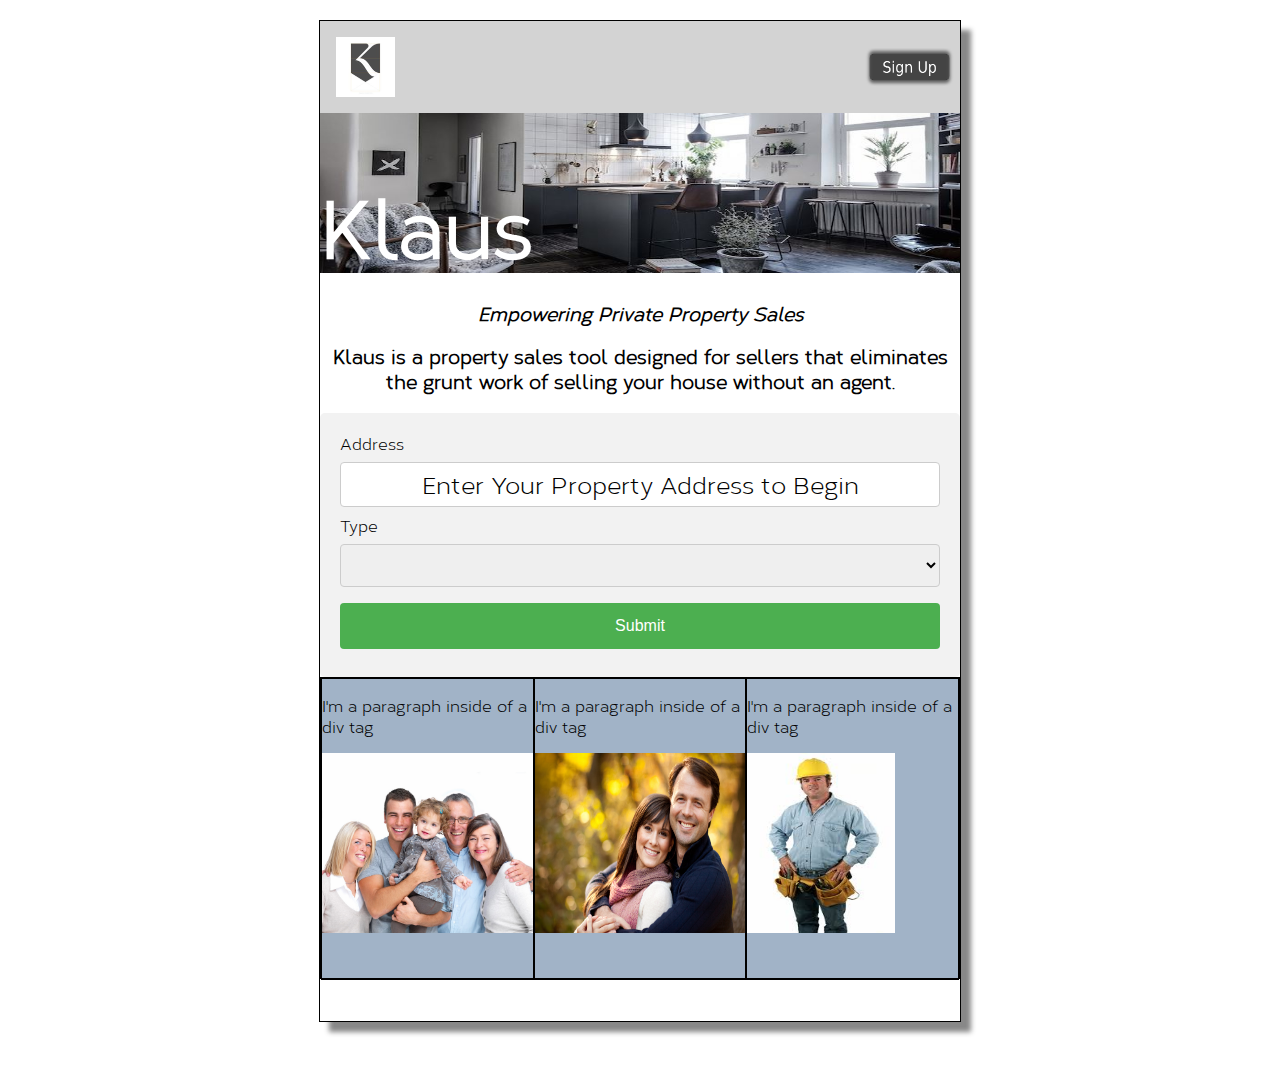
<file: index.html>
<!DOCTYPE HTML>
<html>
<head>
<script type="text/javascript" src="script.js"></script>
<link rel="stylesheet" type="text/css" href="css/main.css"
<meta charset="UTF-8">
<title>padding</title>
<header id="pageHeader">
<img id="logo" src="_images/kLogo.jpg"></img>
<img id="signupButton" src="_images/signupButton.png"></img>
</header>
<style>
input[type=text], select {
    width: 100%;
    padding: 12px 20px;
    margin: 8px 0;
    display: inline-block;
    border: 1px solid #ccc;
    border-radius: 4px;
    box-sizing: border-box;
}

input[type=submit] {
    width: 100%;
    background-color: #4CAF50;
    color: white;
    padding: 14px 20px;
    margin: 8px 0;
    border: none;
    border-radius: 4px;
    cursor: pointer;
    font-size: 100%;
}

input[type=submit]:hover {
    background-color: #45a049;
}

</style>

</head>
<body>
	
  <div id="banner">
		
		<img id="homesBanImage" src="_images/StyleHome.jpg"></img>

		<h1>Klaus</h1>

	</div>
	<section class="Intro">
		<h3 style="font-style:italic;">
			Empowering Private Property Sales

		</h3>

		<h3>
			Klaus is a property sales tool designed for sellers that eliminates the grunt work of selling your house without an agent.
		</h3>
	</section>

<div id = "form">
  <form action="action_page.php">
    
    <!-- The Address Label and text box-->
    <label for="address">Address</label>
    <input type="text" id="address" style="padding:5px;" name="firstname" value ="Enter Your Property Address to Begin" onfocus="this.value='';" />

    <!--<label for="Suburb">Suburb</label>
    <select id="suburb" name="suburb">
      <option value="Remuera">Remuera</option>
      <option value="Ponsonby">Ponsonby</option>
      <option value="Mission Bay">Mission Bay</option>
      <option value="Mission Bay">Herne Bay</option>
      <option value="Mission Bay">Auckland Central</option>
    </select>-->
  

  <!-- The Type label and select options-->
  <label for="type" id="type" style="float:left;width:36.3%;display:inline-block;">Type</label>

  <select id="typeSelect" name="Type" >
     <option label="" selected></option>
      <option label="Apartment" name="gggg" value="Apartment" type="text" display="none" >Apartment</option>
      <option label="House" value="House">House</option>
      <option   label="Townhouse" value="Townhouse">Townhouse</option>
  </select>
  
 <!-- The Sale label and options-->

 <div id ="sally">
  <label id="saleLabel" for="sale">Sale</label>
   <!-- The Sale options-->
  <select id="sale" name "sale">
      <option id="Asking Price" label="Asking Price" name="Asking Price" value="Asking Price">Asking Price:</option>
      <option id="enquiresOver" label="House" value="House">Enquiries Over:</option>
      <option id="auctionDate" label="Townhouse" value="Townhouse">Auction Date:</option>
  </select>
  </div>

   <!-- The Duration label so as to display in-line-->
  <label for="duration" style="float:right;width:30.3%;display:none;" display="none">Duration</label> 

   <!-- The Duration label and options-->
   <select id="duration" name "duration" style="display:none;">
      <option id="twentyOne" label="twentyOne" name="twentyOne" value="twentyOne" type="text" display="none" onfocus="this.value=value">21 days</option>
      <option id="twentyEight" label="twentyEight" value="twentyEight">28 days</option>
      <option id="fortyTwo" label="fortyTwo" value="fortyTwo">42 days</option>
  </select>

   <!-- The Submit button-->
    <input type="submit" value="Submit">
  </form>
</div>

<section id="recommendations">
<div id="person1">
<p>I'm a paragraph inside of a div tag</p>
<img src="_images/family1.jpg" style="width:100%;height:60%;">
</div></img>

<div id="person2">
<p>I'm a paragraph inside of a div tag</p>
<img src="_images/workingMan.jpg" style="width:70%;height:60%;"></img>
</div>

<div id="person3">
<p>I'm a paragraph inside of a div tag</p>
<img src="_images/couple1.jpg" style="width:100%;height:60%;"></img>
</div>
</section>

</body>
</html>
</file>
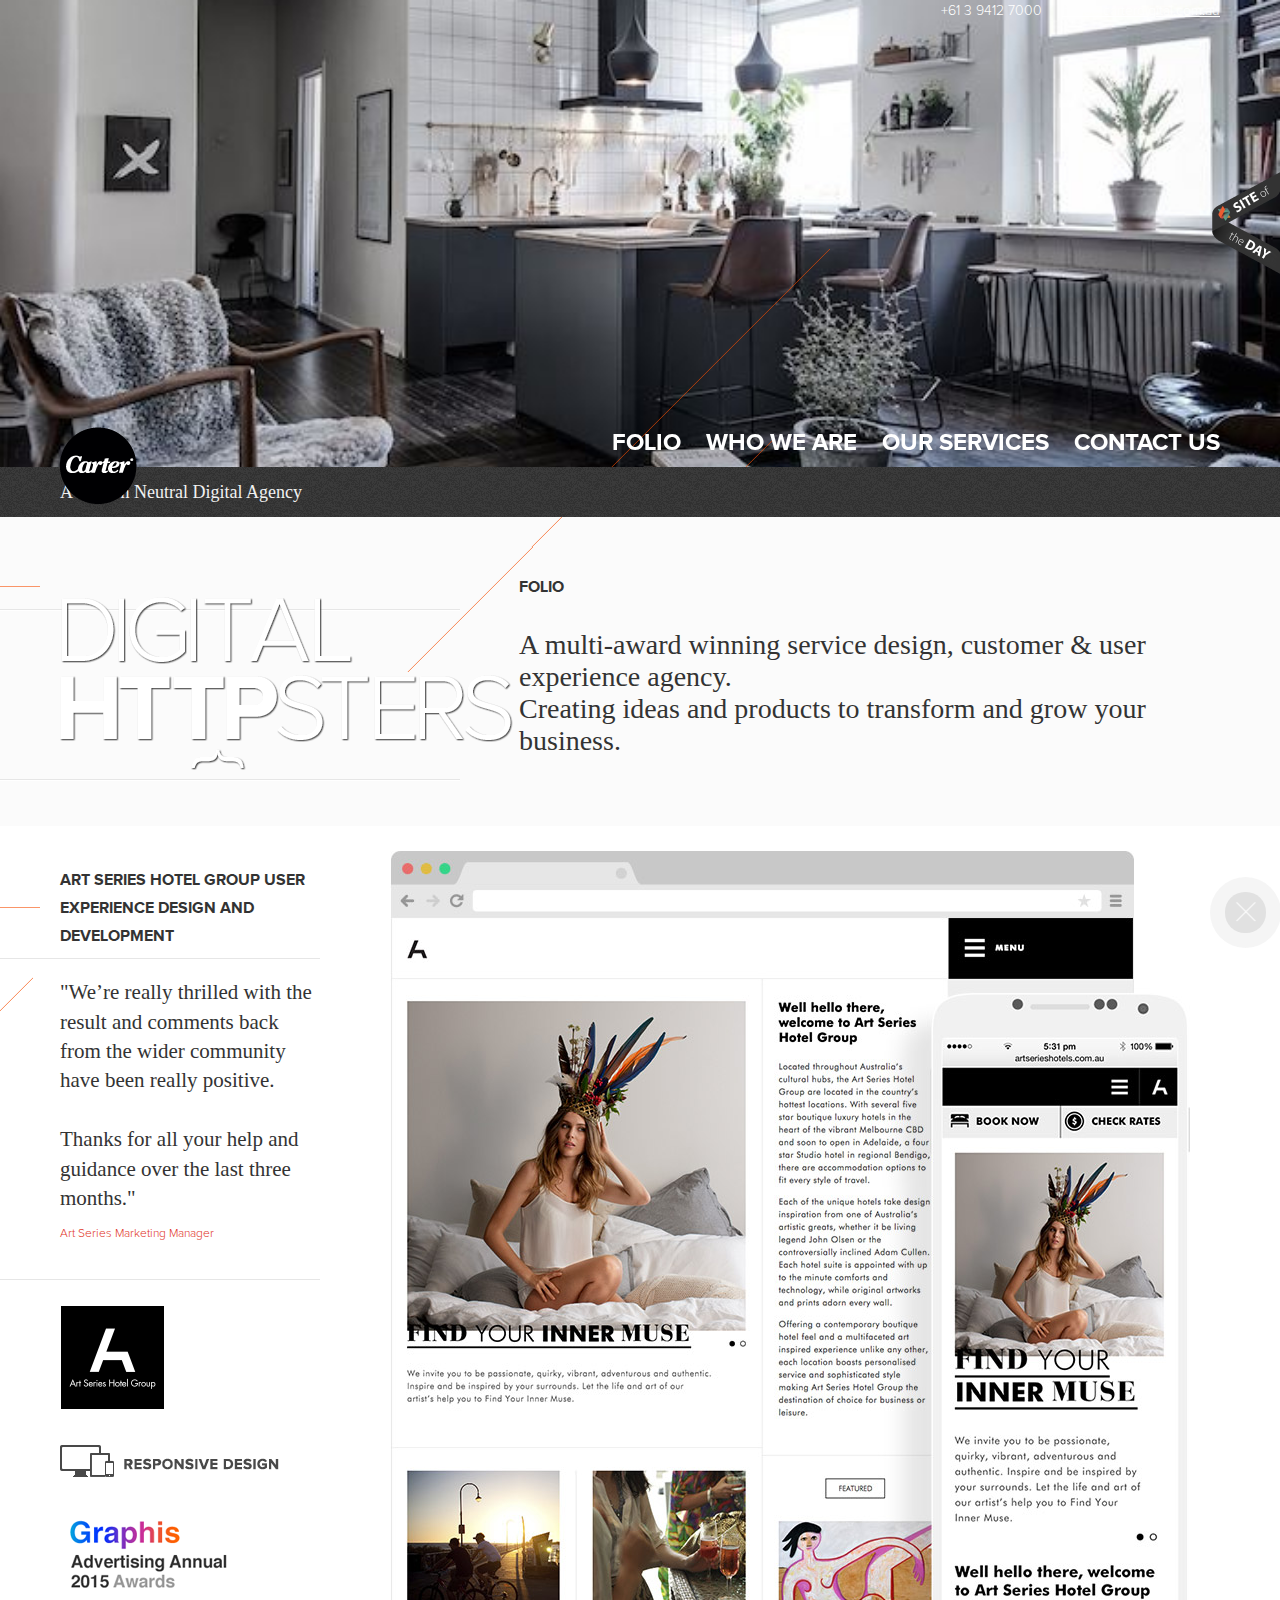
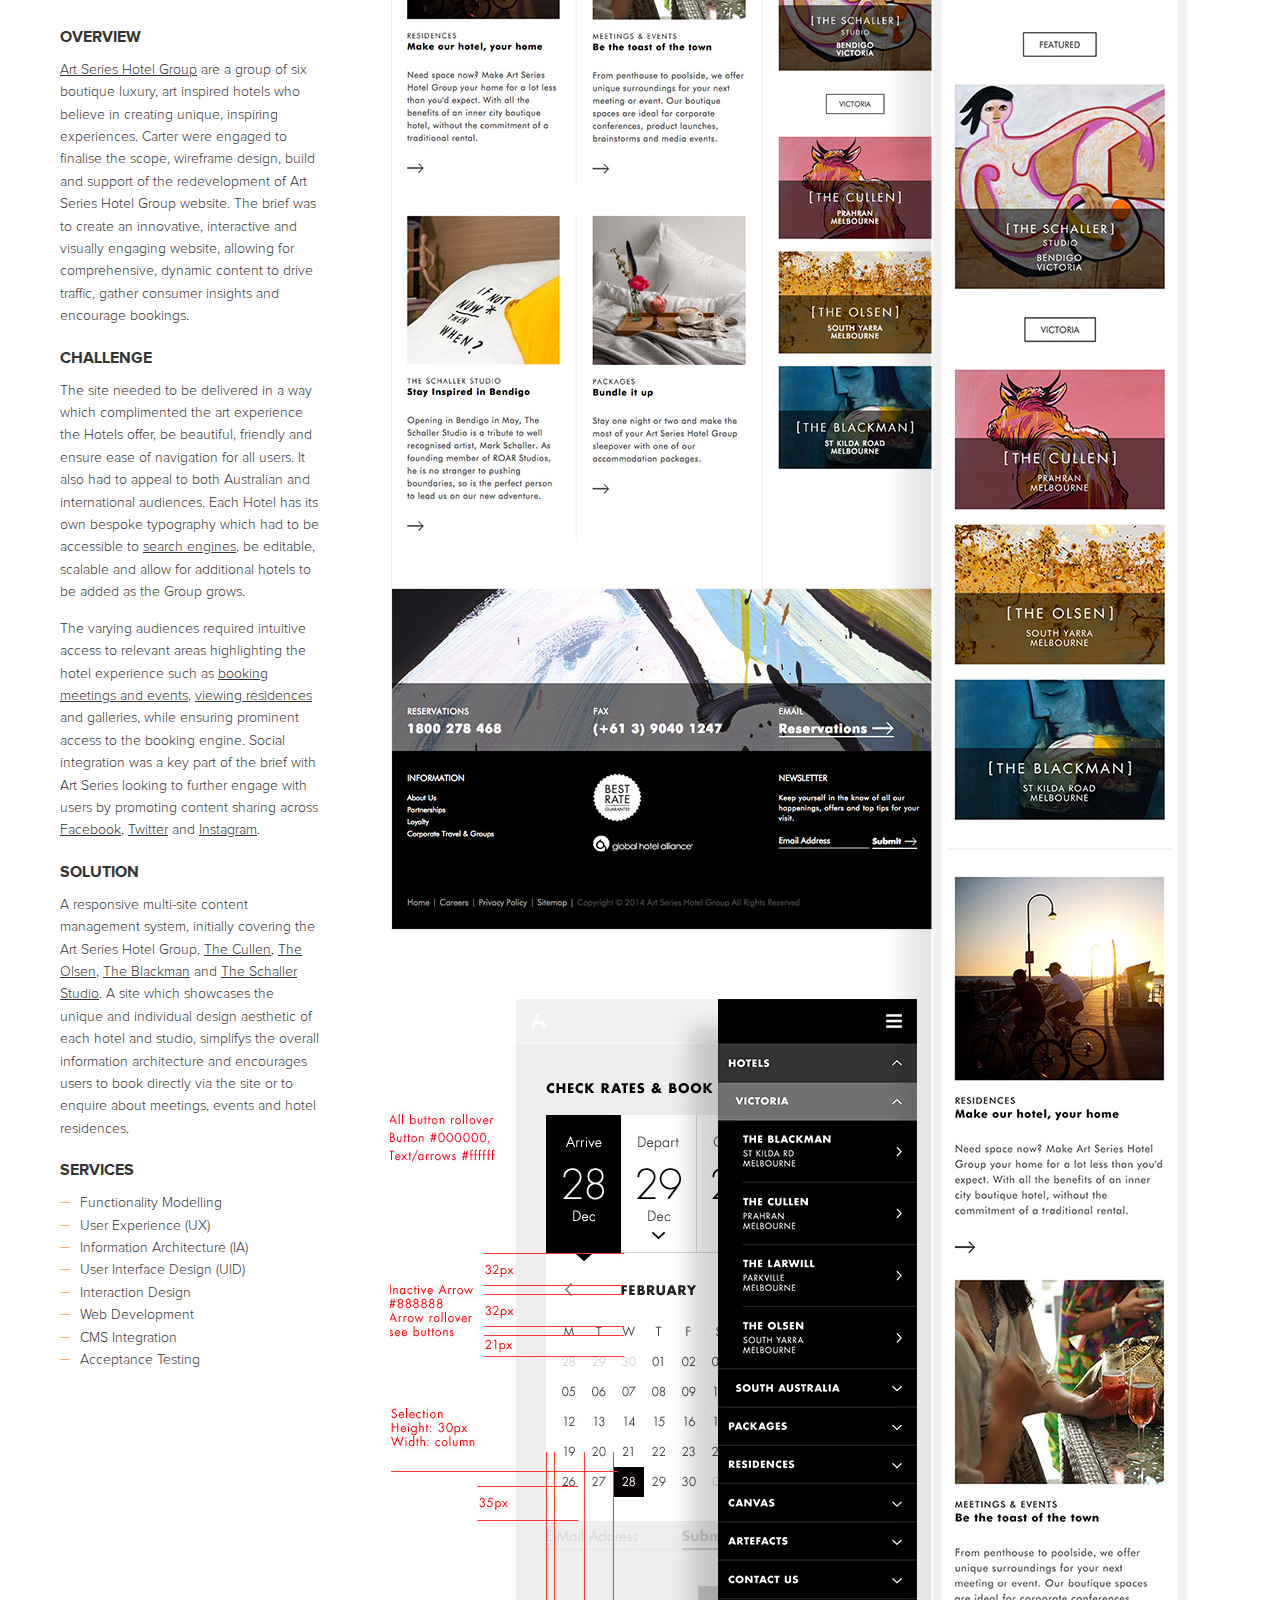
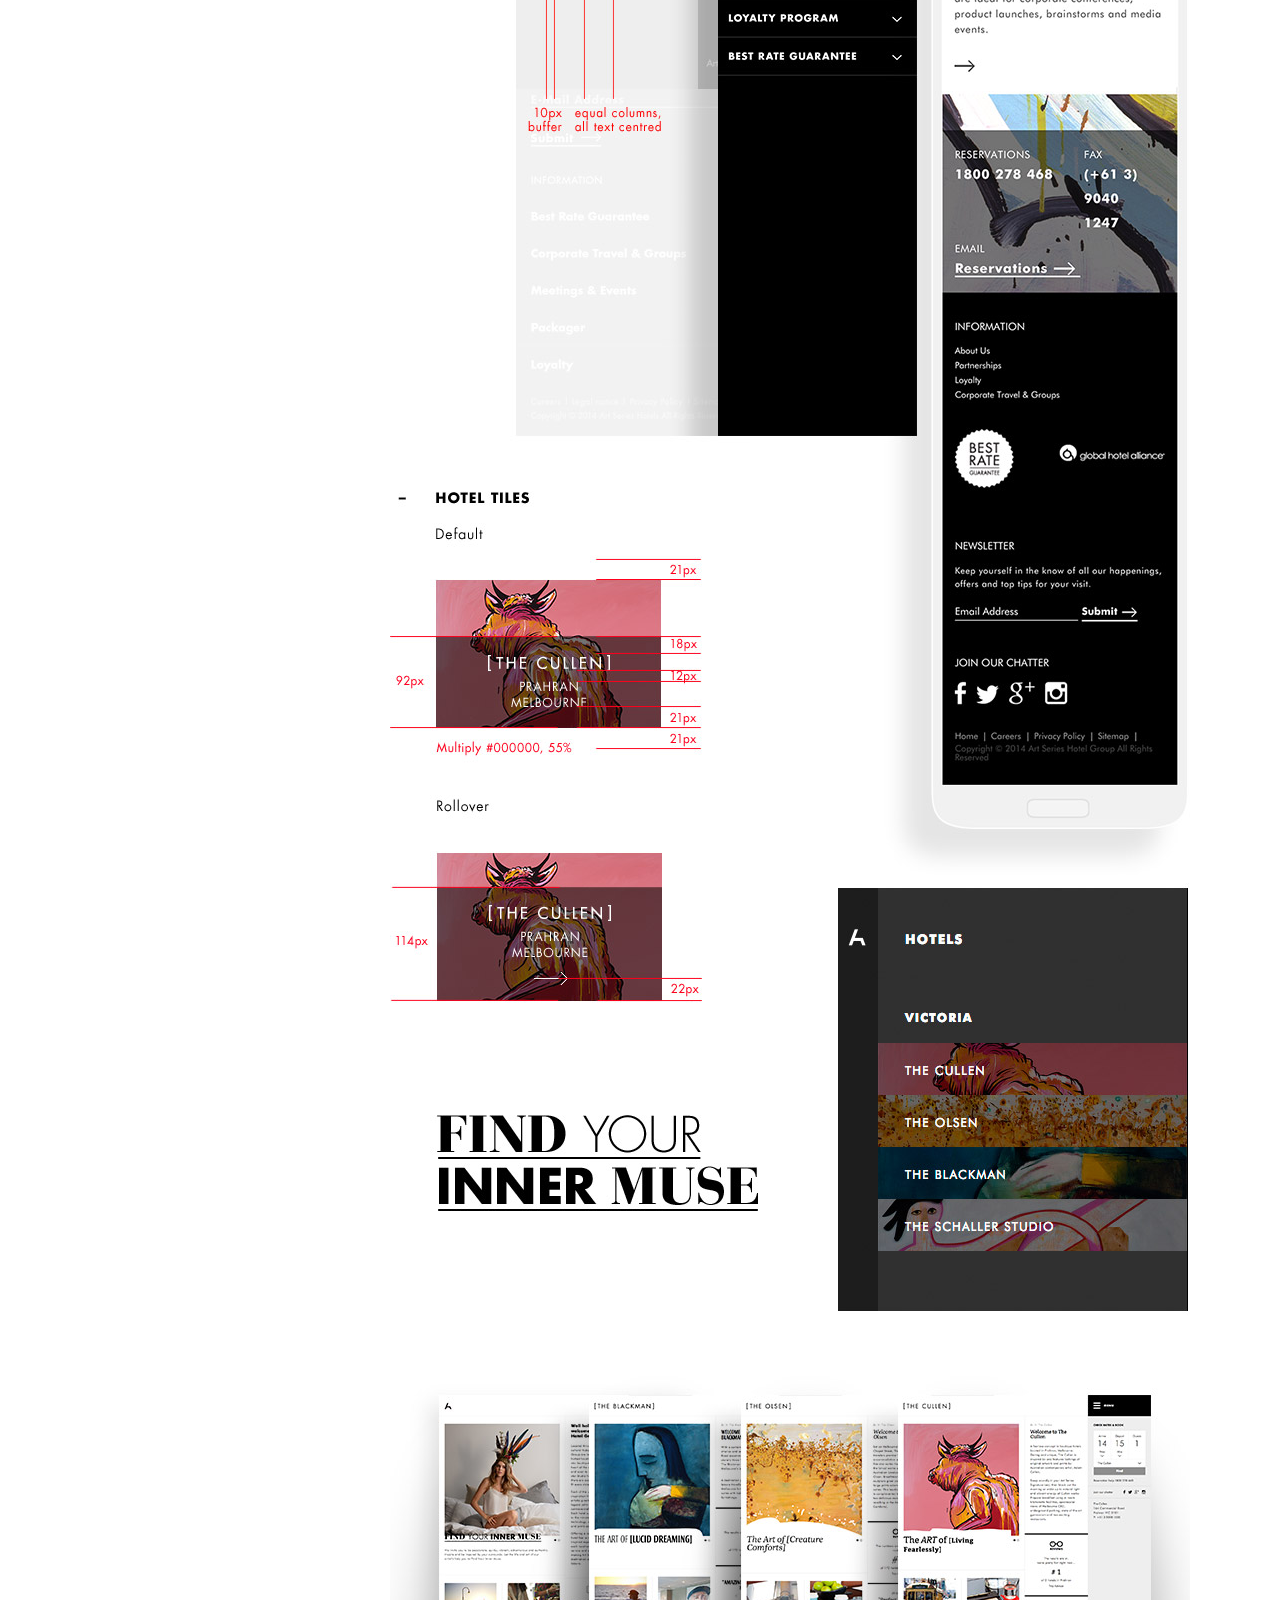
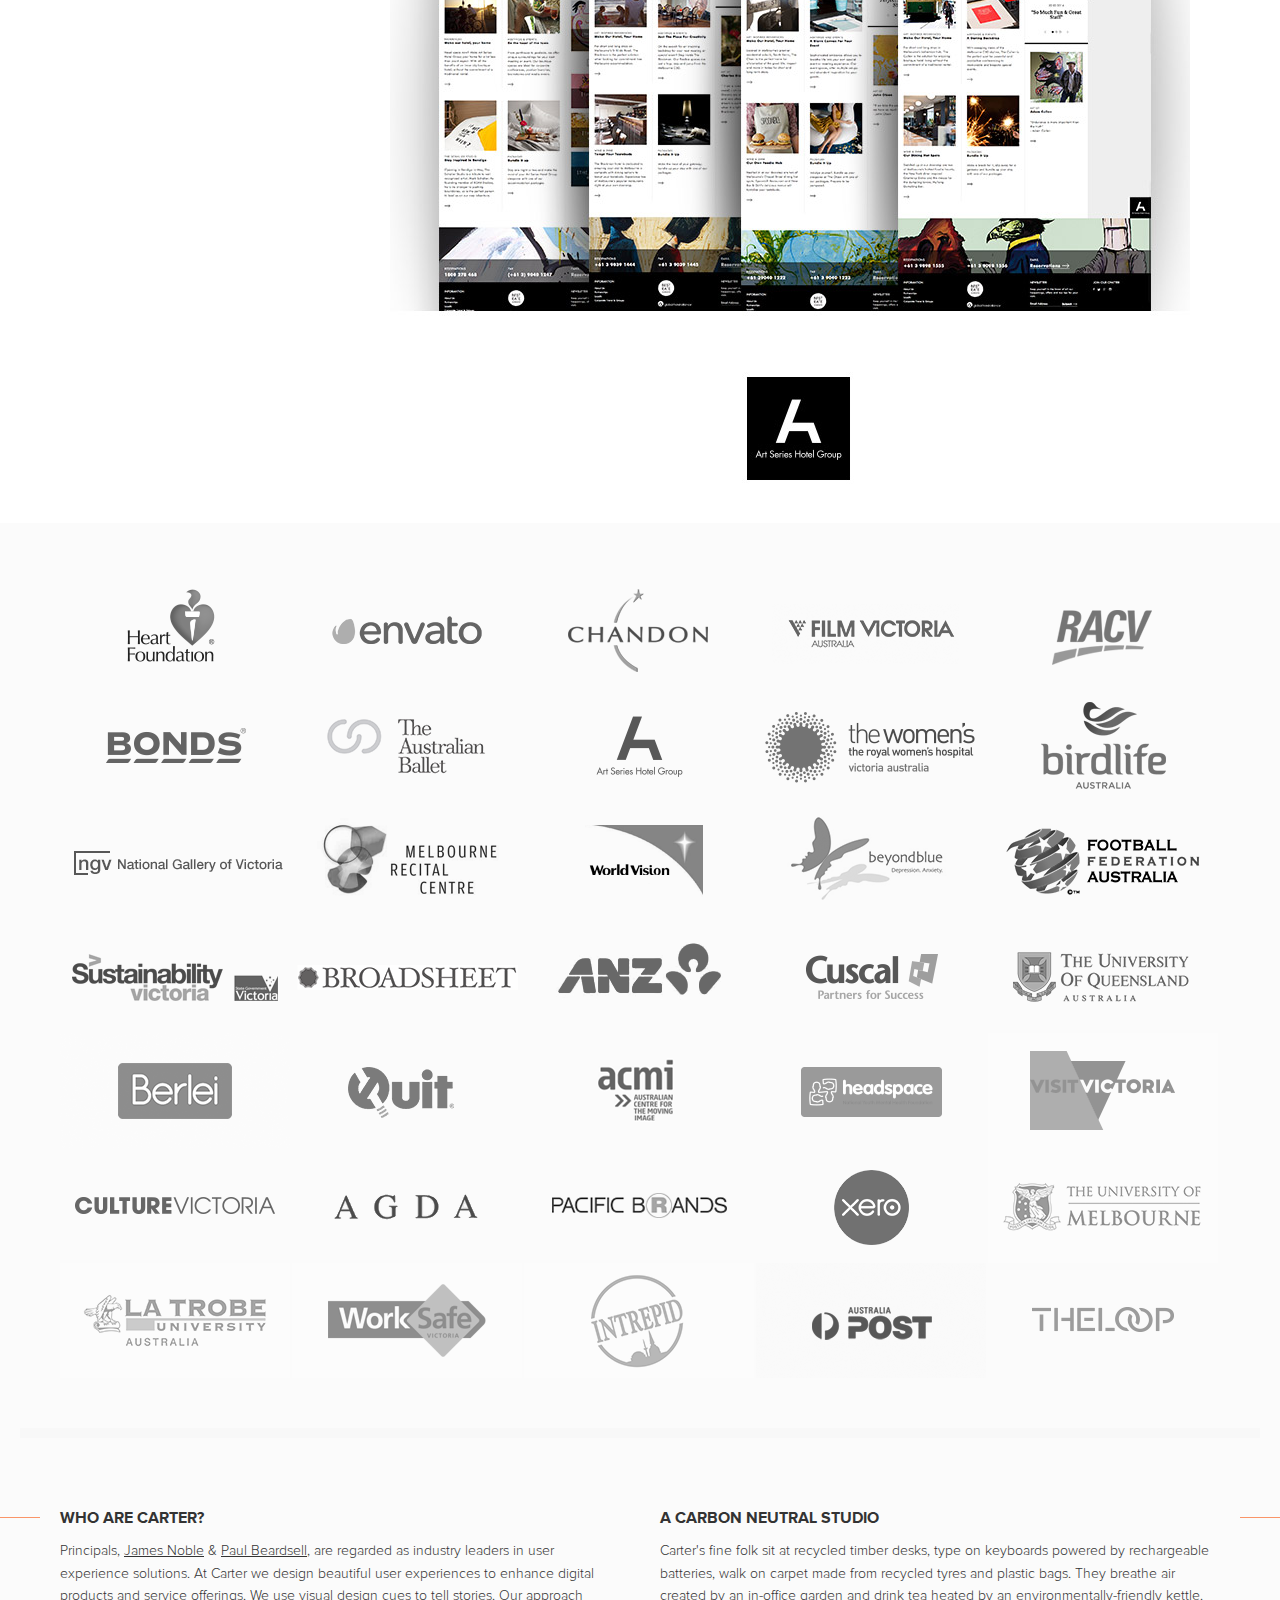
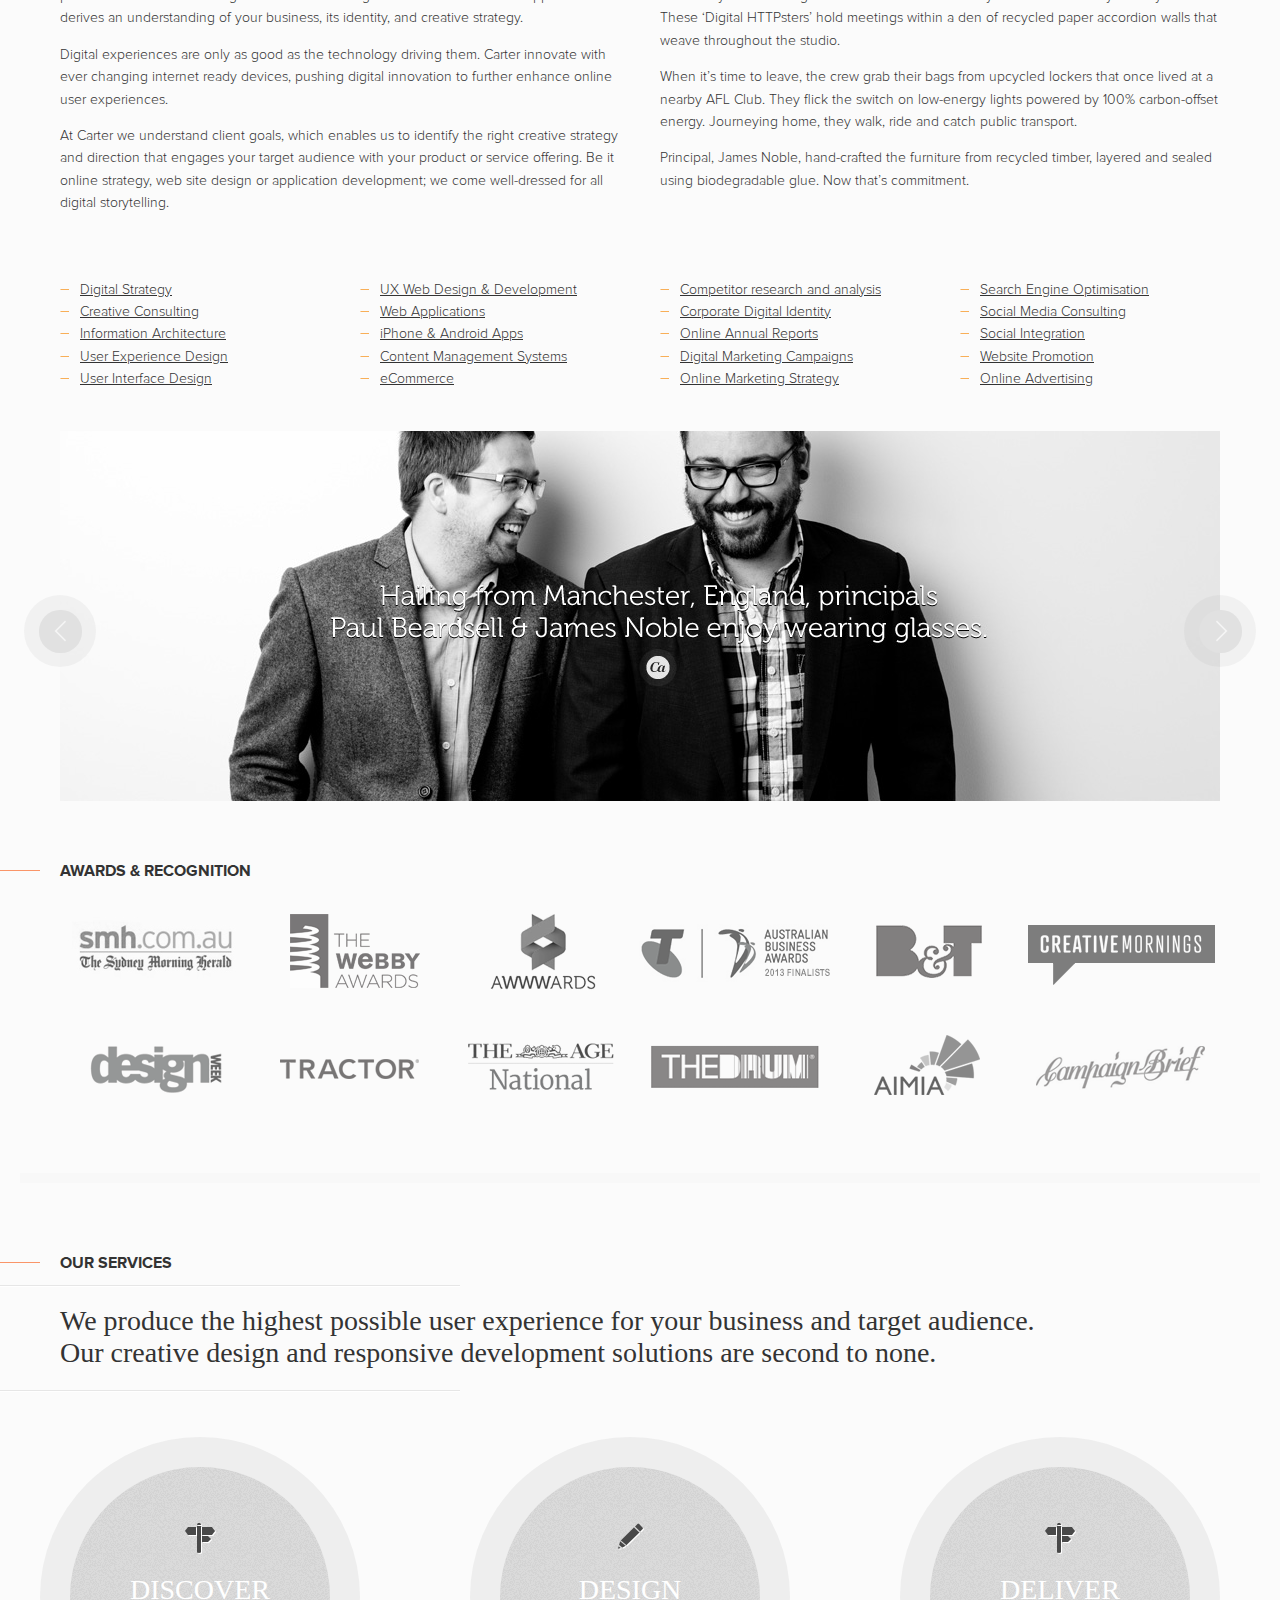
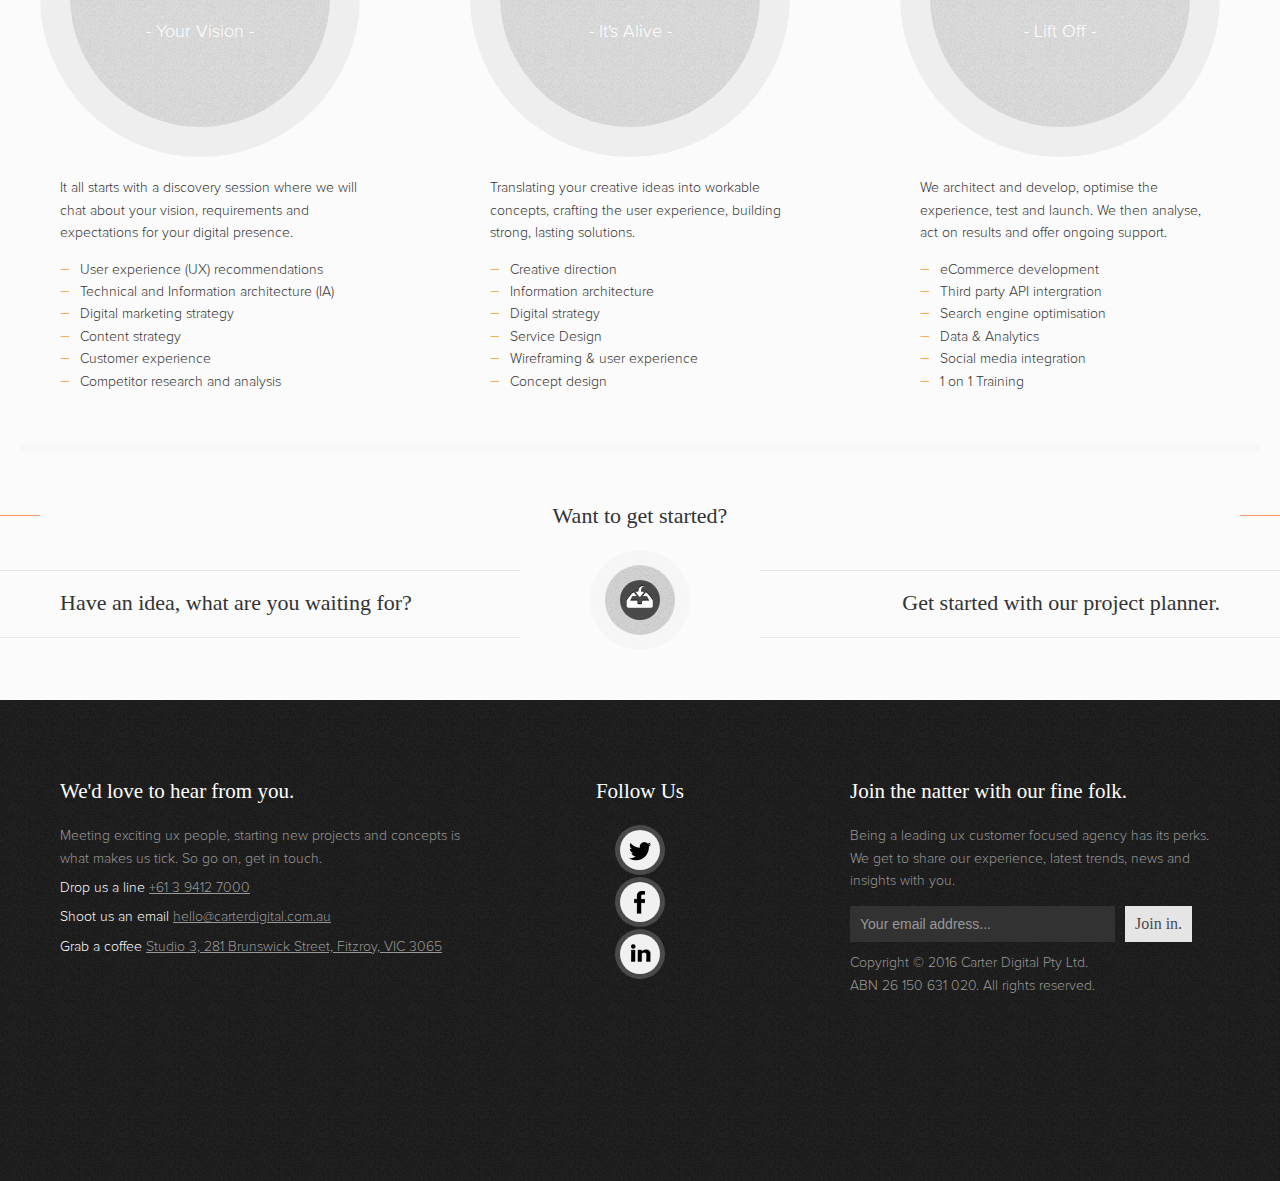
<file: carterdigital.com.au/projects/art-series-hotel-group-user-experience-design-and-development/index.html>
<!DOCTYPE html>
<!--[if lt IE 7]> <html lang="en" class="no-js ie6 ie"> <![endif]-->
<!--[if IE 7]>    <html lang="en" class="no-js ie7 ie"> <![endif]-->
<!--[if IE 8]>    <html lang="en" class="no-js ie8 ie"> <![endif]-->
<!--[if IE 9]>    <html lang="en" class="no-js ie9 ie"> <![endif]-->
<!--[if IE 10]>   <html lang="en" class="no-js ie10 ie"> <![endif]-->
<html class='no-js' lang='en'>

<!-- Mirrored from carterdigital.com.au/projects/art-series-hotel-group-user-experience-design-and-development/ by HTTrack Website Copier/3.x [XR&CO'2014], Wed, 29 Jun 2016 02:39:05 GMT -->
<!-- Added by HTTrack --><meta http-equiv="content-type" content="text/html;charset=utf-8" /><!-- /Added by HTTrack -->
<head>
	<meta charset="utf-8" />

	<title>Art Series Hotel Group User Experience Design and Development / Carter Digital</title>
	<meta name="keywords" content="responsive, hotel, user, experience, multi, website, iphone, ipad, mobile, tablet, interactive, booking, showcase, events" />
    <meta name="description" content="Art Series Hotel Group offers luxury accommodation and residences throughout Australia. Nothing short of UX awesome was required to bring their beauty, luxury and impeccable service to life online." />

    <meta name="eecache" content="222" />

    <meta name="author" content="Carter Digital - http://www.carterdigital.com.au"/>
    <meta name="robots" content="INDEX,FOLLOW"/>
    <link rel="shortcut icon" href="../../favicon.png" />
    <link rel="apple-touch-icon" href="#" />

    <meta name="viewport" content="width=device-width, maximum-scale=1.0, user-scalable=yes">

	<link rel="stylesheet" href="../../css/styles.css" type="text/css" />

	<link rel="apple-touch-icon" href="../../images/icon-120%402x.png">
	<link rel="apple-touch-icon" sizes="76x76" href="../../images/icon-76%401x.png">
	<link rel="apple-touch-icon" sizes="120x120" href="../../images/icon-120%402x.png">
	<link rel="apple-touch-icon" sizes="152x152" href="../../images/icon-152%402x.png">

	
    <!--[if IE]>
	<link rel="stylesheet" href="/css/ie.css" type="text/css" />
	<![endif]-->

	<!-- <script type="text/javascript" src="https://getfirebug.com/firebug-lite.js"></script> -->
	<!--<script type="text/javascript" src="/js/jquery.validate.js"></script>-->
	<!--<script type="text/javascript" src="/js/jquery.color.js"></script>-->
	<!--<script type="text/javascript" src="js/jquery.animation.easing.js"></script>-->
	<!--<script type="text/javascript" src="/js/jquery.wiggle.js"></script>-->

	<script src="http://use.typekit.com/szm2qoa.js"></script>
	<script>try{Typekit.load();}catch(e){}</script>
	<script>

	  var _gaq = _gaq || [];
	  _gaq.push(['_setAccount', 'UA-20842203-1']);
	  _gaq.push(['_trackPageview']);

	  (function() {
	    var ga = document.createElement('script'); ga.type = 'text/javascript'; ga.async = true;
	    ga.src = ('https:' == document.location.protocol ? 'https://' : 'http://') + 'stats.g.doubleclick.net/dc.js';
	    var s = document.getElementsByTagName('script')[0]; s.parentNode.insertBefore(ga, s);
	  })();

	</script>
</head>
<body>

<div id="custom_header">

<!-- Header Top -->
<div id="header_top">
	<div class="container">
		<p>+61 3 9412 7000 &nbsp;&nbsp;&nbsp;&nbsp;<a href="mailto:hello@carterdigital.com.au">hello@carterdigital.com.au</a></p>
	</div>
</div>

<!-- Header -->
<div id="fake_nav" class="nav">
	<div class="container">
		<ul>
			<li><a data-rel="#folio" href="../../index.html#!/folio">Folio</a></li>
			<li><a data-rel="#about" href="../../index.html#!/about">Who we are</a></li>
			<li><a data-rel="#services" href="../../index.html#!/services">Our Services</a></li>
			<!-- <li><a href="#">Blog</a></li> -->
			<!-- <li><a href="#">Careers</a></li> -->
			<li><a data-rel="#footer" href="../../index.html#!/footer">Contact Us</a></li>
		</ul>
	</div>
	<div class="clear"></div>
</div>
<!-- Header -->

<!-- Hero -->
<div id="header">
	<a id="site_of_the_day" href="http://www.awwwards.com/web-design-awards/carter-digital"></a>
	<div class="container">
		<h3 class="logo">
			<a href="../../index.html#!/header/">
				<img src="../../images/layout/carter-digital-logo.png" alt="carter-digital" />
			</a>
		</h3>
		<h3 id="hero">
			<span class="hero_crop">
				<img src="../../images/layout/digital-httpsters.png" alt="digital-httpsters" width="459" />
			</span>
			<div class="moustache"></div>
		</h3>
		<div class="lines"></div>
		<div class="lines2"></div>
	</div>
</div>
<!-- Hero -->

</div>

<!-- Nav -->
<div id="nav" class="nav">
	<div class="container">
		<h3 class="logo">
			<a href="../../index.html#!/header/">
				<img src="../../images/layout/nav-carter-logo.png" alt="carter-digital" />
			</a>
		</h3>
		<h2>A Carbon Neutral Digital Agency</h2>
		<ul>
			<li><a data-rel="#folio" href="../../index.html#!/folio">Folio</a></li>
			<li><a data-rel="#about" href="../../index.html#!/about">Who we are</a></li>
			<li><a data-rel="#services" href="../../index.html#!/services">Our Services</a></li>
			<!-- <li><a href="#">Blog</a></li> -->
			<!-- <li><a href="#">Careers</a></li> -->
			<li><a data-rel="#footer" href="../../index.html#!/footer">Contact Us</a></li>
		</ul>
	</div>

</div>
<div id="nav_space"><br /></div>
<!-- Nav -->




<div id="folio">
	
	<div class="container">
		<!-- Section Title -->
		<h3><span class="marker"></span>Folio</h3>
		
		<div class="section_heading">
			<div class="inner">
				<h1>A multi-award winning service design, customer & user experience agency. <br />
Creating ideas and products to transform and grow your business.</h1>
			</div>
		</div>
	</div>
	
	
	<!-- Folio Single -->
	<div id="folio_single" class="active">
		
		<div class="container" style="z-index:98">
		
			<div id="folio_nav">
				<a href="../../index.html#!/folio" id="folio_close"><span class="outer"></span><span class="inner"></span></a>
			</div>
			
		</div>
		
		<div id="ajax_load" style="padding:25px 0;">
			<div class="container">
<div class="content">

	<div class="client_meta">
		<!-- <a href="#"><img src="" alt="art-series-hotel-group-user-experience-design-and-development" /></a> -->
		<h3><span class="marker"></span>Art Series Hotel Group User Experience Design and Development</h3>
	</div>

		<div class="quote">
		<div class="line"></div>
		<div class="inner">
		<blockquote>"We’re really thrilled with the result and comments back from the wider community have been really positive.<br />
<br />
Thanks for all your help and guidance over the last three months."</blockquote>
					<p>Art Series Marketing Manager</p>
				</div>
	</div>
	
	<p><img alt="Art Series Hotel Group" src="../../images/uploads/art-series-hotel-logo.png" style="height:103px; width:104px" /></p>

<p><img alt="" src="../../images/uploads/responsive-design.png" style="height:60px; width:250px" /></p>

<p><img alt="" src="../../images/uploads/graphis-2015-gold-award.png" /></p>

<h3>OVERVIEW</h3>

<p><a href="http://www.artserieshotels.com.au/" id="Visit Art Series Hotel Group" target="_blank">Art Series Hotel Group</a> are a group of six boutique luxury, art inspired hotels who believe in creating unique, inspiring experiences. Carter were engaged to finalise the scope, wireframe design, build and support of the redevelopment of Art Series Hotel Group website. The brief was to create an innovative, interactive and visually engaging website, allowing for comprehensive, dynamic content to drive traffic, gather consumer insights and encourage bookings.</p>

<h3>CHALLENGE</h3>

<p>The site needed to be delivered in a way which complimented the art experience the Hotels offer, be beautiful, friendly and ensure ease of navigation for all users. It also had to appeal to both Australian and international audiences. Each Hotel has its own bespoke typography which had to be accessible to <a href="https://www.google.com.au/search?q=hotel+melbourne&amp;rlz=1C5CHFA_enAU505AU505&amp;oq=hotel+melbourne&amp;aqs=chrome..69i57j69i65j69i60l3.8079j0j4&amp;sourceid=chrome&amp;es_sm=91&amp;ie=UTF-8#q=art+hotels+melbourne&amp;safe=off" target="_blank">search engines</a>, be editable, scalable and allow for additional hotels to be added as the Group grows.</p>

<p>The varying audiences required intuitive access to relevant areas highlighting the hotel experience such as <a href="http://www.artserieshotels.com.au/conferences/" target="_blank">booking meetings and events</a>, <a href="http://www.artserieshotels.com.au/residences/" target="_blank">viewing residences</a> and galleries, while ensuring prominent access to the booking engine. Social integration was a key part of the brief with Art Series looking to further engage with users by promoting content sharing across <a href="https://www.facebook.com/artserieshotels" target="_blank">Facebook</a>, <a href="https://twitter.com/artserieshotels" target="_blank">Twitter</a> and <a href="http://instagram.com/artserieshotelgroup" target="_blank">Instagram</a>. &nbsp;</p>

<h3>SOLUTION</h3>

<p>A responsive multi-site content management system, initially covering the Art Series Hotel Group, <a href="http://www.artserieshotels.com.au/cullen/" target="_blank">The Cullen</a>, <a href="http://www.artserieshotels.com.au/olsen/" target="_blank">The Olsen</a>, <a href="http://www.artserieshotels.com.au/blackman/" target="_blank">The Blackman</a> and <a href="http://www.artserieshotels.com.au/schaller/" target="_blank">The Schaller Studio</a>. A site which showcases the unique and individual design aesthetic of each hotel and studio, simplifys the overall information architecture and encourages users to book directly via the site or to enquire about meetings, events and hotel residences.</p>

<h3>SERVICES</h3>

<ul>
	<li>Functionality Modelling</li>
	<li>User Experience (UX)</li>
	<li>Information Architecture (IA)</li>
	<li>User Interface Design (UID)</li>
	<li>Interaction Design</li>
	<li>Web Development</li>
	<li>CMS Integration</li>
	<li>Acceptance Testing</li>
</ul>

	<a id="back_to_top"></a>
</div>

<div class="images">
	
	<div class="image">
		
		<img src="../../images/uploads/art-series-hotel-ux-design-development.jpg" alt="Art Series Hotel UX Design and Development" width="800" height="3681" />
		
	</div>
	
	<div class="image">
		
		<img src="../../images/uploads/art-series-hotel-multisite-ux-development.jpg" alt="Art Series Hotel Multi-site UX Development" width="800" height="766" />
		
	</div>
	
</div>

<div class="clear"></div>
</div>

		</div>
		
	</div>

</div>
<script type="text/javascript">
	(function($){
		$(document).ready(function()
		{
			setTimeout(function(){$('a').unbind('click');}, 50);
		});
	})(jQuery);
</script>




<div class="container">
<div class="section" id="clients">
	
	
	<div class="client">
				<a href="../heart-foundation-of-australia-strategy-customer-and-digital-experience/index.html" style="background-image: url(../../images/uploads/logo-heartfoundation.png);" target="_blank">
			<img src="../../images/uploads/logo-heartfoundation-greyscale.png" alt="The Australian Heart Foundation" />
		</a>
			</div>
	
	<div class="client">
				<a href="../../index.html#!/projects/creative-new-website-for-aussie-start-up-envato/" style="background-image: url(../../images/uploads/logo-envato.png);" target="_blank">
			<img src="../../images/uploads/logo-envato-greyscale.png" alt="Envato" />
		</a>
			</div>
	
	<div class="client">
				<a href="../lvmh-domain-chandon-responsive-digital-website-user-experience/index.html" style="background-image: url(../../images/uploads/logo-chandon.png);" target="_blank">
			<img src="../../images/uploads/logo-chandon-greyscale.png" alt="Domain Chandon" />
		</a>
			</div>
	
	<div class="client">
				<a href="http://www.film.vic.gov.au/" style="background-image: url(../../images/uploads/film-victoria-logo-hover.png);" target="_blank">
			<img src="../../images/uploads/film-victoria-logo.png" alt="Film Victoria" />
		</a>
			</div>
	
	<div class="client">
				<a href="http://www.racv.com.au/" style="background-image: url(../../images/uploads/logo-racv.png);" target="_blank">
			<img src="../../images/uploads/logo-racv-greyscale.png" alt="RACV" />
		</a>
			</div>
	
	<div class="client">
				<a href="../../index.html#!/projects/bonds-digital-customer-experience/" style="background-image: url(../../images/uploads/bonds_logo_hover.png);" target="_blank">
			<img src="../../images/uploads/bonds_logo.png" alt="Bonds Australia" />
		</a>
			</div>
	
	<div class="client">
				<a href="https://www.australianballet.com.au/" style="background-image: url(../../images/uploads/logo-australianballet-hover.png);" target="_blank">
			<img src="../../images/uploads/logo-australianballet.png" alt="The Australian Ballet" />
		</a>
			</div>
	
	<div class="client">
				<a href="../../index.html#!/projects/art-series-hotel-group-user-experience-design-and-development/" style="background-image: url(../../images/uploads/artseries-hotels-logo-hover.png);" target="_blank">
			<img src="../../images/uploads/artseries-hotels-logo.png" alt="The Art Series Hotel Group" />
		</a>
			</div>
	
	<div class="client">
				<a href="../../index.html#!/projects/responsive-website-design-of-the-royal-womens-hospital-melbourne/" style="background-image: url(../../images/uploads/the-royal-womens-hospital.png);" target="_blank">
			<img src="../../images/uploads/the-royal-womens-hospital-hover.png" alt="The Woman's Hospital" />
		</a>
			</div>
	
	<div class="client">
				<a href="../../index.html#!/projects/birdlife-australia/" style="background-image: url(../../images/uploads/birdlife-logo-hover.png);" target="_blank">
			<img src="../../images/uploads/birdlife-logo.png" alt="Birdlife Austalia" />
		</a>
			</div>
	
	<div class="client">
				<a href="../../index.html#!/projects/ngv-melbourne-now-responsive-website-android-and-ios-apps/" style="background-image: url(../../images/uploads/national-gallery-victoria-hover.png);" target="_blank">
			<img src="../../images/uploads/national-gallery-victoria.png" alt="National Gallery Victoria" />
		</a>
			</div>
	
	<div class="client">
				<a href="http://www.melbournerecital.com.au/" style="background-image: url(../../images/uploads/recital_centre_logo_hover.png);" target="_blank">
			<img src="../../images/uploads/recital_centre_logo.png" alt="Melbourne Recital Centre" />
		</a>
			</div>
	
	<div class="client">
				<a href="../../index.html#!/projects/world-vision/" style="background-image: url(../../images/uploads/world-vision-hover.png);" target="_blank">
			<img src="../../images/uploads/world-vision.png" alt="World Vision Australia" />
		</a>
			</div>
	
	<div class="client">
				<a href="https://www.beyondblue.org.au/" style="background-image: url(../../images/uploads/logos-beyond-blue-hover.png);" target="_blank">
			<img src="../../images/uploads/logos-beyond-blue.png" alt="Beyond Blue" />
		</a>
			</div>
	
	<div class="client">
				<a href="../../index.html#!/projects/football-federation-australia-you-power-the-game" style="background-image: url(../../images/uploads/ffa-logo.png);" target="_blank">
			<img src="../../images/uploads/ffa-logo-bw.png" alt="Football Federation Australia" />
		</a>
			</div>
	
	<div class="client">
				<a href="http://www.vic.gov.au/" style="background-image: url(../../images/uploads/sustainability-victoria-logo-hover.png);" target="_blank">
			<img src="../../images/uploads/sustainability-victoria-logo.png" alt="Sustainability / State Gov Victoria" />
		</a>
			</div>
	
	<div class="client">
				<a href="http://www.broadsheet.com.au/melbourne/food-and-drink/article/moran-cato-building-basement-rooftop" style="background-image: url(../../images/uploads/broadsheet-logo-hover.png);" target="_blank">
			<img src="../../images/uploads/broadsheet-logo.png" alt="Broadsheet Sydney and Melbourne" />
		</a>
			</div>
	
	<div class="client">
				<a href="http://www.anz.com.au/" style="background-image: url(../../images/uploads/anz-logo-hover.png);" target="_blank">
			<img src="../../images/uploads/anz-logo.png" alt="ANZ Bank" />
		</a>
			</div>
	
	<div class="client">
				<a href="https://www.cuscal.com.au/mobile-payments" style="background-image: url(../../images/uploads/cuscal_logo_hover.png);" target="_blank">
			<img src="../../images/uploads/cuscal_logo.png" alt="Cuscal Australia" />
		</a>
			</div>
	
	<div class="client">
				<a href="http://gci.uq.edu.au/" style="background-image: url(../../images/uploads/queensland-university-gci-logo-hover.png);" target="_blank">
			<img src="../../images/uploads/queensland-university-gci-logo.png" alt="Queensland University / Global Change Institute" />
		</a>
			</div>
	
	<div class="client">
				<a href="../../index.html#!/projects/berlei-the-ultimate-increase-in-ecommerce-conversion-optimisation/" style="background-image: url(../../images/uploads/berlei-logo-hover.gif);" target="_blank">
			<img src="../../images/uploads/berlei-logo.gif" alt="Berlei Australia" />
		</a>
			</div>
	
	<div class="client">
				<a href="http://www.quit.org.au/" style="background-image: url(../../images/uploads/quit-victoria-logo-hover.png);" target="_blank">
			<img src="../../images/uploads/quit-victoria-logo.png" alt="Quit Victoria" />
		</a>
			</div>
	
	<div class="client">
				<a href="../../index.html#!/projects/acmi-gamemasters" style="background-image: url(../../images/uploads/acmi-logo-hover.png);" target="_blank">
			<img src="../../images/uploads/acmi-logo.png" alt="ACMI" />
		</a>
			</div>
	
	<div class="client">
				<a href="../../index.html#!/projects/the-fifth-army-headspace-cotton-on-foundation/" style="background-image: url(../../images/uploads/headspace-logo-hover.png);" target="_blank">
			<img src="../../images/uploads/headspace-logo-clients.png" alt="Headspace" />
		</a>
			</div>
	
	<div class="client">
				<a href="http://www.visitvictoria.com/" style="background-image: url(../../images/uploads/logo-visit-victoria.png);" target="_blank">
			<img src="../../images/uploads/logo-visit-victoria-bw.png" alt="Visit Victoria" />
		</a>
			</div>
	
	<div class="client">
				<a href="../../index.html#!/projects/culture-victoria-150-years-of-historical-content/" style="background-image: url(../../images/uploads/cv_logo_hover.png);" target="_blank">
			<img src="../../images/uploads/cv_logo.png" alt="Culture Victoria" />
		</a>
			</div>
	
	<div class="client">
				<a href="http://www.agda.com.au/" style="background-image: url(../../images/uploads/agda-logo-hover.png);" target="_blank">
			<img src="../../images/uploads/agda-logo.png" alt="Australian Graphic Design Association" />
		</a>
			</div>
	
	<div class="client">
				<a href="http://www.pacificbrands.com.au/" style="background-image: url(../../images/uploads/pacific_brands_logo_hover.png);" target="_blank">
			<img src="../../images/uploads/pacific_brands_logo.png" alt="Pacific Brands Pty Ltd" />
		</a>
			</div>
	
	<div class="client">
				<a href="https://www.xero.com/au" style="background-image: url(../../images/uploads/xero-accounting-logo-hover.png);" target="_blank">
			<img src="../../images/uploads/xero-accounting-logo.png" alt="Xero: Accounting Software & Online Bookkeeping" />
		</a>
			</div>
	
	<div class="client">
				<a href="http://www.unimelb.edu.au/" style="background-image: url(../../images/uploads/logo-university-melbourne.png);" target="_blank">
			<img src="../../images/uploads/logo-university-melbourne-bw.png" alt="University of Melbourne" />
		</a>
			</div>
	
	<div class="client">
				<a href="http://www.latrobe.edu.au/" style="background-image: url(../../images/uploads/logo-latrobe-university.png);" target="_blank">
			<img src="../../images/uploads/logo-latrobe-university-bw.png" alt="Latrobe University" />
		</a>
			</div>
	
	<div class="client">
				<a href="http://www.worksafe.vic.gov.au/" style="background-image: url(../../images/uploads/logo-worksafe.png);" target="_blank">
			<img src="../../images/uploads/logo-worksafe-bw.png" alt="Worksafe Victoria" />
		</a>
			</div>
	
	<div class="client">
				<a href="http://www.intrepidtravel.com/" style="background-image: url(../../images/uploads/logo-intrepid-travel.png);" target="_blank">
			<img src="../../images/uploads/logo-intrepid-travel-bw.png" alt="Intrepid Travel" />
		</a>
			</div>
	
	<div class="client">
				<a href="http://www.auspost.com.au/" style="background-image: url(../../images/uploads/australia-post-logo-hover.png);" target="_blank">
			<img src="../../images/uploads/australia-post-logo.png" alt="Australia Post" />
		</a>
			</div>
	
	<div class="client">
				<a href="../../index.html#!/projects/the-loop-ux-design/" style="background-image: url(../../images/uploads/the-loop-logo-hover.png);" target="_blank">
			<img src="../../images/uploads/the-loop-logo.png" alt="The Loop" />
		</a>
			</div>
	
	<div class="clear"></div>
	
</div>
</div>




<div class="section_mask" id="about_mask">
<div class="container">
<div class="section" id="about">

	
	<div class="col_6">
		<h3>Who are Carter?</h3>

<p>Principals, <a href="http://www.linkedin.com/in/mrjamesnoble" target="_blank" title="LinkedIn Profile">James Noble</a> &amp; <a href="http://twitter.com/#!/paulbeardsell" target="_blank" title="@paulbeardsell">Paul Beardsell</a>, are regarded as industry leaders in user experience solutions. At Carter we design beautiful user experiences to enhance digital products and service offerings. We use visual design cues to tell stories. Our approach derives an understanding of your business, its identity, and creative strategy.</p>

<p>Digital experiences are only as good as the technology driving them. Carter innovate with ever changing internet ready devices, pushing digital innovation to further enhance online user experiences.</p>

<p>At Carter we understand client goals, which enables us to identify the right creative strategy and direction that engages your target audience with your product or service offering. Be it online strategy, web site design or application development; we come well-dressed for all digital storytelling.</p>
	</div>
	<div class="col_6 last">
		<h3>A carbon neutral studio</h3>

<p>Carter&#39;s fine folk sit at recycled timber desks, type on keyboards powered by rechargeable batteries, walk on carpet made from recycled tyres and plastic bags. They breathe air created by an in-office garden and drink tea heated by an environmentally-friendly kettle. These &lsquo;Digital HTTPsters&rsquo; hold meetings within a den of recycled paper accordion walls that weave throughout the studio.</p>

<p>When it&rsquo;s time to leave, the crew grab their bags from upcycled lockers that once lived at a nearby AFL Club. They flick the switch on low-energy lights powered by 100% carbon-offset energy. Journeying home, they walk, ride and catch public transport.</p>

<p>Principal, James Noble, hand-crafted the furniture from recycled timber, layered and sealed using biodegradable glue. Now that&rsquo;s commitment.&nbsp;</p>
	</div>
	

	<div class="clear" style="height:50px;"><br /></div>


	
	<div class="col_3">
		<ul>
	<li><a href="../../index.html#!/projects/birdlife-australia/" target="_self">Digital Strategy</a></li>
	<li><a href="../../index.html#!/services">Creative Consulting</a></li>
	<li><a href="../../index.html#!/projects/birdlife-australia/">Information Architecture</a></li>
	<li><a href="../../index.html#!/folio">User Experience Design</a></li>
	<li><a href="../../index.html#!/projects/chocolate-tailors/">User Interface Design</a></li>
</ul>
	</div>
	<div class="col_3">
		<ul>
	<li><a href="../../index.html#!/folio">UX Web Design &amp; Development</a></li>
	<li><a href="../../index.html#!/projects/pt-manager-pro/">Web Applications</a></li>
	<li><a href="../../index.html#!/projects/iprimus/" target="_self">iPhone &amp; Android Apps</a></li>
	<li><a href="http://expressionengine.com/" target="_blank">Content Management Systems</a></li>
	<li><a href="../../index.html#!/projects/chocolate-tailors/" target="_self">eCommerce</a></li>
</ul>
	</div>
	<div class="col_3">
		<ul>
	<li><a href="../../index.html#!/projects/tandem-partners/">Competitor research and analysis</a></li>
	<li><a href="../../index.html#!/projects/anz-shareholder-corporate-responsibility-review/">Corporate Digital Identity</a></li>
	<li><a href="../../index.html#!/projects/anz-shareholder-corporate-responsibility-review/" target="_self" title="Online Annual Report">Online Annual Reports</a></li>
	<li><a href="../../index.html#!/projects/football-federation-australia-you-power-the-game/" target="_blank">Digital Marketing Campaigns</a></li>
	<li><a href="../../index.html#!/projects/acmi-gamemasters/">Online Marketing Strategy</a></li>
</ul>
	</div>
	<div class="col_3 last">
		<ul>
	<li><a href="https://www.google.com.au/search?q=ux+design+melbourne" target="_blank">Search Engine Optimisation</a></li>
	<li><a href="../../index.html#!/projects/adioso/">Social Media Consulting</a></li>
	<li><a href="http://www.smk.net.au/" target="_blank">Social Integration</a></li>
	<li><a href="../../index.html#!/projects/acmi-gamemasters/">Website Promotion</a></li>
	<li><a href="../broadsheet-mobile/index.html" target="_blank">Online Advertising</a></li>
</ul>
	</div>
	


	<div class="clear"></div>

	<div id="slider">
		<a id="slider_prev" href="#"><span class="outer"></span><span class="inner"></span></a>
		<a id="slider_next" href="#"><span class="outer"></span><span class="inner"></span></a>
		<div class="mask">
			<div class="slides">
				
				<div class="slide">
					<img src="../../images/uploads/web-design-and-development.jpg" alt="UX Melbourne website design and development" />
				</div>
				
				<div class="slide">
					<img src="../../images/uploads/slider_1.jpg" alt="Digital strategies and UX creative solutions." />
				</div>
				
				<div class="slide">
					<img src="../../images/uploads/ux-digital-strategies.jpg" alt="User experience digital strategies" />
				</div>
				
				<div class="slide">
					<img src="../../images/uploads/award-winning-ux-agency.jpg" alt="Award winning UX agency in Melbourne" />
				</div>
				
				<div class="slide">
					<img src="../../images/uploads/user-experience-design.jpg" alt="Think of creative user experience as ergonomics for your eyeballs." />
				</div>
				
			</div>
		</div>
	</div>

	<div class="clear"><br /></div>

</div>
</div>
</div>

	
<div class="section_mask" id="awards_mask">
<div class="container">
<div class="section" id="awards">
	
	<!-- Section Title -->
	<h3><span class="marker"></span>Awards & Recognition</h3>
	
				
	
	<div class="award">
				<a href="http://www.smh.com.au/business" style="background-image: url(../../images/uploads/sydney-morning-herald-logo.jpg);" target="_blank">
			<img src="../../images/uploads/sydney-morning-herald-bw-logo.jpg" alt="Sydney Morning Herald, Business and Technology" />
		</a>
			</div>
	
	<div class="award">
				<a href="http://www.webbyawards.com/winners/2014/mobile-apps/handheld-devices/events-handheld-devices/melbourne-now/" style="background-image: url(../../images/uploads/the-webby-awards-logo-hover.png);" target="_blank">
			<img src="../../images/uploads/the-webby-awards-logo.png" alt="The Webby Awards 2014" />
		</a>
			</div>
	
	<div class="award">
				<a href="http://www.awwwards.com/the-voting-for-the-site-and-the-agency-of-the-year-2011-starts-now.html" style="background-image: url(../../images/uploads/awwwards-logo-hover.png);" target="_blank">
			<img src="../../images/uploads/awwwards-logo.png" alt="World site and agency of the year nomination" />
		</a>
			</div>
	
	<div class="award">
				<a href="http://www.telstrabusinessawards.com/highlights/2013-finalists/vic-440.aspx" style="background-image: url(../../images/uploads/telsta-business-of-the-year-award-hover.png);" target="_blank">
			<img src="../../images/uploads/telsta-business-of-the-year-award.png" alt="Telstra Business of the Year Awards" />
		</a>
			</div>
	
	<div class="award">
				<a href="http://www.bandt.com.au/news/creative/the-loop-gets-set-to-invade-the-uk" style="background-image: url(../../images/uploads/bandt-logo-hover.png);" target="_blank">
			<img src="../../images/uploads/bandt-logo.png" alt="Bandt" />
		</a>
			</div>
	
	<div class="award">
				<a href="https://vimeo.com/67861870" style="background-image: url(../../images/uploads/creative-mornings-logo-hover.png);" target="_blank">
			<img src="../../images/uploads/creative-mornings-logo.png" alt="Talk at the Melbourne chapter of CreativeMornings" />
		</a>
			</div>
	
	<div class="award">
				<a href="http://www.designweek.co.uk/carter-digital-designs-linkedin-for-creatives-site-the-dots/" style="background-image: url(../../images/uploads/logo-designweek.png);" target="_blank">
			<img src="../../images/uploads/logo-designweek-bw.png" alt="Design Week" />
		</a>
			</div>
	
	<div class="award">
				<a href="http://www.tractor.edu.au/course/industry-digital-design" style="background-image: url(../../images/uploads/logo-tractor-design.png);" target="_blank">
			<img src="../../images/uploads/logo-tractor-design-bw.png" alt="Tractor Design School" />
		</a>
			</div>
	
	<div class="award">
				<a href="http://www.theage.com.au/national/education/state-of-the-art-how-victoria-is-developing-its-design-courses-and-credentials-20150826-gj8d69.html" style="background-image: url(../../images/uploads/logo-theage.png);" target="_blank">
			<img src="../../images/uploads/logo-theage-bw.png" alt="The Age National" />
		</a>
			</div>
	
	<div class="award">
				<a href="http://www.thedrum.com/news/2014/09/25/net-porter-vice-facebook-and-more-sign-launch-brands-new-linkedin-creatives-platform" style="background-image: url(../../images/uploads/logo-thedrum.png);" target="_blank">
			<img src="../../images/uploads/logo-thedrum-bw.png" alt="The Drum UK" />
		</a>
			</div>
	
	<div class="award">
				<a href="http://www.aimia.com.au/community-news/notice-of-election-aimia-national-committee" style="background-image: url(../../images/uploads/logo-aimia.png);" target="_blank">
			<img src="../../images/uploads/logo-aimia-bw.png" alt="AIMIA" />
		</a>
			</div>
	
	<div class="award">
				<a href="http://www.campaignbrief.com/2015/01/aussie-underwear-label-bonds-r.html" style="background-image: url(../../images/uploads/logo-campaignbrief.png);" target="_blank">
			<img src="../../images/uploads/logo-campaignbrief-bw.png" alt="Campaign Brief" />
		</a>
			</div>
	
	<div class="clear"></div>
	
</div>
</div>
</div>


<div class="section_mask" id="service_mask">
<div class="container">
<div class="section" id="services">
	
	<!-- Section Title -->
	<h3><span class="marker"></span>Our Services</h3>
	
	<div class="section_heading">
		<div class="inner">
			<h2>We produce the highest possible user experience for your business and target audience.<br />
Our creative design and responsive development solutions are second to none.</h2>
		</div>
	</div>
		
		
	<!-- Services -->
	
	<div class="service ">
		
		<div class="circle_holder">
		<div class="circle">
			<div class="inner">
				<div class="icon discover"></div>
				<h2>Discover</h2>
				<p>- Your Vision -</p>
			</div>
		</div>
		</div>
		<p>It all starts with a discovery session where&nbsp;we will chat about your vision, requirements and expectations for your digital presence.</p>

<ul>
	<li>User experience (UX) recommendations</li>
	<li>Technical and Information architecture (IA)</li>
	<li>Digital marketing strategy</li>
	<li>Content strategy</li>
	<li>Customer experience&nbsp;</li>
	<li>Competitor research and analysis</li>
</ul>
		
	</div>
	
	<div class="service ">
		
		<div class="circle_holder">
		<div class="circle">
			<div class="inner">
				<div class="icon design"></div>
				<h2>Design</h2>
				<p>- It's Alive -</p>
			</div>
		</div>
		</div>
		<p>Translating your creative ideas into workable concepts, crafting the user experience, building strong, lasting solutions.</p>

<ul>
	<li>Creative direction</li>
	<li>Information architecture</li>
	<li>Digital strategy</li>
	<li>Service Design</li>
	<li>Wireframing &amp; user experience</li>
	<li>Concept design</li>
</ul>
		
	</div>
	
	<div class="service last">
		
		<div class="circle_holder">
		<div class="circle">
			<div class="inner">
				<div class="icon deliver"></div>
				<h2>Deliver</h2>
				<p>- Lift Off -</p>
			</div>
		</div>
		</div>
		<p>We architect and develop, optimise the experience, test and launch. We then analyse, act on results and offer ongoing support.</p>

<ul>
	<li>eCommerce development</li>
	<li>Third party API intergration</li>
	<li>Search engine optimisation</li>
	<li>Data &amp; Analytics</li>
	<li>Social media integration</li>
	<li>1 on 1 Training</li>
</ul>
		
	</div>
	
	
	<div class="clear"></div>
	
</div>
</div>
</div>




<div id="get_started_wrapper">
<div class="container">
<div class="section last" id="get_started">
	
	<h2 class="hero"><span class="marker nom"></span>Want to get started?<span class="marker right"></span></h2>
	
	<div class="section_heading left">
		<div class="inner">
			<h2>Have an idea, what are you waiting for?</h2>
		</div>
	</div>
	
	<div class="section_heading right">
		<div class="inner">
			<h2>Get started with our project planner.</h2>
		</div>
	</div>
	
	<a class="download" href="#">
		<div class="outer"></div>
		<div class="inner"></div>
		<div class="icon download"></div>
	</a>

	<div class='getStartedForm'>
		<form action="http://login.simplesend.com.au/t/r/s/tryuxd/" method="post">
			<h2>Enter your email address to download our Project Planner</h2>
			<label for="fieldEmail">Email</label><br />
			<input id="fieldEmail" name="cm-tryuxd-tryuxd" type="email" required placeholder="Email Address"/>

			<button type="submit" data-file="http://carterdigital.com.au/images/uploads/carter-digital-project-planner.doc" target="_blank" onClick="javascript: _gaq.push(['_trackPageview', '/downloads/project_planner']);">Download</button>
		</form>
		<div class='overlay'></div>
	</div>

</div>
</div>
</div>




<div id="footer">
	<div class="container">

		<div class="col_contact">
			<h2>We&#39;d love to hear from you.</h2>

<p>Meeting exciting ux people, starting new projects and concepts is what makes us tick. So go on, get in touch.</p>

<p><strong>Drop us a line</strong> <a href="tel:+61394127000">+61 3 9412 7000</a></p>

<p><strong>Shoot us an email</strong> <a href="mailto:hello@carterdigital.com.au">hello@carterdigital.com.au</a></p>

<p><strong>Grab a coffee</strong>&nbsp;<a href="http://bit.ly/httpstershq" target="_blank">Studio 3, 281 Brunswick Street, Fitzroy, VIC 3065</a></p>
			<!--  -->
		</div>

		<div class="col_follow">
			<h2>Follow Us</h2>
			<a class="circle_button twitter" href="http://twitter.com/#!/_carterdigital" target="_blank">
				<span class="outer"></span>
				<span class="inner">Twitter</span>
			</a>
			<a class="circle_button facebook" href="http://www.facebook.com/CarterDigital" target="_blank">
				<span class="outer"></span>
				<span class="inner">Facebook</span>
			</a>
			<a class="circle_button linkedin" href="http://www.linkedin.com/company/carter-digital" target="_blank">
				<span class="outer"></span>
				<span class="inner">LinkedIn</span>
			</a>
		</div>

		<div class="col_join">
			<h2>Join the natter with our fine folk.</h2>

<p>Being a leading ux customer focused agency has its perks. We get to share our experience, latest trends, news and insights with you.</p>
			<form action="http://login.simplesend.com.au/t/r/s/ptlitj/" method="post" id="subForm">
				<input type="text" name="cm-ptlitj-ptlitj" id="ptlitj-ptlitj" value="Your email address..." onFocus="if (this.value==this.defaultValue){this.value=''};" onBlur="if (this.value==''){this.value=this.defaultValue};" />
				<input type="submit" value="Join in." />
			</form>

			<p class="meta">Copyright &copy; 2016 Carter Digital Pty Ltd.<br />
			ABN 26 150 631 020. All rights reserved.<!--<a href="">Terms & Conditions</a> | <a href="">Privacy Policy</a>--></p>
		</div>

		<div class="clear"></div>

	</div>
</div>

<script src="http://ajax.googleapis.com/ajax/libs/jquery/1.7/jquery.min.js"></script>
<script>window.jQuery || document.write('<script src="../../js/jquery-1.7.min.js"><\/script>')</script>

<script src="../../js/compiled.js"></script>

<script>(function() {
  var _fbq = window._fbq || (window._fbq = []);
  if (!_fbq.loaded) {
    var fbds = document.createElement('script');
    fbds.async = true;
    fbds.src = 'http://connect.facebook.net/en_US/fbds.js';
    var s = document.getElementsByTagName('script')[0];
    s.parentNode.insertBefore(fbds, s);
    _fbq.loaded = true;
  }
})();
window._fbq = window._fbq || [];
window._fbq.push(['track', '6014210340266', {'value':'0.01','currency':'AUD'}]);
</script>

<noscript><img height="1" width="1" alt="" style="display:none" src="https://www.facebook.com/tr?ev=6014210340266&amp;cd[value]=0.01&amp;cd[currency]=AUD&amp;noscript=1" /></noscript>

</body>

<!-- Mirrored from carterdigital.com.au/projects/art-series-hotel-group-user-experience-design-and-development/ by HTTrack Website Copier/3.x [XR&CO'2014], Wed, 29 Jun 2016 02:39:05 GMT -->
</html>
</file>
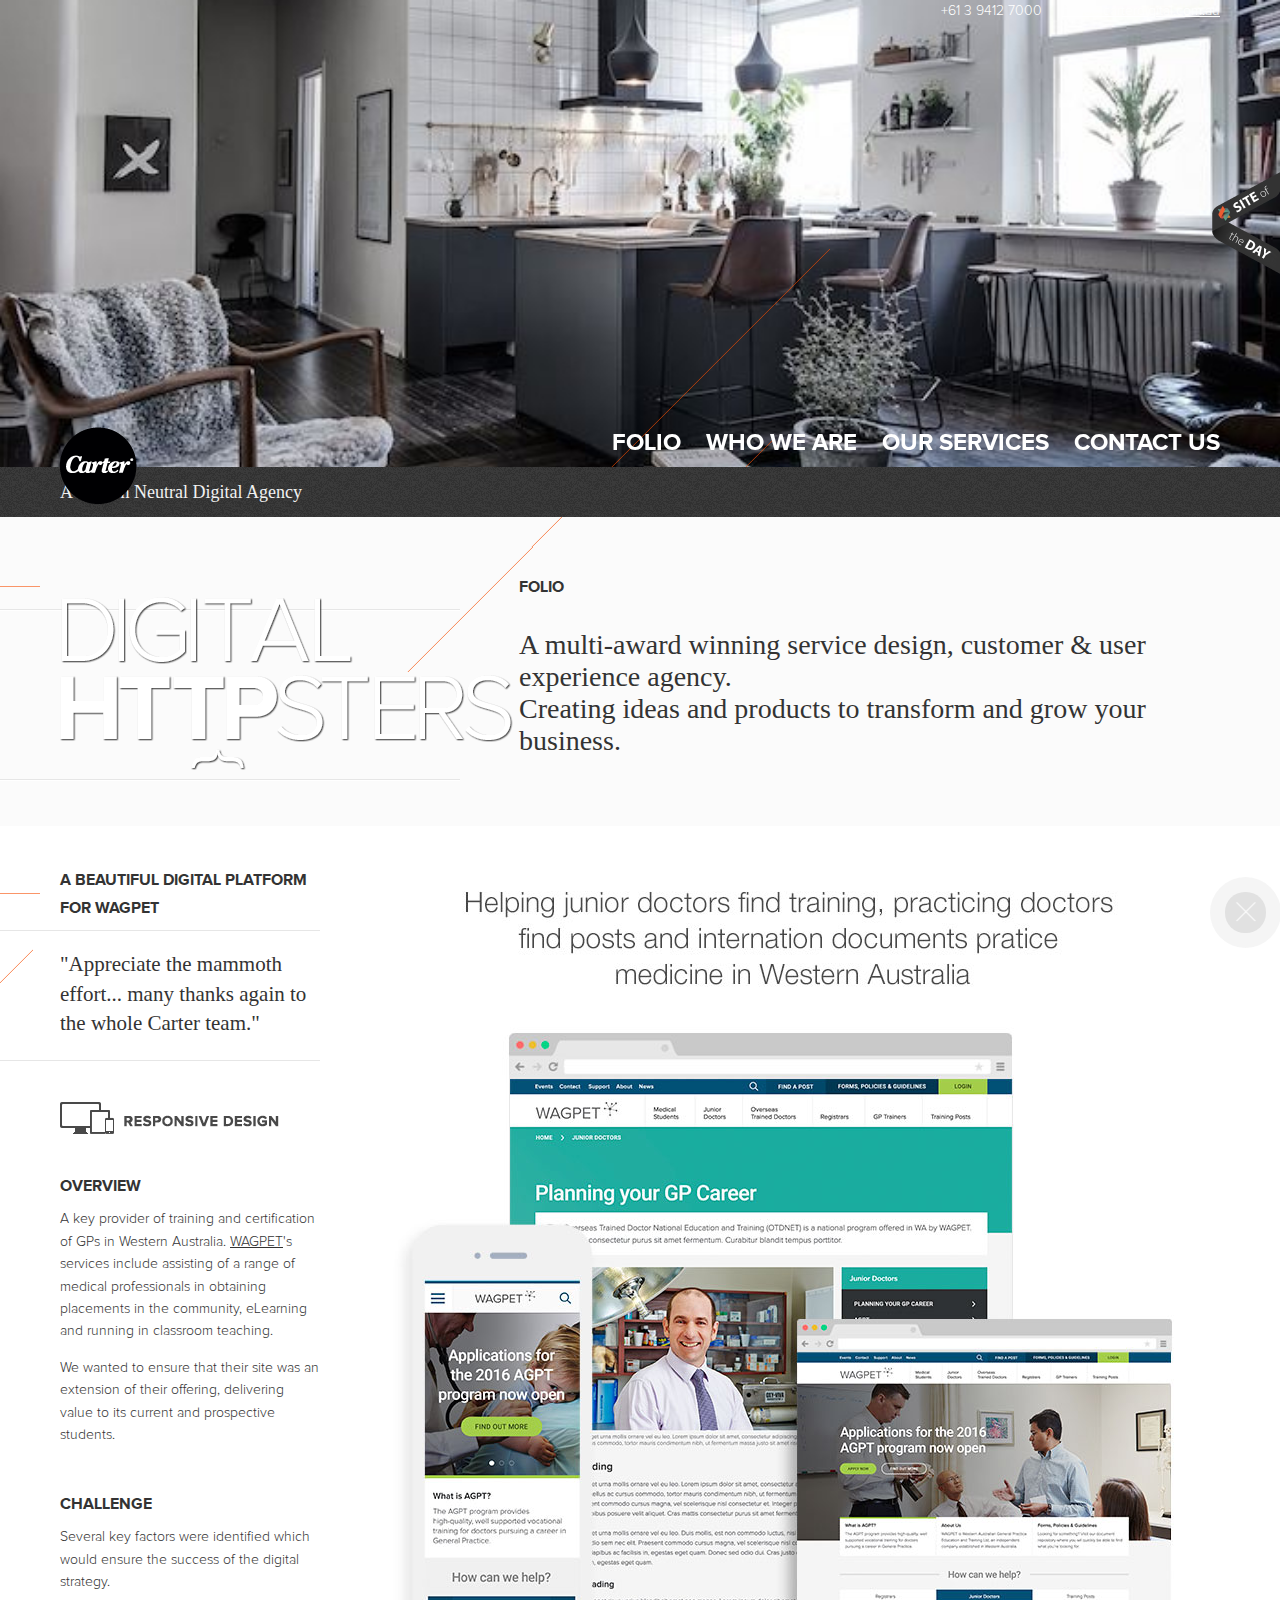
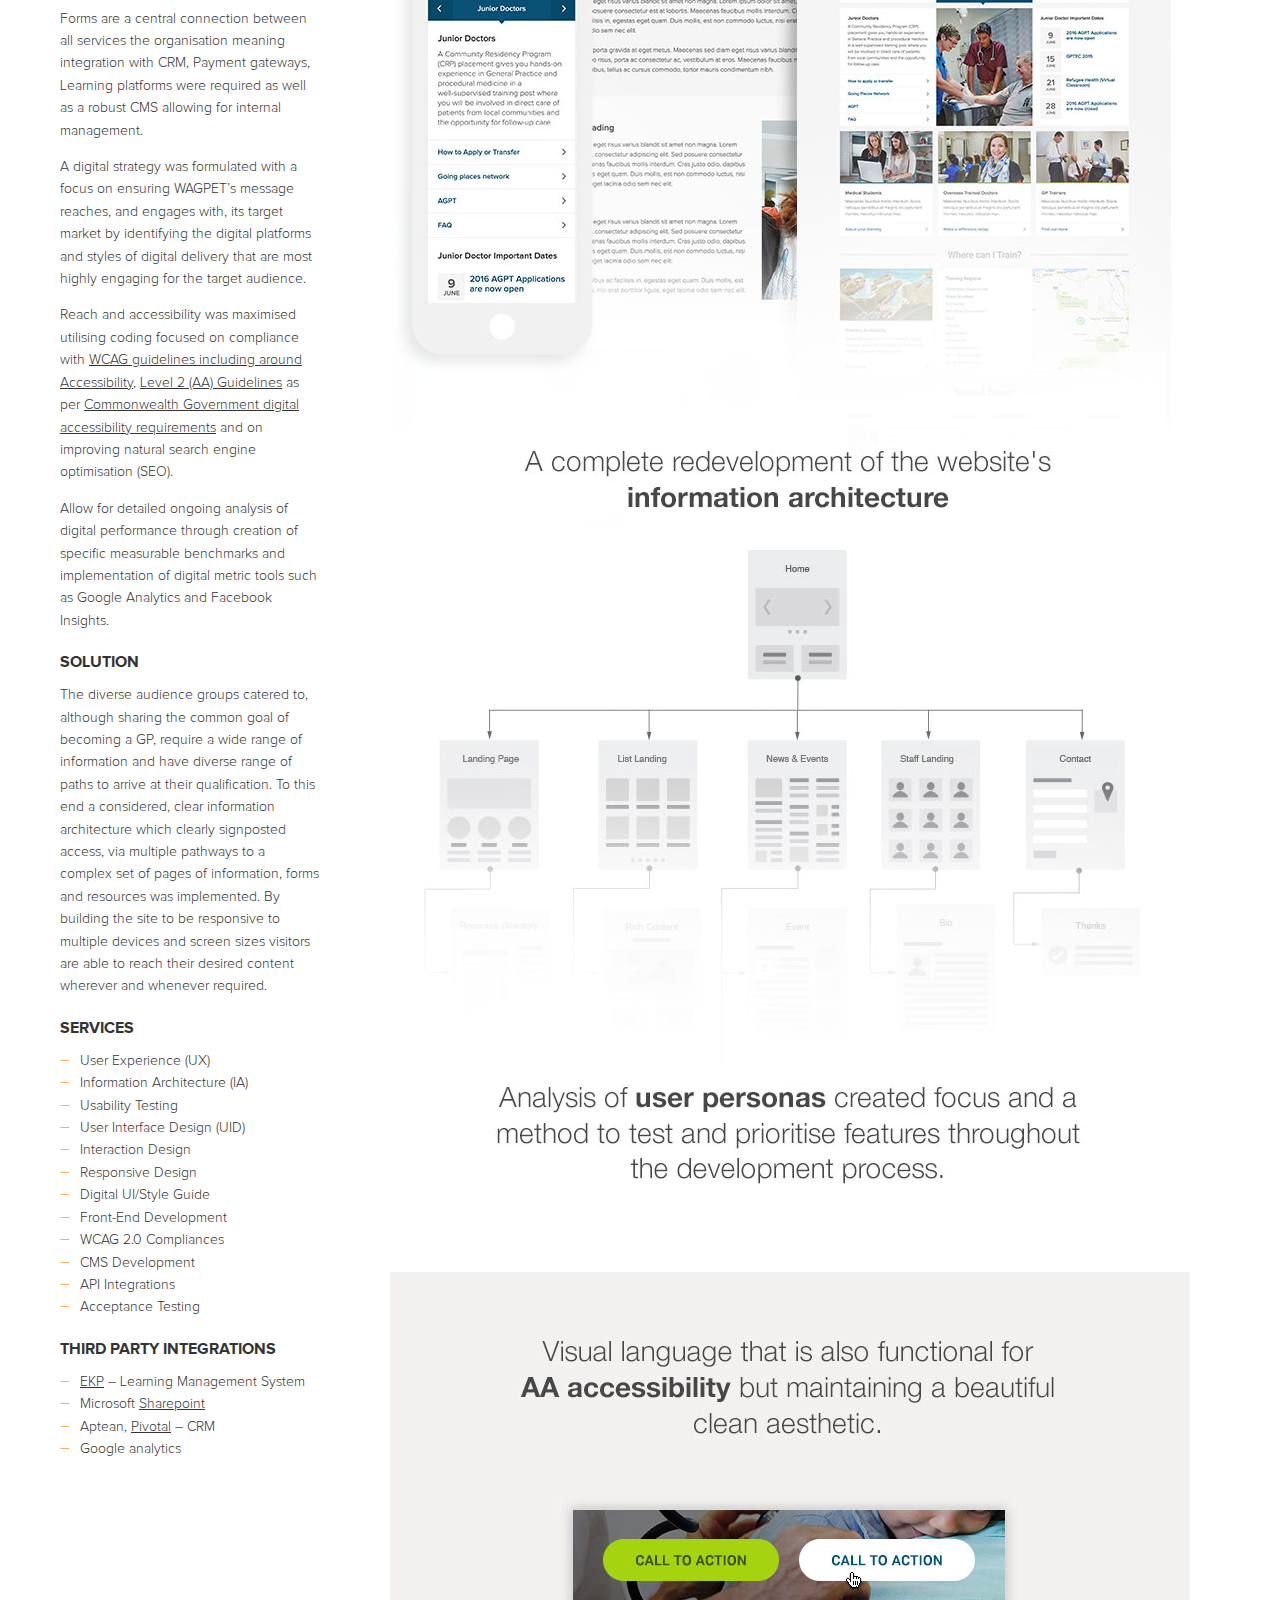
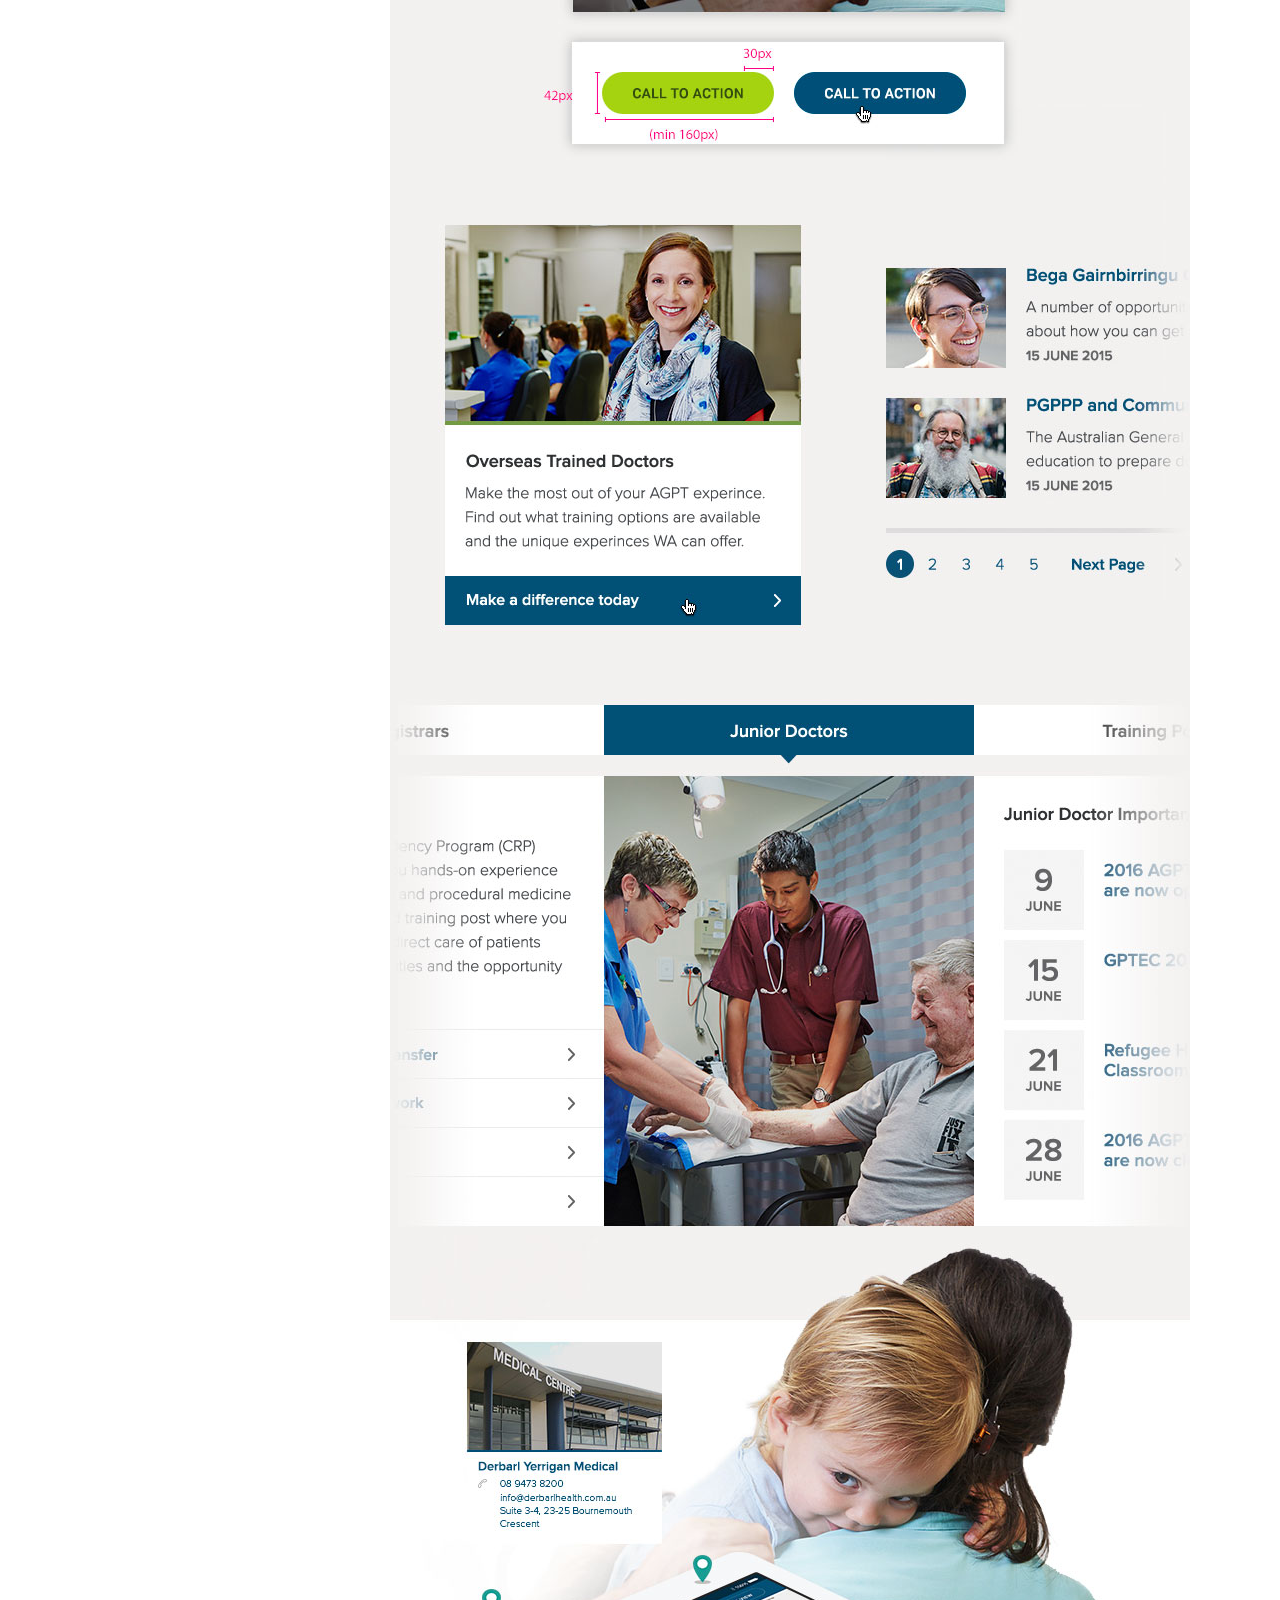
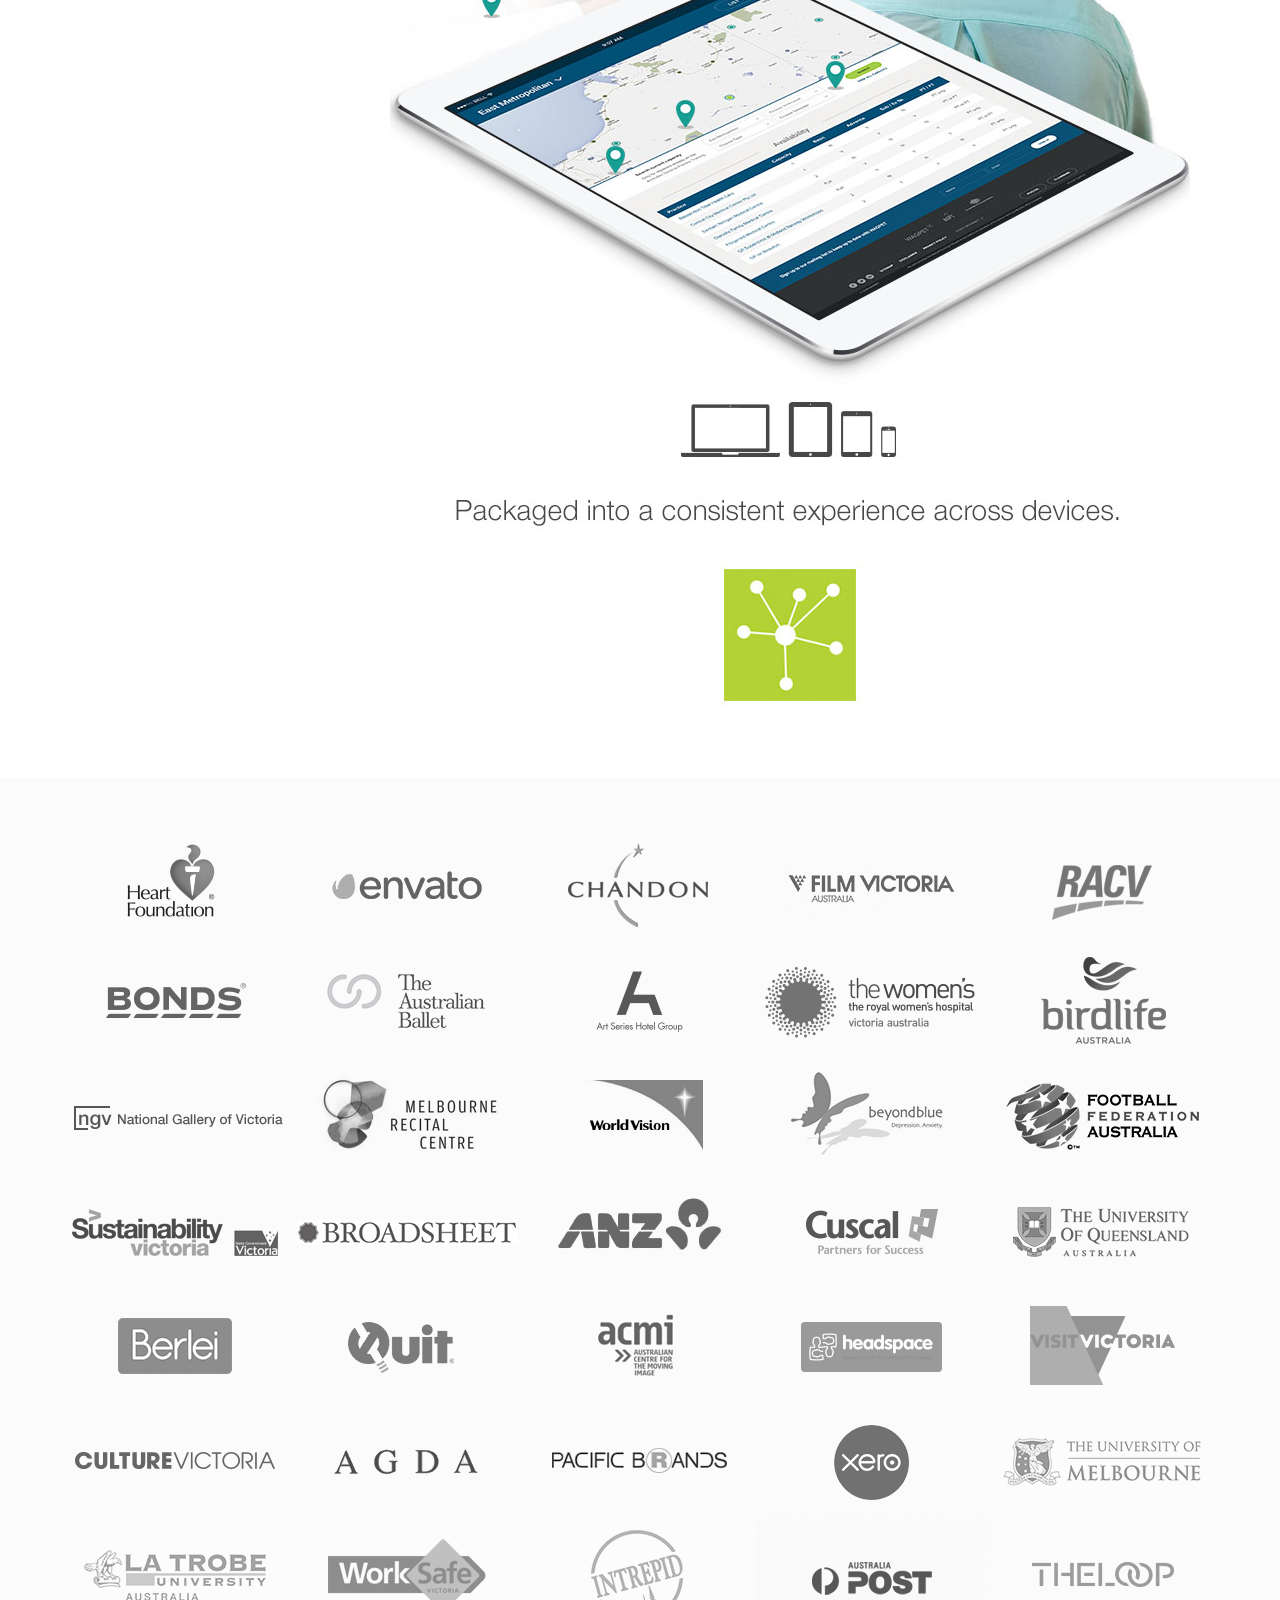
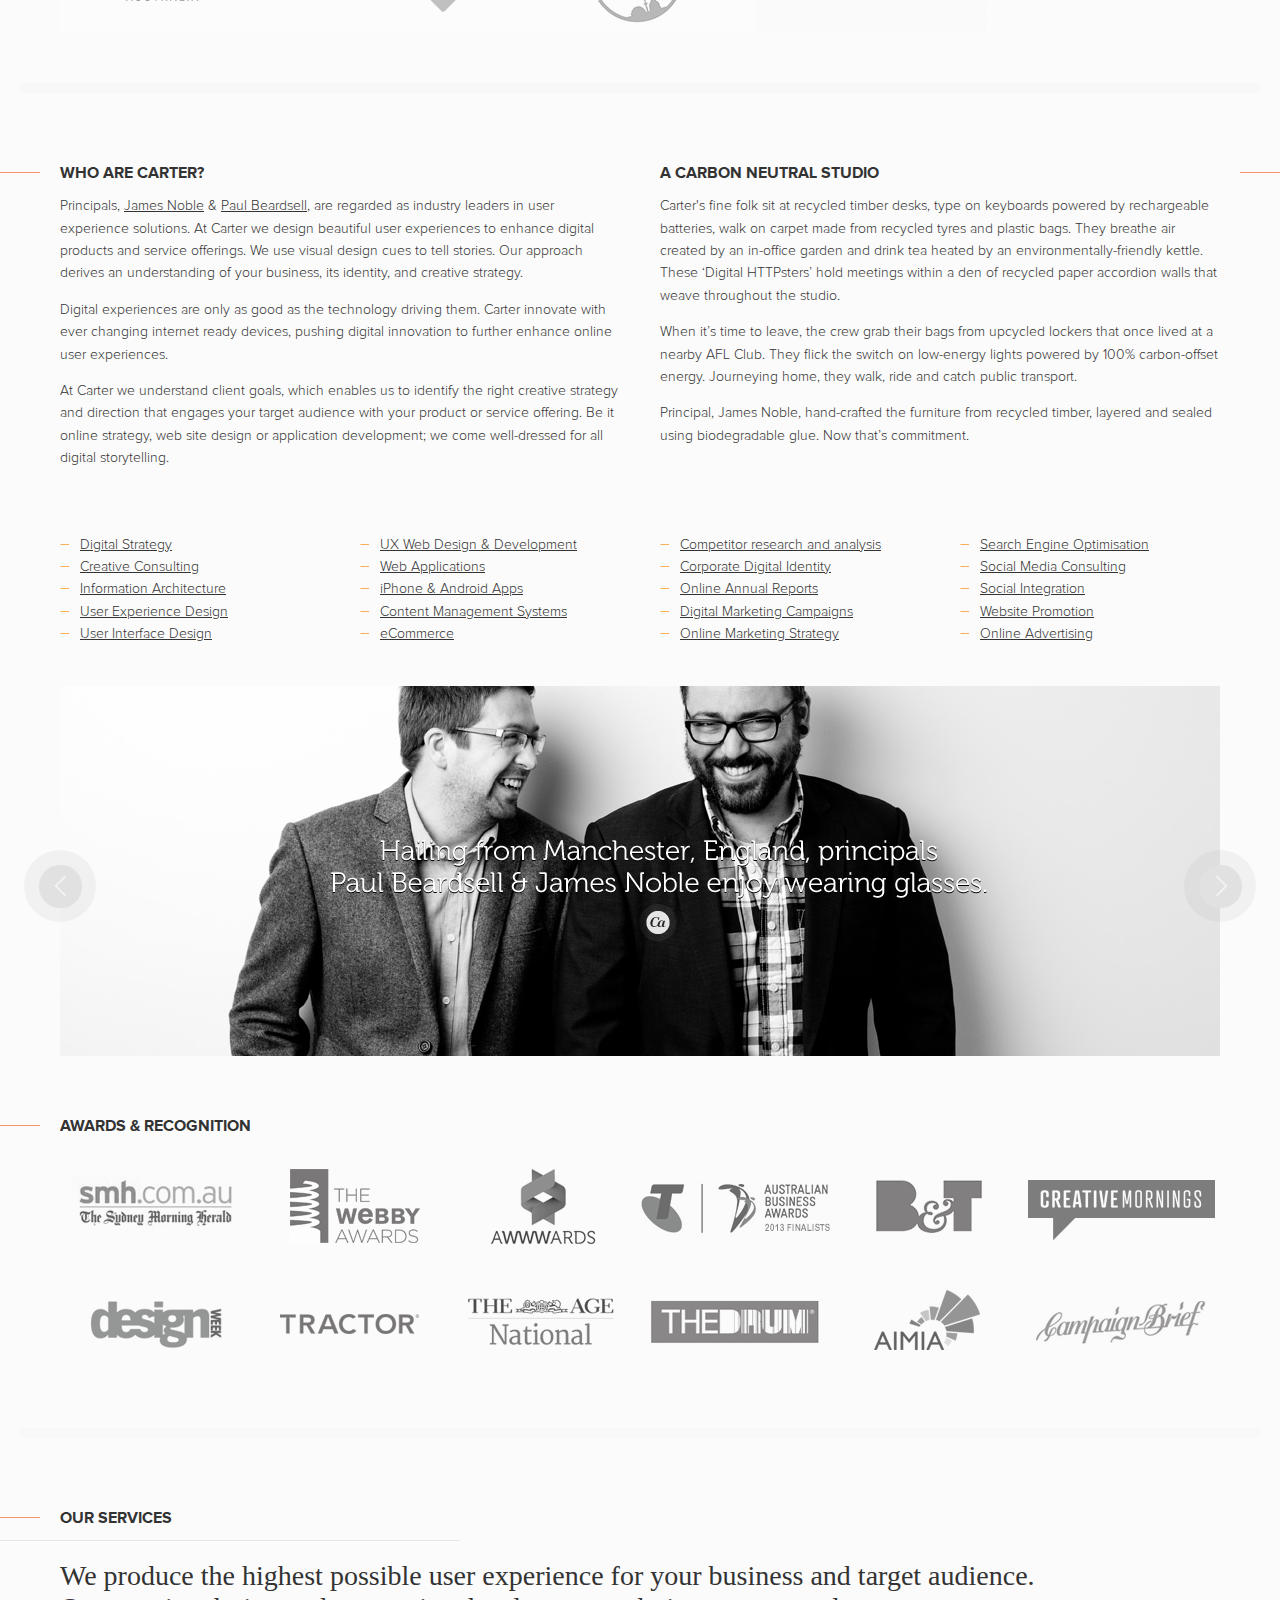
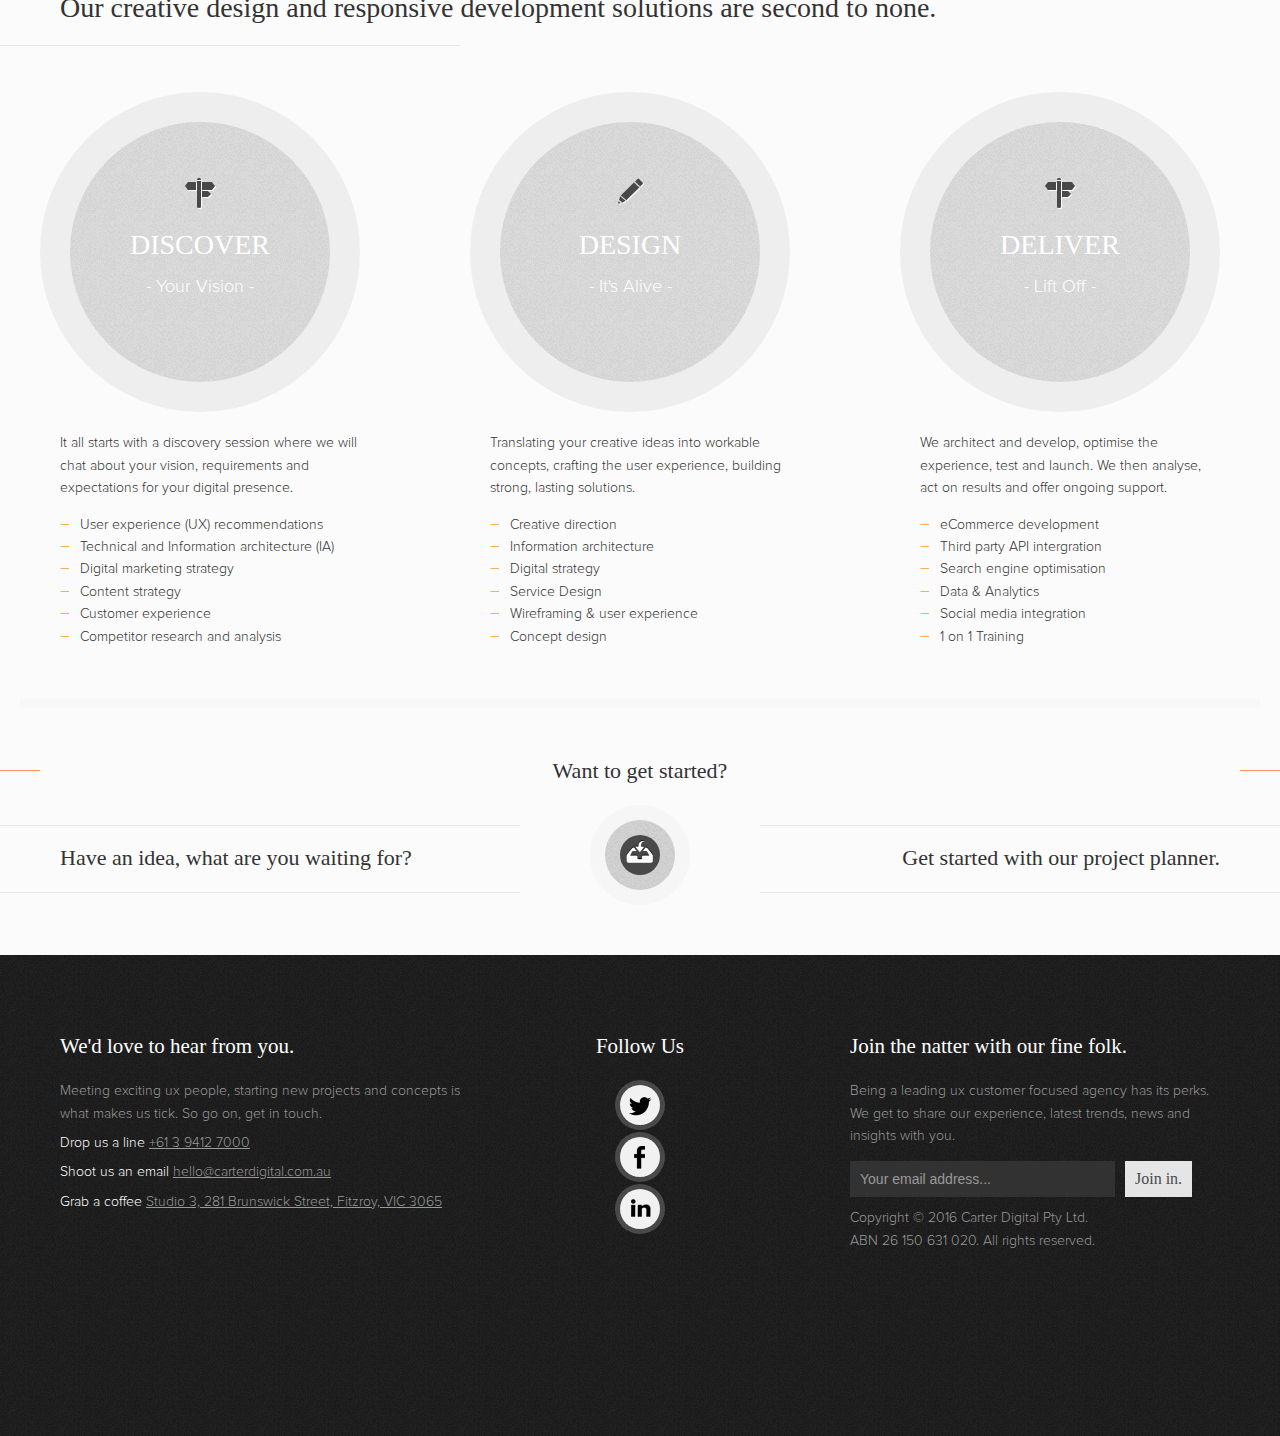
<file: carterdigital.com.au/projects/beautiful-level-aa-wcag-accessible-responsive-website-for-wagpet/index.html>
<!DOCTYPE html>
<!--[if lt IE 7]> <html lang="en" class="no-js ie6 ie"> <![endif]-->
<!--[if IE 7]>    <html lang="en" class="no-js ie7 ie"> <![endif]-->
<!--[if IE 8]>    <html lang="en" class="no-js ie8 ie"> <![endif]-->
<!--[if IE 9]>    <html lang="en" class="no-js ie9 ie"> <![endif]-->
<!--[if IE 10]>   <html lang="en" class="no-js ie10 ie"> <![endif]-->
<html class='no-js' lang='en'>

<!-- Mirrored from carterdigital.com.au/projects/beautiful-level-aa-wcag-accessible-responsive-website-for-wagpet/ by HTTrack Website Copier/3.x [XR&CO'2014], Wed, 29 Jun 2016 02:39:05 GMT -->
<!-- Added by HTTrack --><meta http-equiv="content-type" content="text/html;charset=utf-8" /><!-- /Added by HTTrack -->
<head>
	<meta charset="utf-8" />

	<title>A beautiful digital platform for WAGPET / Carter Digital</title>
	<meta name="keywords" content="aa, wcag, design, user, experience, ux, personas, website, responsive, strategy, australia, digital, assets, accessibility" />
    <meta name="description" content="" />

    <meta name="eecache" content="224" />

    <meta name="author" content="Carter Digital - http://www.carterdigital.com.au"/>
    <meta name="robots" content="INDEX,FOLLOW"/>
    <link rel="shortcut icon" href="../../favicon.png" />
    <link rel="apple-touch-icon" href="#" />

    <meta name="viewport" content="width=device-width, maximum-scale=1.0, user-scalable=yes">

	<link rel="stylesheet" href="../../css/styles.css" type="text/css" />

	<link rel="apple-touch-icon" href="../../images/icon-120%402x.png">
	<link rel="apple-touch-icon" sizes="76x76" href="../../images/icon-76%401x.png">
	<link rel="apple-touch-icon" sizes="120x120" href="../../images/icon-120%402x.png">
	<link rel="apple-touch-icon" sizes="152x152" href="../../images/icon-152%402x.png">

	
    <!--[if IE]>
	<link rel="stylesheet" href="/css/ie.css" type="text/css" />
	<![endif]-->

	<!-- <script type="text/javascript" src="https://getfirebug.com/firebug-lite.js"></script> -->
	<!--<script type="text/javascript" src="/js/jquery.validate.js"></script>-->
	<!--<script type="text/javascript" src="/js/jquery.color.js"></script>-->
	<!--<script type="text/javascript" src="js/jquery.animation.easing.js"></script>-->
	<!--<script type="text/javascript" src="/js/jquery.wiggle.js"></script>-->

	<script src="http://use.typekit.com/szm2qoa.js"></script>
	<script>try{Typekit.load();}catch(e){}</script>
	<script>

	  var _gaq = _gaq || [];
	  _gaq.push(['_setAccount', 'UA-20842203-1']);
	  _gaq.push(['_trackPageview']);

	  (function() {
	    var ga = document.createElement('script'); ga.type = 'text/javascript'; ga.async = true;
	    ga.src = ('https:' == document.location.protocol ? 'https://' : 'http://') + 'stats.g.doubleclick.net/dc.js';
	    var s = document.getElementsByTagName('script')[0]; s.parentNode.insertBefore(ga, s);
	  })();

	</script>
</head>
<body>

<div id="custom_header">

<!-- Header Top -->
<div id="header_top">
	<div class="container">
		<p>+61 3 9412 7000 &nbsp;&nbsp;&nbsp;&nbsp;<a href="mailto:hello@carterdigital.com.au">hello@carterdigital.com.au</a></p>
	</div>
</div>

<!-- Header -->
<div id="fake_nav" class="nav">
	<div class="container">
		<ul>
			<li><a data-rel="#folio" href="../../index.html#!/folio">Folio</a></li>
			<li><a data-rel="#about" href="../../index.html#!/about">Who we are</a></li>
			<li><a data-rel="#services" href="../../index.html#!/services">Our Services</a></li>
			<!-- <li><a href="#">Blog</a></li> -->
			<!-- <li><a href="#">Careers</a></li> -->
			<li><a data-rel="#footer" href="../../index.html#!/footer">Contact Us</a></li>
		</ul>
	</div>
	<div class="clear"></div>
</div>
<!-- Header -->

<!-- Hero -->
<div id="header">
	<a id="site_of_the_day" href="http://www.awwwards.com/web-design-awards/carter-digital"></a>
	<div class="container">
		<h3 class="logo">
			<a href="../../index.html#!/header/">
				<img src="../../images/layout/carter-digital-logo.png" alt="carter-digital" />
			</a>
		</h3>
		<h3 id="hero">
			<span class="hero_crop">
				<img src="../../images/layout/digital-httpsters.png" alt="digital-httpsters" width="459" />
			</span>
			<div class="moustache"></div>
		</h3>
		<div class="lines"></div>
		<div class="lines2"></div>
	</div>
</div>
<!-- Hero -->

</div>

<!-- Nav -->
<div id="nav" class="nav">
	<div class="container">
		<h3 class="logo">
			<a href="../../index.html#!/header/">
				<img src="../../images/layout/nav-carter-logo.png" alt="carter-digital" />
			</a>
		</h3>
		<h2>A Carbon Neutral Digital Agency</h2>
		<ul>
			<li><a data-rel="#folio" href="../../index.html#!/folio">Folio</a></li>
			<li><a data-rel="#about" href="../../index.html#!/about">Who we are</a></li>
			<li><a data-rel="#services" href="../../index.html#!/services">Our Services</a></li>
			<!-- <li><a href="#">Blog</a></li> -->
			<!-- <li><a href="#">Careers</a></li> -->
			<li><a data-rel="#footer" href="../../index.html#!/footer">Contact Us</a></li>
		</ul>
	</div>

</div>
<div id="nav_space"><br /></div>
<!-- Nav -->




<div id="folio">
	
	<div class="container">
		<!-- Section Title -->
		<h3><span class="marker"></span>Folio</h3>
		
		<div class="section_heading">
			<div class="inner">
				<h1>A multi-award winning service design, customer & user experience agency. <br />
Creating ideas and products to transform and grow your business.</h1>
			</div>
		</div>
	</div>
	
	
	<!-- Folio Single -->
	<div id="folio_single" class="active">
		
		<div class="container" style="z-index:98">
		
			<div id="folio_nav">
				<a href="../../index.html#!/folio" id="folio_close"><span class="outer"></span><span class="inner"></span></a>
			</div>
			
		</div>
		
		<div id="ajax_load" style="padding:25px 0;">
			<div class="container">
<div class="content">

	<div class="client_meta">
		<!-- <a href="#"><img src="" alt="beautiful-level-aa-wcag-accessible-responsive-website-for-wagpet" /></a> -->
		<h3><span class="marker"></span>A beautiful digital platform for WAGPET</h3>
	</div>

		<div class="quote">
		<div class="line"></div>
		<div class="inner">
		<blockquote>"Appreciate the mammoth effort... many thanks again to the whole Carter team."</blockquote>
				</div>
	</div>
	
	<h3><img alt="" src="../../images/uploads/responsive-design.png" style="font-size:13px; height:60px; line-height:1.6; width:250px" /></h3>

<h3>OVERVIEW</h3>

<p>A key provider of training and certification of GPs in Western Australia.&nbsp;<a href="http://wagpet.com.au/">WAGPET</a>&#39;s services include assisting of a range of medical professionals in obtaining placements in the community, eLearning and running in classroom teaching.</p>

<p>We wanted to ensure that their site was an extension of their offering, delivering value to its current and prospective students.&nbsp;</p>

<h3><br />
CHALLENGE</h3>

<p>Several key factors were identified which would ensure the success of the digital strategy.</p>

<p>Forms are a central connection between all services the organisation meaning integration with CRM, Payment gateways, Learning platforms were required as well as a robust CMS allowing for internal management.</p>

<p>A digital strategy was formulated with a focus on ensuring WAGPET&rsquo;s message reaches, and engages with, its target market by identifying the digital platforms and styles of digital delivery that are most highly engaging for the target audience.</p>

<p>Reach and accessibility was maximised utilising coding focused on compliance with&nbsp;<a href="https://www.w3.org/WAI/intro/wcag" target="_blank">WCAG guidelines including around Accessibility</a>,&nbsp;<a href="https://www.w3.org/WAI/WCAG20/quickref/" target="_blank">Level 2 (AA) Guidelines</a>&nbsp;as per&nbsp;<a href="http://www.australia.gov.au/accessibility" target="_blank">Commonwealth Government digital accessibility requirements</a>&nbsp;and on improving natural search engine optimisation (SEO).</p>

<p>Allow for detailed ongoing analysis of digital performance through creation of specific measurable benchmarks and implementation of digital metric tools such as Google Analytics and Facebook Insights.</p>

<h3>SOLUTION</h3>

<p>The diverse audience groups catered to, although sharing the common goal of becoming a GP, require a wide range of information and have diverse range of paths to arrive at their qualification. To this end a considered, clear information architecture which clearly signposted access, via multiple pathways to a complex set of pages of information, forms and resources was implemented. By building the site to be responsive to multiple devices and screen sizes visitors are able to reach their desired content wherever and whenever required.</p>

<h3>SERVICES</h3>

<ul>
	<li>User Experience (UX)</li>
	<li>Information Architecture (IA)</li>
	<li>Usability Testing</li>
	<li>User Interface Design (UID)</li>
	<li>Interaction Design</li>
	<li>Responsive Design</li>
	<li>Digital UI/Style Guide</li>
	<li>Front-End Development</li>
	<li>WCAG 2.0 Compliances</li>
	<li>CMS Development</li>
	<li>API Integrations</li>
	<li>Acceptance Testing</li>
</ul>

<h3>THIRD PARTY INTEGRATIONS</h3>

<ul>
	<li><a href="http://www.netdimensions.com/au/" target="_blank">EKP</a> &ndash; Learning Management System</li>
	<li>Microsoft <a href="https://products.office.com/en-AU/sharepoint?ms.officeurl=sharepoint" target="_blank">Sharepoint</a></li>
	<li>Aptean, <a href="http://www.aptean.com/products/pivotal-crm" target="_blank">Pivotal</a> &ndash; CRM</li>
	<li>Google analytics</li>
</ul>

	<a id="back_to_top"></a>
</div>

<div class="images">
	
	<div class="image">
		
		<img src="../../images/uploads/01-wagpet-responsive-website-design.jpg" alt="Responsive website design" width="800" height="1152" />
		
	</div>
	
	<div class="image">
		
		<img src="../../images/uploads/02-wagpet-user-personas.jpg" alt="user personas and information architecture" width="800" height="869" />
		
	</div>
	
	<div class="image">
		
		<img src="../../images/uploads/03-wagpet-aa-accessibility-website.jpg" alt="WCAG 2.0 Level AA accessibility website" width="800" height="995" />
		
	</div>
	
	<div class="image">
		
		<img src="../../images/uploads/04-wagpet-customer-experience.jpg" alt="Enchanced customer and user experience" width="800" height="1686" />
		
	</div>
	
</div>

<div class="clear"></div>
</div>

		</div>
		
	</div>

</div>
<script type="text/javascript">
	(function($){
		$(document).ready(function()
		{
			setTimeout(function(){$('a').unbind('click');}, 50);
		});
	})(jQuery);
</script>




<div class="container">
<div class="section" id="clients">
	
	
	<div class="client">
				<a href="../heart-foundation-of-australia-strategy-customer-and-digital-experience/index.html" style="background-image: url(../../images/uploads/logo-heartfoundation.png);" target="_blank">
			<img src="../../images/uploads/logo-heartfoundation-greyscale.png" alt="The Australian Heart Foundation" />
		</a>
			</div>
	
	<div class="client">
				<a href="../../index.html#!/projects/creative-new-website-for-aussie-start-up-envato/" style="background-image: url(../../images/uploads/logo-envato.png);" target="_blank">
			<img src="../../images/uploads/logo-envato-greyscale.png" alt="Envato" />
		</a>
			</div>
	
	<div class="client">
				<a href="../lvmh-domain-chandon-responsive-digital-website-user-experience/index.html" style="background-image: url(../../images/uploads/logo-chandon.png);" target="_blank">
			<img src="../../images/uploads/logo-chandon-greyscale.png" alt="Domain Chandon" />
		</a>
			</div>
	
	<div class="client">
				<a href="http://www.film.vic.gov.au/" style="background-image: url(../../images/uploads/film-victoria-logo-hover.png);" target="_blank">
			<img src="../../images/uploads/film-victoria-logo.png" alt="Film Victoria" />
		</a>
			</div>
	
	<div class="client">
				<a href="http://www.racv.com.au/" style="background-image: url(../../images/uploads/logo-racv.png);" target="_blank">
			<img src="../../images/uploads/logo-racv-greyscale.png" alt="RACV" />
		</a>
			</div>
	
	<div class="client">
				<a href="../../index.html#!/projects/bonds-digital-customer-experience/" style="background-image: url(../../images/uploads/bonds_logo_hover.png);" target="_blank">
			<img src="../../images/uploads/bonds_logo.png" alt="Bonds Australia" />
		</a>
			</div>
	
	<div class="client">
				<a href="https://www.australianballet.com.au/" style="background-image: url(../../images/uploads/logo-australianballet-hover.png);" target="_blank">
			<img src="../../images/uploads/logo-australianballet.png" alt="The Australian Ballet" />
		</a>
			</div>
	
	<div class="client">
				<a href="../../index.html#!/projects/art-series-hotel-group-user-experience-design-and-development/" style="background-image: url(../../images/uploads/artseries-hotels-logo-hover.png);" target="_blank">
			<img src="../../images/uploads/artseries-hotels-logo.png" alt="The Art Series Hotel Group" />
		</a>
			</div>
	
	<div class="client">
				<a href="../../index.html#!/projects/responsive-website-design-of-the-royal-womens-hospital-melbourne/" style="background-image: url(../../images/uploads/the-royal-womens-hospital.png);" target="_blank">
			<img src="../../images/uploads/the-royal-womens-hospital-hover.png" alt="The Woman's Hospital" />
		</a>
			</div>
	
	<div class="client">
				<a href="../../index.html#!/projects/birdlife-australia/" style="background-image: url(../../images/uploads/birdlife-logo-hover.png);" target="_blank">
			<img src="../../images/uploads/birdlife-logo.png" alt="Birdlife Austalia" />
		</a>
			</div>
	
	<div class="client">
				<a href="../../index.html#!/projects/ngv-melbourne-now-responsive-website-android-and-ios-apps/" style="background-image: url(../../images/uploads/national-gallery-victoria-hover.png);" target="_blank">
			<img src="../../images/uploads/national-gallery-victoria.png" alt="National Gallery Victoria" />
		</a>
			</div>
	
	<div class="client">
				<a href="http://www.melbournerecital.com.au/" style="background-image: url(../../images/uploads/recital_centre_logo_hover.png);" target="_blank">
			<img src="../../images/uploads/recital_centre_logo.png" alt="Melbourne Recital Centre" />
		</a>
			</div>
	
	<div class="client">
				<a href="../../index.html#!/projects/world-vision/" style="background-image: url(../../images/uploads/world-vision-hover.png);" target="_blank">
			<img src="../../images/uploads/world-vision.png" alt="World Vision Australia" />
		</a>
			</div>
	
	<div class="client">
				<a href="https://www.beyondblue.org.au/" style="background-image: url(../../images/uploads/logos-beyond-blue-hover.png);" target="_blank">
			<img src="../../images/uploads/logos-beyond-blue.png" alt="Beyond Blue" />
		</a>
			</div>
	
	<div class="client">
				<a href="../../index.html#!/projects/football-federation-australia-you-power-the-game" style="background-image: url(../../images/uploads/ffa-logo.png);" target="_blank">
			<img src="../../images/uploads/ffa-logo-bw.png" alt="Football Federation Australia" />
		</a>
			</div>
	
	<div class="client">
				<a href="http://www.vic.gov.au/" style="background-image: url(../../images/uploads/sustainability-victoria-logo-hover.png);" target="_blank">
			<img src="../../images/uploads/sustainability-victoria-logo.png" alt="Sustainability / State Gov Victoria" />
		</a>
			</div>
	
	<div class="client">
				<a href="http://www.broadsheet.com.au/melbourne/food-and-drink/article/moran-cato-building-basement-rooftop" style="background-image: url(../../images/uploads/broadsheet-logo-hover.png);" target="_blank">
			<img src="../../images/uploads/broadsheet-logo.png" alt="Broadsheet Sydney and Melbourne" />
		</a>
			</div>
	
	<div class="client">
				<a href="http://www.anz.com.au/" style="background-image: url(../../images/uploads/anz-logo-hover.png);" target="_blank">
			<img src="../../images/uploads/anz-logo.png" alt="ANZ Bank" />
		</a>
			</div>
	
	<div class="client">
				<a href="https://www.cuscal.com.au/mobile-payments" style="background-image: url(../../images/uploads/cuscal_logo_hover.png);" target="_blank">
			<img src="../../images/uploads/cuscal_logo.png" alt="Cuscal Australia" />
		</a>
			</div>
	
	<div class="client">
				<a href="http://gci.uq.edu.au/" style="background-image: url(../../images/uploads/queensland-university-gci-logo-hover.png);" target="_blank">
			<img src="../../images/uploads/queensland-university-gci-logo.png" alt="Queensland University / Global Change Institute" />
		</a>
			</div>
	
	<div class="client">
				<a href="../../index.html#!/projects/berlei-the-ultimate-increase-in-ecommerce-conversion-optimisation/" style="background-image: url(../../images/uploads/berlei-logo-hover.gif);" target="_blank">
			<img src="../../images/uploads/berlei-logo.gif" alt="Berlei Australia" />
		</a>
			</div>
	
	<div class="client">
				<a href="http://www.quit.org.au/" style="background-image: url(../../images/uploads/quit-victoria-logo-hover.png);" target="_blank">
			<img src="../../images/uploads/quit-victoria-logo.png" alt="Quit Victoria" />
		</a>
			</div>
	
	<div class="client">
				<a href="../../index.html#!/projects/acmi-gamemasters" style="background-image: url(../../images/uploads/acmi-logo-hover.png);" target="_blank">
			<img src="../../images/uploads/acmi-logo.png" alt="ACMI" />
		</a>
			</div>
	
	<div class="client">
				<a href="../../index.html#!/projects/the-fifth-army-headspace-cotton-on-foundation/" style="background-image: url(../../images/uploads/headspace-logo-hover.png);" target="_blank">
			<img src="../../images/uploads/headspace-logo-clients.png" alt="Headspace" />
		</a>
			</div>
	
	<div class="client">
				<a href="http://www.visitvictoria.com/" style="background-image: url(../../images/uploads/logo-visit-victoria.png);" target="_blank">
			<img src="../../images/uploads/logo-visit-victoria-bw.png" alt="Visit Victoria" />
		</a>
			</div>
	
	<div class="client">
				<a href="../../index.html#!/projects/culture-victoria-150-years-of-historical-content/" style="background-image: url(../../images/uploads/cv_logo_hover.png);" target="_blank">
			<img src="../../images/uploads/cv_logo.png" alt="Culture Victoria" />
		</a>
			</div>
	
	<div class="client">
				<a href="http://www.agda.com.au/" style="background-image: url(../../images/uploads/agda-logo-hover.png);" target="_blank">
			<img src="../../images/uploads/agda-logo.png" alt="Australian Graphic Design Association" />
		</a>
			</div>
	
	<div class="client">
				<a href="http://www.pacificbrands.com.au/" style="background-image: url(../../images/uploads/pacific_brands_logo_hover.png);" target="_blank">
			<img src="../../images/uploads/pacific_brands_logo.png" alt="Pacific Brands Pty Ltd" />
		</a>
			</div>
	
	<div class="client">
				<a href="https://www.xero.com/au" style="background-image: url(../../images/uploads/xero-accounting-logo-hover.png);" target="_blank">
			<img src="../../images/uploads/xero-accounting-logo.png" alt="Xero: Accounting Software & Online Bookkeeping" />
		</a>
			</div>
	
	<div class="client">
				<a href="http://www.unimelb.edu.au/" style="background-image: url(../../images/uploads/logo-university-melbourne.png);" target="_blank">
			<img src="../../images/uploads/logo-university-melbourne-bw.png" alt="University of Melbourne" />
		</a>
			</div>
	
	<div class="client">
				<a href="http://www.latrobe.edu.au/" style="background-image: url(../../images/uploads/logo-latrobe-university.png);" target="_blank">
			<img src="../../images/uploads/logo-latrobe-university-bw.png" alt="Latrobe University" />
		</a>
			</div>
	
	<div class="client">
				<a href="http://www.worksafe.vic.gov.au/" style="background-image: url(../../images/uploads/logo-worksafe.png);" target="_blank">
			<img src="../../images/uploads/logo-worksafe-bw.png" alt="Worksafe Victoria" />
		</a>
			</div>
	
	<div class="client">
				<a href="http://www.intrepidtravel.com/" style="background-image: url(../../images/uploads/logo-intrepid-travel.png);" target="_blank">
			<img src="../../images/uploads/logo-intrepid-travel-bw.png" alt="Intrepid Travel" />
		</a>
			</div>
	
	<div class="client">
				<a href="http://www.auspost.com.au/" style="background-image: url(../../images/uploads/australia-post-logo-hover.png);" target="_blank">
			<img src="../../images/uploads/australia-post-logo.png" alt="Australia Post" />
		</a>
			</div>
	
	<div class="client">
				<a href="../../index.html#!/projects/the-loop-ux-design/" style="background-image: url(../../images/uploads/the-loop-logo-hover.png);" target="_blank">
			<img src="../../images/uploads/the-loop-logo.png" alt="The Loop" />
		</a>
			</div>
	
	<div class="clear"></div>
	
</div>
</div>




<div class="section_mask" id="about_mask">
<div class="container">
<div class="section" id="about">

	
	<div class="col_6">
		<h3>Who are Carter?</h3>

<p>Principals, <a href="http://www.linkedin.com/in/mrjamesnoble" target="_blank" title="LinkedIn Profile">James Noble</a> &amp; <a href="http://twitter.com/#!/paulbeardsell" target="_blank" title="@paulbeardsell">Paul Beardsell</a>, are regarded as industry leaders in user experience solutions. At Carter we design beautiful user experiences to enhance digital products and service offerings. We use visual design cues to tell stories. Our approach derives an understanding of your business, its identity, and creative strategy.</p>

<p>Digital experiences are only as good as the technology driving them. Carter innovate with ever changing internet ready devices, pushing digital innovation to further enhance online user experiences.</p>

<p>At Carter we understand client goals, which enables us to identify the right creative strategy and direction that engages your target audience with your product or service offering. Be it online strategy, web site design or application development; we come well-dressed for all digital storytelling.</p>
	</div>
	<div class="col_6 last">
		<h3>A carbon neutral studio</h3>

<p>Carter&#39;s fine folk sit at recycled timber desks, type on keyboards powered by rechargeable batteries, walk on carpet made from recycled tyres and plastic bags. They breathe air created by an in-office garden and drink tea heated by an environmentally-friendly kettle. These &lsquo;Digital HTTPsters&rsquo; hold meetings within a den of recycled paper accordion walls that weave throughout the studio.</p>

<p>When it&rsquo;s time to leave, the crew grab their bags from upcycled lockers that once lived at a nearby AFL Club. They flick the switch on low-energy lights powered by 100% carbon-offset energy. Journeying home, they walk, ride and catch public transport.</p>

<p>Principal, James Noble, hand-crafted the furniture from recycled timber, layered and sealed using biodegradable glue. Now that&rsquo;s commitment.&nbsp;</p>
	</div>
	

	<div class="clear" style="height:50px;"><br /></div>


	
	<div class="col_3">
		<ul>
	<li><a href="../../index.html#!/projects/birdlife-australia/" target="_self">Digital Strategy</a></li>
	<li><a href="../../index.html#!/services">Creative Consulting</a></li>
	<li><a href="../../index.html#!/projects/birdlife-australia/">Information Architecture</a></li>
	<li><a href="../../index.html#!/folio">User Experience Design</a></li>
	<li><a href="../../index.html#!/projects/chocolate-tailors/">User Interface Design</a></li>
</ul>
	</div>
	<div class="col_3">
		<ul>
	<li><a href="../../index.html#!/folio">UX Web Design &amp; Development</a></li>
	<li><a href="../../index.html#!/projects/pt-manager-pro/">Web Applications</a></li>
	<li><a href="../../index.html#!/projects/iprimus/" target="_self">iPhone &amp; Android Apps</a></li>
	<li><a href="http://expressionengine.com/" target="_blank">Content Management Systems</a></li>
	<li><a href="../../index.html#!/projects/chocolate-tailors/" target="_self">eCommerce</a></li>
</ul>
	</div>
	<div class="col_3">
		<ul>
	<li><a href="../../index.html#!/projects/tandem-partners/">Competitor research and analysis</a></li>
	<li><a href="../../index.html#!/projects/anz-shareholder-corporate-responsibility-review/">Corporate Digital Identity</a></li>
	<li><a href="../../index.html#!/projects/anz-shareholder-corporate-responsibility-review/" target="_self" title="Online Annual Report">Online Annual Reports</a></li>
	<li><a href="../../index.html#!/projects/football-federation-australia-you-power-the-game/" target="_blank">Digital Marketing Campaigns</a></li>
	<li><a href="../../index.html#!/projects/acmi-gamemasters/">Online Marketing Strategy</a></li>
</ul>
	</div>
	<div class="col_3 last">
		<ul>
	<li><a href="https://www.google.com.au/search?q=ux+design+melbourne" target="_blank">Search Engine Optimisation</a></li>
	<li><a href="../../index.html#!/projects/adioso/">Social Media Consulting</a></li>
	<li><a href="http://www.smk.net.au/" target="_blank">Social Integration</a></li>
	<li><a href="../../index.html#!/projects/acmi-gamemasters/">Website Promotion</a></li>
	<li><a href="../broadsheet-mobile/index.html" target="_blank">Online Advertising</a></li>
</ul>
	</div>
	


	<div class="clear"></div>

	<div id="slider">
		<a id="slider_prev" href="#"><span class="outer"></span><span class="inner"></span></a>
		<a id="slider_next" href="#"><span class="outer"></span><span class="inner"></span></a>
		<div class="mask">
			<div class="slides">
				
				<div class="slide">
					<img src="../../images/uploads/web-design-and-development.jpg" alt="UX Melbourne website design and development" />
				</div>
				
				<div class="slide">
					<img src="../../images/uploads/slider_1.jpg" alt="Digital strategies and UX creative solutions." />
				</div>
				
				<div class="slide">
					<img src="../../images/uploads/ux-digital-strategies.jpg" alt="User experience digital strategies" />
				</div>
				
				<div class="slide">
					<img src="../../images/uploads/award-winning-ux-agency.jpg" alt="Award winning UX agency in Melbourne" />
				</div>
				
				<div class="slide">
					<img src="../../images/uploads/user-experience-design.jpg" alt="Think of creative user experience as ergonomics for your eyeballs." />
				</div>
				
			</div>
		</div>
	</div>

	<div class="clear"><br /></div>

</div>
</div>
</div>

	
<div class="section_mask" id="awards_mask">
<div class="container">
<div class="section" id="awards">
	
	<!-- Section Title -->
	<h3><span class="marker"></span>Awards & Recognition</h3>
	
				
	
	<div class="award">
				<a href="http://www.smh.com.au/business" style="background-image: url(../../images/uploads/sydney-morning-herald-logo.jpg);" target="_blank">
			<img src="../../images/uploads/sydney-morning-herald-bw-logo.jpg" alt="Sydney Morning Herald, Business and Technology" />
		</a>
			</div>
	
	<div class="award">
				<a href="http://www.webbyawards.com/winners/2014/mobile-apps/handheld-devices/events-handheld-devices/melbourne-now/" style="background-image: url(../../images/uploads/the-webby-awards-logo-hover.png);" target="_blank">
			<img src="../../images/uploads/the-webby-awards-logo.png" alt="The Webby Awards 2014" />
		</a>
			</div>
	
	<div class="award">
				<a href="http://www.awwwards.com/the-voting-for-the-site-and-the-agency-of-the-year-2011-starts-now.html" style="background-image: url(../../images/uploads/awwwards-logo-hover.png);" target="_blank">
			<img src="../../images/uploads/awwwards-logo.png" alt="World site and agency of the year nomination" />
		</a>
			</div>
	
	<div class="award">
				<a href="http://www.telstrabusinessawards.com/highlights/2013-finalists/vic-440.aspx" style="background-image: url(../../images/uploads/telsta-business-of-the-year-award-hover.png);" target="_blank">
			<img src="../../images/uploads/telsta-business-of-the-year-award.png" alt="Telstra Business of the Year Awards" />
		</a>
			</div>
	
	<div class="award">
				<a href="http://www.bandt.com.au/news/creative/the-loop-gets-set-to-invade-the-uk" style="background-image: url(../../images/uploads/bandt-logo-hover.png);" target="_blank">
			<img src="../../images/uploads/bandt-logo.png" alt="Bandt" />
		</a>
			</div>
	
	<div class="award">
				<a href="https://vimeo.com/67861870" style="background-image: url(../../images/uploads/creative-mornings-logo-hover.png);" target="_blank">
			<img src="../../images/uploads/creative-mornings-logo.png" alt="Talk at the Melbourne chapter of CreativeMornings" />
		</a>
			</div>
	
	<div class="award">
				<a href="http://www.designweek.co.uk/carter-digital-designs-linkedin-for-creatives-site-the-dots/" style="background-image: url(../../images/uploads/logo-designweek.png);" target="_blank">
			<img src="../../images/uploads/logo-designweek-bw.png" alt="Design Week" />
		</a>
			</div>
	
	<div class="award">
				<a href="http://www.tractor.edu.au/course/industry-digital-design" style="background-image: url(../../images/uploads/logo-tractor-design.png);" target="_blank">
			<img src="../../images/uploads/logo-tractor-design-bw.png" alt="Tractor Design School" />
		</a>
			</div>
	
	<div class="award">
				<a href="http://www.theage.com.au/national/education/state-of-the-art-how-victoria-is-developing-its-design-courses-and-credentials-20150826-gj8d69.html" style="background-image: url(../../images/uploads/logo-theage.png);" target="_blank">
			<img src="../../images/uploads/logo-theage-bw.png" alt="The Age National" />
		</a>
			</div>
	
	<div class="award">
				<a href="http://www.thedrum.com/news/2014/09/25/net-porter-vice-facebook-and-more-sign-launch-brands-new-linkedin-creatives-platform" style="background-image: url(../../images/uploads/logo-thedrum.png);" target="_blank">
			<img src="../../images/uploads/logo-thedrum-bw.png" alt="The Drum UK" />
		</a>
			</div>
	
	<div class="award">
				<a href="http://www.aimia.com.au/community-news/notice-of-election-aimia-national-committee" style="background-image: url(../../images/uploads/logo-aimia.png);" target="_blank">
			<img src="../../images/uploads/logo-aimia-bw.png" alt="AIMIA" />
		</a>
			</div>
	
	<div class="award">
				<a href="http://www.campaignbrief.com/2015/01/aussie-underwear-label-bonds-r.html" style="background-image: url(../../images/uploads/logo-campaignbrief.png);" target="_blank">
			<img src="../../images/uploads/logo-campaignbrief-bw.png" alt="Campaign Brief" />
		</a>
			</div>
	
	<div class="clear"></div>
	
</div>
</div>
</div>


<div class="section_mask" id="service_mask">
<div class="container">
<div class="section" id="services">
	
	<!-- Section Title -->
	<h3><span class="marker"></span>Our Services</h3>
	
	<div class="section_heading">
		<div class="inner">
			<h2>We produce the highest possible user experience for your business and target audience.<br />
Our creative design and responsive development solutions are second to none.</h2>
		</div>
	</div>
		
		
	<!-- Services -->
	
	<div class="service ">
		
		<div class="circle_holder">
		<div class="circle">
			<div class="inner">
				<div class="icon discover"></div>
				<h2>Discover</h2>
				<p>- Your Vision -</p>
			</div>
		</div>
		</div>
		<p>It all starts with a discovery session where&nbsp;we will chat about your vision, requirements and expectations for your digital presence.</p>

<ul>
	<li>User experience (UX) recommendations</li>
	<li>Technical and Information architecture (IA)</li>
	<li>Digital marketing strategy</li>
	<li>Content strategy</li>
	<li>Customer experience&nbsp;</li>
	<li>Competitor research and analysis</li>
</ul>
		
	</div>
	
	<div class="service ">
		
		<div class="circle_holder">
		<div class="circle">
			<div class="inner">
				<div class="icon design"></div>
				<h2>Design</h2>
				<p>- It's Alive -</p>
			</div>
		</div>
		</div>
		<p>Translating your creative ideas into workable concepts, crafting the user experience, building strong, lasting solutions.</p>

<ul>
	<li>Creative direction</li>
	<li>Information architecture</li>
	<li>Digital strategy</li>
	<li>Service Design</li>
	<li>Wireframing &amp; user experience</li>
	<li>Concept design</li>
</ul>
		
	</div>
	
	<div class="service last">
		
		<div class="circle_holder">
		<div class="circle">
			<div class="inner">
				<div class="icon deliver"></div>
				<h2>Deliver</h2>
				<p>- Lift Off -</p>
			</div>
		</div>
		</div>
		<p>We architect and develop, optimise the experience, test and launch. We then analyse, act on results and offer ongoing support.</p>

<ul>
	<li>eCommerce development</li>
	<li>Third party API intergration</li>
	<li>Search engine optimisation</li>
	<li>Data &amp; Analytics</li>
	<li>Social media integration</li>
	<li>1 on 1 Training</li>
</ul>
		
	</div>
	
	
	<div class="clear"></div>
	
</div>
</div>
</div>




<div id="get_started_wrapper">
<div class="container">
<div class="section last" id="get_started">
	
	<h2 class="hero"><span class="marker nom"></span>Want to get started?<span class="marker right"></span></h2>
	
	<div class="section_heading left">
		<div class="inner">
			<h2>Have an idea, what are you waiting for?</h2>
		</div>
	</div>
	
	<div class="section_heading right">
		<div class="inner">
			<h2>Get started with our project planner.</h2>
		</div>
	</div>
	
	<a class="download" href="#">
		<div class="outer"></div>
		<div class="inner"></div>
		<div class="icon download"></div>
	</a>

	<div class='getStartedForm'>
		<form action="http://login.simplesend.com.au/t/r/s/tryuxd/" method="post">
			<h2>Enter your email address to download our Project Planner</h2>
			<label for="fieldEmail">Email</label><br />
			<input id="fieldEmail" name="cm-tryuxd-tryuxd" type="email" required placeholder="Email Address"/>

			<button type="submit" data-file="http://carterdigital.com.au/images/uploads/carter-digital-project-planner.doc" target="_blank" onClick="javascript: _gaq.push(['_trackPageview', '/downloads/project_planner']);">Download</button>
		</form>
		<div class='overlay'></div>
	</div>

</div>
</div>
</div>




<div id="footer">
	<div class="container">

		<div class="col_contact">
			<h2>We&#39;d love to hear from you.</h2>

<p>Meeting exciting ux people, starting new projects and concepts is what makes us tick. So go on, get in touch.</p>

<p><strong>Drop us a line</strong> <a href="tel:+61394127000">+61 3 9412 7000</a></p>

<p><strong>Shoot us an email</strong> <a href="mailto:hello@carterdigital.com.au">hello@carterdigital.com.au</a></p>

<p><strong>Grab a coffee</strong>&nbsp;<a href="http://bit.ly/httpstershq" target="_blank">Studio 3, 281 Brunswick Street, Fitzroy, VIC 3065</a></p>
			<!--  -->
		</div>

		<div class="col_follow">
			<h2>Follow Us</h2>
			<a class="circle_button twitter" href="http://twitter.com/#!/_carterdigital" target="_blank">
				<span class="outer"></span>
				<span class="inner">Twitter</span>
			</a>
			<a class="circle_button facebook" href="http://www.facebook.com/CarterDigital" target="_blank">
				<span class="outer"></span>
				<span class="inner">Facebook</span>
			</a>
			<a class="circle_button linkedin" href="http://www.linkedin.com/company/carter-digital" target="_blank">
				<span class="outer"></span>
				<span class="inner">LinkedIn</span>
			</a>
		</div>

		<div class="col_join">
			<h2>Join the natter with our fine folk.</h2>

<p>Being a leading ux customer focused agency has its perks. We get to share our experience, latest trends, news and insights with you.</p>
			<form action="http://login.simplesend.com.au/t/r/s/ptlitj/" method="post" id="subForm">
				<input type="text" name="cm-ptlitj-ptlitj" id="ptlitj-ptlitj" value="Your email address..." onFocus="if (this.value==this.defaultValue){this.value=''};" onBlur="if (this.value==''){this.value=this.defaultValue};" />
				<input type="submit" value="Join in." />
			</form>

			<p class="meta">Copyright &copy; 2016 Carter Digital Pty Ltd.<br />
			ABN 26 150 631 020. All rights reserved.<!--<a href="">Terms & Conditions</a> | <a href="">Privacy Policy</a>--></p>
		</div>

		<div class="clear"></div>

	</div>
</div>

<script src="http://ajax.googleapis.com/ajax/libs/jquery/1.7/jquery.min.js"></script>
<script>window.jQuery || document.write('<script src="../../js/jquery-1.7.min.js"><\/script>')</script>

<script src="../../js/compiled.js"></script>

<script>(function() {
  var _fbq = window._fbq || (window._fbq = []);
  if (!_fbq.loaded) {
    var fbds = document.createElement('script');
    fbds.async = true;
    fbds.src = 'http://connect.facebook.net/en_US/fbds.js';
    var s = document.getElementsByTagName('script')[0];
    s.parentNode.insertBefore(fbds, s);
    _fbq.loaded = true;
  }
})();
window._fbq = window._fbq || [];
window._fbq.push(['track', '6014210340266', {'value':'0.01','currency':'AUD'}]);
</script>

<noscript><img height="1" width="1" alt="" style="display:none" src="https://www.facebook.com/tr?ev=6014210340266&amp;cd[value]=0.01&amp;cd[currency]=AUD&amp;noscript=1" /></noscript>

</body>

<!-- Mirrored from carterdigital.com.au/projects/beautiful-level-aa-wcag-accessible-responsive-website-for-wagpet/ by HTTrack Website Copier/3.x [XR&CO'2014], Wed, 29 Jun 2016 02:39:05 GMT -->
</html>
</file>
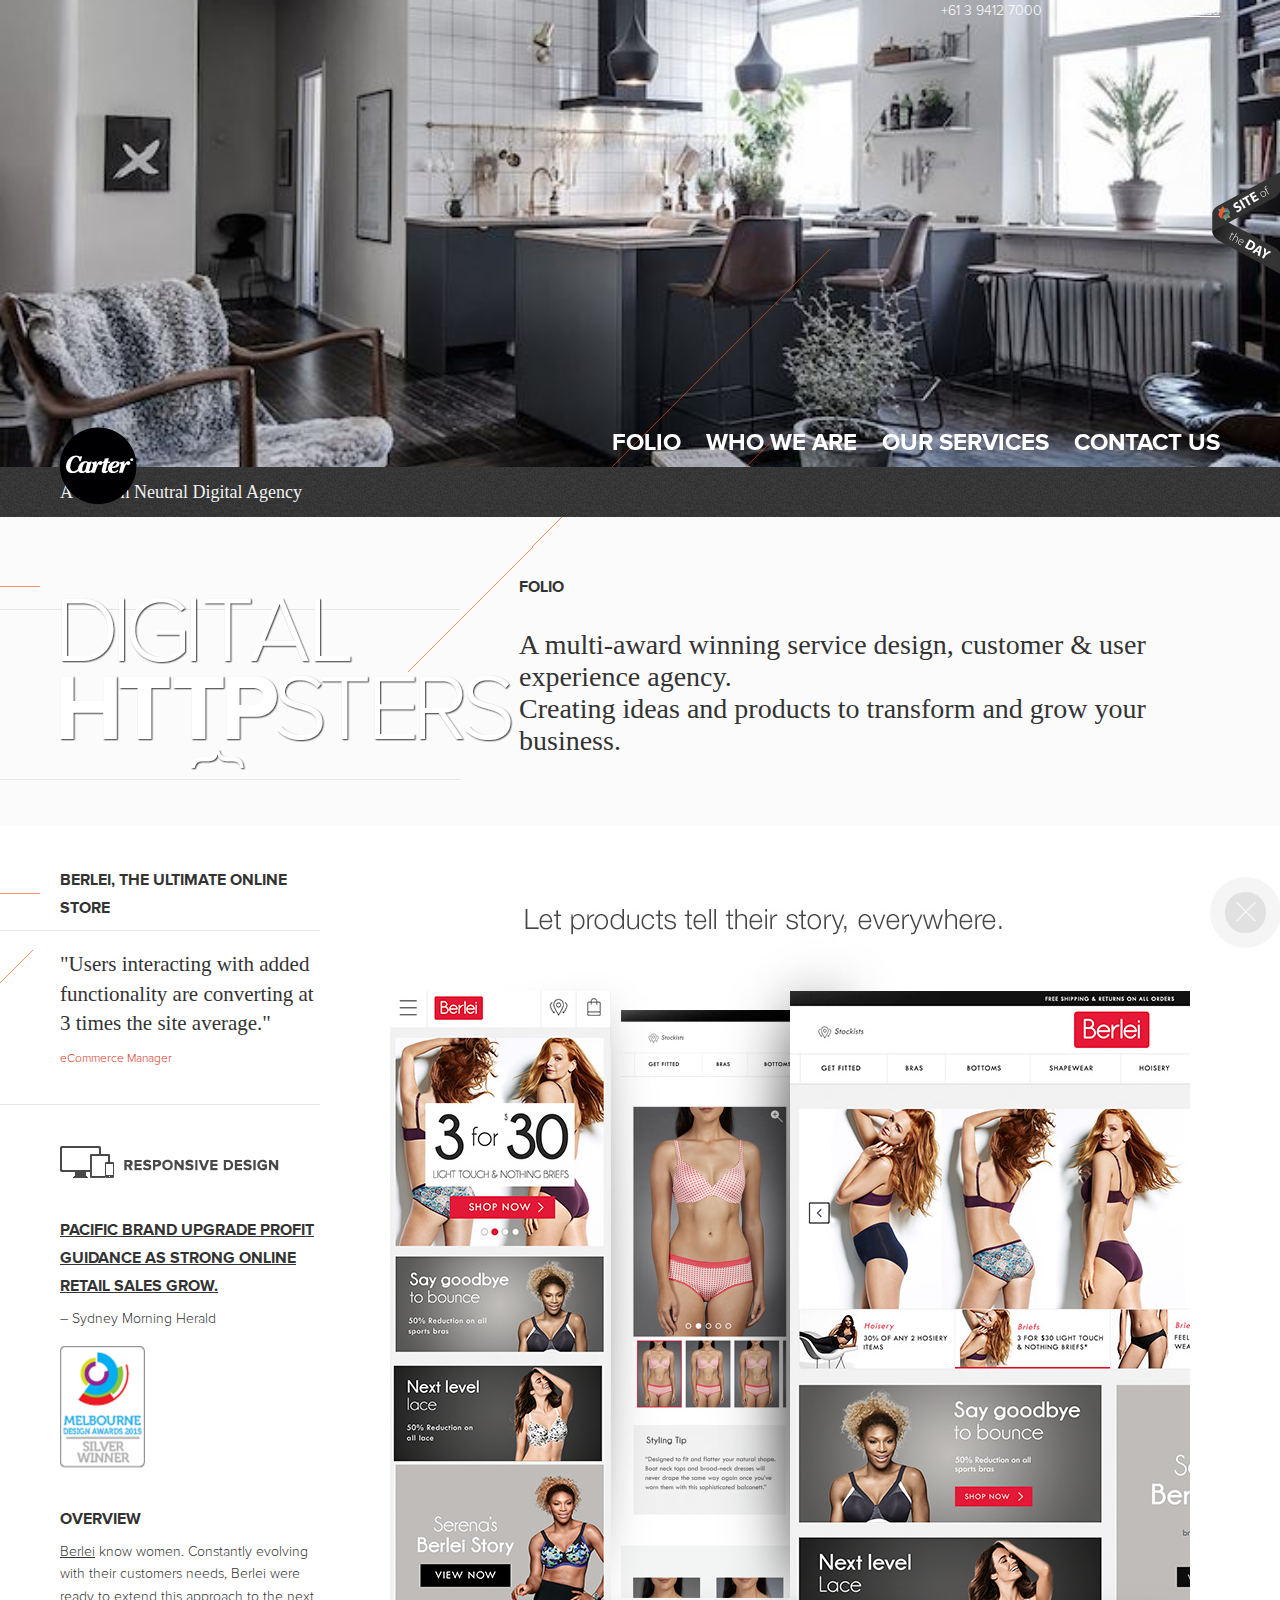
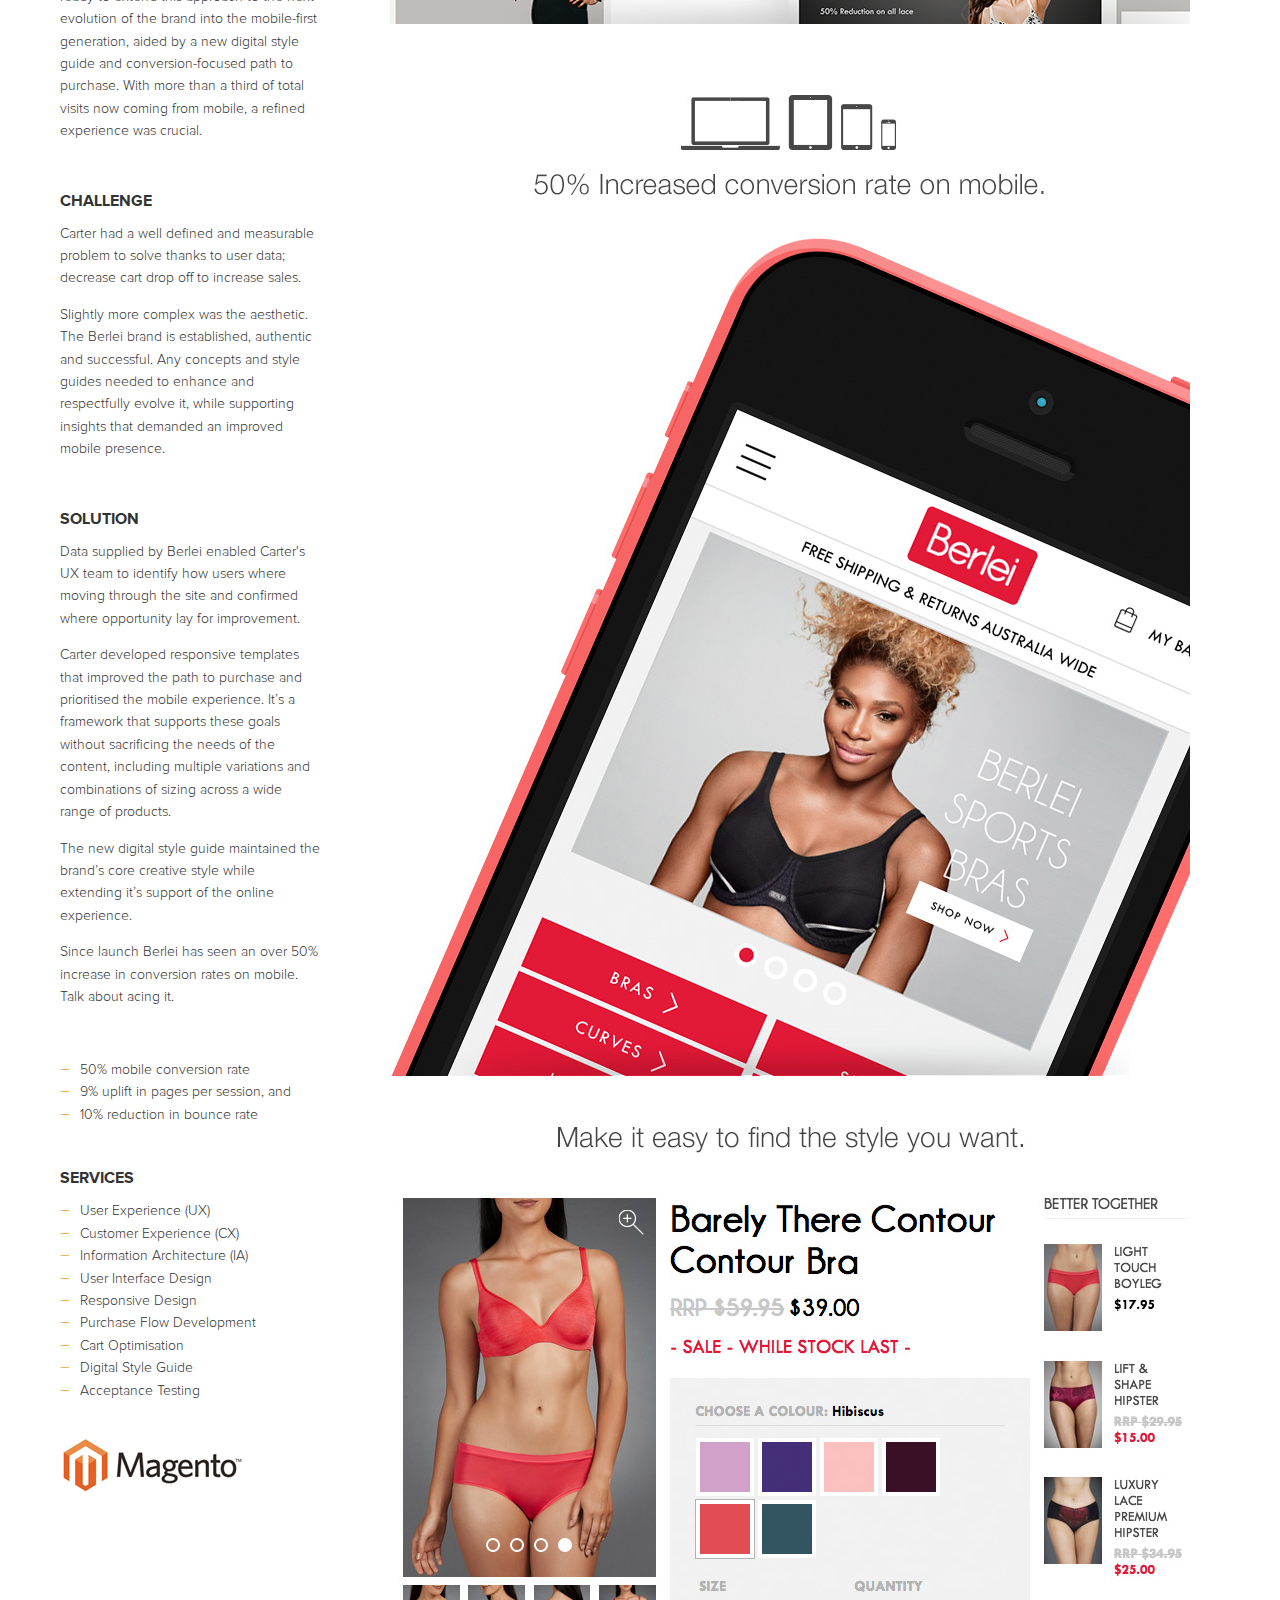
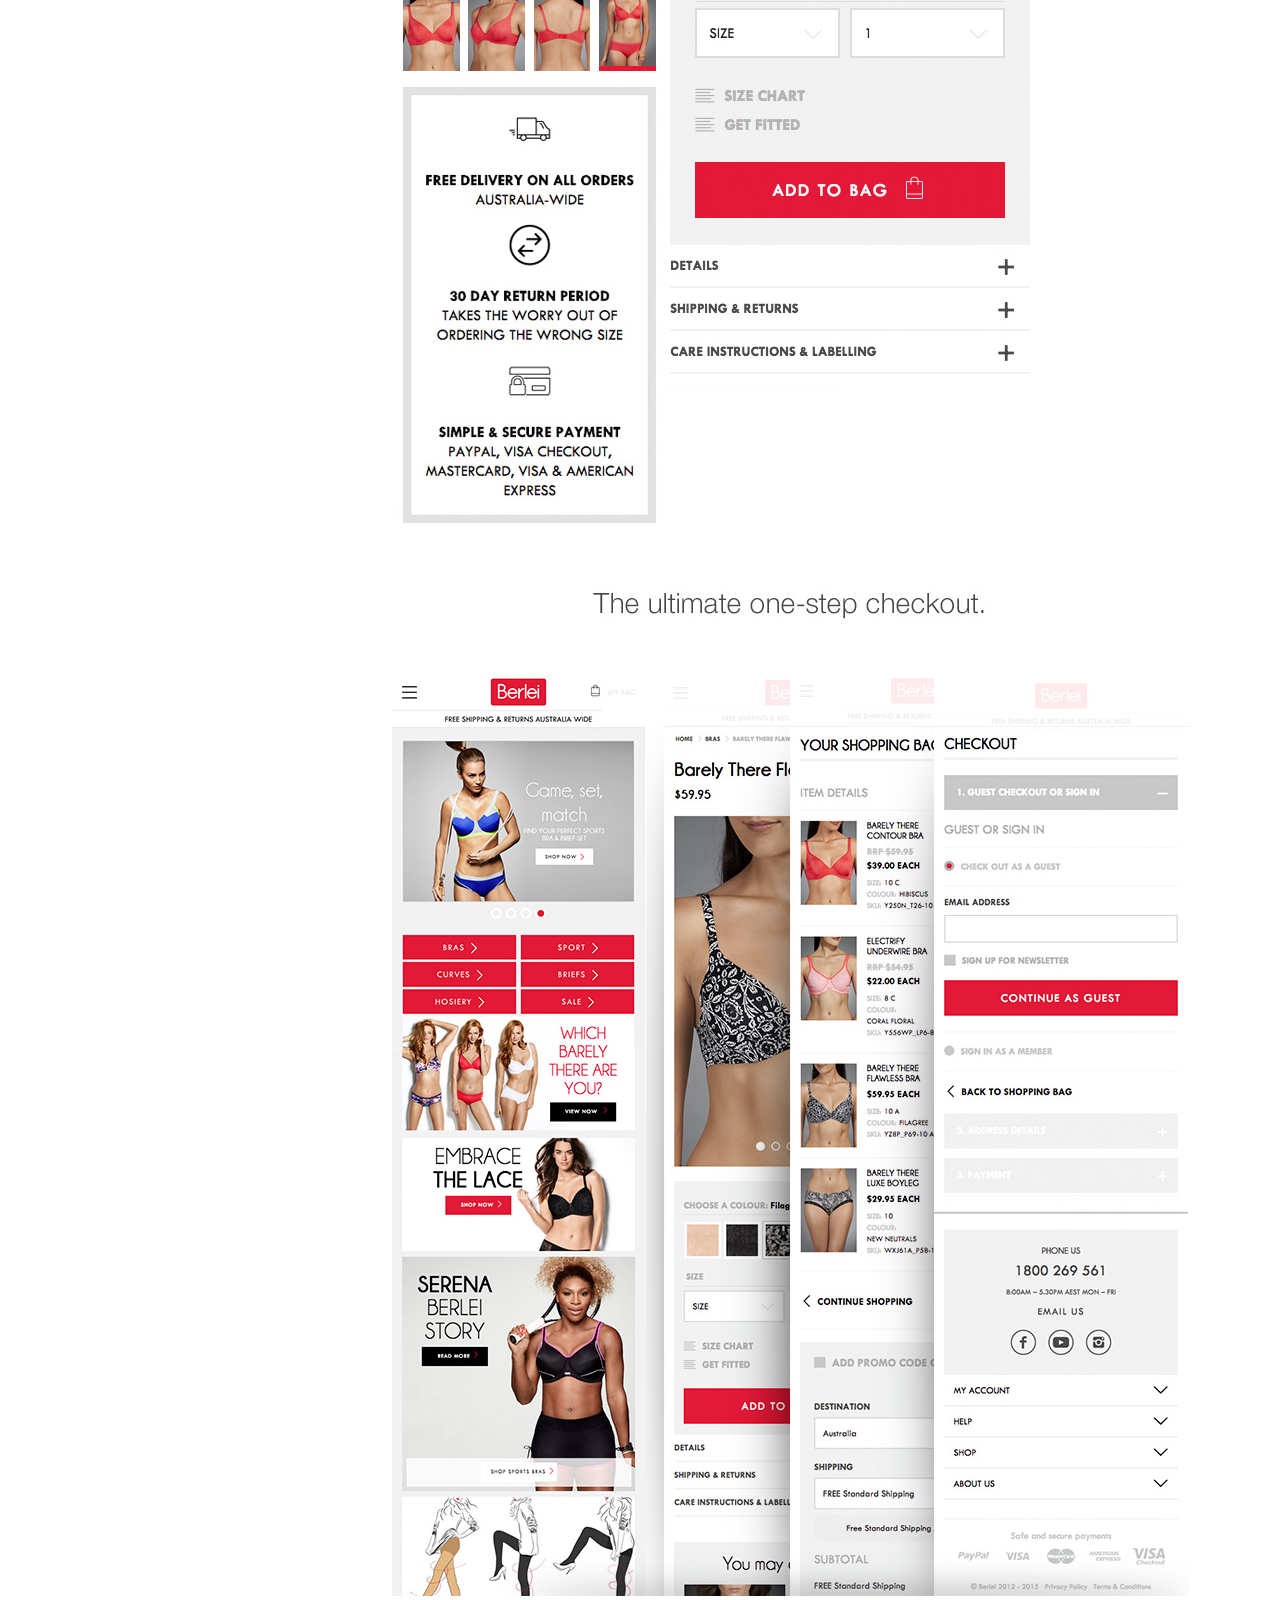
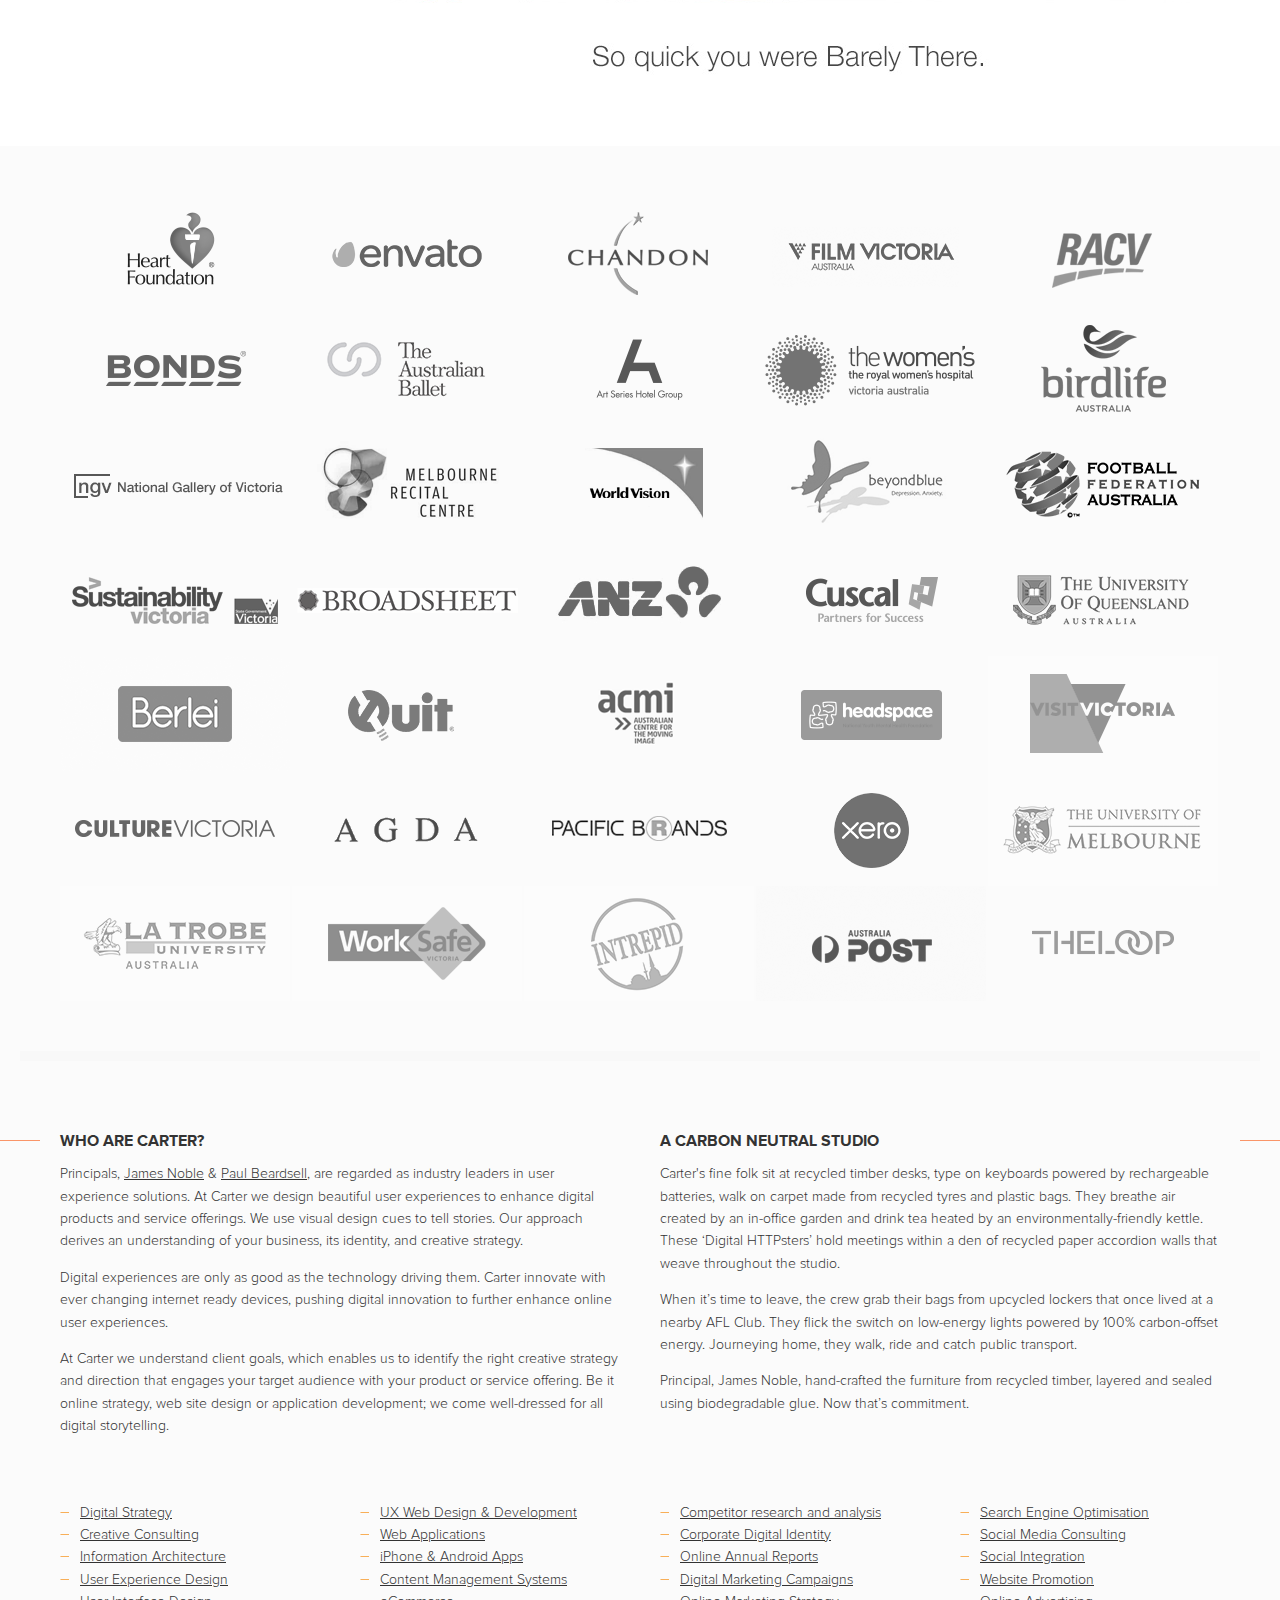
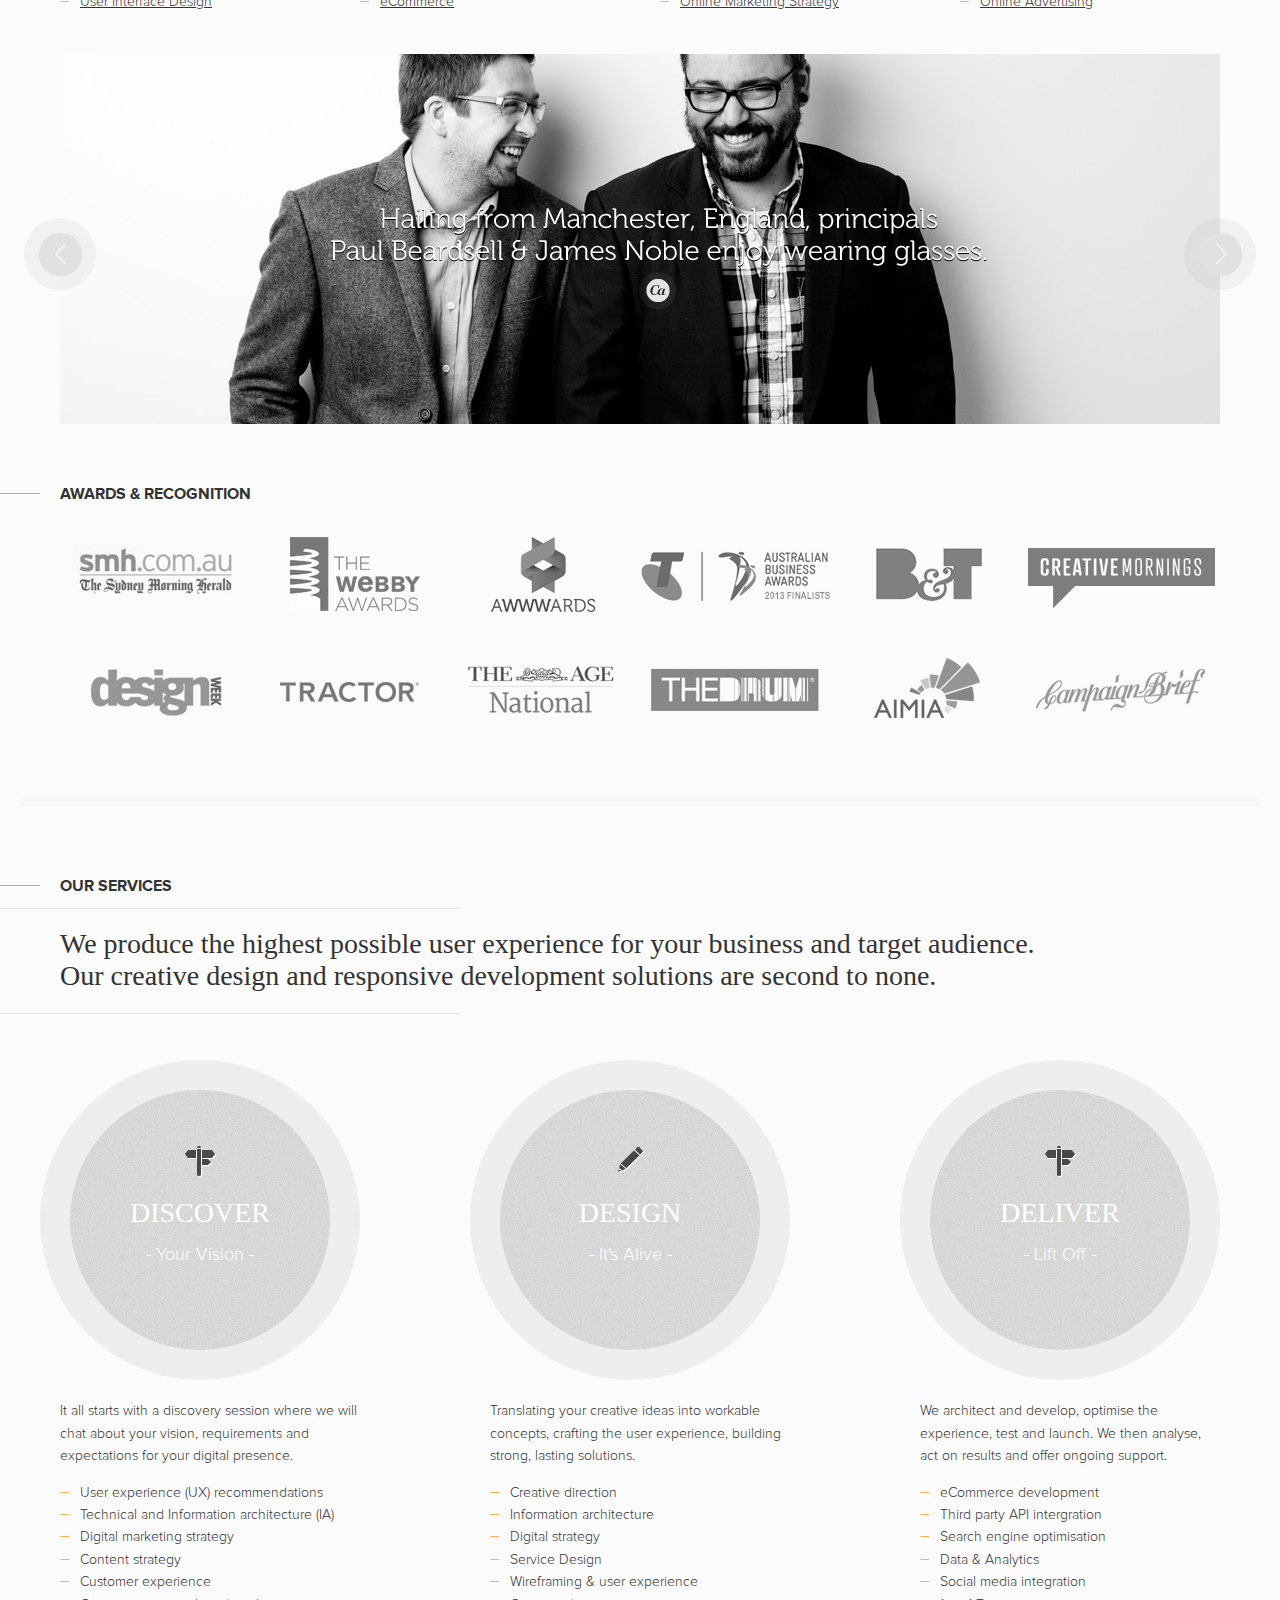
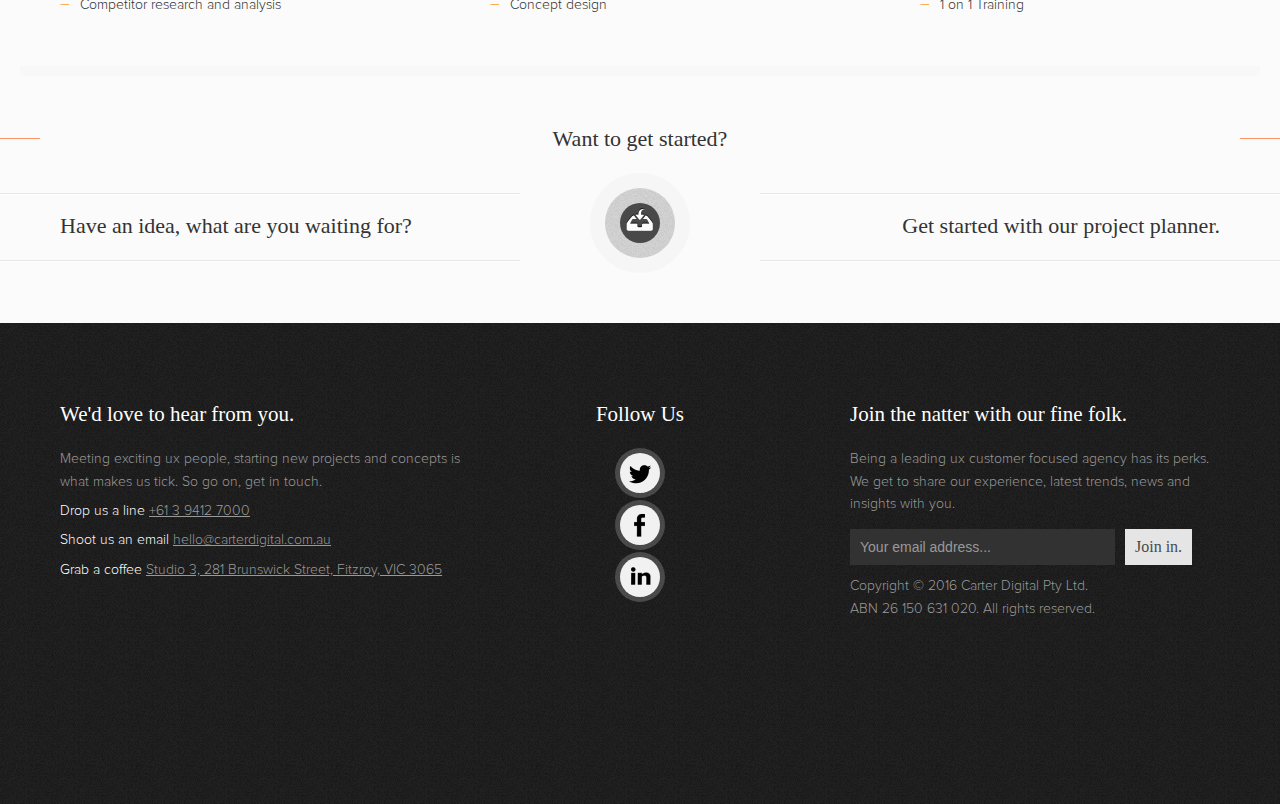
<file: carterdigital.com.au/projects/berlei-the-ultimate-increase-in-ecommerce-conversion-optimisation/index.html>
<!DOCTYPE html>
<!--[if lt IE 7]> <html lang="en" class="no-js ie6 ie"> <![endif]-->
<!--[if IE 7]>    <html lang="en" class="no-js ie7 ie"> <![endif]-->
<!--[if IE 8]>    <html lang="en" class="no-js ie8 ie"> <![endif]-->
<!--[if IE 9]>    <html lang="en" class="no-js ie9 ie"> <![endif]-->
<!--[if IE 10]>   <html lang="en" class="no-js ie10 ie"> <![endif]-->
<html class='no-js' lang='en'>

<!-- Mirrored from carterdigital.com.au/projects/berlei-the-ultimate-increase-in-ecommerce-conversion-optimisation/ by HTTrack Website Copier/3.x [XR&CO'2014], Wed, 29 Jun 2016 02:39:05 GMT -->
<!-- Added by HTTrack --><meta http-equiv="content-type" content="text/html;charset=utf-8" /><!-- /Added by HTTrack -->
<head>
	<meta charset="utf-8" />

	<title>Berlei, The Ultimate Online Store / Carter Digital</title>
	<meta name="keywords" content="Berlei, bra, shopping, cart, optimisation, magento, website, design, user, customer, experience, payment, gateway, ecommerce" />
    <meta name="description" content="Berlei customer and user experience ecommerce optimisation" />

    <meta name="eecache" content="224" />

    <meta name="author" content="Carter Digital - http://www.carterdigital.com.au"/>
    <meta name="robots" content="INDEX,FOLLOW"/>
    <link rel="shortcut icon" href="../../favicon.png" />
    <link rel="apple-touch-icon" href="#" />

    <meta name="viewport" content="width=device-width, maximum-scale=1.0, user-scalable=yes">

	<link rel="stylesheet" href="../../css/styles.css" type="text/css" />

	<link rel="apple-touch-icon" href="../../images/icon-120%402x.png">
	<link rel="apple-touch-icon" sizes="76x76" href="../../images/icon-76%401x.png">
	<link rel="apple-touch-icon" sizes="120x120" href="../../images/icon-120%402x.png">
	<link rel="apple-touch-icon" sizes="152x152" href="../../images/icon-152%402x.png">

	
    <!--[if IE]>
	<link rel="stylesheet" href="/css/ie.css" type="text/css" />
	<![endif]-->

	<!-- <script type="text/javascript" src="https://getfirebug.com/firebug-lite.js"></script> -->
	<!--<script type="text/javascript" src="/js/jquery.validate.js"></script>-->
	<!--<script type="text/javascript" src="/js/jquery.color.js"></script>-->
	<!--<script type="text/javascript" src="js/jquery.animation.easing.js"></script>-->
	<!--<script type="text/javascript" src="/js/jquery.wiggle.js"></script>-->

	<script src="http://use.typekit.com/szm2qoa.js"></script>
	<script>try{Typekit.load();}catch(e){}</script>
	<script>

	  var _gaq = _gaq || [];
	  _gaq.push(['_setAccount', 'UA-20842203-1']);
	  _gaq.push(['_trackPageview']);

	  (function() {
	    var ga = document.createElement('script'); ga.type = 'text/javascript'; ga.async = true;
	    ga.src = ('https:' == document.location.protocol ? 'https://' : 'http://') + 'stats.g.doubleclick.net/dc.js';
	    var s = document.getElementsByTagName('script')[0]; s.parentNode.insertBefore(ga, s);
	  })();

	</script>
</head>
<body>

<div id="custom_header">

<!-- Header Top -->
<div id="header_top">
	<div class="container">
		<p>+61 3 9412 7000 &nbsp;&nbsp;&nbsp;&nbsp;<a href="mailto:hello@carterdigital.com.au">hello@carterdigital.com.au</a></p>
	</div>
</div>

<!-- Header -->
<div id="fake_nav" class="nav">
	<div class="container">
		<ul>
			<li><a data-rel="#folio" href="../../index.html#!/folio">Folio</a></li>
			<li><a data-rel="#about" href="../../index.html#!/about">Who we are</a></li>
			<li><a data-rel="#services" href="../../index.html#!/services">Our Services</a></li>
			<!-- <li><a href="#">Blog</a></li> -->
			<!-- <li><a href="#">Careers</a></li> -->
			<li><a data-rel="#footer" href="../../index.html#!/footer">Contact Us</a></li>
		</ul>
	</div>
	<div class="clear"></div>
</div>
<!-- Header -->

<!-- Hero -->
<div id="header">
	<a id="site_of_the_day" href="http://www.awwwards.com/web-design-awards/carter-digital"></a>
	<div class="container">
		<h3 class="logo">
			<a href="../../index.html#!/header/">
				<img src="../../images/layout/carter-digital-logo.png" alt="carter-digital" />
			</a>
		</h3>
		<h3 id="hero">
			<span class="hero_crop">
				<img src="../../images/layout/digital-httpsters.png" alt="digital-httpsters" width="459" />
			</span>
			<div class="moustache"></div>
		</h3>
		<div class="lines"></div>
		<div class="lines2"></div>
	</div>
</div>
<!-- Hero -->

</div>

<!-- Nav -->
<div id="nav" class="nav">
	<div class="container">
		<h3 class="logo">
			<a href="../../index.html#!/header/">
				<img src="../../images/layout/nav-carter-logo.png" alt="carter-digital" />
			</a>
		</h3>
		<h2>A Carbon Neutral Digital Agency</h2>
		<ul>
			<li><a data-rel="#folio" href="../../index.html#!/folio">Folio</a></li>
			<li><a data-rel="#about" href="../../index.html#!/about">Who we are</a></li>
			<li><a data-rel="#services" href="../../index.html#!/services">Our Services</a></li>
			<!-- <li><a href="#">Blog</a></li> -->
			<!-- <li><a href="#">Careers</a></li> -->
			<li><a data-rel="#footer" href="../../index.html#!/footer">Contact Us</a></li>
		</ul>
	</div>

</div>
<div id="nav_space"><br /></div>
<!-- Nav -->




<div id="folio">
	
	<div class="container">
		<!-- Section Title -->
		<h3><span class="marker"></span>Folio</h3>
		
		<div class="section_heading">
			<div class="inner">
				<h1>A multi-award winning service design, customer & user experience agency. <br />
Creating ideas and products to transform and grow your business.</h1>
			</div>
		</div>
	</div>
	
	
	<!-- Folio Single -->
	<div id="folio_single" class="active">
		
		<div class="container" style="z-index:98">
		
			<div id="folio_nav">
				<a href="../../index.html#!/folio" id="folio_close"><span class="outer"></span><span class="inner"></span></a>
			</div>
			
		</div>
		
		<div id="ajax_load" style="padding:25px 0;">
			<div class="container">
<div class="content">

	<div class="client_meta">
		<!-- <a href="#"><img src="" alt="berlei-the-ultimate-increase-in-ecommerce-conversion-optimisation" /></a> -->
		<h3><span class="marker"></span>Berlei, The Ultimate Online Store</h3>
	</div>

		<div class="quote">
		<div class="line"></div>
		<div class="inner">
		<blockquote>"Users interacting with added functionality are converting at 3 times the site average."</blockquote>
					<p>eCommerce Manager</p>
				</div>
	</div>
	
	<h3><img alt="" src="../../images/uploads/responsive-design.png" style="font-size:13px; height:60px; line-height:1.6; width:250px" /></h3>

<h3><a href="http://www.smh.com.au/business/retail/pacific-brands-upgrades-profit-guidance-as-bonds-sheridan-shine-20150702-gi33ad.html" target="_blank">Pacific Brand upgrade profit guidance as&nbsp;strong online retail sales grow.</a></h3>

<p>&ndash; Sydney Morning Herald</p>

<h3><a href="http://melbournedesignawards.com.au/MEL15/entry_details.asp?ID=14206&amp;Category_ID=6351" name="Melbourne Design of the Year 2015" target="_blank"><img alt="" src="../../images/uploads/silver75-1.png" style="height:122px; width:85px" /></a><br />
<br />
OVERVIEW</h3>

<p><a href="http://www.berlei.com.au/" target="_blank">Berlei</a> know women. Constantly evolving with their customers needs, Berlei were ready to extend this approach to the next evolution of the brand into the mobile-first generation, aided by a new digital style guide and conversion-focused path to purchase. With more than a third of total visits now coming from mobile, a refined experience was crucial.&nbsp;</p>

<h3><br />
CHALLENGE</h3>

<p>Carter had a well defined and measurable problem to solve thanks to user data; decrease cart drop off to increase sales.</p>

<p>Slightly more complex was the aesthetic. The Berlei brand is established, authentic and successful. Any concepts and style guides needed to enhance and respectfully evolve it, while supporting insights that demanded an improved mobile presence.</p>

<h3><br />
SOLUTION</h3>

<p>Data supplied by Berlei enabled Carter&#39;s UX team to identify how users where moving through the site and confirmed where opportunity lay for improvement.</p>

<p>Carter developed responsive templates that improved the path to purchase and prioritised the mobile experience. It&rsquo;s a framework that supports these goals without sacrificing the needs of the content, including multiple variations and combinations of sizing across a wide range of products.</p>

<p>The new digital style guide maintained the brand&rsquo;s core creative style while extending it&rsquo;s support of the online experience.</p>

<p>Since launch Berlei has seen an over 50% increase in conversion rates on mobile. Talk about acing it.</p>

<p>&nbsp;</p>

<ul>
	<li>50% mobile conversion rate</li>
	<li>9% uplift in pages per session, and</li>
	<li>10% reduction in bounce rate</li>
</ul>

<p>&nbsp;</p>

<h3>SERVICES</h3>

<ul>
	<li>User Experience (UX)</li>
	<li>Customer Experience (CX)</li>
	<li>Information Architecture (IA)</li>
	<li>User Interface Design</li>
	<li>Responsive Design</li>
	<li>Purchase Flow Development</li>
	<li>Cart Optimisation</li>
	<li>Digital Style Guide</li>
	<li>Acceptance Testing</li>
</ul>

<p>&nbsp;</p>

<p><a href="http://magento.com/" target="_blank"><img alt="" src="../../images/uploads/magento-logo.png" style="height:54px; line-height:1.6; width:185px" /></a></p>

	<a id="back_to_top"></a>
</div>

<div class="images">
	
	<div class="image">
		
		<img src="../../images/uploads/01-Berlei-Commerce-Store.jpg" alt="Berlei Commerce Store" width="800" height="773" />
		
	</div>
	
	<div class="image">
		
		<img src="../../images/uploads/02-Berlei-Responsive-Online-Store.jpg" alt="Responsive-Online-Store" width="800" height="1052" />
		
	</div>
	
	<div class="image">
		
		<img src="../../images/uploads/03-Berlei-Customer-Experience.jpg" alt="Customer Experience" width="800" height="1079" />
		
	</div>
	
	<div class="image">
		
		<img src="../../images/uploads/04-Berlei-Optimised-Checkout.jpg" alt="Commerce Visa Checkout" width="800" height="1166" />
		
	</div>
	
</div>

<div class="clear"></div>
</div>

		</div>
		
	</div>

</div>
<script type="text/javascript">
	(function($){
		$(document).ready(function()
		{
			setTimeout(function(){$('a').unbind('click');}, 50);
		});
	})(jQuery);
</script>




<div class="container">
<div class="section" id="clients">
	
	
	<div class="client">
				<a href="../heart-foundation-of-australia-strategy-customer-and-digital-experience/index.html" style="background-image: url(../../images/uploads/logo-heartfoundation.png);" target="_blank">
			<img src="../../images/uploads/logo-heartfoundation-greyscale.png" alt="The Australian Heart Foundation" />
		</a>
			</div>
	
	<div class="client">
				<a href="../../index.html#!/projects/creative-new-website-for-aussie-start-up-envato/" style="background-image: url(../../images/uploads/logo-envato.png);" target="_blank">
			<img src="../../images/uploads/logo-envato-greyscale.png" alt="Envato" />
		</a>
			</div>
	
	<div class="client">
				<a href="../lvmh-domain-chandon-responsive-digital-website-user-experience/index.html" style="background-image: url(../../images/uploads/logo-chandon.png);" target="_blank">
			<img src="../../images/uploads/logo-chandon-greyscale.png" alt="Domain Chandon" />
		</a>
			</div>
	
	<div class="client">
				<a href="http://www.film.vic.gov.au/" style="background-image: url(../../images/uploads/film-victoria-logo-hover.png);" target="_blank">
			<img src="../../images/uploads/film-victoria-logo.png" alt="Film Victoria" />
		</a>
			</div>
	
	<div class="client">
				<a href="http://www.racv.com.au/" style="background-image: url(../../images/uploads/logo-racv.png);" target="_blank">
			<img src="../../images/uploads/logo-racv-greyscale.png" alt="RACV" />
		</a>
			</div>
	
	<div class="client">
				<a href="../../index.html#!/projects/bonds-digital-customer-experience/" style="background-image: url(../../images/uploads/bonds_logo_hover.png);" target="_blank">
			<img src="../../images/uploads/bonds_logo.png" alt="Bonds Australia" />
		</a>
			</div>
	
	<div class="client">
				<a href="https://www.australianballet.com.au/" style="background-image: url(../../images/uploads/logo-australianballet-hover.png);" target="_blank">
			<img src="../../images/uploads/logo-australianballet.png" alt="The Australian Ballet" />
		</a>
			</div>
	
	<div class="client">
				<a href="../../index.html#!/projects/art-series-hotel-group-user-experience-design-and-development/" style="background-image: url(../../images/uploads/artseries-hotels-logo-hover.png);" target="_blank">
			<img src="../../images/uploads/artseries-hotels-logo.png" alt="The Art Series Hotel Group" />
		</a>
			</div>
	
	<div class="client">
				<a href="../../index.html#!/projects/responsive-website-design-of-the-royal-womens-hospital-melbourne/" style="background-image: url(../../images/uploads/the-royal-womens-hospital.png);" target="_blank">
			<img src="../../images/uploads/the-royal-womens-hospital-hover.png" alt="The Woman's Hospital" />
		</a>
			</div>
	
	<div class="client">
				<a href="../../index.html#!/projects/birdlife-australia/" style="background-image: url(../../images/uploads/birdlife-logo-hover.png);" target="_blank">
			<img src="../../images/uploads/birdlife-logo.png" alt="Birdlife Austalia" />
		</a>
			</div>
	
	<div class="client">
				<a href="../../index.html#!/projects/ngv-melbourne-now-responsive-website-android-and-ios-apps/" style="background-image: url(../../images/uploads/national-gallery-victoria-hover.png);" target="_blank">
			<img src="../../images/uploads/national-gallery-victoria.png" alt="National Gallery Victoria" />
		</a>
			</div>
	
	<div class="client">
				<a href="http://www.melbournerecital.com.au/" style="background-image: url(../../images/uploads/recital_centre_logo_hover.png);" target="_blank">
			<img src="../../images/uploads/recital_centre_logo.png" alt="Melbourne Recital Centre" />
		</a>
			</div>
	
	<div class="client">
				<a href="../../index.html#!/projects/world-vision/" style="background-image: url(../../images/uploads/world-vision-hover.png);" target="_blank">
			<img src="../../images/uploads/world-vision.png" alt="World Vision Australia" />
		</a>
			</div>
	
	<div class="client">
				<a href="https://www.beyondblue.org.au/" style="background-image: url(../../images/uploads/logos-beyond-blue-hover.png);" target="_blank">
			<img src="../../images/uploads/logos-beyond-blue.png" alt="Beyond Blue" />
		</a>
			</div>
	
	<div class="client">
				<a href="../../index.html#!/projects/football-federation-australia-you-power-the-game" style="background-image: url(../../images/uploads/ffa-logo.png);" target="_blank">
			<img src="../../images/uploads/ffa-logo-bw.png" alt="Football Federation Australia" />
		</a>
			</div>
	
	<div class="client">
				<a href="http://www.vic.gov.au/" style="background-image: url(../../images/uploads/sustainability-victoria-logo-hover.png);" target="_blank">
			<img src="../../images/uploads/sustainability-victoria-logo.png" alt="Sustainability / State Gov Victoria" />
		</a>
			</div>
	
	<div class="client">
				<a href="http://www.broadsheet.com.au/melbourne/food-and-drink/article/moran-cato-building-basement-rooftop" style="background-image: url(../../images/uploads/broadsheet-logo-hover.png);" target="_blank">
			<img src="../../images/uploads/broadsheet-logo.png" alt="Broadsheet Sydney and Melbourne" />
		</a>
			</div>
	
	<div class="client">
				<a href="http://www.anz.com.au/" style="background-image: url(../../images/uploads/anz-logo-hover.png);" target="_blank">
			<img src="../../images/uploads/anz-logo.png" alt="ANZ Bank" />
		</a>
			</div>
	
	<div class="client">
				<a href="https://www.cuscal.com.au/mobile-payments" style="background-image: url(../../images/uploads/cuscal_logo_hover.png);" target="_blank">
			<img src="../../images/uploads/cuscal_logo.png" alt="Cuscal Australia" />
		</a>
			</div>
	
	<div class="client">
				<a href="http://gci.uq.edu.au/" style="background-image: url(../../images/uploads/queensland-university-gci-logo-hover.png);" target="_blank">
			<img src="../../images/uploads/queensland-university-gci-logo.png" alt="Queensland University / Global Change Institute" />
		</a>
			</div>
	
	<div class="client">
				<a href="../../index.html#!/projects/berlei-the-ultimate-increase-in-ecommerce-conversion-optimisation/" style="background-image: url(../../images/uploads/berlei-logo-hover.gif);" target="_blank">
			<img src="../../images/uploads/berlei-logo.gif" alt="Berlei Australia" />
		</a>
			</div>
	
	<div class="client">
				<a href="http://www.quit.org.au/" style="background-image: url(../../images/uploads/quit-victoria-logo-hover.png);" target="_blank">
			<img src="../../images/uploads/quit-victoria-logo.png" alt="Quit Victoria" />
		</a>
			</div>
	
	<div class="client">
				<a href="../../index.html#!/projects/acmi-gamemasters" style="background-image: url(../../images/uploads/acmi-logo-hover.png);" target="_blank">
			<img src="../../images/uploads/acmi-logo.png" alt="ACMI" />
		</a>
			</div>
	
	<div class="client">
				<a href="../../index.html#!/projects/the-fifth-army-headspace-cotton-on-foundation/" style="background-image: url(../../images/uploads/headspace-logo-hover.png);" target="_blank">
			<img src="../../images/uploads/headspace-logo-clients.png" alt="Headspace" />
		</a>
			</div>
	
	<div class="client">
				<a href="http://www.visitvictoria.com/" style="background-image: url(../../images/uploads/logo-visit-victoria.png);" target="_blank">
			<img src="../../images/uploads/logo-visit-victoria-bw.png" alt="Visit Victoria" />
		</a>
			</div>
	
	<div class="client">
				<a href="../../index.html#!/projects/culture-victoria-150-years-of-historical-content/" style="background-image: url(../../images/uploads/cv_logo_hover.png);" target="_blank">
			<img src="../../images/uploads/cv_logo.png" alt="Culture Victoria" />
		</a>
			</div>
	
	<div class="client">
				<a href="http://www.agda.com.au/" style="background-image: url(../../images/uploads/agda-logo-hover.png);" target="_blank">
			<img src="../../images/uploads/agda-logo.png" alt="Australian Graphic Design Association" />
		</a>
			</div>
	
	<div class="client">
				<a href="http://www.pacificbrands.com.au/" style="background-image: url(../../images/uploads/pacific_brands_logo_hover.png);" target="_blank">
			<img src="../../images/uploads/pacific_brands_logo.png" alt="Pacific Brands Pty Ltd" />
		</a>
			</div>
	
	<div class="client">
				<a href="https://www.xero.com/au" style="background-image: url(../../images/uploads/xero-accounting-logo-hover.png);" target="_blank">
			<img src="../../images/uploads/xero-accounting-logo.png" alt="Xero: Accounting Software & Online Bookkeeping" />
		</a>
			</div>
	
	<div class="client">
				<a href="http://www.unimelb.edu.au/" style="background-image: url(../../images/uploads/logo-university-melbourne.png);" target="_blank">
			<img src="../../images/uploads/logo-university-melbourne-bw.png" alt="University of Melbourne" />
		</a>
			</div>
	
	<div class="client">
				<a href="http://www.latrobe.edu.au/" style="background-image: url(../../images/uploads/logo-latrobe-university.png);" target="_blank">
			<img src="../../images/uploads/logo-latrobe-university-bw.png" alt="Latrobe University" />
		</a>
			</div>
	
	<div class="client">
				<a href="http://www.worksafe.vic.gov.au/" style="background-image: url(../../images/uploads/logo-worksafe.png);" target="_blank">
			<img src="../../images/uploads/logo-worksafe-bw.png" alt="Worksafe Victoria" />
		</a>
			</div>
	
	<div class="client">
				<a href="http://www.intrepidtravel.com/" style="background-image: url(../../images/uploads/logo-intrepid-travel.png);" target="_blank">
			<img src="../../images/uploads/logo-intrepid-travel-bw.png" alt="Intrepid Travel" />
		</a>
			</div>
	
	<div class="client">
				<a href="http://www.auspost.com.au/" style="background-image: url(../../images/uploads/australia-post-logo-hover.png);" target="_blank">
			<img src="../../images/uploads/australia-post-logo.png" alt="Australia Post" />
		</a>
			</div>
	
	<div class="client">
				<a href="../../index.html#!/projects/the-loop-ux-design/" style="background-image: url(../../images/uploads/the-loop-logo-hover.png);" target="_blank">
			<img src="../../images/uploads/the-loop-logo.png" alt="The Loop" />
		</a>
			</div>
	
	<div class="clear"></div>
	
</div>
</div>




<div class="section_mask" id="about_mask">
<div class="container">
<div class="section" id="about">

	
	<div class="col_6">
		<h3>Who are Carter?</h3>

<p>Principals, <a href="http://www.linkedin.com/in/mrjamesnoble" target="_blank" title="LinkedIn Profile">James Noble</a> &amp; <a href="http://twitter.com/#!/paulbeardsell" target="_blank" title="@paulbeardsell">Paul Beardsell</a>, are regarded as industry leaders in user experience solutions. At Carter we design beautiful user experiences to enhance digital products and service offerings. We use visual design cues to tell stories. Our approach derives an understanding of your business, its identity, and creative strategy.</p>

<p>Digital experiences are only as good as the technology driving them. Carter innovate with ever changing internet ready devices, pushing digital innovation to further enhance online user experiences.</p>

<p>At Carter we understand client goals, which enables us to identify the right creative strategy and direction that engages your target audience with your product or service offering. Be it online strategy, web site design or application development; we come well-dressed for all digital storytelling.</p>
	</div>
	<div class="col_6 last">
		<h3>A carbon neutral studio</h3>

<p>Carter&#39;s fine folk sit at recycled timber desks, type on keyboards powered by rechargeable batteries, walk on carpet made from recycled tyres and plastic bags. They breathe air created by an in-office garden and drink tea heated by an environmentally-friendly kettle. These &lsquo;Digital HTTPsters&rsquo; hold meetings within a den of recycled paper accordion walls that weave throughout the studio.</p>

<p>When it&rsquo;s time to leave, the crew grab their bags from upcycled lockers that once lived at a nearby AFL Club. They flick the switch on low-energy lights powered by 100% carbon-offset energy. Journeying home, they walk, ride and catch public transport.</p>

<p>Principal, James Noble, hand-crafted the furniture from recycled timber, layered and sealed using biodegradable glue. Now that&rsquo;s commitment.&nbsp;</p>
	</div>
	

	<div class="clear" style="height:50px;"><br /></div>


	
	<div class="col_3">
		<ul>
	<li><a href="../../index.html#!/projects/birdlife-australia/" target="_self">Digital Strategy</a></li>
	<li><a href="../../index.html#!/services">Creative Consulting</a></li>
	<li><a href="../../index.html#!/projects/birdlife-australia/">Information Architecture</a></li>
	<li><a href="../../index.html#!/folio">User Experience Design</a></li>
	<li><a href="../../index.html#!/projects/chocolate-tailors/">User Interface Design</a></li>
</ul>
	</div>
	<div class="col_3">
		<ul>
	<li><a href="../../index.html#!/folio">UX Web Design &amp; Development</a></li>
	<li><a href="../../index.html#!/projects/pt-manager-pro/">Web Applications</a></li>
	<li><a href="../../index.html#!/projects/iprimus/" target="_self">iPhone &amp; Android Apps</a></li>
	<li><a href="http://expressionengine.com/" target="_blank">Content Management Systems</a></li>
	<li><a href="../../index.html#!/projects/chocolate-tailors/" target="_self">eCommerce</a></li>
</ul>
	</div>
	<div class="col_3">
		<ul>
	<li><a href="../../index.html#!/projects/tandem-partners/">Competitor research and analysis</a></li>
	<li><a href="../../index.html#!/projects/anz-shareholder-corporate-responsibility-review/">Corporate Digital Identity</a></li>
	<li><a href="../../index.html#!/projects/anz-shareholder-corporate-responsibility-review/" target="_self" title="Online Annual Report">Online Annual Reports</a></li>
	<li><a href="../../index.html#!/projects/football-federation-australia-you-power-the-game/" target="_blank">Digital Marketing Campaigns</a></li>
	<li><a href="../../index.html#!/projects/acmi-gamemasters/">Online Marketing Strategy</a></li>
</ul>
	</div>
	<div class="col_3 last">
		<ul>
	<li><a href="https://www.google.com.au/search?q=ux+design+melbourne" target="_blank">Search Engine Optimisation</a></li>
	<li><a href="../../index.html#!/projects/adioso/">Social Media Consulting</a></li>
	<li><a href="http://www.smk.net.au/" target="_blank">Social Integration</a></li>
	<li><a href="../../index.html#!/projects/acmi-gamemasters/">Website Promotion</a></li>
	<li><a href="../broadsheet-mobile/index.html" target="_blank">Online Advertising</a></li>
</ul>
	</div>
	


	<div class="clear"></div>

	<div id="slider">
		<a id="slider_prev" href="#"><span class="outer"></span><span class="inner"></span></a>
		<a id="slider_next" href="#"><span class="outer"></span><span class="inner"></span></a>
		<div class="mask">
			<div class="slides">
				
				<div class="slide">
					<img src="../../images/uploads/web-design-and-development.jpg" alt="UX Melbourne website design and development" />
				</div>
				
				<div class="slide">
					<img src="../../images/uploads/slider_1.jpg" alt="Digital strategies and UX creative solutions." />
				</div>
				
				<div class="slide">
					<img src="../../images/uploads/ux-digital-strategies.jpg" alt="User experience digital strategies" />
				</div>
				
				<div class="slide">
					<img src="../../images/uploads/award-winning-ux-agency.jpg" alt="Award winning UX agency in Melbourne" />
				</div>
				
				<div class="slide">
					<img src="../../images/uploads/user-experience-design.jpg" alt="Think of creative user experience as ergonomics for your eyeballs." />
				</div>
				
			</div>
		</div>
	</div>

	<div class="clear"><br /></div>

</div>
</div>
</div>

	
<div class="section_mask" id="awards_mask">
<div class="container">
<div class="section" id="awards">
	
	<!-- Section Title -->
	<h3><span class="marker"></span>Awards & Recognition</h3>
	
				
	
	<div class="award">
				<a href="http://www.smh.com.au/business" style="background-image: url(../../images/uploads/sydney-morning-herald-logo.jpg);" target="_blank">
			<img src="../../images/uploads/sydney-morning-herald-bw-logo.jpg" alt="Sydney Morning Herald, Business and Technology" />
		</a>
			</div>
	
	<div class="award">
				<a href="http://www.webbyawards.com/winners/2014/mobile-apps/handheld-devices/events-handheld-devices/melbourne-now/" style="background-image: url(../../images/uploads/the-webby-awards-logo-hover.png);" target="_blank">
			<img src="../../images/uploads/the-webby-awards-logo.png" alt="The Webby Awards 2014" />
		</a>
			</div>
	
	<div class="award">
				<a href="http://www.awwwards.com/the-voting-for-the-site-and-the-agency-of-the-year-2011-starts-now.html" style="background-image: url(../../images/uploads/awwwards-logo-hover.png);" target="_blank">
			<img src="../../images/uploads/awwwards-logo.png" alt="World site and agency of the year nomination" />
		</a>
			</div>
	
	<div class="award">
				<a href="http://www.telstrabusinessawards.com/highlights/2013-finalists/vic-440.aspx" style="background-image: url(../../images/uploads/telsta-business-of-the-year-award-hover.png);" target="_blank">
			<img src="../../images/uploads/telsta-business-of-the-year-award.png" alt="Telstra Business of the Year Awards" />
		</a>
			</div>
	
	<div class="award">
				<a href="http://www.bandt.com.au/news/creative/the-loop-gets-set-to-invade-the-uk" style="background-image: url(../../images/uploads/bandt-logo-hover.png);" target="_blank">
			<img src="../../images/uploads/bandt-logo.png" alt="Bandt" />
		</a>
			</div>
	
	<div class="award">
				<a href="https://vimeo.com/67861870" style="background-image: url(../../images/uploads/creative-mornings-logo-hover.png);" target="_blank">
			<img src="../../images/uploads/creative-mornings-logo.png" alt="Talk at the Melbourne chapter of CreativeMornings" />
		</a>
			</div>
	
	<div class="award">
				<a href="http://www.designweek.co.uk/carter-digital-designs-linkedin-for-creatives-site-the-dots/" style="background-image: url(../../images/uploads/logo-designweek.png);" target="_blank">
			<img src="../../images/uploads/logo-designweek-bw.png" alt="Design Week" />
		</a>
			</div>
	
	<div class="award">
				<a href="http://www.tractor.edu.au/course/industry-digital-design" style="background-image: url(../../images/uploads/logo-tractor-design.png);" target="_blank">
			<img src="../../images/uploads/logo-tractor-design-bw.png" alt="Tractor Design School" />
		</a>
			</div>
	
	<div class="award">
				<a href="http://www.theage.com.au/national/education/state-of-the-art-how-victoria-is-developing-its-design-courses-and-credentials-20150826-gj8d69.html" style="background-image: url(../../images/uploads/logo-theage.png);" target="_blank">
			<img src="../../images/uploads/logo-theage-bw.png" alt="The Age National" />
		</a>
			</div>
	
	<div class="award">
				<a href="http://www.thedrum.com/news/2014/09/25/net-porter-vice-facebook-and-more-sign-launch-brands-new-linkedin-creatives-platform" style="background-image: url(../../images/uploads/logo-thedrum.png);" target="_blank">
			<img src="../../images/uploads/logo-thedrum-bw.png" alt="The Drum UK" />
		</a>
			</div>
	
	<div class="award">
				<a href="http://www.aimia.com.au/community-news/notice-of-election-aimia-national-committee" style="background-image: url(../../images/uploads/logo-aimia.png);" target="_blank">
			<img src="../../images/uploads/logo-aimia-bw.png" alt="AIMIA" />
		</a>
			</div>
	
	<div class="award">
				<a href="http://www.campaignbrief.com/2015/01/aussie-underwear-label-bonds-r.html" style="background-image: url(../../images/uploads/logo-campaignbrief.png);" target="_blank">
			<img src="../../images/uploads/logo-campaignbrief-bw.png" alt="Campaign Brief" />
		</a>
			</div>
	
	<div class="clear"></div>
	
</div>
</div>
</div>


<div class="section_mask" id="service_mask">
<div class="container">
<div class="section" id="services">
	
	<!-- Section Title -->
	<h3><span class="marker"></span>Our Services</h3>
	
	<div class="section_heading">
		<div class="inner">
			<h2>We produce the highest possible user experience for your business and target audience.<br />
Our creative design and responsive development solutions are second to none.</h2>
		</div>
	</div>
		
		
	<!-- Services -->
	
	<div class="service ">
		
		<div class="circle_holder">
		<div class="circle">
			<div class="inner">
				<div class="icon discover"></div>
				<h2>Discover</h2>
				<p>- Your Vision -</p>
			</div>
		</div>
		</div>
		<p>It all starts with a discovery session where&nbsp;we will chat about your vision, requirements and expectations for your digital presence.</p>

<ul>
	<li>User experience (UX) recommendations</li>
	<li>Technical and Information architecture (IA)</li>
	<li>Digital marketing strategy</li>
	<li>Content strategy</li>
	<li>Customer experience&nbsp;</li>
	<li>Competitor research and analysis</li>
</ul>
		
	</div>
	
	<div class="service ">
		
		<div class="circle_holder">
		<div class="circle">
			<div class="inner">
				<div class="icon design"></div>
				<h2>Design</h2>
				<p>- It's Alive -</p>
			</div>
		</div>
		</div>
		<p>Translating your creative ideas into workable concepts, crafting the user experience, building strong, lasting solutions.</p>

<ul>
	<li>Creative direction</li>
	<li>Information architecture</li>
	<li>Digital strategy</li>
	<li>Service Design</li>
	<li>Wireframing &amp; user experience</li>
	<li>Concept design</li>
</ul>
		
	</div>
	
	<div class="service last">
		
		<div class="circle_holder">
		<div class="circle">
			<div class="inner">
				<div class="icon deliver"></div>
				<h2>Deliver</h2>
				<p>- Lift Off -</p>
			</div>
		</div>
		</div>
		<p>We architect and develop, optimise the experience, test and launch. We then analyse, act on results and offer ongoing support.</p>

<ul>
	<li>eCommerce development</li>
	<li>Third party API intergration</li>
	<li>Search engine optimisation</li>
	<li>Data &amp; Analytics</li>
	<li>Social media integration</li>
	<li>1 on 1 Training</li>
</ul>
		
	</div>
	
	
	<div class="clear"></div>
	
</div>
</div>
</div>




<div id="get_started_wrapper">
<div class="container">
<div class="section last" id="get_started">
	
	<h2 class="hero"><span class="marker nom"></span>Want to get started?<span class="marker right"></span></h2>
	
	<div class="section_heading left">
		<div class="inner">
			<h2>Have an idea, what are you waiting for?</h2>
		</div>
	</div>
	
	<div class="section_heading right">
		<div class="inner">
			<h2>Get started with our project planner.</h2>
		</div>
	</div>
	
	<a class="download" href="#">
		<div class="outer"></div>
		<div class="inner"></div>
		<div class="icon download"></div>
	</a>

	<div class='getStartedForm'>
		<form action="http://login.simplesend.com.au/t/r/s/tryuxd/" method="post">
			<h2>Enter your email address to download our Project Planner</h2>
			<label for="fieldEmail">Email</label><br />
			<input id="fieldEmail" name="cm-tryuxd-tryuxd" type="email" required placeholder="Email Address"/>

			<button type="submit" data-file="http://carterdigital.com.au/images/uploads/carter-digital-project-planner.doc" target="_blank" onClick="javascript: _gaq.push(['_trackPageview', '/downloads/project_planner']);">Download</button>
		</form>
		<div class='overlay'></div>
	</div>

</div>
</div>
</div>




<div id="footer">
	<div class="container">

		<div class="col_contact">
			<h2>We&#39;d love to hear from you.</h2>

<p>Meeting exciting ux people, starting new projects and concepts is what makes us tick. So go on, get in touch.</p>

<p><strong>Drop us a line</strong> <a href="tel:+61394127000">+61 3 9412 7000</a></p>

<p><strong>Shoot us an email</strong> <a href="mailto:hello@carterdigital.com.au">hello@carterdigital.com.au</a></p>

<p><strong>Grab a coffee</strong>&nbsp;<a href="http://bit.ly/httpstershq" target="_blank">Studio 3, 281 Brunswick Street, Fitzroy, VIC 3065</a></p>
			<!--  -->
		</div>

		<div class="col_follow">
			<h2>Follow Us</h2>
			<a class="circle_button twitter" href="http://twitter.com/#!/_carterdigital" target="_blank">
				<span class="outer"></span>
				<span class="inner">Twitter</span>
			</a>
			<a class="circle_button facebook" href="http://www.facebook.com/CarterDigital" target="_blank">
				<span class="outer"></span>
				<span class="inner">Facebook</span>
			</a>
			<a class="circle_button linkedin" href="http://www.linkedin.com/company/carter-digital" target="_blank">
				<span class="outer"></span>
				<span class="inner">LinkedIn</span>
			</a>
		</div>

		<div class="col_join">
			<h2>Join the natter with our fine folk.</h2>

<p>Being a leading ux customer focused agency has its perks. We get to share our experience, latest trends, news and insights with you.</p>
			<form action="http://login.simplesend.com.au/t/r/s/ptlitj/" method="post" id="subForm">
				<input type="text" name="cm-ptlitj-ptlitj" id="ptlitj-ptlitj" value="Your email address..." onFocus="if (this.value==this.defaultValue){this.value=''};" onBlur="if (this.value==''){this.value=this.defaultValue};" />
				<input type="submit" value="Join in." />
			</form>

			<p class="meta">Copyright &copy; 2016 Carter Digital Pty Ltd.<br />
			ABN 26 150 631 020. All rights reserved.<!--<a href="">Terms & Conditions</a> | <a href="">Privacy Policy</a>--></p>
		</div>

		<div class="clear"></div>

	</div>
</div>

<script src="http://ajax.googleapis.com/ajax/libs/jquery/1.7/jquery.min.js"></script>
<script>window.jQuery || document.write('<script src="../../js/jquery-1.7.min.js"><\/script>')</script>

<script src="../../js/compiled.js"></script>

<script>(function() {
  var _fbq = window._fbq || (window._fbq = []);
  if (!_fbq.loaded) {
    var fbds = document.createElement('script');
    fbds.async = true;
    fbds.src = 'http://connect.facebook.net/en_US/fbds.js';
    var s = document.getElementsByTagName('script')[0];
    s.parentNode.insertBefore(fbds, s);
    _fbq.loaded = true;
  }
})();
window._fbq = window._fbq || [];
window._fbq.push(['track', '6014210340266', {'value':'0.01','currency':'AUD'}]);
</script>

<noscript><img height="1" width="1" alt="" style="display:none" src="https://www.facebook.com/tr?ev=6014210340266&amp;cd[value]=0.01&amp;cd[currency]=AUD&amp;noscript=1" /></noscript>

</body>

<!-- Mirrored from carterdigital.com.au/projects/berlei-the-ultimate-increase-in-ecommerce-conversion-optimisation/ by HTTrack Website Copier/3.x [XR&CO'2014], Wed, 29 Jun 2016 02:39:05 GMT -->
</html>
</file>
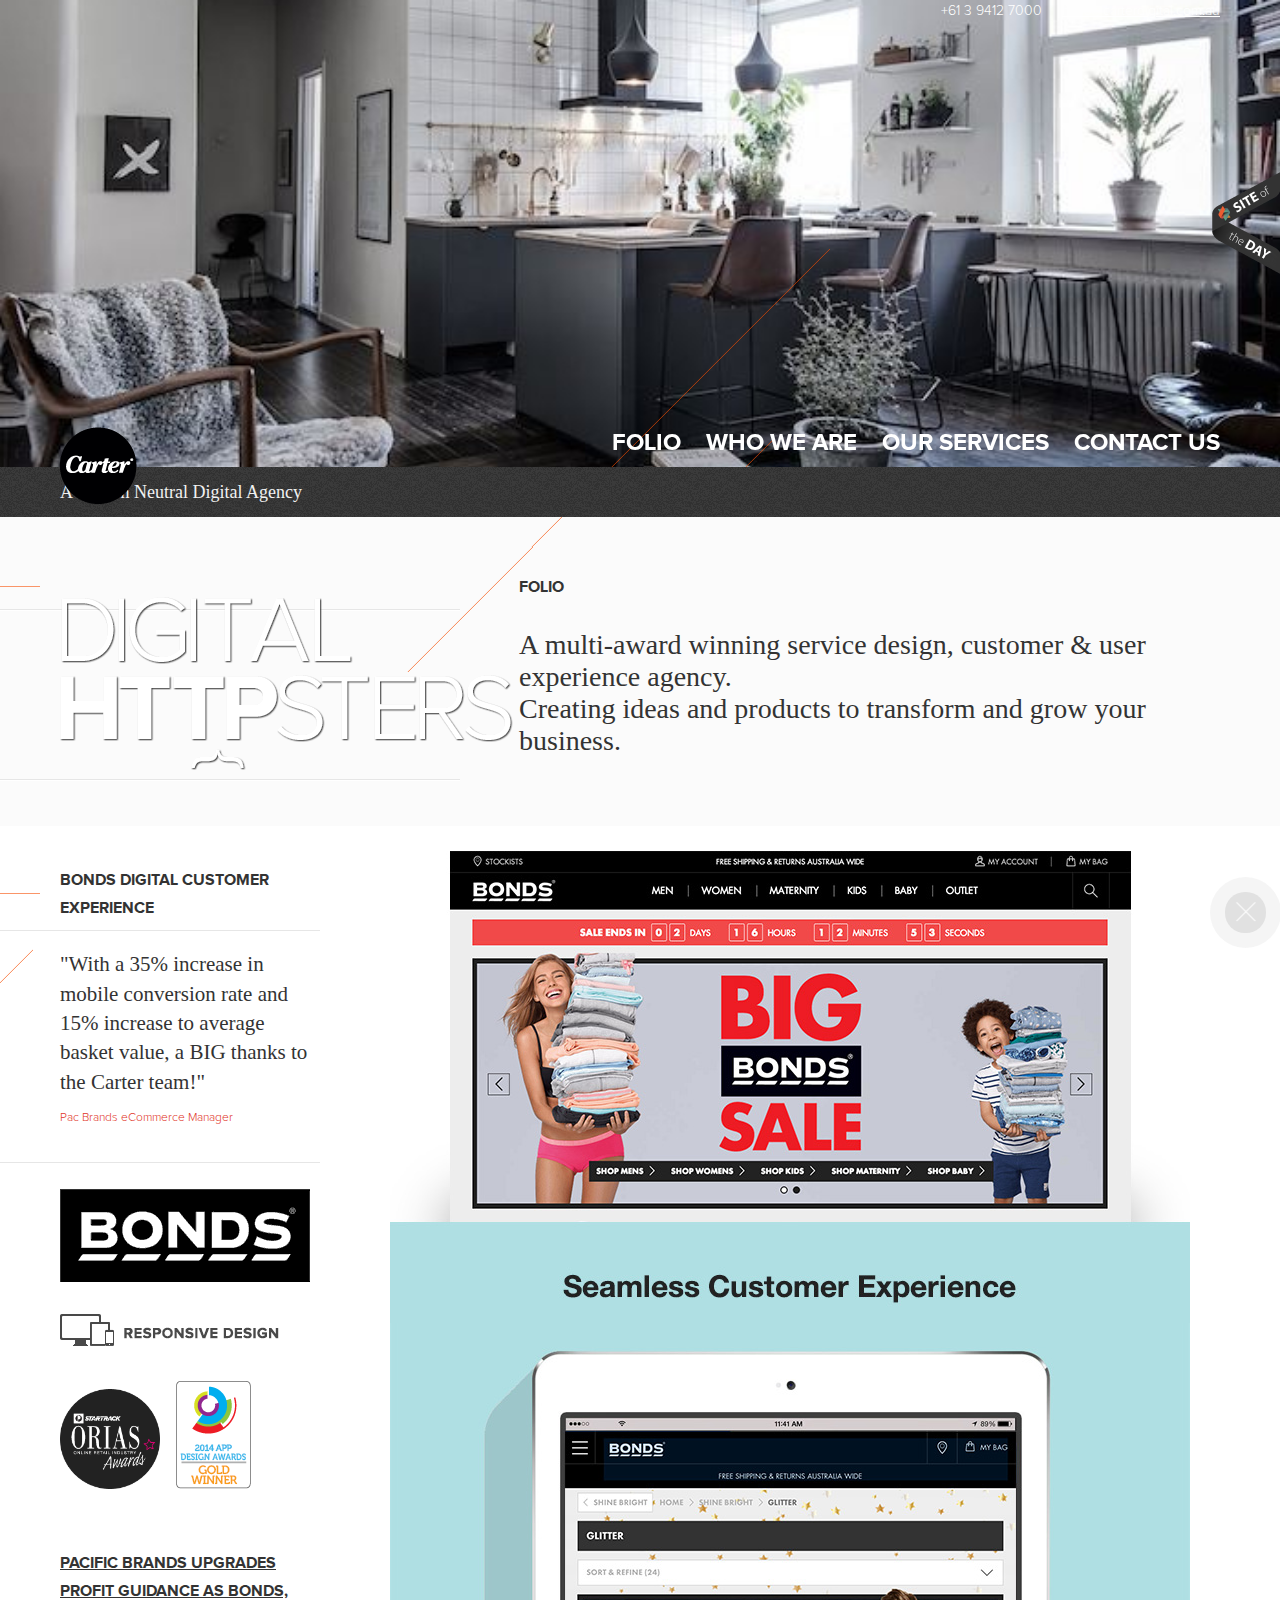
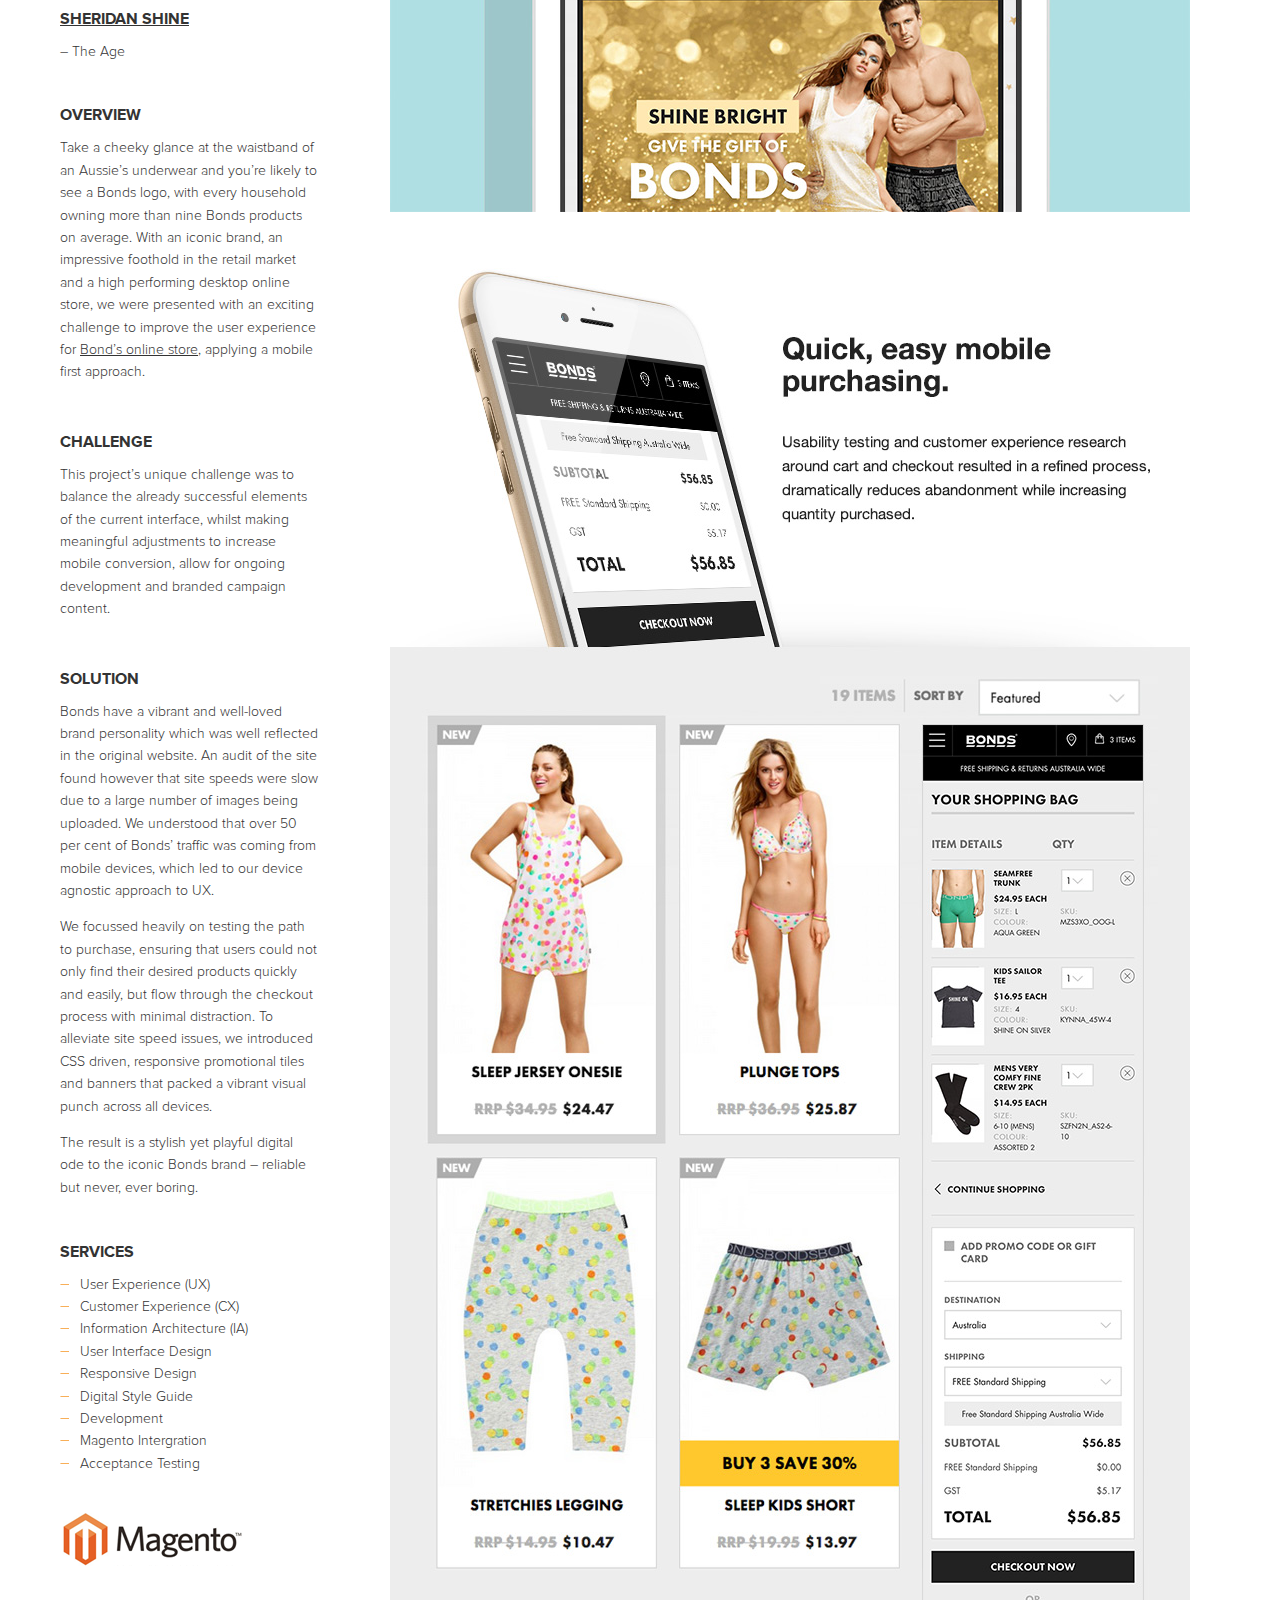
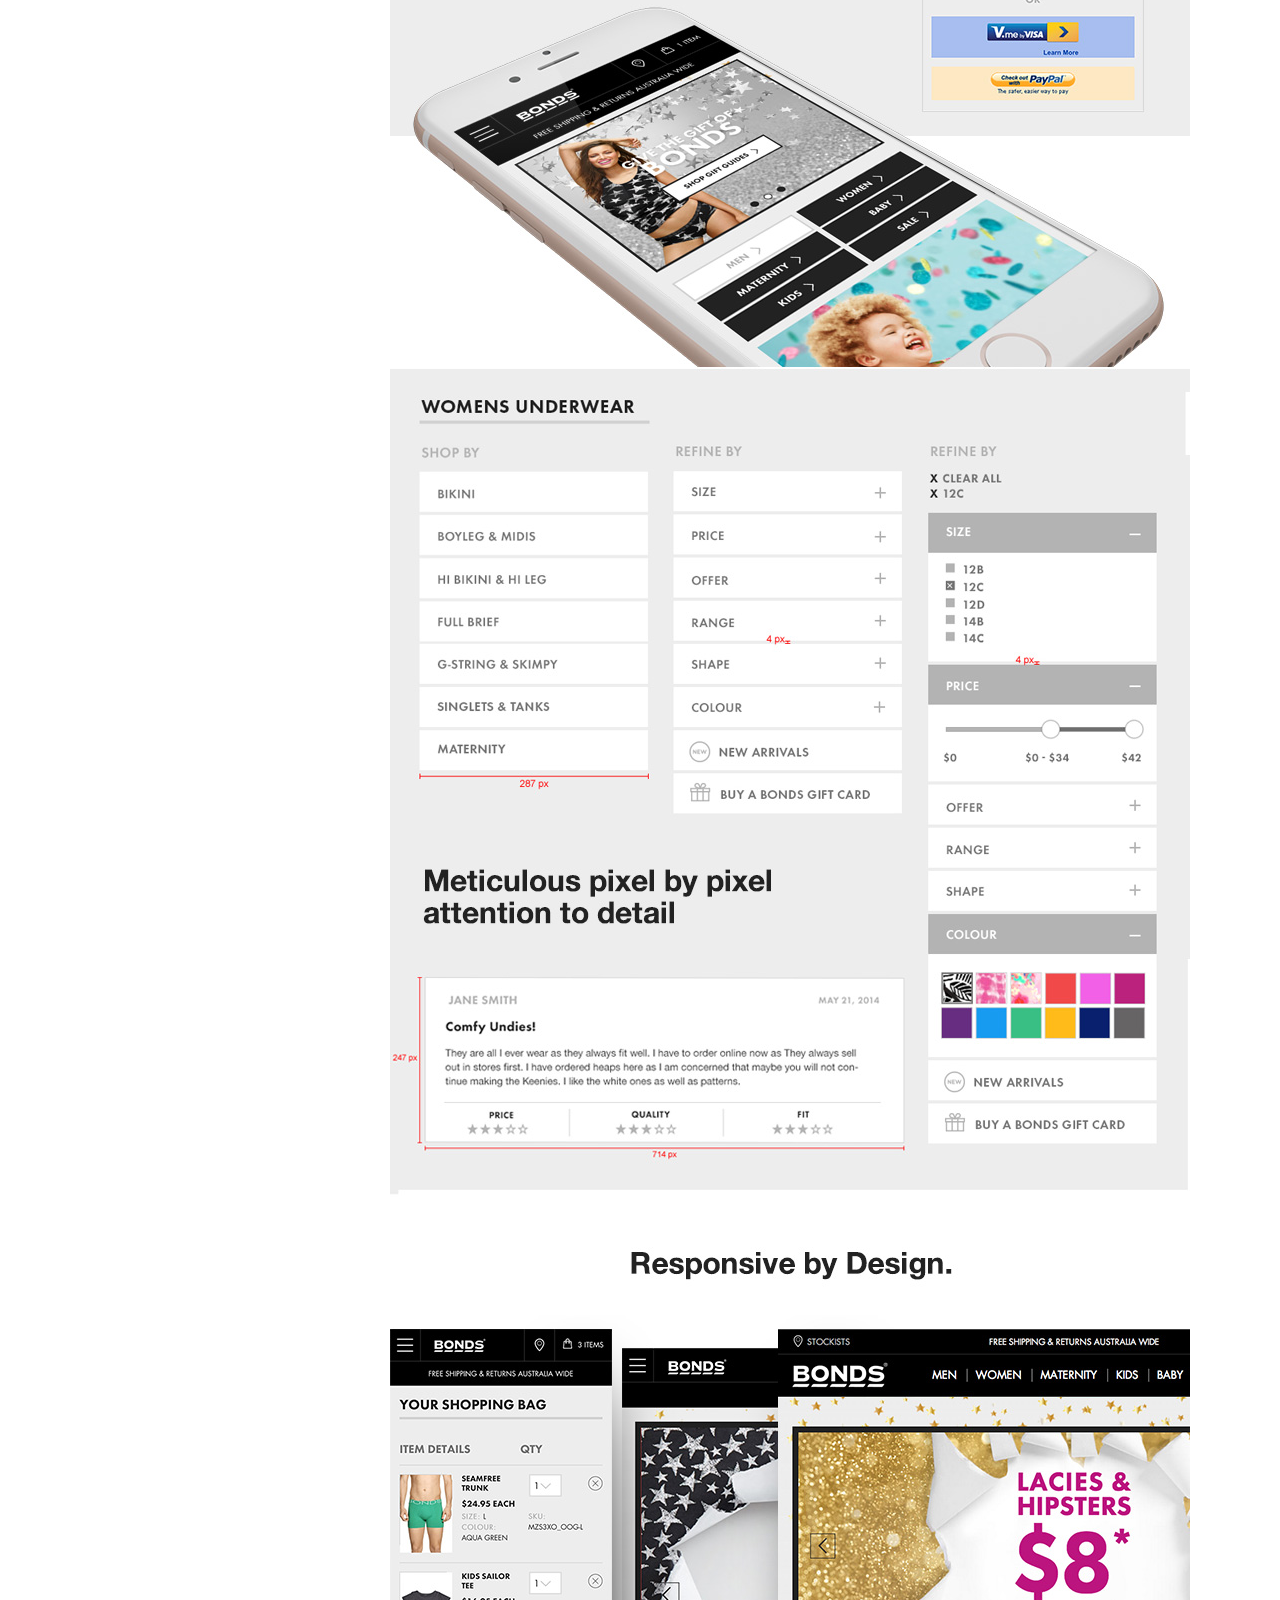
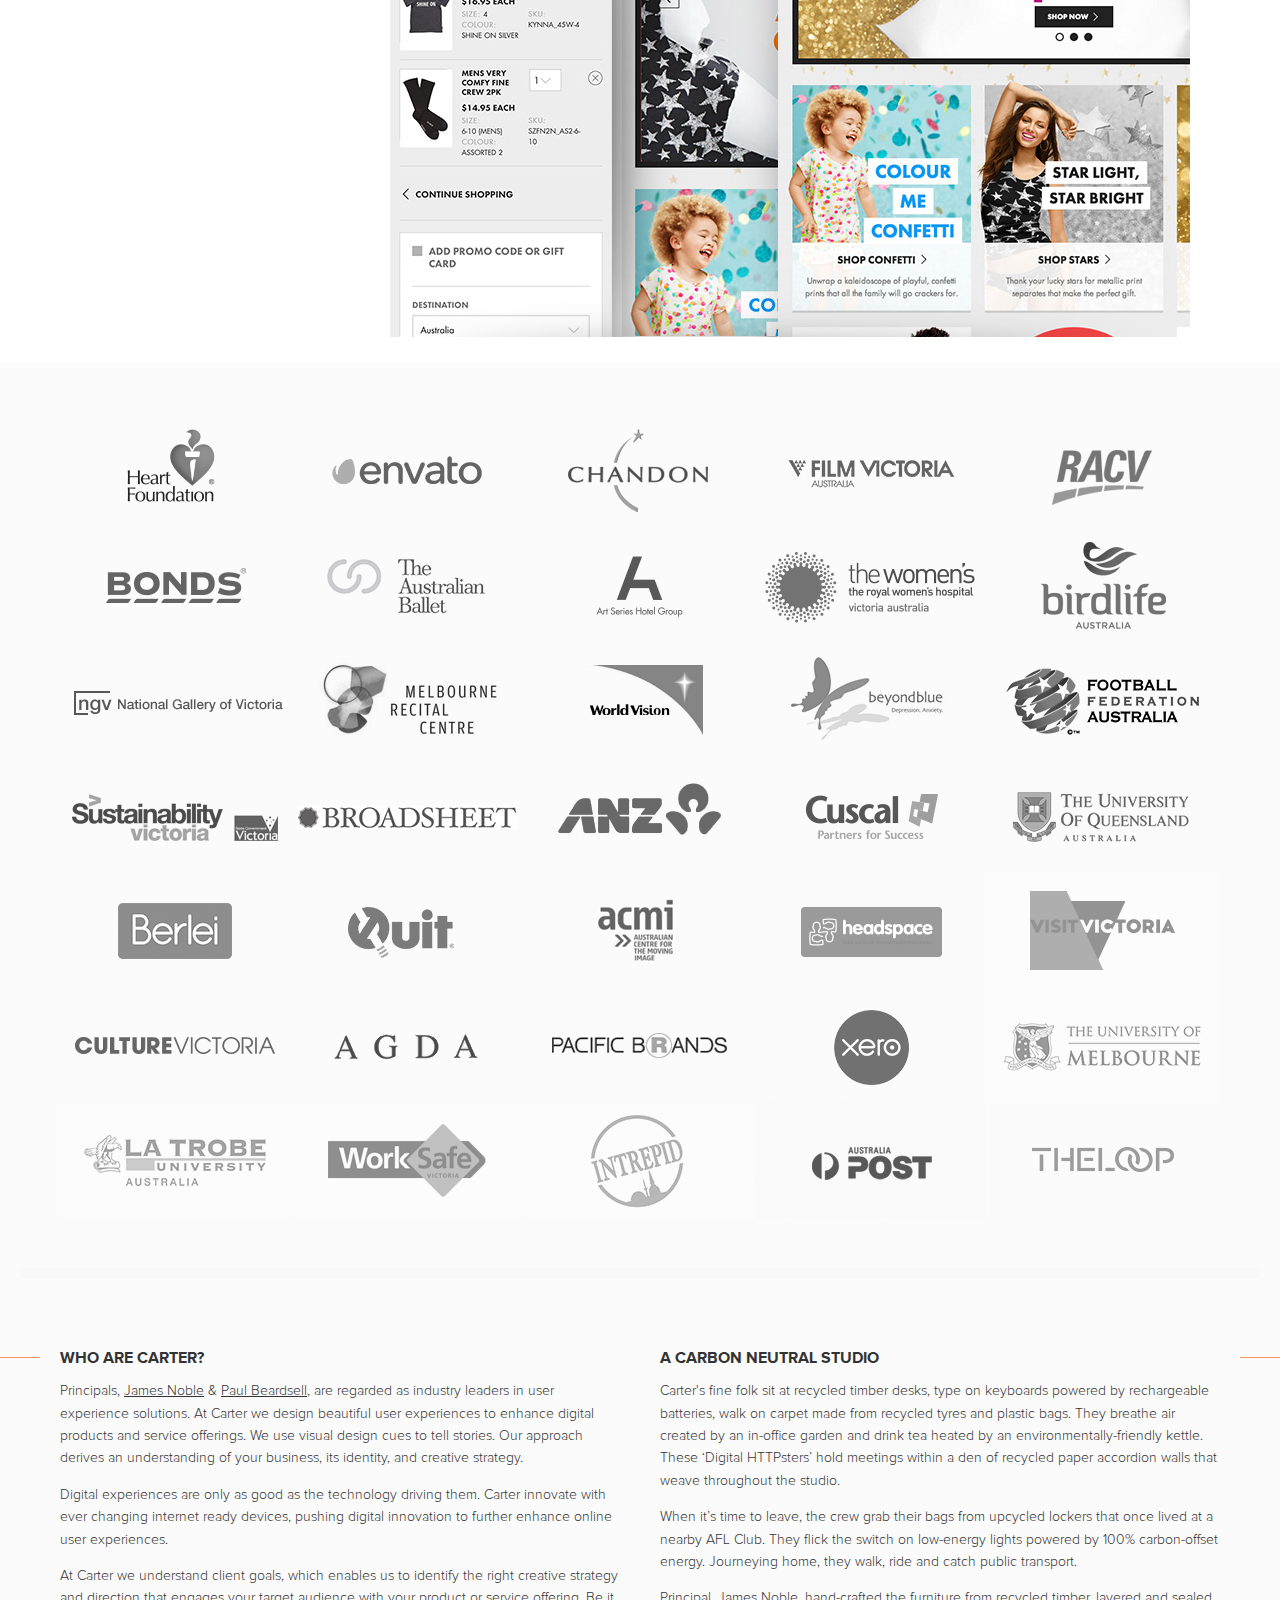
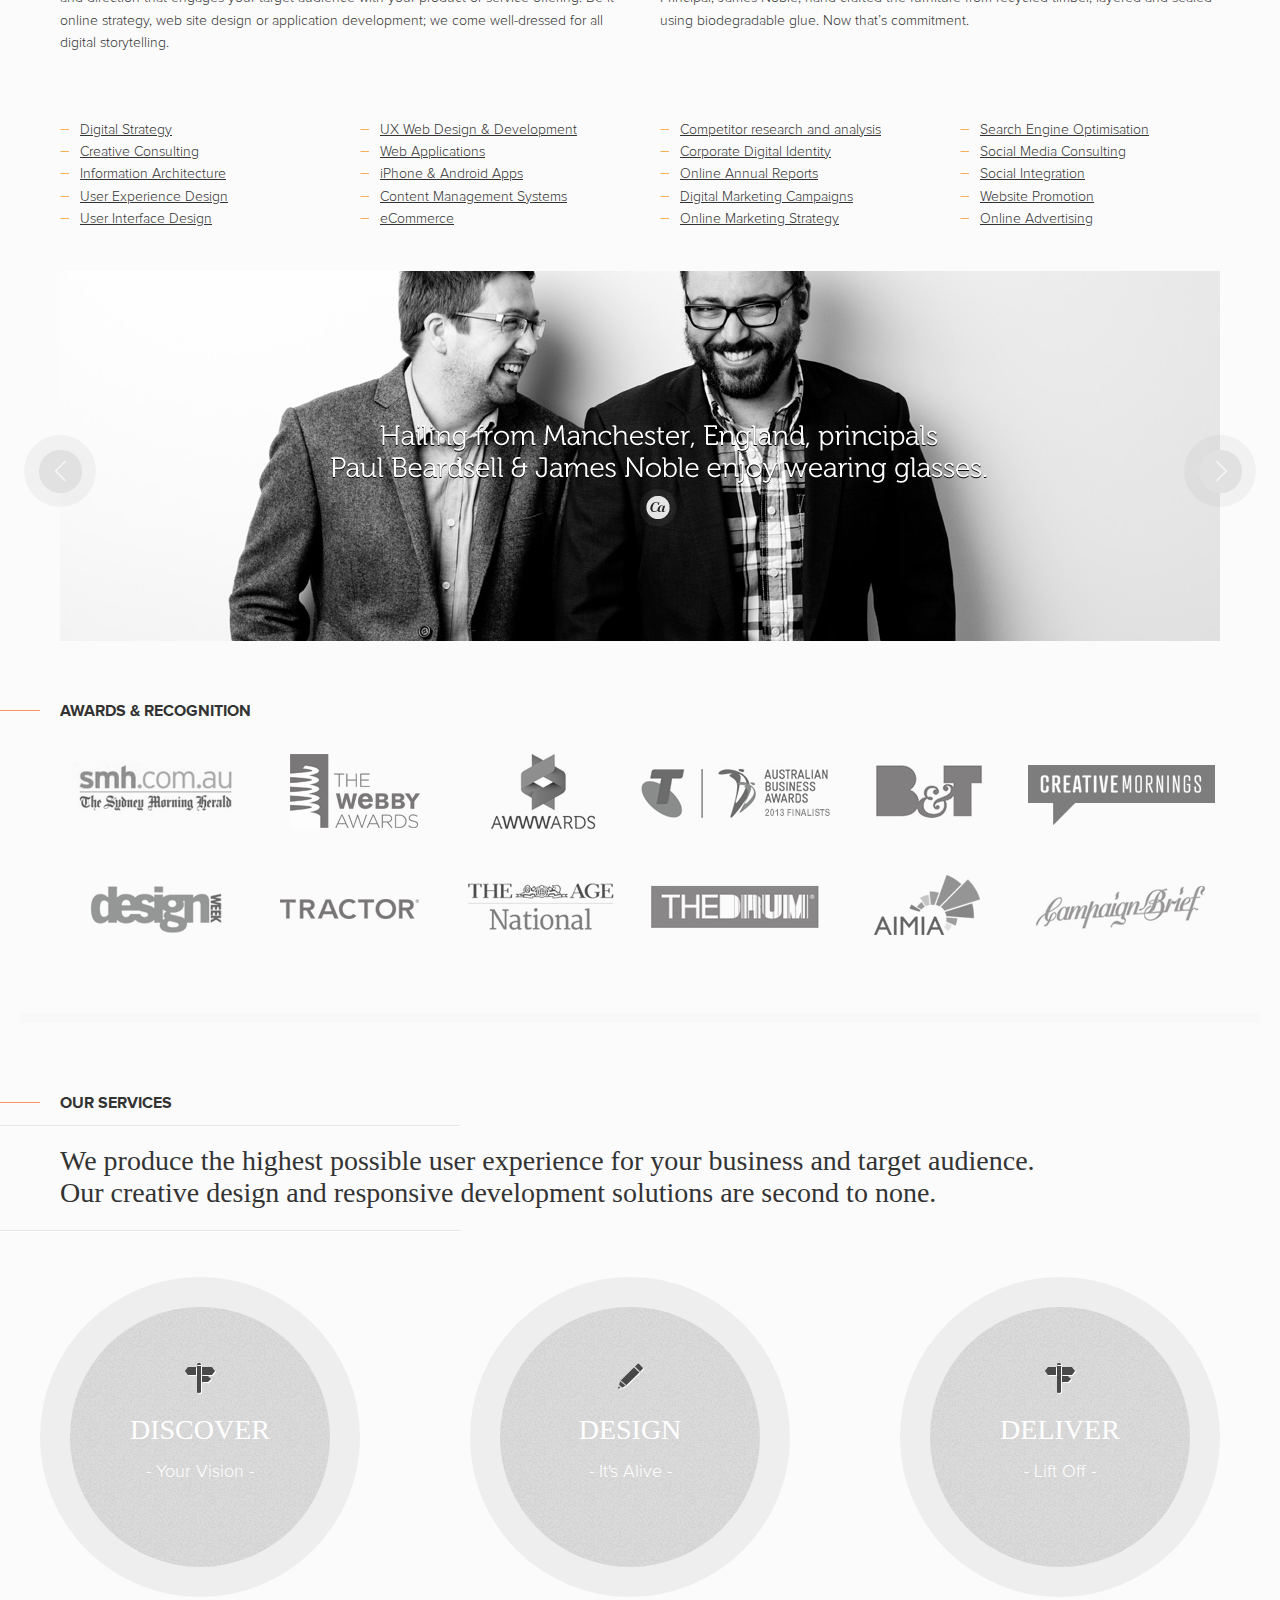
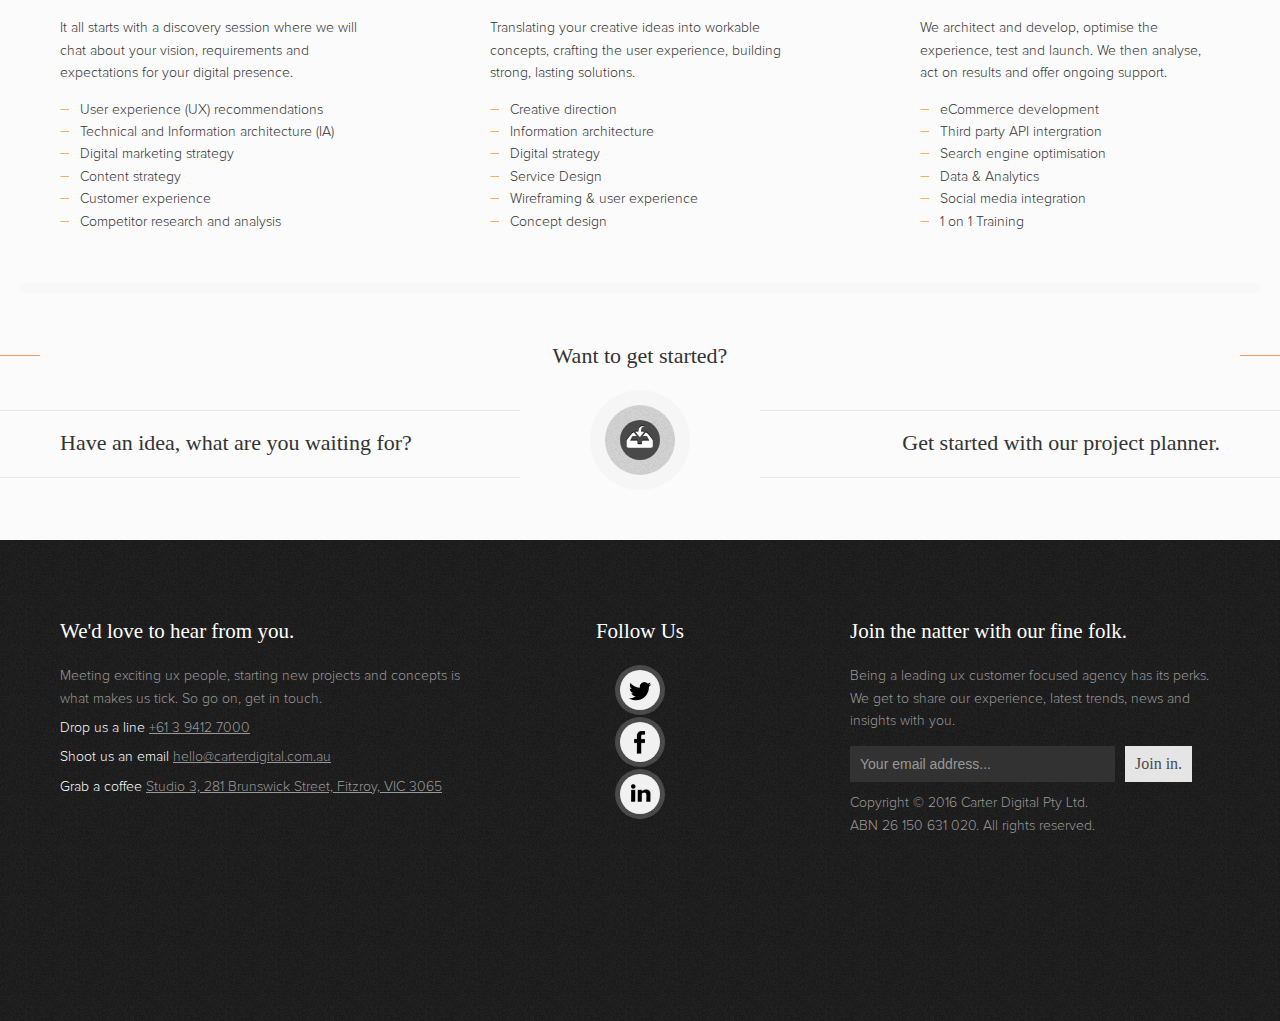
<file: carterdigital.com.au/projects/bonds-digital-customer-experience/index.html>
<!DOCTYPE html>
<!--[if lt IE 7]> <html lang="en" class="no-js ie6 ie"> <![endif]-->
<!--[if IE 7]>    <html lang="en" class="no-js ie7 ie"> <![endif]-->
<!--[if IE 8]>    <html lang="en" class="no-js ie8 ie"> <![endif]-->
<!--[if IE 9]>    <html lang="en" class="no-js ie9 ie"> <![endif]-->
<!--[if IE 10]>   <html lang="en" class="no-js ie10 ie"> <![endif]-->
<html class='no-js' lang='en'>

<!-- Mirrored from carterdigital.com.au/projects/bonds-digital-customer-experience/ by HTTrack Website Copier/3.x [XR&CO'2014], Wed, 29 Jun 2016 02:39:05 GMT -->
<!-- Added by HTTrack --><meta http-equiv="content-type" content="text/html;charset=utf-8" /><!-- /Added by HTTrack -->
<head>
	<meta charset="utf-8" />

	<title>Bonds Digital Customer Experience / Carter Digital</title>
	<meta name="keywords" content="Bonds, online, shopping, magento, buy, website, design, user, customer, experience, payment, gateway, ecommerce, pacbrands" />
    <meta name="description" content="Bonds commerce website user experience, redesign and magento implementation." />

    <meta name="eecache" content="223" />

    <meta name="author" content="Carter Digital - http://www.carterdigital.com.au"/>
    <meta name="robots" content="INDEX,FOLLOW"/>
    <link rel="shortcut icon" href="../../favicon.png" />
    <link rel="apple-touch-icon" href="#" />

    <meta name="viewport" content="width=device-width, maximum-scale=1.0, user-scalable=yes">

	<link rel="stylesheet" href="../../css/styles.css" type="text/css" />

	<link rel="apple-touch-icon" href="../../images/icon-120%402x.png">
	<link rel="apple-touch-icon" sizes="76x76" href="../../images/icon-76%401x.png">
	<link rel="apple-touch-icon" sizes="120x120" href="../../images/icon-120%402x.png">
	<link rel="apple-touch-icon" sizes="152x152" href="../../images/icon-152%402x.png">

	
    <!--[if IE]>
	<link rel="stylesheet" href="/css/ie.css" type="text/css" />
	<![endif]-->

	<!-- <script type="text/javascript" src="https://getfirebug.com/firebug-lite.js"></script> -->
	<!--<script type="text/javascript" src="/js/jquery.validate.js"></script>-->
	<!--<script type="text/javascript" src="/js/jquery.color.js"></script>-->
	<!--<script type="text/javascript" src="js/jquery.animation.easing.js"></script>-->
	<!--<script type="text/javascript" src="/js/jquery.wiggle.js"></script>-->

	<script src="http://use.typekit.com/szm2qoa.js"></script>
	<script>try{Typekit.load();}catch(e){}</script>
	<script>

	  var _gaq = _gaq || [];
	  _gaq.push(['_setAccount', 'UA-20842203-1']);
	  _gaq.push(['_trackPageview']);

	  (function() {
	    var ga = document.createElement('script'); ga.type = 'text/javascript'; ga.async = true;
	    ga.src = ('https:' == document.location.protocol ? 'https://' : 'http://') + 'stats.g.doubleclick.net/dc.js';
	    var s = document.getElementsByTagName('script')[0]; s.parentNode.insertBefore(ga, s);
	  })();

	</script>
</head>
<body>

<div id="custom_header">

<!-- Header Top -->
<div id="header_top">
	<div class="container">
		<p>+61 3 9412 7000 &nbsp;&nbsp;&nbsp;&nbsp;<a href="mailto:hello@carterdigital.com.au">hello@carterdigital.com.au</a></p>
	</div>
</div>

<!-- Header -->
<div id="fake_nav" class="nav">
	<div class="container">
		<ul>
			<li><a data-rel="#folio" href="../../index.html#!/folio">Folio</a></li>
			<li><a data-rel="#about" href="../../index.html#!/about">Who we are</a></li>
			<li><a data-rel="#services" href="../../index.html#!/services">Our Services</a></li>
			<!-- <li><a href="#">Blog</a></li> -->
			<!-- <li><a href="#">Careers</a></li> -->
			<li><a data-rel="#footer" href="../../index.html#!/footer">Contact Us</a></li>
		</ul>
	</div>
	<div class="clear"></div>
</div>
<!-- Header -->

<!-- Hero -->
<div id="header">
	<a id="site_of_the_day" href="http://www.awwwards.com/web-design-awards/carter-digital"></a>
	<div class="container">
		<h3 class="logo">
			<a href="../../index.html#!/header/">
				<img src="../../images/layout/carter-digital-logo.png" alt="carter-digital" />
			</a>
		</h3>
		<h3 id="hero">
			<span class="hero_crop">
				<img src="../../images/layout/digital-httpsters.png" alt="digital-httpsters" width="459" />
			</span>
			<div class="moustache"></div>
		</h3>
		<div class="lines"></div>
		<div class="lines2"></div>
	</div>
</div>
<!-- Hero -->

</div>

<!-- Nav -->
<div id="nav" class="nav">
	<div class="container">
		<h3 class="logo">
			<a href="../../index.html#!/header/">
				<img src="../../images/layout/nav-carter-logo.png" alt="carter-digital" />
			</a>
		</h3>
		<h2>A Carbon Neutral Digital Agency</h2>
		<ul>
			<li><a data-rel="#folio" href="../../index.html#!/folio">Folio</a></li>
			<li><a data-rel="#about" href="../../index.html#!/about">Who we are</a></li>
			<li><a data-rel="#services" href="../../index.html#!/services">Our Services</a></li>
			<!-- <li><a href="#">Blog</a></li> -->
			<!-- <li><a href="#">Careers</a></li> -->
			<li><a data-rel="#footer" href="../../index.html#!/footer">Contact Us</a></li>
		</ul>
	</div>

</div>
<div id="nav_space"><br /></div>
<!-- Nav -->




<div id="folio">
	
	<div class="container">
		<!-- Section Title -->
		<h3><span class="marker"></span>Folio</h3>
		
		<div class="section_heading">
			<div class="inner">
				<h1>A multi-award winning service design, customer & user experience agency. <br />
Creating ideas and products to transform and grow your business.</h1>
			</div>
		</div>
	</div>
	
	
	<!-- Folio Single -->
	<div id="folio_single" class="active">
		
		<div class="container" style="z-index:98">
		
			<div id="folio_nav">
				<a href="../../index.html#!/folio" id="folio_close"><span class="outer"></span><span class="inner"></span></a>
			</div>
			
		</div>
		
		<div id="ajax_load" style="padding:25px 0;">
			<div class="container">
<div class="content">

	<div class="client_meta">
		<!-- <a href="#"><img src="" alt="bonds-digital-customer-experience" /></a> -->
		<h3><span class="marker"></span>Bonds Digital Customer Experience</h3>
	</div>

		<div class="quote">
		<div class="line"></div>
		<div class="inner">
		<blockquote>"With a 35% increase in mobile conversion rate and 15% increase to average basket value, a BIG thanks to the Carter team!"</blockquote>
					<p>Pac Brands eCommerce Manager</p>
				</div>
	</div>
	
	<h3><a href="http://bonds.com.au/" target="_blank"><img alt="Bonds Australia Logo" src="../../images/uploads/bonds-logo.gif" style="height:93px; width:250px" /></a></h3>

<p><img alt="" src="../../images/uploads/responsive-design.png" style="height:60px; width:250px" /></p>

<p><a href="http://www.orias.com.au/categories/" target="_blank"><img alt="" src="../../images/uploads/orias-awards.png" style="height:100px; width:100px" /></a>&nbsp; &nbsp;&nbsp;<a href="http://appdesignawards.com/USAPPS14/entry_details.asp?ID=13687&amp;Category_ID=5668" target="_blank"><img alt="" src="../../images/uploads/usa-app-design-award.png" style="height:108px; line-height:1.6; width:75px" /></a></p>

<p>&nbsp;</p>

<h3><a href="http://www.theage.com.au/business/retail/pacific-brands-upgrades-profit-guidance-as-bonds-sheridan-shine-20150702-gi33ad" target="_blank">Pacific Brands upgrades profit guidance as Bonds, Sheridan shine</a></h3>

<p>&ndash; The Age<br />
&nbsp;</p>

<h3>OVERVIEW</h3>

<p>Take a cheeky glance at the waistband of an Aussie&rsquo;s underwear and you&rsquo;re likely to see a Bonds logo, with every household owning more than nine Bonds products on average. With an iconic brand, an impressive foothold in the retail market and a high performing desktop online store, we were presented with an exciting challenge to improve the user experience for <a href="http://www.bonds.com.au/" target="_blank">Bond&rsquo;s online store</a>, applying a mobile first approach.</p>

<h3><br />
CHALLENGE</h3>

<p>This project&rsquo;s unique challenge was to balance the already successful elements of the current interface, whilst making meaningful adjustments to increase mobile conversion, allow for ongoing development and branded campaign content.</p>

<h3><br />
SOLUTION</h3>

<p>Bonds have a vibrant and well-loved brand personality which was well reflected in the original website. An audit of the site found however that site speeds were slow due to a large number of images being uploaded. We understood that over 50 per cent of Bonds&rsquo; traffic was coming from mobile devices, which led to our device agnostic approach to UX.&nbsp;</p>

<p>We focussed heavily on testing the path to purchase, ensuring that users could not only find their desired products quickly and easily, but flow through the checkout process with minimal distraction. To alleviate site speed issues, we introduced CSS driven, responsive promotional tiles and banners that packed a vibrant visual punch across all devices.</p>

<p>The result is a stylish yet playful digital ode to the iconic Bonds brand &ndash; reliable but never, ever boring.<br />
&nbsp;</p>

<h3>SERVICES</h3>

<ul>
	<li>User Experience (UX)</li>
	<li>Customer Experience (CX)</li>
	<li>Information Architecture (IA)</li>
	<li>User Interface Design</li>
	<li>Responsive Design</li>
	<li>Digital Style Guide</li>
	<li>Development</li>
	<li>Magento Intergration</li>
	<li>Acceptance Testing</li>
</ul>

<p>&nbsp;</p>

<p><a href="http://magento.com/" target="_blank"><img alt="" src="../../images/uploads/magento-logo.png" style="height:54px; line-height:1.6; width:185px" /></a></p>

	<a id="back_to_top"></a>
</div>

<div class="images">
	
	<div class="image">
		
		<img src="../../images/uploads/bonds-online-customer-experience.jpg" alt="Bonds online customer experience" width="800" height="961" />
		
	</div>
	
	<div class="image">
		
		<img src="../../images/uploads/bonds-mobile-first-strategy.jpg" alt="bonds mobile first strategy" width="800" height="2579" />
		
	</div>
	
	<div class="image">
		
		<img src="../../images/uploads/bonds-responsive-user-experience.jpg" alt="bonds responsive user experience design" width="800" height="747" />
		
	</div>
	
</div>

<div class="clear"></div>
</div>

		</div>
		
	</div>

</div>
<script type="text/javascript">
	(function($){
		$(document).ready(function()
		{
			setTimeout(function(){$('a').unbind('click');}, 50);
		});
	})(jQuery);
</script>




<div class="container">
<div class="section" id="clients">
	
	
	<div class="client">
				<a href="../heart-foundation-of-australia-strategy-customer-and-digital-experience/index.html" style="background-image: url(../../images/uploads/logo-heartfoundation.png);" target="_blank">
			<img src="../../images/uploads/logo-heartfoundation-greyscale.png" alt="The Australian Heart Foundation" />
		</a>
			</div>
	
	<div class="client">
				<a href="../../index.html#!/projects/creative-new-website-for-aussie-start-up-envato/" style="background-image: url(../../images/uploads/logo-envato.png);" target="_blank">
			<img src="../../images/uploads/logo-envato-greyscale.png" alt="Envato" />
		</a>
			</div>
	
	<div class="client">
				<a href="../lvmh-domain-chandon-responsive-digital-website-user-experience/index.html" style="background-image: url(../../images/uploads/logo-chandon.png);" target="_blank">
			<img src="../../images/uploads/logo-chandon-greyscale.png" alt="Domain Chandon" />
		</a>
			</div>
	
	<div class="client">
				<a href="http://www.film.vic.gov.au/" style="background-image: url(../../images/uploads/film-victoria-logo-hover.png);" target="_blank">
			<img src="../../images/uploads/film-victoria-logo.png" alt="Film Victoria" />
		</a>
			</div>
	
	<div class="client">
				<a href="http://www.racv.com.au/" style="background-image: url(../../images/uploads/logo-racv.png);" target="_blank">
			<img src="../../images/uploads/logo-racv-greyscale.png" alt="RACV" />
		</a>
			</div>
	
	<div class="client">
				<a href="../../index.html#!/projects/bonds-digital-customer-experience/" style="background-image: url(../../images/uploads/bonds_logo_hover.png);" target="_blank">
			<img src="../../images/uploads/bonds_logo.png" alt="Bonds Australia" />
		</a>
			</div>
	
	<div class="client">
				<a href="https://www.australianballet.com.au/" style="background-image: url(../../images/uploads/logo-australianballet-hover.png);" target="_blank">
			<img src="../../images/uploads/logo-australianballet.png" alt="The Australian Ballet" />
		</a>
			</div>
	
	<div class="client">
				<a href="../../index.html#!/projects/art-series-hotel-group-user-experience-design-and-development/" style="background-image: url(../../images/uploads/artseries-hotels-logo-hover.png);" target="_blank">
			<img src="../../images/uploads/artseries-hotels-logo.png" alt="The Art Series Hotel Group" />
		</a>
			</div>
	
	<div class="client">
				<a href="../../index.html#!/projects/responsive-website-design-of-the-royal-womens-hospital-melbourne/" style="background-image: url(../../images/uploads/the-royal-womens-hospital.png);" target="_blank">
			<img src="../../images/uploads/the-royal-womens-hospital-hover.png" alt="The Woman's Hospital" />
		</a>
			</div>
	
	<div class="client">
				<a href="../../index.html#!/projects/birdlife-australia/" style="background-image: url(../../images/uploads/birdlife-logo-hover.png);" target="_blank">
			<img src="../../images/uploads/birdlife-logo.png" alt="Birdlife Austalia" />
		</a>
			</div>
	
	<div class="client">
				<a href="../../index.html#!/projects/ngv-melbourne-now-responsive-website-android-and-ios-apps/" style="background-image: url(../../images/uploads/national-gallery-victoria-hover.png);" target="_blank">
			<img src="../../images/uploads/national-gallery-victoria.png" alt="National Gallery Victoria" />
		</a>
			</div>
	
	<div class="client">
				<a href="http://www.melbournerecital.com.au/" style="background-image: url(../../images/uploads/recital_centre_logo_hover.png);" target="_blank">
			<img src="../../images/uploads/recital_centre_logo.png" alt="Melbourne Recital Centre" />
		</a>
			</div>
	
	<div class="client">
				<a href="../../index.html#!/projects/world-vision/" style="background-image: url(../../images/uploads/world-vision-hover.png);" target="_blank">
			<img src="../../images/uploads/world-vision.png" alt="World Vision Australia" />
		</a>
			</div>
	
	<div class="client">
				<a href="https://www.beyondblue.org.au/" style="background-image: url(../../images/uploads/logos-beyond-blue-hover.png);" target="_blank">
			<img src="../../images/uploads/logos-beyond-blue.png" alt="Beyond Blue" />
		</a>
			</div>
	
	<div class="client">
				<a href="../../index.html#!/projects/football-federation-australia-you-power-the-game" style="background-image: url(../../images/uploads/ffa-logo.png);" target="_blank">
			<img src="../../images/uploads/ffa-logo-bw.png" alt="Football Federation Australia" />
		</a>
			</div>
	
	<div class="client">
				<a href="http://www.vic.gov.au/" style="background-image: url(../../images/uploads/sustainability-victoria-logo-hover.png);" target="_blank">
			<img src="../../images/uploads/sustainability-victoria-logo.png" alt="Sustainability / State Gov Victoria" />
		</a>
			</div>
	
	<div class="client">
				<a href="http://www.broadsheet.com.au/melbourne/food-and-drink/article/moran-cato-building-basement-rooftop" style="background-image: url(../../images/uploads/broadsheet-logo-hover.png);" target="_blank">
			<img src="../../images/uploads/broadsheet-logo.png" alt="Broadsheet Sydney and Melbourne" />
		</a>
			</div>
	
	<div class="client">
				<a href="http://www.anz.com.au/" style="background-image: url(../../images/uploads/anz-logo-hover.png);" target="_blank">
			<img src="../../images/uploads/anz-logo.png" alt="ANZ Bank" />
		</a>
			</div>
	
	<div class="client">
				<a href="https://www.cuscal.com.au/mobile-payments" style="background-image: url(../../images/uploads/cuscal_logo_hover.png);" target="_blank">
			<img src="../../images/uploads/cuscal_logo.png" alt="Cuscal Australia" />
		</a>
			</div>
	
	<div class="client">
				<a href="http://gci.uq.edu.au/" style="background-image: url(../../images/uploads/queensland-university-gci-logo-hover.png);" target="_blank">
			<img src="../../images/uploads/queensland-university-gci-logo.png" alt="Queensland University / Global Change Institute" />
		</a>
			</div>
	
	<div class="client">
				<a href="../../index.html#!/projects/berlei-the-ultimate-increase-in-ecommerce-conversion-optimisation/" style="background-image: url(../../images/uploads/berlei-logo-hover.gif);" target="_blank">
			<img src="../../images/uploads/berlei-logo.gif" alt="Berlei Australia" />
		</a>
			</div>
	
	<div class="client">
				<a href="http://www.quit.org.au/" style="background-image: url(../../images/uploads/quit-victoria-logo-hover.png);" target="_blank">
			<img src="../../images/uploads/quit-victoria-logo.png" alt="Quit Victoria" />
		</a>
			</div>
	
	<div class="client">
				<a href="../../index.html#!/projects/acmi-gamemasters" style="background-image: url(../../images/uploads/acmi-logo-hover.png);" target="_blank">
			<img src="../../images/uploads/acmi-logo.png" alt="ACMI" />
		</a>
			</div>
	
	<div class="client">
				<a href="../../index.html#!/projects/the-fifth-army-headspace-cotton-on-foundation/" style="background-image: url(../../images/uploads/headspace-logo-hover.png);" target="_blank">
			<img src="../../images/uploads/headspace-logo-clients.png" alt="Headspace" />
		</a>
			</div>
	
	<div class="client">
				<a href="http://www.visitvictoria.com/" style="background-image: url(../../images/uploads/logo-visit-victoria.png);" target="_blank">
			<img src="../../images/uploads/logo-visit-victoria-bw.png" alt="Visit Victoria" />
		</a>
			</div>
	
	<div class="client">
				<a href="../../index.html#!/projects/culture-victoria-150-years-of-historical-content/" style="background-image: url(../../images/uploads/cv_logo_hover.png);" target="_blank">
			<img src="../../images/uploads/cv_logo.png" alt="Culture Victoria" />
		</a>
			</div>
	
	<div class="client">
				<a href="http://www.agda.com.au/" style="background-image: url(../../images/uploads/agda-logo-hover.png);" target="_blank">
			<img src="../../images/uploads/agda-logo.png" alt="Australian Graphic Design Association" />
		</a>
			</div>
	
	<div class="client">
				<a href="http://www.pacificbrands.com.au/" style="background-image: url(../../images/uploads/pacific_brands_logo_hover.png);" target="_blank">
			<img src="../../images/uploads/pacific_brands_logo.png" alt="Pacific Brands Pty Ltd" />
		</a>
			</div>
	
	<div class="client">
				<a href="https://www.xero.com/au" style="background-image: url(../../images/uploads/xero-accounting-logo-hover.png);" target="_blank">
			<img src="../../images/uploads/xero-accounting-logo.png" alt="Xero: Accounting Software & Online Bookkeeping" />
		</a>
			</div>
	
	<div class="client">
				<a href="http://www.unimelb.edu.au/" style="background-image: url(../../images/uploads/logo-university-melbourne.png);" target="_blank">
			<img src="../../images/uploads/logo-university-melbourne-bw.png" alt="University of Melbourne" />
		</a>
			</div>
	
	<div class="client">
				<a href="http://www.latrobe.edu.au/" style="background-image: url(../../images/uploads/logo-latrobe-university.png);" target="_blank">
			<img src="../../images/uploads/logo-latrobe-university-bw.png" alt="Latrobe University" />
		</a>
			</div>
	
	<div class="client">
				<a href="http://www.worksafe.vic.gov.au/" style="background-image: url(../../images/uploads/logo-worksafe.png);" target="_blank">
			<img src="../../images/uploads/logo-worksafe-bw.png" alt="Worksafe Victoria" />
		</a>
			</div>
	
	<div class="client">
				<a href="http://www.intrepidtravel.com/" style="background-image: url(../../images/uploads/logo-intrepid-travel.png);" target="_blank">
			<img src="../../images/uploads/logo-intrepid-travel-bw.png" alt="Intrepid Travel" />
		</a>
			</div>
	
	<div class="client">
				<a href="http://www.auspost.com.au/" style="background-image: url(../../images/uploads/australia-post-logo-hover.png);" target="_blank">
			<img src="../../images/uploads/australia-post-logo.png" alt="Australia Post" />
		</a>
			</div>
	
	<div class="client">
				<a href="../../index.html#!/projects/the-loop-ux-design/" style="background-image: url(../../images/uploads/the-loop-logo-hover.png);" target="_blank">
			<img src="../../images/uploads/the-loop-logo.png" alt="The Loop" />
		</a>
			</div>
	
	<div class="clear"></div>
	
</div>
</div>




<div class="section_mask" id="about_mask">
<div class="container">
<div class="section" id="about">

	
	<div class="col_6">
		<h3>Who are Carter?</h3>

<p>Principals, <a href="http://www.linkedin.com/in/mrjamesnoble" target="_blank" title="LinkedIn Profile">James Noble</a> &amp; <a href="http://twitter.com/#!/paulbeardsell" target="_blank" title="@paulbeardsell">Paul Beardsell</a>, are regarded as industry leaders in user experience solutions. At Carter we design beautiful user experiences to enhance digital products and service offerings. We use visual design cues to tell stories. Our approach derives an understanding of your business, its identity, and creative strategy.</p>

<p>Digital experiences are only as good as the technology driving them. Carter innovate with ever changing internet ready devices, pushing digital innovation to further enhance online user experiences.</p>

<p>At Carter we understand client goals, which enables us to identify the right creative strategy and direction that engages your target audience with your product or service offering. Be it online strategy, web site design or application development; we come well-dressed for all digital storytelling.</p>
	</div>
	<div class="col_6 last">
		<h3>A carbon neutral studio</h3>

<p>Carter&#39;s fine folk sit at recycled timber desks, type on keyboards powered by rechargeable batteries, walk on carpet made from recycled tyres and plastic bags. They breathe air created by an in-office garden and drink tea heated by an environmentally-friendly kettle. These &lsquo;Digital HTTPsters&rsquo; hold meetings within a den of recycled paper accordion walls that weave throughout the studio.</p>

<p>When it&rsquo;s time to leave, the crew grab their bags from upcycled lockers that once lived at a nearby AFL Club. They flick the switch on low-energy lights powered by 100% carbon-offset energy. Journeying home, they walk, ride and catch public transport.</p>

<p>Principal, James Noble, hand-crafted the furniture from recycled timber, layered and sealed using biodegradable glue. Now that&rsquo;s commitment.&nbsp;</p>
	</div>
	

	<div class="clear" style="height:50px;"><br /></div>


	
	<div class="col_3">
		<ul>
	<li><a href="../../index.html#!/projects/birdlife-australia/" target="_self">Digital Strategy</a></li>
	<li><a href="../../index.html#!/services">Creative Consulting</a></li>
	<li><a href="../../index.html#!/projects/birdlife-australia/">Information Architecture</a></li>
	<li><a href="../../index.html#!/folio">User Experience Design</a></li>
	<li><a href="../../index.html#!/projects/chocolate-tailors/">User Interface Design</a></li>
</ul>
	</div>
	<div class="col_3">
		<ul>
	<li><a href="../../index.html#!/folio">UX Web Design &amp; Development</a></li>
	<li><a href="../../index.html#!/projects/pt-manager-pro/">Web Applications</a></li>
	<li><a href="../../index.html#!/projects/iprimus/" target="_self">iPhone &amp; Android Apps</a></li>
	<li><a href="http://expressionengine.com/" target="_blank">Content Management Systems</a></li>
	<li><a href="../../index.html#!/projects/chocolate-tailors/" target="_self">eCommerce</a></li>
</ul>
	</div>
	<div class="col_3">
		<ul>
	<li><a href="../../index.html#!/projects/tandem-partners/">Competitor research and analysis</a></li>
	<li><a href="../../index.html#!/projects/anz-shareholder-corporate-responsibility-review/">Corporate Digital Identity</a></li>
	<li><a href="../../index.html#!/projects/anz-shareholder-corporate-responsibility-review/" target="_self" title="Online Annual Report">Online Annual Reports</a></li>
	<li><a href="../../index.html#!/projects/football-federation-australia-you-power-the-game/" target="_blank">Digital Marketing Campaigns</a></li>
	<li><a href="../../index.html#!/projects/acmi-gamemasters/">Online Marketing Strategy</a></li>
</ul>
	</div>
	<div class="col_3 last">
		<ul>
	<li><a href="https://www.google.com.au/search?q=ux+design+melbourne" target="_blank">Search Engine Optimisation</a></li>
	<li><a href="../../index.html#!/projects/adioso/">Social Media Consulting</a></li>
	<li><a href="http://www.smk.net.au/" target="_blank">Social Integration</a></li>
	<li><a href="../../index.html#!/projects/acmi-gamemasters/">Website Promotion</a></li>
	<li><a href="../broadsheet-mobile/index.html" target="_blank">Online Advertising</a></li>
</ul>
	</div>
	


	<div class="clear"></div>

	<div id="slider">
		<a id="slider_prev" href="#"><span class="outer"></span><span class="inner"></span></a>
		<a id="slider_next" href="#"><span class="outer"></span><span class="inner"></span></a>
		<div class="mask">
			<div class="slides">
				
				<div class="slide">
					<img src="../../images/uploads/web-design-and-development.jpg" alt="UX Melbourne website design and development" />
				</div>
				
				<div class="slide">
					<img src="../../images/uploads/slider_1.jpg" alt="Digital strategies and UX creative solutions." />
				</div>
				
				<div class="slide">
					<img src="../../images/uploads/ux-digital-strategies.jpg" alt="User experience digital strategies" />
				</div>
				
				<div class="slide">
					<img src="../../images/uploads/award-winning-ux-agency.jpg" alt="Award winning UX agency in Melbourne" />
				</div>
				
				<div class="slide">
					<img src="../../images/uploads/user-experience-design.jpg" alt="Think of creative user experience as ergonomics for your eyeballs." />
				</div>
				
			</div>
		</div>
	</div>

	<div class="clear"><br /></div>

</div>
</div>
</div>

	
<div class="section_mask" id="awards_mask">
<div class="container">
<div class="section" id="awards">
	
	<!-- Section Title -->
	<h3><span class="marker"></span>Awards & Recognition</h3>
	
				
	
	<div class="award">
				<a href="http://www.smh.com.au/business" style="background-image: url(../../images/uploads/sydney-morning-herald-logo.jpg);" target="_blank">
			<img src="../../images/uploads/sydney-morning-herald-bw-logo.jpg" alt="Sydney Morning Herald, Business and Technology" />
		</a>
			</div>
	
	<div class="award">
				<a href="http://www.webbyawards.com/winners/2014/mobile-apps/handheld-devices/events-handheld-devices/melbourne-now/" style="background-image: url(../../images/uploads/the-webby-awards-logo-hover.png);" target="_blank">
			<img src="../../images/uploads/the-webby-awards-logo.png" alt="The Webby Awards 2014" />
		</a>
			</div>
	
	<div class="award">
				<a href="http://www.awwwards.com/the-voting-for-the-site-and-the-agency-of-the-year-2011-starts-now.html" style="background-image: url(../../images/uploads/awwwards-logo-hover.png);" target="_blank">
			<img src="../../images/uploads/awwwards-logo.png" alt="World site and agency of the year nomination" />
		</a>
			</div>
	
	<div class="award">
				<a href="http://www.telstrabusinessawards.com/highlights/2013-finalists/vic-440.aspx" style="background-image: url(../../images/uploads/telsta-business-of-the-year-award-hover.png);" target="_blank">
			<img src="../../images/uploads/telsta-business-of-the-year-award.png" alt="Telstra Business of the Year Awards" />
		</a>
			</div>
	
	<div class="award">
				<a href="http://www.bandt.com.au/news/creative/the-loop-gets-set-to-invade-the-uk" style="background-image: url(../../images/uploads/bandt-logo-hover.png);" target="_blank">
			<img src="../../images/uploads/bandt-logo.png" alt="Bandt" />
		</a>
			</div>
	
	<div class="award">
				<a href="https://vimeo.com/67861870" style="background-image: url(../../images/uploads/creative-mornings-logo-hover.png);" target="_blank">
			<img src="../../images/uploads/creative-mornings-logo.png" alt="Talk at the Melbourne chapter of CreativeMornings" />
		</a>
			</div>
	
	<div class="award">
				<a href="http://www.designweek.co.uk/carter-digital-designs-linkedin-for-creatives-site-the-dots/" style="background-image: url(../../images/uploads/logo-designweek.png);" target="_blank">
			<img src="../../images/uploads/logo-designweek-bw.png" alt="Design Week" />
		</a>
			</div>
	
	<div class="award">
				<a href="http://www.tractor.edu.au/course/industry-digital-design" style="background-image: url(../../images/uploads/logo-tractor-design.png);" target="_blank">
			<img src="../../images/uploads/logo-tractor-design-bw.png" alt="Tractor Design School" />
		</a>
			</div>
	
	<div class="award">
				<a href="http://www.theage.com.au/national/education/state-of-the-art-how-victoria-is-developing-its-design-courses-and-credentials-20150826-gj8d69.html" style="background-image: url(../../images/uploads/logo-theage.png);" target="_blank">
			<img src="../../images/uploads/logo-theage-bw.png" alt="The Age National" />
		</a>
			</div>
	
	<div class="award">
				<a href="http://www.thedrum.com/news/2014/09/25/net-porter-vice-facebook-and-more-sign-launch-brands-new-linkedin-creatives-platform" style="background-image: url(../../images/uploads/logo-thedrum.png);" target="_blank">
			<img src="../../images/uploads/logo-thedrum-bw.png" alt="The Drum UK" />
		</a>
			</div>
	
	<div class="award">
				<a href="http://www.aimia.com.au/community-news/notice-of-election-aimia-national-committee" style="background-image: url(../../images/uploads/logo-aimia.png);" target="_blank">
			<img src="../../images/uploads/logo-aimia-bw.png" alt="AIMIA" />
		</a>
			</div>
	
	<div class="award">
				<a href="http://www.campaignbrief.com/2015/01/aussie-underwear-label-bonds-r.html" style="background-image: url(../../images/uploads/logo-campaignbrief.png);" target="_blank">
			<img src="../../images/uploads/logo-campaignbrief-bw.png" alt="Campaign Brief" />
		</a>
			</div>
	
	<div class="clear"></div>
	
</div>
</div>
</div>


<div class="section_mask" id="service_mask">
<div class="container">
<div class="section" id="services">
	
	<!-- Section Title -->
	<h3><span class="marker"></span>Our Services</h3>
	
	<div class="section_heading">
		<div class="inner">
			<h2>We produce the highest possible user experience for your business and target audience.<br />
Our creative design and responsive development solutions are second to none.</h2>
		</div>
	</div>
		
		
	<!-- Services -->
	
	<div class="service ">
		
		<div class="circle_holder">
		<div class="circle">
			<div class="inner">
				<div class="icon discover"></div>
				<h2>Discover</h2>
				<p>- Your Vision -</p>
			</div>
		</div>
		</div>
		<p>It all starts with a discovery session where&nbsp;we will chat about your vision, requirements and expectations for your digital presence.</p>

<ul>
	<li>User experience (UX) recommendations</li>
	<li>Technical and Information architecture (IA)</li>
	<li>Digital marketing strategy</li>
	<li>Content strategy</li>
	<li>Customer experience&nbsp;</li>
	<li>Competitor research and analysis</li>
</ul>
		
	</div>
	
	<div class="service ">
		
		<div class="circle_holder">
		<div class="circle">
			<div class="inner">
				<div class="icon design"></div>
				<h2>Design</h2>
				<p>- It's Alive -</p>
			</div>
		</div>
		</div>
		<p>Translating your creative ideas into workable concepts, crafting the user experience, building strong, lasting solutions.</p>

<ul>
	<li>Creative direction</li>
	<li>Information architecture</li>
	<li>Digital strategy</li>
	<li>Service Design</li>
	<li>Wireframing &amp; user experience</li>
	<li>Concept design</li>
</ul>
		
	</div>
	
	<div class="service last">
		
		<div class="circle_holder">
		<div class="circle">
			<div class="inner">
				<div class="icon deliver"></div>
				<h2>Deliver</h2>
				<p>- Lift Off -</p>
			</div>
		</div>
		</div>
		<p>We architect and develop, optimise the experience, test and launch. We then analyse, act on results and offer ongoing support.</p>

<ul>
	<li>eCommerce development</li>
	<li>Third party API intergration</li>
	<li>Search engine optimisation</li>
	<li>Data &amp; Analytics</li>
	<li>Social media integration</li>
	<li>1 on 1 Training</li>
</ul>
		
	</div>
	
	
	<div class="clear"></div>
	
</div>
</div>
</div>




<div id="get_started_wrapper">
<div class="container">
<div class="section last" id="get_started">
	
	<h2 class="hero"><span class="marker nom"></span>Want to get started?<span class="marker right"></span></h2>
	
	<div class="section_heading left">
		<div class="inner">
			<h2>Have an idea, what are you waiting for?</h2>
		</div>
	</div>
	
	<div class="section_heading right">
		<div class="inner">
			<h2>Get started with our project planner.</h2>
		</div>
	</div>
	
	<a class="download" href="#">
		<div class="outer"></div>
		<div class="inner"></div>
		<div class="icon download"></div>
	</a>

	<div class='getStartedForm'>
		<form action="http://login.simplesend.com.au/t/r/s/tryuxd/" method="post">
			<h2>Enter your email address to download our Project Planner</h2>
			<label for="fieldEmail">Email</label><br />
			<input id="fieldEmail" name="cm-tryuxd-tryuxd" type="email" required placeholder="Email Address"/>

			<button type="submit" data-file="http://carterdigital.com.au/images/uploads/carter-digital-project-planner.doc" target="_blank" onClick="javascript: _gaq.push(['_trackPageview', '/downloads/project_planner']);">Download</button>
		</form>
		<div class='overlay'></div>
	</div>

</div>
</div>
</div>




<div id="footer">
	<div class="container">

		<div class="col_contact">
			<h2>We&#39;d love to hear from you.</h2>

<p>Meeting exciting ux people, starting new projects and concepts is what makes us tick. So go on, get in touch.</p>

<p><strong>Drop us a line</strong> <a href="tel:+61394127000">+61 3 9412 7000</a></p>

<p><strong>Shoot us an email</strong> <a href="mailto:hello@carterdigital.com.au">hello@carterdigital.com.au</a></p>

<p><strong>Grab a coffee</strong>&nbsp;<a href="http://bit.ly/httpstershq" target="_blank">Studio 3, 281 Brunswick Street, Fitzroy, VIC 3065</a></p>
			<!--  -->
		</div>

		<div class="col_follow">
			<h2>Follow Us</h2>
			<a class="circle_button twitter" href="http://twitter.com/#!/_carterdigital" target="_blank">
				<span class="outer"></span>
				<span class="inner">Twitter</span>
			</a>
			<a class="circle_button facebook" href="http://www.facebook.com/CarterDigital" target="_blank">
				<span class="outer"></span>
				<span class="inner">Facebook</span>
			</a>
			<a class="circle_button linkedin" href="http://www.linkedin.com/company/carter-digital" target="_blank">
				<span class="outer"></span>
				<span class="inner">LinkedIn</span>
			</a>
		</div>

		<div class="col_join">
			<h2>Join the natter with our fine folk.</h2>

<p>Being a leading ux customer focused agency has its perks. We get to share our experience, latest trends, news and insights with you.</p>
			<form action="http://login.simplesend.com.au/t/r/s/ptlitj/" method="post" id="subForm">
				<input type="text" name="cm-ptlitj-ptlitj" id="ptlitj-ptlitj" value="Your email address..." onFocus="if (this.value==this.defaultValue){this.value=''};" onBlur="if (this.value==''){this.value=this.defaultValue};" />
				<input type="submit" value="Join in." />
			</form>

			<p class="meta">Copyright &copy; 2016 Carter Digital Pty Ltd.<br />
			ABN 26 150 631 020. All rights reserved.<!--<a href="">Terms & Conditions</a> | <a href="">Privacy Policy</a>--></p>
		</div>

		<div class="clear"></div>

	</div>
</div>

<script src="http://ajax.googleapis.com/ajax/libs/jquery/1.7/jquery.min.js"></script>
<script>window.jQuery || document.write('<script src="../../js/jquery-1.7.min.js"><\/script>')</script>

<script src="../../js/compiled.js"></script>

<script>(function() {
  var _fbq = window._fbq || (window._fbq = []);
  if (!_fbq.loaded) {
    var fbds = document.createElement('script');
    fbds.async = true;
    fbds.src = 'http://connect.facebook.net/en_US/fbds.js';
    var s = document.getElementsByTagName('script')[0];
    s.parentNode.insertBefore(fbds, s);
    _fbq.loaded = true;
  }
})();
window._fbq = window._fbq || [];
window._fbq.push(['track', '6014210340266', {'value':'0.01','currency':'AUD'}]);
</script>

<noscript><img height="1" width="1" alt="" style="display:none" src="https://www.facebook.com/tr?ev=6014210340266&amp;cd[value]=0.01&amp;cd[currency]=AUD&amp;noscript=1" /></noscript>

</body>

<!-- Mirrored from carterdigital.com.au/projects/bonds-digital-customer-experience/ by HTTrack Website Copier/3.x [XR&CO'2014], Wed, 29 Jun 2016 02:39:05 GMT -->
</html>
</file>
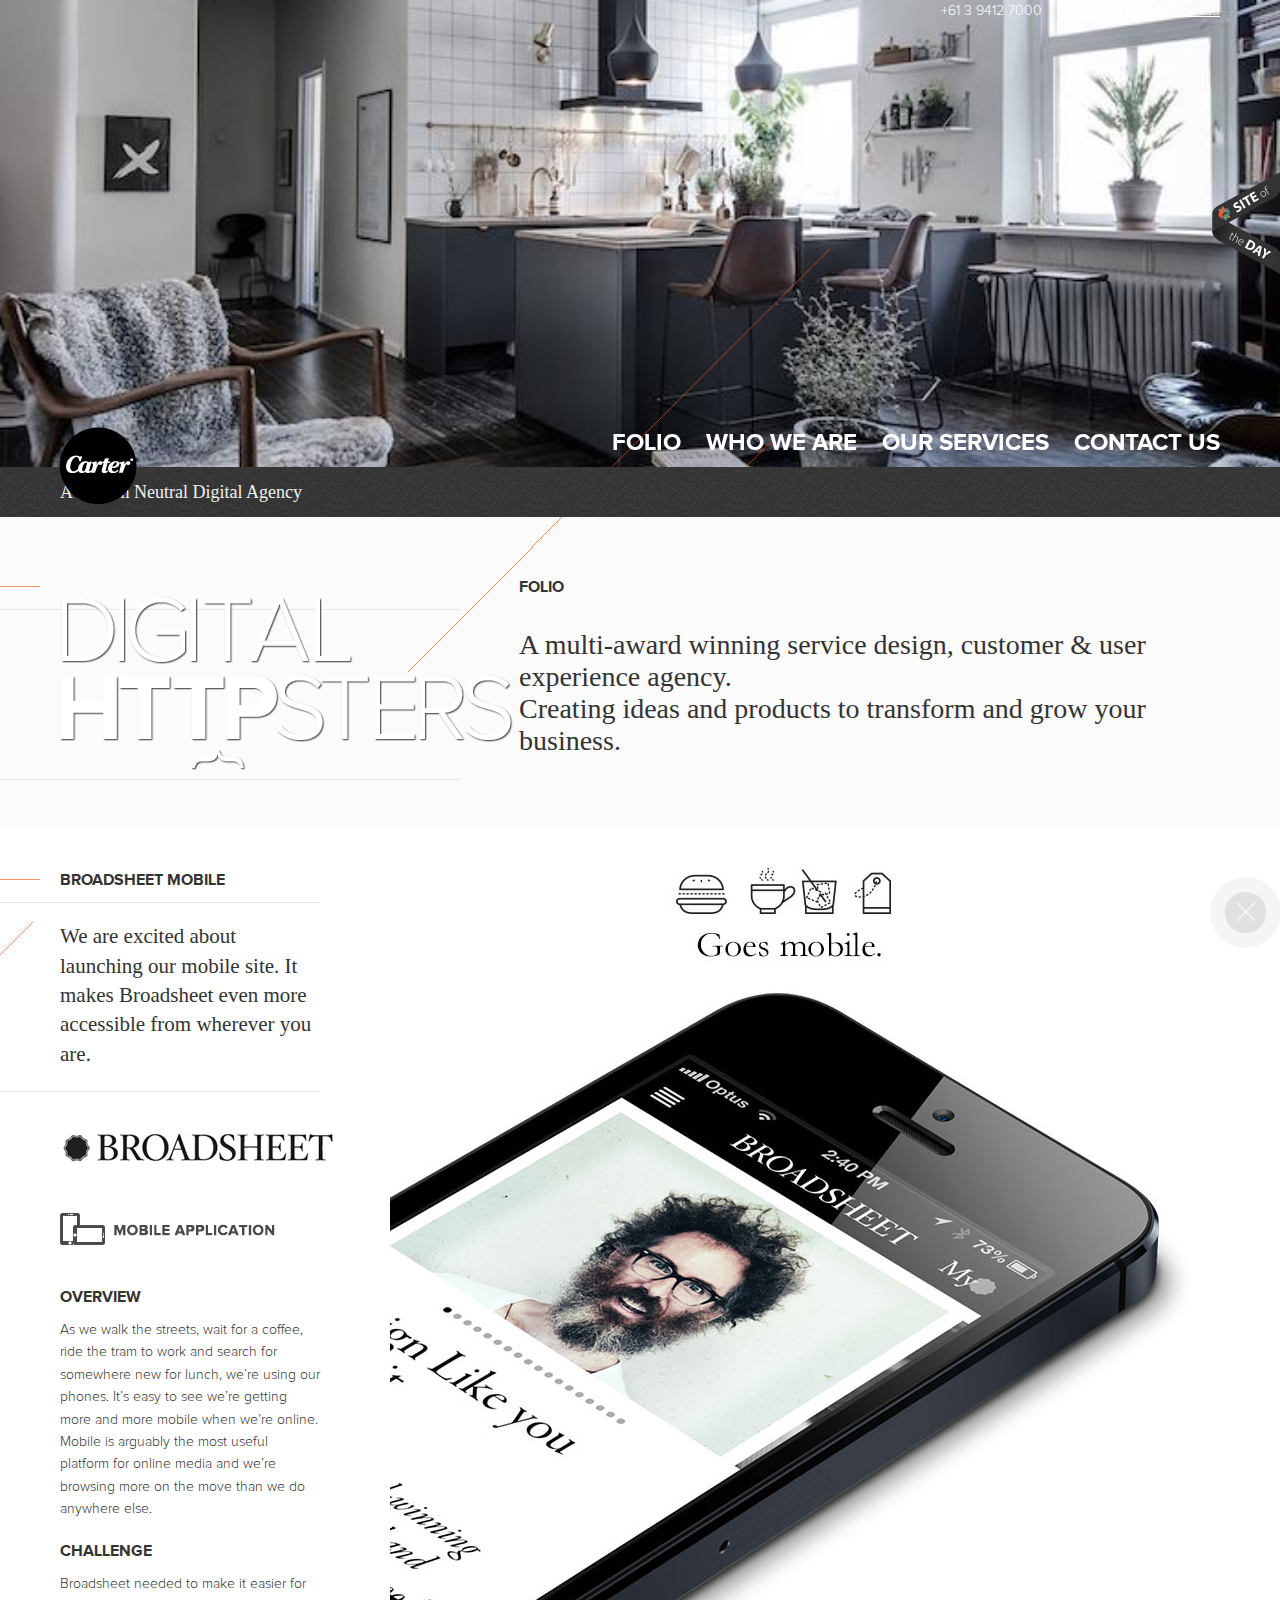
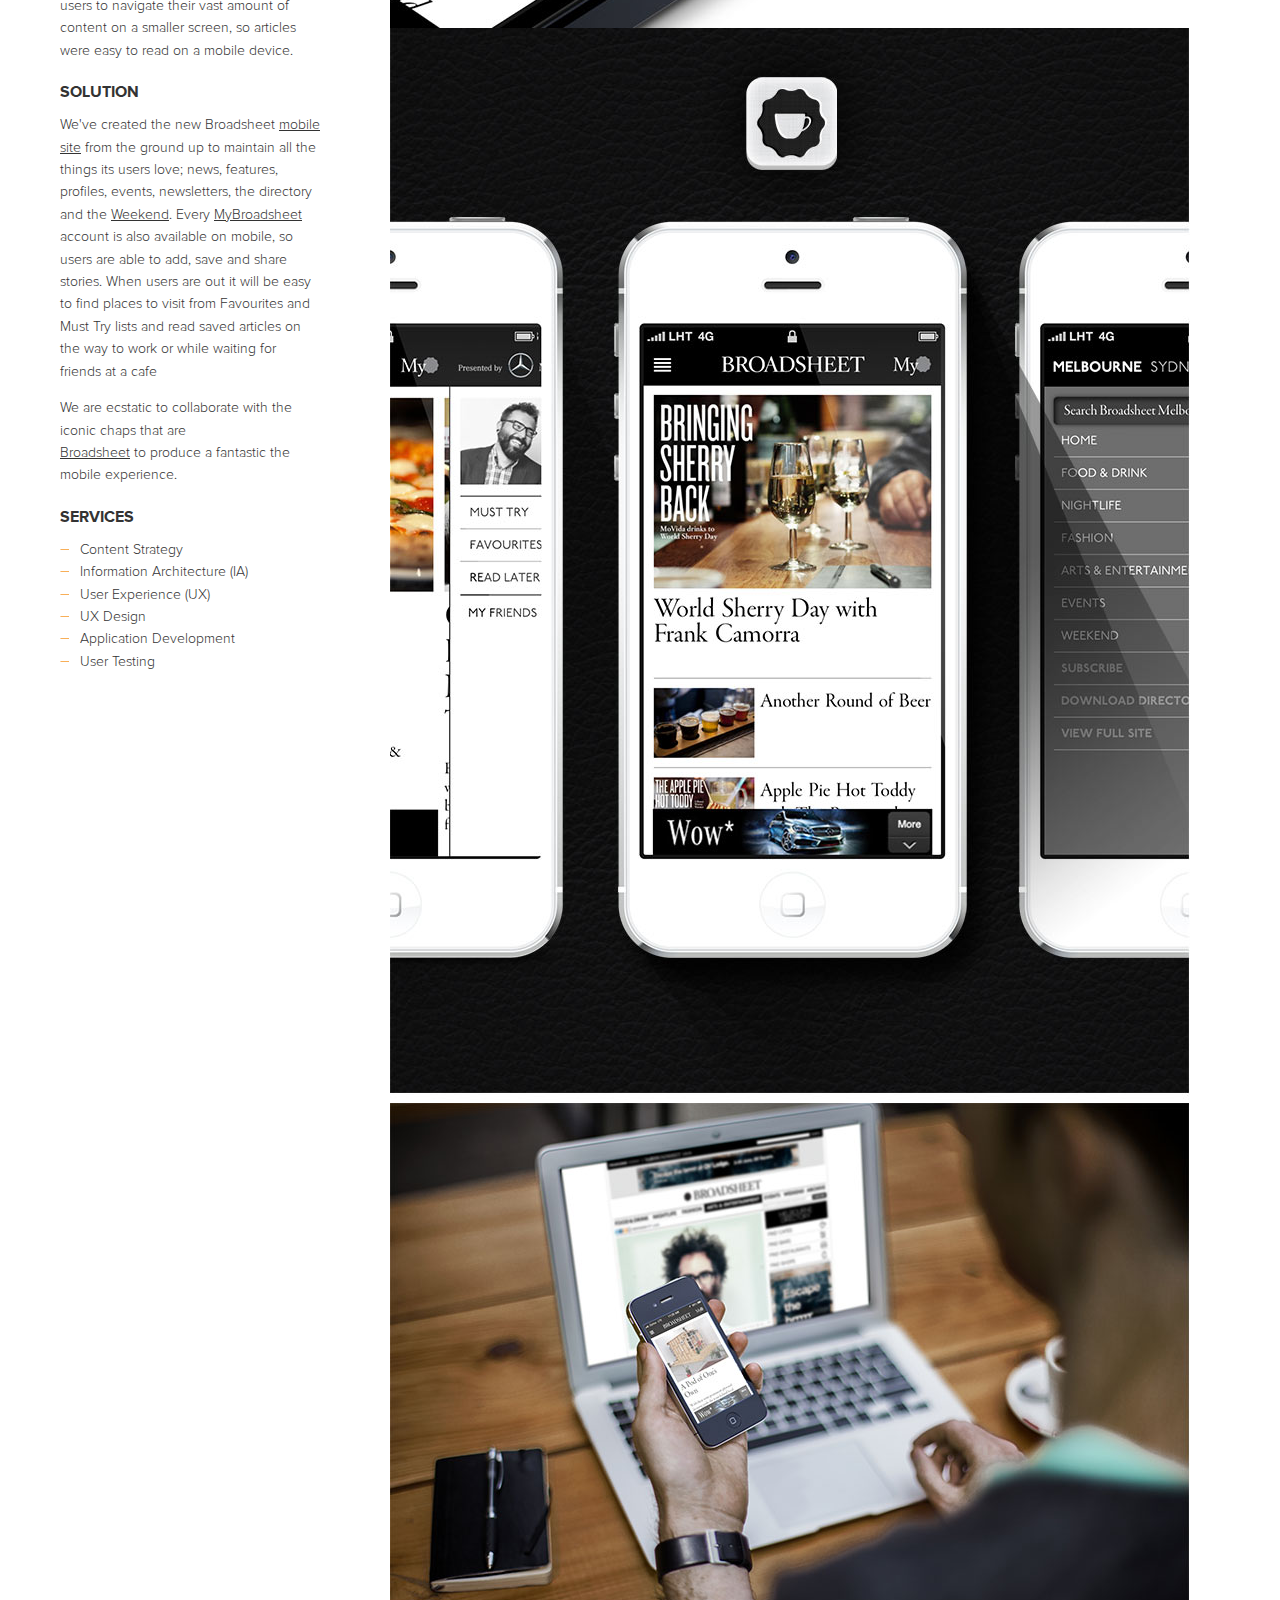
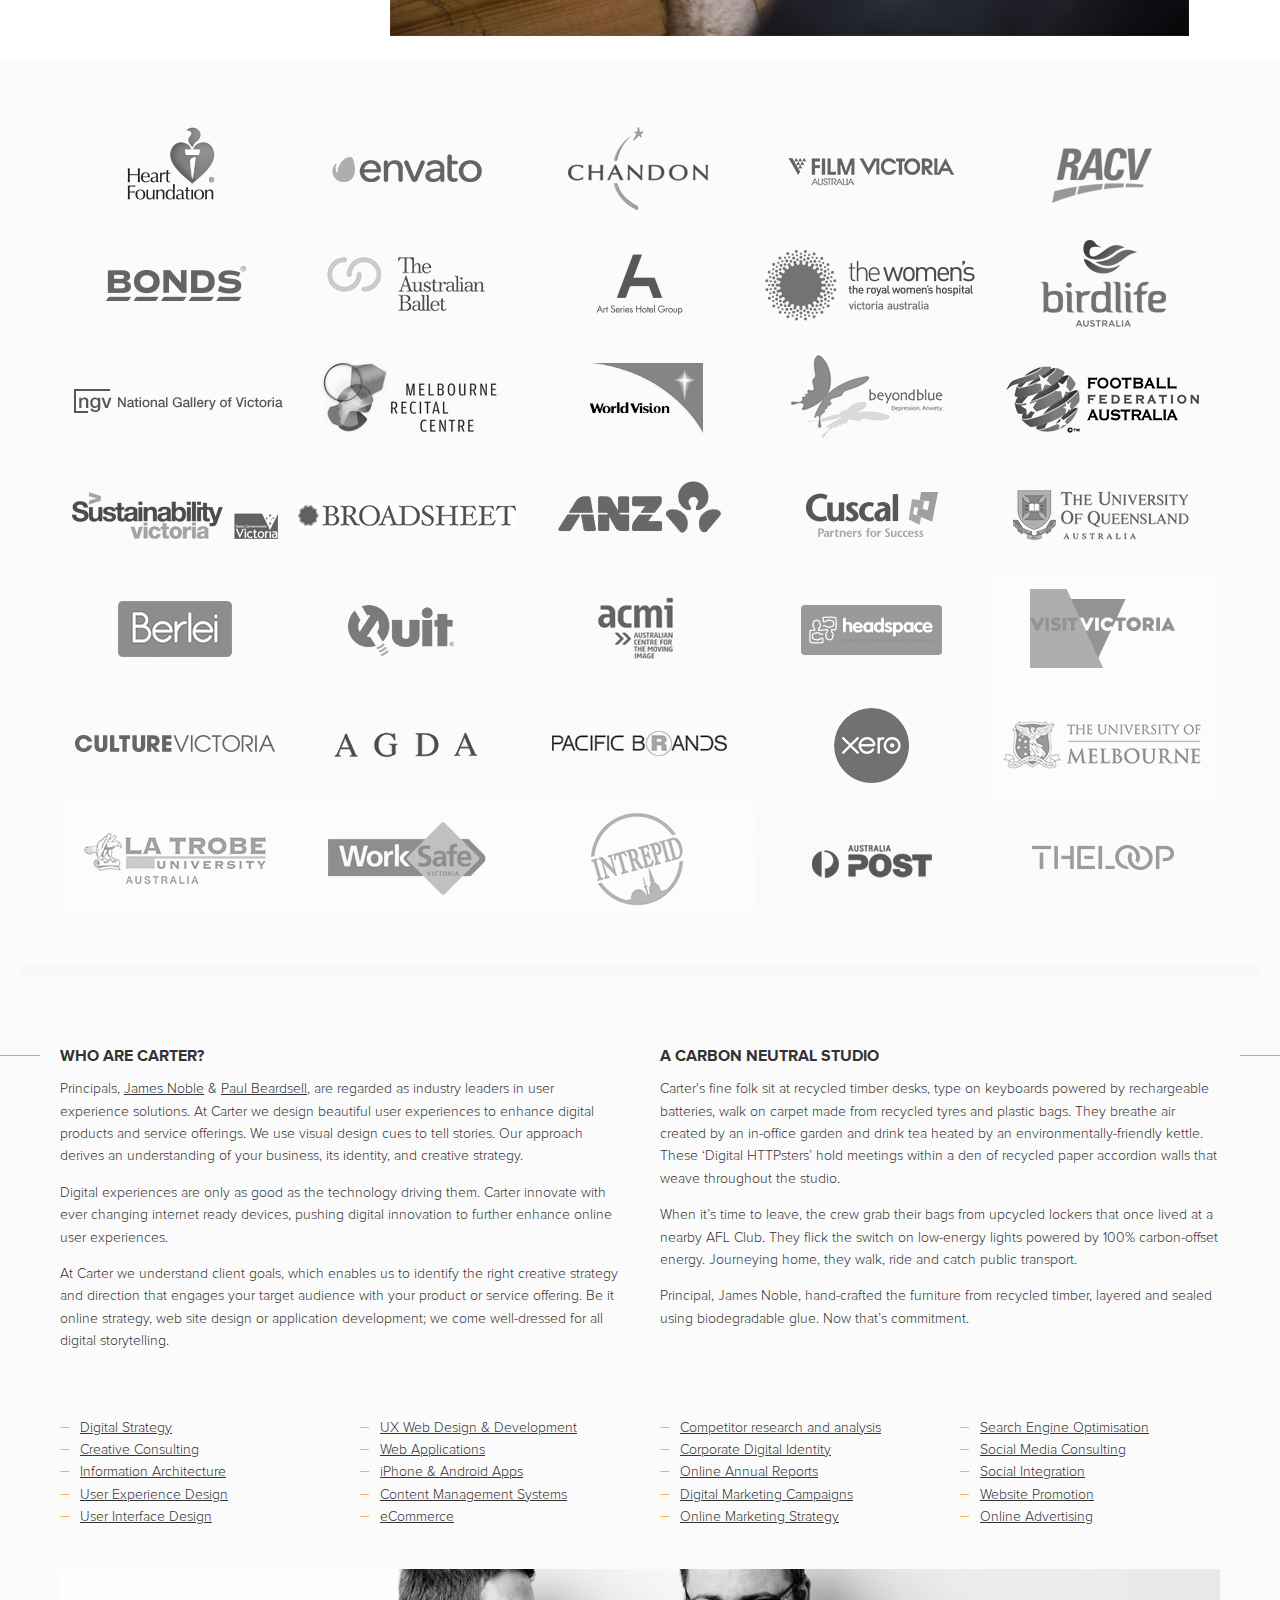
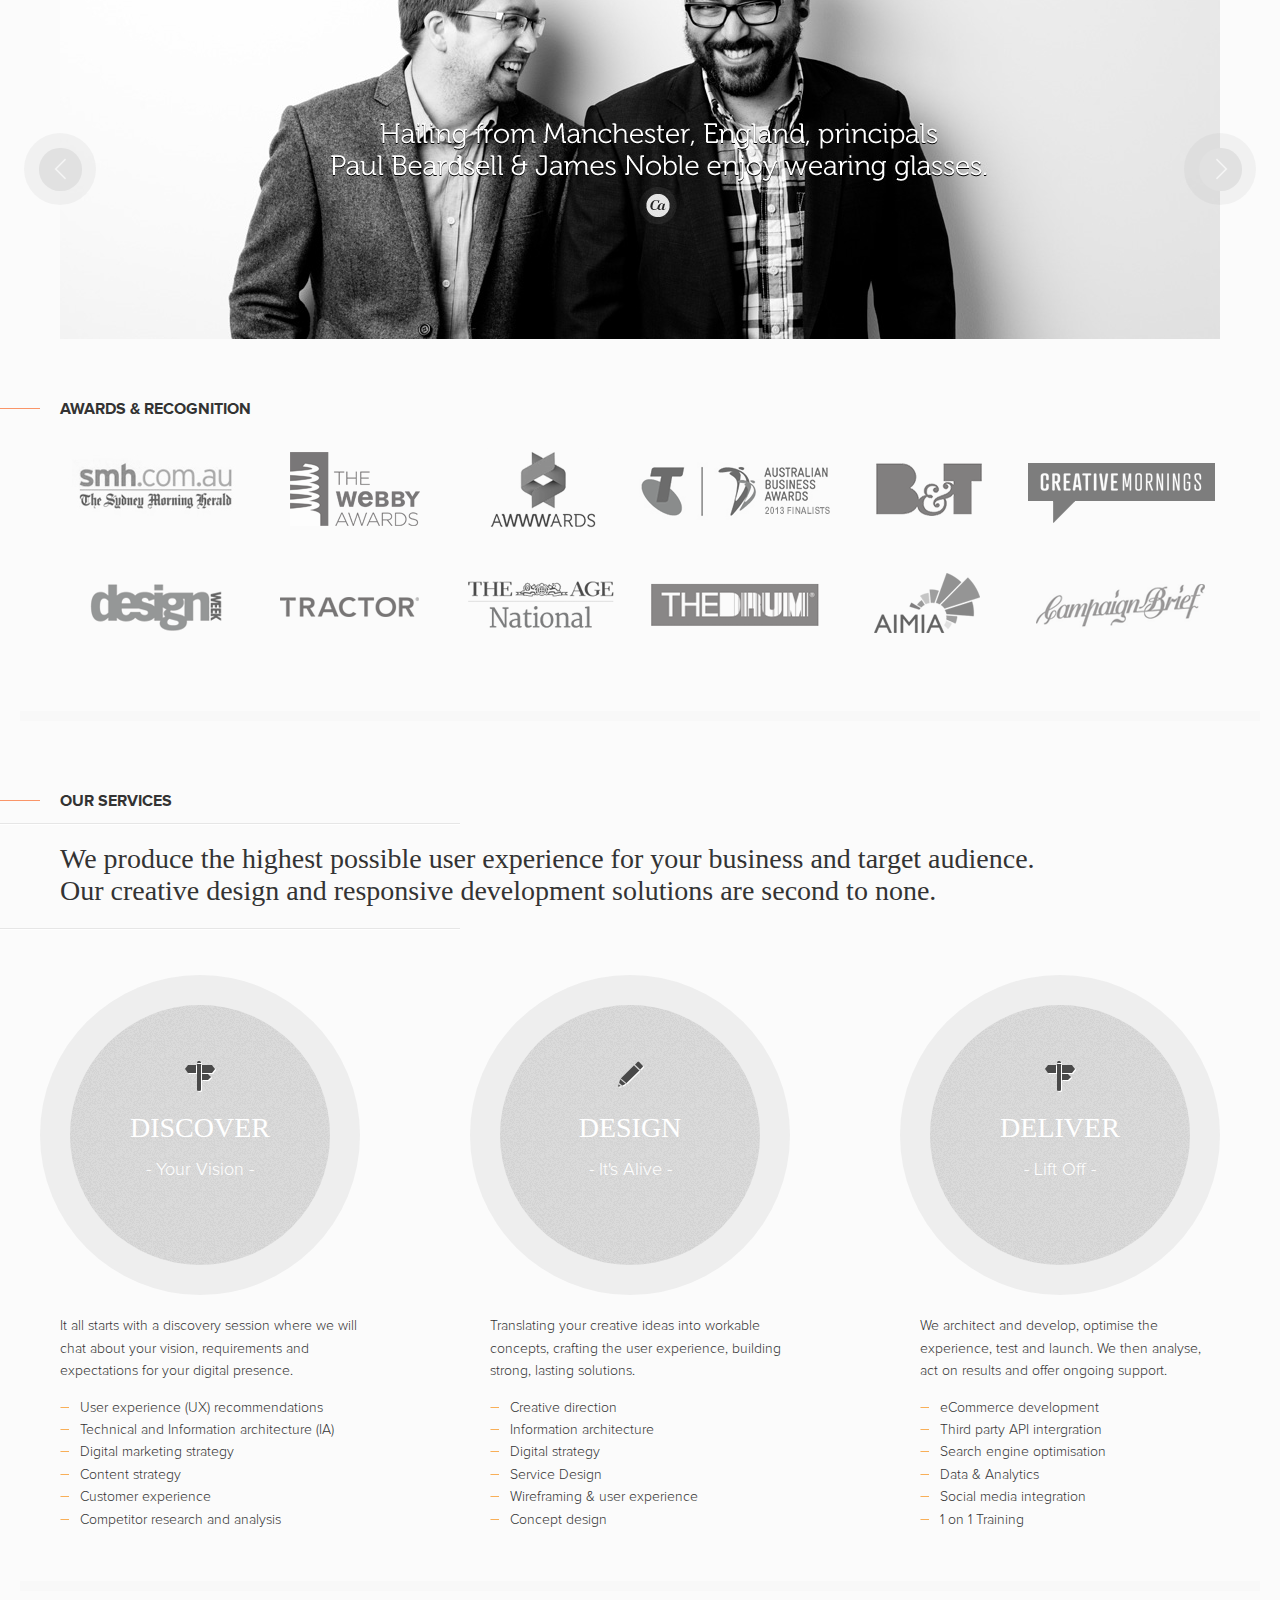
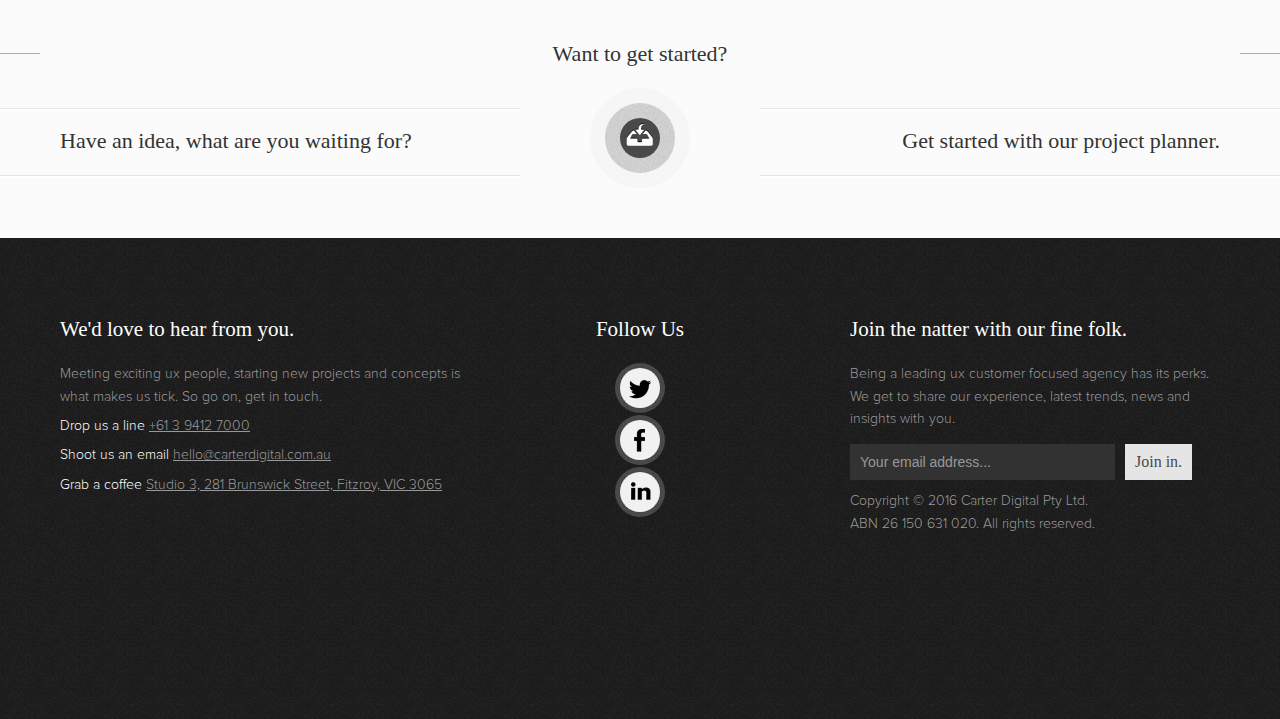
<file: carterdigital.com.au/projects/broadsheet-mobile/index.html>
<!DOCTYPE html>
<!--[if lt IE 7]> <html lang="en" class="no-js ie6 ie"> <![endif]-->
<!--[if IE 7]>    <html lang="en" class="no-js ie7 ie"> <![endif]-->
<!--[if IE 8]>    <html lang="en" class="no-js ie8 ie"> <![endif]-->
<!--[if IE 9]>    <html lang="en" class="no-js ie9 ie"> <![endif]-->
<!--[if IE 10]>   <html lang="en" class="no-js ie10 ie"> <![endif]-->
<html class='no-js' lang='en'>

<!-- Mirrored from carterdigital.com.au/projects/broadsheet-mobile/ by HTTrack Website Copier/3.x [XR&CO'2014], Wed, 29 Jun 2016 02:39:05 GMT -->
<!-- Added by HTTrack --><meta http-equiv="content-type" content="text/html;charset=utf-8" /><!-- /Added by HTTrack -->
<head>
	<meta charset="utf-8" />

	<title>Broadsheet Mobile / Carter Digital</title>
	<meta name="keywords" content="Broadsheet, iOS, Android, Mobile, Web, Application, UX, Digital, Strategy, Marketing, Agency, Promotion" />
    <meta name="description" content="The new broadsheet mobile site has all the things you love; news, features, profiles, events, newsletters, the directory and the weekend." />

    <meta name="eecache" content="223" />

    <meta name="author" content="Carter Digital - http://www.carterdigital.com.au"/>
    <meta name="robots" content="INDEX,FOLLOW"/>
    <link rel="shortcut icon" href="../../favicon.png" />
    <link rel="apple-touch-icon" href="#" />

    <meta name="viewport" content="width=device-width, maximum-scale=1.0, user-scalable=yes">

	<link rel="stylesheet" href="../../css/styles.css" type="text/css" />

	<link rel="apple-touch-icon" href="../../images/icon-120%402x.png">
	<link rel="apple-touch-icon" sizes="76x76" href="../../images/icon-76%401x.png">
	<link rel="apple-touch-icon" sizes="120x120" href="../../images/icon-120%402x.png">
	<link rel="apple-touch-icon" sizes="152x152" href="../../images/icon-152%402x.png">

	
    <!--[if IE]>
	<link rel="stylesheet" href="/css/ie.css" type="text/css" />
	<![endif]-->

	<!-- <script type="text/javascript" src="https://getfirebug.com/firebug-lite.js"></script> -->
	<!--<script type="text/javascript" src="/js/jquery.validate.js"></script>-->
	<!--<script type="text/javascript" src="/js/jquery.color.js"></script>-->
	<!--<script type="text/javascript" src="js/jquery.animation.easing.js"></script>-->
	<!--<script type="text/javascript" src="/js/jquery.wiggle.js"></script>-->

	<script src="http://use.typekit.com/szm2qoa.js"></script>
	<script>try{Typekit.load();}catch(e){}</script>
	<script>

	  var _gaq = _gaq || [];
	  _gaq.push(['_setAccount', 'UA-20842203-1']);
	  _gaq.push(['_trackPageview']);

	  (function() {
	    var ga = document.createElement('script'); ga.type = 'text/javascript'; ga.async = true;
	    ga.src = ('https:' == document.location.protocol ? 'https://' : 'http://') + 'stats.g.doubleclick.net/dc.js';
	    var s = document.getElementsByTagName('script')[0]; s.parentNode.insertBefore(ga, s);
	  })();

	</script>
</head>
<body>

<div id="custom_header">

<!-- Header Top -->
<div id="header_top">
	<div class="container">
		<p>+61 3 9412 7000 &nbsp;&nbsp;&nbsp;&nbsp;<a href="mailto:hello@carterdigital.com.au">hello@carterdigital.com.au</a></p>
	</div>
</div>

<!-- Header -->
<div id="fake_nav" class="nav">
	<div class="container">
		<ul>
			<li><a data-rel="#folio" href="../../index.html#!/folio">Folio</a></li>
			<li><a data-rel="#about" href="../../index.html#!/about">Who we are</a></li>
			<li><a data-rel="#services" href="../../index.html#!/services">Our Services</a></li>
			<!-- <li><a href="#">Blog</a></li> -->
			<!-- <li><a href="#">Careers</a></li> -->
			<li><a data-rel="#footer" href="../../index.html#!/footer">Contact Us</a></li>
		</ul>
	</div>
	<div class="clear"></div>
</div>
<!-- Header -->

<!-- Hero -->
<div id="header">
	<a id="site_of_the_day" href="http://www.awwwards.com/web-design-awards/carter-digital"></a>
	<div class="container">
		<h3 class="logo">
			<a href="../../index.html#!/header/">
				<img src="../../images/layout/carter-digital-logo.png" alt="carter-digital" />
			</a>
		</h3>
		<h3 id="hero">
			<span class="hero_crop">
				<img src="../../images/layout/digital-httpsters.png" alt="digital-httpsters" width="459" />
			</span>
			<div class="moustache"></div>
		</h3>
		<div class="lines"></div>
		<div class="lines2"></div>
	</div>
</div>
<!-- Hero -->

</div>

<!-- Nav -->
<div id="nav" class="nav">
	<div class="container">
		<h3 class="logo">
			<a href="../../index.html#!/header/">
				<img src="../../images/layout/nav-carter-logo.png" alt="carter-digital" />
			</a>
		</h3>
		<h2>A Carbon Neutral Digital Agency</h2>
		<ul>
			<li><a data-rel="#folio" href="../../index.html#!/folio">Folio</a></li>
			<li><a data-rel="#about" href="../../index.html#!/about">Who we are</a></li>
			<li><a data-rel="#services" href="../../index.html#!/services">Our Services</a></li>
			<!-- <li><a href="#">Blog</a></li> -->
			<!-- <li><a href="#">Careers</a></li> -->
			<li><a data-rel="#footer" href="../../index.html#!/footer">Contact Us</a></li>
		</ul>
	</div>

</div>
<div id="nav_space"><br /></div>
<!-- Nav -->




<div id="folio">
	
	<div class="container">
		<!-- Section Title -->
		<h3><span class="marker"></span>Folio</h3>
		
		<div class="section_heading">
			<div class="inner">
				<h1>A multi-award winning service design, customer & user experience agency. <br />
Creating ideas and products to transform and grow your business.</h1>
			</div>
		</div>
	</div>
	
	
	<!-- Folio Single -->
	<div id="folio_single" class="active">
		
		<div class="container" style="z-index:98">
		
			<div id="folio_nav">
				<a href="../../index.html#!/folio" id="folio_close"><span class="outer"></span><span class="inner"></span></a>
			</div>
			
		</div>
		
		<div id="ajax_load" style="padding:25px 0;">
			<div class="container">
<div class="content">

	<div class="client_meta">
		<!-- <a href="#"><img src="" alt="broadsheet-mobile" /></a> -->
		<h3><span class="marker"></span>Broadsheet Mobile</h3>
	</div>

		<div class="quote">
		<div class="line"></div>
		<div class="inner">
		<blockquote>We are excited about launching our mobile site. It makes Broadsheet even more accessible from wherever you are. </blockquote>
				</div>
	</div>
	
	<p><img alt="" src="../../images/uploads/broadsheet-logo-app.png" style="height:60px; width:290px" /></p>

<p><img alt="" src="../../images/uploads/mobile-application.png" style="height:60px; width:250px" /></p>

<h3>OVERVIEW</h3>

<p>As we walk the streets, wait for a coffee, ride the tram to work and search for somewhere new for lunch, we&rsquo;re using our phones. It&rsquo;s easy to see we&rsquo;re getting more and more mobile when we&rsquo;re online. Mobile is arguably the most useful platform for online media and we&rsquo;re browsing more on the move than we do anywhere else.</p>

<h3>CHALLENGE</h3>

<p>Broadsheet needed to make it easier for users to navigate their vast amount of content on a smaller screen, so articles were easy to read on a mobile device.</p>

<h3>SOLUTION</h3>

<p>We&#39;ve created the new Broadsheet <a href="http://broadsheet.com.au/" target="_blank">mobile site</a> from the ground up to maintain all the things its users love; news, features, profiles, events, newsletters, the directory and the <a href="http://www.broadsheet.com.au/sydney/weekend" target="_blank">Weekend</a>. Every&nbsp;<a href="http://www.broadsheet.com.au/melbourne/my-broadsheet/register" target="_blank">MyBroadsheet</a> account is also available on mobile, so users are able to add, save and share stories. When users are out it will be easy to find places to visit from Favourites and Must Try lists and read saved articles on the way to work or while waiting for friends at a cafe</p>

<p>We are ecstatic to collaborate with the iconic chaps that are <a href="http://www.broadsheet.com.au/" target="_blank">Broadsheet</a>&nbsp;to&nbsp;produce a fantastic the mobile experience.</p>

<h3>SERVICES</h3>

<ul>
	<li>Content Strategy</li>
	<li>Information Architecture (IA)</li>
	<li>User Experience (UX)</li>
	<li>UX Design</li>
	<li>Application Development</li>
	<li>User Testing</li>
</ul>

	<a id="back_to_top"></a>
</div>

<div class="images">
	
	<div class="image">
		
		<img src="../../images/uploads/broadsheet-mobile-app.jpg" alt="" width="800" height="777" />
		
	</div>
	
	<div class="image">
		
		<img src="../../images/uploads/broasheet-mobile-menu.jpg" alt="" width="800" height="1075" />
		
	</div>
	
	<div class="image">
		
		<img src="../../images/uploads/broadsheet-mobile-cafe.jpg" alt="" width="800" height="533" />
		
	</div>
	
</div>

<div class="clear"></div>
</div>

		</div>
		
	</div>

</div>
<script type="text/javascript">
	(function($){
		$(document).ready(function()
		{
			setTimeout(function(){$('a').unbind('click');}, 50);
		});
	})(jQuery);
</script>




<div class="container">
<div class="section" id="clients">
	
	
	<div class="client">
				<a href="../heart-foundation-of-australia-strategy-customer-and-digital-experience/index.html" style="background-image: url(../../images/uploads/logo-heartfoundation.png);" target="_blank">
			<img src="../../images/uploads/logo-heartfoundation-greyscale.png" alt="The Australian Heart Foundation" />
		</a>
			</div>
	
	<div class="client">
				<a href="../../index.html#!/projects/creative-new-website-for-aussie-start-up-envato/" style="background-image: url(../../images/uploads/logo-envato.png);" target="_blank">
			<img src="../../images/uploads/logo-envato-greyscale.png" alt="Envato" />
		</a>
			</div>
	
	<div class="client">
				<a href="../lvmh-domain-chandon-responsive-digital-website-user-experience/index.html" style="background-image: url(../../images/uploads/logo-chandon.png);" target="_blank">
			<img src="../../images/uploads/logo-chandon-greyscale.png" alt="Domain Chandon" />
		</a>
			</div>
	
	<div class="client">
				<a href="http://www.film.vic.gov.au/" style="background-image: url(../../images/uploads/film-victoria-logo-hover.png);" target="_blank">
			<img src="../../images/uploads/film-victoria-logo.png" alt="Film Victoria" />
		</a>
			</div>
	
	<div class="client">
				<a href="http://www.racv.com.au/" style="background-image: url(../../images/uploads/logo-racv.png);" target="_blank">
			<img src="../../images/uploads/logo-racv-greyscale.png" alt="RACV" />
		</a>
			</div>
	
	<div class="client">
				<a href="../../index.html#!/projects/bonds-digital-customer-experience/" style="background-image: url(../../images/uploads/bonds_logo_hover.png);" target="_blank">
			<img src="../../images/uploads/bonds_logo.png" alt="Bonds Australia" />
		</a>
			</div>
	
	<div class="client">
				<a href="https://www.australianballet.com.au/" style="background-image: url(../../images/uploads/logo-australianballet-hover.png);" target="_blank">
			<img src="../../images/uploads/logo-australianballet.png" alt="The Australian Ballet" />
		</a>
			</div>
	
	<div class="client">
				<a href="../../index.html#!/projects/art-series-hotel-group-user-experience-design-and-development/" style="background-image: url(../../images/uploads/artseries-hotels-logo-hover.png);" target="_blank">
			<img src="../../images/uploads/artseries-hotels-logo.png" alt="The Art Series Hotel Group" />
		</a>
			</div>
	
	<div class="client">
				<a href="../../index.html#!/projects/responsive-website-design-of-the-royal-womens-hospital-melbourne/" style="background-image: url(../../images/uploads/the-royal-womens-hospital.png);" target="_blank">
			<img src="../../images/uploads/the-royal-womens-hospital-hover.png" alt="The Woman's Hospital" />
		</a>
			</div>
	
	<div class="client">
				<a href="../../index.html#!/projects/birdlife-australia/" style="background-image: url(../../images/uploads/birdlife-logo-hover.png);" target="_blank">
			<img src="../../images/uploads/birdlife-logo.png" alt="Birdlife Austalia" />
		</a>
			</div>
	
	<div class="client">
				<a href="../../index.html#!/projects/ngv-melbourne-now-responsive-website-android-and-ios-apps/" style="background-image: url(../../images/uploads/national-gallery-victoria-hover.png);" target="_blank">
			<img src="../../images/uploads/national-gallery-victoria.png" alt="National Gallery Victoria" />
		</a>
			</div>
	
	<div class="client">
				<a href="http://www.melbournerecital.com.au/" style="background-image: url(../../images/uploads/recital_centre_logo_hover.png);" target="_blank">
			<img src="../../images/uploads/recital_centre_logo.png" alt="Melbourne Recital Centre" />
		</a>
			</div>
	
	<div class="client">
				<a href="../../index.html#!/projects/world-vision/" style="background-image: url(../../images/uploads/world-vision-hover.png);" target="_blank">
			<img src="../../images/uploads/world-vision.png" alt="World Vision Australia" />
		</a>
			</div>
	
	<div class="client">
				<a href="https://www.beyondblue.org.au/" style="background-image: url(../../images/uploads/logos-beyond-blue-hover.png);" target="_blank">
			<img src="../../images/uploads/logos-beyond-blue.png" alt="Beyond Blue" />
		</a>
			</div>
	
	<div class="client">
				<a href="../../index.html#!/projects/football-federation-australia-you-power-the-game" style="background-image: url(../../images/uploads/ffa-logo.png);" target="_blank">
			<img src="../../images/uploads/ffa-logo-bw.png" alt="Football Federation Australia" />
		</a>
			</div>
	
	<div class="client">
				<a href="http://www.vic.gov.au/" style="background-image: url(../../images/uploads/sustainability-victoria-logo-hover.png);" target="_blank">
			<img src="../../images/uploads/sustainability-victoria-logo.png" alt="Sustainability / State Gov Victoria" />
		</a>
			</div>
	
	<div class="client">
				<a href="http://www.broadsheet.com.au/melbourne/food-and-drink/article/moran-cato-building-basement-rooftop" style="background-image: url(../../images/uploads/broadsheet-logo-hover.png);" target="_blank">
			<img src="../../images/uploads/broadsheet-logo.png" alt="Broadsheet Sydney and Melbourne" />
		</a>
			</div>
	
	<div class="client">
				<a href="http://www.anz.com.au/" style="background-image: url(../../images/uploads/anz-logo-hover.png);" target="_blank">
			<img src="../../images/uploads/anz-logo.png" alt="ANZ Bank" />
		</a>
			</div>
	
	<div class="client">
				<a href="https://www.cuscal.com.au/mobile-payments" style="background-image: url(../../images/uploads/cuscal_logo_hover.png);" target="_blank">
			<img src="../../images/uploads/cuscal_logo.png" alt="Cuscal Australia" />
		</a>
			</div>
	
	<div class="client">
				<a href="http://gci.uq.edu.au/" style="background-image: url(../../images/uploads/queensland-university-gci-logo-hover.png);" target="_blank">
			<img src="../../images/uploads/queensland-university-gci-logo.png" alt="Queensland University / Global Change Institute" />
		</a>
			</div>
	
	<div class="client">
				<a href="../../index.html#!/projects/berlei-the-ultimate-increase-in-ecommerce-conversion-optimisation/" style="background-image: url(../../images/uploads/berlei-logo-hover.gif);" target="_blank">
			<img src="../../images/uploads/berlei-logo.gif" alt="Berlei Australia" />
		</a>
			</div>
	
	<div class="client">
				<a href="http://www.quit.org.au/" style="background-image: url(../../images/uploads/quit-victoria-logo-hover.png);" target="_blank">
			<img src="../../images/uploads/quit-victoria-logo.png" alt="Quit Victoria" />
		</a>
			</div>
	
	<div class="client">
				<a href="../../index.html#!/projects/acmi-gamemasters" style="background-image: url(../../images/uploads/acmi-logo-hover.png);" target="_blank">
			<img src="../../images/uploads/acmi-logo.png" alt="ACMI" />
		</a>
			</div>
	
	<div class="client">
				<a href="../../index.html#!/projects/the-fifth-army-headspace-cotton-on-foundation/" style="background-image: url(../../images/uploads/headspace-logo-hover.png);" target="_blank">
			<img src="../../images/uploads/headspace-logo-clients.png" alt="Headspace" />
		</a>
			</div>
	
	<div class="client">
				<a href="http://www.visitvictoria.com/" style="background-image: url(../../images/uploads/logo-visit-victoria.png);" target="_blank">
			<img src="../../images/uploads/logo-visit-victoria-bw.png" alt="Visit Victoria" />
		</a>
			</div>
	
	<div class="client">
				<a href="../../index.html#!/projects/culture-victoria-150-years-of-historical-content/" style="background-image: url(../../images/uploads/cv_logo_hover.png);" target="_blank">
			<img src="../../images/uploads/cv_logo.png" alt="Culture Victoria" />
		</a>
			</div>
	
	<div class="client">
				<a href="http://www.agda.com.au/" style="background-image: url(../../images/uploads/agda-logo-hover.png);" target="_blank">
			<img src="../../images/uploads/agda-logo.png" alt="Australian Graphic Design Association" />
		</a>
			</div>
	
	<div class="client">
				<a href="http://www.pacificbrands.com.au/" style="background-image: url(../../images/uploads/pacific_brands_logo_hover.png);" target="_blank">
			<img src="../../images/uploads/pacific_brands_logo.png" alt="Pacific Brands Pty Ltd" />
		</a>
			</div>
	
	<div class="client">
				<a href="https://www.xero.com/au" style="background-image: url(../../images/uploads/xero-accounting-logo-hover.png);" target="_blank">
			<img src="../../images/uploads/xero-accounting-logo.png" alt="Xero: Accounting Software & Online Bookkeeping" />
		</a>
			</div>
	
	<div class="client">
				<a href="http://www.unimelb.edu.au/" style="background-image: url(../../images/uploads/logo-university-melbourne.png);" target="_blank">
			<img src="../../images/uploads/logo-university-melbourne-bw.png" alt="University of Melbourne" />
		</a>
			</div>
	
	<div class="client">
				<a href="http://www.latrobe.edu.au/" style="background-image: url(../../images/uploads/logo-latrobe-university.png);" target="_blank">
			<img src="../../images/uploads/logo-latrobe-university-bw.png" alt="Latrobe University" />
		</a>
			</div>
	
	<div class="client">
				<a href="http://www.worksafe.vic.gov.au/" style="background-image: url(../../images/uploads/logo-worksafe.png);" target="_blank">
			<img src="../../images/uploads/logo-worksafe-bw.png" alt="Worksafe Victoria" />
		</a>
			</div>
	
	<div class="client">
				<a href="http://www.intrepidtravel.com/" style="background-image: url(../../images/uploads/logo-intrepid-travel.png);" target="_blank">
			<img src="../../images/uploads/logo-intrepid-travel-bw.png" alt="Intrepid Travel" />
		</a>
			</div>
	
	<div class="client">
				<a href="http://www.auspost.com.au/" style="background-image: url(../../images/uploads/australia-post-logo-hover.png);" target="_blank">
			<img src="../../images/uploads/australia-post-logo.png" alt="Australia Post" />
		</a>
			</div>
	
	<div class="client">
				<a href="../../index.html#!/projects/the-loop-ux-design/" style="background-image: url(../../images/uploads/the-loop-logo-hover.png);" target="_blank">
			<img src="../../images/uploads/the-loop-logo.png" alt="The Loop" />
		</a>
			</div>
	
	<div class="clear"></div>
	
</div>
</div>




<div class="section_mask" id="about_mask">
<div class="container">
<div class="section" id="about">

	
	<div class="col_6">
		<h3>Who are Carter?</h3>

<p>Principals, <a href="http://www.linkedin.com/in/mrjamesnoble" target="_blank" title="LinkedIn Profile">James Noble</a> &amp; <a href="http://twitter.com/#!/paulbeardsell" target="_blank" title="@paulbeardsell">Paul Beardsell</a>, are regarded as industry leaders in user experience solutions. At Carter we design beautiful user experiences to enhance digital products and service offerings. We use visual design cues to tell stories. Our approach derives an understanding of your business, its identity, and creative strategy.</p>

<p>Digital experiences are only as good as the technology driving them. Carter innovate with ever changing internet ready devices, pushing digital innovation to further enhance online user experiences.</p>

<p>At Carter we understand client goals, which enables us to identify the right creative strategy and direction that engages your target audience with your product or service offering. Be it online strategy, web site design or application development; we come well-dressed for all digital storytelling.</p>
	</div>
	<div class="col_6 last">
		<h3>A carbon neutral studio</h3>

<p>Carter&#39;s fine folk sit at recycled timber desks, type on keyboards powered by rechargeable batteries, walk on carpet made from recycled tyres and plastic bags. They breathe air created by an in-office garden and drink tea heated by an environmentally-friendly kettle. These &lsquo;Digital HTTPsters&rsquo; hold meetings within a den of recycled paper accordion walls that weave throughout the studio.</p>

<p>When it&rsquo;s time to leave, the crew grab their bags from upcycled lockers that once lived at a nearby AFL Club. They flick the switch on low-energy lights powered by 100% carbon-offset energy. Journeying home, they walk, ride and catch public transport.</p>

<p>Principal, James Noble, hand-crafted the furniture from recycled timber, layered and sealed using biodegradable glue. Now that&rsquo;s commitment.&nbsp;</p>
	</div>
	

	<div class="clear" style="height:50px;"><br /></div>


	
	<div class="col_3">
		<ul>
	<li><a href="../../index.html#!/projects/birdlife-australia/" target="_self">Digital Strategy</a></li>
	<li><a href="../../index.html#!/services">Creative Consulting</a></li>
	<li><a href="../../index.html#!/projects/birdlife-australia/">Information Architecture</a></li>
	<li><a href="../../index.html#!/folio">User Experience Design</a></li>
	<li><a href="../../index.html#!/projects/chocolate-tailors/">User Interface Design</a></li>
</ul>
	</div>
	<div class="col_3">
		<ul>
	<li><a href="../../index.html#!/folio">UX Web Design &amp; Development</a></li>
	<li><a href="../../index.html#!/projects/pt-manager-pro/">Web Applications</a></li>
	<li><a href="../../index.html#!/projects/iprimus/" target="_self">iPhone &amp; Android Apps</a></li>
	<li><a href="http://expressionengine.com/" target="_blank">Content Management Systems</a></li>
	<li><a href="../../index.html#!/projects/chocolate-tailors/" target="_self">eCommerce</a></li>
</ul>
	</div>
	<div class="col_3">
		<ul>
	<li><a href="../../index.html#!/projects/tandem-partners/">Competitor research and analysis</a></li>
	<li><a href="../../index.html#!/projects/anz-shareholder-corporate-responsibility-review/">Corporate Digital Identity</a></li>
	<li><a href="../../index.html#!/projects/anz-shareholder-corporate-responsibility-review/" target="_self" title="Online Annual Report">Online Annual Reports</a></li>
	<li><a href="../../index.html#!/projects/football-federation-australia-you-power-the-game/" target="_blank">Digital Marketing Campaigns</a></li>
	<li><a href="../../index.html#!/projects/acmi-gamemasters/">Online Marketing Strategy</a></li>
</ul>
	</div>
	<div class="col_3 last">
		<ul>
	<li><a href="https://www.google.com.au/search?q=ux+design+melbourne" target="_blank">Search Engine Optimisation</a></li>
	<li><a href="../../index.html#!/projects/adioso/">Social Media Consulting</a></li>
	<li><a href="http://www.smk.net.au/" target="_blank">Social Integration</a></li>
	<li><a href="../../index.html#!/projects/acmi-gamemasters/">Website Promotion</a></li>
	<li><a href="index.html" target="_blank">Online Advertising</a></li>
</ul>
	</div>
	


	<div class="clear"></div>

	<div id="slider">
		<a id="slider_prev" href="#"><span class="outer"></span><span class="inner"></span></a>
		<a id="slider_next" href="#"><span class="outer"></span><span class="inner"></span></a>
		<div class="mask">
			<div class="slides">
				
				<div class="slide">
					<img src="../../images/uploads/web-design-and-development.jpg" alt="UX Melbourne website design and development" />
				</div>
				
				<div class="slide">
					<img src="../../images/uploads/slider_1.jpg" alt="Digital strategies and UX creative solutions." />
				</div>
				
				<div class="slide">
					<img src="../../images/uploads/ux-digital-strategies.jpg" alt="User experience digital strategies" />
				</div>
				
				<div class="slide">
					<img src="../../images/uploads/award-winning-ux-agency.jpg" alt="Award winning UX agency in Melbourne" />
				</div>
				
				<div class="slide">
					<img src="../../images/uploads/user-experience-design.jpg" alt="Think of creative user experience as ergonomics for your eyeballs." />
				</div>
				
			</div>
		</div>
	</div>

	<div class="clear"><br /></div>

</div>
</div>
</div>

	
<div class="section_mask" id="awards_mask">
<div class="container">
<div class="section" id="awards">
	
	<!-- Section Title -->
	<h3><span class="marker"></span>Awards & Recognition</h3>
	
				
	
	<div class="award">
				<a href="http://www.smh.com.au/business" style="background-image: url(../../images/uploads/sydney-morning-herald-logo.jpg);" target="_blank">
			<img src="../../images/uploads/sydney-morning-herald-bw-logo.jpg" alt="Sydney Morning Herald, Business and Technology" />
		</a>
			</div>
	
	<div class="award">
				<a href="http://www.webbyawards.com/winners/2014/mobile-apps/handheld-devices/events-handheld-devices/melbourne-now/" style="background-image: url(../../images/uploads/the-webby-awards-logo-hover.png);" target="_blank">
			<img src="../../images/uploads/the-webby-awards-logo.png" alt="The Webby Awards 2014" />
		</a>
			</div>
	
	<div class="award">
				<a href="http://www.awwwards.com/the-voting-for-the-site-and-the-agency-of-the-year-2011-starts-now.html" style="background-image: url(../../images/uploads/awwwards-logo-hover.png);" target="_blank">
			<img src="../../images/uploads/awwwards-logo.png" alt="World site and agency of the year nomination" />
		</a>
			</div>
	
	<div class="award">
				<a href="http://www.telstrabusinessawards.com/highlights/2013-finalists/vic-440.aspx" style="background-image: url(../../images/uploads/telsta-business-of-the-year-award-hover.png);" target="_blank">
			<img src="../../images/uploads/telsta-business-of-the-year-award.png" alt="Telstra Business of the Year Awards" />
		</a>
			</div>
	
	<div class="award">
				<a href="http://www.bandt.com.au/news/creative/the-loop-gets-set-to-invade-the-uk" style="background-image: url(../../images/uploads/bandt-logo-hover.png);" target="_blank">
			<img src="../../images/uploads/bandt-logo.png" alt="Bandt" />
		</a>
			</div>
	
	<div class="award">
				<a href="https://vimeo.com/67861870" style="background-image: url(../../images/uploads/creative-mornings-logo-hover.png);" target="_blank">
			<img src="../../images/uploads/creative-mornings-logo.png" alt="Talk at the Melbourne chapter of CreativeMornings" />
		</a>
			</div>
	
	<div class="award">
				<a href="http://www.designweek.co.uk/carter-digital-designs-linkedin-for-creatives-site-the-dots/" style="background-image: url(../../images/uploads/logo-designweek.png);" target="_blank">
			<img src="../../images/uploads/logo-designweek-bw.png" alt="Design Week" />
		</a>
			</div>
	
	<div class="award">
				<a href="http://www.tractor.edu.au/course/industry-digital-design" style="background-image: url(../../images/uploads/logo-tractor-design.png);" target="_blank">
			<img src="../../images/uploads/logo-tractor-design-bw.png" alt="Tractor Design School" />
		</a>
			</div>
	
	<div class="award">
				<a href="http://www.theage.com.au/national/education/state-of-the-art-how-victoria-is-developing-its-design-courses-and-credentials-20150826-gj8d69.html" style="background-image: url(../../images/uploads/logo-theage.png);" target="_blank">
			<img src="../../images/uploads/logo-theage-bw.png" alt="The Age National" />
		</a>
			</div>
	
	<div class="award">
				<a href="http://www.thedrum.com/news/2014/09/25/net-porter-vice-facebook-and-more-sign-launch-brands-new-linkedin-creatives-platform" style="background-image: url(../../images/uploads/logo-thedrum.png);" target="_blank">
			<img src="../../images/uploads/logo-thedrum-bw.png" alt="The Drum UK" />
		</a>
			</div>
	
	<div class="award">
				<a href="http://www.aimia.com.au/community-news/notice-of-election-aimia-national-committee" style="background-image: url(../../images/uploads/logo-aimia.png);" target="_blank">
			<img src="../../images/uploads/logo-aimia-bw.png" alt="AIMIA" />
		</a>
			</div>
	
	<div class="award">
				<a href="http://www.campaignbrief.com/2015/01/aussie-underwear-label-bonds-r.html" style="background-image: url(../../images/uploads/logo-campaignbrief.png);" target="_blank">
			<img src="../../images/uploads/logo-campaignbrief-bw.png" alt="Campaign Brief" />
		</a>
			</div>
	
	<div class="clear"></div>
	
</div>
</div>
</div>


<div class="section_mask" id="service_mask">
<div class="container">
<div class="section" id="services">
	
	<!-- Section Title -->
	<h3><span class="marker"></span>Our Services</h3>
	
	<div class="section_heading">
		<div class="inner">
			<h2>We produce the highest possible user experience for your business and target audience.<br />
Our creative design and responsive development solutions are second to none.</h2>
		</div>
	</div>
		
		
	<!-- Services -->
	
	<div class="service ">
		
		<div class="circle_holder">
		<div class="circle">
			<div class="inner">
				<div class="icon discover"></div>
				<h2>Discover</h2>
				<p>- Your Vision -</p>
			</div>
		</div>
		</div>
		<p>It all starts with a discovery session where&nbsp;we will chat about your vision, requirements and expectations for your digital presence.</p>

<ul>
	<li>User experience (UX) recommendations</li>
	<li>Technical and Information architecture (IA)</li>
	<li>Digital marketing strategy</li>
	<li>Content strategy</li>
	<li>Customer experience&nbsp;</li>
	<li>Competitor research and analysis</li>
</ul>
		
	</div>
	
	<div class="service ">
		
		<div class="circle_holder">
		<div class="circle">
			<div class="inner">
				<div class="icon design"></div>
				<h2>Design</h2>
				<p>- It's Alive -</p>
			</div>
		</div>
		</div>
		<p>Translating your creative ideas into workable concepts, crafting the user experience, building strong, lasting solutions.</p>

<ul>
	<li>Creative direction</li>
	<li>Information architecture</li>
	<li>Digital strategy</li>
	<li>Service Design</li>
	<li>Wireframing &amp; user experience</li>
	<li>Concept design</li>
</ul>
		
	</div>
	
	<div class="service last">
		
		<div class="circle_holder">
		<div class="circle">
			<div class="inner">
				<div class="icon deliver"></div>
				<h2>Deliver</h2>
				<p>- Lift Off -</p>
			</div>
		</div>
		</div>
		<p>We architect and develop, optimise the experience, test and launch. We then analyse, act on results and offer ongoing support.</p>

<ul>
	<li>eCommerce development</li>
	<li>Third party API intergration</li>
	<li>Search engine optimisation</li>
	<li>Data &amp; Analytics</li>
	<li>Social media integration</li>
	<li>1 on 1 Training</li>
</ul>
		
	</div>
	
	
	<div class="clear"></div>
	
</div>
</div>
</div>




<div id="get_started_wrapper">
<div class="container">
<div class="section last" id="get_started">
	
	<h2 class="hero"><span class="marker nom"></span>Want to get started?<span class="marker right"></span></h2>
	
	<div class="section_heading left">
		<div class="inner">
			<h2>Have an idea, what are you waiting for?</h2>
		</div>
	</div>
	
	<div class="section_heading right">
		<div class="inner">
			<h2>Get started with our project planner.</h2>
		</div>
	</div>
	
	<a class="download" href="#">
		<div class="outer"></div>
		<div class="inner"></div>
		<div class="icon download"></div>
	</a>

	<div class='getStartedForm'>
		<form action="http://login.simplesend.com.au/t/r/s/tryuxd/" method="post">
			<h2>Enter your email address to download our Project Planner</h2>
			<label for="fieldEmail">Email</label><br />
			<input id="fieldEmail" name="cm-tryuxd-tryuxd" type="email" required placeholder="Email Address"/>

			<button type="submit" data-file="http://carterdigital.com.au/images/uploads/carter-digital-project-planner.doc" target="_blank" onClick="javascript: _gaq.push(['_trackPageview', '/downloads/project_planner']);">Download</button>
		</form>
		<div class='overlay'></div>
	</div>

</div>
</div>
</div>




<div id="footer">
	<div class="container">

		<div class="col_contact">
			<h2>We&#39;d love to hear from you.</h2>

<p>Meeting exciting ux people, starting new projects and concepts is what makes us tick. So go on, get in touch.</p>

<p><strong>Drop us a line</strong> <a href="tel:+61394127000">+61 3 9412 7000</a></p>

<p><strong>Shoot us an email</strong> <a href="mailto:hello@carterdigital.com.au">hello@carterdigital.com.au</a></p>

<p><strong>Grab a coffee</strong>&nbsp;<a href="http://bit.ly/httpstershq" target="_blank">Studio 3, 281 Brunswick Street, Fitzroy, VIC 3065</a></p>
			<!--  -->
		</div>

		<div class="col_follow">
			<h2>Follow Us</h2>
			<a class="circle_button twitter" href="http://twitter.com/#!/_carterdigital" target="_blank">
				<span class="outer"></span>
				<span class="inner">Twitter</span>
			</a>
			<a class="circle_button facebook" href="http://www.facebook.com/CarterDigital" target="_blank">
				<span class="outer"></span>
				<span class="inner">Facebook</span>
			</a>
			<a class="circle_button linkedin" href="http://www.linkedin.com/company/carter-digital" target="_blank">
				<span class="outer"></span>
				<span class="inner">LinkedIn</span>
			</a>
		</div>

		<div class="col_join">
			<h2>Join the natter with our fine folk.</h2>

<p>Being a leading ux customer focused agency has its perks. We get to share our experience, latest trends, news and insights with you.</p>
			<form action="http://login.simplesend.com.au/t/r/s/ptlitj/" method="post" id="subForm">
				<input type="text" name="cm-ptlitj-ptlitj" id="ptlitj-ptlitj" value="Your email address..." onFocus="if (this.value==this.defaultValue){this.value=''};" onBlur="if (this.value==''){this.value=this.defaultValue};" />
				<input type="submit" value="Join in." />
			</form>

			<p class="meta">Copyright &copy; 2016 Carter Digital Pty Ltd.<br />
			ABN 26 150 631 020. All rights reserved.<!--<a href="">Terms & Conditions</a> | <a href="">Privacy Policy</a>--></p>
		</div>

		<div class="clear"></div>

	</div>
</div>

<script src="http://ajax.googleapis.com/ajax/libs/jquery/1.7/jquery.min.js"></script>
<script>window.jQuery || document.write('<script src="../../js/jquery-1.7.min.js"><\/script>')</script>

<script src="../../js/compiled.js"></script>

<script>(function() {
  var _fbq = window._fbq || (window._fbq = []);
  if (!_fbq.loaded) {
    var fbds = document.createElement('script');
    fbds.async = true;
    fbds.src = 'http://connect.facebook.net/en_US/fbds.js';
    var s = document.getElementsByTagName('script')[0];
    s.parentNode.insertBefore(fbds, s);
    _fbq.loaded = true;
  }
})();
window._fbq = window._fbq || [];
window._fbq.push(['track', '6014210340266', {'value':'0.01','currency':'AUD'}]);
</script>

<noscript><img height="1" width="1" alt="" style="display:none" src="https://www.facebook.com/tr?ev=6014210340266&amp;cd[value]=0.01&amp;cd[currency]=AUD&amp;noscript=1" /></noscript>

</body>

<!-- Mirrored from carterdigital.com.au/projects/broadsheet-mobile/ by HTTrack Website Copier/3.x [XR&CO'2014], Wed, 29 Jun 2016 02:39:05 GMT -->
</html>
</file>
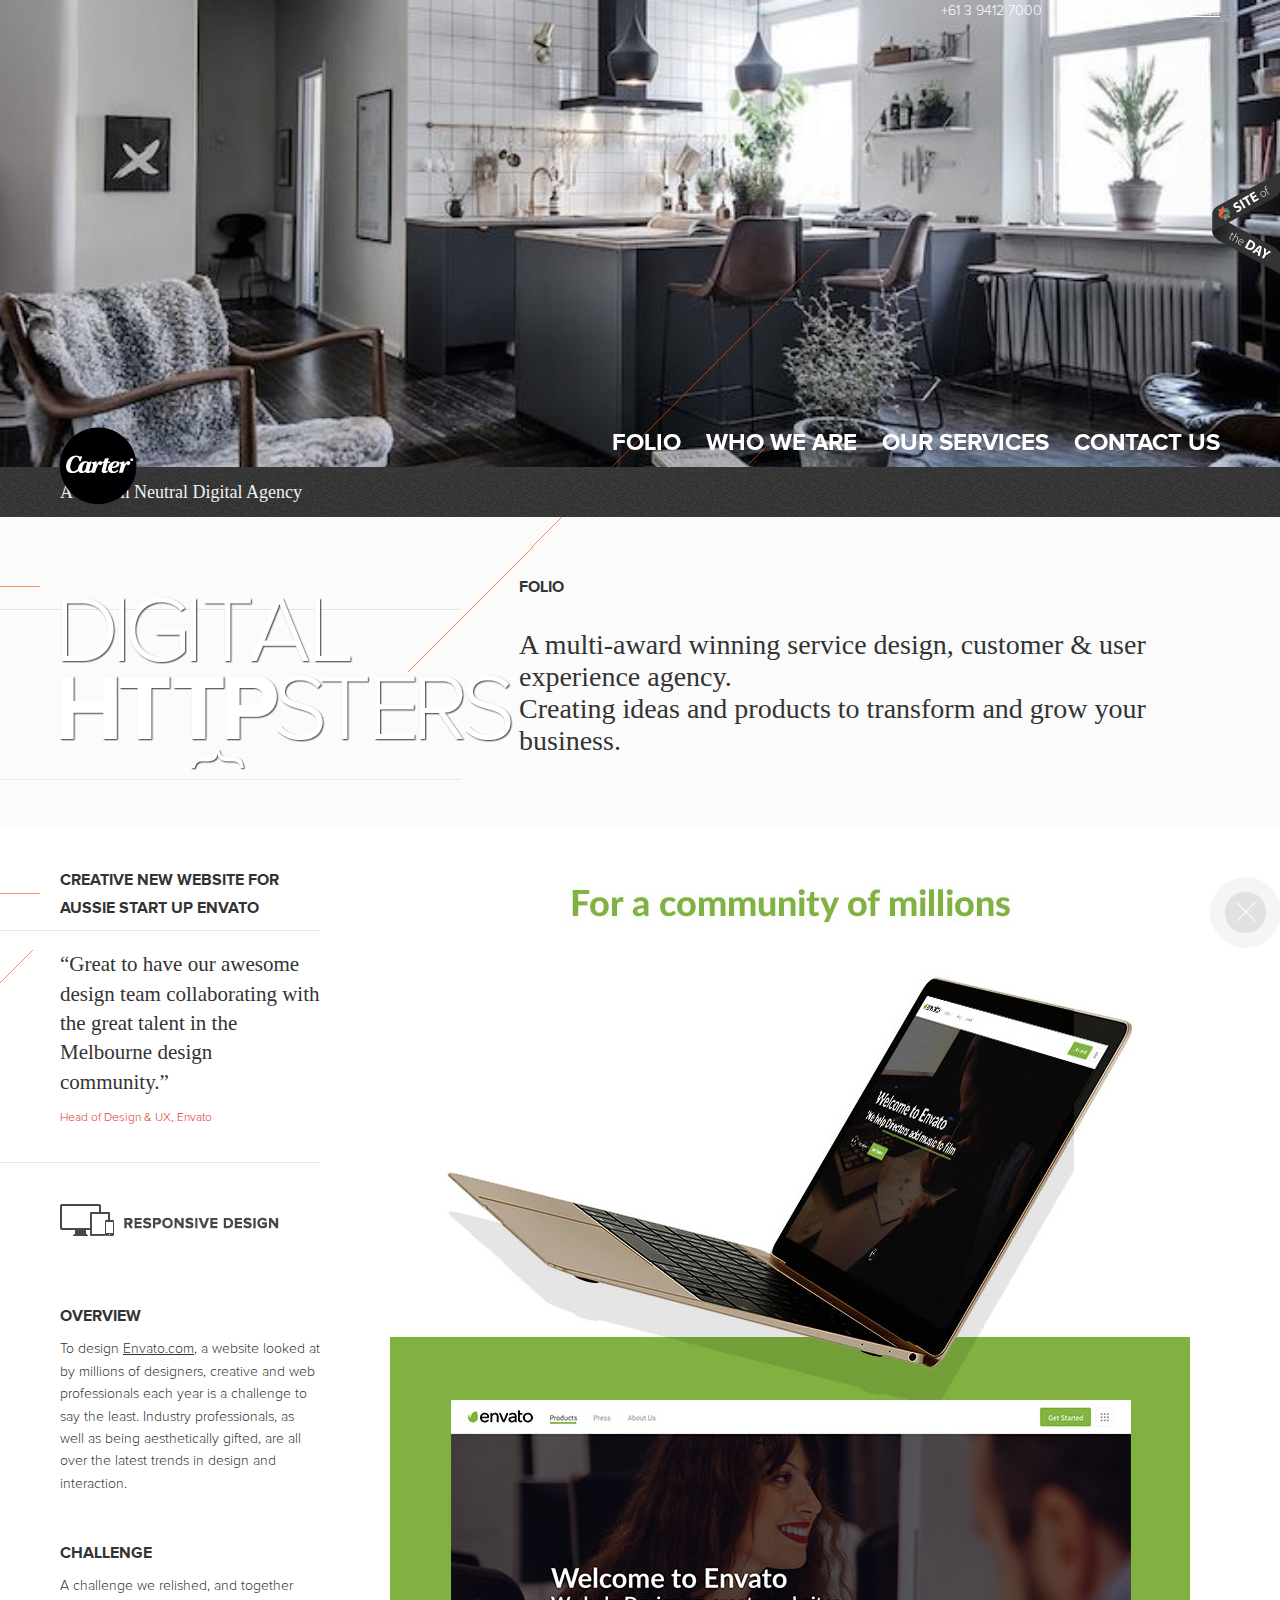
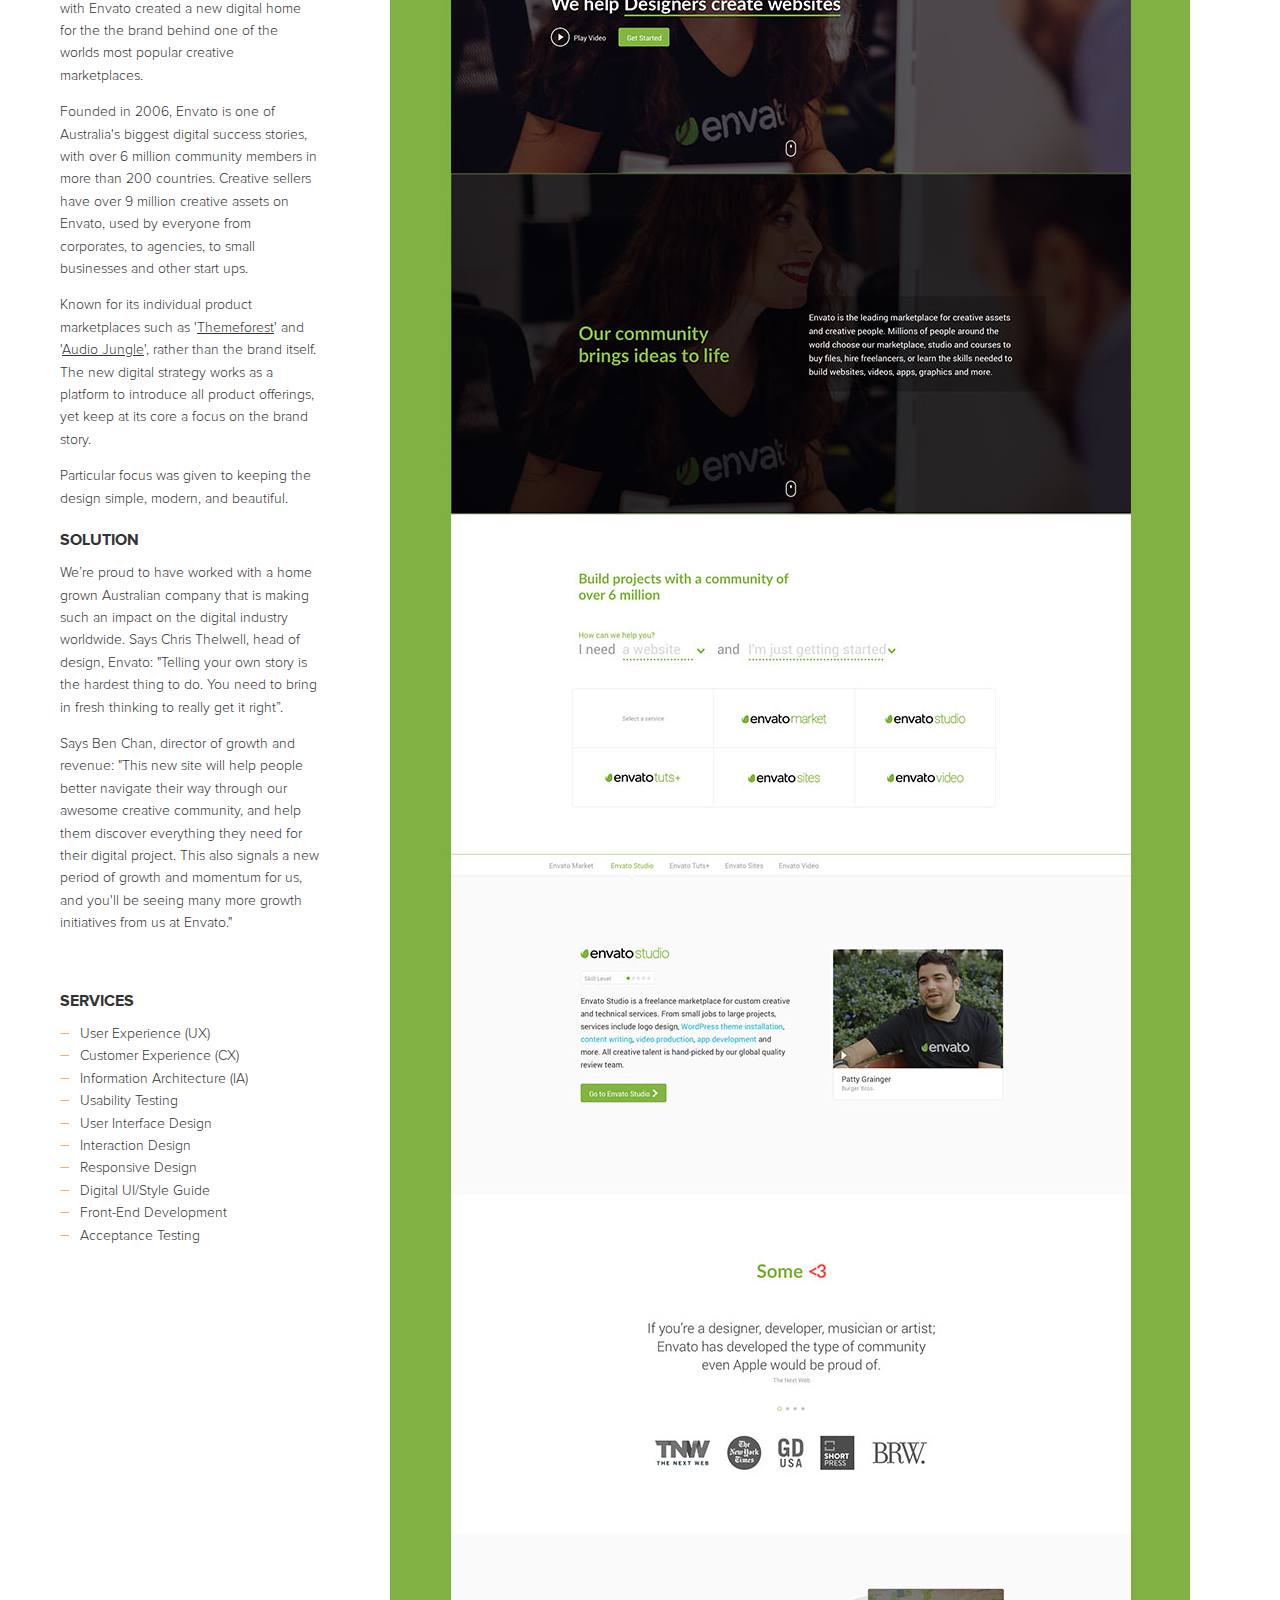
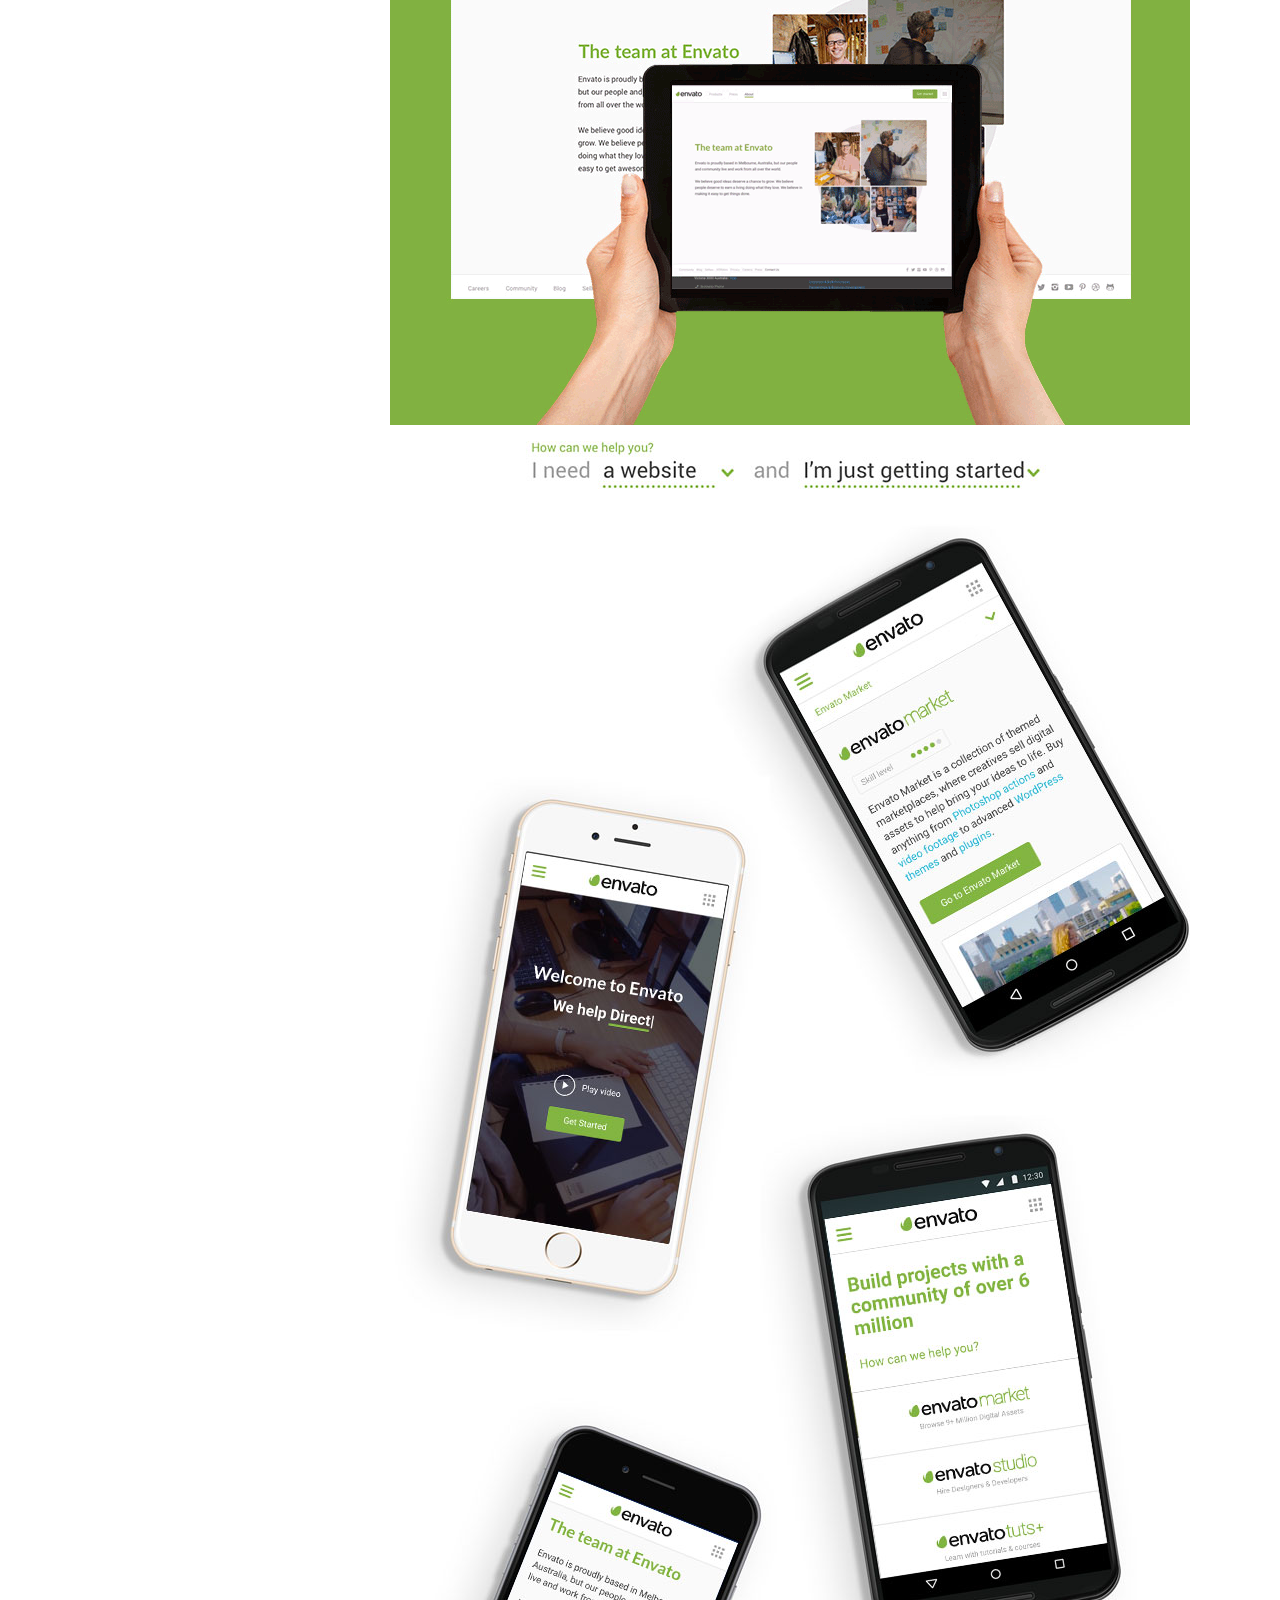
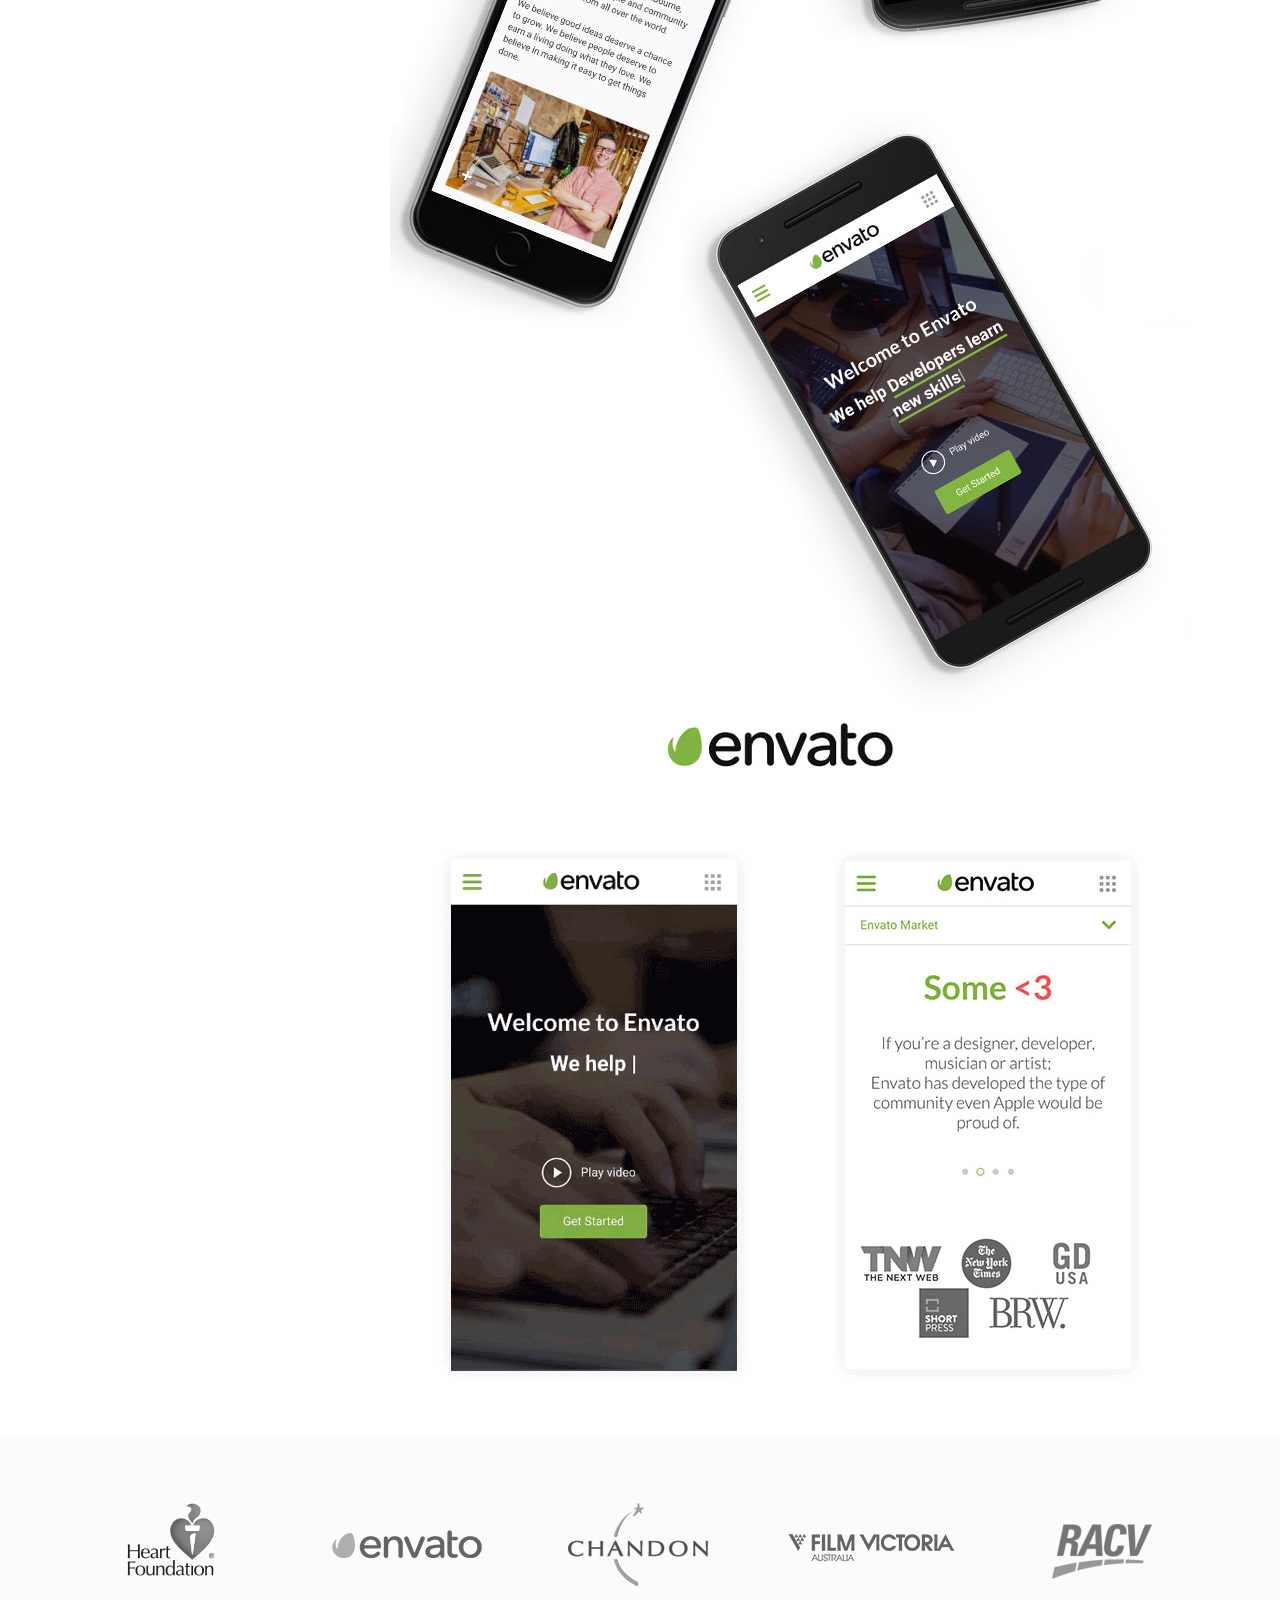
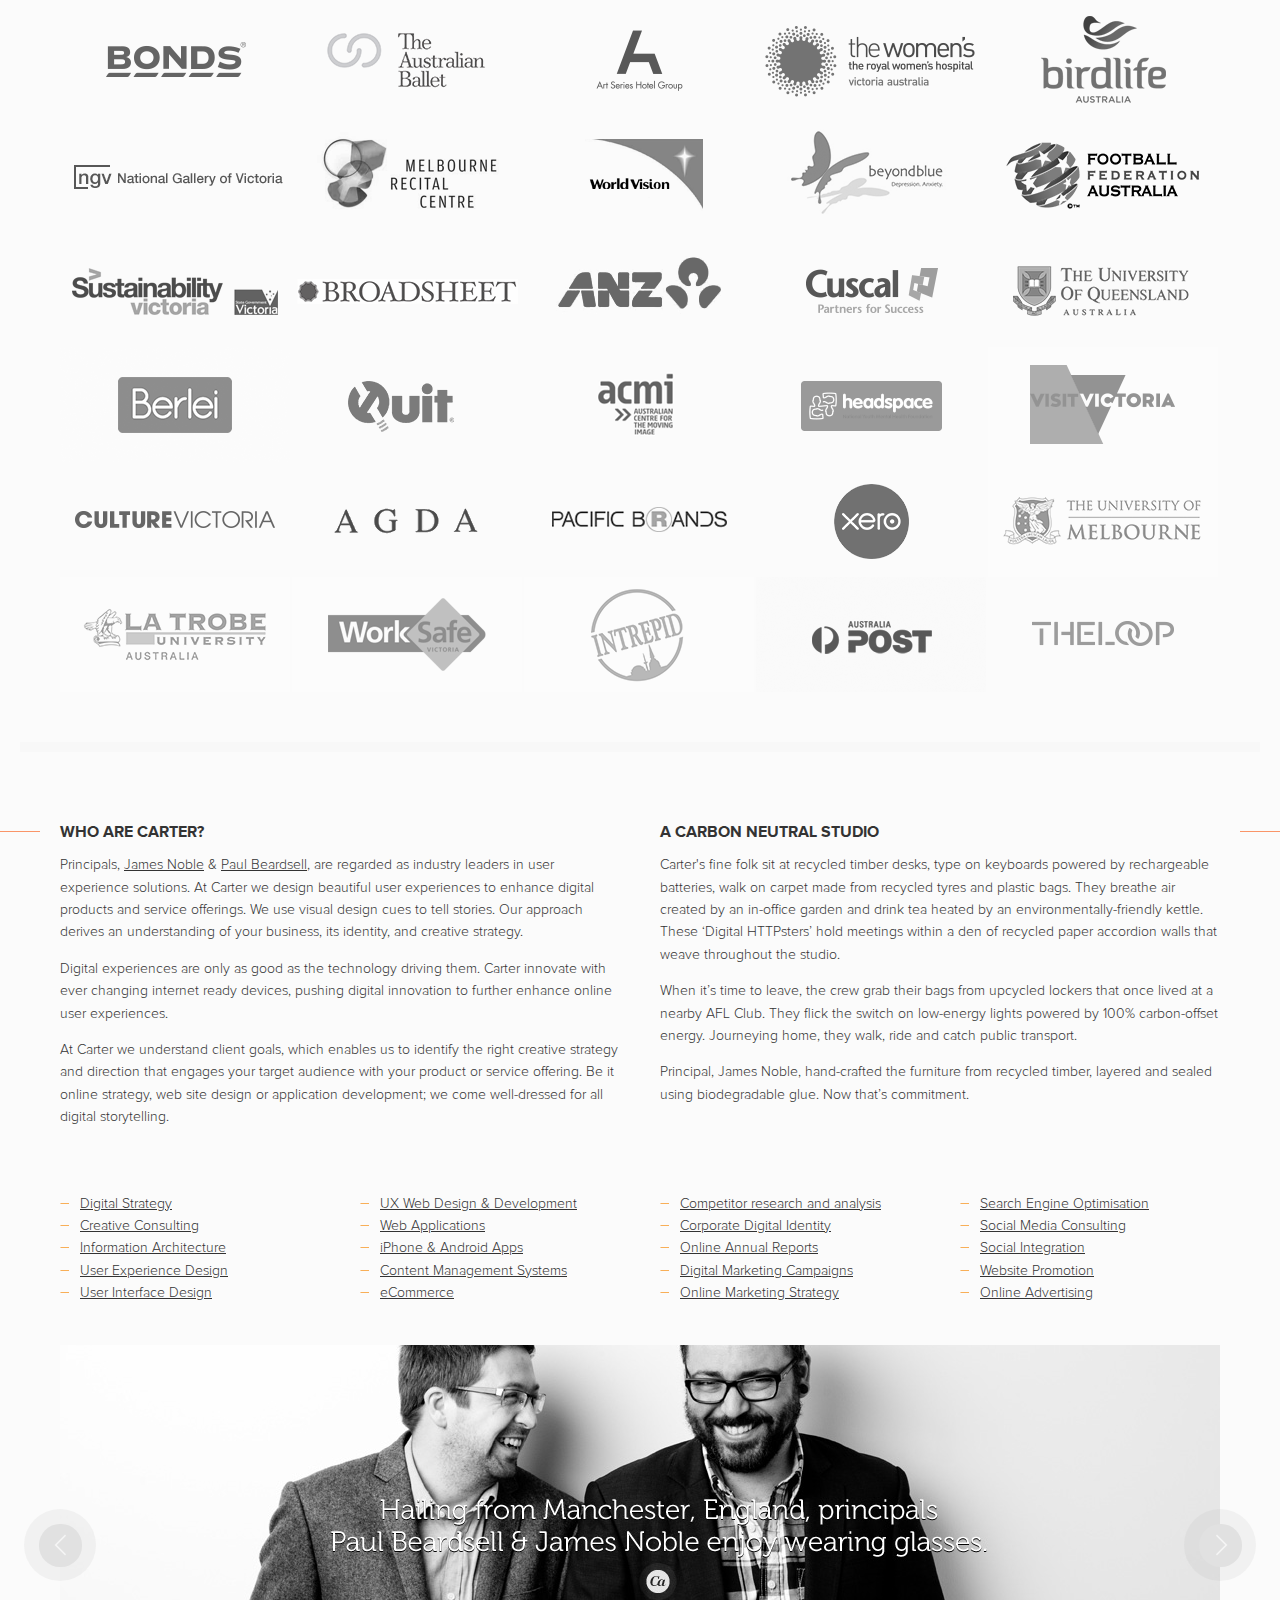
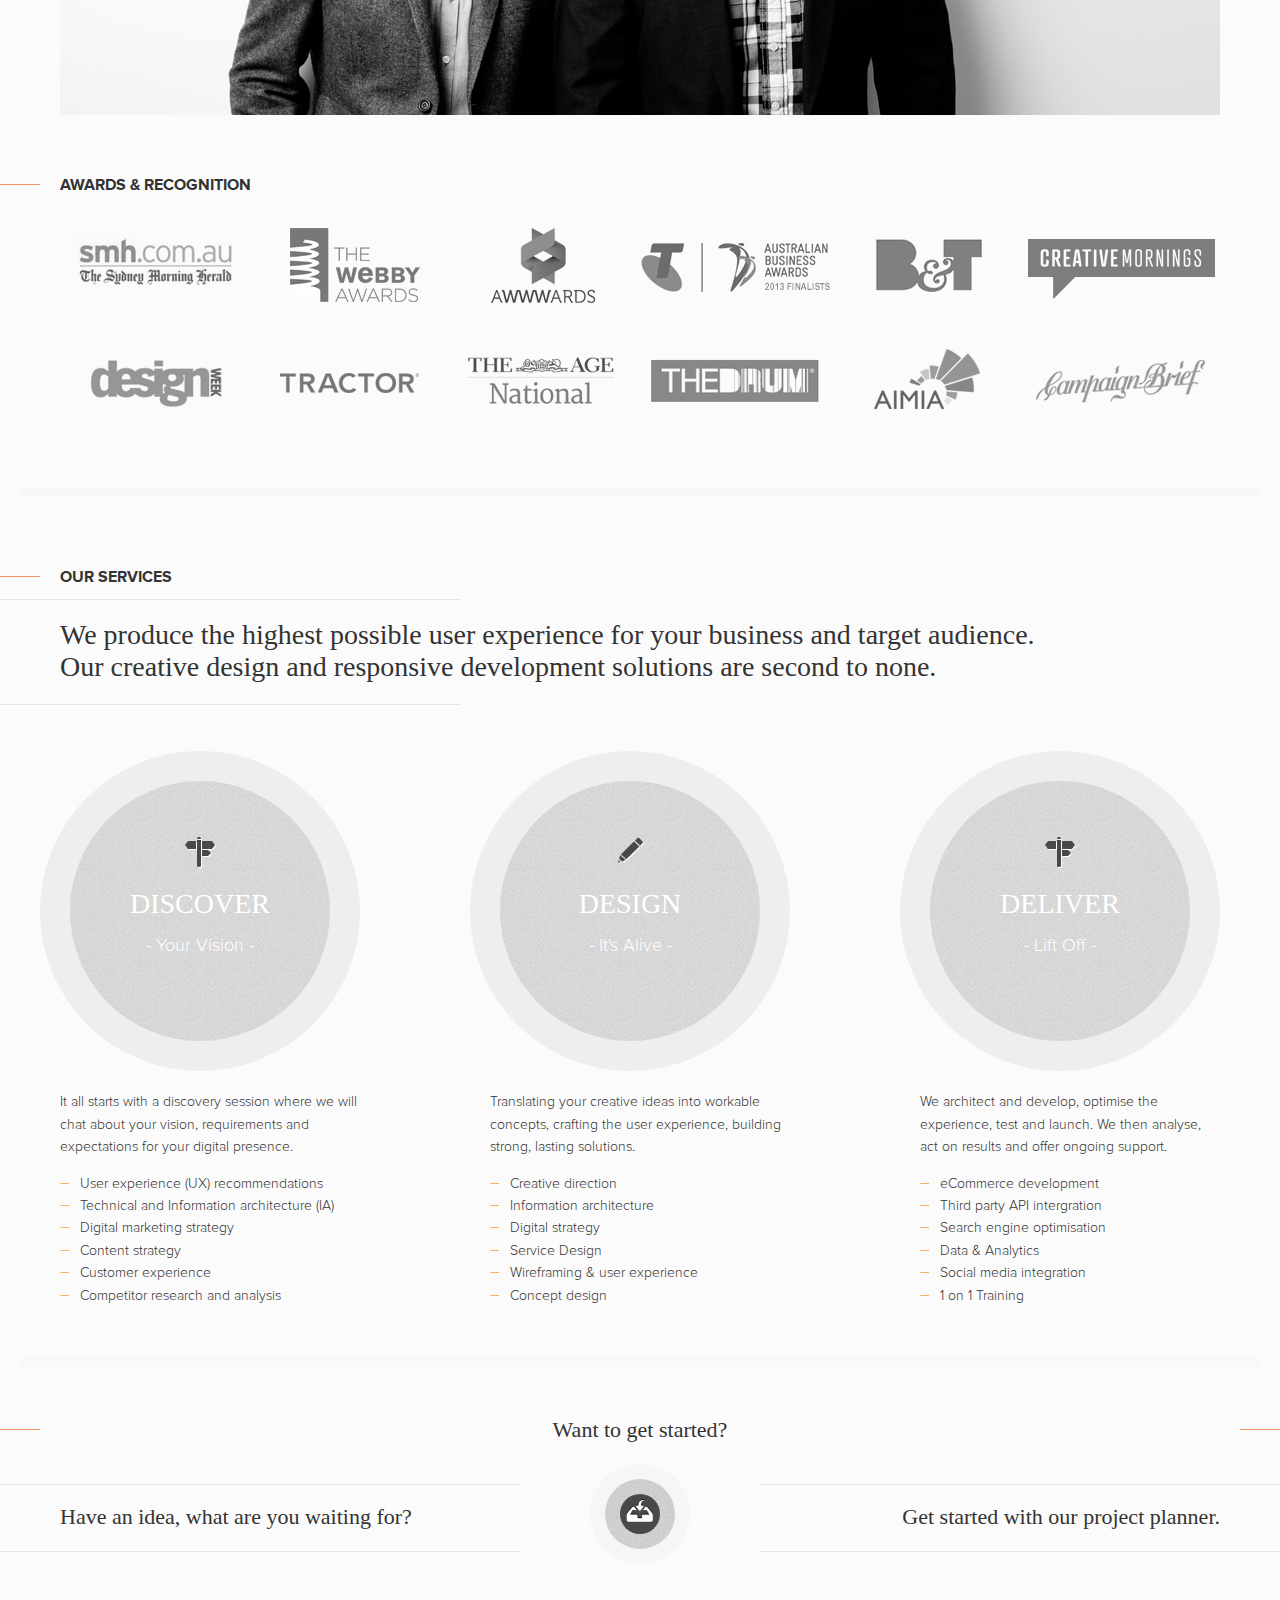
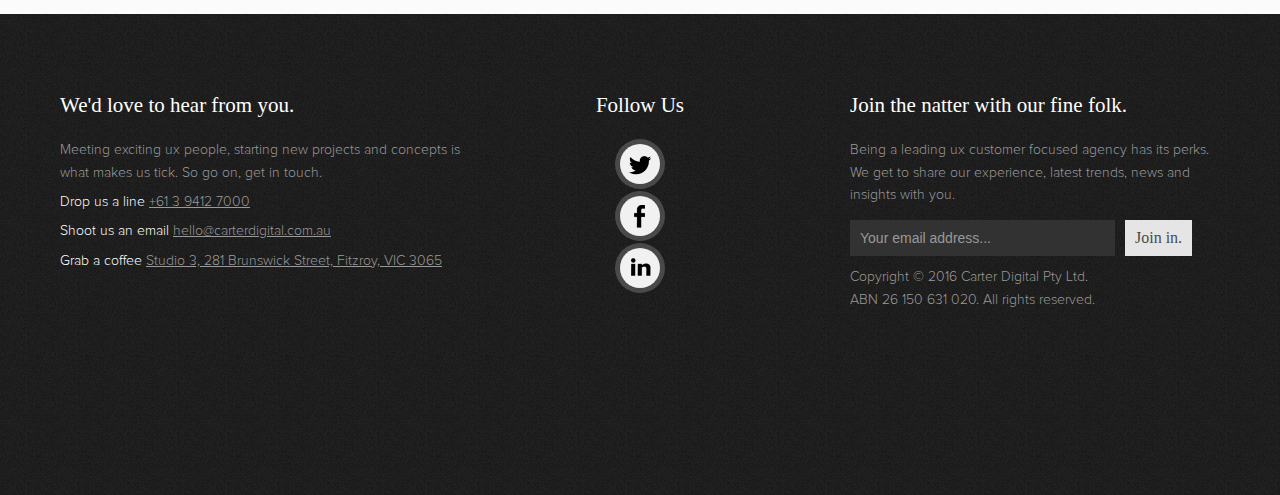
<file: carterdigital.com.au/projects/creative-new-website-for-aussie-start-up-envato/index.html>
<!DOCTYPE html>
<!--[if lt IE 7]> <html lang="en" class="no-js ie6 ie"> <![endif]-->
<!--[if IE 7]>    <html lang="en" class="no-js ie7 ie"> <![endif]-->
<!--[if IE 8]>    <html lang="en" class="no-js ie8 ie"> <![endif]-->
<!--[if IE 9]>    <html lang="en" class="no-js ie9 ie"> <![endif]-->
<!--[if IE 10]>   <html lang="en" class="no-js ie10 ie"> <![endif]-->
<html class='no-js' lang='en'>

<!-- Mirrored from carterdigital.com.au/projects/creative-new-website-for-aussie-start-up-envato/ by HTTrack Website Copier/3.x [XR&CO'2014], Wed, 29 Jun 2016 02:39:05 GMT -->
<!-- Added by HTTrack --><meta http-equiv="content-type" content="text/html;charset=utf-8" /><!-- /Added by HTTrack -->
<head>
	<meta charset="utf-8" />

	<title>Creative new website for Aussie start up Envato / Carter Digital</title>
	<meta name="keywords" content="service, design, customer, experience, user, journey, website, responsive, cx, sd, strategy, australia, digital, assets" />
    <meta name="description" content="" />

    <meta name="eecache" content="224" />

    <meta name="author" content="Carter Digital - http://www.carterdigital.com.au"/>
    <meta name="robots" content="INDEX,FOLLOW"/>
    <link rel="shortcut icon" href="../../favicon.png" />
    <link rel="apple-touch-icon" href="#" />

    <meta name="viewport" content="width=device-width, maximum-scale=1.0, user-scalable=yes">

	<link rel="stylesheet" href="../../css/styles.css" type="text/css" />

	<link rel="apple-touch-icon" href="../../images/icon-120%402x.png">
	<link rel="apple-touch-icon" sizes="76x76" href="../../images/icon-76%401x.png">
	<link rel="apple-touch-icon" sizes="120x120" href="../../images/icon-120%402x.png">
	<link rel="apple-touch-icon" sizes="152x152" href="../../images/icon-152%402x.png">

	
    <!--[if IE]>
	<link rel="stylesheet" href="/css/ie.css" type="text/css" />
	<![endif]-->

	<!-- <script type="text/javascript" src="https://getfirebug.com/firebug-lite.js"></script> -->
	<!--<script type="text/javascript" src="/js/jquery.validate.js"></script>-->
	<!--<script type="text/javascript" src="/js/jquery.color.js"></script>-->
	<!--<script type="text/javascript" src="js/jquery.animation.easing.js"></script>-->
	<!--<script type="text/javascript" src="/js/jquery.wiggle.js"></script>-->

	<script src="http://use.typekit.com/szm2qoa.js"></script>
	<script>try{Typekit.load();}catch(e){}</script>
	<script>

	  var _gaq = _gaq || [];
	  _gaq.push(['_setAccount', 'UA-20842203-1']);
	  _gaq.push(['_trackPageview']);

	  (function() {
	    var ga = document.createElement('script'); ga.type = 'text/javascript'; ga.async = true;
	    ga.src = ('https:' == document.location.protocol ? 'https://' : 'http://') + 'stats.g.doubleclick.net/dc.js';
	    var s = document.getElementsByTagName('script')[0]; s.parentNode.insertBefore(ga, s);
	  })();

	</script>
</head>
<body>

<div id="custom_header">

<!-- Header Top -->
<div id="header_top">
	<div class="container">
		<p>+61 3 9412 7000 &nbsp;&nbsp;&nbsp;&nbsp;<a href="mailto:hello@carterdigital.com.au">hello@carterdigital.com.au</a></p>
	</div>
</div>

<!-- Header -->
<div id="fake_nav" class="nav">
	<div class="container">
		<ul>
			<li><a data-rel="#folio" href="../../index.html#!/folio">Folio</a></li>
			<li><a data-rel="#about" href="../../index.html#!/about">Who we are</a></li>
			<li><a data-rel="#services" href="../../index.html#!/services">Our Services</a></li>
			<!-- <li><a href="#">Blog</a></li> -->
			<!-- <li><a href="#">Careers</a></li> -->
			<li><a data-rel="#footer" href="../../index.html#!/footer">Contact Us</a></li>
		</ul>
	</div>
	<div class="clear"></div>
</div>
<!-- Header -->

<!-- Hero -->
<div id="header">
	<a id="site_of_the_day" href="http://www.awwwards.com/web-design-awards/carter-digital"></a>
	<div class="container">
		<h3 class="logo">
			<a href="../../index.html#!/header/">
				<img src="../../images/layout/carter-digital-logo.png" alt="carter-digital" />
			</a>
		</h3>
		<h3 id="hero">
			<span class="hero_crop">
				<img src="../../images/layout/digital-httpsters.png" alt="digital-httpsters" width="459" />
			</span>
			<div class="moustache"></div>
		</h3>
		<div class="lines"></div>
		<div class="lines2"></div>
	</div>
</div>
<!-- Hero -->

</div>

<!-- Nav -->
<div id="nav" class="nav">
	<div class="container">
		<h3 class="logo">
			<a href="../../index.html#!/header/">
				<img src="../../images/layout/nav-carter-logo.png" alt="carter-digital" />
			</a>
		</h3>
		<h2>A Carbon Neutral Digital Agency</h2>
		<ul>
			<li><a data-rel="#folio" href="../../index.html#!/folio">Folio</a></li>
			<li><a data-rel="#about" href="../../index.html#!/about">Who we are</a></li>
			<li><a data-rel="#services" href="../../index.html#!/services">Our Services</a></li>
			<!-- <li><a href="#">Blog</a></li> -->
			<!-- <li><a href="#">Careers</a></li> -->
			<li><a data-rel="#footer" href="../../index.html#!/footer">Contact Us</a></li>
		</ul>
	</div>

</div>
<div id="nav_space"><br /></div>
<!-- Nav -->




<div id="folio">
	
	<div class="container">
		<!-- Section Title -->
		<h3><span class="marker"></span>Folio</h3>
		
		<div class="section_heading">
			<div class="inner">
				<h1>A multi-award winning service design, customer & user experience agency. <br />
Creating ideas and products to transform and grow your business.</h1>
			</div>
		</div>
	</div>
	
	
	<!-- Folio Single -->
	<div id="folio_single" class="active">
		
		<div class="container" style="z-index:98">
		
			<div id="folio_nav">
				<a href="../../index.html#!/folio" id="folio_close"><span class="outer"></span><span class="inner"></span></a>
			</div>
			
		</div>
		
		<div id="ajax_load" style="padding:25px 0;">
			<div class="container">
<div class="content">

	<div class="client_meta">
		<!-- <a href="#"><img src="" alt="creative-new-website-for-aussie-start-up-envato" /></a> -->
		<h3><span class="marker"></span>Creative new website for Aussie start up Envato</h3>
	</div>

		<div class="quote">
		<div class="line"></div>
		<div class="inner">
		<blockquote>“Great to have our awesome design team collaborating with the great talent in the Melbourne design community.”</blockquote>
					<p>Head of Design & UX, Envato</p>
				</div>
	</div>
	
	<h3><img alt="" src="../../images/uploads/responsive-design.png" style="font-size:13px; height:60px; line-height:1.6; width:250px" /></h3>

<h3><br />
OVERVIEW</h3>

<p>To design <a href="https://envato.com/" target="_blank">Envato.com</a>, a website looked at by millions of designers, creative and web professionals each year is a challenge to say the least. Industry professionals, as well as being aesthetically gifted, are all over the latest trends in design and interaction.&nbsp;</p>

<h3><br />
CHALLENGE</h3>

<p>A challenge we relished, and together with Envato created a new digital home for the the brand behind one of the worlds most popular creative marketplaces.</p>

<p>Founded in 2006, Envato is one of Australia&#39;s biggest digital success stories, with over 6 million community members in more than 200 countries. Creative sellers have over 9 million creative assets on Envato, used by everyone from corporates, to agencies, to small businesses and other start ups.</p>

<p>Known for its individual product marketplaces such as &#39;<a href="http://themeforest.net/" target="_blank">Themeforest</a>&#39; and &#39;<a href="http://audiojungle.net/" target="_blank">Audio Jungle</a>&#39;, rather than the brand itself. The new digital strategy works as a platform to introduce all product offerings, yet keep at its core a focus on the brand story. &nbsp;&nbsp;</p>

<p>Particular focus was given to keeping the design simple, modern, and beautiful.</p>

<h3>SOLUTION</h3>

<p>We&rsquo;re proud to have worked with a home grown Australian company that is making such an impact on the digital industry worldwide. Says Chris Thelwell, head of design, Envato: "Telling your own story is the hardest thing to do. You need to bring in fresh thinking to really get it right&rdquo;.</p>

<p>Says Ben Chan, director of growth and revenue: "This new site will help people better navigate their way through our awesome creative community, and help them discover everything they need for their digital project. This also signals a new period of growth and momentum for us, and you&#39;ll be seeing many more growth initiatives from us at Envato."</p>

<p>&nbsp;</p>

<h3>SERVICES</h3>

<ul>
	<li>User Experience (UX)</li>
	<li>Customer Experience (CX)</li>
	<li>Information Architecture (IA)</li>
	<li>Usability Testing</li>
	<li>User Interface Design</li>
	<li>Interaction Design</li>
	<li>Responsive Design</li>
	<li>Digital UI/Style Guide</li>
	<li>Front-End Development</li>
	<li>Acceptance Testing</li>
</ul>

	<a id="back_to_top"></a>
</div>

<div class="images">
	
	<div class="image">
		
		<img src="../../images/uploads/01-envato-responsive-website.jpg" alt="Envato Responsive Website" width="800" height="2285" />
		
	</div>
	
	<div class="image">
		
		<img src="../../images/uploads/02-envato-ipad-animated-footer.gif" alt="Envato animated content" width="800" height="489" />
		
	</div>
	
	<div class="image">
		
		<img src="../../images/uploads/04-envato-customer-experience.jpg" alt="Envato mobile customer experience" width="800" height="1977" />
		
	</div>
	
	<div class="image">
		
		<img src="../../images/uploads/03-envato-mobile-animated-hero.gif" alt="Intergrated video menus" width="800" height="610" />
		
	</div>
	
</div>

<div class="clear"></div>
</div>

		</div>
		
	</div>

</div>
<script type="text/javascript">
	(function($){
		$(document).ready(function()
		{
			setTimeout(function(){$('a').unbind('click');}, 50);
		});
	})(jQuery);
</script>




<div class="container">
<div class="section" id="clients">
	
	
	<div class="client">
				<a href="../heart-foundation-of-australia-strategy-customer-and-digital-experience/index.html" style="background-image: url(../../images/uploads/logo-heartfoundation.png);" target="_blank">
			<img src="../../images/uploads/logo-heartfoundation-greyscale.png" alt="The Australian Heart Foundation" />
		</a>
			</div>
	
	<div class="client">
				<a href="../../index.html#!/projects/creative-new-website-for-aussie-start-up-envato/" style="background-image: url(../../images/uploads/logo-envato.png);" target="_blank">
			<img src="../../images/uploads/logo-envato-greyscale.png" alt="Envato" />
		</a>
			</div>
	
	<div class="client">
				<a href="../lvmh-domain-chandon-responsive-digital-website-user-experience/index.html" style="background-image: url(../../images/uploads/logo-chandon.png);" target="_blank">
			<img src="../../images/uploads/logo-chandon-greyscale.png" alt="Domain Chandon" />
		</a>
			</div>
	
	<div class="client">
				<a href="http://www.film.vic.gov.au/" style="background-image: url(../../images/uploads/film-victoria-logo-hover.png);" target="_blank">
			<img src="../../images/uploads/film-victoria-logo.png" alt="Film Victoria" />
		</a>
			</div>
	
	<div class="client">
				<a href="http://www.racv.com.au/" style="background-image: url(../../images/uploads/logo-racv.png);" target="_blank">
			<img src="../../images/uploads/logo-racv-greyscale.png" alt="RACV" />
		</a>
			</div>
	
	<div class="client">
				<a href="../../index.html#!/projects/bonds-digital-customer-experience/" style="background-image: url(../../images/uploads/bonds_logo_hover.png);" target="_blank">
			<img src="../../images/uploads/bonds_logo.png" alt="Bonds Australia" />
		</a>
			</div>
	
	<div class="client">
				<a href="https://www.australianballet.com.au/" style="background-image: url(../../images/uploads/logo-australianballet-hover.png);" target="_blank">
			<img src="../../images/uploads/logo-australianballet.png" alt="The Australian Ballet" />
		</a>
			</div>
	
	<div class="client">
				<a href="../../index.html#!/projects/art-series-hotel-group-user-experience-design-and-development/" style="background-image: url(../../images/uploads/artseries-hotels-logo-hover.png);" target="_blank">
			<img src="../../images/uploads/artseries-hotels-logo.png" alt="The Art Series Hotel Group" />
		</a>
			</div>
	
	<div class="client">
				<a href="../../index.html#!/projects/responsive-website-design-of-the-royal-womens-hospital-melbourne/" style="background-image: url(../../images/uploads/the-royal-womens-hospital.png);" target="_blank">
			<img src="../../images/uploads/the-royal-womens-hospital-hover.png" alt="The Woman's Hospital" />
		</a>
			</div>
	
	<div class="client">
				<a href="../../index.html#!/projects/birdlife-australia/" style="background-image: url(../../images/uploads/birdlife-logo-hover.png);" target="_blank">
			<img src="../../images/uploads/birdlife-logo.png" alt="Birdlife Austalia" />
		</a>
			</div>
	
	<div class="client">
				<a href="../../index.html#!/projects/ngv-melbourne-now-responsive-website-android-and-ios-apps/" style="background-image: url(../../images/uploads/national-gallery-victoria-hover.png);" target="_blank">
			<img src="../../images/uploads/national-gallery-victoria.png" alt="National Gallery Victoria" />
		</a>
			</div>
	
	<div class="client">
				<a href="http://www.melbournerecital.com.au/" style="background-image: url(../../images/uploads/recital_centre_logo_hover.png);" target="_blank">
			<img src="../../images/uploads/recital_centre_logo.png" alt="Melbourne Recital Centre" />
		</a>
			</div>
	
	<div class="client">
				<a href="../../index.html#!/projects/world-vision/" style="background-image: url(../../images/uploads/world-vision-hover.png);" target="_blank">
			<img src="../../images/uploads/world-vision.png" alt="World Vision Australia" />
		</a>
			</div>
	
	<div class="client">
				<a href="https://www.beyondblue.org.au/" style="background-image: url(../../images/uploads/logos-beyond-blue-hover.png);" target="_blank">
			<img src="../../images/uploads/logos-beyond-blue.png" alt="Beyond Blue" />
		</a>
			</div>
	
	<div class="client">
				<a href="../../index.html#!/projects/football-federation-australia-you-power-the-game" style="background-image: url(../../images/uploads/ffa-logo.png);" target="_blank">
			<img src="../../images/uploads/ffa-logo-bw.png" alt="Football Federation Australia" />
		</a>
			</div>
	
	<div class="client">
				<a href="http://www.vic.gov.au/" style="background-image: url(../../images/uploads/sustainability-victoria-logo-hover.png);" target="_blank">
			<img src="../../images/uploads/sustainability-victoria-logo.png" alt="Sustainability / State Gov Victoria" />
		</a>
			</div>
	
	<div class="client">
				<a href="http://www.broadsheet.com.au/melbourne/food-and-drink/article/moran-cato-building-basement-rooftop" style="background-image: url(../../images/uploads/broadsheet-logo-hover.png);" target="_blank">
			<img src="../../images/uploads/broadsheet-logo.png" alt="Broadsheet Sydney and Melbourne" />
		</a>
			</div>
	
	<div class="client">
				<a href="http://www.anz.com.au/" style="background-image: url(../../images/uploads/anz-logo-hover.png);" target="_blank">
			<img src="../../images/uploads/anz-logo.png" alt="ANZ Bank" />
		</a>
			</div>
	
	<div class="client">
				<a href="https://www.cuscal.com.au/mobile-payments" style="background-image: url(../../images/uploads/cuscal_logo_hover.png);" target="_blank">
			<img src="../../images/uploads/cuscal_logo.png" alt="Cuscal Australia" />
		</a>
			</div>
	
	<div class="client">
				<a href="http://gci.uq.edu.au/" style="background-image: url(../../images/uploads/queensland-university-gci-logo-hover.png);" target="_blank">
			<img src="../../images/uploads/queensland-university-gci-logo.png" alt="Queensland University / Global Change Institute" />
		</a>
			</div>
	
	<div class="client">
				<a href="../../index.html#!/projects/berlei-the-ultimate-increase-in-ecommerce-conversion-optimisation/" style="background-image: url(../../images/uploads/berlei-logo-hover.gif);" target="_blank">
			<img src="../../images/uploads/berlei-logo.gif" alt="Berlei Australia" />
		</a>
			</div>
	
	<div class="client">
				<a href="http://www.quit.org.au/" style="background-image: url(../../images/uploads/quit-victoria-logo-hover.png);" target="_blank">
			<img src="../../images/uploads/quit-victoria-logo.png" alt="Quit Victoria" />
		</a>
			</div>
	
	<div class="client">
				<a href="../../index.html#!/projects/acmi-gamemasters" style="background-image: url(../../images/uploads/acmi-logo-hover.png);" target="_blank">
			<img src="../../images/uploads/acmi-logo.png" alt="ACMI" />
		</a>
			</div>
	
	<div class="client">
				<a href="../../index.html#!/projects/the-fifth-army-headspace-cotton-on-foundation/" style="background-image: url(../../images/uploads/headspace-logo-hover.png);" target="_blank">
			<img src="../../images/uploads/headspace-logo-clients.png" alt="Headspace" />
		</a>
			</div>
	
	<div class="client">
				<a href="http://www.visitvictoria.com/" style="background-image: url(../../images/uploads/logo-visit-victoria.png);" target="_blank">
			<img src="../../images/uploads/logo-visit-victoria-bw.png" alt="Visit Victoria" />
		</a>
			</div>
	
	<div class="client">
				<a href="../../index.html#!/projects/culture-victoria-150-years-of-historical-content/" style="background-image: url(../../images/uploads/cv_logo_hover.png);" target="_blank">
			<img src="../../images/uploads/cv_logo.png" alt="Culture Victoria" />
		</a>
			</div>
	
	<div class="client">
				<a href="http://www.agda.com.au/" style="background-image: url(../../images/uploads/agda-logo-hover.png);" target="_blank">
			<img src="../../images/uploads/agda-logo.png" alt="Australian Graphic Design Association" />
		</a>
			</div>
	
	<div class="client">
				<a href="http://www.pacificbrands.com.au/" style="background-image: url(../../images/uploads/pacific_brands_logo_hover.png);" target="_blank">
			<img src="../../images/uploads/pacific_brands_logo.png" alt="Pacific Brands Pty Ltd" />
		</a>
			</div>
	
	<div class="client">
				<a href="https://www.xero.com/au" style="background-image: url(../../images/uploads/xero-accounting-logo-hover.png);" target="_blank">
			<img src="../../images/uploads/xero-accounting-logo.png" alt="Xero: Accounting Software & Online Bookkeeping" />
		</a>
			</div>
	
	<div class="client">
				<a href="http://www.unimelb.edu.au/" style="background-image: url(../../images/uploads/logo-university-melbourne.png);" target="_blank">
			<img src="../../images/uploads/logo-university-melbourne-bw.png" alt="University of Melbourne" />
		</a>
			</div>
	
	<div class="client">
				<a href="http://www.latrobe.edu.au/" style="background-image: url(../../images/uploads/logo-latrobe-university.png);" target="_blank">
			<img src="../../images/uploads/logo-latrobe-university-bw.png" alt="Latrobe University" />
		</a>
			</div>
	
	<div class="client">
				<a href="http://www.worksafe.vic.gov.au/" style="background-image: url(../../images/uploads/logo-worksafe.png);" target="_blank">
			<img src="../../images/uploads/logo-worksafe-bw.png" alt="Worksafe Victoria" />
		</a>
			</div>
	
	<div class="client">
				<a href="http://www.intrepidtravel.com/" style="background-image: url(../../images/uploads/logo-intrepid-travel.png);" target="_blank">
			<img src="../../images/uploads/logo-intrepid-travel-bw.png" alt="Intrepid Travel" />
		</a>
			</div>
	
	<div class="client">
				<a href="http://www.auspost.com.au/" style="background-image: url(../../images/uploads/australia-post-logo-hover.png);" target="_blank">
			<img src="../../images/uploads/australia-post-logo.png" alt="Australia Post" />
		</a>
			</div>
	
	<div class="client">
				<a href="../../index.html#!/projects/the-loop-ux-design/" style="background-image: url(../../images/uploads/the-loop-logo-hover.png);" target="_blank">
			<img src="../../images/uploads/the-loop-logo.png" alt="The Loop" />
		</a>
			</div>
	
	<div class="clear"></div>
	
</div>
</div>




<div class="section_mask" id="about_mask">
<div class="container">
<div class="section" id="about">

	
	<div class="col_6">
		<h3>Who are Carter?</h3>

<p>Principals, <a href="http://www.linkedin.com/in/mrjamesnoble" target="_blank" title="LinkedIn Profile">James Noble</a> &amp; <a href="http://twitter.com/#!/paulbeardsell" target="_blank" title="@paulbeardsell">Paul Beardsell</a>, are regarded as industry leaders in user experience solutions. At Carter we design beautiful user experiences to enhance digital products and service offerings. We use visual design cues to tell stories. Our approach derives an understanding of your business, its identity, and creative strategy.</p>

<p>Digital experiences are only as good as the technology driving them. Carter innovate with ever changing internet ready devices, pushing digital innovation to further enhance online user experiences.</p>

<p>At Carter we understand client goals, which enables us to identify the right creative strategy and direction that engages your target audience with your product or service offering. Be it online strategy, web site design or application development; we come well-dressed for all digital storytelling.</p>
	</div>
	<div class="col_6 last">
		<h3>A carbon neutral studio</h3>

<p>Carter&#39;s fine folk sit at recycled timber desks, type on keyboards powered by rechargeable batteries, walk on carpet made from recycled tyres and plastic bags. They breathe air created by an in-office garden and drink tea heated by an environmentally-friendly kettle. These &lsquo;Digital HTTPsters&rsquo; hold meetings within a den of recycled paper accordion walls that weave throughout the studio.</p>

<p>When it&rsquo;s time to leave, the crew grab their bags from upcycled lockers that once lived at a nearby AFL Club. They flick the switch on low-energy lights powered by 100% carbon-offset energy. Journeying home, they walk, ride and catch public transport.</p>

<p>Principal, James Noble, hand-crafted the furniture from recycled timber, layered and sealed using biodegradable glue. Now that&rsquo;s commitment.&nbsp;</p>
	</div>
	

	<div class="clear" style="height:50px;"><br /></div>


	
	<div class="col_3">
		<ul>
	<li><a href="../../index.html#!/projects/birdlife-australia/" target="_self">Digital Strategy</a></li>
	<li><a href="../../index.html#!/services">Creative Consulting</a></li>
	<li><a href="../../index.html#!/projects/birdlife-australia/">Information Architecture</a></li>
	<li><a href="../../index.html#!/folio">User Experience Design</a></li>
	<li><a href="../../index.html#!/projects/chocolate-tailors/">User Interface Design</a></li>
</ul>
	</div>
	<div class="col_3">
		<ul>
	<li><a href="../../index.html#!/folio">UX Web Design &amp; Development</a></li>
	<li><a href="../../index.html#!/projects/pt-manager-pro/">Web Applications</a></li>
	<li><a href="../../index.html#!/projects/iprimus/" target="_self">iPhone &amp; Android Apps</a></li>
	<li><a href="http://expressionengine.com/" target="_blank">Content Management Systems</a></li>
	<li><a href="../../index.html#!/projects/chocolate-tailors/" target="_self">eCommerce</a></li>
</ul>
	</div>
	<div class="col_3">
		<ul>
	<li><a href="../../index.html#!/projects/tandem-partners/">Competitor research and analysis</a></li>
	<li><a href="../../index.html#!/projects/anz-shareholder-corporate-responsibility-review/">Corporate Digital Identity</a></li>
	<li><a href="../../index.html#!/projects/anz-shareholder-corporate-responsibility-review/" target="_self" title="Online Annual Report">Online Annual Reports</a></li>
	<li><a href="../../index.html#!/projects/football-federation-australia-you-power-the-game/" target="_blank">Digital Marketing Campaigns</a></li>
	<li><a href="../../index.html#!/projects/acmi-gamemasters/">Online Marketing Strategy</a></li>
</ul>
	</div>
	<div class="col_3 last">
		<ul>
	<li><a href="https://www.google.com.au/search?q=ux+design+melbourne" target="_blank">Search Engine Optimisation</a></li>
	<li><a href="../../index.html#!/projects/adioso/">Social Media Consulting</a></li>
	<li><a href="http://www.smk.net.au/" target="_blank">Social Integration</a></li>
	<li><a href="../../index.html#!/projects/acmi-gamemasters/">Website Promotion</a></li>
	<li><a href="../broadsheet-mobile/index.html" target="_blank">Online Advertising</a></li>
</ul>
	</div>
	


	<div class="clear"></div>

	<div id="slider">
		<a id="slider_prev" href="#"><span class="outer"></span><span class="inner"></span></a>
		<a id="slider_next" href="#"><span class="outer"></span><span class="inner"></span></a>
		<div class="mask">
			<div class="slides">
				
				<div class="slide">
					<img src="../../images/uploads/web-design-and-development.jpg" alt="UX Melbourne website design and development" />
				</div>
				
				<div class="slide">
					<img src="../../images/uploads/slider_1.jpg" alt="Digital strategies and UX creative solutions." />
				</div>
				
				<div class="slide">
					<img src="../../images/uploads/ux-digital-strategies.jpg" alt="User experience digital strategies" />
				</div>
				
				<div class="slide">
					<img src="../../images/uploads/award-winning-ux-agency.jpg" alt="Award winning UX agency in Melbourne" />
				</div>
				
				<div class="slide">
					<img src="../../images/uploads/user-experience-design.jpg" alt="Think of creative user experience as ergonomics for your eyeballs." />
				</div>
				
			</div>
		</div>
	</div>

	<div class="clear"><br /></div>

</div>
</div>
</div>

	
<div class="section_mask" id="awards_mask">
<div class="container">
<div class="section" id="awards">
	
	<!-- Section Title -->
	<h3><span class="marker"></span>Awards & Recognition</h3>
	
				
	
	<div class="award">
				<a href="http://www.smh.com.au/business" style="background-image: url(../../images/uploads/sydney-morning-herald-logo.jpg);" target="_blank">
			<img src="../../images/uploads/sydney-morning-herald-bw-logo.jpg" alt="Sydney Morning Herald, Business and Technology" />
		</a>
			</div>
	
	<div class="award">
				<a href="http://www.webbyawards.com/winners/2014/mobile-apps/handheld-devices/events-handheld-devices/melbourne-now/" style="background-image: url(../../images/uploads/the-webby-awards-logo-hover.png);" target="_blank">
			<img src="../../images/uploads/the-webby-awards-logo.png" alt="The Webby Awards 2014" />
		</a>
			</div>
	
	<div class="award">
				<a href="http://www.awwwards.com/the-voting-for-the-site-and-the-agency-of-the-year-2011-starts-now.html" style="background-image: url(../../images/uploads/awwwards-logo-hover.png);" target="_blank">
			<img src="../../images/uploads/awwwards-logo.png" alt="World site and agency of the year nomination" />
		</a>
			</div>
	
	<div class="award">
				<a href="http://www.telstrabusinessawards.com/highlights/2013-finalists/vic-440.aspx" style="background-image: url(../../images/uploads/telsta-business-of-the-year-award-hover.png);" target="_blank">
			<img src="../../images/uploads/telsta-business-of-the-year-award.png" alt="Telstra Business of the Year Awards" />
		</a>
			</div>
	
	<div class="award">
				<a href="http://www.bandt.com.au/news/creative/the-loop-gets-set-to-invade-the-uk" style="background-image: url(../../images/uploads/bandt-logo-hover.png);" target="_blank">
			<img src="../../images/uploads/bandt-logo.png" alt="Bandt" />
		</a>
			</div>
	
	<div class="award">
				<a href="https://vimeo.com/67861870" style="background-image: url(../../images/uploads/creative-mornings-logo-hover.png);" target="_blank">
			<img src="../../images/uploads/creative-mornings-logo.png" alt="Talk at the Melbourne chapter of CreativeMornings" />
		</a>
			</div>
	
	<div class="award">
				<a href="http://www.designweek.co.uk/carter-digital-designs-linkedin-for-creatives-site-the-dots/" style="background-image: url(../../images/uploads/logo-designweek.png);" target="_blank">
			<img src="../../images/uploads/logo-designweek-bw.png" alt="Design Week" />
		</a>
			</div>
	
	<div class="award">
				<a href="http://www.tractor.edu.au/course/industry-digital-design" style="background-image: url(../../images/uploads/logo-tractor-design.png);" target="_blank">
			<img src="../../images/uploads/logo-tractor-design-bw.png" alt="Tractor Design School" />
		</a>
			</div>
	
	<div class="award">
				<a href="http://www.theage.com.au/national/education/state-of-the-art-how-victoria-is-developing-its-design-courses-and-credentials-20150826-gj8d69.html" style="background-image: url(../../images/uploads/logo-theage.png);" target="_blank">
			<img src="../../images/uploads/logo-theage-bw.png" alt="The Age National" />
		</a>
			</div>
	
	<div class="award">
				<a href="http://www.thedrum.com/news/2014/09/25/net-porter-vice-facebook-and-more-sign-launch-brands-new-linkedin-creatives-platform" style="background-image: url(../../images/uploads/logo-thedrum.png);" target="_blank">
			<img src="../../images/uploads/logo-thedrum-bw.png" alt="The Drum UK" />
		</a>
			</div>
	
	<div class="award">
				<a href="http://www.aimia.com.au/community-news/notice-of-election-aimia-national-committee" style="background-image: url(../../images/uploads/logo-aimia.png);" target="_blank">
			<img src="../../images/uploads/logo-aimia-bw.png" alt="AIMIA" />
		</a>
			</div>
	
	<div class="award">
				<a href="http://www.campaignbrief.com/2015/01/aussie-underwear-label-bonds-r.html" style="background-image: url(../../images/uploads/logo-campaignbrief.png);" target="_blank">
			<img src="../../images/uploads/logo-campaignbrief-bw.png" alt="Campaign Brief" />
		</a>
			</div>
	
	<div class="clear"></div>
	
</div>
</div>
</div>


<div class="section_mask" id="service_mask">
<div class="container">
<div class="section" id="services">
	
	<!-- Section Title -->
	<h3><span class="marker"></span>Our Services</h3>
	
	<div class="section_heading">
		<div class="inner">
			<h2>We produce the highest possible user experience for your business and target audience.<br />
Our creative design and responsive development solutions are second to none.</h2>
		</div>
	</div>
		
		
	<!-- Services -->
	
	<div class="service ">
		
		<div class="circle_holder">
		<div class="circle">
			<div class="inner">
				<div class="icon discover"></div>
				<h2>Discover</h2>
				<p>- Your Vision -</p>
			</div>
		</div>
		</div>
		<p>It all starts with a discovery session where&nbsp;we will chat about your vision, requirements and expectations for your digital presence.</p>

<ul>
	<li>User experience (UX) recommendations</li>
	<li>Technical and Information architecture (IA)</li>
	<li>Digital marketing strategy</li>
	<li>Content strategy</li>
	<li>Customer experience&nbsp;</li>
	<li>Competitor research and analysis</li>
</ul>
		
	</div>
	
	<div class="service ">
		
		<div class="circle_holder">
		<div class="circle">
			<div class="inner">
				<div class="icon design"></div>
				<h2>Design</h2>
				<p>- It's Alive -</p>
			</div>
		</div>
		</div>
		<p>Translating your creative ideas into workable concepts, crafting the user experience, building strong, lasting solutions.</p>

<ul>
	<li>Creative direction</li>
	<li>Information architecture</li>
	<li>Digital strategy</li>
	<li>Service Design</li>
	<li>Wireframing &amp; user experience</li>
	<li>Concept design</li>
</ul>
		
	</div>
	
	<div class="service last">
		
		<div class="circle_holder">
		<div class="circle">
			<div class="inner">
				<div class="icon deliver"></div>
				<h2>Deliver</h2>
				<p>- Lift Off -</p>
			</div>
		</div>
		</div>
		<p>We architect and develop, optimise the experience, test and launch. We then analyse, act on results and offer ongoing support.</p>

<ul>
	<li>eCommerce development</li>
	<li>Third party API intergration</li>
	<li>Search engine optimisation</li>
	<li>Data &amp; Analytics</li>
	<li>Social media integration</li>
	<li>1 on 1 Training</li>
</ul>
		
	</div>
	
	
	<div class="clear"></div>
	
</div>
</div>
</div>




<div id="get_started_wrapper">
<div class="container">
<div class="section last" id="get_started">
	
	<h2 class="hero"><span class="marker nom"></span>Want to get started?<span class="marker right"></span></h2>
	
	<div class="section_heading left">
		<div class="inner">
			<h2>Have an idea, what are you waiting for?</h2>
		</div>
	</div>
	
	<div class="section_heading right">
		<div class="inner">
			<h2>Get started with our project planner.</h2>
		</div>
	</div>
	
	<a class="download" href="#">
		<div class="outer"></div>
		<div class="inner"></div>
		<div class="icon download"></div>
	</a>

	<div class='getStartedForm'>
		<form action="http://login.simplesend.com.au/t/r/s/tryuxd/" method="post">
			<h2>Enter your email address to download our Project Planner</h2>
			<label for="fieldEmail">Email</label><br />
			<input id="fieldEmail" name="cm-tryuxd-tryuxd" type="email" required placeholder="Email Address"/>

			<button type="submit" data-file="http://carterdigital.com.au/images/uploads/carter-digital-project-planner.doc" target="_blank" onClick="javascript: _gaq.push(['_trackPageview', '/downloads/project_planner']);">Download</button>
		</form>
		<div class='overlay'></div>
	</div>

</div>
</div>
</div>




<div id="footer">
	<div class="container">

		<div class="col_contact">
			<h2>We&#39;d love to hear from you.</h2>

<p>Meeting exciting ux people, starting new projects and concepts is what makes us tick. So go on, get in touch.</p>

<p><strong>Drop us a line</strong> <a href="tel:+61394127000">+61 3 9412 7000</a></p>

<p><strong>Shoot us an email</strong> <a href="mailto:hello@carterdigital.com.au">hello@carterdigital.com.au</a></p>

<p><strong>Grab a coffee</strong>&nbsp;<a href="http://bit.ly/httpstershq" target="_blank">Studio 3, 281 Brunswick Street, Fitzroy, VIC 3065</a></p>
			<!--  -->
		</div>

		<div class="col_follow">
			<h2>Follow Us</h2>
			<a class="circle_button twitter" href="http://twitter.com/#!/_carterdigital" target="_blank">
				<span class="outer"></span>
				<span class="inner">Twitter</span>
			</a>
			<a class="circle_button facebook" href="http://www.facebook.com/CarterDigital" target="_blank">
				<span class="outer"></span>
				<span class="inner">Facebook</span>
			</a>
			<a class="circle_button linkedin" href="http://www.linkedin.com/company/carter-digital" target="_blank">
				<span class="outer"></span>
				<span class="inner">LinkedIn</span>
			</a>
		</div>

		<div class="col_join">
			<h2>Join the natter with our fine folk.</h2>

<p>Being a leading ux customer focused agency has its perks. We get to share our experience, latest trends, news and insights with you.</p>
			<form action="http://login.simplesend.com.au/t/r/s/ptlitj/" method="post" id="subForm">
				<input type="text" name="cm-ptlitj-ptlitj" id="ptlitj-ptlitj" value="Your email address..." onFocus="if (this.value==this.defaultValue){this.value=''};" onBlur="if (this.value==''){this.value=this.defaultValue};" />
				<input type="submit" value="Join in." />
			</form>

			<p class="meta">Copyright &copy; 2016 Carter Digital Pty Ltd.<br />
			ABN 26 150 631 020. All rights reserved.<!--<a href="">Terms & Conditions</a> | <a href="">Privacy Policy</a>--></p>
		</div>

		<div class="clear"></div>

	</div>
</div>

<script src="http://ajax.googleapis.com/ajax/libs/jquery/1.7/jquery.min.js"></script>
<script>window.jQuery || document.write('<script src="../../js/jquery-1.7.min.js"><\/script>')</script>

<script src="../../js/compiled.js"></script>

<script>(function() {
  var _fbq = window._fbq || (window._fbq = []);
  if (!_fbq.loaded) {
    var fbds = document.createElement('script');
    fbds.async = true;
    fbds.src = 'http://connect.facebook.net/en_US/fbds.js';
    var s = document.getElementsByTagName('script')[0];
    s.parentNode.insertBefore(fbds, s);
    _fbq.loaded = true;
  }
})();
window._fbq = window._fbq || [];
window._fbq.push(['track', '6014210340266', {'value':'0.01','currency':'AUD'}]);
</script>

<noscript><img height="1" width="1" alt="" style="display:none" src="https://www.facebook.com/tr?ev=6014210340266&amp;cd[value]=0.01&amp;cd[currency]=AUD&amp;noscript=1" /></noscript>

</body>

<!-- Mirrored from carterdigital.com.au/projects/creative-new-website-for-aussie-start-up-envato/ by HTTrack Website Copier/3.x [XR&CO'2014], Wed, 29 Jun 2016 02:39:05 GMT -->
</html>
</file>
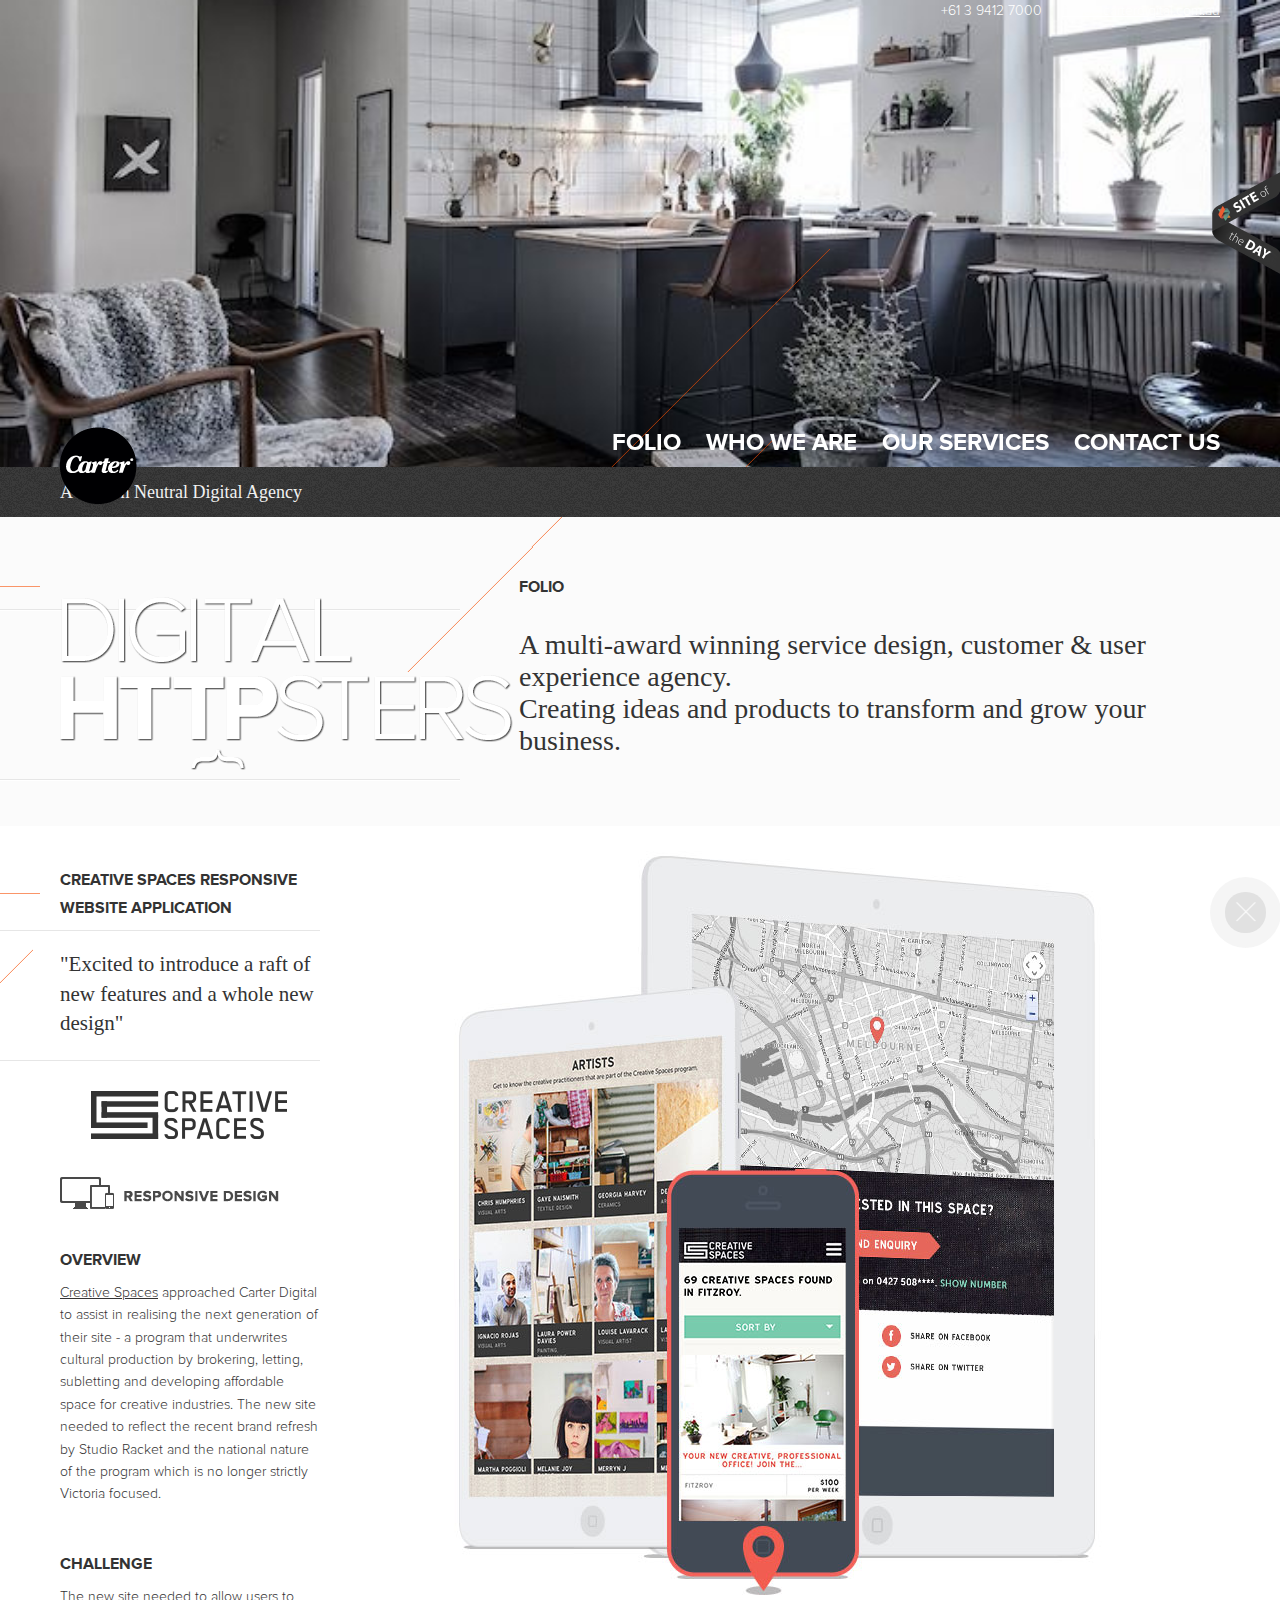
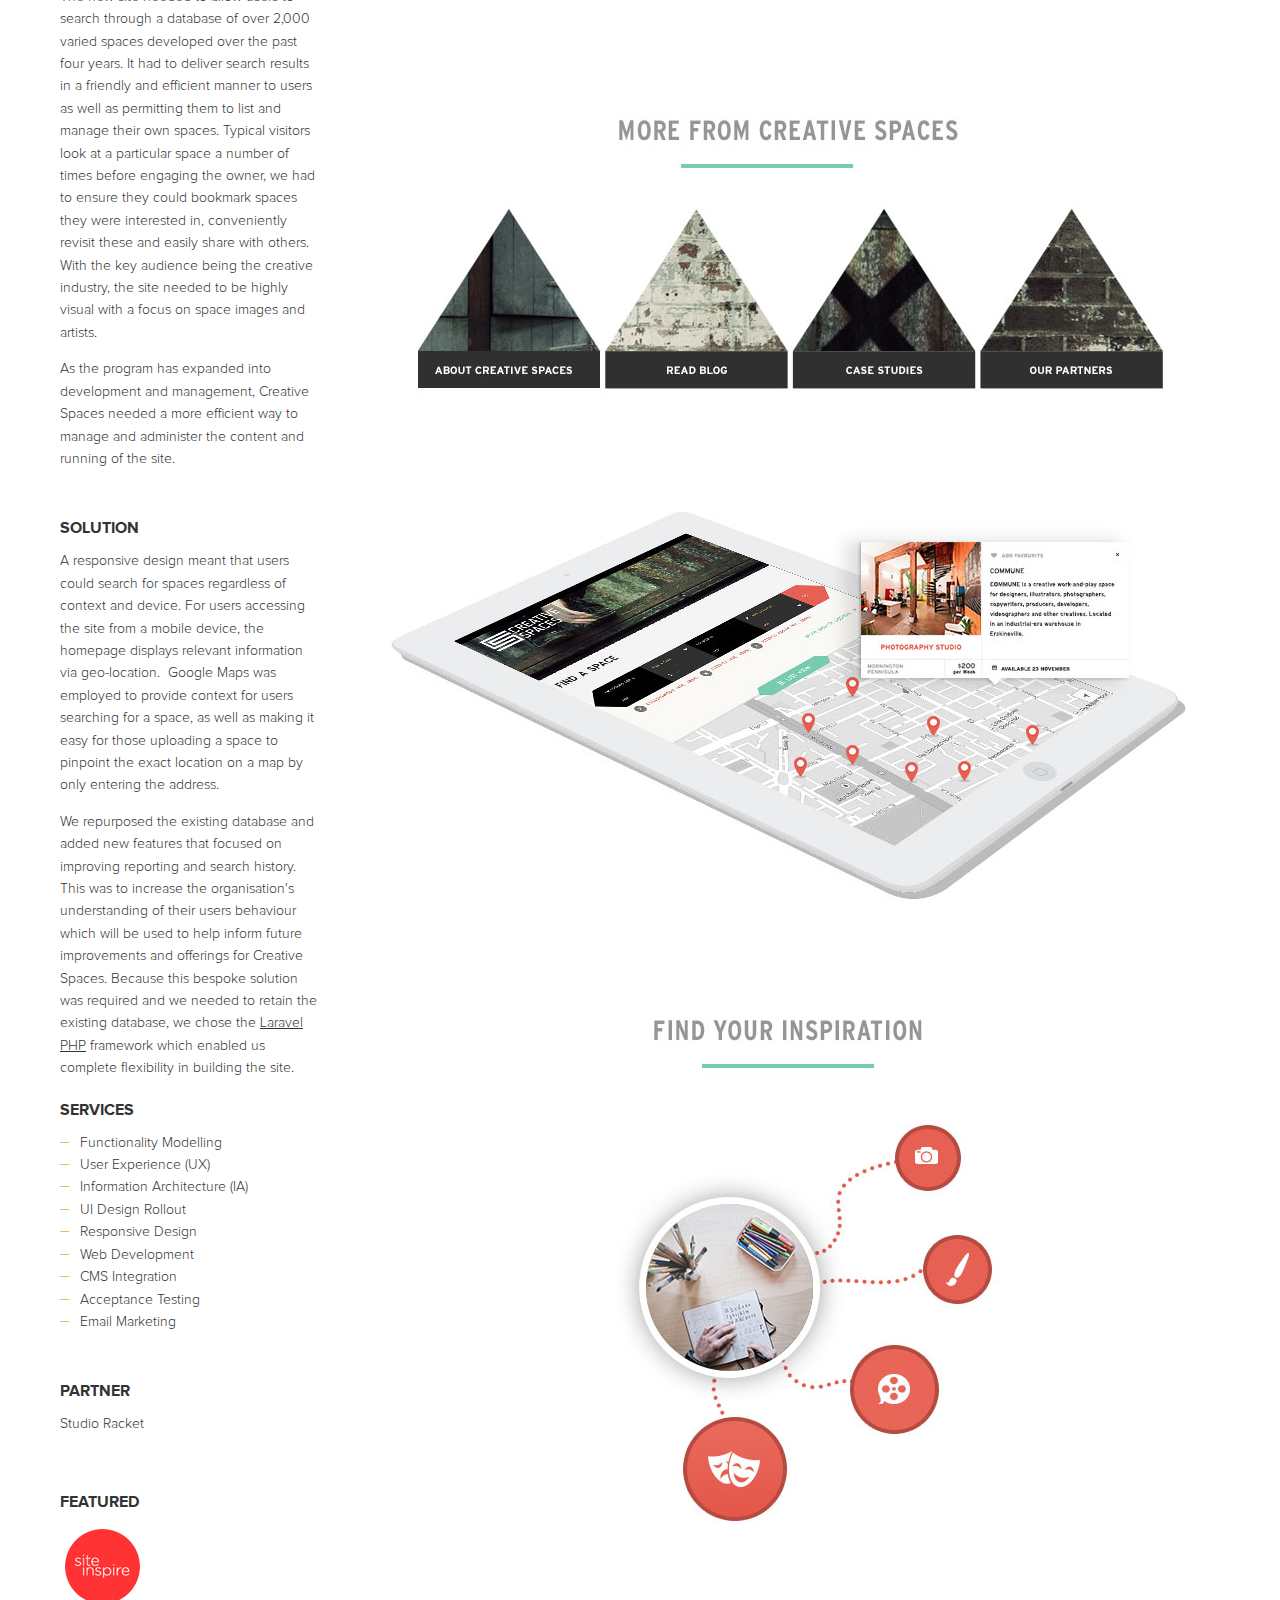
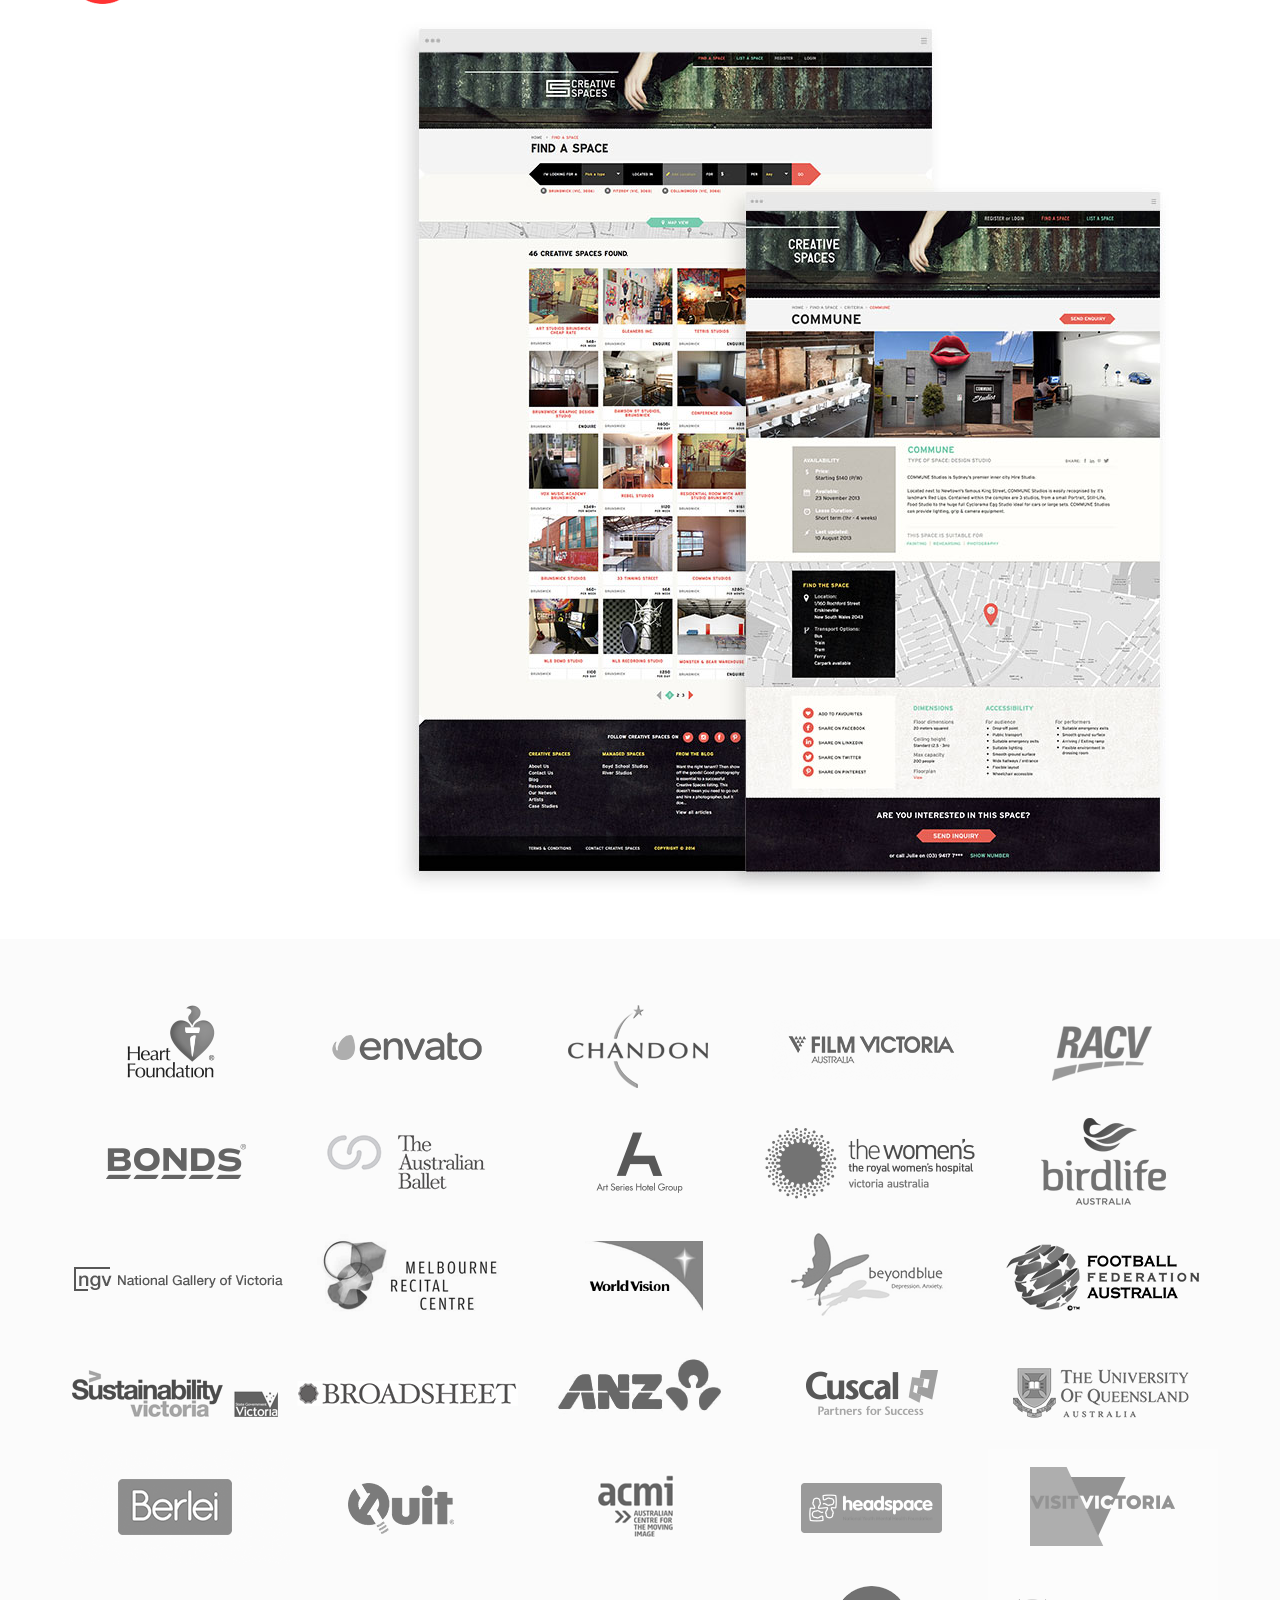
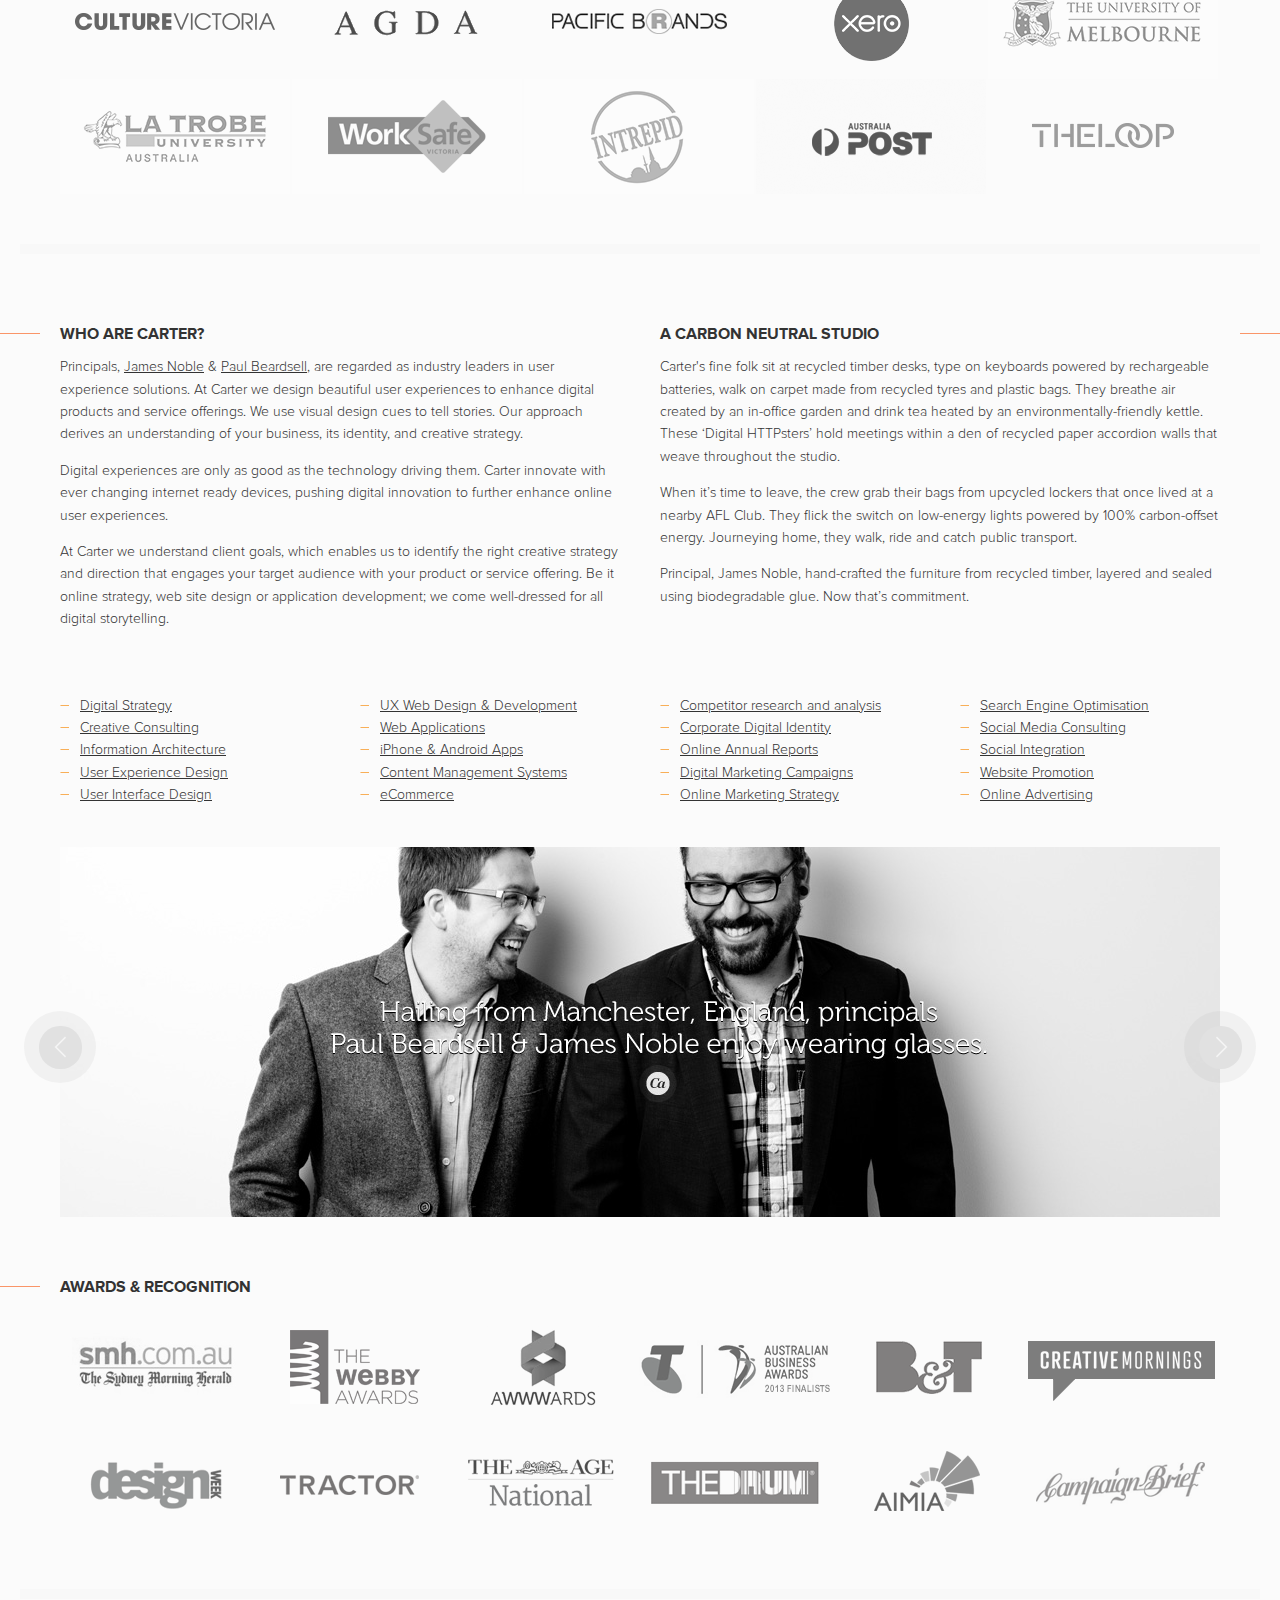
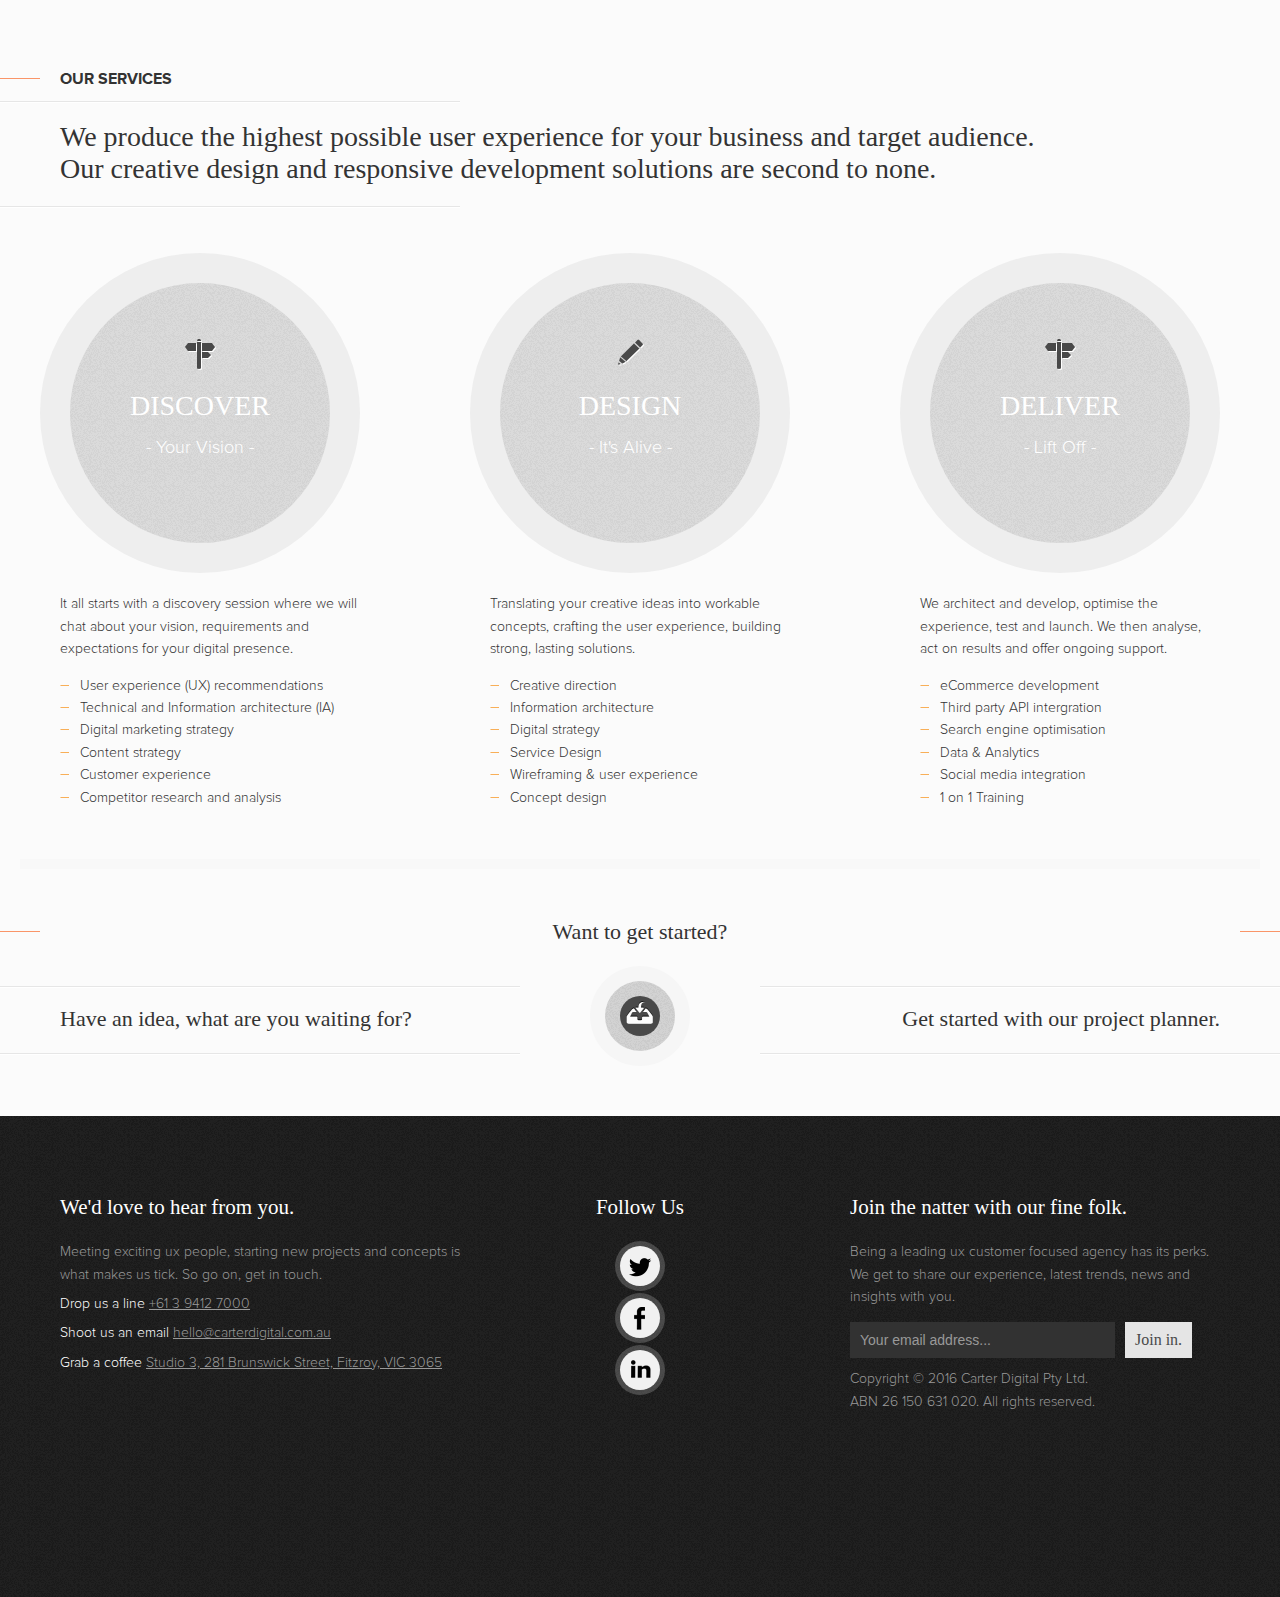
<file: carterdigital.com.au/projects/creative-spaces-responsive-website-application/index.html>
<!DOCTYPE html>
<!--[if lt IE 7]> <html lang="en" class="no-js ie6 ie"> <![endif]-->
<!--[if IE 7]>    <html lang="en" class="no-js ie7 ie"> <![endif]-->
<!--[if IE 8]>    <html lang="en" class="no-js ie8 ie"> <![endif]-->
<!--[if IE 9]>    <html lang="en" class="no-js ie9 ie"> <![endif]-->
<!--[if IE 10]>   <html lang="en" class="no-js ie10 ie"> <![endif]-->
<html class='no-js' lang='en'>

<!-- Mirrored from carterdigital.com.au/projects/creative-spaces-responsive-website-application/ by HTTrack Website Copier/3.x [XR&CO'2014], Wed, 29 Jun 2016 02:39:05 GMT -->
<!-- Added by HTTrack --><meta http-equiv="content-type" content="text/html;charset=utf-8" /><!-- /Added by HTTrack -->
<head>
	<meta charset="utf-8" />

	<title>Creative Spaces Responsive Website Application / Carter Digital</title>
	<meta name="keywords" content="responsive, web, application, creative, spaces, find, art, studios, performance, design" />
    <meta name="description" content="Creative Spaces is a digital resource that provides information on spaces across Australia. Here you will find spaces to hire, lease, share or spaces to occupy for a short period of time. You will also find case studies on spaces that have been transformed from their normal function into locations for arts projects." />

    <meta name="eecache" content="221" />

    <meta name="author" content="Carter Digital - http://www.carterdigital.com.au"/>
    <meta name="robots" content="INDEX,FOLLOW"/>
    <link rel="shortcut icon" href="../../favicon.png" />
    <link rel="apple-touch-icon" href="#" />

    <meta name="viewport" content="width=device-width, maximum-scale=1.0, user-scalable=yes">

	<link rel="stylesheet" href="../../css/styles.css" type="text/css" />

	<link rel="apple-touch-icon" href="../../images/icon-120%402x.png">
	<link rel="apple-touch-icon" sizes="76x76" href="../../images/icon-76%401x.png">
	<link rel="apple-touch-icon" sizes="120x120" href="../../images/icon-120%402x.png">
	<link rel="apple-touch-icon" sizes="152x152" href="../../images/icon-152%402x.png">

	
    <!--[if IE]>
	<link rel="stylesheet" href="/css/ie.css" type="text/css" />
	<![endif]-->

	<!-- <script type="text/javascript" src="https://getfirebug.com/firebug-lite.js"></script> -->
	<!--<script type="text/javascript" src="/js/jquery.validate.js"></script>-->
	<!--<script type="text/javascript" src="/js/jquery.color.js"></script>-->
	<!--<script type="text/javascript" src="js/jquery.animation.easing.js"></script>-->
	<!--<script type="text/javascript" src="/js/jquery.wiggle.js"></script>-->

	<script src="http://use.typekit.com/szm2qoa.js"></script>
	<script>try{Typekit.load();}catch(e){}</script>
	<script>

	  var _gaq = _gaq || [];
	  _gaq.push(['_setAccount', 'UA-20842203-1']);
	  _gaq.push(['_trackPageview']);

	  (function() {
	    var ga = document.createElement('script'); ga.type = 'text/javascript'; ga.async = true;
	    ga.src = ('https:' == document.location.protocol ? 'https://' : 'http://') + 'stats.g.doubleclick.net/dc.js';
	    var s = document.getElementsByTagName('script')[0]; s.parentNode.insertBefore(ga, s);
	  })();

	</script>
</head>
<body>

<div id="custom_header">

<!-- Header Top -->
<div id="header_top">
	<div class="container">
		<p>+61 3 9412 7000 &nbsp;&nbsp;&nbsp;&nbsp;<a href="mailto:hello@carterdigital.com.au">hello@carterdigital.com.au</a></p>
	</div>
</div>

<!-- Header -->
<div id="fake_nav" class="nav">
	<div class="container">
		<ul>
			<li><a data-rel="#folio" href="../../index.html#!/folio">Folio</a></li>
			<li><a data-rel="#about" href="../../index.html#!/about">Who we are</a></li>
			<li><a data-rel="#services" href="../../index.html#!/services">Our Services</a></li>
			<!-- <li><a href="#">Blog</a></li> -->
			<!-- <li><a href="#">Careers</a></li> -->
			<li><a data-rel="#footer" href="../../index.html#!/footer">Contact Us</a></li>
		</ul>
	</div>
	<div class="clear"></div>
</div>
<!-- Header -->

<!-- Hero -->
<div id="header">
	<a id="site_of_the_day" href="http://www.awwwards.com/web-design-awards/carter-digital"></a>
	<div class="container">
		<h3 class="logo">
			<a href="../../index.html#!/header/">
				<img src="../../images/layout/carter-digital-logo.png" alt="carter-digital" />
			</a>
		</h3>
		<h3 id="hero">
			<span class="hero_crop">
				<img src="../../images/layout/digital-httpsters.png" alt="digital-httpsters" width="459" />
			</span>
			<div class="moustache"></div>
		</h3>
		<div class="lines"></div>
		<div class="lines2"></div>
	</div>
</div>
<!-- Hero -->

</div>

<!-- Nav -->
<div id="nav" class="nav">
	<div class="container">
		<h3 class="logo">
			<a href="../../index.html#!/header/">
				<img src="../../images/layout/nav-carter-logo.png" alt="carter-digital" />
			</a>
		</h3>
		<h2>A Carbon Neutral Digital Agency</h2>
		<ul>
			<li><a data-rel="#folio" href="../../index.html#!/folio">Folio</a></li>
			<li><a data-rel="#about" href="../../index.html#!/about">Who we are</a></li>
			<li><a data-rel="#services" href="../../index.html#!/services">Our Services</a></li>
			<!-- <li><a href="#">Blog</a></li> -->
			<!-- <li><a href="#">Careers</a></li> -->
			<li><a data-rel="#footer" href="../../index.html#!/footer">Contact Us</a></li>
		</ul>
	</div>

</div>
<div id="nav_space"><br /></div>
<!-- Nav -->




<div id="folio">
	
	<div class="container">
		<!-- Section Title -->
		<h3><span class="marker"></span>Folio</h3>
		
		<div class="section_heading">
			<div class="inner">
				<h1>A multi-award winning service design, customer & user experience agency. <br />
Creating ideas and products to transform and grow your business.</h1>
			</div>
		</div>
	</div>
	
	
	<!-- Folio Single -->
	<div id="folio_single" class="active">
		
		<div class="container" style="z-index:98">
		
			<div id="folio_nav">
				<a href="../../index.html#!/folio" id="folio_close"><span class="outer"></span><span class="inner"></span></a>
			</div>
			
		</div>
		
		<div id="ajax_load" style="padding:25px 0;">
			<div class="container">
<div class="content">

	<div class="client_meta">
		<!-- <a href="#"><img src="" alt="creative-spaces-responsive-website-application" /></a> -->
		<h3><span class="marker"></span>Creative Spaces Responsive Website Application</h3>
	</div>

		<div class="quote">
		<div class="line"></div>
		<div class="inner">
		<blockquote>"Excited to introduce a raft of new features and a whole new design"</blockquote>
				</div>
	</div>
	
	<h3><a href="http://creativespaces.net.au/" target="_blank"><img alt="Creative Spaces" src="../../images/uploads/logo-creative-spaces.png" style="height:58px; width:275px" /></a></h3>

<p><img alt="" src="../../images/uploads/responsive-design.png" style="height:60px; width:250px" /></p>

<h3>OVERVIEW</h3>

<p><a href="http://creativespaces.net.au/" target="_blank">Creative Spaces</a> approached Carter Digital to assist in realising the next generation of their site - a program that underwrites cultural production by brokering, letting, subletting and developing affordable space for creative industries. The new site needed to reflect the recent brand refresh by Studio Racket and the national nature of the program which is no longer strictly Victoria focused.</p>

<h3><br />
CHALLENGE</h3>

<p>The new site needed to allow users to search through a database of over 2,000 varied spaces developed over the past four years. It had to deliver search results in a friendly and efficient manner to users as well as permitting them to list and manage their own spaces. Typical visitors look at a particular space a number of times before engaging the owner, we had to ensure they could bookmark spaces they were interested in, conveniently revisit these and easily share with others. With the key audience being the creative industry, the site needed to be highly visual with a focus on space images and artists.</p>

<p>As the program has expanded into development and management, Creative Spaces needed a more efficient way to manage and administer the content and running of the site.</p>

<h3><br />
SOLUTION</h3>

<p>A responsive design meant that users could search for spaces regardless of context and device. For users accessing the site from a mobile device, the homepage displays relevant information via geo-location.&nbsp; Google Maps was employed to provide context for users searching for a space, as well as making it easy for those uploading a space to pinpoint the exact location on a map by only entering the address.</p>

<p>We repurposed the existing database and added new features that focused on improving reporting and search history. This was to increase the organisation&#39;s understanding of their users behaviour which will be used to help inform future improvements and offerings for Creative Spaces. Because this bespoke solution was required and we needed to retain the existing database, we chose the <a href="http://laravel.com/" target="_blank">Laravel PHP</a> framework which enabled us complete flexibility in building the site.</p>

<h3>SERVICES</h3>

<ul>
	<li>Functionality Modelling</li>
	<li>User Experience (UX)</li>
	<li>Information Architecture (IA)</li>
	<li>UI Design Rollout</li>
	<li>Responsive Design</li>
	<li>Web Development</li>
	<li>CMS Integration</li>
	<li>Acceptance Testing</li>
	<li>Email Marketing</li>
</ul>

<h3><br />
PARTNER</h3>

<p>Studio Racket&nbsp;</p>

<p>&nbsp;</p>

<h3>FEATURED</h3>

<p><a href="http://www.siteinspire.com/websites/4745-creative-spaces" id="As featured on Site Inspire" target="_blank"><img alt="" src="../../images/uploads/site-inspire.png" style="height:85px; width:246px" /></a></p>

	<a id="back_to_top"></a>
</div>

<div class="images">
	
	<div class="image">
		
		<img src="../../images/uploads/creative-spaces-responsive-website.jpg" alt="creative-spaces-responsive-website" width="800" height="3263" />
		
	</div>
	
</div>

<div class="clear"></div>
</div>

		</div>
		
	</div>

</div>
<script type="text/javascript">
	(function($){
		$(document).ready(function()
		{
			setTimeout(function(){$('a').unbind('click');}, 50);
		});
	})(jQuery);
</script>




<div class="container">
<div class="section" id="clients">
	
	
	<div class="client">
				<a href="../heart-foundation-of-australia-strategy-customer-and-digital-experience/index.html" style="background-image: url(../../images/uploads/logo-heartfoundation.png);" target="_blank">
			<img src="../../images/uploads/logo-heartfoundation-greyscale.png" alt="The Australian Heart Foundation" />
		</a>
			</div>
	
	<div class="client">
				<a href="../../index.html#!/projects/creative-new-website-for-aussie-start-up-envato/" style="background-image: url(../../images/uploads/logo-envato.png);" target="_blank">
			<img src="../../images/uploads/logo-envato-greyscale.png" alt="Envato" />
		</a>
			</div>
	
	<div class="client">
				<a href="../lvmh-domain-chandon-responsive-digital-website-user-experience/index.html" style="background-image: url(../../images/uploads/logo-chandon.png);" target="_blank">
			<img src="../../images/uploads/logo-chandon-greyscale.png" alt="Domain Chandon" />
		</a>
			</div>
	
	<div class="client">
				<a href="http://www.film.vic.gov.au/" style="background-image: url(../../images/uploads/film-victoria-logo-hover.png);" target="_blank">
			<img src="../../images/uploads/film-victoria-logo.png" alt="Film Victoria" />
		</a>
			</div>
	
	<div class="client">
				<a href="http://www.racv.com.au/" style="background-image: url(../../images/uploads/logo-racv.png);" target="_blank">
			<img src="../../images/uploads/logo-racv-greyscale.png" alt="RACV" />
		</a>
			</div>
	
	<div class="client">
				<a href="../../index.html#!/projects/bonds-digital-customer-experience/" style="background-image: url(../../images/uploads/bonds_logo_hover.png);" target="_blank">
			<img src="../../images/uploads/bonds_logo.png" alt="Bonds Australia" />
		</a>
			</div>
	
	<div class="client">
				<a href="https://www.australianballet.com.au/" style="background-image: url(../../images/uploads/logo-australianballet-hover.png);" target="_blank">
			<img src="../../images/uploads/logo-australianballet.png" alt="The Australian Ballet" />
		</a>
			</div>
	
	<div class="client">
				<a href="../../index.html#!/projects/art-series-hotel-group-user-experience-design-and-development/" style="background-image: url(../../images/uploads/artseries-hotels-logo-hover.png);" target="_blank">
			<img src="../../images/uploads/artseries-hotels-logo.png" alt="The Art Series Hotel Group" />
		</a>
			</div>
	
	<div class="client">
				<a href="../../index.html#!/projects/responsive-website-design-of-the-royal-womens-hospital-melbourne/" style="background-image: url(../../images/uploads/the-royal-womens-hospital.png);" target="_blank">
			<img src="../../images/uploads/the-royal-womens-hospital-hover.png" alt="The Woman's Hospital" />
		</a>
			</div>
	
	<div class="client">
				<a href="../../index.html#!/projects/birdlife-australia/" style="background-image: url(../../images/uploads/birdlife-logo-hover.png);" target="_blank">
			<img src="../../images/uploads/birdlife-logo.png" alt="Birdlife Austalia" />
		</a>
			</div>
	
	<div class="client">
				<a href="../../index.html#!/projects/ngv-melbourne-now-responsive-website-android-and-ios-apps/" style="background-image: url(../../images/uploads/national-gallery-victoria-hover.png);" target="_blank">
			<img src="../../images/uploads/national-gallery-victoria.png" alt="National Gallery Victoria" />
		</a>
			</div>
	
	<div class="client">
				<a href="http://www.melbournerecital.com.au/" style="background-image: url(../../images/uploads/recital_centre_logo_hover.png);" target="_blank">
			<img src="../../images/uploads/recital_centre_logo.png" alt="Melbourne Recital Centre" />
		</a>
			</div>
	
	<div class="client">
				<a href="../../index.html#!/projects/world-vision/" style="background-image: url(../../images/uploads/world-vision-hover.png);" target="_blank">
			<img src="../../images/uploads/world-vision.png" alt="World Vision Australia" />
		</a>
			</div>
	
	<div class="client">
				<a href="https://www.beyondblue.org.au/" style="background-image: url(../../images/uploads/logos-beyond-blue-hover.png);" target="_blank">
			<img src="../../images/uploads/logos-beyond-blue.png" alt="Beyond Blue" />
		</a>
			</div>
	
	<div class="client">
				<a href="../../index.html#!/projects/football-federation-australia-you-power-the-game" style="background-image: url(../../images/uploads/ffa-logo.png);" target="_blank">
			<img src="../../images/uploads/ffa-logo-bw.png" alt="Football Federation Australia" />
		</a>
			</div>
	
	<div class="client">
				<a href="http://www.vic.gov.au/" style="background-image: url(../../images/uploads/sustainability-victoria-logo-hover.png);" target="_blank">
			<img src="../../images/uploads/sustainability-victoria-logo.png" alt="Sustainability / State Gov Victoria" />
		</a>
			</div>
	
	<div class="client">
				<a href="http://www.broadsheet.com.au/melbourne/food-and-drink/article/moran-cato-building-basement-rooftop" style="background-image: url(../../images/uploads/broadsheet-logo-hover.png);" target="_blank">
			<img src="../../images/uploads/broadsheet-logo.png" alt="Broadsheet Sydney and Melbourne" />
		</a>
			</div>
	
	<div class="client">
				<a href="http://www.anz.com.au/" style="background-image: url(../../images/uploads/anz-logo-hover.png);" target="_blank">
			<img src="../../images/uploads/anz-logo.png" alt="ANZ Bank" />
		</a>
			</div>
	
	<div class="client">
				<a href="https://www.cuscal.com.au/mobile-payments" style="background-image: url(../../images/uploads/cuscal_logo_hover.png);" target="_blank">
			<img src="../../images/uploads/cuscal_logo.png" alt="Cuscal Australia" />
		</a>
			</div>
	
	<div class="client">
				<a href="http://gci.uq.edu.au/" style="background-image: url(../../images/uploads/queensland-university-gci-logo-hover.png);" target="_blank">
			<img src="../../images/uploads/queensland-university-gci-logo.png" alt="Queensland University / Global Change Institute" />
		</a>
			</div>
	
	<div class="client">
				<a href="../../index.html#!/projects/berlei-the-ultimate-increase-in-ecommerce-conversion-optimisation/" style="background-image: url(../../images/uploads/berlei-logo-hover.gif);" target="_blank">
			<img src="../../images/uploads/berlei-logo.gif" alt="Berlei Australia" />
		</a>
			</div>
	
	<div class="client">
				<a href="http://www.quit.org.au/" style="background-image: url(../../images/uploads/quit-victoria-logo-hover.png);" target="_blank">
			<img src="../../images/uploads/quit-victoria-logo.png" alt="Quit Victoria" />
		</a>
			</div>
	
	<div class="client">
				<a href="../../index.html#!/projects/acmi-gamemasters" style="background-image: url(../../images/uploads/acmi-logo-hover.png);" target="_blank">
			<img src="../../images/uploads/acmi-logo.png" alt="ACMI" />
		</a>
			</div>
	
	<div class="client">
				<a href="../../index.html#!/projects/the-fifth-army-headspace-cotton-on-foundation/" style="background-image: url(../../images/uploads/headspace-logo-hover.png);" target="_blank">
			<img src="../../images/uploads/headspace-logo-clients.png" alt="Headspace" />
		</a>
			</div>
	
	<div class="client">
				<a href="http://www.visitvictoria.com/" style="background-image: url(../../images/uploads/logo-visit-victoria.png);" target="_blank">
			<img src="../../images/uploads/logo-visit-victoria-bw.png" alt="Visit Victoria" />
		</a>
			</div>
	
	<div class="client">
				<a href="../../index.html#!/projects/culture-victoria-150-years-of-historical-content/" style="background-image: url(../../images/uploads/cv_logo_hover.png);" target="_blank">
			<img src="../../images/uploads/cv_logo.png" alt="Culture Victoria" />
		</a>
			</div>
	
	<div class="client">
				<a href="http://www.agda.com.au/" style="background-image: url(../../images/uploads/agda-logo-hover.png);" target="_blank">
			<img src="../../images/uploads/agda-logo.png" alt="Australian Graphic Design Association" />
		</a>
			</div>
	
	<div class="client">
				<a href="http://www.pacificbrands.com.au/" style="background-image: url(../../images/uploads/pacific_brands_logo_hover.png);" target="_blank">
			<img src="../../images/uploads/pacific_brands_logo.png" alt="Pacific Brands Pty Ltd" />
		</a>
			</div>
	
	<div class="client">
				<a href="https://www.xero.com/au" style="background-image: url(../../images/uploads/xero-accounting-logo-hover.png);" target="_blank">
			<img src="../../images/uploads/xero-accounting-logo.png" alt="Xero: Accounting Software & Online Bookkeeping" />
		</a>
			</div>
	
	<div class="client">
				<a href="http://www.unimelb.edu.au/" style="background-image: url(../../images/uploads/logo-university-melbourne.png);" target="_blank">
			<img src="../../images/uploads/logo-university-melbourne-bw.png" alt="University of Melbourne" />
		</a>
			</div>
	
	<div class="client">
				<a href="http://www.latrobe.edu.au/" style="background-image: url(../../images/uploads/logo-latrobe-university.png);" target="_blank">
			<img src="../../images/uploads/logo-latrobe-university-bw.png" alt="Latrobe University" />
		</a>
			</div>
	
	<div class="client">
				<a href="http://www.worksafe.vic.gov.au/" style="background-image: url(../../images/uploads/logo-worksafe.png);" target="_blank">
			<img src="../../images/uploads/logo-worksafe-bw.png" alt="Worksafe Victoria" />
		</a>
			</div>
	
	<div class="client">
				<a href="http://www.intrepidtravel.com/" style="background-image: url(../../images/uploads/logo-intrepid-travel.png);" target="_blank">
			<img src="../../images/uploads/logo-intrepid-travel-bw.png" alt="Intrepid Travel" />
		</a>
			</div>
	
	<div class="client">
				<a href="http://www.auspost.com.au/" style="background-image: url(../../images/uploads/australia-post-logo-hover.png);" target="_blank">
			<img src="../../images/uploads/australia-post-logo.png" alt="Australia Post" />
		</a>
			</div>
	
	<div class="client">
				<a href="../../index.html#!/projects/the-loop-ux-design/" style="background-image: url(../../images/uploads/the-loop-logo-hover.png);" target="_blank">
			<img src="../../images/uploads/the-loop-logo.png" alt="The Loop" />
		</a>
			</div>
	
	<div class="clear"></div>
	
</div>
</div>




<div class="section_mask" id="about_mask">
<div class="container">
<div class="section" id="about">

	
	<div class="col_6">
		<h3>Who are Carter?</h3>

<p>Principals, <a href="http://www.linkedin.com/in/mrjamesnoble" target="_blank" title="LinkedIn Profile">James Noble</a> &amp; <a href="http://twitter.com/#!/paulbeardsell" target="_blank" title="@paulbeardsell">Paul Beardsell</a>, are regarded as industry leaders in user experience solutions. At Carter we design beautiful user experiences to enhance digital products and service offerings. We use visual design cues to tell stories. Our approach derives an understanding of your business, its identity, and creative strategy.</p>

<p>Digital experiences are only as good as the technology driving them. Carter innovate with ever changing internet ready devices, pushing digital innovation to further enhance online user experiences.</p>

<p>At Carter we understand client goals, which enables us to identify the right creative strategy and direction that engages your target audience with your product or service offering. Be it online strategy, web site design or application development; we come well-dressed for all digital storytelling.</p>
	</div>
	<div class="col_6 last">
		<h3>A carbon neutral studio</h3>

<p>Carter&#39;s fine folk sit at recycled timber desks, type on keyboards powered by rechargeable batteries, walk on carpet made from recycled tyres and plastic bags. They breathe air created by an in-office garden and drink tea heated by an environmentally-friendly kettle. These &lsquo;Digital HTTPsters&rsquo; hold meetings within a den of recycled paper accordion walls that weave throughout the studio.</p>

<p>When it&rsquo;s time to leave, the crew grab their bags from upcycled lockers that once lived at a nearby AFL Club. They flick the switch on low-energy lights powered by 100% carbon-offset energy. Journeying home, they walk, ride and catch public transport.</p>

<p>Principal, James Noble, hand-crafted the furniture from recycled timber, layered and sealed using biodegradable glue. Now that&rsquo;s commitment.&nbsp;</p>
	</div>
	

	<div class="clear" style="height:50px;"><br /></div>


	
	<div class="col_3">
		<ul>
	<li><a href="../../index.html#!/projects/birdlife-australia/" target="_self">Digital Strategy</a></li>
	<li><a href="../../index.html#!/services">Creative Consulting</a></li>
	<li><a href="../../index.html#!/projects/birdlife-australia/">Information Architecture</a></li>
	<li><a href="../../index.html#!/folio">User Experience Design</a></li>
	<li><a href="../../index.html#!/projects/chocolate-tailors/">User Interface Design</a></li>
</ul>
	</div>
	<div class="col_3">
		<ul>
	<li><a href="../../index.html#!/folio">UX Web Design &amp; Development</a></li>
	<li><a href="../../index.html#!/projects/pt-manager-pro/">Web Applications</a></li>
	<li><a href="../../index.html#!/projects/iprimus/" target="_self">iPhone &amp; Android Apps</a></li>
	<li><a href="http://expressionengine.com/" target="_blank">Content Management Systems</a></li>
	<li><a href="../../index.html#!/projects/chocolate-tailors/" target="_self">eCommerce</a></li>
</ul>
	</div>
	<div class="col_3">
		<ul>
	<li><a href="../../index.html#!/projects/tandem-partners/">Competitor research and analysis</a></li>
	<li><a href="../../index.html#!/projects/anz-shareholder-corporate-responsibility-review/">Corporate Digital Identity</a></li>
	<li><a href="../../index.html#!/projects/anz-shareholder-corporate-responsibility-review/" target="_self" title="Online Annual Report">Online Annual Reports</a></li>
	<li><a href="../../index.html#!/projects/football-federation-australia-you-power-the-game/" target="_blank">Digital Marketing Campaigns</a></li>
	<li><a href="../../index.html#!/projects/acmi-gamemasters/">Online Marketing Strategy</a></li>
</ul>
	</div>
	<div class="col_3 last">
		<ul>
	<li><a href="https://www.google.com.au/search?q=ux+design+melbourne" target="_blank">Search Engine Optimisation</a></li>
	<li><a href="../../index.html#!/projects/adioso/">Social Media Consulting</a></li>
	<li><a href="http://www.smk.net.au/" target="_blank">Social Integration</a></li>
	<li><a href="../../index.html#!/projects/acmi-gamemasters/">Website Promotion</a></li>
	<li><a href="../broadsheet-mobile/index.html" target="_blank">Online Advertising</a></li>
</ul>
	</div>
	


	<div class="clear"></div>

	<div id="slider">
		<a id="slider_prev" href="#"><span class="outer"></span><span class="inner"></span></a>
		<a id="slider_next" href="#"><span class="outer"></span><span class="inner"></span></a>
		<div class="mask">
			<div class="slides">
				
				<div class="slide">
					<img src="../../images/uploads/web-design-and-development.jpg" alt="UX Melbourne website design and development" />
				</div>
				
				<div class="slide">
					<img src="../../images/uploads/slider_1.jpg" alt="Digital strategies and UX creative solutions." />
				</div>
				
				<div class="slide">
					<img src="../../images/uploads/ux-digital-strategies.jpg" alt="User experience digital strategies" />
				</div>
				
				<div class="slide">
					<img src="../../images/uploads/award-winning-ux-agency.jpg" alt="Award winning UX agency in Melbourne" />
				</div>
				
				<div class="slide">
					<img src="../../images/uploads/user-experience-design.jpg" alt="Think of creative user experience as ergonomics for your eyeballs." />
				</div>
				
			</div>
		</div>
	</div>

	<div class="clear"><br /></div>

</div>
</div>
</div>

	
<div class="section_mask" id="awards_mask">
<div class="container">
<div class="section" id="awards">
	
	<!-- Section Title -->
	<h3><span class="marker"></span>Awards & Recognition</h3>
	
				
	
	<div class="award">
				<a href="http://www.smh.com.au/business" style="background-image: url(../../images/uploads/sydney-morning-herald-logo.jpg);" target="_blank">
			<img src="../../images/uploads/sydney-morning-herald-bw-logo.jpg" alt="Sydney Morning Herald, Business and Technology" />
		</a>
			</div>
	
	<div class="award">
				<a href="http://www.webbyawards.com/winners/2014/mobile-apps/handheld-devices/events-handheld-devices/melbourne-now/" style="background-image: url(../../images/uploads/the-webby-awards-logo-hover.png);" target="_blank">
			<img src="../../images/uploads/the-webby-awards-logo.png" alt="The Webby Awards 2014" />
		</a>
			</div>
	
	<div class="award">
				<a href="http://www.awwwards.com/the-voting-for-the-site-and-the-agency-of-the-year-2011-starts-now.html" style="background-image: url(../../images/uploads/awwwards-logo-hover.png);" target="_blank">
			<img src="../../images/uploads/awwwards-logo.png" alt="World site and agency of the year nomination" />
		</a>
			</div>
	
	<div class="award">
				<a href="http://www.telstrabusinessawards.com/highlights/2013-finalists/vic-440.aspx" style="background-image: url(../../images/uploads/telsta-business-of-the-year-award-hover.png);" target="_blank">
			<img src="../../images/uploads/telsta-business-of-the-year-award.png" alt="Telstra Business of the Year Awards" />
		</a>
			</div>
	
	<div class="award">
				<a href="http://www.bandt.com.au/news/creative/the-loop-gets-set-to-invade-the-uk" style="background-image: url(../../images/uploads/bandt-logo-hover.png);" target="_blank">
			<img src="../../images/uploads/bandt-logo.png" alt="Bandt" />
		</a>
			</div>
	
	<div class="award">
				<a href="https://vimeo.com/67861870" style="background-image: url(../../images/uploads/creative-mornings-logo-hover.png);" target="_blank">
			<img src="../../images/uploads/creative-mornings-logo.png" alt="Talk at the Melbourne chapter of CreativeMornings" />
		</a>
			</div>
	
	<div class="award">
				<a href="http://www.designweek.co.uk/carter-digital-designs-linkedin-for-creatives-site-the-dots/" style="background-image: url(../../images/uploads/logo-designweek.png);" target="_blank">
			<img src="../../images/uploads/logo-designweek-bw.png" alt="Design Week" />
		</a>
			</div>
	
	<div class="award">
				<a href="http://www.tractor.edu.au/course/industry-digital-design" style="background-image: url(../../images/uploads/logo-tractor-design.png);" target="_blank">
			<img src="../../images/uploads/logo-tractor-design-bw.png" alt="Tractor Design School" />
		</a>
			</div>
	
	<div class="award">
				<a href="http://www.theage.com.au/national/education/state-of-the-art-how-victoria-is-developing-its-design-courses-and-credentials-20150826-gj8d69.html" style="background-image: url(../../images/uploads/logo-theage.png);" target="_blank">
			<img src="../../images/uploads/logo-theage-bw.png" alt="The Age National" />
		</a>
			</div>
	
	<div class="award">
				<a href="http://www.thedrum.com/news/2014/09/25/net-porter-vice-facebook-and-more-sign-launch-brands-new-linkedin-creatives-platform" style="background-image: url(../../images/uploads/logo-thedrum.png);" target="_blank">
			<img src="../../images/uploads/logo-thedrum-bw.png" alt="The Drum UK" />
		</a>
			</div>
	
	<div class="award">
				<a href="http://www.aimia.com.au/community-news/notice-of-election-aimia-national-committee" style="background-image: url(../../images/uploads/logo-aimia.png);" target="_blank">
			<img src="../../images/uploads/logo-aimia-bw.png" alt="AIMIA" />
		</a>
			</div>
	
	<div class="award">
				<a href="http://www.campaignbrief.com/2015/01/aussie-underwear-label-bonds-r.html" style="background-image: url(../../images/uploads/logo-campaignbrief.png);" target="_blank">
			<img src="../../images/uploads/logo-campaignbrief-bw.png" alt="Campaign Brief" />
		</a>
			</div>
	
	<div class="clear"></div>
	
</div>
</div>
</div>


<div class="section_mask" id="service_mask">
<div class="container">
<div class="section" id="services">
	
	<!-- Section Title -->
	<h3><span class="marker"></span>Our Services</h3>
	
	<div class="section_heading">
		<div class="inner">
			<h2>We produce the highest possible user experience for your business and target audience.<br />
Our creative design and responsive development solutions are second to none.</h2>
		</div>
	</div>
		
		
	<!-- Services -->
	
	<div class="service ">
		
		<div class="circle_holder">
		<div class="circle">
			<div class="inner">
				<div class="icon discover"></div>
				<h2>Discover</h2>
				<p>- Your Vision -</p>
			</div>
		</div>
		</div>
		<p>It all starts with a discovery session where&nbsp;we will chat about your vision, requirements and expectations for your digital presence.</p>

<ul>
	<li>User experience (UX) recommendations</li>
	<li>Technical and Information architecture (IA)</li>
	<li>Digital marketing strategy</li>
	<li>Content strategy</li>
	<li>Customer experience&nbsp;</li>
	<li>Competitor research and analysis</li>
</ul>
		
	</div>
	
	<div class="service ">
		
		<div class="circle_holder">
		<div class="circle">
			<div class="inner">
				<div class="icon design"></div>
				<h2>Design</h2>
				<p>- It's Alive -</p>
			</div>
		</div>
		</div>
		<p>Translating your creative ideas into workable concepts, crafting the user experience, building strong, lasting solutions.</p>

<ul>
	<li>Creative direction</li>
	<li>Information architecture</li>
	<li>Digital strategy</li>
	<li>Service Design</li>
	<li>Wireframing &amp; user experience</li>
	<li>Concept design</li>
</ul>
		
	</div>
	
	<div class="service last">
		
		<div class="circle_holder">
		<div class="circle">
			<div class="inner">
				<div class="icon deliver"></div>
				<h2>Deliver</h2>
				<p>- Lift Off -</p>
			</div>
		</div>
		</div>
		<p>We architect and develop, optimise the experience, test and launch. We then analyse, act on results and offer ongoing support.</p>

<ul>
	<li>eCommerce development</li>
	<li>Third party API intergration</li>
	<li>Search engine optimisation</li>
	<li>Data &amp; Analytics</li>
	<li>Social media integration</li>
	<li>1 on 1 Training</li>
</ul>
		
	</div>
	
	
	<div class="clear"></div>
	
</div>
</div>
</div>




<div id="get_started_wrapper">
<div class="container">
<div class="section last" id="get_started">
	
	<h2 class="hero"><span class="marker nom"></span>Want to get started?<span class="marker right"></span></h2>
	
	<div class="section_heading left">
		<div class="inner">
			<h2>Have an idea, what are you waiting for?</h2>
		</div>
	</div>
	
	<div class="section_heading right">
		<div class="inner">
			<h2>Get started with our project planner.</h2>
		</div>
	</div>
	
	<a class="download" href="#">
		<div class="outer"></div>
		<div class="inner"></div>
		<div class="icon download"></div>
	</a>

	<div class='getStartedForm'>
		<form action="http://login.simplesend.com.au/t/r/s/tryuxd/" method="post">
			<h2>Enter your email address to download our Project Planner</h2>
			<label for="fieldEmail">Email</label><br />
			<input id="fieldEmail" name="cm-tryuxd-tryuxd" type="email" required placeholder="Email Address"/>

			<button type="submit" data-file="http://carterdigital.com.au/images/uploads/carter-digital-project-planner.doc" target="_blank" onClick="javascript: _gaq.push(['_trackPageview', '/downloads/project_planner']);">Download</button>
		</form>
		<div class='overlay'></div>
	</div>

</div>
</div>
</div>




<div id="footer">
	<div class="container">

		<div class="col_contact">
			<h2>We&#39;d love to hear from you.</h2>

<p>Meeting exciting ux people, starting new projects and concepts is what makes us tick. So go on, get in touch.</p>

<p><strong>Drop us a line</strong> <a href="tel:+61394127000">+61 3 9412 7000</a></p>

<p><strong>Shoot us an email</strong> <a href="mailto:hello@carterdigital.com.au">hello@carterdigital.com.au</a></p>

<p><strong>Grab a coffee</strong>&nbsp;<a href="http://bit.ly/httpstershq" target="_blank">Studio 3, 281 Brunswick Street, Fitzroy, VIC 3065</a></p>
			<!--  -->
		</div>

		<div class="col_follow">
			<h2>Follow Us</h2>
			<a class="circle_button twitter" href="http://twitter.com/#!/_carterdigital" target="_blank">
				<span class="outer"></span>
				<span class="inner">Twitter</span>
			</a>
			<a class="circle_button facebook" href="http://www.facebook.com/CarterDigital" target="_blank">
				<span class="outer"></span>
				<span class="inner">Facebook</span>
			</a>
			<a class="circle_button linkedin" href="http://www.linkedin.com/company/carter-digital" target="_blank">
				<span class="outer"></span>
				<span class="inner">LinkedIn</span>
			</a>
		</div>

		<div class="col_join">
			<h2>Join the natter with our fine folk.</h2>

<p>Being a leading ux customer focused agency has its perks. We get to share our experience, latest trends, news and insights with you.</p>
			<form action="http://login.simplesend.com.au/t/r/s/ptlitj/" method="post" id="subForm">
				<input type="text" name="cm-ptlitj-ptlitj" id="ptlitj-ptlitj" value="Your email address..." onFocus="if (this.value==this.defaultValue){this.value=''};" onBlur="if (this.value==''){this.value=this.defaultValue};" />
				<input type="submit" value="Join in." />
			</form>

			<p class="meta">Copyright &copy; 2016 Carter Digital Pty Ltd.<br />
			ABN 26 150 631 020. All rights reserved.<!--<a href="">Terms & Conditions</a> | <a href="">Privacy Policy</a>--></p>
		</div>

		<div class="clear"></div>

	</div>
</div>

<script src="http://ajax.googleapis.com/ajax/libs/jquery/1.7/jquery.min.js"></script>
<script>window.jQuery || document.write('<script src="../../js/jquery-1.7.min.js"><\/script>')</script>

<script src="../../js/compiled.js"></script>

<script>(function() {
  var _fbq = window._fbq || (window._fbq = []);
  if (!_fbq.loaded) {
    var fbds = document.createElement('script');
    fbds.async = true;
    fbds.src = 'http://connect.facebook.net/en_US/fbds.js';
    var s = document.getElementsByTagName('script')[0];
    s.parentNode.insertBefore(fbds, s);
    _fbq.loaded = true;
  }
})();
window._fbq = window._fbq || [];
window._fbq.push(['track', '6014210340266', {'value':'0.01','currency':'AUD'}]);
</script>

<noscript><img height="1" width="1" alt="" style="display:none" src="https://www.facebook.com/tr?ev=6014210340266&amp;cd[value]=0.01&amp;cd[currency]=AUD&amp;noscript=1" /></noscript>

</body>

<!-- Mirrored from carterdigital.com.au/projects/creative-spaces-responsive-website-application/ by HTTrack Website Copier/3.x [XR&CO'2014], Wed, 29 Jun 2016 02:39:05 GMT -->
</html>
</file>
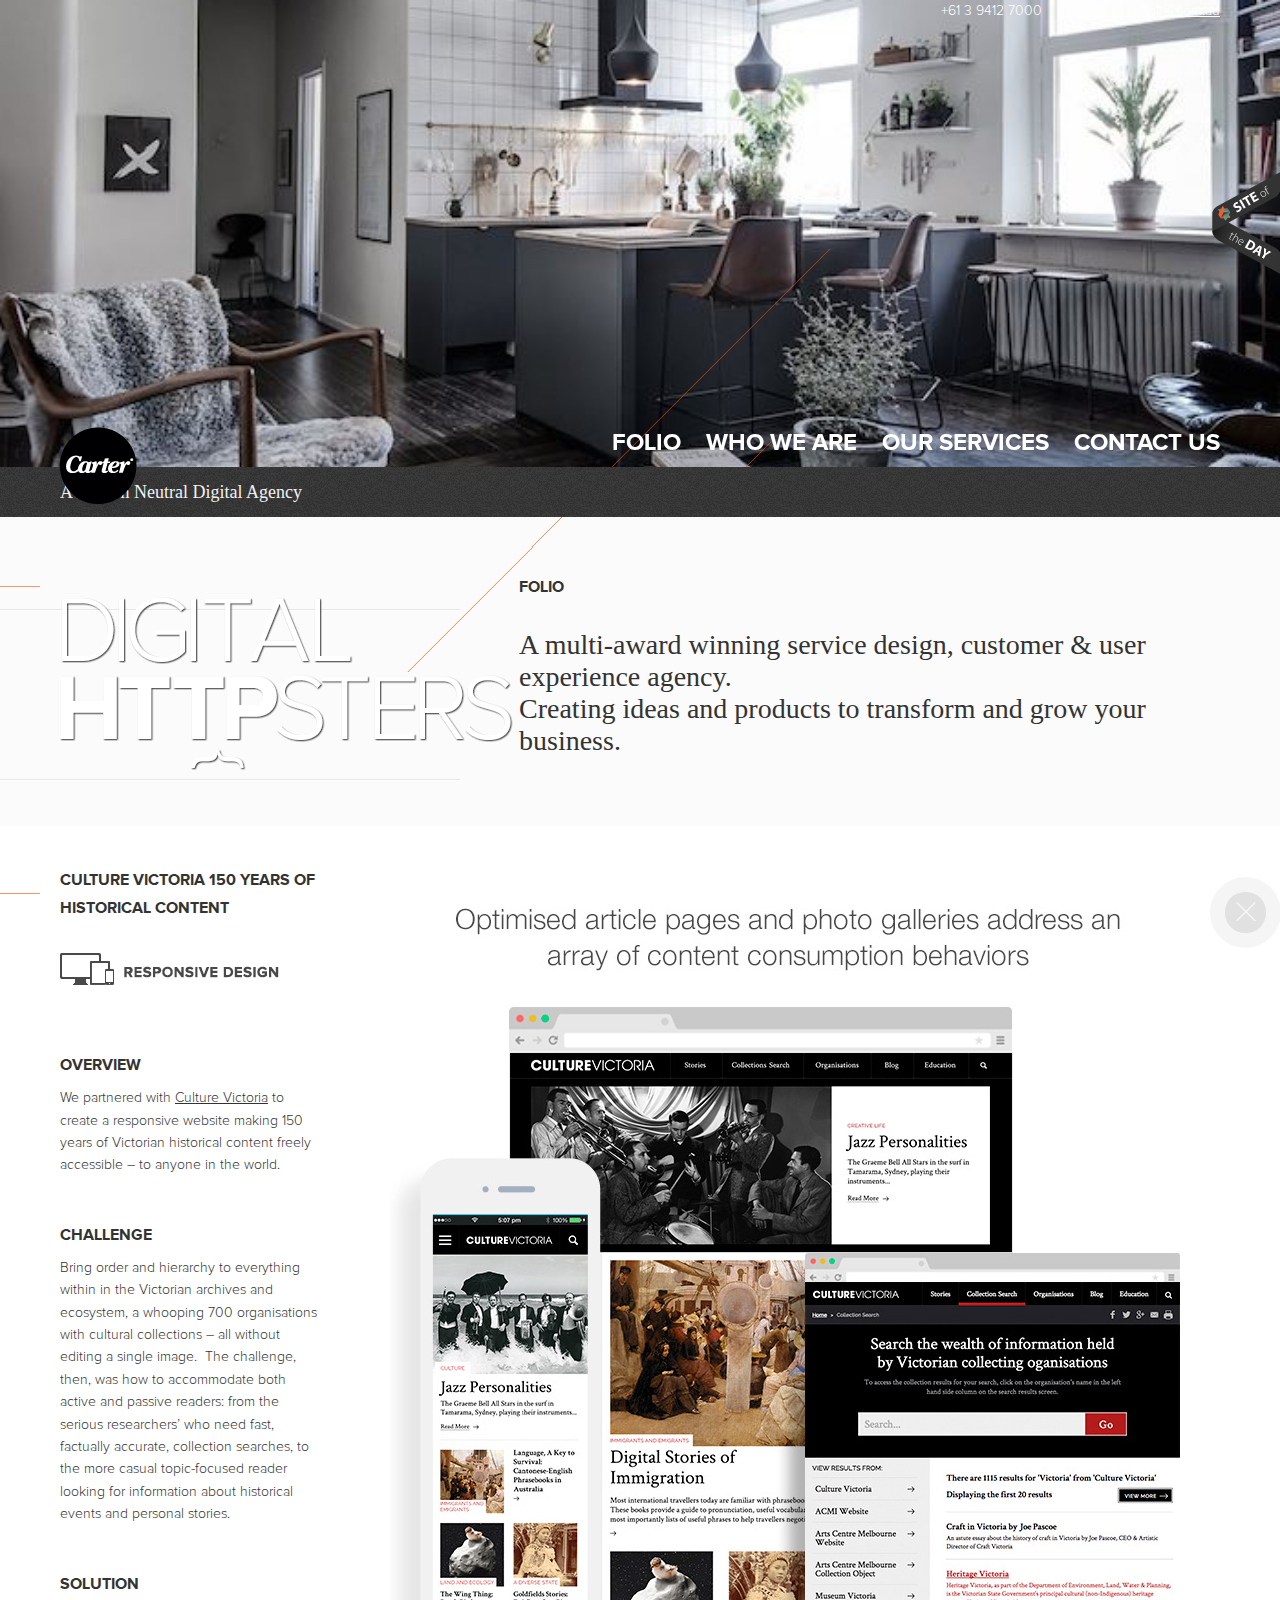
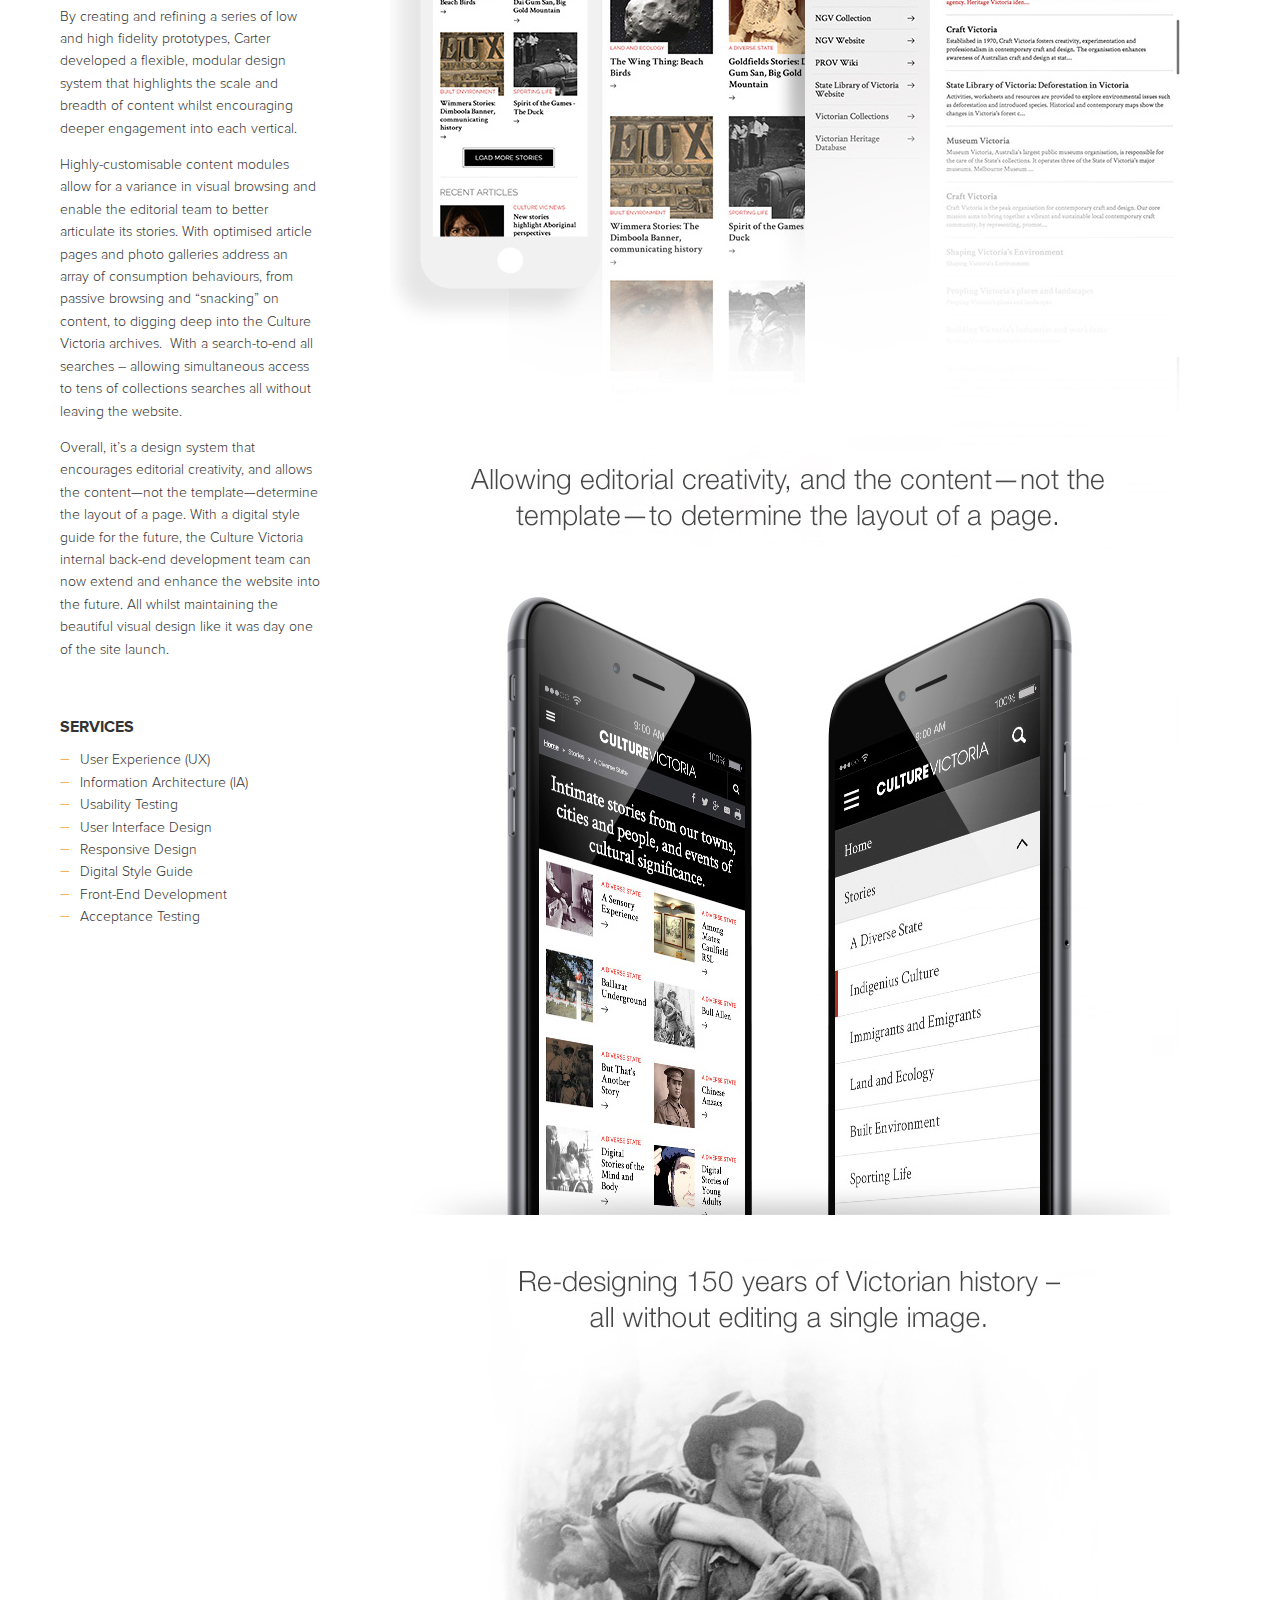
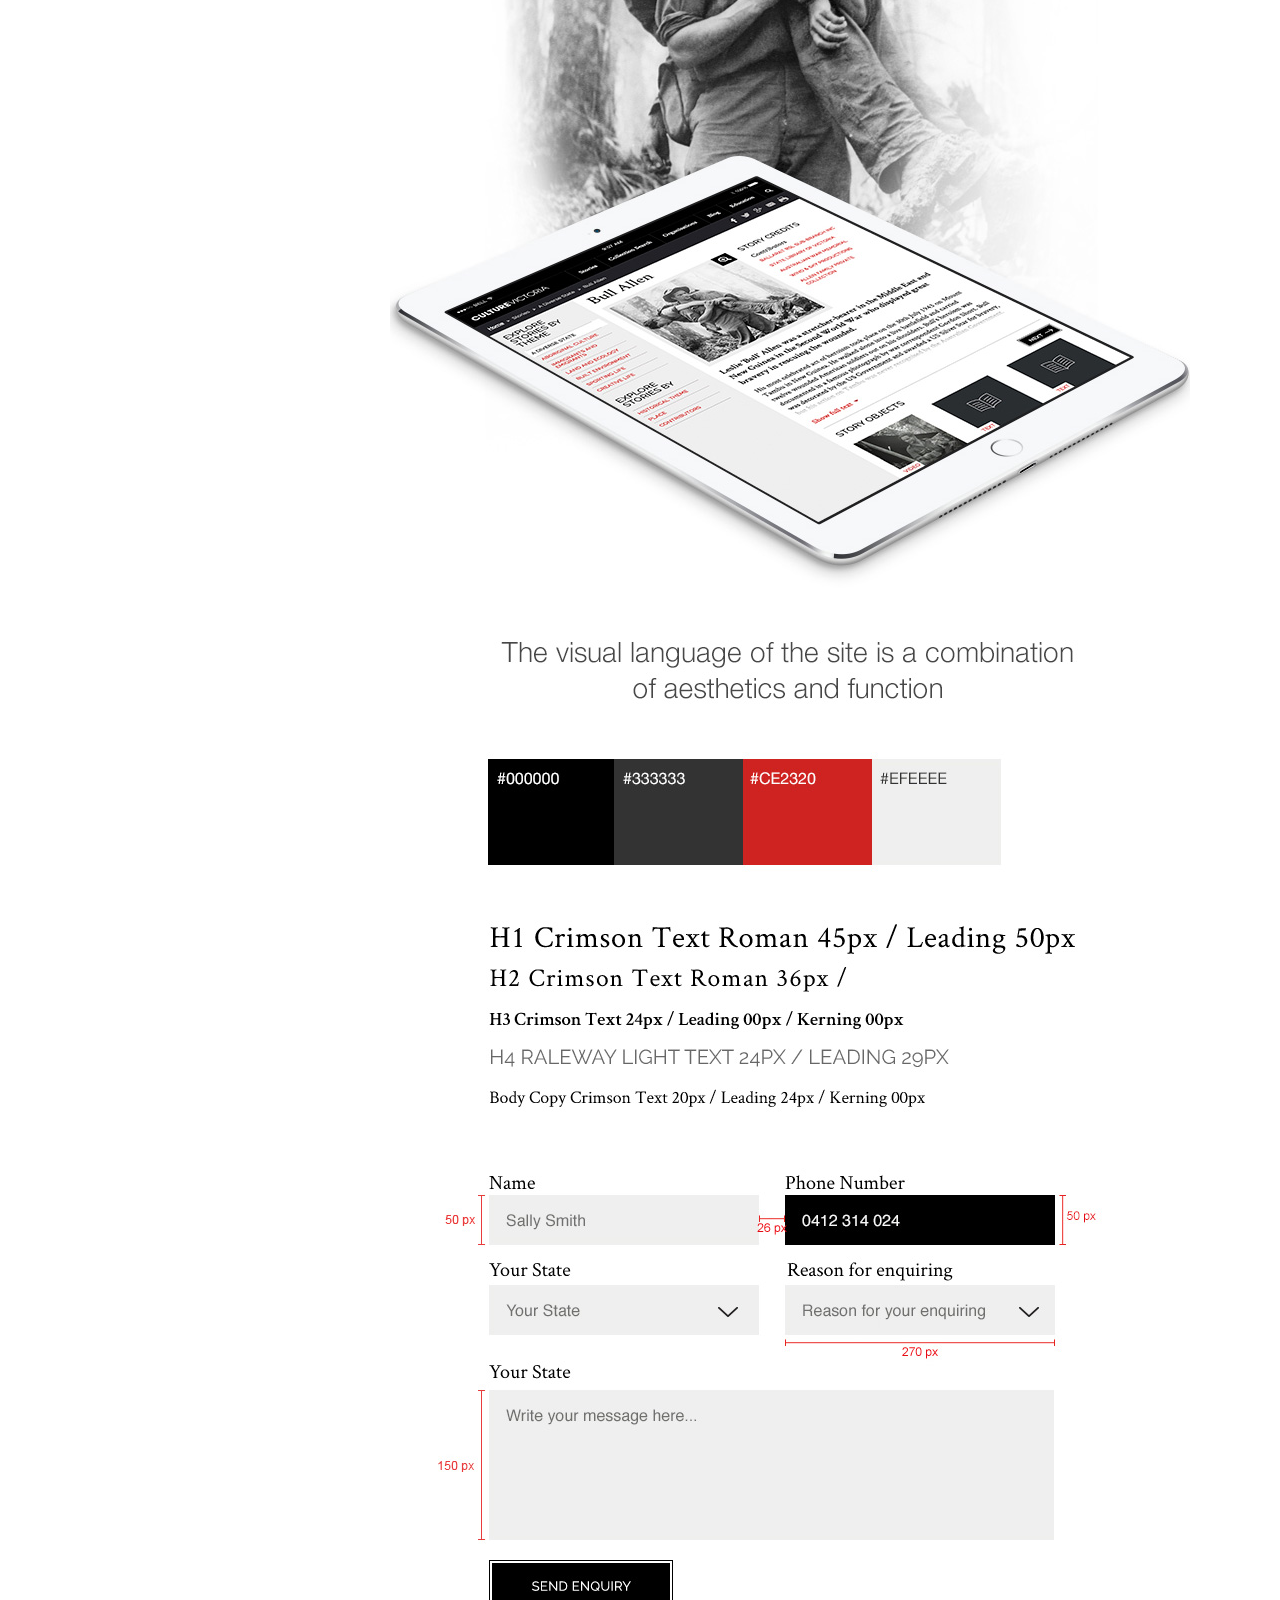
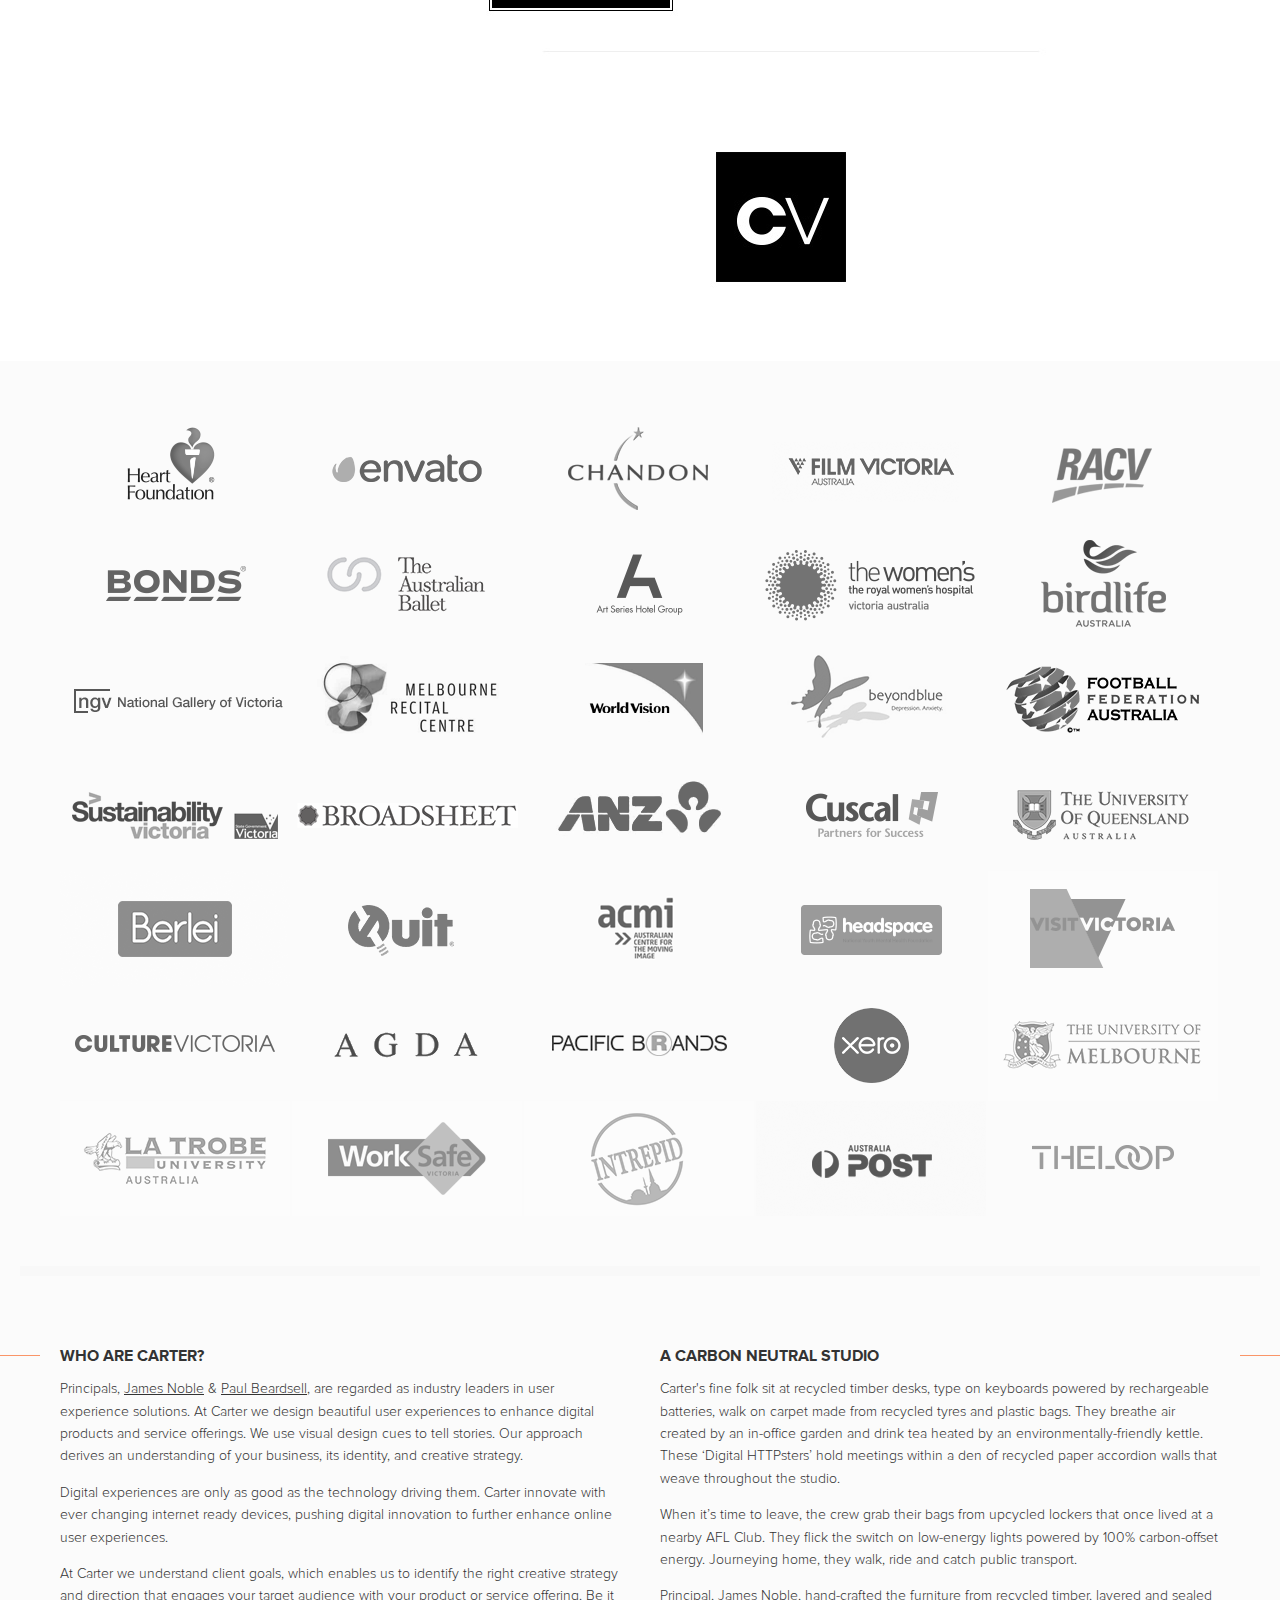
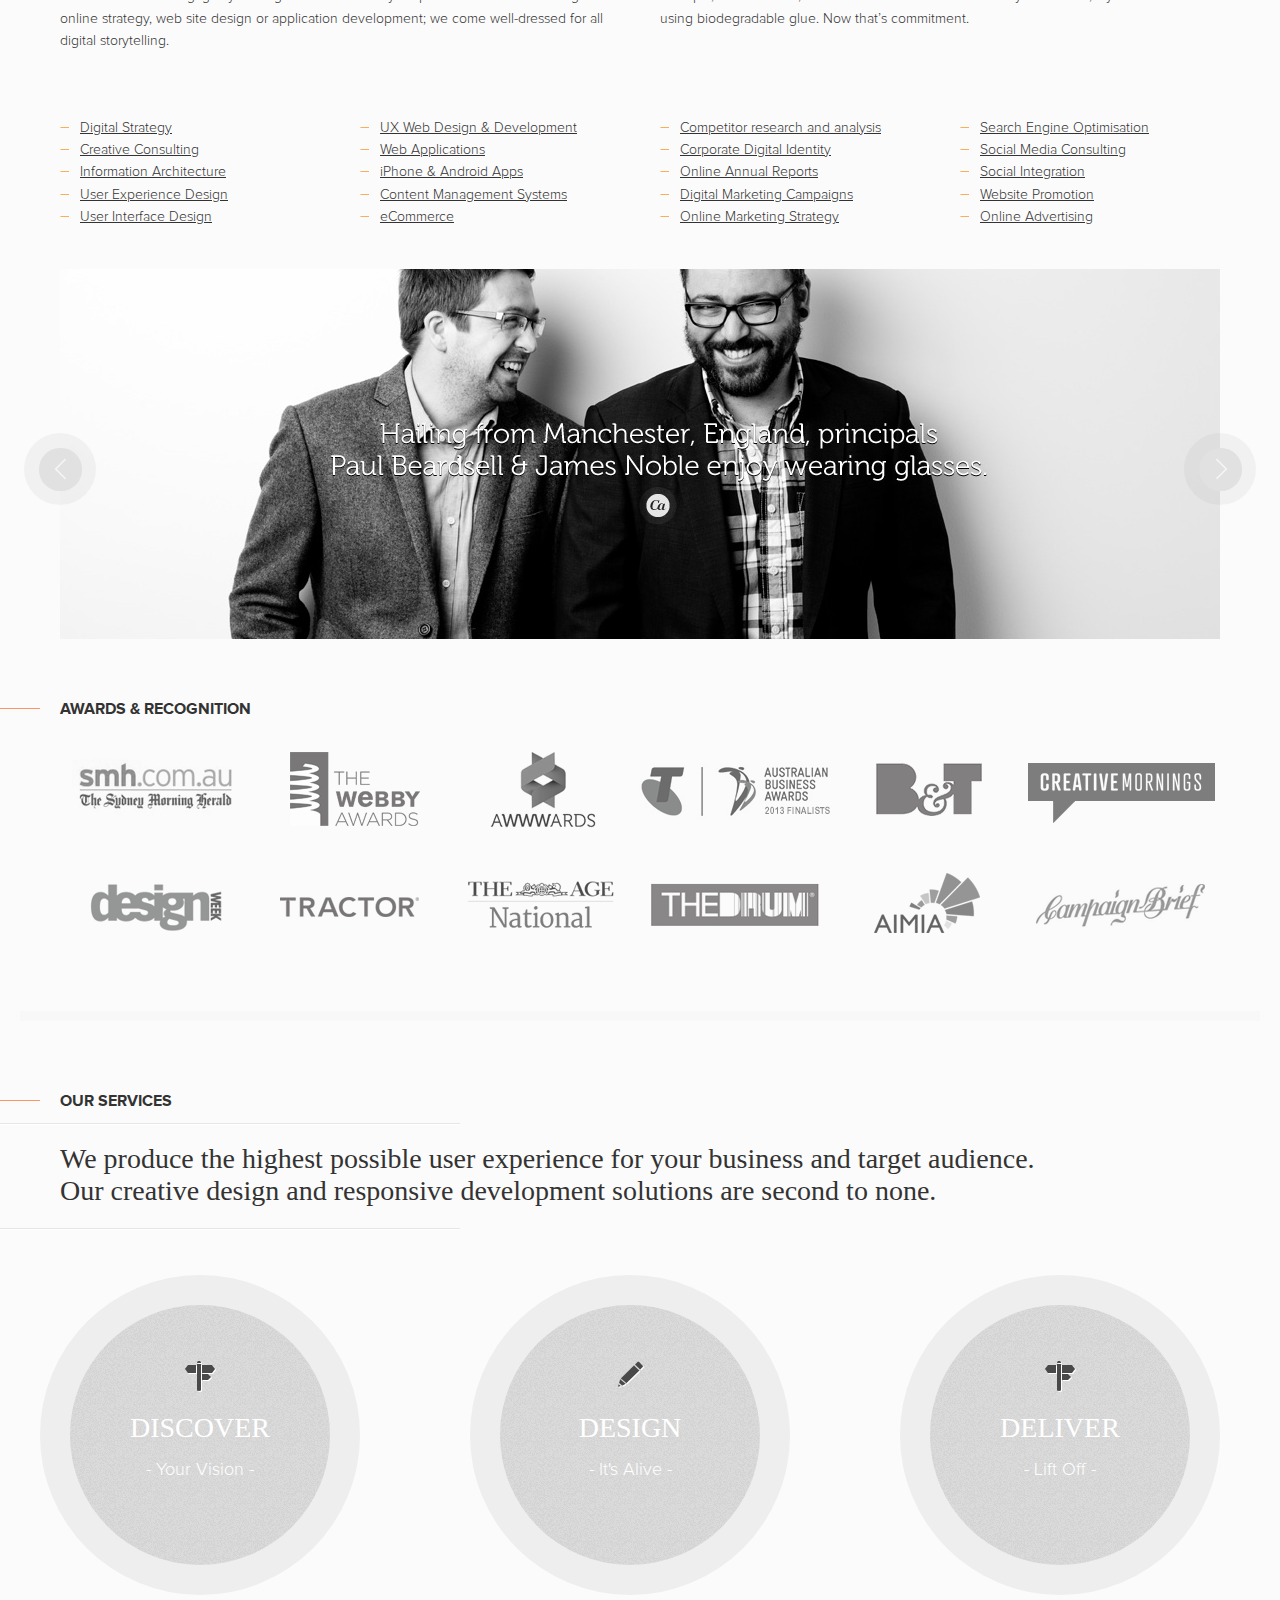
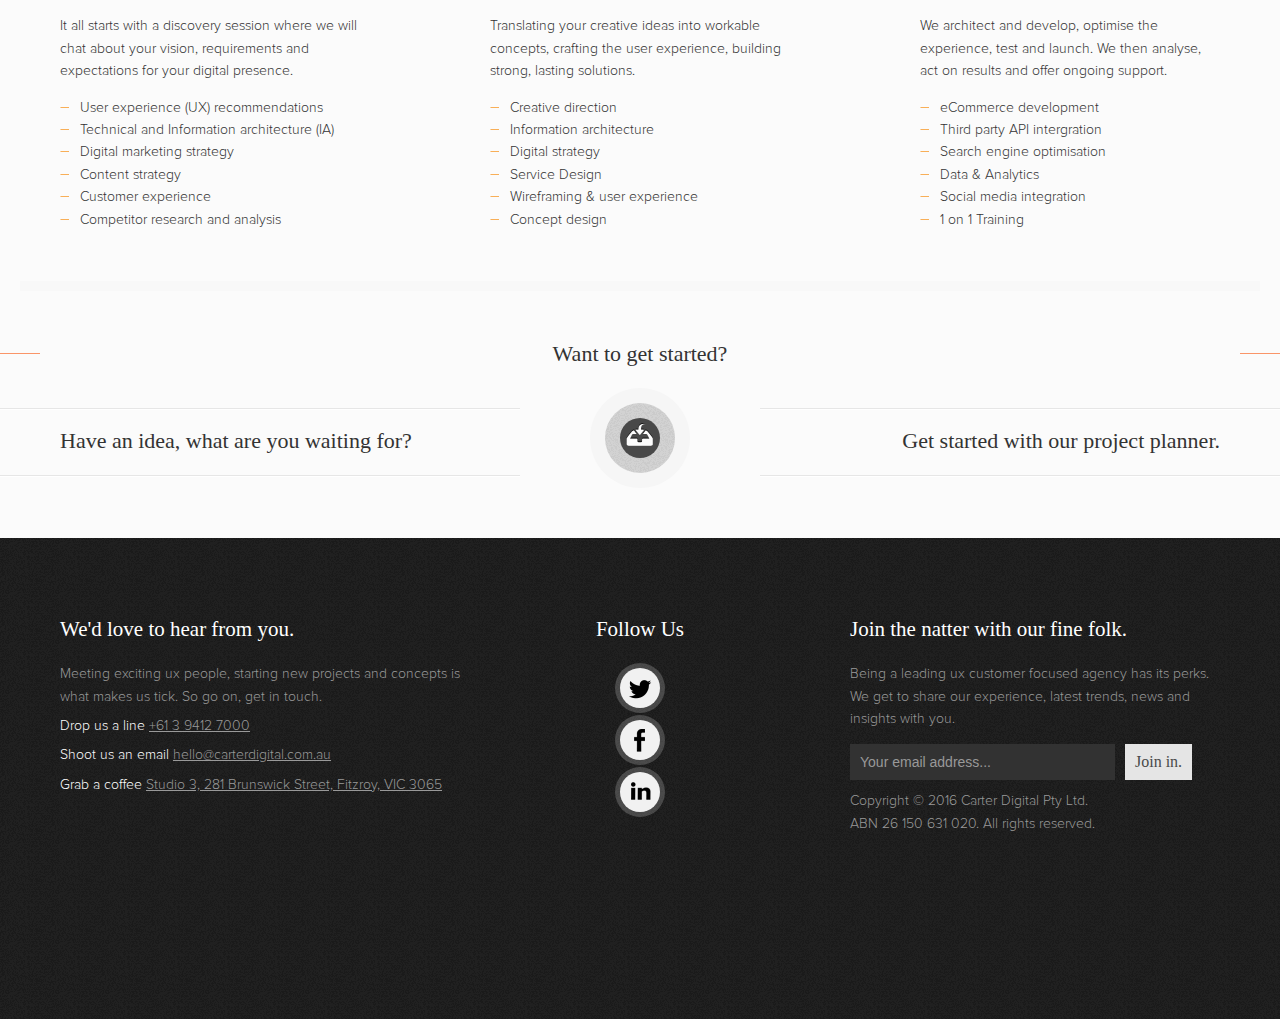
<file: carterdigital.com.au/projects/culture-victoria-150-years-of-historical-content/index.html>
<!DOCTYPE html>
<!--[if lt IE 7]> <html lang="en" class="no-js ie6 ie"> <![endif]-->
<!--[if IE 7]>    <html lang="en" class="no-js ie7 ie"> <![endif]-->
<!--[if IE 8]>    <html lang="en" class="no-js ie8 ie"> <![endif]-->
<!--[if IE 9]>    <html lang="en" class="no-js ie9 ie"> <![endif]-->
<!--[if IE 10]>   <html lang="en" class="no-js ie10 ie"> <![endif]-->
<html class='no-js' lang='en'>

<!-- Mirrored from carterdigital.com.au/projects/culture-victoria-150-years-of-historical-content/ by HTTrack Website Copier/3.x [XR&CO'2014], Wed, 29 Jun 2016 02:39:05 GMT -->
<!-- Added by HTTrack --><meta http-equiv="content-type" content="text/html;charset=utf-8" /><!-- /Added by HTTrack -->
<head>
	<meta charset="utf-8" />

	<title>Culture Victoria 150 years of historical content / Carter Digital</title>
	<meta name="keywords" content="ux, digital, cx, user experience, service design, strategy, melbourne, victoria, sydney, perth, web, development" />
    <meta name="description" content="Responsive website making 150 years of Victorian historical content freely accessible – to anyone in the world." />

    <meta name="eecache" content="224" />

    <meta name="author" content="Carter Digital - http://www.carterdigital.com.au"/>
    <meta name="robots" content="INDEX,FOLLOW"/>
    <link rel="shortcut icon" href="../../favicon.png" />
    <link rel="apple-touch-icon" href="#" />

    <meta name="viewport" content="width=device-width, maximum-scale=1.0, user-scalable=yes">

	<link rel="stylesheet" href="../../css/styles.css" type="text/css" />

	<link rel="apple-touch-icon" href="../../images/icon-120%402x.png">
	<link rel="apple-touch-icon" sizes="76x76" href="../../images/icon-76%401x.png">
	<link rel="apple-touch-icon" sizes="120x120" href="../../images/icon-120%402x.png">
	<link rel="apple-touch-icon" sizes="152x152" href="../../images/icon-152%402x.png">

	
    <!--[if IE]>
	<link rel="stylesheet" href="/css/ie.css" type="text/css" />
	<![endif]-->

	<!-- <script type="text/javascript" src="https://getfirebug.com/firebug-lite.js"></script> -->
	<!--<script type="text/javascript" src="/js/jquery.validate.js"></script>-->
	<!--<script type="text/javascript" src="/js/jquery.color.js"></script>-->
	<!--<script type="text/javascript" src="js/jquery.animation.easing.js"></script>-->
	<!--<script type="text/javascript" src="/js/jquery.wiggle.js"></script>-->

	<script src="http://use.typekit.com/szm2qoa.js"></script>
	<script>try{Typekit.load();}catch(e){}</script>
	<script>

	  var _gaq = _gaq || [];
	  _gaq.push(['_setAccount', 'UA-20842203-1']);
	  _gaq.push(['_trackPageview']);

	  (function() {
	    var ga = document.createElement('script'); ga.type = 'text/javascript'; ga.async = true;
	    ga.src = ('https:' == document.location.protocol ? 'https://' : 'http://') + 'stats.g.doubleclick.net/dc.js';
	    var s = document.getElementsByTagName('script')[0]; s.parentNode.insertBefore(ga, s);
	  })();

	</script>
</head>
<body>

<div id="custom_header">

<!-- Header Top -->
<div id="header_top">
	<div class="container">
		<p>+61 3 9412 7000 &nbsp;&nbsp;&nbsp;&nbsp;<a href="mailto:hello@carterdigital.com.au">hello@carterdigital.com.au</a></p>
	</div>
</div>

<!-- Header -->
<div id="fake_nav" class="nav">
	<div class="container">
		<ul>
			<li><a data-rel="#folio" href="../../index.html#!/folio">Folio</a></li>
			<li><a data-rel="#about" href="../../index.html#!/about">Who we are</a></li>
			<li><a data-rel="#services" href="../../index.html#!/services">Our Services</a></li>
			<!-- <li><a href="#">Blog</a></li> -->
			<!-- <li><a href="#">Careers</a></li> -->
			<li><a data-rel="#footer" href="../../index.html#!/footer">Contact Us</a></li>
		</ul>
	</div>
	<div class="clear"></div>
</div>
<!-- Header -->

<!-- Hero -->
<div id="header">
	<a id="site_of_the_day" href="http://www.awwwards.com/web-design-awards/carter-digital"></a>
	<div class="container">
		<h3 class="logo">
			<a href="../../index.html#!/header/">
				<img src="../../images/layout/carter-digital-logo.png" alt="carter-digital" />
			</a>
		</h3>
		<h3 id="hero">
			<span class="hero_crop">
				<img src="../../images/layout/digital-httpsters.png" alt="digital-httpsters" width="459" />
			</span>
			<div class="moustache"></div>
		</h3>
		<div class="lines"></div>
		<div class="lines2"></div>
	</div>
</div>
<!-- Hero -->

</div>

<!-- Nav -->
<div id="nav" class="nav">
	<div class="container">
		<h3 class="logo">
			<a href="../../index.html#!/header/">
				<img src="../../images/layout/nav-carter-logo.png" alt="carter-digital" />
			</a>
		</h3>
		<h2>A Carbon Neutral Digital Agency</h2>
		<ul>
			<li><a data-rel="#folio" href="../../index.html#!/folio">Folio</a></li>
			<li><a data-rel="#about" href="../../index.html#!/about">Who we are</a></li>
			<li><a data-rel="#services" href="../../index.html#!/services">Our Services</a></li>
			<!-- <li><a href="#">Blog</a></li> -->
			<!-- <li><a href="#">Careers</a></li> -->
			<li><a data-rel="#footer" href="../../index.html#!/footer">Contact Us</a></li>
		</ul>
	</div>

</div>
<div id="nav_space"><br /></div>
<!-- Nav -->




<div id="folio">
	
	<div class="container">
		<!-- Section Title -->
		<h3><span class="marker"></span>Folio</h3>
		
		<div class="section_heading">
			<div class="inner">
				<h1>A multi-award winning service design, customer & user experience agency. <br />
Creating ideas and products to transform and grow your business.</h1>
			</div>
		</div>
	</div>
	
	
	<!-- Folio Single -->
	<div id="folio_single" class="active">
		
		<div class="container" style="z-index:98">
		
			<div id="folio_nav">
				<a href="../../index.html#!/folio" id="folio_close"><span class="outer"></span><span class="inner"></span></a>
			</div>
			
		</div>
		
		<div id="ajax_load" style="padding:25px 0;">
			<div class="container">
<div class="content">

	<div class="client_meta">
		<!-- <a href="#"><img src="" alt="culture-victoria-150-years-of-historical-content" /></a> -->
		<h3><span class="marker"></span>Culture Victoria 150 years of historical content</h3>
	</div>

	
	<h3><img alt="" src="../../images/uploads/responsive-design.png" style="font-size:13px; height:60px; line-height:1.6; width:250px" /></h3>

<h3><br />
OVERVIEW</h3>

<p>We partnered with <a href="http://www.culturevictoria.com/" target="_blank">Culture Victoria</a> to create a responsive website making 150 years of Victorian historical content freely accessible &ndash; to anyone in the world.&nbsp;</p>

<h3><br />
CHALLENGE</h3>

<p>Bring order and hierarchy to everything within in the Victorian archives and ecosystem, a whooping 700 organisations with cultural collections &ndash; <strong>all without editing a single image</strong>.&nbsp; The challenge, then, was how to accommodate both active and passive readers: from the serious researchers&rsquo; who need fast, factually accurate, collection searches, to the more casual topic-focused reader looking for information about historical events and personal stories.</p>

<h3><br />
SOLUTION</h3>

<p>By creating and refining a series of low and high fidelity prototypes, Carter developed a flexible, modular design system that highlights the scale and breadth of content whilst encouraging deeper engagement into each vertical.</p>

<p>Highly-customisable content modules allow for a variance in visual browsing and enable the editorial team to better articulate its stories. With optimised article pages and photo galleries address an array of consumption behaviours, from passive browsing and &ldquo;snacking&rdquo; on content, to digging deep into the Culture Victoria archives.&nbsp; With a search-to-end all searches &ndash; allowing simultaneous access to tens of collections searches all without leaving the website.</p>

<p>Overall, it&rsquo;s a design system that encourages editorial creativity, and allows the content&mdash;not the template&mdash;determine the layout of a page. With a digital style guide for the future, the Culture Victoria internal back-end development team can now extend and enhance the website into the future. All whilst maintaining the beautiful visual design like it was day one of the site launch.</p>

<p>&nbsp;</p>

<h3>SERVICES</h3>

<ul>
	<li>User Experience (UX)</li>
	<li>Information Architecture (IA)</li>
	<li>Usability Testing</li>
	<li>User Interface Design</li>
	<li>Responsive Design</li>
	<li>Digital Style Guide</li>
	<li>Front-End Development</li>
	<li>Acceptance Testing</li>
</ul>

	<a id="back_to_top"></a>
</div>

<div class="images">
	
	<div class="image">
		
		<img src="../../images/uploads/01_culture-victoria-150-years-of-historical-content.jpg" alt="Optimised article pages and photo galleries" width="800" height="1194" />
		
	</div>
	
	<div class="image">
		
		<img src="../../images/uploads/02_culture-victoria-150-years-of-historical-content.jpg" alt="Content to determine mobile UX design" width="800" height="783" />
		
	</div>
	
	<div class="image">
		
		<img src="../../images/uploads/03_culture-victoria-150-years-of-historical-content.jpg" alt="150 years of historical content" width="800" height="988" />
		
	</div>
	
	<div class="image">
		
		<img src="../../images/uploads/04_culture-victoria-150-years-of-historical-content.jpg" alt="Visual language of the site is a combination of aesthetics and function" width="800" height="1320" />
		
	</div>
	
</div>

<div class="clear"></div>
</div>

		</div>
		
	</div>

</div>
<script type="text/javascript">
	(function($){
		$(document).ready(function()
		{
			setTimeout(function(){$('a').unbind('click');}, 50);
		});
	})(jQuery);
</script>




<div class="container">
<div class="section" id="clients">
	
	
	<div class="client">
				<a href="../heart-foundation-of-australia-strategy-customer-and-digital-experience/index.html" style="background-image: url(../../images/uploads/logo-heartfoundation.png);" target="_blank">
			<img src="../../images/uploads/logo-heartfoundation-greyscale.png" alt="The Australian Heart Foundation" />
		</a>
			</div>
	
	<div class="client">
				<a href="../../index.html#!/projects/creative-new-website-for-aussie-start-up-envato/" style="background-image: url(../../images/uploads/logo-envato.png);" target="_blank">
			<img src="../../images/uploads/logo-envato-greyscale.png" alt="Envato" />
		</a>
			</div>
	
	<div class="client">
				<a href="../lvmh-domain-chandon-responsive-digital-website-user-experience/index.html" style="background-image: url(../../images/uploads/logo-chandon.png);" target="_blank">
			<img src="../../images/uploads/logo-chandon-greyscale.png" alt="Domain Chandon" />
		</a>
			</div>
	
	<div class="client">
				<a href="http://www.film.vic.gov.au/" style="background-image: url(../../images/uploads/film-victoria-logo-hover.png);" target="_blank">
			<img src="../../images/uploads/film-victoria-logo.png" alt="Film Victoria" />
		</a>
			</div>
	
	<div class="client">
				<a href="http://www.racv.com.au/" style="background-image: url(../../images/uploads/logo-racv.png);" target="_blank">
			<img src="../../images/uploads/logo-racv-greyscale.png" alt="RACV" />
		</a>
			</div>
	
	<div class="client">
				<a href="../../index.html#!/projects/bonds-digital-customer-experience/" style="background-image: url(../../images/uploads/bonds_logo_hover.png);" target="_blank">
			<img src="../../images/uploads/bonds_logo.png" alt="Bonds Australia" />
		</a>
			</div>
	
	<div class="client">
				<a href="https://www.australianballet.com.au/" style="background-image: url(../../images/uploads/logo-australianballet-hover.png);" target="_blank">
			<img src="../../images/uploads/logo-australianballet.png" alt="The Australian Ballet" />
		</a>
			</div>
	
	<div class="client">
				<a href="../../index.html#!/projects/art-series-hotel-group-user-experience-design-and-development/" style="background-image: url(../../images/uploads/artseries-hotels-logo-hover.png);" target="_blank">
			<img src="../../images/uploads/artseries-hotels-logo.png" alt="The Art Series Hotel Group" />
		</a>
			</div>
	
	<div class="client">
				<a href="../../index.html#!/projects/responsive-website-design-of-the-royal-womens-hospital-melbourne/" style="background-image: url(../../images/uploads/the-royal-womens-hospital.png);" target="_blank">
			<img src="../../images/uploads/the-royal-womens-hospital-hover.png" alt="The Woman's Hospital" />
		</a>
			</div>
	
	<div class="client">
				<a href="../../index.html#!/projects/birdlife-australia/" style="background-image: url(../../images/uploads/birdlife-logo-hover.png);" target="_blank">
			<img src="../../images/uploads/birdlife-logo.png" alt="Birdlife Austalia" />
		</a>
			</div>
	
	<div class="client">
				<a href="../../index.html#!/projects/ngv-melbourne-now-responsive-website-android-and-ios-apps/" style="background-image: url(../../images/uploads/national-gallery-victoria-hover.png);" target="_blank">
			<img src="../../images/uploads/national-gallery-victoria.png" alt="National Gallery Victoria" />
		</a>
			</div>
	
	<div class="client">
				<a href="http://www.melbournerecital.com.au/" style="background-image: url(../../images/uploads/recital_centre_logo_hover.png);" target="_blank">
			<img src="../../images/uploads/recital_centre_logo.png" alt="Melbourne Recital Centre" />
		</a>
			</div>
	
	<div class="client">
				<a href="../../index.html#!/projects/world-vision/" style="background-image: url(../../images/uploads/world-vision-hover.png);" target="_blank">
			<img src="../../images/uploads/world-vision.png" alt="World Vision Australia" />
		</a>
			</div>
	
	<div class="client">
				<a href="https://www.beyondblue.org.au/" style="background-image: url(../../images/uploads/logos-beyond-blue-hover.png);" target="_blank">
			<img src="../../images/uploads/logos-beyond-blue.png" alt="Beyond Blue" />
		</a>
			</div>
	
	<div class="client">
				<a href="../../index.html#!/projects/football-federation-australia-you-power-the-game" style="background-image: url(../../images/uploads/ffa-logo.png);" target="_blank">
			<img src="../../images/uploads/ffa-logo-bw.png" alt="Football Federation Australia" />
		</a>
			</div>
	
	<div class="client">
				<a href="http://www.vic.gov.au/" style="background-image: url(../../images/uploads/sustainability-victoria-logo-hover.png);" target="_blank">
			<img src="../../images/uploads/sustainability-victoria-logo.png" alt="Sustainability / State Gov Victoria" />
		</a>
			</div>
	
	<div class="client">
				<a href="http://www.broadsheet.com.au/melbourne/food-and-drink/article/moran-cato-building-basement-rooftop" style="background-image: url(../../images/uploads/broadsheet-logo-hover.png);" target="_blank">
			<img src="../../images/uploads/broadsheet-logo.png" alt="Broadsheet Sydney and Melbourne" />
		</a>
			</div>
	
	<div class="client">
				<a href="http://www.anz.com.au/" style="background-image: url(../../images/uploads/anz-logo-hover.png);" target="_blank">
			<img src="../../images/uploads/anz-logo.png" alt="ANZ Bank" />
		</a>
			</div>
	
	<div class="client">
				<a href="https://www.cuscal.com.au/mobile-payments" style="background-image: url(../../images/uploads/cuscal_logo_hover.png);" target="_blank">
			<img src="../../images/uploads/cuscal_logo.png" alt="Cuscal Australia" />
		</a>
			</div>
	
	<div class="client">
				<a href="http://gci.uq.edu.au/" style="background-image: url(../../images/uploads/queensland-university-gci-logo-hover.png);" target="_blank">
			<img src="../../images/uploads/queensland-university-gci-logo.png" alt="Queensland University / Global Change Institute" />
		</a>
			</div>
	
	<div class="client">
				<a href="../../index.html#!/projects/berlei-the-ultimate-increase-in-ecommerce-conversion-optimisation/" style="background-image: url(../../images/uploads/berlei-logo-hover.gif);" target="_blank">
			<img src="../../images/uploads/berlei-logo.gif" alt="Berlei Australia" />
		</a>
			</div>
	
	<div class="client">
				<a href="http://www.quit.org.au/" style="background-image: url(../../images/uploads/quit-victoria-logo-hover.png);" target="_blank">
			<img src="../../images/uploads/quit-victoria-logo.png" alt="Quit Victoria" />
		</a>
			</div>
	
	<div class="client">
				<a href="../../index.html#!/projects/acmi-gamemasters" style="background-image: url(../../images/uploads/acmi-logo-hover.png);" target="_blank">
			<img src="../../images/uploads/acmi-logo.png" alt="ACMI" />
		</a>
			</div>
	
	<div class="client">
				<a href="../../index.html#!/projects/the-fifth-army-headspace-cotton-on-foundation/" style="background-image: url(../../images/uploads/headspace-logo-hover.png);" target="_blank">
			<img src="../../images/uploads/headspace-logo-clients.png" alt="Headspace" />
		</a>
			</div>
	
	<div class="client">
				<a href="http://www.visitvictoria.com/" style="background-image: url(../../images/uploads/logo-visit-victoria.png);" target="_blank">
			<img src="../../images/uploads/logo-visit-victoria-bw.png" alt="Visit Victoria" />
		</a>
			</div>
	
	<div class="client">
				<a href="../../index.html#!/projects/culture-victoria-150-years-of-historical-content/" style="background-image: url(../../images/uploads/cv_logo_hover.png);" target="_blank">
			<img src="../../images/uploads/cv_logo.png" alt="Culture Victoria" />
		</a>
			</div>
	
	<div class="client">
				<a href="http://www.agda.com.au/" style="background-image: url(../../images/uploads/agda-logo-hover.png);" target="_blank">
			<img src="../../images/uploads/agda-logo.png" alt="Australian Graphic Design Association" />
		</a>
			</div>
	
	<div class="client">
				<a href="http://www.pacificbrands.com.au/" style="background-image: url(../../images/uploads/pacific_brands_logo_hover.png);" target="_blank">
			<img src="../../images/uploads/pacific_brands_logo.png" alt="Pacific Brands Pty Ltd" />
		</a>
			</div>
	
	<div class="client">
				<a href="https://www.xero.com/au" style="background-image: url(../../images/uploads/xero-accounting-logo-hover.png);" target="_blank">
			<img src="../../images/uploads/xero-accounting-logo.png" alt="Xero: Accounting Software & Online Bookkeeping" />
		</a>
			</div>
	
	<div class="client">
				<a href="http://www.unimelb.edu.au/" style="background-image: url(../../images/uploads/logo-university-melbourne.png);" target="_blank">
			<img src="../../images/uploads/logo-university-melbourne-bw.png" alt="University of Melbourne" />
		</a>
			</div>
	
	<div class="client">
				<a href="http://www.latrobe.edu.au/" style="background-image: url(../../images/uploads/logo-latrobe-university.png);" target="_blank">
			<img src="../../images/uploads/logo-latrobe-university-bw.png" alt="Latrobe University" />
		</a>
			</div>
	
	<div class="client">
				<a href="http://www.worksafe.vic.gov.au/" style="background-image: url(../../images/uploads/logo-worksafe.png);" target="_blank">
			<img src="../../images/uploads/logo-worksafe-bw.png" alt="Worksafe Victoria" />
		</a>
			</div>
	
	<div class="client">
				<a href="http://www.intrepidtravel.com/" style="background-image: url(../../images/uploads/logo-intrepid-travel.png);" target="_blank">
			<img src="../../images/uploads/logo-intrepid-travel-bw.png" alt="Intrepid Travel" />
		</a>
			</div>
	
	<div class="client">
				<a href="http://www.auspost.com.au/" style="background-image: url(../../images/uploads/australia-post-logo-hover.png);" target="_blank">
			<img src="../../images/uploads/australia-post-logo.png" alt="Australia Post" />
		</a>
			</div>
	
	<div class="client">
				<a href="../../index.html#!/projects/the-loop-ux-design/" style="background-image: url(../../images/uploads/the-loop-logo-hover.png);" target="_blank">
			<img src="../../images/uploads/the-loop-logo.png" alt="The Loop" />
		</a>
			</div>
	
	<div class="clear"></div>
	
</div>
</div>




<div class="section_mask" id="about_mask">
<div class="container">
<div class="section" id="about">

	
	<div class="col_6">
		<h3>Who are Carter?</h3>

<p>Principals, <a href="http://www.linkedin.com/in/mrjamesnoble" target="_blank" title="LinkedIn Profile">James Noble</a> &amp; <a href="http://twitter.com/#!/paulbeardsell" target="_blank" title="@paulbeardsell">Paul Beardsell</a>, are regarded as industry leaders in user experience solutions. At Carter we design beautiful user experiences to enhance digital products and service offerings. We use visual design cues to tell stories. Our approach derives an understanding of your business, its identity, and creative strategy.</p>

<p>Digital experiences are only as good as the technology driving them. Carter innovate with ever changing internet ready devices, pushing digital innovation to further enhance online user experiences.</p>

<p>At Carter we understand client goals, which enables us to identify the right creative strategy and direction that engages your target audience with your product or service offering. Be it online strategy, web site design or application development; we come well-dressed for all digital storytelling.</p>
	</div>
	<div class="col_6 last">
		<h3>A carbon neutral studio</h3>

<p>Carter&#39;s fine folk sit at recycled timber desks, type on keyboards powered by rechargeable batteries, walk on carpet made from recycled tyres and plastic bags. They breathe air created by an in-office garden and drink tea heated by an environmentally-friendly kettle. These &lsquo;Digital HTTPsters&rsquo; hold meetings within a den of recycled paper accordion walls that weave throughout the studio.</p>

<p>When it&rsquo;s time to leave, the crew grab their bags from upcycled lockers that once lived at a nearby AFL Club. They flick the switch on low-energy lights powered by 100% carbon-offset energy. Journeying home, they walk, ride and catch public transport.</p>

<p>Principal, James Noble, hand-crafted the furniture from recycled timber, layered and sealed using biodegradable glue. Now that&rsquo;s commitment.&nbsp;</p>
	</div>
	

	<div class="clear" style="height:50px;"><br /></div>


	
	<div class="col_3">
		<ul>
	<li><a href="../../index.html#!/projects/birdlife-australia/" target="_self">Digital Strategy</a></li>
	<li><a href="../../index.html#!/services">Creative Consulting</a></li>
	<li><a href="../../index.html#!/projects/birdlife-australia/">Information Architecture</a></li>
	<li><a href="../../index.html#!/folio">User Experience Design</a></li>
	<li><a href="../../index.html#!/projects/chocolate-tailors/">User Interface Design</a></li>
</ul>
	</div>
	<div class="col_3">
		<ul>
	<li><a href="../../index.html#!/folio">UX Web Design &amp; Development</a></li>
	<li><a href="../../index.html#!/projects/pt-manager-pro/">Web Applications</a></li>
	<li><a href="../../index.html#!/projects/iprimus/" target="_self">iPhone &amp; Android Apps</a></li>
	<li><a href="http://expressionengine.com/" target="_blank">Content Management Systems</a></li>
	<li><a href="../../index.html#!/projects/chocolate-tailors/" target="_self">eCommerce</a></li>
</ul>
	</div>
	<div class="col_3">
		<ul>
	<li><a href="../../index.html#!/projects/tandem-partners/">Competitor research and analysis</a></li>
	<li><a href="../../index.html#!/projects/anz-shareholder-corporate-responsibility-review/">Corporate Digital Identity</a></li>
	<li><a href="../../index.html#!/projects/anz-shareholder-corporate-responsibility-review/" target="_self" title="Online Annual Report">Online Annual Reports</a></li>
	<li><a href="../../index.html#!/projects/football-federation-australia-you-power-the-game/" target="_blank">Digital Marketing Campaigns</a></li>
	<li><a href="../../index.html#!/projects/acmi-gamemasters/">Online Marketing Strategy</a></li>
</ul>
	</div>
	<div class="col_3 last">
		<ul>
	<li><a href="https://www.google.com.au/search?q=ux+design+melbourne" target="_blank">Search Engine Optimisation</a></li>
	<li><a href="../../index.html#!/projects/adioso/">Social Media Consulting</a></li>
	<li><a href="http://www.smk.net.au/" target="_blank">Social Integration</a></li>
	<li><a href="../../index.html#!/projects/acmi-gamemasters/">Website Promotion</a></li>
	<li><a href="../broadsheet-mobile/index.html" target="_blank">Online Advertising</a></li>
</ul>
	</div>
	


	<div class="clear"></div>

	<div id="slider">
		<a id="slider_prev" href="#"><span class="outer"></span><span class="inner"></span></a>
		<a id="slider_next" href="#"><span class="outer"></span><span class="inner"></span></a>
		<div class="mask">
			<div class="slides">
				
				<div class="slide">
					<img src="../../images/uploads/web-design-and-development.jpg" alt="UX Melbourne website design and development" />
				</div>
				
				<div class="slide">
					<img src="../../images/uploads/slider_1.jpg" alt="Digital strategies and UX creative solutions." />
				</div>
				
				<div class="slide">
					<img src="../../images/uploads/ux-digital-strategies.jpg" alt="User experience digital strategies" />
				</div>
				
				<div class="slide">
					<img src="../../images/uploads/award-winning-ux-agency.jpg" alt="Award winning UX agency in Melbourne" />
				</div>
				
				<div class="slide">
					<img src="../../images/uploads/user-experience-design.jpg" alt="Think of creative user experience as ergonomics for your eyeballs." />
				</div>
				
			</div>
		</div>
	</div>

	<div class="clear"><br /></div>

</div>
</div>
</div>

	
<div class="section_mask" id="awards_mask">
<div class="container">
<div class="section" id="awards">
	
	<!-- Section Title -->
	<h3><span class="marker"></span>Awards & Recognition</h3>
	
				
	
	<div class="award">
				<a href="http://www.smh.com.au/business" style="background-image: url(../../images/uploads/sydney-morning-herald-logo.jpg);" target="_blank">
			<img src="../../images/uploads/sydney-morning-herald-bw-logo.jpg" alt="Sydney Morning Herald, Business and Technology" />
		</a>
			</div>
	
	<div class="award">
				<a href="http://www.webbyawards.com/winners/2014/mobile-apps/handheld-devices/events-handheld-devices/melbourne-now/" style="background-image: url(../../images/uploads/the-webby-awards-logo-hover.png);" target="_blank">
			<img src="../../images/uploads/the-webby-awards-logo.png" alt="The Webby Awards 2014" />
		</a>
			</div>
	
	<div class="award">
				<a href="http://www.awwwards.com/the-voting-for-the-site-and-the-agency-of-the-year-2011-starts-now.html" style="background-image: url(../../images/uploads/awwwards-logo-hover.png);" target="_blank">
			<img src="../../images/uploads/awwwards-logo.png" alt="World site and agency of the year nomination" />
		</a>
			</div>
	
	<div class="award">
				<a href="http://www.telstrabusinessawards.com/highlights/2013-finalists/vic-440.aspx" style="background-image: url(../../images/uploads/telsta-business-of-the-year-award-hover.png);" target="_blank">
			<img src="../../images/uploads/telsta-business-of-the-year-award.png" alt="Telstra Business of the Year Awards" />
		</a>
			</div>
	
	<div class="award">
				<a href="http://www.bandt.com.au/news/creative/the-loop-gets-set-to-invade-the-uk" style="background-image: url(../../images/uploads/bandt-logo-hover.png);" target="_blank">
			<img src="../../images/uploads/bandt-logo.png" alt="Bandt" />
		</a>
			</div>
	
	<div class="award">
				<a href="https://vimeo.com/67861870" style="background-image: url(../../images/uploads/creative-mornings-logo-hover.png);" target="_blank">
			<img src="../../images/uploads/creative-mornings-logo.png" alt="Talk at the Melbourne chapter of CreativeMornings" />
		</a>
			</div>
	
	<div class="award">
				<a href="http://www.designweek.co.uk/carter-digital-designs-linkedin-for-creatives-site-the-dots/" style="background-image: url(../../images/uploads/logo-designweek.png);" target="_blank">
			<img src="../../images/uploads/logo-designweek-bw.png" alt="Design Week" />
		</a>
			</div>
	
	<div class="award">
				<a href="http://www.tractor.edu.au/course/industry-digital-design" style="background-image: url(../../images/uploads/logo-tractor-design.png);" target="_blank">
			<img src="../../images/uploads/logo-tractor-design-bw.png" alt="Tractor Design School" />
		</a>
			</div>
	
	<div class="award">
				<a href="http://www.theage.com.au/national/education/state-of-the-art-how-victoria-is-developing-its-design-courses-and-credentials-20150826-gj8d69.html" style="background-image: url(../../images/uploads/logo-theage.png);" target="_blank">
			<img src="../../images/uploads/logo-theage-bw.png" alt="The Age National" />
		</a>
			</div>
	
	<div class="award">
				<a href="http://www.thedrum.com/news/2014/09/25/net-porter-vice-facebook-and-more-sign-launch-brands-new-linkedin-creatives-platform" style="background-image: url(../../images/uploads/logo-thedrum.png);" target="_blank">
			<img src="../../images/uploads/logo-thedrum-bw.png" alt="The Drum UK" />
		</a>
			</div>
	
	<div class="award">
				<a href="http://www.aimia.com.au/community-news/notice-of-election-aimia-national-committee" style="background-image: url(../../images/uploads/logo-aimia.png);" target="_blank">
			<img src="../../images/uploads/logo-aimia-bw.png" alt="AIMIA" />
		</a>
			</div>
	
	<div class="award">
				<a href="http://www.campaignbrief.com/2015/01/aussie-underwear-label-bonds-r.html" style="background-image: url(../../images/uploads/logo-campaignbrief.png);" target="_blank">
			<img src="../../images/uploads/logo-campaignbrief-bw.png" alt="Campaign Brief" />
		</a>
			</div>
	
	<div class="clear"></div>
	
</div>
</div>
</div>


<div class="section_mask" id="service_mask">
<div class="container">
<div class="section" id="services">
	
	<!-- Section Title -->
	<h3><span class="marker"></span>Our Services</h3>
	
	<div class="section_heading">
		<div class="inner">
			<h2>We produce the highest possible user experience for your business and target audience.<br />
Our creative design and responsive development solutions are second to none.</h2>
		</div>
	</div>
		
		
	<!-- Services -->
	
	<div class="service ">
		
		<div class="circle_holder">
		<div class="circle">
			<div class="inner">
				<div class="icon discover"></div>
				<h2>Discover</h2>
				<p>- Your Vision -</p>
			</div>
		</div>
		</div>
		<p>It all starts with a discovery session where&nbsp;we will chat about your vision, requirements and expectations for your digital presence.</p>

<ul>
	<li>User experience (UX) recommendations</li>
	<li>Technical and Information architecture (IA)</li>
	<li>Digital marketing strategy</li>
	<li>Content strategy</li>
	<li>Customer experience&nbsp;</li>
	<li>Competitor research and analysis</li>
</ul>
		
	</div>
	
	<div class="service ">
		
		<div class="circle_holder">
		<div class="circle">
			<div class="inner">
				<div class="icon design"></div>
				<h2>Design</h2>
				<p>- It's Alive -</p>
			</div>
		</div>
		</div>
		<p>Translating your creative ideas into workable concepts, crafting the user experience, building strong, lasting solutions.</p>

<ul>
	<li>Creative direction</li>
	<li>Information architecture</li>
	<li>Digital strategy</li>
	<li>Service Design</li>
	<li>Wireframing &amp; user experience</li>
	<li>Concept design</li>
</ul>
		
	</div>
	
	<div class="service last">
		
		<div class="circle_holder">
		<div class="circle">
			<div class="inner">
				<div class="icon deliver"></div>
				<h2>Deliver</h2>
				<p>- Lift Off -</p>
			</div>
		</div>
		</div>
		<p>We architect and develop, optimise the experience, test and launch. We then analyse, act on results and offer ongoing support.</p>

<ul>
	<li>eCommerce development</li>
	<li>Third party API intergration</li>
	<li>Search engine optimisation</li>
	<li>Data &amp; Analytics</li>
	<li>Social media integration</li>
	<li>1 on 1 Training</li>
</ul>
		
	</div>
	
	
	<div class="clear"></div>
	
</div>
</div>
</div>




<div id="get_started_wrapper">
<div class="container">
<div class="section last" id="get_started">
	
	<h2 class="hero"><span class="marker nom"></span>Want to get started?<span class="marker right"></span></h2>
	
	<div class="section_heading left">
		<div class="inner">
			<h2>Have an idea, what are you waiting for?</h2>
		</div>
	</div>
	
	<div class="section_heading right">
		<div class="inner">
			<h2>Get started with our project planner.</h2>
		</div>
	</div>
	
	<a class="download" href="#">
		<div class="outer"></div>
		<div class="inner"></div>
		<div class="icon download"></div>
	</a>

	<div class='getStartedForm'>
		<form action="http://login.simplesend.com.au/t/r/s/tryuxd/" method="post">
			<h2>Enter your email address to download our Project Planner</h2>
			<label for="fieldEmail">Email</label><br />
			<input id="fieldEmail" name="cm-tryuxd-tryuxd" type="email" required placeholder="Email Address"/>

			<button type="submit" data-file="http://carterdigital.com.au/images/uploads/carter-digital-project-planner.doc" target="_blank" onClick="javascript: _gaq.push(['_trackPageview', '/downloads/project_planner']);">Download</button>
		</form>
		<div class='overlay'></div>
	</div>

</div>
</div>
</div>




<div id="footer">
	<div class="container">

		<div class="col_contact">
			<h2>We&#39;d love to hear from you.</h2>

<p>Meeting exciting ux people, starting new projects and concepts is what makes us tick. So go on, get in touch.</p>

<p><strong>Drop us a line</strong> <a href="tel:+61394127000">+61 3 9412 7000</a></p>

<p><strong>Shoot us an email</strong> <a href="mailto:hello@carterdigital.com.au">hello@carterdigital.com.au</a></p>

<p><strong>Grab a coffee</strong>&nbsp;<a href="http://bit.ly/httpstershq" target="_blank">Studio 3, 281 Brunswick Street, Fitzroy, VIC 3065</a></p>
			<!--  -->
		</div>

		<div class="col_follow">
			<h2>Follow Us</h2>
			<a class="circle_button twitter" href="http://twitter.com/#!/_carterdigital" target="_blank">
				<span class="outer"></span>
				<span class="inner">Twitter</span>
			</a>
			<a class="circle_button facebook" href="http://www.facebook.com/CarterDigital" target="_blank">
				<span class="outer"></span>
				<span class="inner">Facebook</span>
			</a>
			<a class="circle_button linkedin" href="http://www.linkedin.com/company/carter-digital" target="_blank">
				<span class="outer"></span>
				<span class="inner">LinkedIn</span>
			</a>
		</div>

		<div class="col_join">
			<h2>Join the natter with our fine folk.</h2>

<p>Being a leading ux customer focused agency has its perks. We get to share our experience, latest trends, news and insights with you.</p>
			<form action="http://login.simplesend.com.au/t/r/s/ptlitj/" method="post" id="subForm">
				<input type="text" name="cm-ptlitj-ptlitj" id="ptlitj-ptlitj" value="Your email address..." onFocus="if (this.value==this.defaultValue){this.value=''};" onBlur="if (this.value==''){this.value=this.defaultValue};" />
				<input type="submit" value="Join in." />
			</form>

			<p class="meta">Copyright &copy; 2016 Carter Digital Pty Ltd.<br />
			ABN 26 150 631 020. All rights reserved.<!--<a href="">Terms & Conditions</a> | <a href="">Privacy Policy</a>--></p>
		</div>

		<div class="clear"></div>

	</div>
</div>

<script src="http://ajax.googleapis.com/ajax/libs/jquery/1.7/jquery.min.js"></script>
<script>window.jQuery || document.write('<script src="../../js/jquery-1.7.min.js"><\/script>')</script>

<script src="../../js/compiled.js"></script>

<script>(function() {
  var _fbq = window._fbq || (window._fbq = []);
  if (!_fbq.loaded) {
    var fbds = document.createElement('script');
    fbds.async = true;
    fbds.src = 'http://connect.facebook.net/en_US/fbds.js';
    var s = document.getElementsByTagName('script')[0];
    s.parentNode.insertBefore(fbds, s);
    _fbq.loaded = true;
  }
})();
window._fbq = window._fbq || [];
window._fbq.push(['track', '6014210340266', {'value':'0.01','currency':'AUD'}]);
</script>

<noscript><img height="1" width="1" alt="" style="display:none" src="https://www.facebook.com/tr?ev=6014210340266&amp;cd[value]=0.01&amp;cd[currency]=AUD&amp;noscript=1" /></noscript>

</body>

<!-- Mirrored from carterdigital.com.au/projects/culture-victoria-150-years-of-historical-content/ by HTTrack Website Copier/3.x [XR&CO'2014], Wed, 29 Jun 2016 02:39:05 GMT -->
</html>
</file>
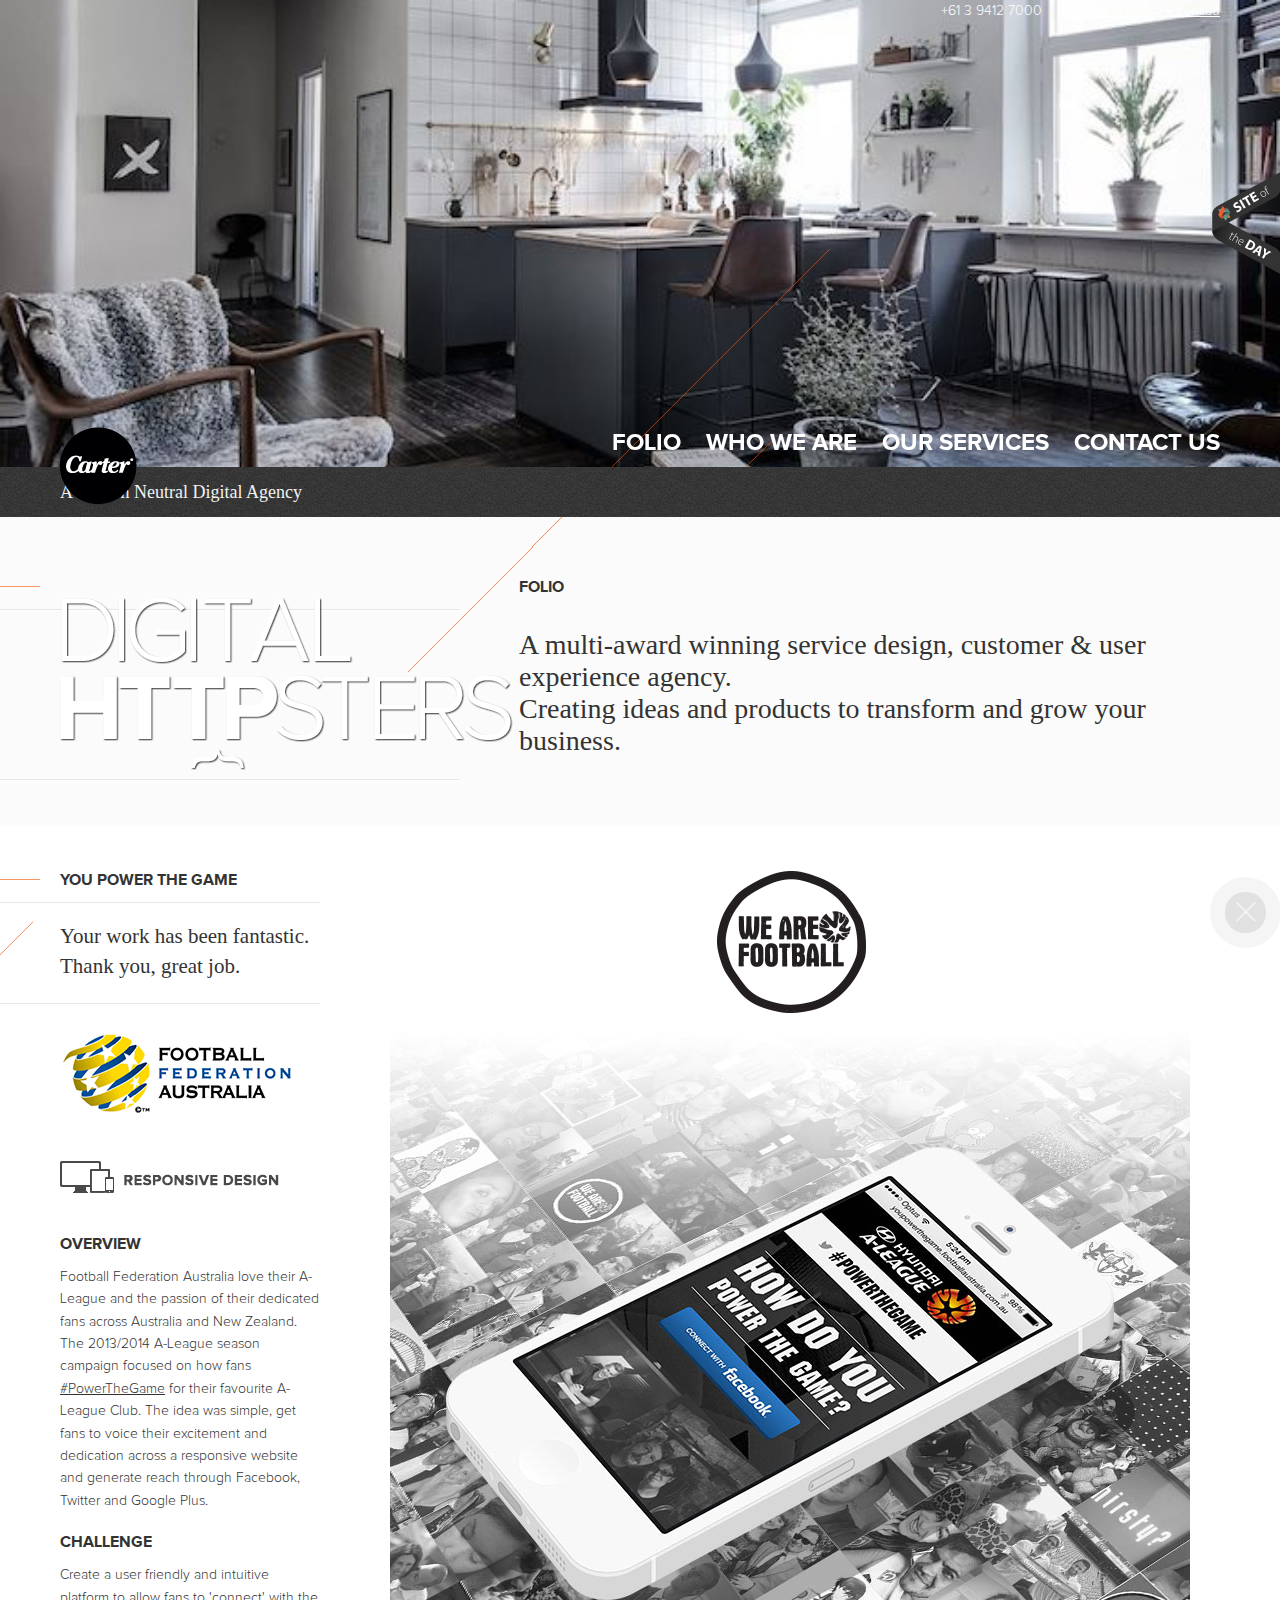
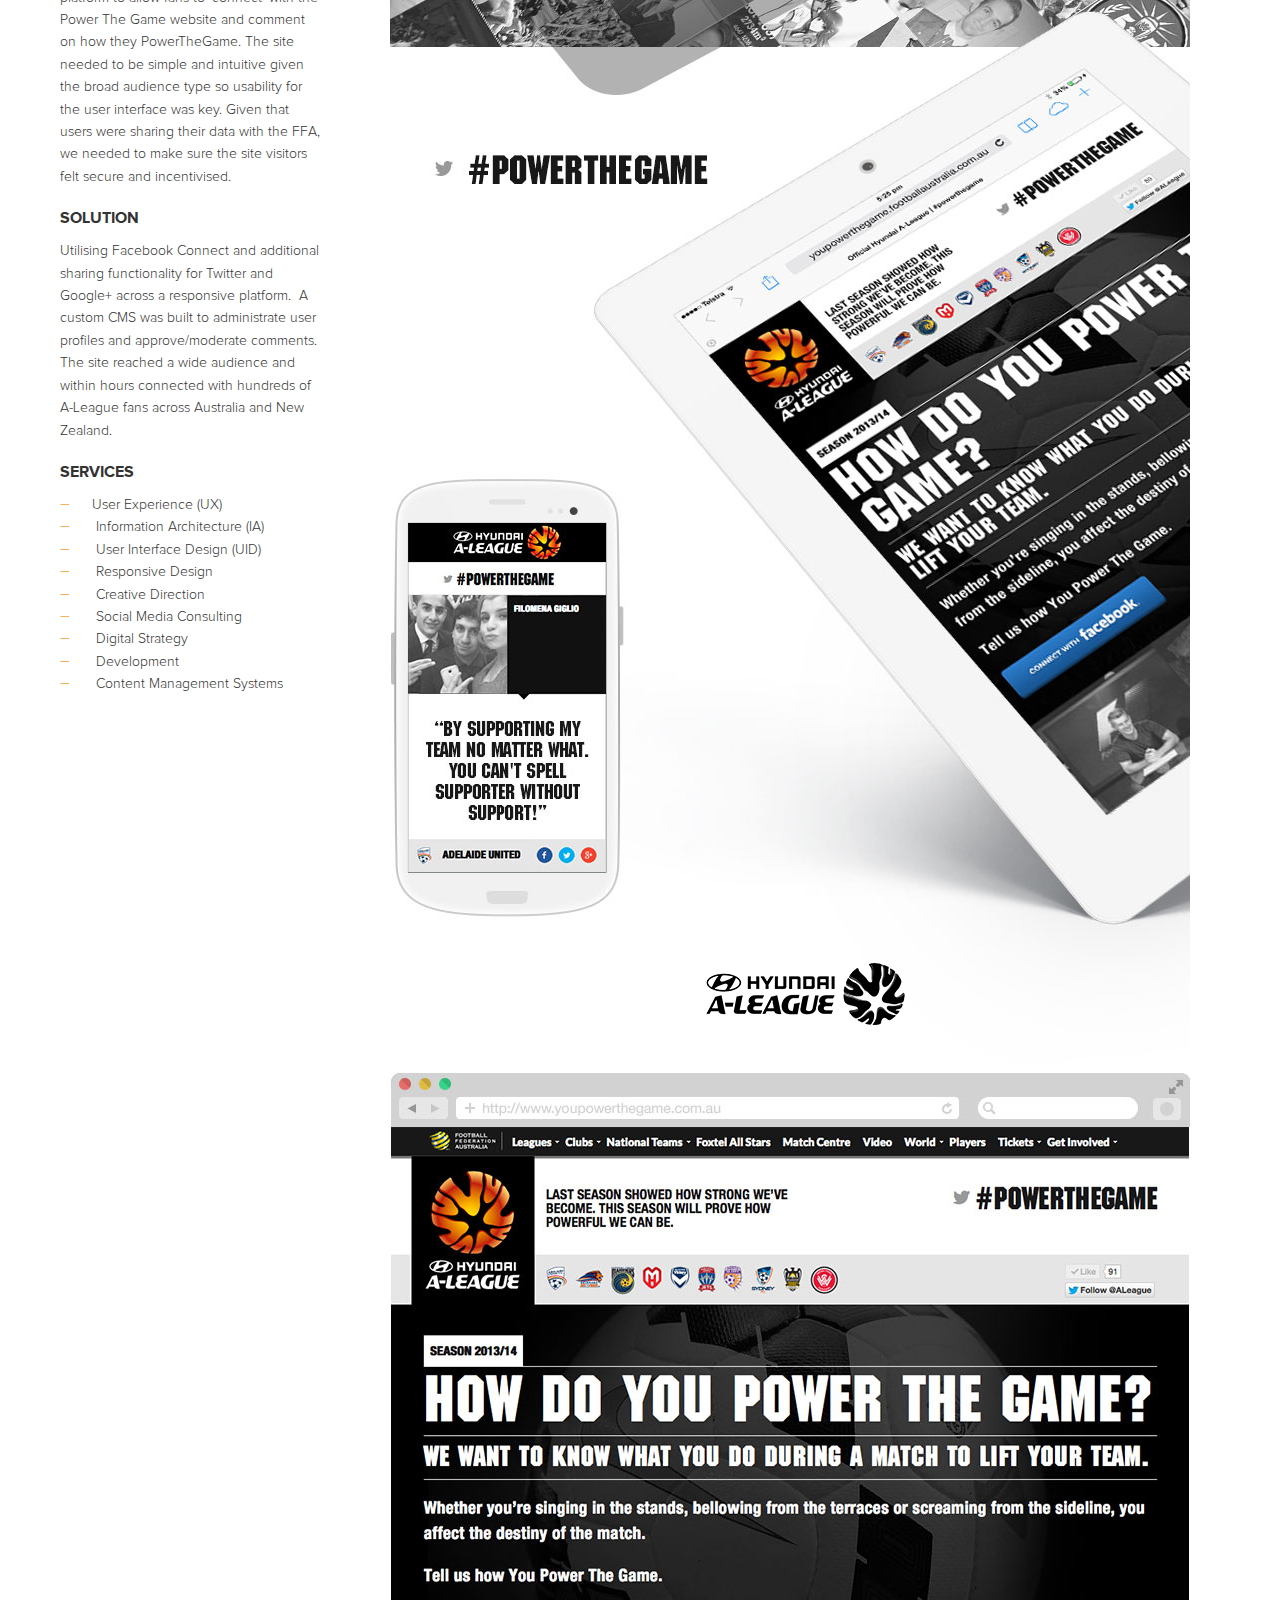
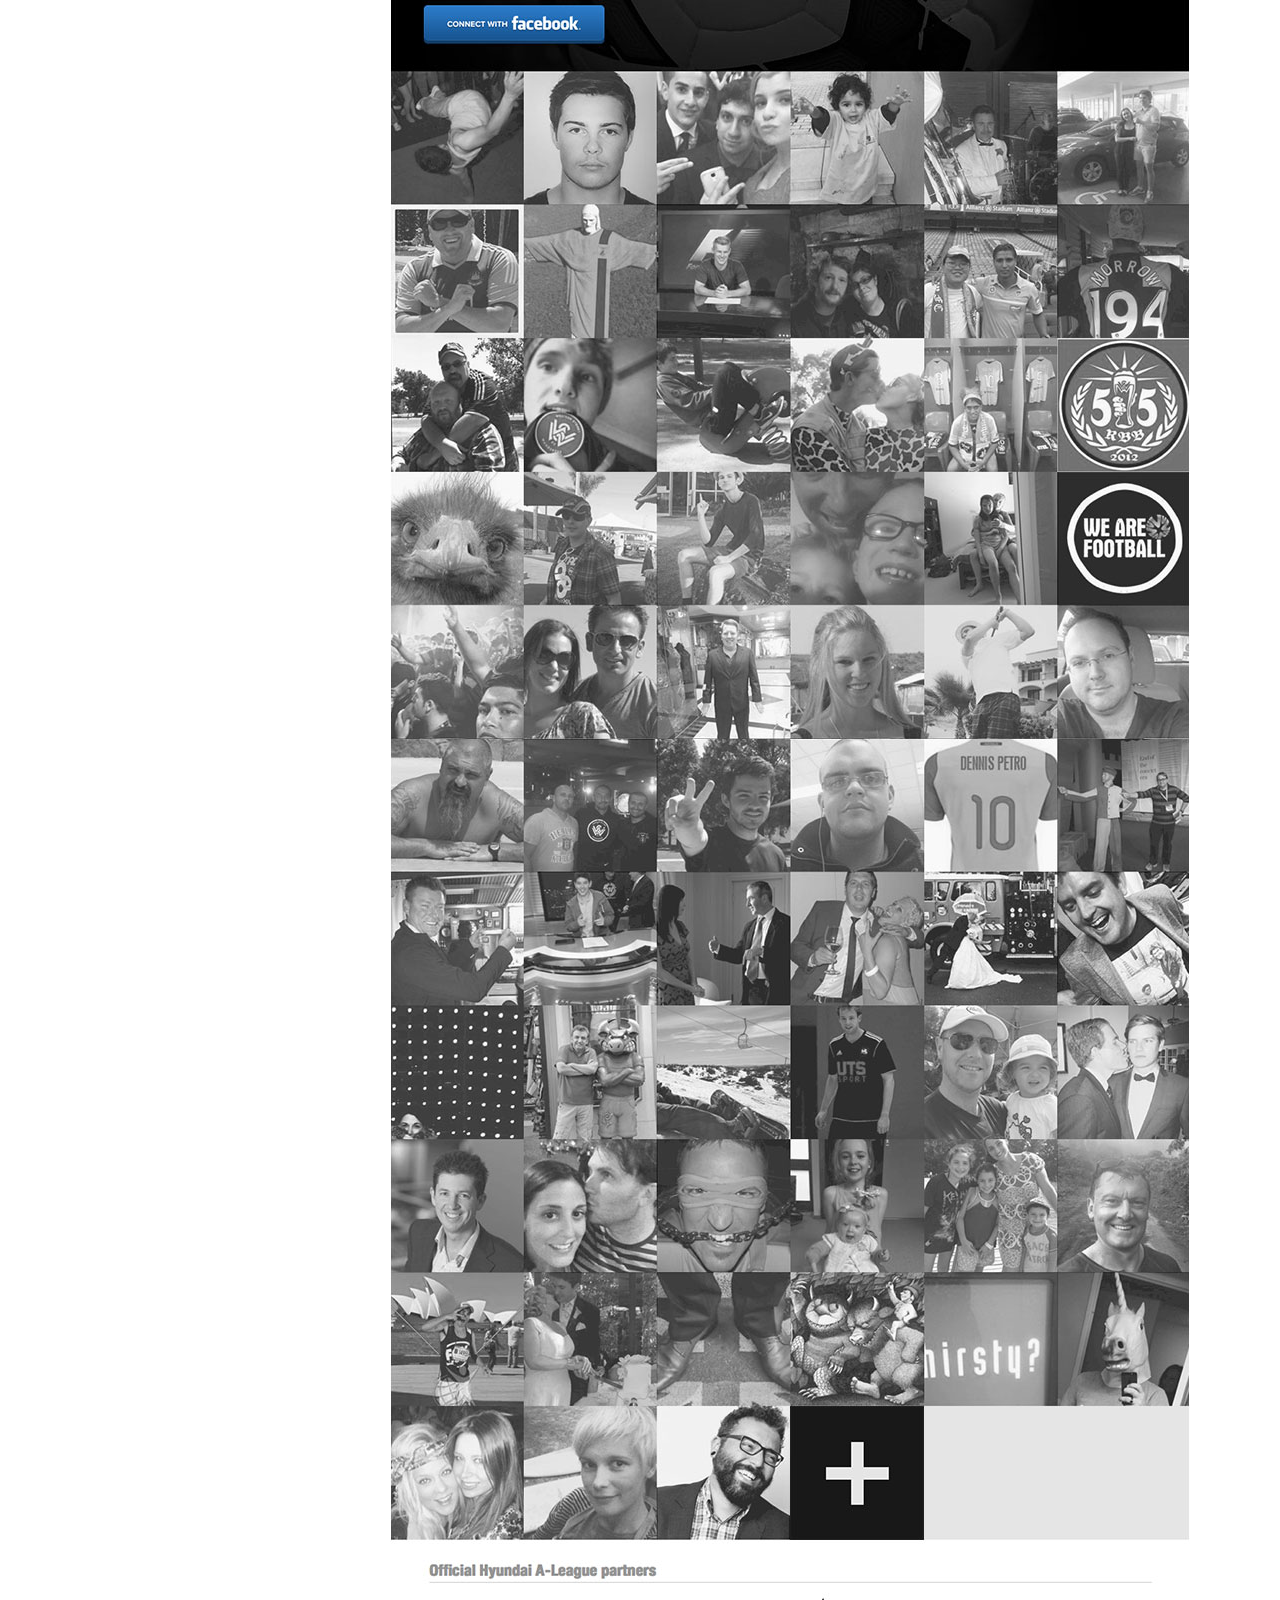
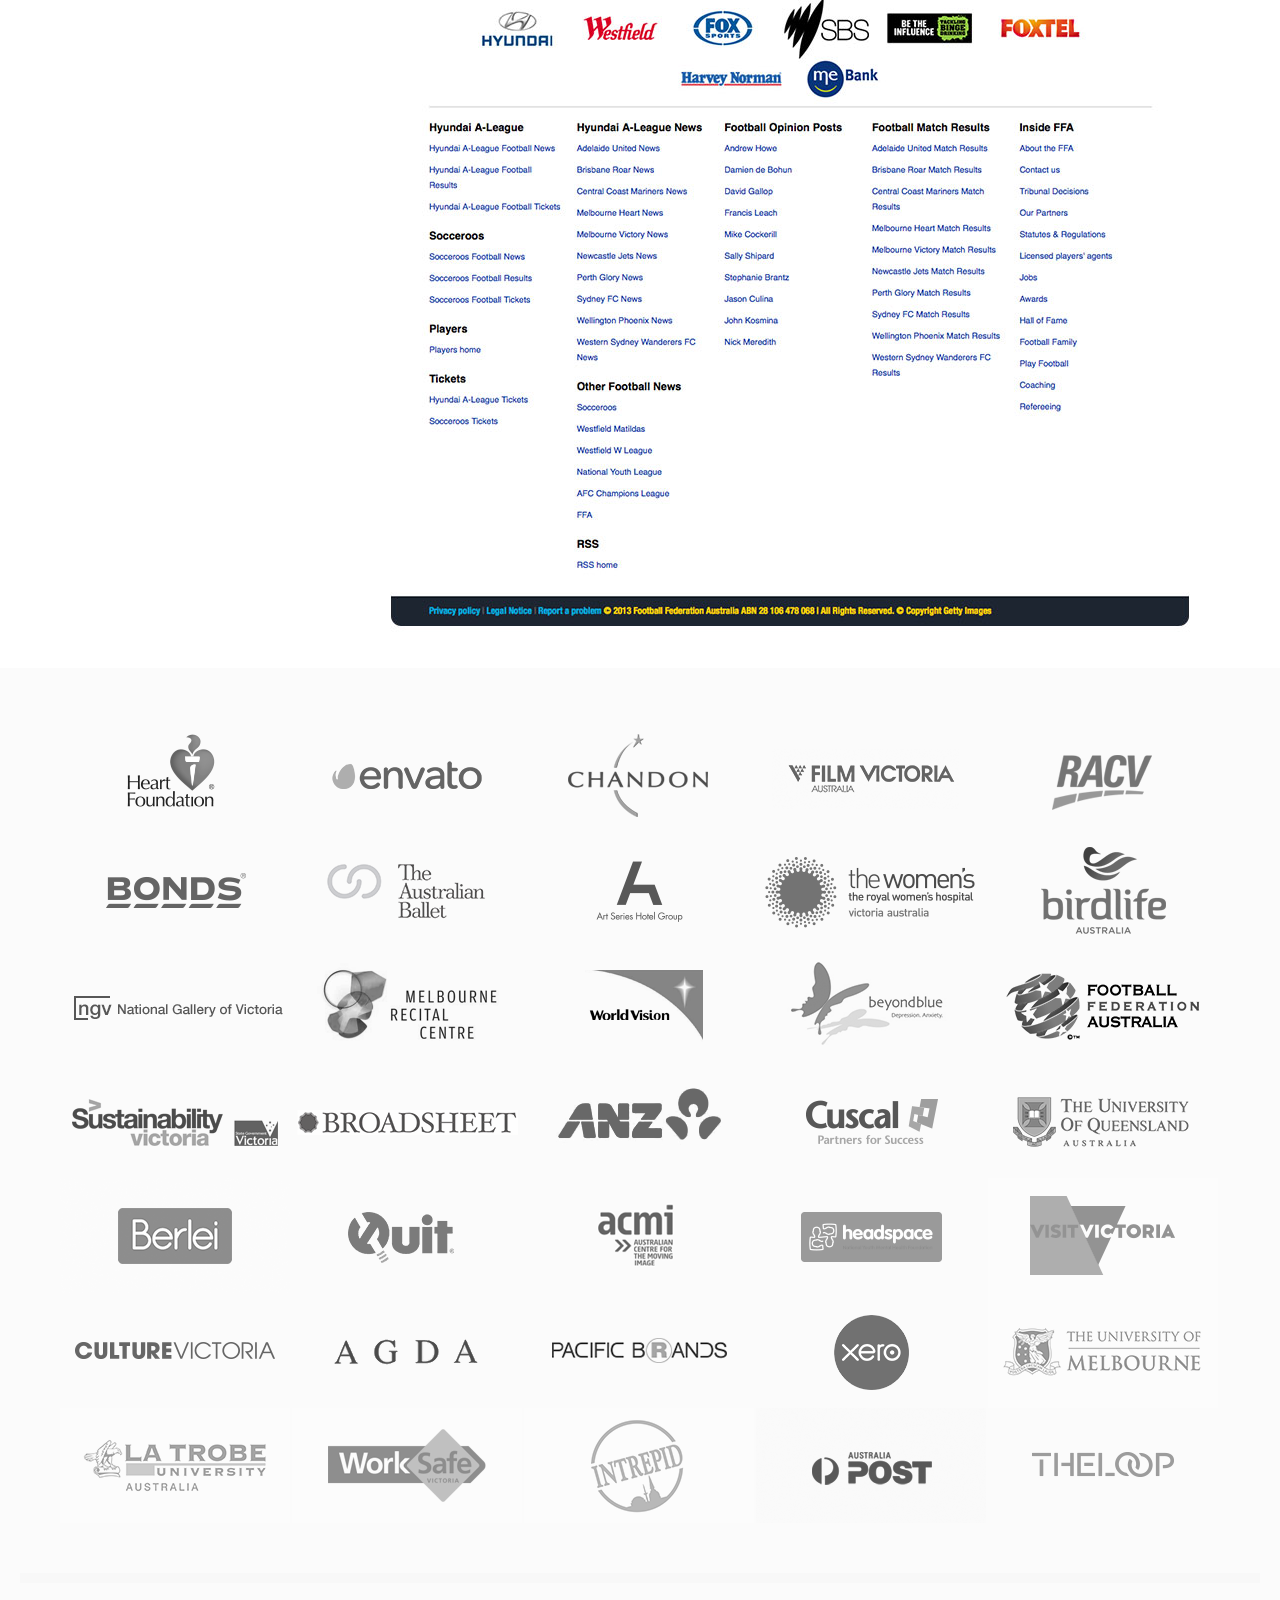
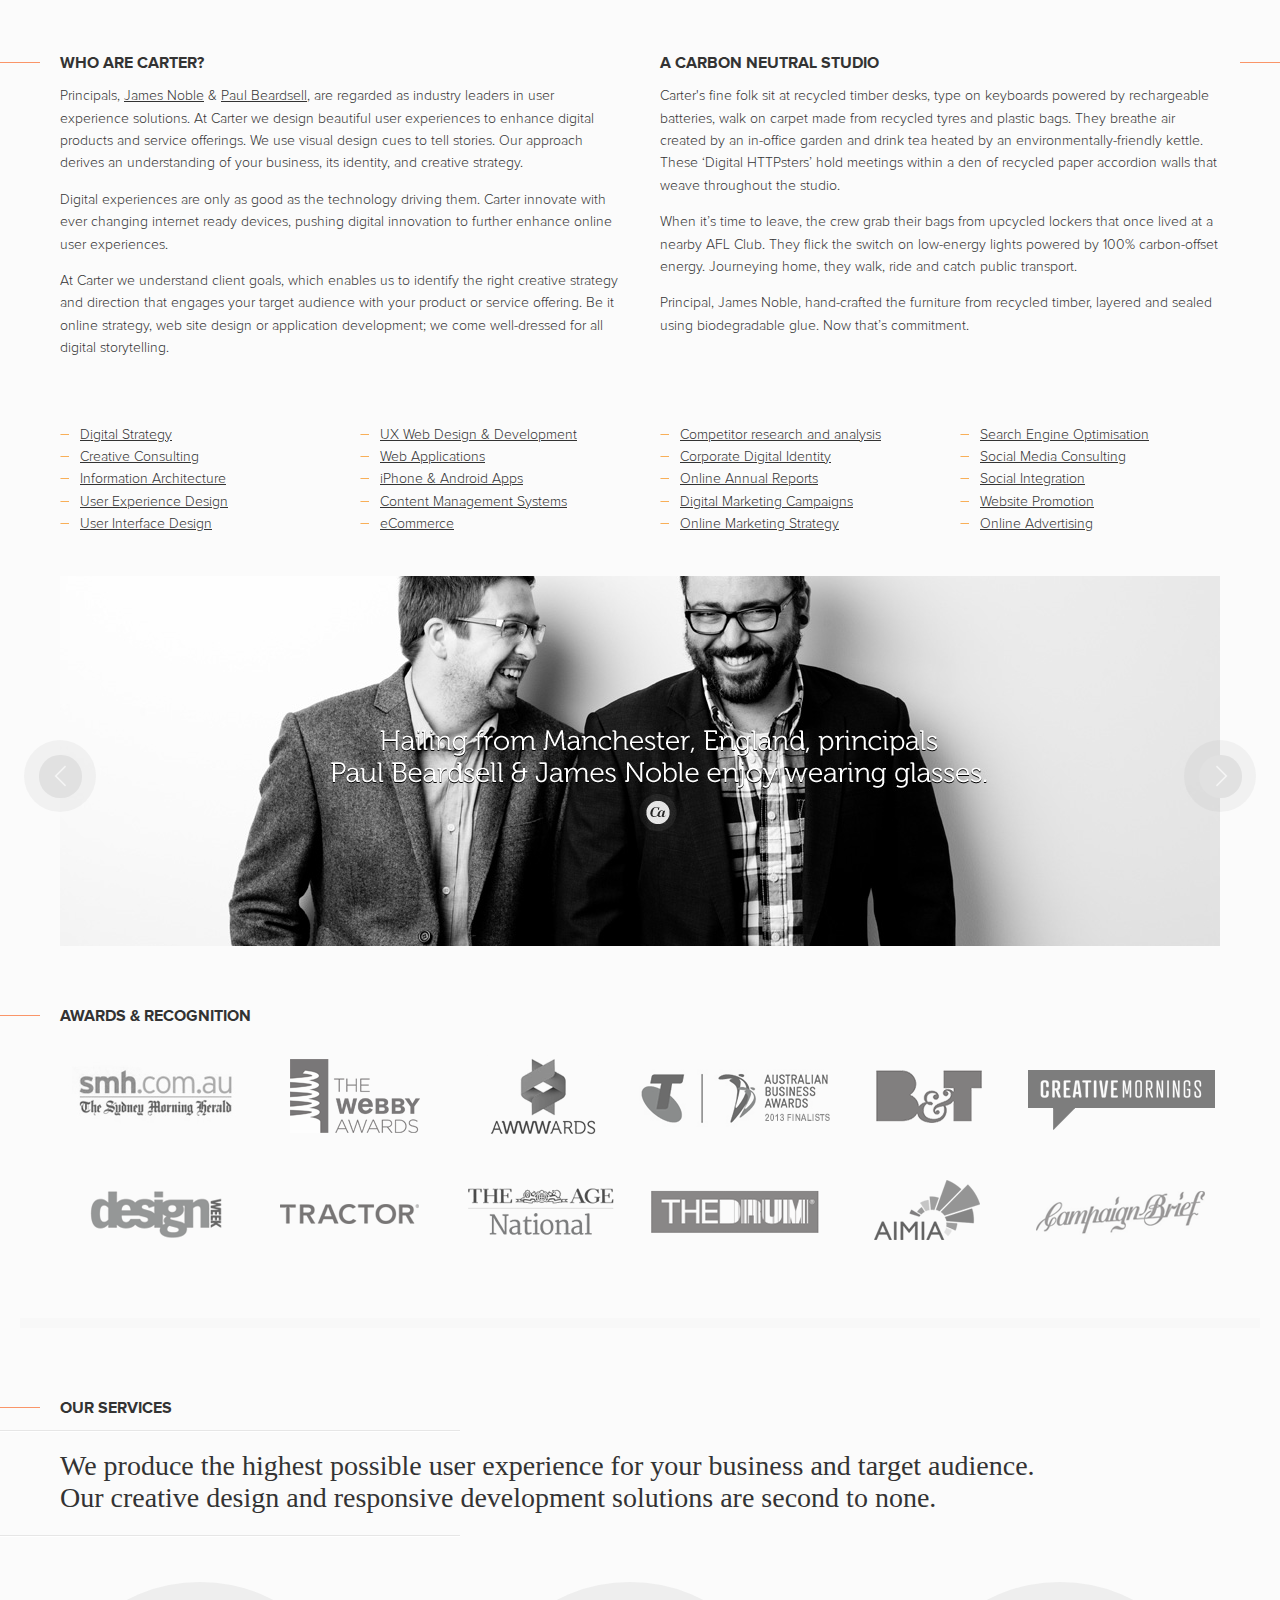
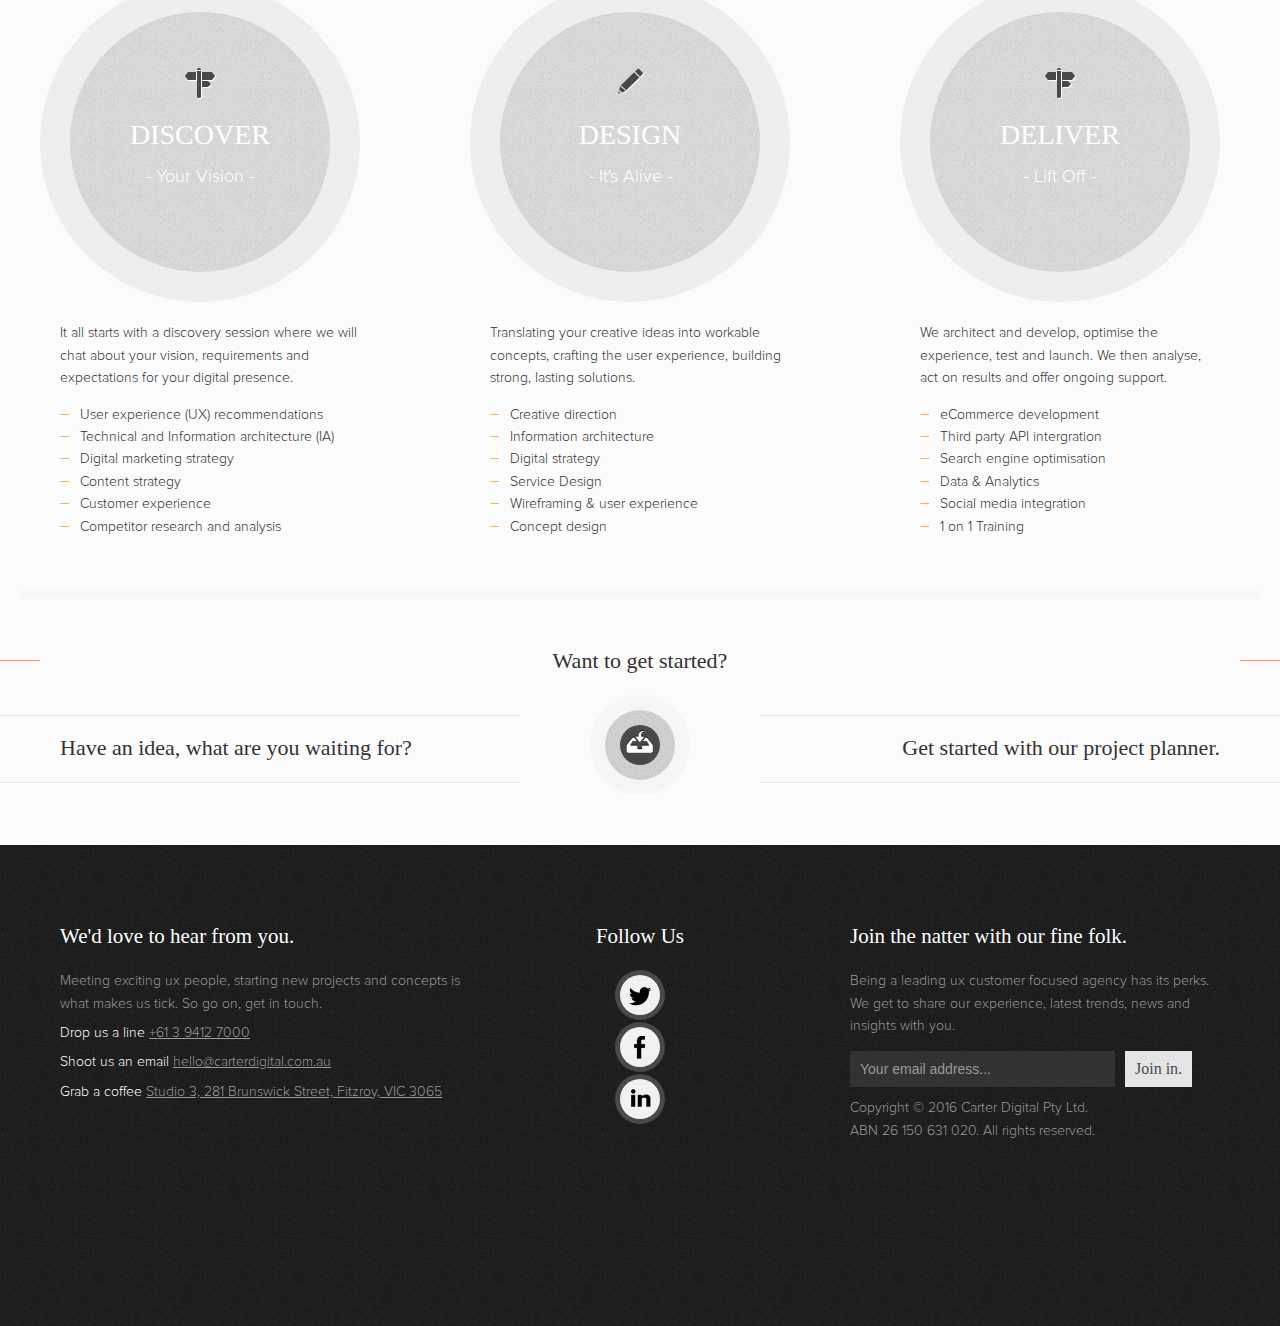
<file: carterdigital.com.au/projects/football-federation-australia-you-power-the-game/index.html>
<!DOCTYPE html>
<!--[if lt IE 7]> <html lang="en" class="no-js ie6 ie"> <![endif]-->
<!--[if IE 7]>    <html lang="en" class="no-js ie7 ie"> <![endif]-->
<!--[if IE 8]>    <html lang="en" class="no-js ie8 ie"> <![endif]-->
<!--[if IE 9]>    <html lang="en" class="no-js ie9 ie"> <![endif]-->
<!--[if IE 10]>   <html lang="en" class="no-js ie10 ie"> <![endif]-->
<html class='no-js' lang='en'>

<!-- Mirrored from carterdigital.com.au/projects/football-federation-australia-you-power-the-game/ by HTTrack Website Copier/3.x [XR&CO'2014], Wed, 29 Jun 2016 02:39:05 GMT -->
<!-- Added by HTTrack --><meta http-equiv="content-type" content="text/html;charset=utf-8" /><!-- /Added by HTTrack -->
<head>
	<meta charset="utf-8" />

	<title>You Power The Game / Carter Digital</title>
	<meta name="keywords" content="Responsive, Football, Federation, Australia, aleague, facebook, api, app, join, youpowerthegame" />
    <meta name="description" content="Facebook api integration to connect fans to the league they love." />

    <meta name="eecache" content="224" />

    <meta name="author" content="Carter Digital - http://www.carterdigital.com.au"/>
    <meta name="robots" content="INDEX,FOLLOW"/>
    <link rel="shortcut icon" href="../../favicon.png" />
    <link rel="apple-touch-icon" href="#" />

    <meta name="viewport" content="width=device-width, maximum-scale=1.0, user-scalable=yes">

	<link rel="stylesheet" href="../../css/styles.css" type="text/css" />

	<link rel="apple-touch-icon" href="../../images/icon-120%402x.png">
	<link rel="apple-touch-icon" sizes="76x76" href="../../images/icon-76%401x.png">
	<link rel="apple-touch-icon" sizes="120x120" href="../../images/icon-120%402x.png">
	<link rel="apple-touch-icon" sizes="152x152" href="../../images/icon-152%402x.png">

	
    <!--[if IE]>
	<link rel="stylesheet" href="/css/ie.css" type="text/css" />
	<![endif]-->

	<!-- <script type="text/javascript" src="https://getfirebug.com/firebug-lite.js"></script> -->
	<!--<script type="text/javascript" src="/js/jquery.validate.js"></script>-->
	<!--<script type="text/javascript" src="/js/jquery.color.js"></script>-->
	<!--<script type="text/javascript" src="js/jquery.animation.easing.js"></script>-->
	<!--<script type="text/javascript" src="/js/jquery.wiggle.js"></script>-->

	<script src="http://use.typekit.com/szm2qoa.js"></script>
	<script>try{Typekit.load();}catch(e){}</script>
	<script>

	  var _gaq = _gaq || [];
	  _gaq.push(['_setAccount', 'UA-20842203-1']);
	  _gaq.push(['_trackPageview']);

	  (function() {
	    var ga = document.createElement('script'); ga.type = 'text/javascript'; ga.async = true;
	    ga.src = ('https:' == document.location.protocol ? 'https://' : 'http://') + 'stats.g.doubleclick.net/dc.js';
	    var s = document.getElementsByTagName('script')[0]; s.parentNode.insertBefore(ga, s);
	  })();

	</script>
</head>
<body>

<div id="custom_header">

<!-- Header Top -->
<div id="header_top">
	<div class="container">
		<p>+61 3 9412 7000 &nbsp;&nbsp;&nbsp;&nbsp;<a href="mailto:hello@carterdigital.com.au">hello@carterdigital.com.au</a></p>
	</div>
</div>

<!-- Header -->
<div id="fake_nav" class="nav">
	<div class="container">
		<ul>
			<li><a data-rel="#folio" href="../../index.html#!/folio">Folio</a></li>
			<li><a data-rel="#about" href="../../index.html#!/about">Who we are</a></li>
			<li><a data-rel="#services" href="../../index.html#!/services">Our Services</a></li>
			<!-- <li><a href="#">Blog</a></li> -->
			<!-- <li><a href="#">Careers</a></li> -->
			<li><a data-rel="#footer" href="../../index.html#!/footer">Contact Us</a></li>
		</ul>
	</div>
	<div class="clear"></div>
</div>
<!-- Header -->

<!-- Hero -->
<div id="header">
	<a id="site_of_the_day" href="http://www.awwwards.com/web-design-awards/carter-digital"></a>
	<div class="container">
		<h3 class="logo">
			<a href="../../index.html#!/header/">
				<img src="../../images/layout/carter-digital-logo.png" alt="carter-digital" />
			</a>
		</h3>
		<h3 id="hero">
			<span class="hero_crop">
				<img src="../../images/layout/digital-httpsters.png" alt="digital-httpsters" width="459" />
			</span>
			<div class="moustache"></div>
		</h3>
		<div class="lines"></div>
		<div class="lines2"></div>
	</div>
</div>
<!-- Hero -->

</div>

<!-- Nav -->
<div id="nav" class="nav">
	<div class="container">
		<h3 class="logo">
			<a href="../../index.html#!/header/">
				<img src="../../images/layout/nav-carter-logo.png" alt="carter-digital" />
			</a>
		</h3>
		<h2>A Carbon Neutral Digital Agency</h2>
		<ul>
			<li><a data-rel="#folio" href="../../index.html#!/folio">Folio</a></li>
			<li><a data-rel="#about" href="../../index.html#!/about">Who we are</a></li>
			<li><a data-rel="#services" href="../../index.html#!/services">Our Services</a></li>
			<!-- <li><a href="#">Blog</a></li> -->
			<!-- <li><a href="#">Careers</a></li> -->
			<li><a data-rel="#footer" href="../../index.html#!/footer">Contact Us</a></li>
		</ul>
	</div>

</div>
<div id="nav_space"><br /></div>
<!-- Nav -->




<div id="folio">
	
	<div class="container">
		<!-- Section Title -->
		<h3><span class="marker"></span>Folio</h3>
		
		<div class="section_heading">
			<div class="inner">
				<h1>A multi-award winning service design, customer & user experience agency. <br />
Creating ideas and products to transform and grow your business.</h1>
			</div>
		</div>
	</div>
	
	
	<!-- Folio Single -->
	<div id="folio_single" class="active">
		
		<div class="container" style="z-index:98">
		
			<div id="folio_nav">
				<a href="../../index.html#!/folio" id="folio_close"><span class="outer"></span><span class="inner"></span></a>
			</div>
			
		</div>
		
		<div id="ajax_load" style="padding:25px 0;">
			<div class="container">
<div class="content">

	<div class="client_meta">
		<!-- <a href="#"><img src="" alt="football-federation-australia-you-power-the-game" /></a> -->
		<h3><span class="marker"></span>You Power The Game</h3>
	</div>

		<div class="quote">
		<div class="line"></div>
		<div class="inner">
		<blockquote>Your work has been fantastic. Thank you, great job.</blockquote>
				</div>
	</div>
	
	<p><a href="http://www.footballaustralia.com.au/"><img alt="" src="../../images/uploads/football-federation-australia-logo.png" style="height:95px; width:275px" /></a></p>

<p><img alt="" src="../../images/uploads/responsive-design.png" style="height:60px; width:250px" /></p>

<h3>OVERVIEW</h3>

<p>Football Federation Australia love their A-League and the passion of their dedicated fans across Australia and New Zealand. The 2013/2014 A-League season campaign focused on how fans <a href="http://twitter.com/search?q=%23powerthegame&amp;src=typd&amp;f=realtime">#PowerTheGame</a> for their favourite A-League Club. The idea was simple, get fans to voice their excitement and dedication across a responsive website and generate reach through Facebook, Twitter and Google Plus.</p>

<h3>CHALLENGE</h3>

<p>Create a user friendly and intuitive platform to allow fans to &#39;connect&#39; with the Power The Game website and comment on how they PowerTheGame. The site needed to be simple and intuitive given the broad audience type so usability for the user interface&nbsp;was key. Given that users were sharing their data with the FFA, we needed to make sure the site visitors felt secure and incentivised.</p>

<h3>SOLUTION</h3>

<p>Utilising Facebook Connect and additional sharing functionality for Twitter and Google+ across a responsive platform.&nbsp; A custom CMS was built to administrate user profiles and approve/moderate comments. The site reached a wide audience and within hours connected with hundreds of A-League fans across Australia and New Zealand.</p>

<h3>SERVICES</h3>

<ul>
	<li>&nbsp;&nbsp; User Experience (UX)</li>
	<li>&nbsp;&nbsp;&nbsp; Information Architecture (IA)</li>
	<li>&nbsp;&nbsp;&nbsp; User Interface Design (UID)</li>
	<li>&nbsp;&nbsp;&nbsp; Responsive Design</li>
	<li>&nbsp;&nbsp;&nbsp; Creative Direction</li>
	<li>&nbsp;&nbsp;&nbsp; Social Media Consulting</li>
	<li>&nbsp;&nbsp;&nbsp; Digital Strategy</li>
	<li>&nbsp;&nbsp;&nbsp; Development</li>
	<li>&nbsp;&nbsp;&nbsp; Content Management Systems</li>
</ul>

	<a id="back_to_top"></a>
</div>

<div class="images">
	
	<div class="image">
		
		<img src="../../images/uploads/we-are-football-aleague.png" alt="" width="800" height="173" />
		
	</div>
	
	<div class="image">
		
		<img src="../../images/uploads/youpowerthegame-iphone.jpg" alt="" width="800" height="1536" />
		
	</div>
	
	<div class="image">
		
		<img src="../../images/uploads/youpowerthegame-a-league-logo.png" alt="" width="800" height="112" />
		
	</div>
	
	<div class="image">
		
		<img src="../../images/uploads/youpowerthegame-browser.jpg" alt="" width="800" height="2771" />
		
	</div>
	
</div>

<div class="clear"></div>
</div>

		</div>
		
	</div>

</div>
<script type="text/javascript">
	(function($){
		$(document).ready(function()
		{
			setTimeout(function(){$('a').unbind('click');}, 50);
		});
	})(jQuery);
</script>




<div class="container">
<div class="section" id="clients">
	
	
	<div class="client">
				<a href="../heart-foundation-of-australia-strategy-customer-and-digital-experience/index.html" style="background-image: url(../../images/uploads/logo-heartfoundation.png);" target="_blank">
			<img src="../../images/uploads/logo-heartfoundation-greyscale.png" alt="The Australian Heart Foundation" />
		</a>
			</div>
	
	<div class="client">
				<a href="../../index.html#!/projects/creative-new-website-for-aussie-start-up-envato/" style="background-image: url(../../images/uploads/logo-envato.png);" target="_blank">
			<img src="../../images/uploads/logo-envato-greyscale.png" alt="Envato" />
		</a>
			</div>
	
	<div class="client">
				<a href="../lvmh-domain-chandon-responsive-digital-website-user-experience/index.html" style="background-image: url(../../images/uploads/logo-chandon.png);" target="_blank">
			<img src="../../images/uploads/logo-chandon-greyscale.png" alt="Domain Chandon" />
		</a>
			</div>
	
	<div class="client">
				<a href="http://www.film.vic.gov.au/" style="background-image: url(../../images/uploads/film-victoria-logo-hover.png);" target="_blank">
			<img src="../../images/uploads/film-victoria-logo.png" alt="Film Victoria" />
		</a>
			</div>
	
	<div class="client">
				<a href="http://www.racv.com.au/" style="background-image: url(../../images/uploads/logo-racv.png);" target="_blank">
			<img src="../../images/uploads/logo-racv-greyscale.png" alt="RACV" />
		</a>
			</div>
	
	<div class="client">
				<a href="../../index.html#!/projects/bonds-digital-customer-experience/" style="background-image: url(../../images/uploads/bonds_logo_hover.png);" target="_blank">
			<img src="../../images/uploads/bonds_logo.png" alt="Bonds Australia" />
		</a>
			</div>
	
	<div class="client">
				<a href="https://www.australianballet.com.au/" style="background-image: url(../../images/uploads/logo-australianballet-hover.png);" target="_blank">
			<img src="../../images/uploads/logo-australianballet.png" alt="The Australian Ballet" />
		</a>
			</div>
	
	<div class="client">
				<a href="../../index.html#!/projects/art-series-hotel-group-user-experience-design-and-development/" style="background-image: url(../../images/uploads/artseries-hotels-logo-hover.png);" target="_blank">
			<img src="../../images/uploads/artseries-hotels-logo.png" alt="The Art Series Hotel Group" />
		</a>
			</div>
	
	<div class="client">
				<a href="../../index.html#!/projects/responsive-website-design-of-the-royal-womens-hospital-melbourne/" style="background-image: url(../../images/uploads/the-royal-womens-hospital.png);" target="_blank">
			<img src="../../images/uploads/the-royal-womens-hospital-hover.png" alt="The Woman's Hospital" />
		</a>
			</div>
	
	<div class="client">
				<a href="../../index.html#!/projects/birdlife-australia/" style="background-image: url(../../images/uploads/birdlife-logo-hover.png);" target="_blank">
			<img src="../../images/uploads/birdlife-logo.png" alt="Birdlife Austalia" />
		</a>
			</div>
	
	<div class="client">
				<a href="../../index.html#!/projects/ngv-melbourne-now-responsive-website-android-and-ios-apps/" style="background-image: url(../../images/uploads/national-gallery-victoria-hover.png);" target="_blank">
			<img src="../../images/uploads/national-gallery-victoria.png" alt="National Gallery Victoria" />
		</a>
			</div>
	
	<div class="client">
				<a href="http://www.melbournerecital.com.au/" style="background-image: url(../../images/uploads/recital_centre_logo_hover.png);" target="_blank">
			<img src="../../images/uploads/recital_centre_logo.png" alt="Melbourne Recital Centre" />
		</a>
			</div>
	
	<div class="client">
				<a href="../../index.html#!/projects/world-vision/" style="background-image: url(../../images/uploads/world-vision-hover.png);" target="_blank">
			<img src="../../images/uploads/world-vision.png" alt="World Vision Australia" />
		</a>
			</div>
	
	<div class="client">
				<a href="https://www.beyondblue.org.au/" style="background-image: url(../../images/uploads/logos-beyond-blue-hover.png);" target="_blank">
			<img src="../../images/uploads/logos-beyond-blue.png" alt="Beyond Blue" />
		</a>
			</div>
	
	<div class="client">
				<a href="../../index.html#!/projects/football-federation-australia-you-power-the-game" style="background-image: url(../../images/uploads/ffa-logo.png);" target="_blank">
			<img src="../../images/uploads/ffa-logo-bw.png" alt="Football Federation Australia" />
		</a>
			</div>
	
	<div class="client">
				<a href="http://www.vic.gov.au/" style="background-image: url(../../images/uploads/sustainability-victoria-logo-hover.png);" target="_blank">
			<img src="../../images/uploads/sustainability-victoria-logo.png" alt="Sustainability / State Gov Victoria" />
		</a>
			</div>
	
	<div class="client">
				<a href="http://www.broadsheet.com.au/melbourne/food-and-drink/article/moran-cato-building-basement-rooftop" style="background-image: url(../../images/uploads/broadsheet-logo-hover.png);" target="_blank">
			<img src="../../images/uploads/broadsheet-logo.png" alt="Broadsheet Sydney and Melbourne" />
		</a>
			</div>
	
	<div class="client">
				<a href="http://www.anz.com.au/" style="background-image: url(../../images/uploads/anz-logo-hover.png);" target="_blank">
			<img src="../../images/uploads/anz-logo.png" alt="ANZ Bank" />
		</a>
			</div>
	
	<div class="client">
				<a href="https://www.cuscal.com.au/mobile-payments" style="background-image: url(../../images/uploads/cuscal_logo_hover.png);" target="_blank">
			<img src="../../images/uploads/cuscal_logo.png" alt="Cuscal Australia" />
		</a>
			</div>
	
	<div class="client">
				<a href="http://gci.uq.edu.au/" style="background-image: url(../../images/uploads/queensland-university-gci-logo-hover.png);" target="_blank">
			<img src="../../images/uploads/queensland-university-gci-logo.png" alt="Queensland University / Global Change Institute" />
		</a>
			</div>
	
	<div class="client">
				<a href="../../index.html#!/projects/berlei-the-ultimate-increase-in-ecommerce-conversion-optimisation/" style="background-image: url(../../images/uploads/berlei-logo-hover.gif);" target="_blank">
			<img src="../../images/uploads/berlei-logo.gif" alt="Berlei Australia" />
		</a>
			</div>
	
	<div class="client">
				<a href="http://www.quit.org.au/" style="background-image: url(../../images/uploads/quit-victoria-logo-hover.png);" target="_blank">
			<img src="../../images/uploads/quit-victoria-logo.png" alt="Quit Victoria" />
		</a>
			</div>
	
	<div class="client">
				<a href="../../index.html#!/projects/acmi-gamemasters" style="background-image: url(../../images/uploads/acmi-logo-hover.png);" target="_blank">
			<img src="../../images/uploads/acmi-logo.png" alt="ACMI" />
		</a>
			</div>
	
	<div class="client">
				<a href="../../index.html#!/projects/the-fifth-army-headspace-cotton-on-foundation/" style="background-image: url(../../images/uploads/headspace-logo-hover.png);" target="_blank">
			<img src="../../images/uploads/headspace-logo-clients.png" alt="Headspace" />
		</a>
			</div>
	
	<div class="client">
				<a href="http://www.visitvictoria.com/" style="background-image: url(../../images/uploads/logo-visit-victoria.png);" target="_blank">
			<img src="../../images/uploads/logo-visit-victoria-bw.png" alt="Visit Victoria" />
		</a>
			</div>
	
	<div class="client">
				<a href="../../index.html#!/projects/culture-victoria-150-years-of-historical-content/" style="background-image: url(../../images/uploads/cv_logo_hover.png);" target="_blank">
			<img src="../../images/uploads/cv_logo.png" alt="Culture Victoria" />
		</a>
			</div>
	
	<div class="client">
				<a href="http://www.agda.com.au/" style="background-image: url(../../images/uploads/agda-logo-hover.png);" target="_blank">
			<img src="../../images/uploads/agda-logo.png" alt="Australian Graphic Design Association" />
		</a>
			</div>
	
	<div class="client">
				<a href="http://www.pacificbrands.com.au/" style="background-image: url(../../images/uploads/pacific_brands_logo_hover.png);" target="_blank">
			<img src="../../images/uploads/pacific_brands_logo.png" alt="Pacific Brands Pty Ltd" />
		</a>
			</div>
	
	<div class="client">
				<a href="https://www.xero.com/au" style="background-image: url(../../images/uploads/xero-accounting-logo-hover.png);" target="_blank">
			<img src="../../images/uploads/xero-accounting-logo.png" alt="Xero: Accounting Software & Online Bookkeeping" />
		</a>
			</div>
	
	<div class="client">
				<a href="http://www.unimelb.edu.au/" style="background-image: url(../../images/uploads/logo-university-melbourne.png);" target="_blank">
			<img src="../../images/uploads/logo-university-melbourne-bw.png" alt="University of Melbourne" />
		</a>
			</div>
	
	<div class="client">
				<a href="http://www.latrobe.edu.au/" style="background-image: url(../../images/uploads/logo-latrobe-university.png);" target="_blank">
			<img src="../../images/uploads/logo-latrobe-university-bw.png" alt="Latrobe University" />
		</a>
			</div>
	
	<div class="client">
				<a href="http://www.worksafe.vic.gov.au/" style="background-image: url(../../images/uploads/logo-worksafe.png);" target="_blank">
			<img src="../../images/uploads/logo-worksafe-bw.png" alt="Worksafe Victoria" />
		</a>
			</div>
	
	<div class="client">
				<a href="http://www.intrepidtravel.com/" style="background-image: url(../../images/uploads/logo-intrepid-travel.png);" target="_blank">
			<img src="../../images/uploads/logo-intrepid-travel-bw.png" alt="Intrepid Travel" />
		</a>
			</div>
	
	<div class="client">
				<a href="http://www.auspost.com.au/" style="background-image: url(../../images/uploads/australia-post-logo-hover.png);" target="_blank">
			<img src="../../images/uploads/australia-post-logo.png" alt="Australia Post" />
		</a>
			</div>
	
	<div class="client">
				<a href="../../index.html#!/projects/the-loop-ux-design/" style="background-image: url(../../images/uploads/the-loop-logo-hover.png);" target="_blank">
			<img src="../../images/uploads/the-loop-logo.png" alt="The Loop" />
		</a>
			</div>
	
	<div class="clear"></div>
	
</div>
</div>




<div class="section_mask" id="about_mask">
<div class="container">
<div class="section" id="about">

	
	<div class="col_6">
		<h3>Who are Carter?</h3>

<p>Principals, <a href="http://www.linkedin.com/in/mrjamesnoble" target="_blank" title="LinkedIn Profile">James Noble</a> &amp; <a href="http://twitter.com/#!/paulbeardsell" target="_blank" title="@paulbeardsell">Paul Beardsell</a>, are regarded as industry leaders in user experience solutions. At Carter we design beautiful user experiences to enhance digital products and service offerings. We use visual design cues to tell stories. Our approach derives an understanding of your business, its identity, and creative strategy.</p>

<p>Digital experiences are only as good as the technology driving them. Carter innovate with ever changing internet ready devices, pushing digital innovation to further enhance online user experiences.</p>

<p>At Carter we understand client goals, which enables us to identify the right creative strategy and direction that engages your target audience with your product or service offering. Be it online strategy, web site design or application development; we come well-dressed for all digital storytelling.</p>
	</div>
	<div class="col_6 last">
		<h3>A carbon neutral studio</h3>

<p>Carter&#39;s fine folk sit at recycled timber desks, type on keyboards powered by rechargeable batteries, walk on carpet made from recycled tyres and plastic bags. They breathe air created by an in-office garden and drink tea heated by an environmentally-friendly kettle. These &lsquo;Digital HTTPsters&rsquo; hold meetings within a den of recycled paper accordion walls that weave throughout the studio.</p>

<p>When it&rsquo;s time to leave, the crew grab their bags from upcycled lockers that once lived at a nearby AFL Club. They flick the switch on low-energy lights powered by 100% carbon-offset energy. Journeying home, they walk, ride and catch public transport.</p>

<p>Principal, James Noble, hand-crafted the furniture from recycled timber, layered and sealed using biodegradable glue. Now that&rsquo;s commitment.&nbsp;</p>
	</div>
	

	<div class="clear" style="height:50px;"><br /></div>


	
	<div class="col_3">
		<ul>
	<li><a href="../../index.html#!/projects/birdlife-australia/" target="_self">Digital Strategy</a></li>
	<li><a href="../../index.html#!/services">Creative Consulting</a></li>
	<li><a href="../../index.html#!/projects/birdlife-australia/">Information Architecture</a></li>
	<li><a href="../../index.html#!/folio">User Experience Design</a></li>
	<li><a href="../../index.html#!/projects/chocolate-tailors/">User Interface Design</a></li>
</ul>
	</div>
	<div class="col_3">
		<ul>
	<li><a href="../../index.html#!/folio">UX Web Design &amp; Development</a></li>
	<li><a href="../../index.html#!/projects/pt-manager-pro/">Web Applications</a></li>
	<li><a href="../../index.html#!/projects/iprimus/" target="_self">iPhone &amp; Android Apps</a></li>
	<li><a href="http://expressionengine.com/" target="_blank">Content Management Systems</a></li>
	<li><a href="../../index.html#!/projects/chocolate-tailors/" target="_self">eCommerce</a></li>
</ul>
	</div>
	<div class="col_3">
		<ul>
	<li><a href="../../index.html#!/projects/tandem-partners/">Competitor research and analysis</a></li>
	<li><a href="../../index.html#!/projects/anz-shareholder-corporate-responsibility-review/">Corporate Digital Identity</a></li>
	<li><a href="../../index.html#!/projects/anz-shareholder-corporate-responsibility-review/" target="_self" title="Online Annual Report">Online Annual Reports</a></li>
	<li><a href="../../index.html#!/projects/football-federation-australia-you-power-the-game/" target="_blank">Digital Marketing Campaigns</a></li>
	<li><a href="../../index.html#!/projects/acmi-gamemasters/">Online Marketing Strategy</a></li>
</ul>
	</div>
	<div class="col_3 last">
		<ul>
	<li><a href="https://www.google.com.au/search?q=ux+design+melbourne" target="_blank">Search Engine Optimisation</a></li>
	<li><a href="../../index.html#!/projects/adioso/">Social Media Consulting</a></li>
	<li><a href="http://www.smk.net.au/" target="_blank">Social Integration</a></li>
	<li><a href="../../index.html#!/projects/acmi-gamemasters/">Website Promotion</a></li>
	<li><a href="../broadsheet-mobile/index.html" target="_blank">Online Advertising</a></li>
</ul>
	</div>
	


	<div class="clear"></div>

	<div id="slider">
		<a id="slider_prev" href="#"><span class="outer"></span><span class="inner"></span></a>
		<a id="slider_next" href="#"><span class="outer"></span><span class="inner"></span></a>
		<div class="mask">
			<div class="slides">
				
				<div class="slide">
					<img src="../../images/uploads/web-design-and-development.jpg" alt="UX Melbourne website design and development" />
				</div>
				
				<div class="slide">
					<img src="../../images/uploads/slider_1.jpg" alt="Digital strategies and UX creative solutions." />
				</div>
				
				<div class="slide">
					<img src="../../images/uploads/ux-digital-strategies.jpg" alt="User experience digital strategies" />
				</div>
				
				<div class="slide">
					<img src="../../images/uploads/award-winning-ux-agency.jpg" alt="Award winning UX agency in Melbourne" />
				</div>
				
				<div class="slide">
					<img src="../../images/uploads/user-experience-design.jpg" alt="Think of creative user experience as ergonomics for your eyeballs." />
				</div>
				
			</div>
		</div>
	</div>

	<div class="clear"><br /></div>

</div>
</div>
</div>

	
<div class="section_mask" id="awards_mask">
<div class="container">
<div class="section" id="awards">
	
	<!-- Section Title -->
	<h3><span class="marker"></span>Awards & Recognition</h3>
	
				
	
	<div class="award">
				<a href="http://www.smh.com.au/business" style="background-image: url(../../images/uploads/sydney-morning-herald-logo.jpg);" target="_blank">
			<img src="../../images/uploads/sydney-morning-herald-bw-logo.jpg" alt="Sydney Morning Herald, Business and Technology" />
		</a>
			</div>
	
	<div class="award">
				<a href="http://www.webbyawards.com/winners/2014/mobile-apps/handheld-devices/events-handheld-devices/melbourne-now/" style="background-image: url(../../images/uploads/the-webby-awards-logo-hover.png);" target="_blank">
			<img src="../../images/uploads/the-webby-awards-logo.png" alt="The Webby Awards 2014" />
		</a>
			</div>
	
	<div class="award">
				<a href="http://www.awwwards.com/the-voting-for-the-site-and-the-agency-of-the-year-2011-starts-now.html" style="background-image: url(../../images/uploads/awwwards-logo-hover.png);" target="_blank">
			<img src="../../images/uploads/awwwards-logo.png" alt="World site and agency of the year nomination" />
		</a>
			</div>
	
	<div class="award">
				<a href="http://www.telstrabusinessawards.com/highlights/2013-finalists/vic-440.aspx" style="background-image: url(../../images/uploads/telsta-business-of-the-year-award-hover.png);" target="_blank">
			<img src="../../images/uploads/telsta-business-of-the-year-award.png" alt="Telstra Business of the Year Awards" />
		</a>
			</div>
	
	<div class="award">
				<a href="http://www.bandt.com.au/news/creative/the-loop-gets-set-to-invade-the-uk" style="background-image: url(../../images/uploads/bandt-logo-hover.png);" target="_blank">
			<img src="../../images/uploads/bandt-logo.png" alt="Bandt" />
		</a>
			</div>
	
	<div class="award">
				<a href="https://vimeo.com/67861870" style="background-image: url(../../images/uploads/creative-mornings-logo-hover.png);" target="_blank">
			<img src="../../images/uploads/creative-mornings-logo.png" alt="Talk at the Melbourne chapter of CreativeMornings" />
		</a>
			</div>
	
	<div class="award">
				<a href="http://www.designweek.co.uk/carter-digital-designs-linkedin-for-creatives-site-the-dots/" style="background-image: url(../../images/uploads/logo-designweek.png);" target="_blank">
			<img src="../../images/uploads/logo-designweek-bw.png" alt="Design Week" />
		</a>
			</div>
	
	<div class="award">
				<a href="http://www.tractor.edu.au/course/industry-digital-design" style="background-image: url(../../images/uploads/logo-tractor-design.png);" target="_blank">
			<img src="../../images/uploads/logo-tractor-design-bw.png" alt="Tractor Design School" />
		</a>
			</div>
	
	<div class="award">
				<a href="http://www.theage.com.au/national/education/state-of-the-art-how-victoria-is-developing-its-design-courses-and-credentials-20150826-gj8d69.html" style="background-image: url(../../images/uploads/logo-theage.png);" target="_blank">
			<img src="../../images/uploads/logo-theage-bw.png" alt="The Age National" />
		</a>
			</div>
	
	<div class="award">
				<a href="http://www.thedrum.com/news/2014/09/25/net-porter-vice-facebook-and-more-sign-launch-brands-new-linkedin-creatives-platform" style="background-image: url(../../images/uploads/logo-thedrum.png);" target="_blank">
			<img src="../../images/uploads/logo-thedrum-bw.png" alt="The Drum UK" />
		</a>
			</div>
	
	<div class="award">
				<a href="http://www.aimia.com.au/community-news/notice-of-election-aimia-national-committee" style="background-image: url(../../images/uploads/logo-aimia.png);" target="_blank">
			<img src="../../images/uploads/logo-aimia-bw.png" alt="AIMIA" />
		</a>
			</div>
	
	<div class="award">
				<a href="http://www.campaignbrief.com/2015/01/aussie-underwear-label-bonds-r.html" style="background-image: url(../../images/uploads/logo-campaignbrief.png);" target="_blank">
			<img src="../../images/uploads/logo-campaignbrief-bw.png" alt="Campaign Brief" />
		</a>
			</div>
	
	<div class="clear"></div>
	
</div>
</div>
</div>


<div class="section_mask" id="service_mask">
<div class="container">
<div class="section" id="services">
	
	<!-- Section Title -->
	<h3><span class="marker"></span>Our Services</h3>
	
	<div class="section_heading">
		<div class="inner">
			<h2>We produce the highest possible user experience for your business and target audience.<br />
Our creative design and responsive development solutions are second to none.</h2>
		</div>
	</div>
		
		
	<!-- Services -->
	
	<div class="service ">
		
		<div class="circle_holder">
		<div class="circle">
			<div class="inner">
				<div class="icon discover"></div>
				<h2>Discover</h2>
				<p>- Your Vision -</p>
			</div>
		</div>
		</div>
		<p>It all starts with a discovery session where&nbsp;we will chat about your vision, requirements and expectations for your digital presence.</p>

<ul>
	<li>User experience (UX) recommendations</li>
	<li>Technical and Information architecture (IA)</li>
	<li>Digital marketing strategy</li>
	<li>Content strategy</li>
	<li>Customer experience&nbsp;</li>
	<li>Competitor research and analysis</li>
</ul>
		
	</div>
	
	<div class="service ">
		
		<div class="circle_holder">
		<div class="circle">
			<div class="inner">
				<div class="icon design"></div>
				<h2>Design</h2>
				<p>- It's Alive -</p>
			</div>
		</div>
		</div>
		<p>Translating your creative ideas into workable concepts, crafting the user experience, building strong, lasting solutions.</p>

<ul>
	<li>Creative direction</li>
	<li>Information architecture</li>
	<li>Digital strategy</li>
	<li>Service Design</li>
	<li>Wireframing &amp; user experience</li>
	<li>Concept design</li>
</ul>
		
	</div>
	
	<div class="service last">
		
		<div class="circle_holder">
		<div class="circle">
			<div class="inner">
				<div class="icon deliver"></div>
				<h2>Deliver</h2>
				<p>- Lift Off -</p>
			</div>
		</div>
		</div>
		<p>We architect and develop, optimise the experience, test and launch. We then analyse, act on results and offer ongoing support.</p>

<ul>
	<li>eCommerce development</li>
	<li>Third party API intergration</li>
	<li>Search engine optimisation</li>
	<li>Data &amp; Analytics</li>
	<li>Social media integration</li>
	<li>1 on 1 Training</li>
</ul>
		
	</div>
	
	
	<div class="clear"></div>
	
</div>
</div>
</div>




<div id="get_started_wrapper">
<div class="container">
<div class="section last" id="get_started">
	
	<h2 class="hero"><span class="marker nom"></span>Want to get started?<span class="marker right"></span></h2>
	
	<div class="section_heading left">
		<div class="inner">
			<h2>Have an idea, what are you waiting for?</h2>
		</div>
	</div>
	
	<div class="section_heading right">
		<div class="inner">
			<h2>Get started with our project planner.</h2>
		</div>
	</div>
	
	<a class="download" href="#">
		<div class="outer"></div>
		<div class="inner"></div>
		<div class="icon download"></div>
	</a>

	<div class='getStartedForm'>
		<form action="http://login.simplesend.com.au/t/r/s/tryuxd/" method="post">
			<h2>Enter your email address to download our Project Planner</h2>
			<label for="fieldEmail">Email</label><br />
			<input id="fieldEmail" name="cm-tryuxd-tryuxd" type="email" required placeholder="Email Address"/>

			<button type="submit" data-file="http://carterdigital.com.au/images/uploads/carter-digital-project-planner.doc" target="_blank" onClick="javascript: _gaq.push(['_trackPageview', '/downloads/project_planner']);">Download</button>
		</form>
		<div class='overlay'></div>
	</div>

</div>
</div>
</div>




<div id="footer">
	<div class="container">

		<div class="col_contact">
			<h2>We&#39;d love to hear from you.</h2>

<p>Meeting exciting ux people, starting new projects and concepts is what makes us tick. So go on, get in touch.</p>

<p><strong>Drop us a line</strong> <a href="tel:+61394127000">+61 3 9412 7000</a></p>

<p><strong>Shoot us an email</strong> <a href="mailto:hello@carterdigital.com.au">hello@carterdigital.com.au</a></p>

<p><strong>Grab a coffee</strong>&nbsp;<a href="http://bit.ly/httpstershq" target="_blank">Studio 3, 281 Brunswick Street, Fitzroy, VIC 3065</a></p>
			<!--  -->
		</div>

		<div class="col_follow">
			<h2>Follow Us</h2>
			<a class="circle_button twitter" href="http://twitter.com/#!/_carterdigital" target="_blank">
				<span class="outer"></span>
				<span class="inner">Twitter</span>
			</a>
			<a class="circle_button facebook" href="http://www.facebook.com/CarterDigital" target="_blank">
				<span class="outer"></span>
				<span class="inner">Facebook</span>
			</a>
			<a class="circle_button linkedin" href="http://www.linkedin.com/company/carter-digital" target="_blank">
				<span class="outer"></span>
				<span class="inner">LinkedIn</span>
			</a>
		</div>

		<div class="col_join">
			<h2>Join the natter with our fine folk.</h2>

<p>Being a leading ux customer focused agency has its perks. We get to share our experience, latest trends, news and insights with you.</p>
			<form action="http://login.simplesend.com.au/t/r/s/ptlitj/" method="post" id="subForm">
				<input type="text" name="cm-ptlitj-ptlitj" id="ptlitj-ptlitj" value="Your email address..." onFocus="if (this.value==this.defaultValue){this.value=''};" onBlur="if (this.value==''){this.value=this.defaultValue};" />
				<input type="submit" value="Join in." />
			</form>

			<p class="meta">Copyright &copy; 2016 Carter Digital Pty Ltd.<br />
			ABN 26 150 631 020. All rights reserved.<!--<a href="">Terms & Conditions</a> | <a href="">Privacy Policy</a>--></p>
		</div>

		<div class="clear"></div>

	</div>
</div>

<script src="http://ajax.googleapis.com/ajax/libs/jquery/1.7/jquery.min.js"></script>
<script>window.jQuery || document.write('<script src="../../js/jquery-1.7.min.js"><\/script>')</script>

<script src="../../js/compiled.js"></script>

<script>(function() {
  var _fbq = window._fbq || (window._fbq = []);
  if (!_fbq.loaded) {
    var fbds = document.createElement('script');
    fbds.async = true;
    fbds.src = 'http://connect.facebook.net/en_US/fbds.js';
    var s = document.getElementsByTagName('script')[0];
    s.parentNode.insertBefore(fbds, s);
    _fbq.loaded = true;
  }
})();
window._fbq = window._fbq || [];
window._fbq.push(['track', '6014210340266', {'value':'0.01','currency':'AUD'}]);
</script>

<noscript><img height="1" width="1" alt="" style="display:none" src="https://www.facebook.com/tr?ev=6014210340266&amp;cd[value]=0.01&amp;cd[currency]=AUD&amp;noscript=1" /></noscript>

</body>

<!-- Mirrored from carterdigital.com.au/projects/football-federation-australia-you-power-the-game/ by HTTrack Website Copier/3.x [XR&CO'2014], Wed, 29 Jun 2016 02:39:06 GMT -->
</html>
</file>
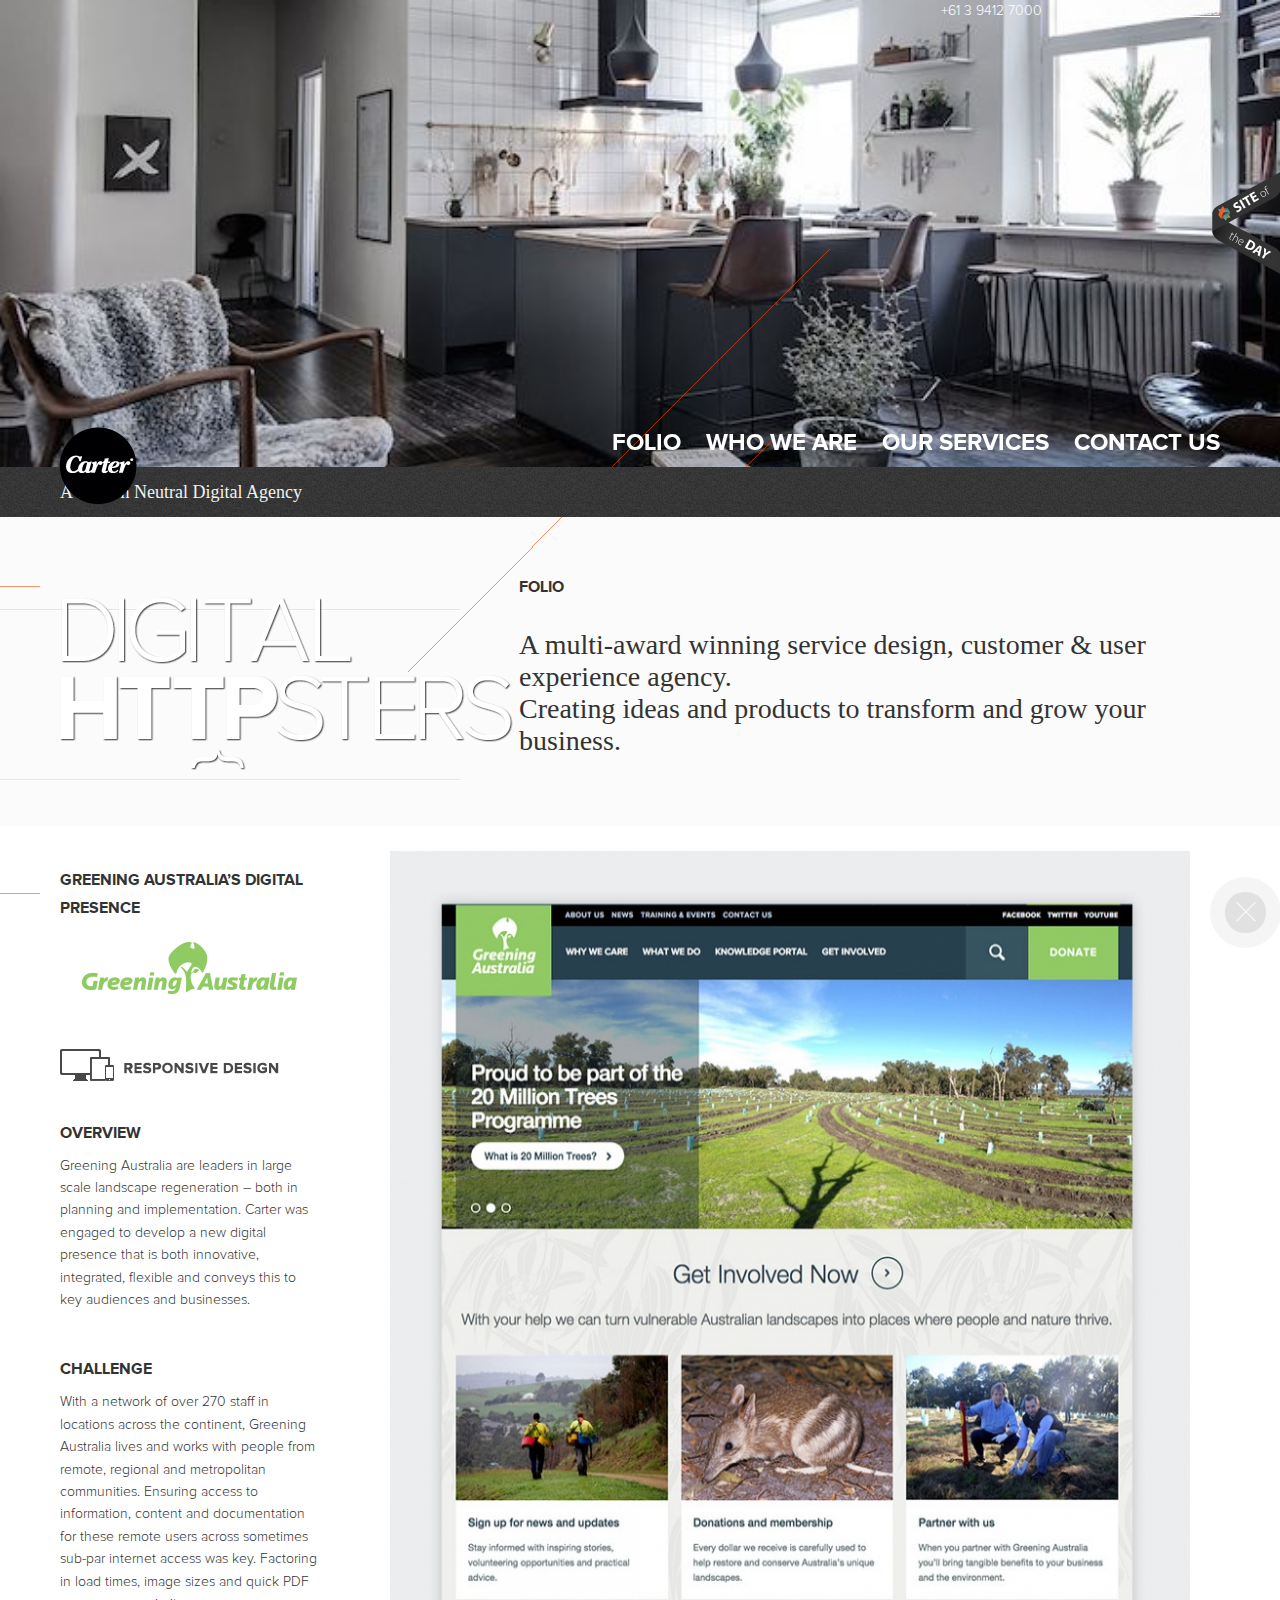
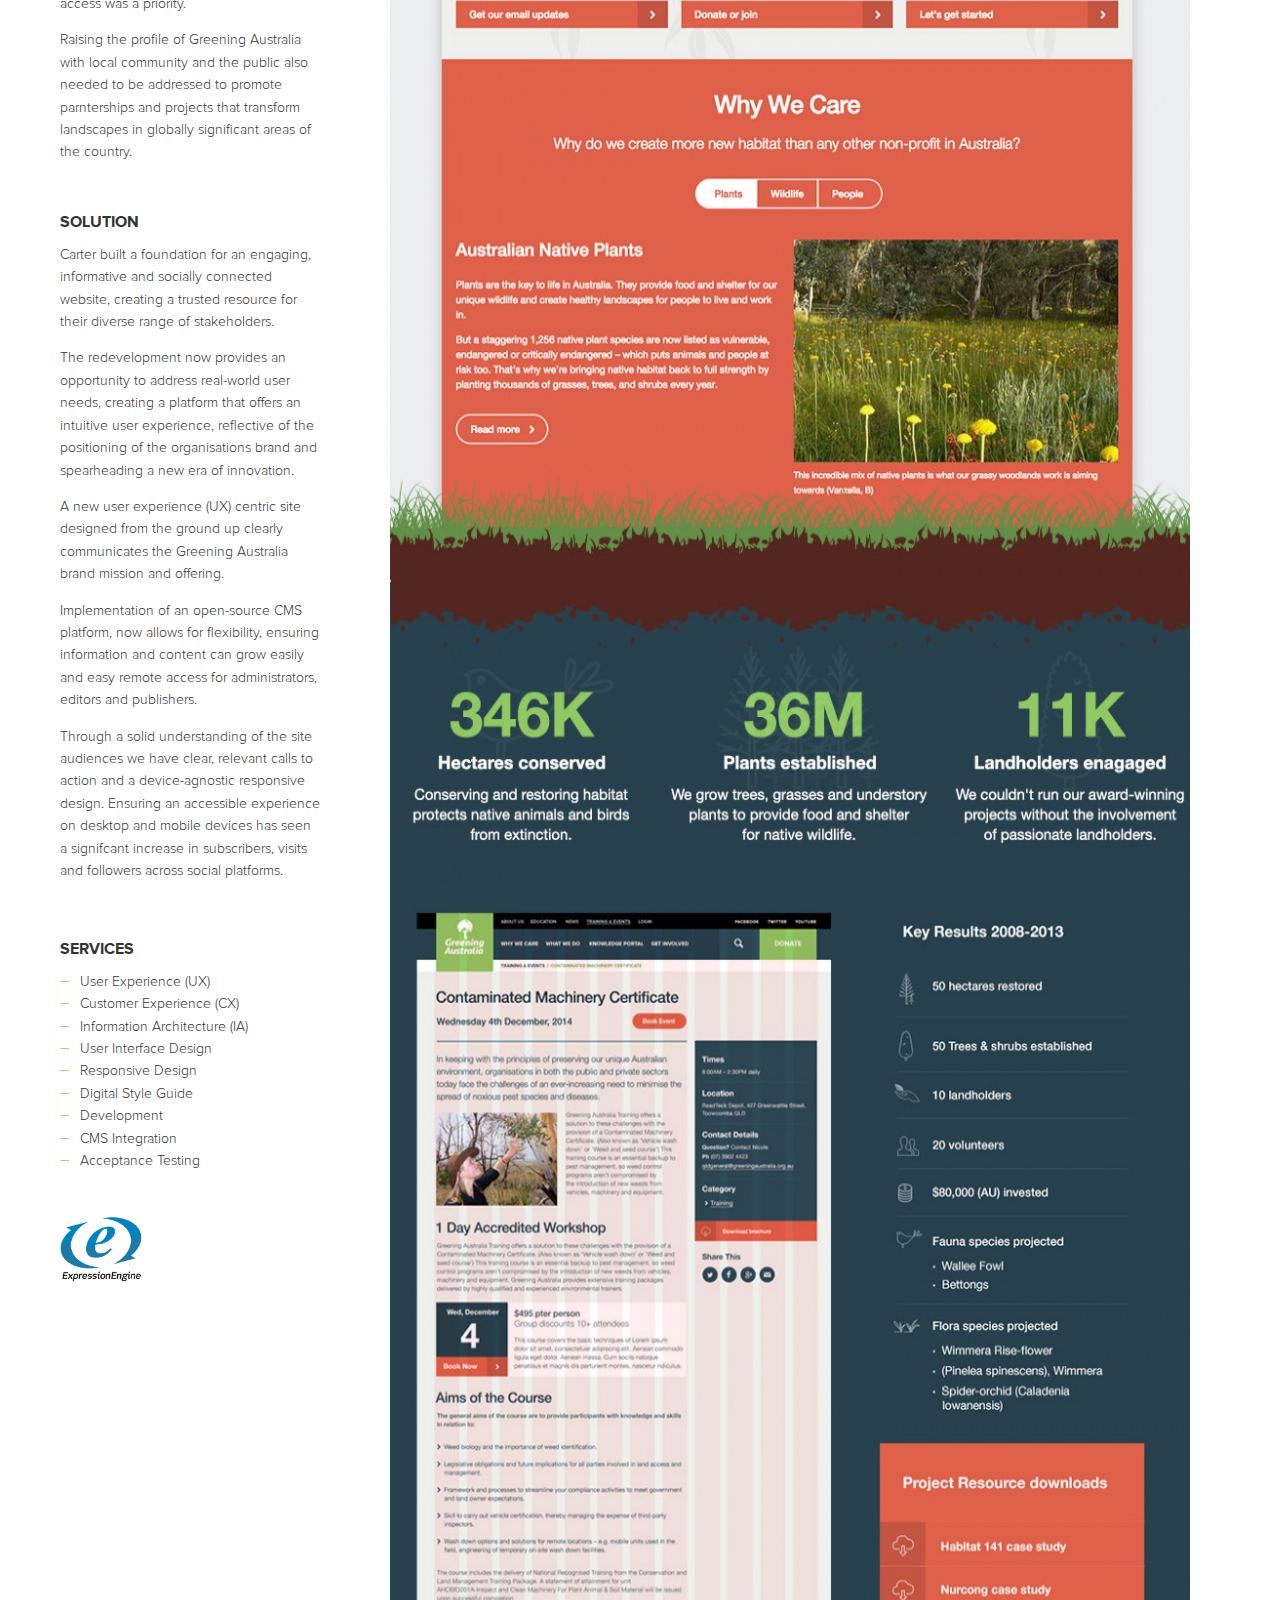
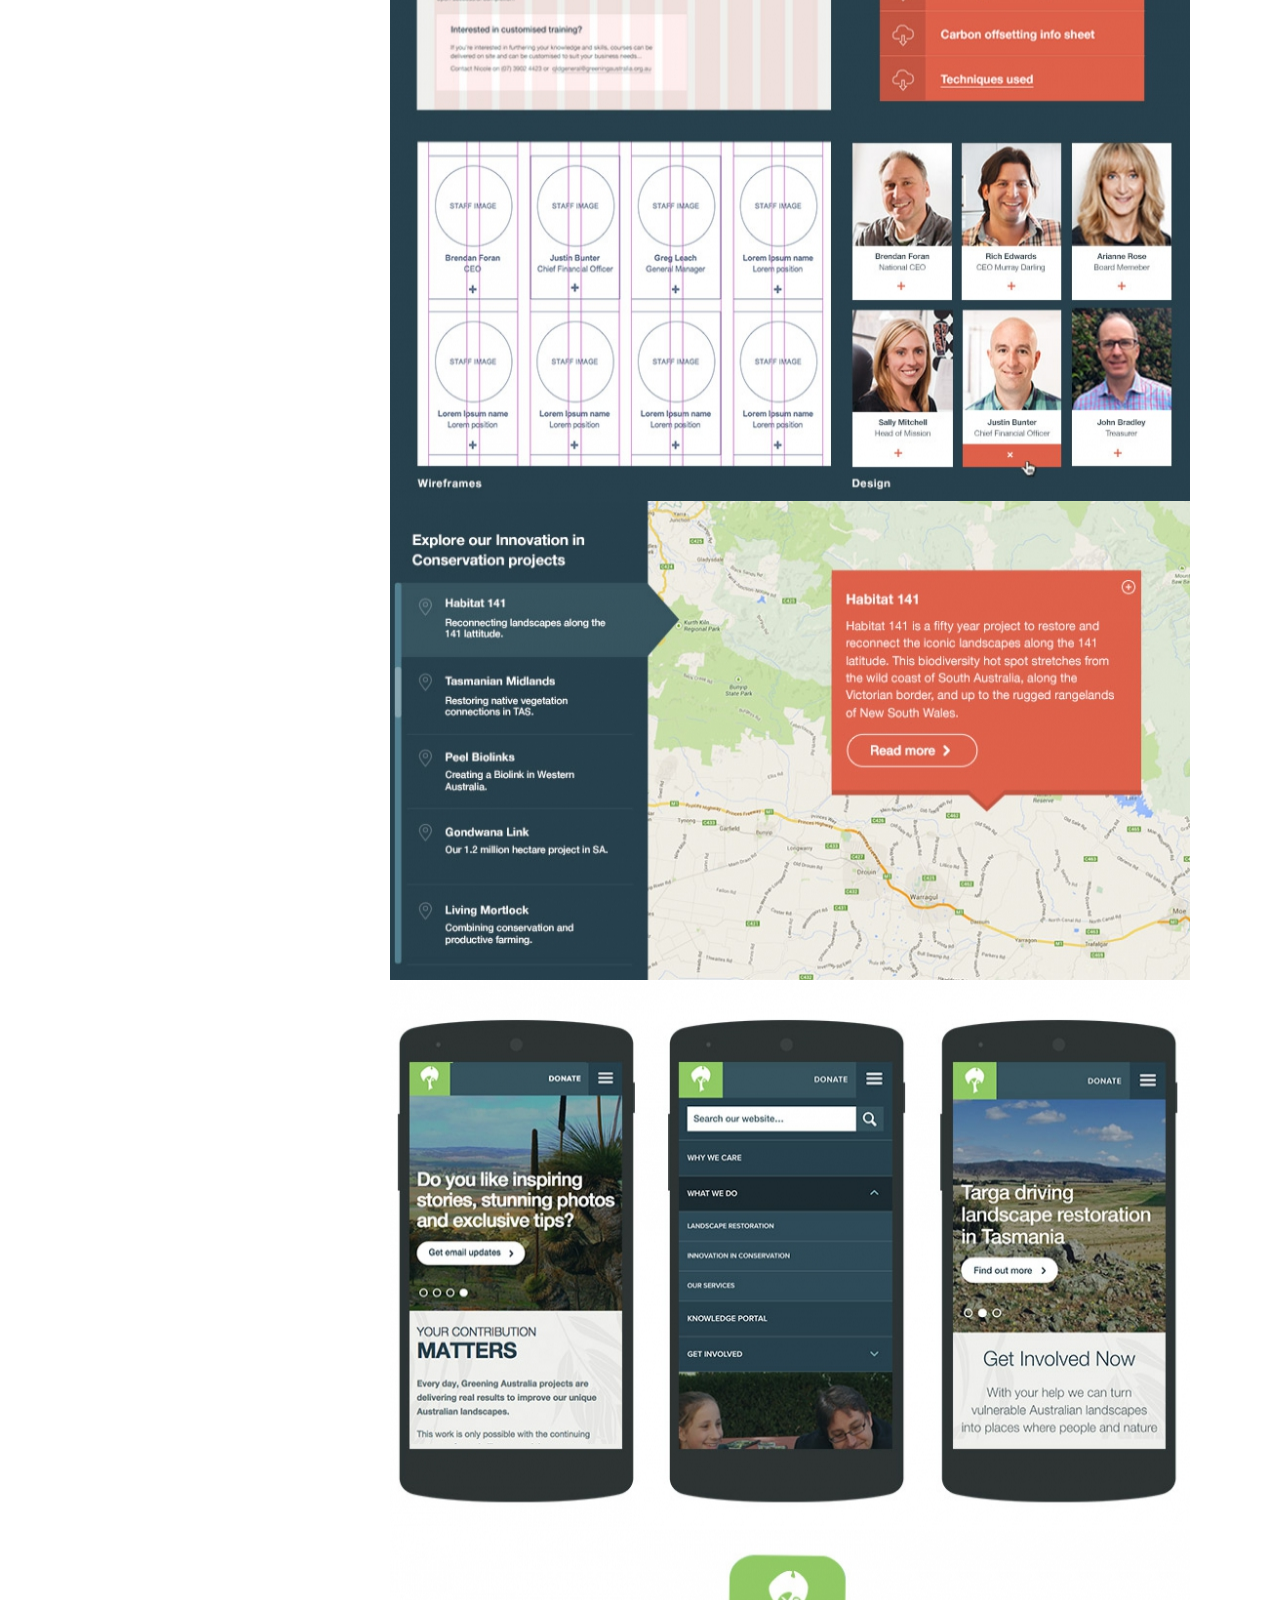
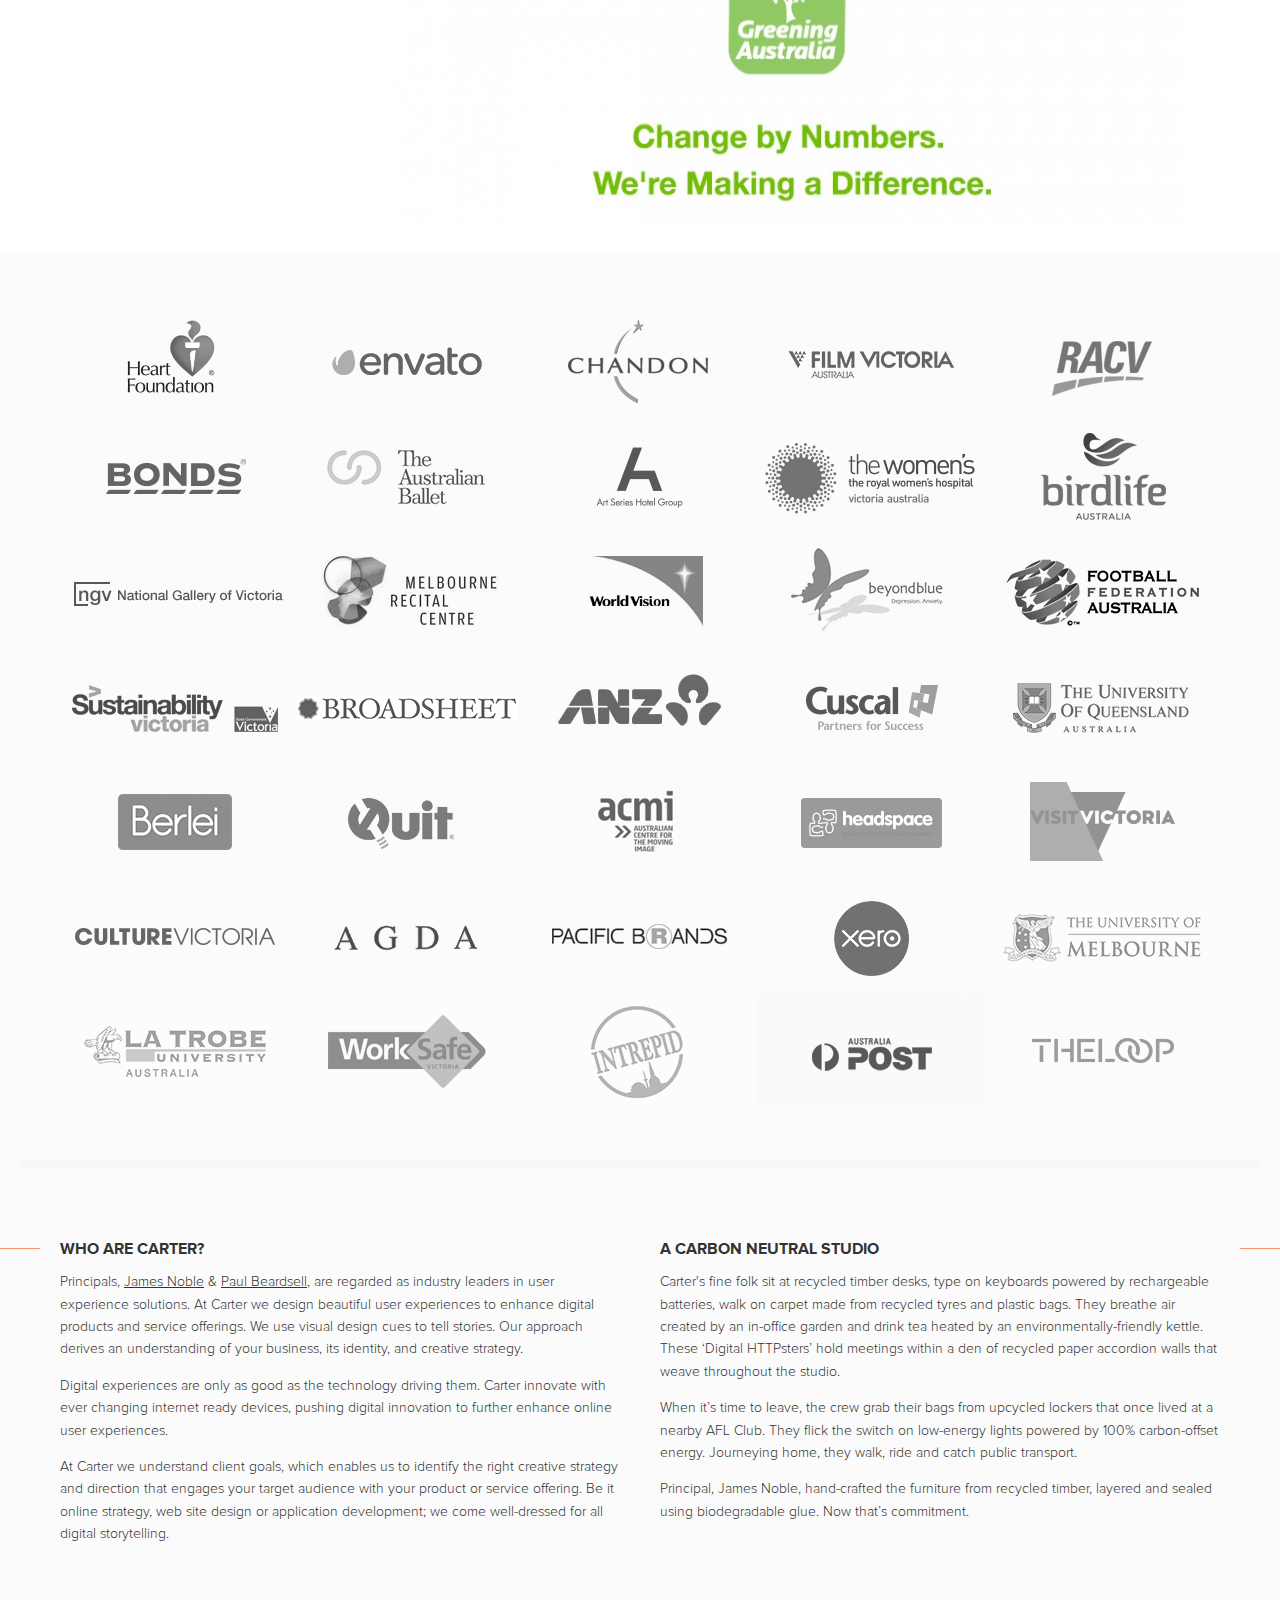
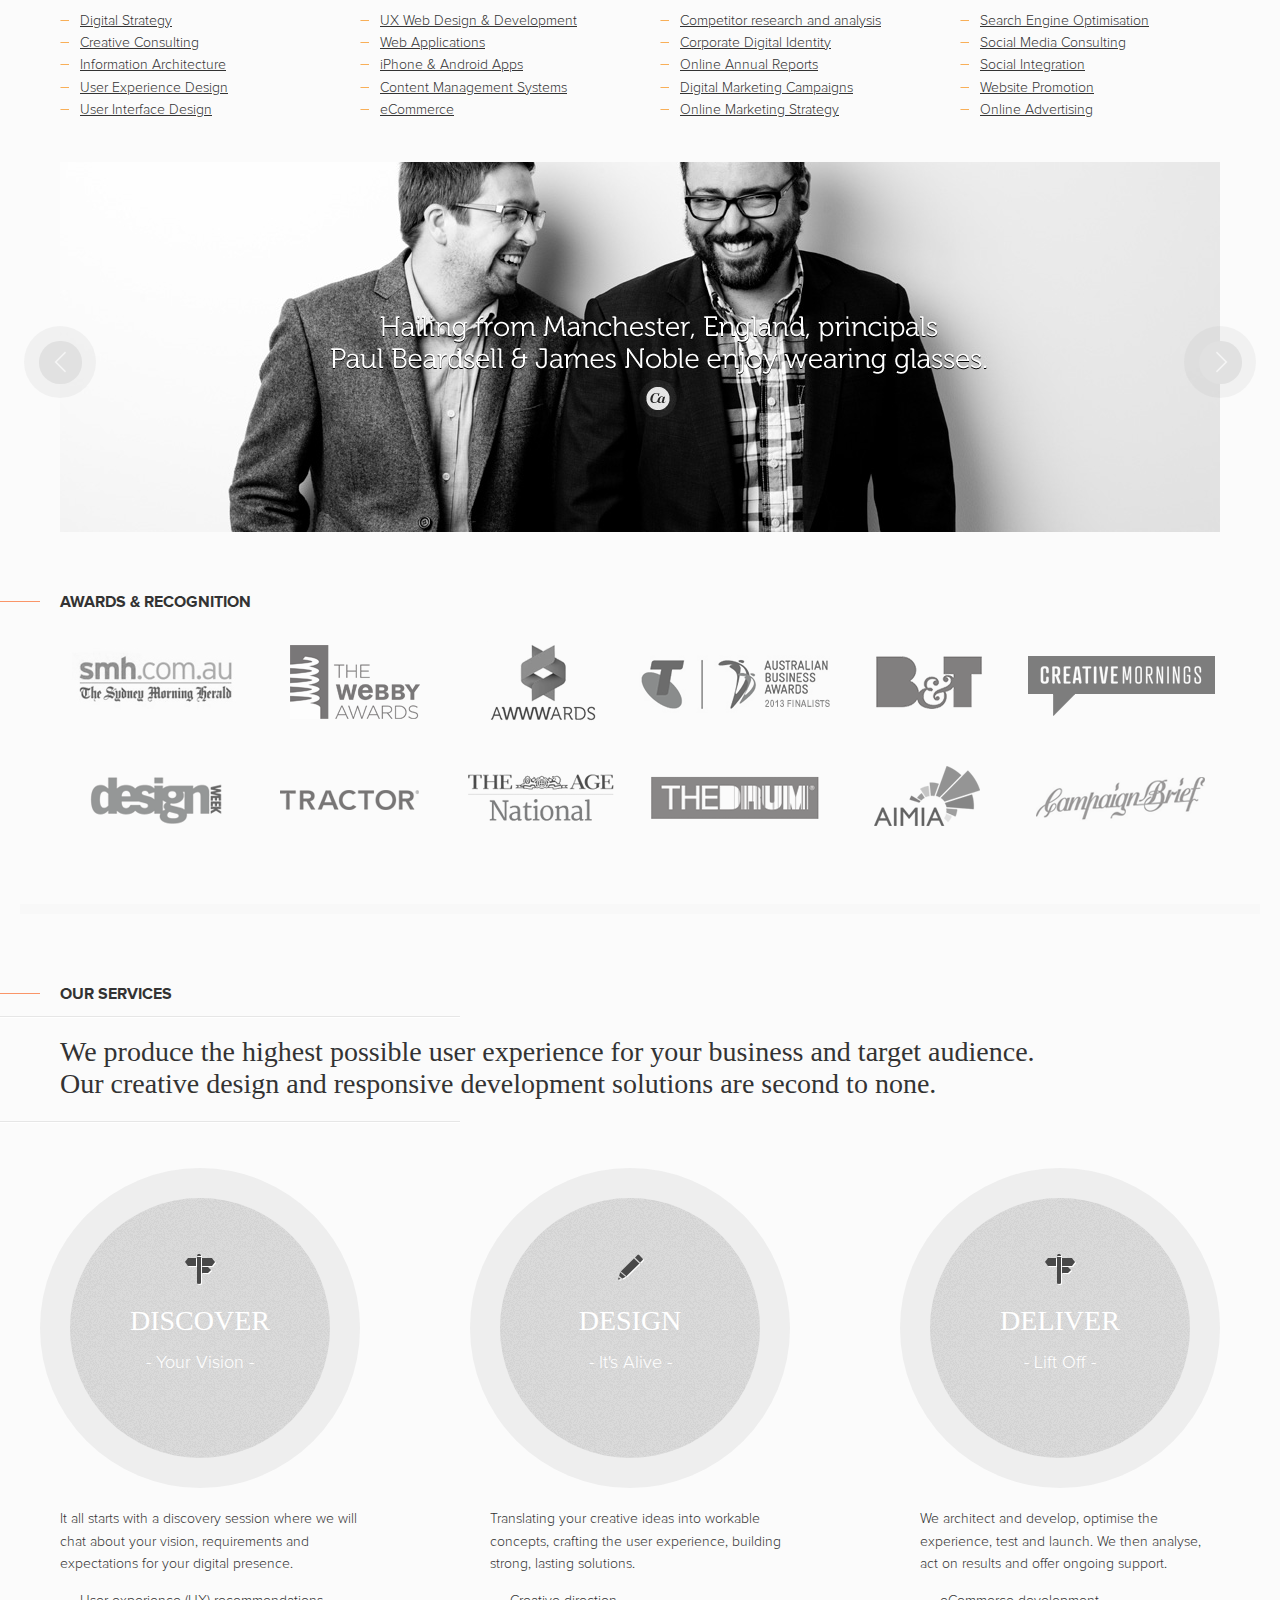
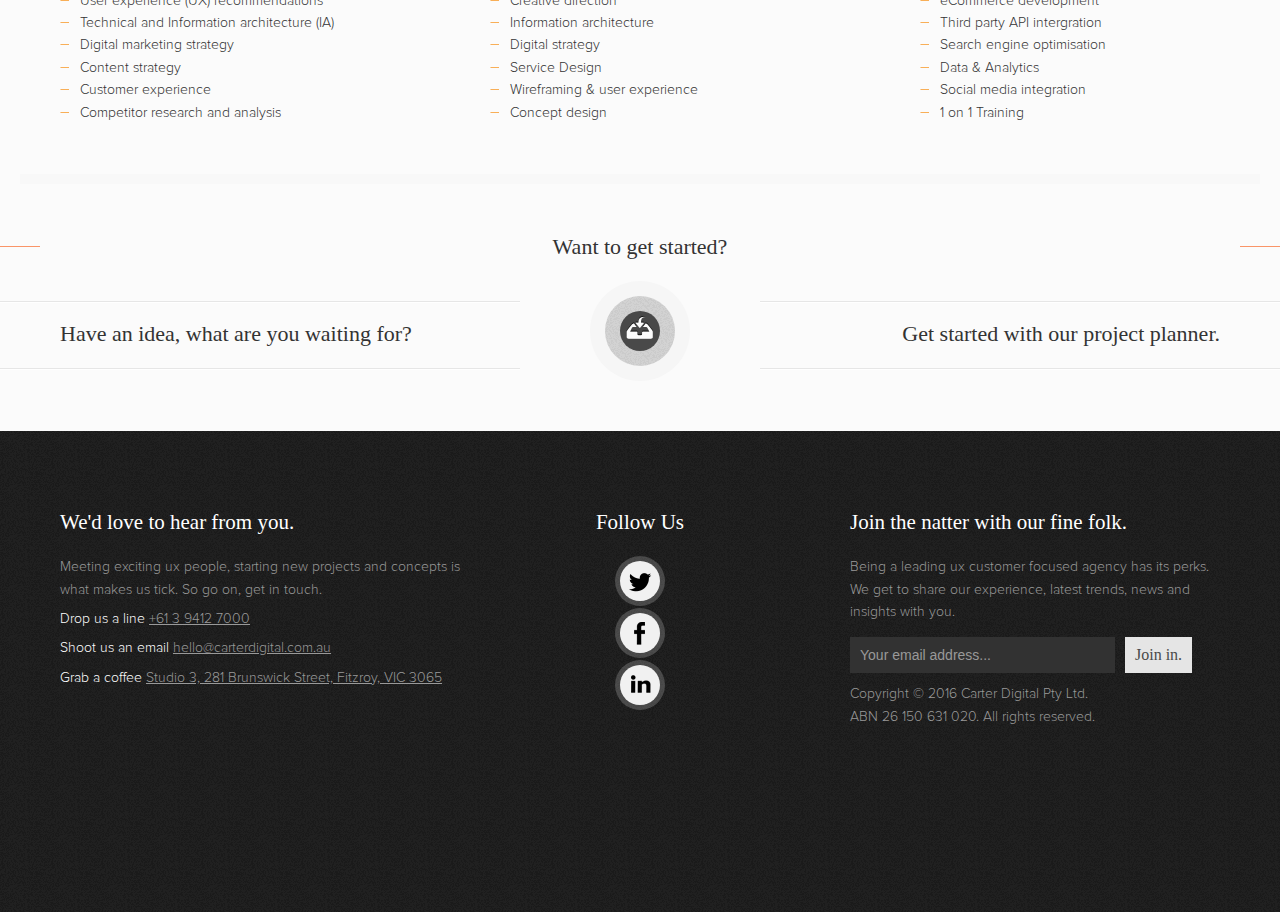
<file: carterdigital.com.au/projects/greening-australia-digital-presence-and-responsive-website/index.html>
<!DOCTYPE html>
<!--[if lt IE 7]> <html lang="en" class="no-js ie6 ie"> <![endif]-->
<!--[if IE 7]>    <html lang="en" class="no-js ie7 ie"> <![endif]-->
<!--[if IE 8]>    <html lang="en" class="no-js ie8 ie"> <![endif]-->
<!--[if IE 9]>    <html lang="en" class="no-js ie9 ie"> <![endif]-->
<!--[if IE 10]>   <html lang="en" class="no-js ie10 ie"> <![endif]-->
<html class='no-js' lang='en'>

<!-- Mirrored from carterdigital.com.au/projects/greening-australia-digital-presence-and-responsive-website/ by HTTrack Website Copier/3.x [XR&CO'2014], Wed, 29 Jun 2016 02:39:07 GMT -->
<!-- Added by HTTrack --><meta http-equiv="content-type" content="text/html;charset=utf-8" /><!-- /Added by HTTrack -->
<head>
	<meta charset="utf-8" />

	<title>Greening Australia&#8217;s Digital Presence / Carter Digital</title>
	<meta name="keywords" content="environment, digital, landscape, user, experience, customer, remote, services, design, styleguide" />
    <meta name="description" content="A digital world helping the real world environment" />

    <meta name="eecache" content="224" />

    <meta name="author" content="Carter Digital - http://www.carterdigital.com.au"/>
    <meta name="robots" content="INDEX,FOLLOW"/>
    <link rel="shortcut icon" href="../../favicon.png" />
    <link rel="apple-touch-icon" href="#" />

    <meta name="viewport" content="width=device-width, maximum-scale=1.0, user-scalable=yes">

	<link rel="stylesheet" href="../../css/styles.css" type="text/css" />

	<link rel="apple-touch-icon" href="../../images/icon-120%402x.png">
	<link rel="apple-touch-icon" sizes="76x76" href="../../images/icon-76%401x.png">
	<link rel="apple-touch-icon" sizes="120x120" href="../../images/icon-120%402x.png">
	<link rel="apple-touch-icon" sizes="152x152" href="../../images/icon-152%402x.png">

	
    <!--[if IE]>
	<link rel="stylesheet" href="/css/ie.css" type="text/css" />
	<![endif]-->

	<!-- <script type="text/javascript" src="https://getfirebug.com/firebug-lite.js"></script> -->
	<!--<script type="text/javascript" src="/js/jquery.validate.js"></script>-->
	<!--<script type="text/javascript" src="/js/jquery.color.js"></script>-->
	<!--<script type="text/javascript" src="js/jquery.animation.easing.js"></script>-->
	<!--<script type="text/javascript" src="/js/jquery.wiggle.js"></script>-->

	<script src="http://use.typekit.com/szm2qoa.js"></script>
	<script>try{Typekit.load();}catch(e){}</script>
	<script>

	  var _gaq = _gaq || [];
	  _gaq.push(['_setAccount', 'UA-20842203-1']);
	  _gaq.push(['_trackPageview']);

	  (function() {
	    var ga = document.createElement('script'); ga.type = 'text/javascript'; ga.async = true;
	    ga.src = ('https:' == document.location.protocol ? 'https://' : 'http://') + 'stats.g.doubleclick.net/dc.js';
	    var s = document.getElementsByTagName('script')[0]; s.parentNode.insertBefore(ga, s);
	  })();

	</script>
</head>
<body>

<div id="custom_header">

<!-- Header Top -->
<div id="header_top">
	<div class="container">
		<p>+61 3 9412 7000 &nbsp;&nbsp;&nbsp;&nbsp;<a href="mailto:hello@carterdigital.com.au">hello@carterdigital.com.au</a></p>
	</div>
</div>

<!-- Header -->
<div id="fake_nav" class="nav">
	<div class="container">
		<ul>
			<li><a data-rel="#folio" href="../../index.html#!/folio">Folio</a></li>
			<li><a data-rel="#about" href="../../index.html#!/about">Who we are</a></li>
			<li><a data-rel="#services" href="../../index.html#!/services">Our Services</a></li>
			<!-- <li><a href="#">Blog</a></li> -->
			<!-- <li><a href="#">Careers</a></li> -->
			<li><a data-rel="#footer" href="../../index.html#!/footer">Contact Us</a></li>
		</ul>
	</div>
	<div class="clear"></div>
</div>
<!-- Header -->

<!-- Hero -->
<div id="header">
	<a id="site_of_the_day" href="http://www.awwwards.com/web-design-awards/carter-digital"></a>
	<div class="container">
		<h3 class="logo">
			<a href="../../index.html#!/header/">
				<img src="../../images/layout/carter-digital-logo.png" alt="carter-digital" />
			</a>
		</h3>
		<h3 id="hero">
			<span class="hero_crop">
				<img src="../../images/layout/digital-httpsters.png" alt="digital-httpsters" width="459" />
			</span>
			<div class="moustache"></div>
		</h3>
		<div class="lines"></div>
		<div class="lines2"></div>
	</div>
</div>
<!-- Hero -->

</div>

<!-- Nav -->
<div id="nav" class="nav">
	<div class="container">
		<h3 class="logo">
			<a href="../../index.html#!/header/">
				<img src="../../images/layout/nav-carter-logo.png" alt="carter-digital" />
			</a>
		</h3>
		<h2>A Carbon Neutral Digital Agency</h2>
		<ul>
			<li><a data-rel="#folio" href="../../index.html#!/folio">Folio</a></li>
			<li><a data-rel="#about" href="../../index.html#!/about">Who we are</a></li>
			<li><a data-rel="#services" href="../../index.html#!/services">Our Services</a></li>
			<!-- <li><a href="#">Blog</a></li> -->
			<!-- <li><a href="#">Careers</a></li> -->
			<li><a data-rel="#footer" href="../../index.html#!/footer">Contact Us</a></li>
		</ul>
	</div>

</div>
<div id="nav_space"><br /></div>
<!-- Nav -->




<div id="folio">
	
	<div class="container">
		<!-- Section Title -->
		<h3><span class="marker"></span>Folio</h3>
		
		<div class="section_heading">
			<div class="inner">
				<h1>A multi-award winning service design, customer & user experience agency. <br />
Creating ideas and products to transform and grow your business.</h1>
			</div>
		</div>
	</div>
	
	
	<!-- Folio Single -->
	<div id="folio_single" class="active">
		
		<div class="container" style="z-index:98">
		
			<div id="folio_nav">
				<a href="../../index.html#!/folio" id="folio_close"><span class="outer"></span><span class="inner"></span></a>
			</div>
			
		</div>
		
		<div id="ajax_load" style="padding:25px 0;">
			<div class="container">
<div class="content">

	<div class="client_meta">
		<!-- <a href="#"><img src="" alt="greening-australia-digital-presence-and-responsive-website" /></a> -->
		<h3><span class="marker"></span>Greening Australia&#8217;s Digital Presence</h3>
	</div>

	
	<p><img alt="" src="../../images/uploads/greening-australia-logo.png" style="height:80px; width:265px" /></p>

<h3><img alt="" src="../../images/uploads/responsive-design.png" style="font-size:13px; height:60px; line-height:1.6; width:250px" /></h3>

<h3>OVERVIEW</h3>

<p>Greening Australia are leaders in large scale landscape regeneration &ndash; both in planning and implementation.&nbsp;Carter was engaged to develop a new digital presence that is both innovative, integrated, flexible&nbsp;and conveys this to key audiences and businesses.</p>

<h3><br />
CHALLENGE</h3>

<p>With a network of over 270 staff in locations across the continent, Greening Australia lives and works with people from remote, regional and metropolitan communities. Ensuring access to information, content and documentation for these remote users across sometimes sub-par internet access was key. Factoring in load times, image sizes and quick PDF access was a priority.</p>

<p>Raising the profile of Greening Australia with local community and the public also needed to be addressed to promote parnterships and projects that transform landscapes in globally significant areas of the country. &nbsp;</p>

<h3><br />
SOLUTION</h3>

<p>Carter built a foundation for an engaging, informative and socially connected website, creating a trusted resource for their diverse range of stakeholders.</p>

<p>The redevelopment now provides an opportunity to address real-world user needs, creating a platform that offers an intuitive user experience, reflective of the positioning of the organisations brand and spearheading a new era of innovation.</p>

<p>A new user experience (UX) centric site designed from the ground up clearly communicates the Greening Australia brand mission and offering.</p>

<p>Implementation of an open-source CMS platform, now allows for flexibility, ensuring information and content can grow easily and easy remote access for administrators, editors and publishers.</p>

<p>Through a solid understanding of the site audiences we have clear, relevant calls to action and a device-agnostic responsive design. Ensuring an accessible experience on desktop and mobile devices has seen a signifcant increase in subscribers, visits and followers across social platforms. &nbsp;</p>

<p>&nbsp;</p>

<h3>SERVICES</h3>

<ul>
	<li>User Experience (UX)</li>
	<li>Customer Experience (CX)</li>
	<li>Information Architecture (IA)</li>
	<li>User Interface Design</li>
	<li>Responsive Design</li>
	<li>Digital Style Guide</li>
	<li>Development</li>
	<li>CMS Integration</li>
	<li>Acceptance Testing</li>
</ul>

<p>&nbsp;</p>

<p><img alt="" src="../../images/uploads/expression-engine-cms.png" style="height:80px; width:82px" /></p>

	<a id="back_to_top"></a>
</div>

<div class="images">
	
	<div class="image">
		
		<img src="../../images/made/images/uploads/ux-responsive-website-greening-aus_800_2780.jpg" alt="ux responsive website greening australia" width="800" height="2850" />
		
	</div>
	
	<div class="image">
		
		<img src="../../images/made/images/uploads/responsive-google-map-greening-aus_800_467.jpg" alt="responsive google map design" width="800" height="479" />
		
	</div>
	
	<div class="image">
		
		<img src="../../images/made/images/uploads/ux-mobile-responsive-website-greening-aus_800_536.jpg" alt="mobile first website design" width="800" height="549" />
		
	</div>
	
	<div class="image">
		
		<img src="../../images/made/images/uploads/responsive-website-greening-australia_800_293.jpg" alt="greening australia by numbers" width="800" height="300" />
		
	</div>
	
</div>

<div class="clear"></div>
</div>

		</div>
		
	</div>

</div>
<script type="text/javascript">
	(function($){
		$(document).ready(function()
		{
			setTimeout(function(){$('a').unbind('click');}, 50);
		});
	})(jQuery);
</script>




<div class="container">
<div class="section" id="clients">
	
	
	<div class="client">
				<a href="../heart-foundation-of-australia-strategy-customer-and-digital-experience/index.html" style="background-image: url(../../images/uploads/logo-heartfoundation.png);" target="_blank">
			<img src="../../images/uploads/logo-heartfoundation-greyscale.png" alt="The Australian Heart Foundation" />
		</a>
			</div>
	
	<div class="client">
				<a href="../../index.html#!/projects/creative-new-website-for-aussie-start-up-envato/" style="background-image: url(../../images/uploads/logo-envato.png);" target="_blank">
			<img src="../../images/uploads/logo-envato-greyscale.png" alt="Envato" />
		</a>
			</div>
	
	<div class="client">
				<a href="../lvmh-domain-chandon-responsive-digital-website-user-experience/index.html" style="background-image: url(../../images/uploads/logo-chandon.png);" target="_blank">
			<img src="../../images/uploads/logo-chandon-greyscale.png" alt="Domain Chandon" />
		</a>
			</div>
	
	<div class="client">
				<a href="http://www.film.vic.gov.au/" style="background-image: url(../../images/uploads/film-victoria-logo-hover.png);" target="_blank">
			<img src="../../images/uploads/film-victoria-logo.png" alt="Film Victoria" />
		</a>
			</div>
	
	<div class="client">
				<a href="http://www.racv.com.au/" style="background-image: url(../../images/uploads/logo-racv.png);" target="_blank">
			<img src="../../images/uploads/logo-racv-greyscale.png" alt="RACV" />
		</a>
			</div>
	
	<div class="client">
				<a href="../../index.html#!/projects/bonds-digital-customer-experience/" style="background-image: url(../../images/uploads/bonds_logo_hover.png);" target="_blank">
			<img src="../../images/uploads/bonds_logo.png" alt="Bonds Australia" />
		</a>
			</div>
	
	<div class="client">
				<a href="https://www.australianballet.com.au/" style="background-image: url(../../images/uploads/logo-australianballet-hover.png);" target="_blank">
			<img src="../../images/uploads/logo-australianballet.png" alt="The Australian Ballet" />
		</a>
			</div>
	
	<div class="client">
				<a href="../../index.html#!/projects/art-series-hotel-group-user-experience-design-and-development/" style="background-image: url(../../images/uploads/artseries-hotels-logo-hover.png);" target="_blank">
			<img src="../../images/uploads/artseries-hotels-logo.png" alt="The Art Series Hotel Group" />
		</a>
			</div>
	
	<div class="client">
				<a href="../../index.html#!/projects/responsive-website-design-of-the-royal-womens-hospital-melbourne/" style="background-image: url(../../images/uploads/the-royal-womens-hospital.png);" target="_blank">
			<img src="../../images/uploads/the-royal-womens-hospital-hover.png" alt="The Woman's Hospital" />
		</a>
			</div>
	
	<div class="client">
				<a href="../../index.html#!/projects/birdlife-australia/" style="background-image: url(../../images/uploads/birdlife-logo-hover.png);" target="_blank">
			<img src="../../images/uploads/birdlife-logo.png" alt="Birdlife Austalia" />
		</a>
			</div>
	
	<div class="client">
				<a href="../../index.html#!/projects/ngv-melbourne-now-responsive-website-android-and-ios-apps/" style="background-image: url(../../images/uploads/national-gallery-victoria-hover.png);" target="_blank">
			<img src="../../images/uploads/national-gallery-victoria.png" alt="National Gallery Victoria" />
		</a>
			</div>
	
	<div class="client">
				<a href="http://www.melbournerecital.com.au/" style="background-image: url(../../images/uploads/recital_centre_logo_hover.png);" target="_blank">
			<img src="../../images/uploads/recital_centre_logo.png" alt="Melbourne Recital Centre" />
		</a>
			</div>
	
	<div class="client">
				<a href="../../index.html#!/projects/world-vision/" style="background-image: url(../../images/uploads/world-vision-hover.png);" target="_blank">
			<img src="../../images/uploads/world-vision.png" alt="World Vision Australia" />
		</a>
			</div>
	
	<div class="client">
				<a href="https://www.beyondblue.org.au/" style="background-image: url(../../images/uploads/logos-beyond-blue-hover.png);" target="_blank">
			<img src="../../images/uploads/logos-beyond-blue.png" alt="Beyond Blue" />
		</a>
			</div>
	
	<div class="client">
				<a href="../../index.html#!/projects/football-federation-australia-you-power-the-game" style="background-image: url(../../images/uploads/ffa-logo.png);" target="_blank">
			<img src="../../images/uploads/ffa-logo-bw.png" alt="Football Federation Australia" />
		</a>
			</div>
	
	<div class="client">
				<a href="http://www.vic.gov.au/" style="background-image: url(../../images/uploads/sustainability-victoria-logo-hover.png);" target="_blank">
			<img src="../../images/uploads/sustainability-victoria-logo.png" alt="Sustainability / State Gov Victoria" />
		</a>
			</div>
	
	<div class="client">
				<a href="http://www.broadsheet.com.au/melbourne/food-and-drink/article/moran-cato-building-basement-rooftop" style="background-image: url(../../images/uploads/broadsheet-logo-hover.png);" target="_blank">
			<img src="../../images/uploads/broadsheet-logo.png" alt="Broadsheet Sydney and Melbourne" />
		</a>
			</div>
	
	<div class="client">
				<a href="http://www.anz.com.au/" style="background-image: url(../../images/uploads/anz-logo-hover.png);" target="_blank">
			<img src="../../images/uploads/anz-logo.png" alt="ANZ Bank" />
		</a>
			</div>
	
	<div class="client">
				<a href="https://www.cuscal.com.au/mobile-payments" style="background-image: url(../../images/uploads/cuscal_logo_hover.png);" target="_blank">
			<img src="../../images/uploads/cuscal_logo.png" alt="Cuscal Australia" />
		</a>
			</div>
	
	<div class="client">
				<a href="http://gci.uq.edu.au/" style="background-image: url(../../images/uploads/queensland-university-gci-logo-hover.png);" target="_blank">
			<img src="../../images/uploads/queensland-university-gci-logo.png" alt="Queensland University / Global Change Institute" />
		</a>
			</div>
	
	<div class="client">
				<a href="../../index.html#!/projects/berlei-the-ultimate-increase-in-ecommerce-conversion-optimisation/" style="background-image: url(../../images/uploads/berlei-logo-hover.gif);" target="_blank">
			<img src="../../images/uploads/berlei-logo.gif" alt="Berlei Australia" />
		</a>
			</div>
	
	<div class="client">
				<a href="http://www.quit.org.au/" style="background-image: url(../../images/uploads/quit-victoria-logo-hover.png);" target="_blank">
			<img src="../../images/uploads/quit-victoria-logo.png" alt="Quit Victoria" />
		</a>
			</div>
	
	<div class="client">
				<a href="../../index.html#!/projects/acmi-gamemasters" style="background-image: url(../../images/uploads/acmi-logo-hover.png);" target="_blank">
			<img src="../../images/uploads/acmi-logo.png" alt="ACMI" />
		</a>
			</div>
	
	<div class="client">
				<a href="../../index.html#!/projects/the-fifth-army-headspace-cotton-on-foundation/" style="background-image: url(../../images/uploads/headspace-logo-hover.png);" target="_blank">
			<img src="../../images/uploads/headspace-logo-clients.png" alt="Headspace" />
		</a>
			</div>
	
	<div class="client">
				<a href="http://www.visitvictoria.com/" style="background-image: url(../../images/uploads/logo-visit-victoria.png);" target="_blank">
			<img src="../../images/uploads/logo-visit-victoria-bw.png" alt="Visit Victoria" />
		</a>
			</div>
	
	<div class="client">
				<a href="../../index.html#!/projects/culture-victoria-150-years-of-historical-content/" style="background-image: url(../../images/uploads/cv_logo_hover.png);" target="_blank">
			<img src="../../images/uploads/cv_logo.png" alt="Culture Victoria" />
		</a>
			</div>
	
	<div class="client">
				<a href="http://www.agda.com.au/" style="background-image: url(../../images/uploads/agda-logo-hover.png);" target="_blank">
			<img src="../../images/uploads/agda-logo.png" alt="Australian Graphic Design Association" />
		</a>
			</div>
	
	<div class="client">
				<a href="http://www.pacificbrands.com.au/" style="background-image: url(../../images/uploads/pacific_brands_logo_hover.png);" target="_blank">
			<img src="../../images/uploads/pacific_brands_logo.png" alt="Pacific Brands Pty Ltd" />
		</a>
			</div>
	
	<div class="client">
				<a href="https://www.xero.com/au" style="background-image: url(../../images/uploads/xero-accounting-logo-hover.png);" target="_blank">
			<img src="../../images/uploads/xero-accounting-logo.png" alt="Xero: Accounting Software & Online Bookkeeping" />
		</a>
			</div>
	
	<div class="client">
				<a href="http://www.unimelb.edu.au/" style="background-image: url(../../images/uploads/logo-university-melbourne.png);" target="_blank">
			<img src="../../images/uploads/logo-university-melbourne-bw.png" alt="University of Melbourne" />
		</a>
			</div>
	
	<div class="client">
				<a href="http://www.latrobe.edu.au/" style="background-image: url(../../images/uploads/logo-latrobe-university.png);" target="_blank">
			<img src="../../images/uploads/logo-latrobe-university-bw.png" alt="Latrobe University" />
		</a>
			</div>
	
	<div class="client">
				<a href="http://www.worksafe.vic.gov.au/" style="background-image: url(../../images/uploads/logo-worksafe.png);" target="_blank">
			<img src="../../images/uploads/logo-worksafe-bw.png" alt="Worksafe Victoria" />
		</a>
			</div>
	
	<div class="client">
				<a href="http://www.intrepidtravel.com/" style="background-image: url(../../images/uploads/logo-intrepid-travel.png);" target="_blank">
			<img src="../../images/uploads/logo-intrepid-travel-bw.png" alt="Intrepid Travel" />
		</a>
			</div>
	
	<div class="client">
				<a href="http://www.auspost.com.au/" style="background-image: url(../../images/uploads/australia-post-logo-hover.png);" target="_blank">
			<img src="../../images/uploads/australia-post-logo.png" alt="Australia Post" />
		</a>
			</div>
	
	<div class="client">
				<a href="../../index.html#!/projects/the-loop-ux-design/" style="background-image: url(../../images/uploads/the-loop-logo-hover.png);" target="_blank">
			<img src="../../images/uploads/the-loop-logo.png" alt="The Loop" />
		</a>
			</div>
	
	<div class="clear"></div>
	
</div>
</div>




<div class="section_mask" id="about_mask">
<div class="container">
<div class="section" id="about">

	
	<div class="col_6">
		<h3>Who are Carter?</h3>

<p>Principals, <a href="http://www.linkedin.com/in/mrjamesnoble" target="_blank" title="LinkedIn Profile">James Noble</a> &amp; <a href="http://twitter.com/#!/paulbeardsell" target="_blank" title="@paulbeardsell">Paul Beardsell</a>, are regarded as industry leaders in user experience solutions. At Carter we design beautiful user experiences to enhance digital products and service offerings. We use visual design cues to tell stories. Our approach derives an understanding of your business, its identity, and creative strategy.</p>

<p>Digital experiences are only as good as the technology driving them. Carter innovate with ever changing internet ready devices, pushing digital innovation to further enhance online user experiences.</p>

<p>At Carter we understand client goals, which enables us to identify the right creative strategy and direction that engages your target audience with your product or service offering. Be it online strategy, web site design or application development; we come well-dressed for all digital storytelling.</p>
	</div>
	<div class="col_6 last">
		<h3>A carbon neutral studio</h3>

<p>Carter&#39;s fine folk sit at recycled timber desks, type on keyboards powered by rechargeable batteries, walk on carpet made from recycled tyres and plastic bags. They breathe air created by an in-office garden and drink tea heated by an environmentally-friendly kettle. These &lsquo;Digital HTTPsters&rsquo; hold meetings within a den of recycled paper accordion walls that weave throughout the studio.</p>

<p>When it&rsquo;s time to leave, the crew grab their bags from upcycled lockers that once lived at a nearby AFL Club. They flick the switch on low-energy lights powered by 100% carbon-offset energy. Journeying home, they walk, ride and catch public transport.</p>

<p>Principal, James Noble, hand-crafted the furniture from recycled timber, layered and sealed using biodegradable glue. Now that&rsquo;s commitment.&nbsp;</p>
	</div>
	

	<div class="clear" style="height:50px;"><br /></div>


	
	<div class="col_3">
		<ul>
	<li><a href="../../index.html#!/projects/birdlife-australia/" target="_self">Digital Strategy</a></li>
	<li><a href="../../index.html#!/services">Creative Consulting</a></li>
	<li><a href="../../index.html#!/projects/birdlife-australia/">Information Architecture</a></li>
	<li><a href="../../index.html#!/folio">User Experience Design</a></li>
	<li><a href="../../index.html#!/projects/chocolate-tailors/">User Interface Design</a></li>
</ul>
	</div>
	<div class="col_3">
		<ul>
	<li><a href="../../index.html#!/folio">UX Web Design &amp; Development</a></li>
	<li><a href="../../index.html#!/projects/pt-manager-pro/">Web Applications</a></li>
	<li><a href="../../index.html#!/projects/iprimus/" target="_self">iPhone &amp; Android Apps</a></li>
	<li><a href="http://expressionengine.com/" target="_blank">Content Management Systems</a></li>
	<li><a href="../../index.html#!/projects/chocolate-tailors/" target="_self">eCommerce</a></li>
</ul>
	</div>
	<div class="col_3">
		<ul>
	<li><a href="../../index.html#!/projects/tandem-partners/">Competitor research and analysis</a></li>
	<li><a href="../../index.html#!/projects/anz-shareholder-corporate-responsibility-review/">Corporate Digital Identity</a></li>
	<li><a href="../../index.html#!/projects/anz-shareholder-corporate-responsibility-review/" target="_self" title="Online Annual Report">Online Annual Reports</a></li>
	<li><a href="../../index.html#!/projects/football-federation-australia-you-power-the-game/" target="_blank">Digital Marketing Campaigns</a></li>
	<li><a href="../../index.html#!/projects/acmi-gamemasters/">Online Marketing Strategy</a></li>
</ul>
	</div>
	<div class="col_3 last">
		<ul>
	<li><a href="https://www.google.com.au/search?q=ux+design+melbourne" target="_blank">Search Engine Optimisation</a></li>
	<li><a href="../../index.html#!/projects/adioso/">Social Media Consulting</a></li>
	<li><a href="http://www.smk.net.au/" target="_blank">Social Integration</a></li>
	<li><a href="../../index.html#!/projects/acmi-gamemasters/">Website Promotion</a></li>
	<li><a href="../broadsheet-mobile/index.html" target="_blank">Online Advertising</a></li>
</ul>
	</div>
	


	<div class="clear"></div>

	<div id="slider">
		<a id="slider_prev" href="#"><span class="outer"></span><span class="inner"></span></a>
		<a id="slider_next" href="#"><span class="outer"></span><span class="inner"></span></a>
		<div class="mask">
			<div class="slides">
				
				<div class="slide">
					<img src="../../images/uploads/web-design-and-development.jpg" alt="UX Melbourne website design and development" />
				</div>
				
				<div class="slide">
					<img src="../../images/uploads/slider_1.jpg" alt="Digital strategies and UX creative solutions." />
				</div>
				
				<div class="slide">
					<img src="../../images/uploads/ux-digital-strategies.jpg" alt="User experience digital strategies" />
				</div>
				
				<div class="slide">
					<img src="../../images/uploads/award-winning-ux-agency.jpg" alt="Award winning UX agency in Melbourne" />
				</div>
				
				<div class="slide">
					<img src="../../images/uploads/user-experience-design.jpg" alt="Think of creative user experience as ergonomics for your eyeballs." />
				</div>
				
			</div>
		</div>
	</div>

	<div class="clear"><br /></div>

</div>
</div>
</div>

	
<div class="section_mask" id="awards_mask">
<div class="container">
<div class="section" id="awards">
	
	<!-- Section Title -->
	<h3><span class="marker"></span>Awards & Recognition</h3>
	
				
	
	<div class="award">
				<a href="http://www.smh.com.au/business" style="background-image: url(../../images/uploads/sydney-morning-herald-logo.jpg);" target="_blank">
			<img src="../../images/uploads/sydney-morning-herald-bw-logo.jpg" alt="Sydney Morning Herald, Business and Technology" />
		</a>
			</div>
	
	<div class="award">
				<a href="http://www.webbyawards.com/winners/2014/mobile-apps/handheld-devices/events-handheld-devices/melbourne-now/" style="background-image: url(../../images/uploads/the-webby-awards-logo-hover.png);" target="_blank">
			<img src="../../images/uploads/the-webby-awards-logo.png" alt="The Webby Awards 2014" />
		</a>
			</div>
	
	<div class="award">
				<a href="http://www.awwwards.com/the-voting-for-the-site-and-the-agency-of-the-year-2011-starts-now.html" style="background-image: url(../../images/uploads/awwwards-logo-hover.png);" target="_blank">
			<img src="../../images/uploads/awwwards-logo.png" alt="World site and agency of the year nomination" />
		</a>
			</div>
	
	<div class="award">
				<a href="http://www.telstrabusinessawards.com/highlights/2013-finalists/vic-440.aspx" style="background-image: url(../../images/uploads/telsta-business-of-the-year-award-hover.png);" target="_blank">
			<img src="../../images/uploads/telsta-business-of-the-year-award.png" alt="Telstra Business of the Year Awards" />
		</a>
			</div>
	
	<div class="award">
				<a href="http://www.bandt.com.au/news/creative/the-loop-gets-set-to-invade-the-uk" style="background-image: url(../../images/uploads/bandt-logo-hover.png);" target="_blank">
			<img src="../../images/uploads/bandt-logo.png" alt="Bandt" />
		</a>
			</div>
	
	<div class="award">
				<a href="https://vimeo.com/67861870" style="background-image: url(../../images/uploads/creative-mornings-logo-hover.png);" target="_blank">
			<img src="../../images/uploads/creative-mornings-logo.png" alt="Talk at the Melbourne chapter of CreativeMornings" />
		</a>
			</div>
	
	<div class="award">
				<a href="http://www.designweek.co.uk/carter-digital-designs-linkedin-for-creatives-site-the-dots/" style="background-image: url(../../images/uploads/logo-designweek.png);" target="_blank">
			<img src="../../images/uploads/logo-designweek-bw.png" alt="Design Week" />
		</a>
			</div>
	
	<div class="award">
				<a href="http://www.tractor.edu.au/course/industry-digital-design" style="background-image: url(../../images/uploads/logo-tractor-design.png);" target="_blank">
			<img src="../../images/uploads/logo-tractor-design-bw.png" alt="Tractor Design School" />
		</a>
			</div>
	
	<div class="award">
				<a href="http://www.theage.com.au/national/education/state-of-the-art-how-victoria-is-developing-its-design-courses-and-credentials-20150826-gj8d69.html" style="background-image: url(../../images/uploads/logo-theage.png);" target="_blank">
			<img src="../../images/uploads/logo-theage-bw.png" alt="The Age National" />
		</a>
			</div>
	
	<div class="award">
				<a href="http://www.thedrum.com/news/2014/09/25/net-porter-vice-facebook-and-more-sign-launch-brands-new-linkedin-creatives-platform" style="background-image: url(../../images/uploads/logo-thedrum.png);" target="_blank">
			<img src="../../images/uploads/logo-thedrum-bw.png" alt="The Drum UK" />
		</a>
			</div>
	
	<div class="award">
				<a href="http://www.aimia.com.au/community-news/notice-of-election-aimia-national-committee" style="background-image: url(../../images/uploads/logo-aimia.png);" target="_blank">
			<img src="../../images/uploads/logo-aimia-bw.png" alt="AIMIA" />
		</a>
			</div>
	
	<div class="award">
				<a href="http://www.campaignbrief.com/2015/01/aussie-underwear-label-bonds-r.html" style="background-image: url(../../images/uploads/logo-campaignbrief.png);" target="_blank">
			<img src="../../images/uploads/logo-campaignbrief-bw.png" alt="Campaign Brief" />
		</a>
			</div>
	
	<div class="clear"></div>
	
</div>
</div>
</div>


<div class="section_mask" id="service_mask">
<div class="container">
<div class="section" id="services">
	
	<!-- Section Title -->
	<h3><span class="marker"></span>Our Services</h3>
	
	<div class="section_heading">
		<div class="inner">
			<h2>We produce the highest possible user experience for your business and target audience.<br />
Our creative design and responsive development solutions are second to none.</h2>
		</div>
	</div>
		
		
	<!-- Services -->
	
	<div class="service ">
		
		<div class="circle_holder">
		<div class="circle">
			<div class="inner">
				<div class="icon discover"></div>
				<h2>Discover</h2>
				<p>- Your Vision -</p>
			</div>
		</div>
		</div>
		<p>It all starts with a discovery session where&nbsp;we will chat about your vision, requirements and expectations for your digital presence.</p>

<ul>
	<li>User experience (UX) recommendations</li>
	<li>Technical and Information architecture (IA)</li>
	<li>Digital marketing strategy</li>
	<li>Content strategy</li>
	<li>Customer experience&nbsp;</li>
	<li>Competitor research and analysis</li>
</ul>
		
	</div>
	
	<div class="service ">
		
		<div class="circle_holder">
		<div class="circle">
			<div class="inner">
				<div class="icon design"></div>
				<h2>Design</h2>
				<p>- It's Alive -</p>
			</div>
		</div>
		</div>
		<p>Translating your creative ideas into workable concepts, crafting the user experience, building strong, lasting solutions.</p>

<ul>
	<li>Creative direction</li>
	<li>Information architecture</li>
	<li>Digital strategy</li>
	<li>Service Design</li>
	<li>Wireframing &amp; user experience</li>
	<li>Concept design</li>
</ul>
		
	</div>
	
	<div class="service last">
		
		<div class="circle_holder">
		<div class="circle">
			<div class="inner">
				<div class="icon deliver"></div>
				<h2>Deliver</h2>
				<p>- Lift Off -</p>
			</div>
		</div>
		</div>
		<p>We architect and develop, optimise the experience, test and launch. We then analyse, act on results and offer ongoing support.</p>

<ul>
	<li>eCommerce development</li>
	<li>Third party API intergration</li>
	<li>Search engine optimisation</li>
	<li>Data &amp; Analytics</li>
	<li>Social media integration</li>
	<li>1 on 1 Training</li>
</ul>
		
	</div>
	
	
	<div class="clear"></div>
	
</div>
</div>
</div>




<div id="get_started_wrapper">
<div class="container">
<div class="section last" id="get_started">
	
	<h2 class="hero"><span class="marker nom"></span>Want to get started?<span class="marker right"></span></h2>
	
	<div class="section_heading left">
		<div class="inner">
			<h2>Have an idea, what are you waiting for?</h2>
		</div>
	</div>
	
	<div class="section_heading right">
		<div class="inner">
			<h2>Get started with our project planner.</h2>
		</div>
	</div>
	
	<a class="download" href="#">
		<div class="outer"></div>
		<div class="inner"></div>
		<div class="icon download"></div>
	</a>

	<div class='getStartedForm'>
		<form action="http://login.simplesend.com.au/t/r/s/tryuxd/" method="post">
			<h2>Enter your email address to download our Project Planner</h2>
			<label for="fieldEmail">Email</label><br />
			<input id="fieldEmail" name="cm-tryuxd-tryuxd" type="email" required placeholder="Email Address"/>

			<button type="submit" data-file="http://carterdigital.com.au/images/uploads/carter-digital-project-planner.doc" target="_blank" onClick="javascript: _gaq.push(['_trackPageview', '/downloads/project_planner']);">Download</button>
		</form>
		<div class='overlay'></div>
	</div>

</div>
</div>
</div>




<div id="footer">
	<div class="container">

		<div class="col_contact">
			<h2>We&#39;d love to hear from you.</h2>

<p>Meeting exciting ux people, starting new projects and concepts is what makes us tick. So go on, get in touch.</p>

<p><strong>Drop us a line</strong> <a href="tel:+61394127000">+61 3 9412 7000</a></p>

<p><strong>Shoot us an email</strong> <a href="mailto:hello@carterdigital.com.au">hello@carterdigital.com.au</a></p>

<p><strong>Grab a coffee</strong>&nbsp;<a href="http://bit.ly/httpstershq" target="_blank">Studio 3, 281 Brunswick Street, Fitzroy, VIC 3065</a></p>
			<!--  -->
		</div>

		<div class="col_follow">
			<h2>Follow Us</h2>
			<a class="circle_button twitter" href="http://twitter.com/#!/_carterdigital" target="_blank">
				<span class="outer"></span>
				<span class="inner">Twitter</span>
			</a>
			<a class="circle_button facebook" href="http://www.facebook.com/CarterDigital" target="_blank">
				<span class="outer"></span>
				<span class="inner">Facebook</span>
			</a>
			<a class="circle_button linkedin" href="http://www.linkedin.com/company/carter-digital" target="_blank">
				<span class="outer"></span>
				<span class="inner">LinkedIn</span>
			</a>
		</div>

		<div class="col_join">
			<h2>Join the natter with our fine folk.</h2>

<p>Being a leading ux customer focused agency has its perks. We get to share our experience, latest trends, news and insights with you.</p>
			<form action="http://login.simplesend.com.au/t/r/s/ptlitj/" method="post" id="subForm">
				<input type="text" name="cm-ptlitj-ptlitj" id="ptlitj-ptlitj" value="Your email address..." onFocus="if (this.value==this.defaultValue){this.value=''};" onBlur="if (this.value==''){this.value=this.defaultValue};" />
				<input type="submit" value="Join in." />
			</form>

			<p class="meta">Copyright &copy; 2016 Carter Digital Pty Ltd.<br />
			ABN 26 150 631 020. All rights reserved.<!--<a href="">Terms & Conditions</a> | <a href="">Privacy Policy</a>--></p>
		</div>

		<div class="clear"></div>

	</div>
</div>

<script src="http://ajax.googleapis.com/ajax/libs/jquery/1.7/jquery.min.js"></script>
<script>window.jQuery || document.write('<script src="../../js/jquery-1.7.min.js"><\/script>')</script>

<script src="../../js/compiled.js"></script>

<script>(function() {
  var _fbq = window._fbq || (window._fbq = []);
  if (!_fbq.loaded) {
    var fbds = document.createElement('script');
    fbds.async = true;
    fbds.src = 'http://connect.facebook.net/en_US/fbds.js';
    var s = document.getElementsByTagName('script')[0];
    s.parentNode.insertBefore(fbds, s);
    _fbq.loaded = true;
  }
})();
window._fbq = window._fbq || [];
window._fbq.push(['track', '6014210340266', {'value':'0.01','currency':'AUD'}]);
</script>

<noscript><img height="1" width="1" alt="" style="display:none" src="https://www.facebook.com/tr?ev=6014210340266&amp;cd[value]=0.01&amp;cd[currency]=AUD&amp;noscript=1" /></noscript>

</body>

<!-- Mirrored from carterdigital.com.au/projects/greening-australia-digital-presence-and-responsive-website/ by HTTrack Website Copier/3.x [XR&CO'2014], Wed, 29 Jun 2016 02:40:03 GMT -->
</html>
</file>
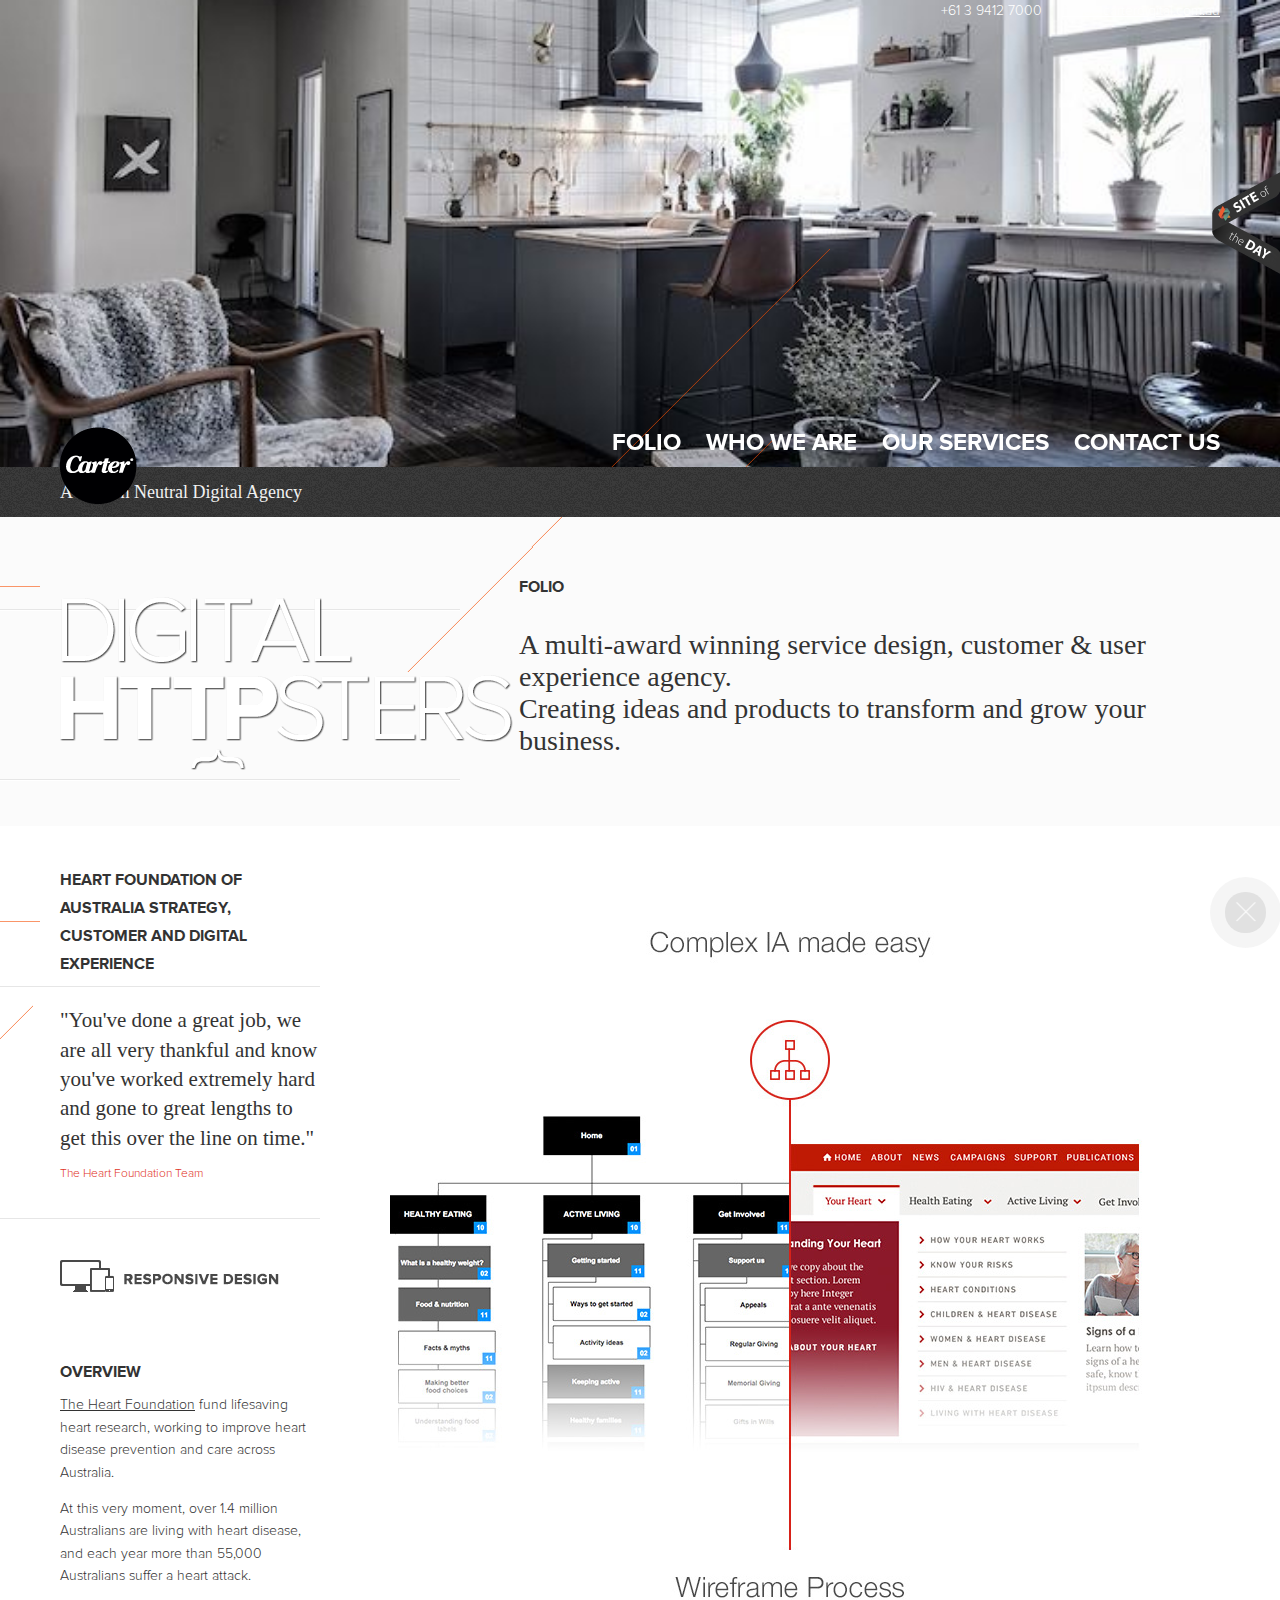
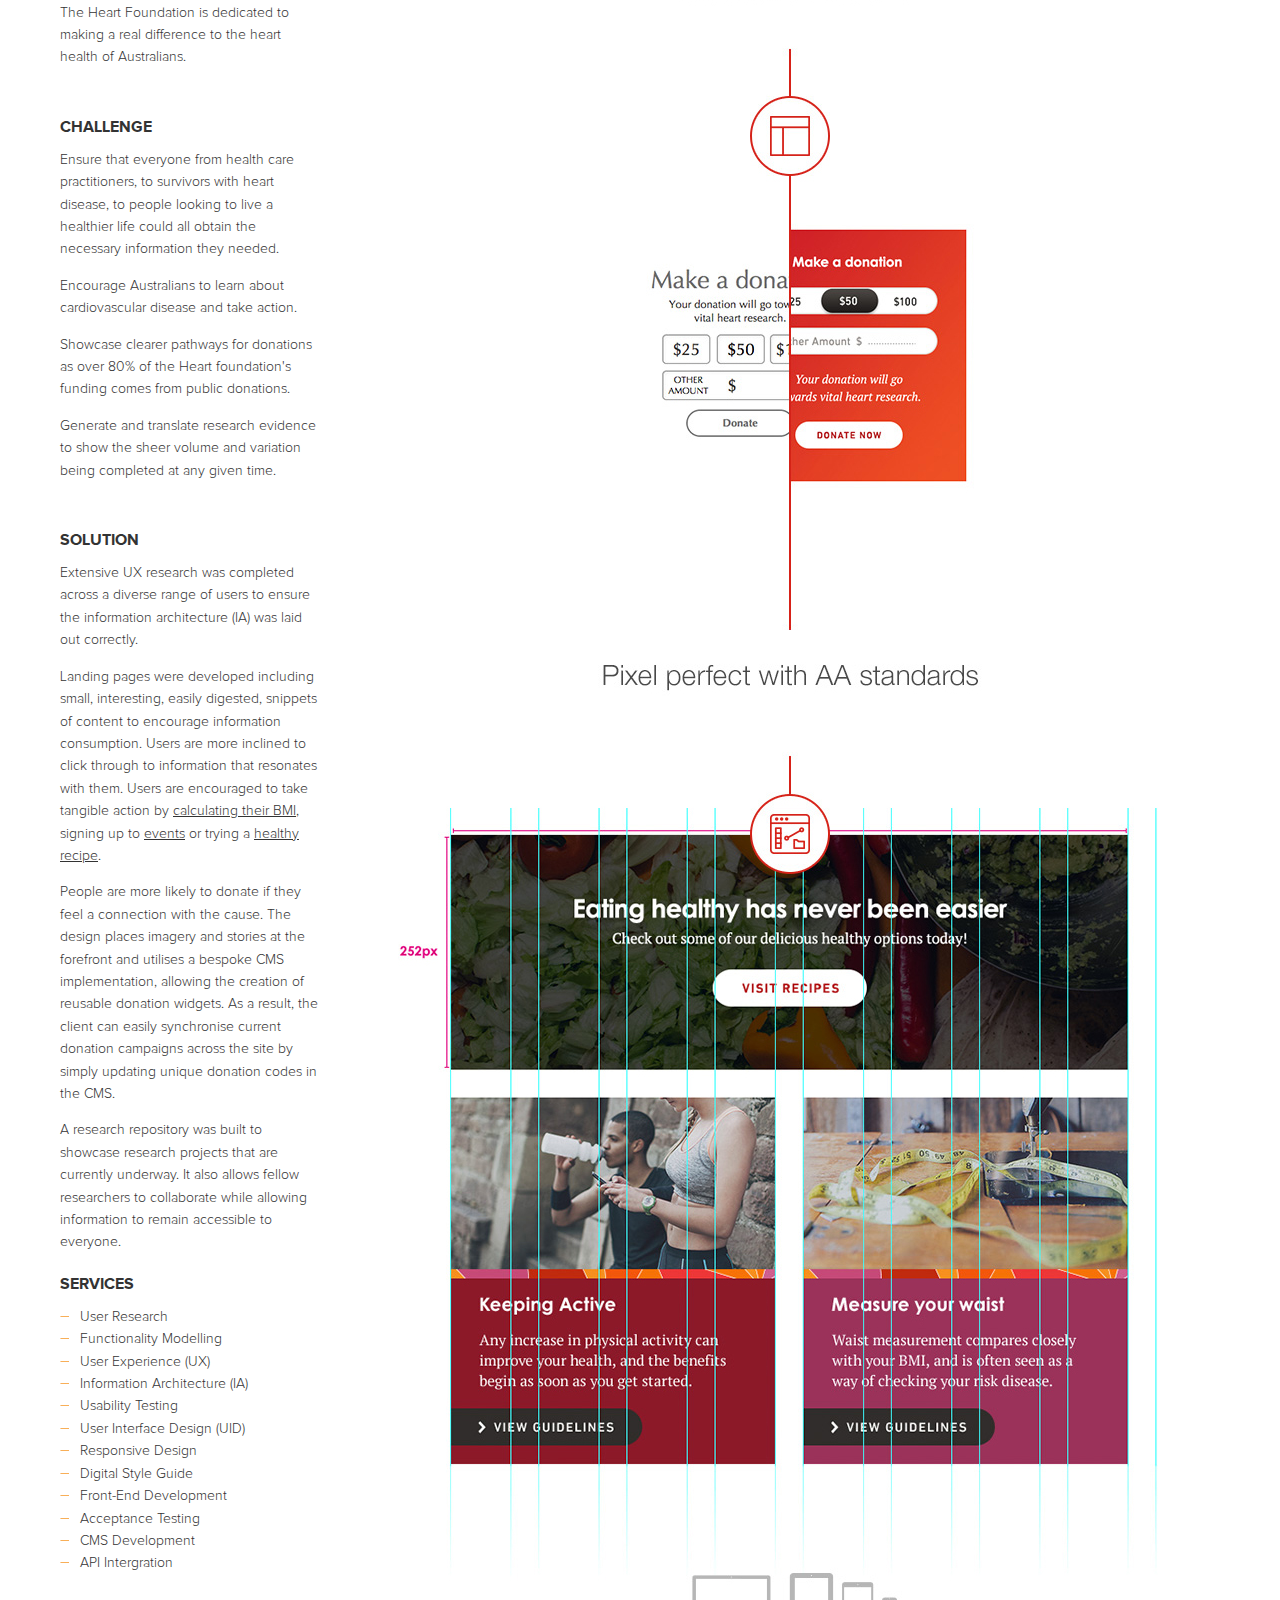
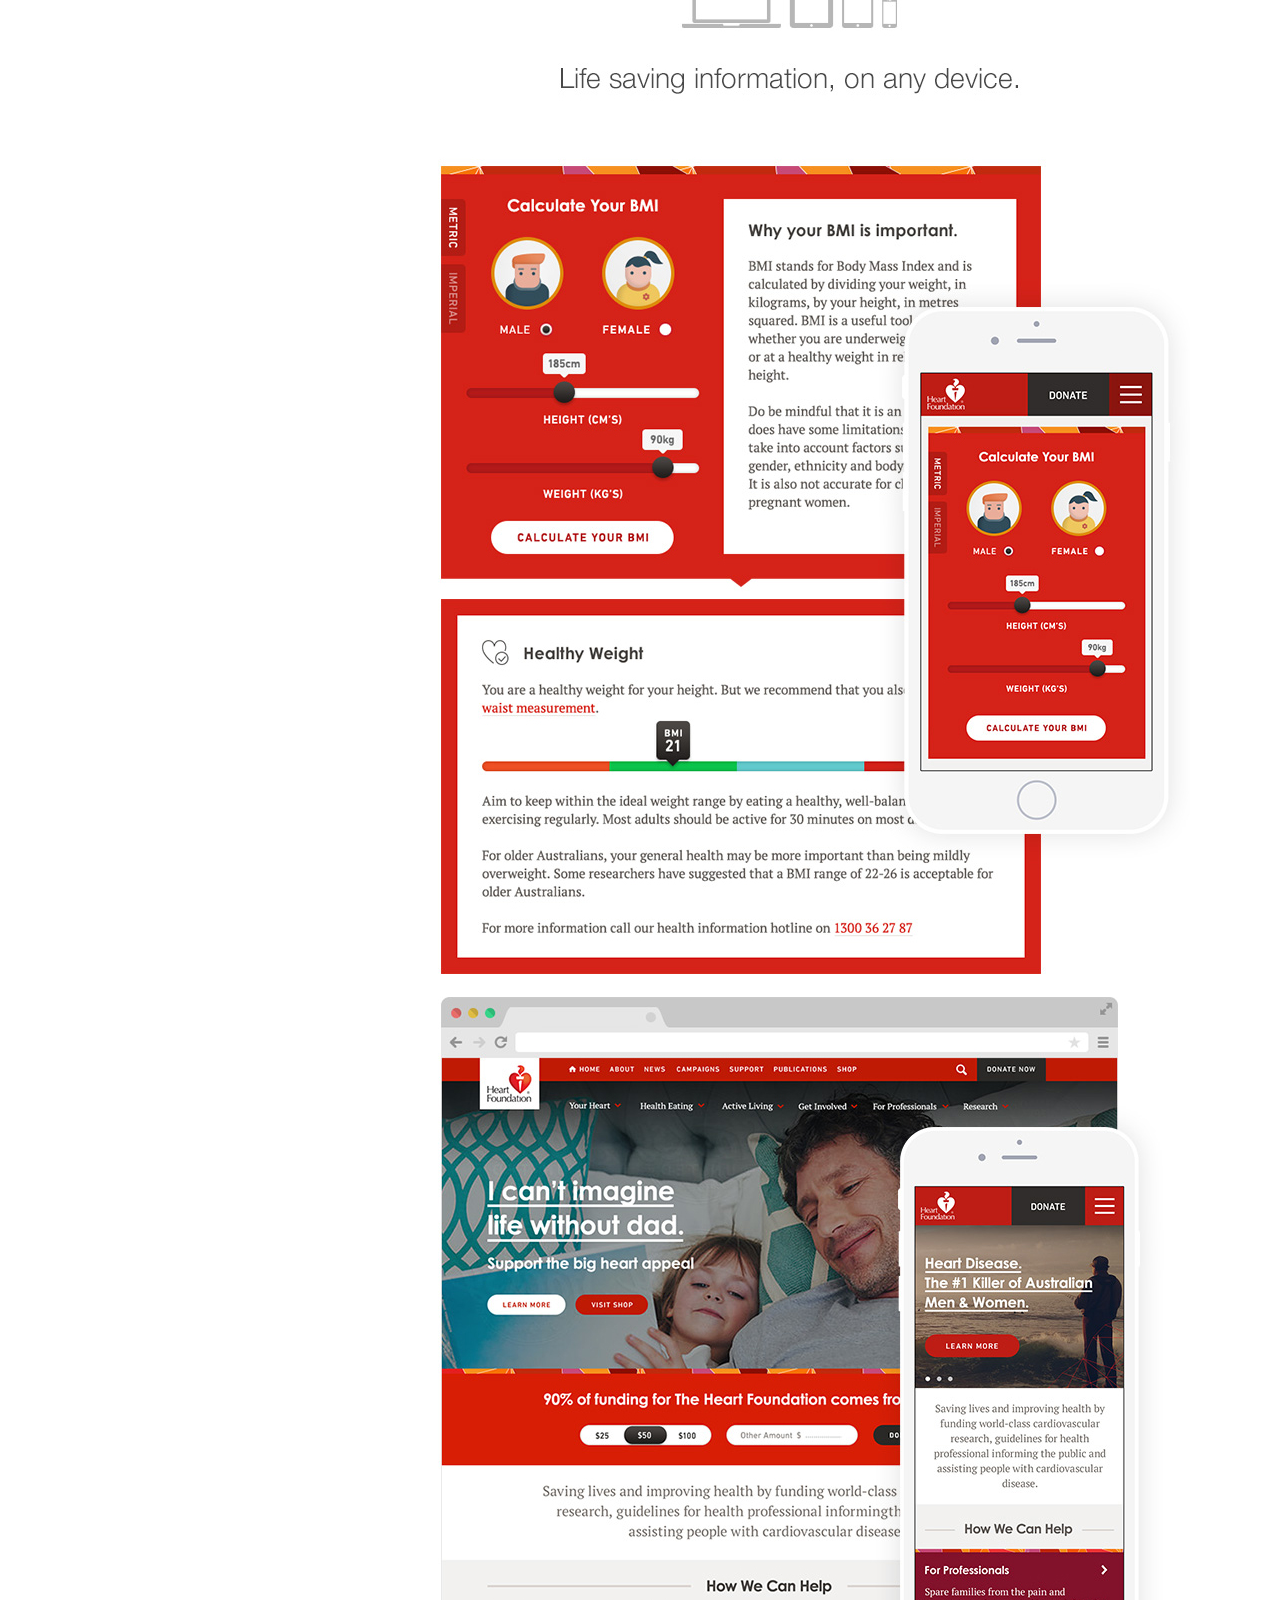
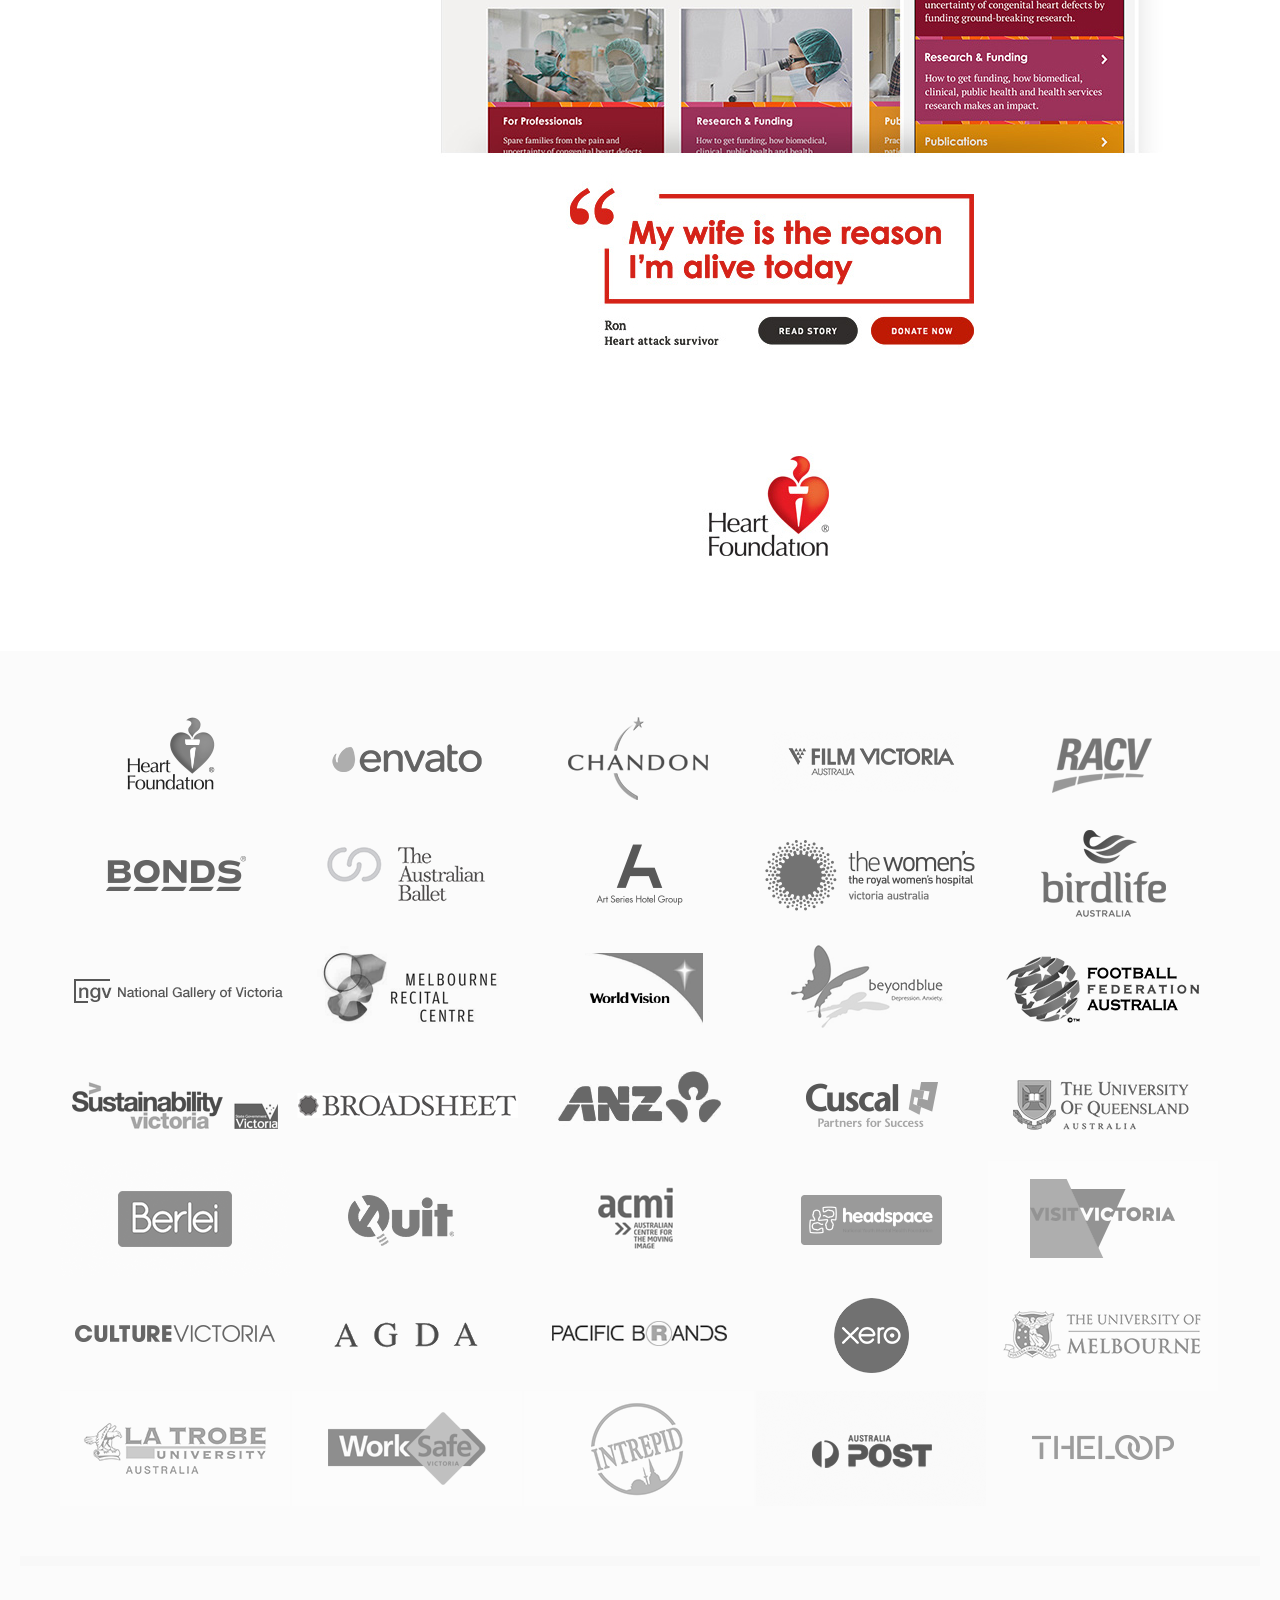
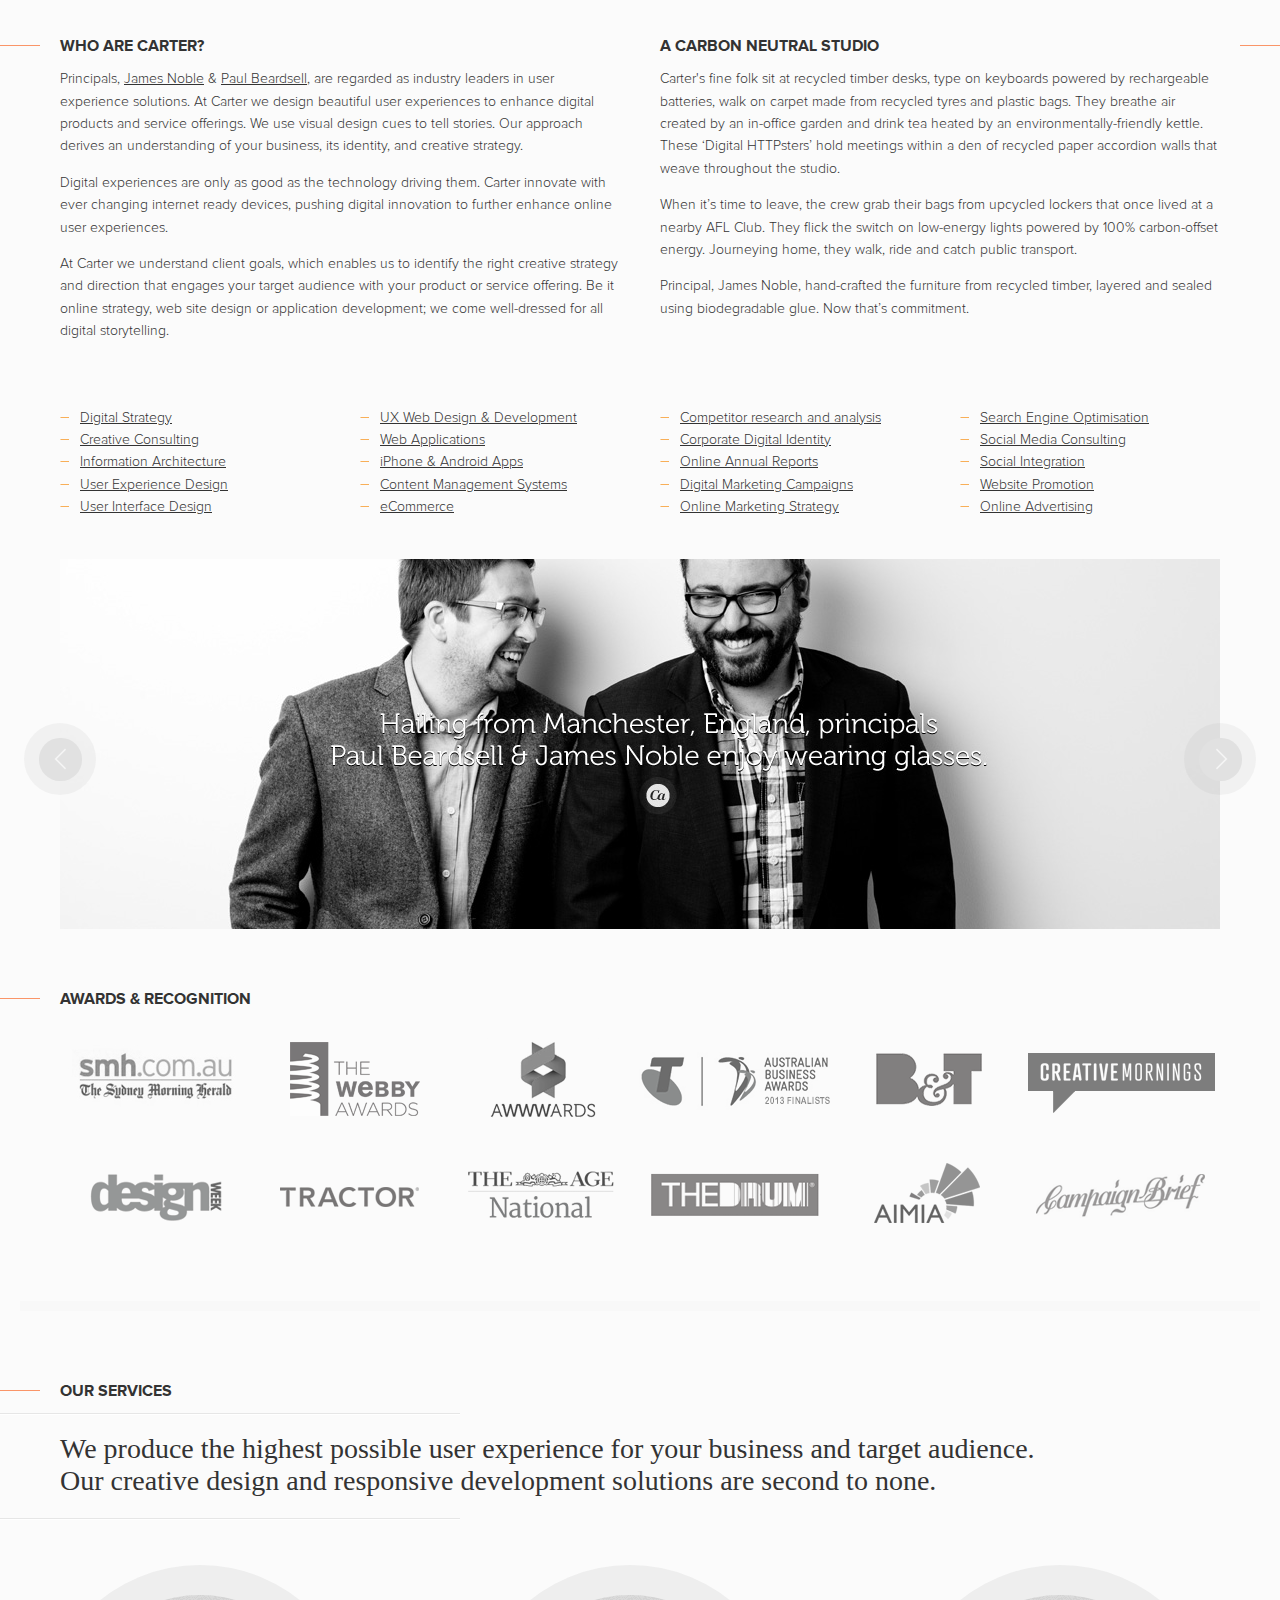
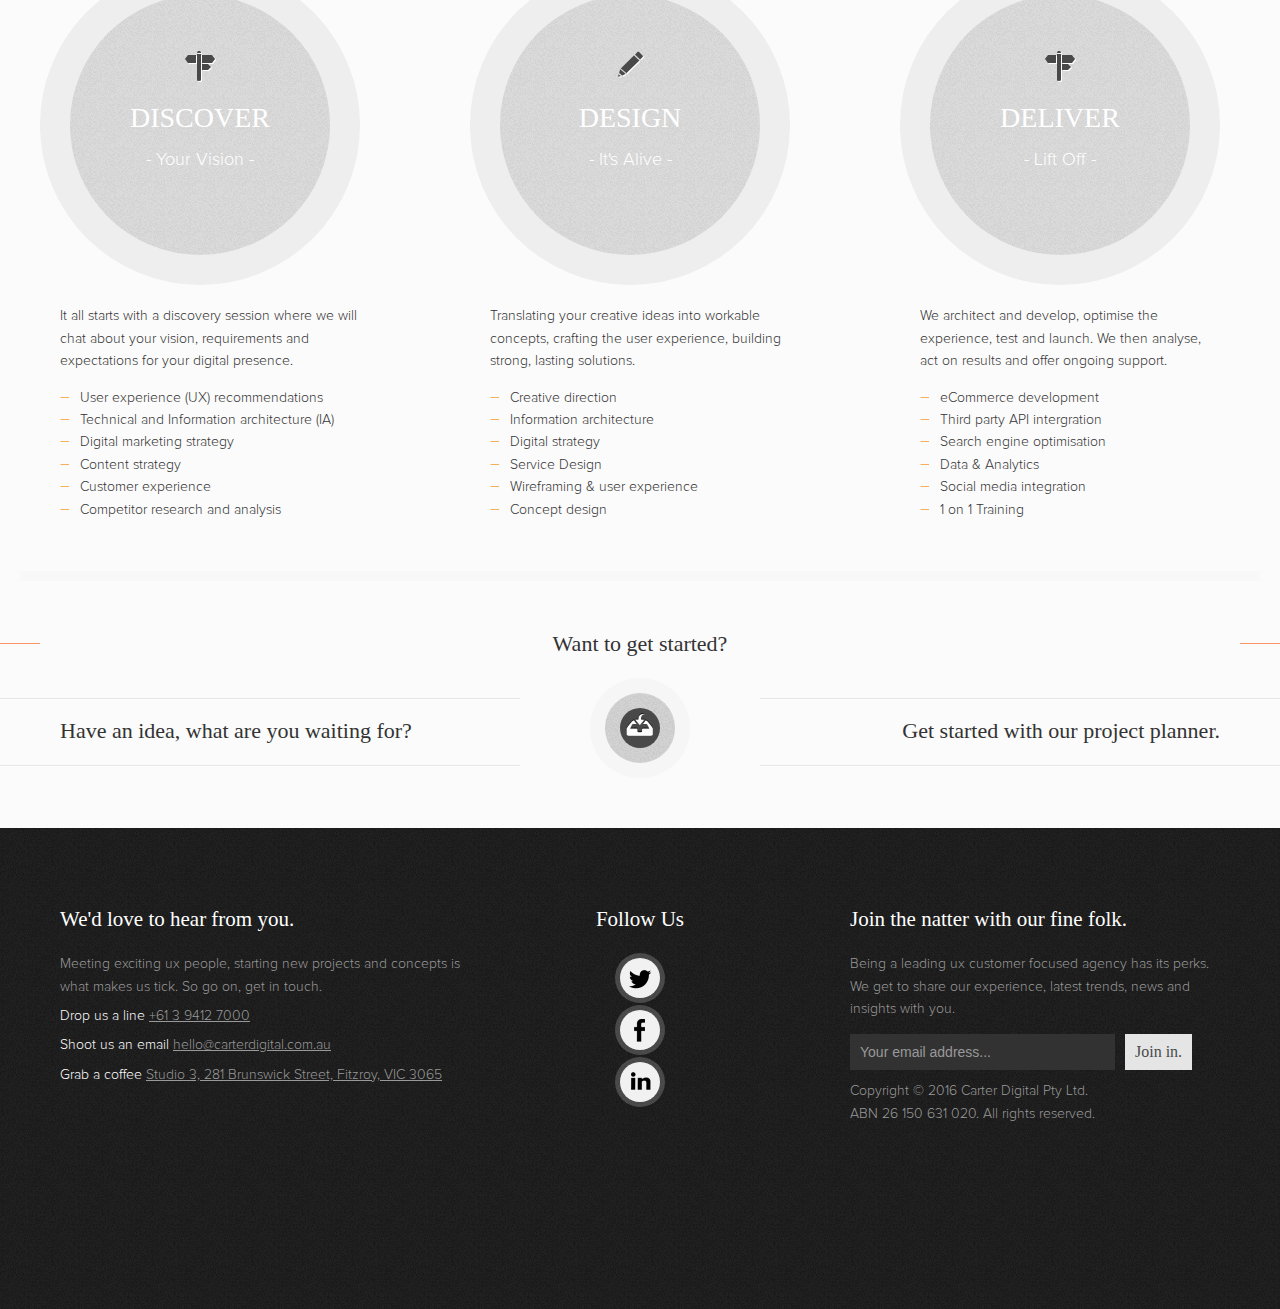
<file: carterdigital.com.au/projects/heart-foundation-of-australia-strategy-customer-and-digital-experience/index.html>
<!DOCTYPE html>
<!--[if lt IE 7]> <html lang="en" class="no-js ie6 ie"> <![endif]-->
<!--[if IE 7]>    <html lang="en" class="no-js ie7 ie"> <![endif]-->
<!--[if IE 8]>    <html lang="en" class="no-js ie8 ie"> <![endif]-->
<!--[if IE 9]>    <html lang="en" class="no-js ie9 ie"> <![endif]-->
<!--[if IE 10]>   <html lang="en" class="no-js ie10 ie"> <![endif]-->
<html class='no-js' lang='en'>

<!-- Mirrored from carterdigital.com.au/projects/heart-foundation-of-australia-strategy-customer-and-digital-experience/ by HTTrack Website Copier/3.x [XR&CO'2014], Wed, 29 Jun 2016 02:39:05 GMT -->
<!-- Added by HTTrack --><meta http-equiv="content-type" content="text/html;charset=utf-8" /><!-- /Added by HTTrack -->
<head>
	<meta charset="utf-8" />

	<title>Heart Foundation of Australia Strategy, Customer and Digital Experience / Carter Digital</title>
	<meta name="keywords" content="bmi, calculator, app, ux, digital, cx, user experience, service design, strategy, melbourne, sydney, perth, web, development" />
    <meta name="description" content="" />

    <meta name="eecache" content="227" />

    <meta name="author" content="Carter Digital - http://www.carterdigital.com.au"/>
    <meta name="robots" content="INDEX,FOLLOW"/>
    <link rel="shortcut icon" href="../../favicon.png" />
    <link rel="apple-touch-icon" href="#" />

    <meta name="viewport" content="width=device-width, maximum-scale=1.0, user-scalable=yes">

	<link rel="stylesheet" href="../../css/styles.css" type="text/css" />

	<link rel="apple-touch-icon" href="../../images/icon-120%402x.png">
	<link rel="apple-touch-icon" sizes="76x76" href="../../images/icon-76%401x.png">
	<link rel="apple-touch-icon" sizes="120x120" href="../../images/icon-120%402x.png">
	<link rel="apple-touch-icon" sizes="152x152" href="../../images/icon-152%402x.png">

	
    <!--[if IE]>
	<link rel="stylesheet" href="/css/ie.css" type="text/css" />
	<![endif]-->

	<!-- <script type="text/javascript" src="https://getfirebug.com/firebug-lite.js"></script> -->
	<!--<script type="text/javascript" src="/js/jquery.validate.js"></script>-->
	<!--<script type="text/javascript" src="/js/jquery.color.js"></script>-->
	<!--<script type="text/javascript" src="js/jquery.animation.easing.js"></script>-->
	<!--<script type="text/javascript" src="/js/jquery.wiggle.js"></script>-->

	<script src="http://use.typekit.com/szm2qoa.js"></script>
	<script>try{Typekit.load();}catch(e){}</script>
	<script>

	  var _gaq = _gaq || [];
	  _gaq.push(['_setAccount', 'UA-20842203-1']);
	  _gaq.push(['_trackPageview']);

	  (function() {
	    var ga = document.createElement('script'); ga.type = 'text/javascript'; ga.async = true;
	    ga.src = ('https:' == document.location.protocol ? 'https://' : 'http://') + 'stats.g.doubleclick.net/dc.js';
	    var s = document.getElementsByTagName('script')[0]; s.parentNode.insertBefore(ga, s);
	  })();

	</script>
</head>
<body>

<div id="custom_header">

<!-- Header Top -->
<div id="header_top">
	<div class="container">
		<p>+61 3 9412 7000 &nbsp;&nbsp;&nbsp;&nbsp;<a href="mailto:hello@carterdigital.com.au">hello@carterdigital.com.au</a></p>
	</div>
</div>

<!-- Header -->
<div id="fake_nav" class="nav">
	<div class="container">
		<ul>
			<li><a data-rel="#folio" href="../../index.html#!/folio">Folio</a></li>
			<li><a data-rel="#about" href="../../index.html#!/about">Who we are</a></li>
			<li><a data-rel="#services" href="../../index.html#!/services">Our Services</a></li>
			<!-- <li><a href="#">Blog</a></li> -->
			<!-- <li><a href="#">Careers</a></li> -->
			<li><a data-rel="#footer" href="../../index.html#!/footer">Contact Us</a></li>
		</ul>
	</div>
	<div class="clear"></div>
</div>
<!-- Header -->

<!-- Hero -->
<div id="header">
	<a id="site_of_the_day" href="http://www.awwwards.com/web-design-awards/carter-digital"></a>
	<div class="container">
		<h3 class="logo">
			<a href="../../index.html#!/header/">
				<img src="../../images/layout/carter-digital-logo.png" alt="carter-digital" />
			</a>
		</h3>
		<h3 id="hero">
			<span class="hero_crop">
				<img src="../../images/layout/digital-httpsters.png" alt="digital-httpsters" width="459" />
			</span>
			<div class="moustache"></div>
		</h3>
		<div class="lines"></div>
		<div class="lines2"></div>
	</div>
</div>
<!-- Hero -->

</div>

<!-- Nav -->
<div id="nav" class="nav">
	<div class="container">
		<h3 class="logo">
			<a href="../../index.html#!/header/">
				<img src="../../images/layout/nav-carter-logo.png" alt="carter-digital" />
			</a>
		</h3>
		<h2>A Carbon Neutral Digital Agency</h2>
		<ul>
			<li><a data-rel="#folio" href="../../index.html#!/folio">Folio</a></li>
			<li><a data-rel="#about" href="../../index.html#!/about">Who we are</a></li>
			<li><a data-rel="#services" href="../../index.html#!/services">Our Services</a></li>
			<!-- <li><a href="#">Blog</a></li> -->
			<!-- <li><a href="#">Careers</a></li> -->
			<li><a data-rel="#footer" href="../../index.html#!/footer">Contact Us</a></li>
		</ul>
	</div>

</div>
<div id="nav_space"><br /></div>
<!-- Nav -->




<div id="folio">
	
	<div class="container">
		<!-- Section Title -->
		<h3><span class="marker"></span>Folio</h3>
		
		<div class="section_heading">
			<div class="inner">
				<h1>A multi-award winning service design, customer & user experience agency. <br />
Creating ideas and products to transform and grow your business.</h1>
			</div>
		</div>
	</div>
	
	
	<!-- Folio Single -->
	<div id="folio_single" class="active">
		
		<div class="container" style="z-index:98">
		
			<div id="folio_nav">
				<a href="../../index.html#!/folio" id="folio_close"><span class="outer"></span><span class="inner"></span></a>
			</div>
			
		</div>
		
		<div id="ajax_load" style="padding:25px 0;">
			<div class="container">
<div class="content">

	<div class="client_meta">
		<!-- <a href="#"><img src="http://carterdigital.com.au/images/uploads/heart-foundation-logo.gif" alt="heart-foundation-of-australia-strategy-customer-and-digital-experience" /></a> -->
		<h3><span class="marker"></span>Heart Foundation of Australia Strategy, Customer and Digital Experience</h3>
	</div>

		<div class="quote">
		<div class="line"></div>
		<div class="inner">
		<blockquote>"You've done a great job, we are all very thankful and know you've worked extremely hard and gone to great lengths to get this over the line on time."</blockquote>
					<p>The Heart Foundation Team</p>
				</div>
	</div>
	
	<h3><img alt="" src="../../images/uploads/responsive-design.png" style="font-size:13px; height:60px; line-height:1.6; width:250px" /></h3>

<h3><br />
OVERVIEW</h3>

<p><a href="http://www.heartfoundation.org.au/" target="_blank">The Heart Foundation</a> fund lifesaving heart research, working to improve heart disease prevention and care across Australia.</p>

<p>At this very moment, over 1.4 million Australians are living with heart disease, and each year more than 55,000 Australians suffer a heart attack.</p>

<p>The Heart Foundation is dedicated to making a real difference to the heart health of Australians.</p>

<h3><br />
CHALLENGE</h3>

<p>Ensure that everyone from health care practitioners, to survivors with heart disease, to people looking to live a healthier life could all obtain the necessary information they needed.&nbsp;</p>

<p>Encourage Australians to learn about cardiovascular disease and take action.</p>

<p>Showcase clearer pathways for donations as over 80% of the Heart foundation&#39;s funding comes from public donations.&nbsp;</p>

<p>Generate and translate research evidence to show the sheer volume and variation being completed at any given time.</p>

<h3><br />
SOLUTION</h3>

<p>Extensive UX research was completed across a diverse range of users to ensure the information architecture (IA) was laid out correctly.</p>

<p>Landing pages were developed including small, interesting,&nbsp;easily digested,&nbsp;snippets of content&nbsp;to encourage information consumption. Users are more inclined to click through to information that resonates with them. Users are encouraged to take tangible action by <a href="http://heartfoundation.org.au/your-heart/know-your-risks/healthy-weight/bmi-calculator" target="_blank">calculating their BMI</a>, signing up to <a href="http://heartfoundation.org.au/events" target="_blank">events</a> or trying a <a href="http://heartfoundation.org.au/healthy-eating" target="_blank">healthy recipe</a>.</p>

<p><span style="line-height:1.6">People are more likely to donate if they feel a connection with the cause. The design places imagery and stories at the forefront and utilises a bespoke CMS implementation, allowing the creation of reusable donation widgets. As a result, the client can easily synchronise current donation campaigns across the site by simply updating unique donation codes in the CMS.</span></p>

<p>A research repository was built to showcase research projects that are currently underway. It also allows fellow researchers to collaborate while allowing information to remain accessible to everyone.</p>

<h3>SERVICES</h3>

<ul>
	<li>User Research</li>
	<li>Functionality Modelling</li>
	<li>User Experience (UX)</li>
	<li>Information Architecture (IA)</li>
	<li>Usability Testing</li>
	<li>User Interface Design (UID)</li>
	<li>Responsive Design</li>
	<li>Digital Style Guide</li>
	<li>Front-End Development</li>
	<li>Acceptance Testing</li>
	<li>CMS Development</li>
	<li>API Intergration</li>
</ul>

	<a id="back_to_top"></a>
</div>

<div class="images">
	
	<div class="image">
		
		<img src="../../images/uploads/01-heart-foundation-folio-ia.jpg" alt="Heart Foundation Sitemap, Information Architecture" width="800" height="699" />
		
	</div>
	
	<div class="image">
		
		<img src="../../images/uploads/02-heart-foundation-folio-wireframe.jpg" alt="Heart Foundation wireframe website design" width="800" height="680" />
		
	</div>
	
	<div class="image">
		
		<img src="../../images/uploads/03-heart-foundation-folio-aa-standards.jpg" alt="Heart Foundation Web design AA standards" width="800" height="943" />
		
	</div>
	
	<div class="image">
		
		<img src="../../images/uploads/04-heart-foundation-folio-ui-design.jpg" alt="Heart Foundation Web design, user experience, user interface" width="800" height="1001" />
		
	</div>
	
	<div class="image">
		
		<img src="../../images/uploads/05-heart-foundation-folio-ui-design.jpg" alt="Heart Foundation Web design, user experience, user interface" width="800" height="1252" />
		
	</div>
	
</div>

<div class="clear"></div>
</div>

		</div>
		
	</div>

</div>
<script type="text/javascript">
	(function($){
		$(document).ready(function()
		{
			setTimeout(function(){$('a').unbind('click');}, 50);
		});
	})(jQuery);
</script>




<div class="container">
<div class="section" id="clients">
	
	
	<div class="client">
				<a href="index.html" style="background-image: url(../../images/uploads/logo-heartfoundation.png);" target="_blank">
			<img src="../../images/uploads/logo-heartfoundation-greyscale.png" alt="The Australian Heart Foundation" />
		</a>
			</div>
	
	<div class="client">
				<a href="../../index.html#!/projects/creative-new-website-for-aussie-start-up-envato/" style="background-image: url(../../images/uploads/logo-envato.png);" target="_blank">
			<img src="../../images/uploads/logo-envato-greyscale.png" alt="Envato" />
		</a>
			</div>
	
	<div class="client">
				<a href="../lvmh-domain-chandon-responsive-digital-website-user-experience/index.html" style="background-image: url(../../images/uploads/logo-chandon.png);" target="_blank">
			<img src="../../images/uploads/logo-chandon-greyscale.png" alt="Domain Chandon" />
		</a>
			</div>
	
	<div class="client">
				<a href="http://www.film.vic.gov.au/" style="background-image: url(../../images/uploads/film-victoria-logo-hover.png);" target="_blank">
			<img src="../../images/uploads/film-victoria-logo.png" alt="Film Victoria" />
		</a>
			</div>
	
	<div class="client">
				<a href="http://www.racv.com.au/" style="background-image: url(../../images/uploads/logo-racv.png);" target="_blank">
			<img src="../../images/uploads/logo-racv-greyscale.png" alt="RACV" />
		</a>
			</div>
	
	<div class="client">
				<a href="../../index.html#!/projects/bonds-digital-customer-experience/" style="background-image: url(../../images/uploads/bonds_logo_hover.png);" target="_blank">
			<img src="../../images/uploads/bonds_logo.png" alt="Bonds Australia" />
		</a>
			</div>
	
	<div class="client">
				<a href="https://www.australianballet.com.au/" style="background-image: url(../../images/uploads/logo-australianballet-hover.png);" target="_blank">
			<img src="../../images/uploads/logo-australianballet.png" alt="The Australian Ballet" />
		</a>
			</div>
	
	<div class="client">
				<a href="../../index.html#!/projects/art-series-hotel-group-user-experience-design-and-development/" style="background-image: url(../../images/uploads/artseries-hotels-logo-hover.png);" target="_blank">
			<img src="../../images/uploads/artseries-hotels-logo.png" alt="The Art Series Hotel Group" />
		</a>
			</div>
	
	<div class="client">
				<a href="../../index.html#!/projects/responsive-website-design-of-the-royal-womens-hospital-melbourne/" style="background-image: url(../../images/uploads/the-royal-womens-hospital.png);" target="_blank">
			<img src="../../images/uploads/the-royal-womens-hospital-hover.png" alt="The Woman's Hospital" />
		</a>
			</div>
	
	<div class="client">
				<a href="../../index.html#!/projects/birdlife-australia/" style="background-image: url(../../images/uploads/birdlife-logo-hover.png);" target="_blank">
			<img src="../../images/uploads/birdlife-logo.png" alt="Birdlife Austalia" />
		</a>
			</div>
	
	<div class="client">
				<a href="../../index.html#!/projects/ngv-melbourne-now-responsive-website-android-and-ios-apps/" style="background-image: url(../../images/uploads/national-gallery-victoria-hover.png);" target="_blank">
			<img src="../../images/uploads/national-gallery-victoria.png" alt="National Gallery Victoria" />
		</a>
			</div>
	
	<div class="client">
				<a href="http://www.melbournerecital.com.au/" style="background-image: url(../../images/uploads/recital_centre_logo_hover.png);" target="_blank">
			<img src="../../images/uploads/recital_centre_logo.png" alt="Melbourne Recital Centre" />
		</a>
			</div>
	
	<div class="client">
				<a href="../../index.html#!/projects/world-vision/" style="background-image: url(../../images/uploads/world-vision-hover.png);" target="_blank">
			<img src="../../images/uploads/world-vision.png" alt="World Vision Australia" />
		</a>
			</div>
	
	<div class="client">
				<a href="https://www.beyondblue.org.au/" style="background-image: url(../../images/uploads/logos-beyond-blue-hover.png);" target="_blank">
			<img src="../../images/uploads/logos-beyond-blue.png" alt="Beyond Blue" />
		</a>
			</div>
	
	<div class="client">
				<a href="../../index.html#!/projects/football-federation-australia-you-power-the-game" style="background-image: url(../../images/uploads/ffa-logo.png);" target="_blank">
			<img src="../../images/uploads/ffa-logo-bw.png" alt="Football Federation Australia" />
		</a>
			</div>
	
	<div class="client">
				<a href="http://www.vic.gov.au/" style="background-image: url(../../images/uploads/sustainability-victoria-logo-hover.png);" target="_blank">
			<img src="../../images/uploads/sustainability-victoria-logo.png" alt="Sustainability / State Gov Victoria" />
		</a>
			</div>
	
	<div class="client">
				<a href="http://www.broadsheet.com.au/melbourne/food-and-drink/article/moran-cato-building-basement-rooftop" style="background-image: url(../../images/uploads/broadsheet-logo-hover.png);" target="_blank">
			<img src="../../images/uploads/broadsheet-logo.png" alt="Broadsheet Sydney and Melbourne" />
		</a>
			</div>
	
	<div class="client">
				<a href="http://www.anz.com.au/" style="background-image: url(../../images/uploads/anz-logo-hover.png);" target="_blank">
			<img src="../../images/uploads/anz-logo.png" alt="ANZ Bank" />
		</a>
			</div>
	
	<div class="client">
				<a href="https://www.cuscal.com.au/mobile-payments" style="background-image: url(../../images/uploads/cuscal_logo_hover.png);" target="_blank">
			<img src="../../images/uploads/cuscal_logo.png" alt="Cuscal Australia" />
		</a>
			</div>
	
	<div class="client">
				<a href="http://gci.uq.edu.au/" style="background-image: url(../../images/uploads/queensland-university-gci-logo-hover.png);" target="_blank">
			<img src="../../images/uploads/queensland-university-gci-logo.png" alt="Queensland University / Global Change Institute" />
		</a>
			</div>
	
	<div class="client">
				<a href="../../index.html#!/projects/berlei-the-ultimate-increase-in-ecommerce-conversion-optimisation/" style="background-image: url(../../images/uploads/berlei-logo-hover.gif);" target="_blank">
			<img src="../../images/uploads/berlei-logo.gif" alt="Berlei Australia" />
		</a>
			</div>
	
	<div class="client">
				<a href="http://www.quit.org.au/" style="background-image: url(../../images/uploads/quit-victoria-logo-hover.png);" target="_blank">
			<img src="../../images/uploads/quit-victoria-logo.png" alt="Quit Victoria" />
		</a>
			</div>
	
	<div class="client">
				<a href="../../index.html#!/projects/acmi-gamemasters" style="background-image: url(../../images/uploads/acmi-logo-hover.png);" target="_blank">
			<img src="../../images/uploads/acmi-logo.png" alt="ACMI" />
		</a>
			</div>
	
	<div class="client">
				<a href="../../index.html#!/projects/the-fifth-army-headspace-cotton-on-foundation/" style="background-image: url(../../images/uploads/headspace-logo-hover.png);" target="_blank">
			<img src="../../images/uploads/headspace-logo-clients.png" alt="Headspace" />
		</a>
			</div>
	
	<div class="client">
				<a href="http://www.visitvictoria.com/" style="background-image: url(../../images/uploads/logo-visit-victoria.png);" target="_blank">
			<img src="../../images/uploads/logo-visit-victoria-bw.png" alt="Visit Victoria" />
		</a>
			</div>
	
	<div class="client">
				<a href="../../index.html#!/projects/culture-victoria-150-years-of-historical-content/" style="background-image: url(../../images/uploads/cv_logo_hover.png);" target="_blank">
			<img src="../../images/uploads/cv_logo.png" alt="Culture Victoria" />
		</a>
			</div>
	
	<div class="client">
				<a href="http://www.agda.com.au/" style="background-image: url(../../images/uploads/agda-logo-hover.png);" target="_blank">
			<img src="../../images/uploads/agda-logo.png" alt="Australian Graphic Design Association" />
		</a>
			</div>
	
	<div class="client">
				<a href="http://www.pacificbrands.com.au/" style="background-image: url(../../images/uploads/pacific_brands_logo_hover.png);" target="_blank">
			<img src="../../images/uploads/pacific_brands_logo.png" alt="Pacific Brands Pty Ltd" />
		</a>
			</div>
	
	<div class="client">
				<a href="https://www.xero.com/au" style="background-image: url(../../images/uploads/xero-accounting-logo-hover.png);" target="_blank">
			<img src="../../images/uploads/xero-accounting-logo.png" alt="Xero: Accounting Software & Online Bookkeeping" />
		</a>
			</div>
	
	<div class="client">
				<a href="http://www.unimelb.edu.au/" style="background-image: url(../../images/uploads/logo-university-melbourne.png);" target="_blank">
			<img src="../../images/uploads/logo-university-melbourne-bw.png" alt="University of Melbourne" />
		</a>
			</div>
	
	<div class="client">
				<a href="http://www.latrobe.edu.au/" style="background-image: url(../../images/uploads/logo-latrobe-university.png);" target="_blank">
			<img src="../../images/uploads/logo-latrobe-university-bw.png" alt="Latrobe University" />
		</a>
			</div>
	
	<div class="client">
				<a href="http://www.worksafe.vic.gov.au/" style="background-image: url(../../images/uploads/logo-worksafe.png);" target="_blank">
			<img src="../../images/uploads/logo-worksafe-bw.png" alt="Worksafe Victoria" />
		</a>
			</div>
	
	<div class="client">
				<a href="http://www.intrepidtravel.com/" style="background-image: url(../../images/uploads/logo-intrepid-travel.png);" target="_blank">
			<img src="../../images/uploads/logo-intrepid-travel-bw.png" alt="Intrepid Travel" />
		</a>
			</div>
	
	<div class="client">
				<a href="http://www.auspost.com.au/" style="background-image: url(../../images/uploads/australia-post-logo-hover.png);" target="_blank">
			<img src="../../images/uploads/australia-post-logo.png" alt="Australia Post" />
		</a>
			</div>
	
	<div class="client">
				<a href="../../index.html#!/projects/the-loop-ux-design/" style="background-image: url(../../images/uploads/the-loop-logo-hover.png);" target="_blank">
			<img src="../../images/uploads/the-loop-logo.png" alt="The Loop" />
		</a>
			</div>
	
	<div class="clear"></div>
	
</div>
</div>




<div class="section_mask" id="about_mask">
<div class="container">
<div class="section" id="about">

	
	<div class="col_6">
		<h3>Who are Carter?</h3>

<p>Principals, <a href="http://www.linkedin.com/in/mrjamesnoble" target="_blank" title="LinkedIn Profile">James Noble</a> &amp; <a href="http://twitter.com/#!/paulbeardsell" target="_blank" title="@paulbeardsell">Paul Beardsell</a>, are regarded as industry leaders in user experience solutions. At Carter we design beautiful user experiences to enhance digital products and service offerings. We use visual design cues to tell stories. Our approach derives an understanding of your business, its identity, and creative strategy.</p>

<p>Digital experiences are only as good as the technology driving them. Carter innovate with ever changing internet ready devices, pushing digital innovation to further enhance online user experiences.</p>

<p>At Carter we understand client goals, which enables us to identify the right creative strategy and direction that engages your target audience with your product or service offering. Be it online strategy, web site design or application development; we come well-dressed for all digital storytelling.</p>
	</div>
	<div class="col_6 last">
		<h3>A carbon neutral studio</h3>

<p>Carter&#39;s fine folk sit at recycled timber desks, type on keyboards powered by rechargeable batteries, walk on carpet made from recycled tyres and plastic bags. They breathe air created by an in-office garden and drink tea heated by an environmentally-friendly kettle. These &lsquo;Digital HTTPsters&rsquo; hold meetings within a den of recycled paper accordion walls that weave throughout the studio.</p>

<p>When it&rsquo;s time to leave, the crew grab their bags from upcycled lockers that once lived at a nearby AFL Club. They flick the switch on low-energy lights powered by 100% carbon-offset energy. Journeying home, they walk, ride and catch public transport.</p>

<p>Principal, James Noble, hand-crafted the furniture from recycled timber, layered and sealed using biodegradable glue. Now that&rsquo;s commitment.&nbsp;</p>
	</div>
	

	<div class="clear" style="height:50px;"><br /></div>


	
	<div class="col_3">
		<ul>
	<li><a href="../../index.html#!/projects/birdlife-australia/" target="_self">Digital Strategy</a></li>
	<li><a href="../../index.html#!/services">Creative Consulting</a></li>
	<li><a href="../../index.html#!/projects/birdlife-australia/">Information Architecture</a></li>
	<li><a href="../../index.html#!/folio">User Experience Design</a></li>
	<li><a href="../../index.html#!/projects/chocolate-tailors/">User Interface Design</a></li>
</ul>
	</div>
	<div class="col_3">
		<ul>
	<li><a href="../../index.html#!/folio">UX Web Design &amp; Development</a></li>
	<li><a href="../../index.html#!/projects/pt-manager-pro/">Web Applications</a></li>
	<li><a href="../../index.html#!/projects/iprimus/" target="_self">iPhone &amp; Android Apps</a></li>
	<li><a href="http://expressionengine.com/" target="_blank">Content Management Systems</a></li>
	<li><a href="../../index.html#!/projects/chocolate-tailors/" target="_self">eCommerce</a></li>
</ul>
	</div>
	<div class="col_3">
		<ul>
	<li><a href="../../index.html#!/projects/tandem-partners/">Competitor research and analysis</a></li>
	<li><a href="../../index.html#!/projects/anz-shareholder-corporate-responsibility-review/">Corporate Digital Identity</a></li>
	<li><a href="../../index.html#!/projects/anz-shareholder-corporate-responsibility-review/" target="_self" title="Online Annual Report">Online Annual Reports</a></li>
	<li><a href="../../index.html#!/projects/football-federation-australia-you-power-the-game/" target="_blank">Digital Marketing Campaigns</a></li>
	<li><a href="../../index.html#!/projects/acmi-gamemasters/">Online Marketing Strategy</a></li>
</ul>
	</div>
	<div class="col_3 last">
		<ul>
	<li><a href="https://www.google.com.au/search?q=ux+design+melbourne" target="_blank">Search Engine Optimisation</a></li>
	<li><a href="../../index.html#!/projects/adioso/">Social Media Consulting</a></li>
	<li><a href="http://www.smk.net.au/" target="_blank">Social Integration</a></li>
	<li><a href="../../index.html#!/projects/acmi-gamemasters/">Website Promotion</a></li>
	<li><a href="../broadsheet-mobile/index.html" target="_blank">Online Advertising</a></li>
</ul>
	</div>
	


	<div class="clear"></div>

	<div id="slider">
		<a id="slider_prev" href="#"><span class="outer"></span><span class="inner"></span></a>
		<a id="slider_next" href="#"><span class="outer"></span><span class="inner"></span></a>
		<div class="mask">
			<div class="slides">
				
				<div class="slide">
					<img src="../../images/uploads/web-design-and-development.jpg" alt="UX Melbourne website design and development" />
				</div>
				
				<div class="slide">
					<img src="../../images/uploads/slider_1.jpg" alt="Digital strategies and UX creative solutions." />
				</div>
				
				<div class="slide">
					<img src="../../images/uploads/ux-digital-strategies.jpg" alt="User experience digital strategies" />
				</div>
				
				<div class="slide">
					<img src="../../images/uploads/award-winning-ux-agency.jpg" alt="Award winning UX agency in Melbourne" />
				</div>
				
				<div class="slide">
					<img src="../../images/uploads/user-experience-design.jpg" alt="Think of creative user experience as ergonomics for your eyeballs." />
				</div>
				
			</div>
		</div>
	</div>

	<div class="clear"><br /></div>

</div>
</div>
</div>

	
<div class="section_mask" id="awards_mask">
<div class="container">
<div class="section" id="awards">
	
	<!-- Section Title -->
	<h3><span class="marker"></span>Awards & Recognition</h3>
	
				
	
	<div class="award">
				<a href="http://www.smh.com.au/business" style="background-image: url(../../images/uploads/sydney-morning-herald-logo.jpg);" target="_blank">
			<img src="../../images/uploads/sydney-morning-herald-bw-logo.jpg" alt="Sydney Morning Herald, Business and Technology" />
		</a>
			</div>
	
	<div class="award">
				<a href="http://www.webbyawards.com/winners/2014/mobile-apps/handheld-devices/events-handheld-devices/melbourne-now/" style="background-image: url(../../images/uploads/the-webby-awards-logo-hover.png);" target="_blank">
			<img src="../../images/uploads/the-webby-awards-logo.png" alt="The Webby Awards 2014" />
		</a>
			</div>
	
	<div class="award">
				<a href="http://www.awwwards.com/the-voting-for-the-site-and-the-agency-of-the-year-2011-starts-now.html" style="background-image: url(../../images/uploads/awwwards-logo-hover.png);" target="_blank">
			<img src="../../images/uploads/awwwards-logo.png" alt="World site and agency of the year nomination" />
		</a>
			</div>
	
	<div class="award">
				<a href="http://www.telstrabusinessawards.com/highlights/2013-finalists/vic-440.aspx" style="background-image: url(../../images/uploads/telsta-business-of-the-year-award-hover.png);" target="_blank">
			<img src="../../images/uploads/telsta-business-of-the-year-award.png" alt="Telstra Business of the Year Awards" />
		</a>
			</div>
	
	<div class="award">
				<a href="http://www.bandt.com.au/news/creative/the-loop-gets-set-to-invade-the-uk" style="background-image: url(../../images/uploads/bandt-logo-hover.png);" target="_blank">
			<img src="../../images/uploads/bandt-logo.png" alt="Bandt" />
		</a>
			</div>
	
	<div class="award">
				<a href="https://vimeo.com/67861870" style="background-image: url(../../images/uploads/creative-mornings-logo-hover.png);" target="_blank">
			<img src="../../images/uploads/creative-mornings-logo.png" alt="Talk at the Melbourne chapter of CreativeMornings" />
		</a>
			</div>
	
	<div class="award">
				<a href="http://www.designweek.co.uk/carter-digital-designs-linkedin-for-creatives-site-the-dots/" style="background-image: url(../../images/uploads/logo-designweek.png);" target="_blank">
			<img src="../../images/uploads/logo-designweek-bw.png" alt="Design Week" />
		</a>
			</div>
	
	<div class="award">
				<a href="http://www.tractor.edu.au/course/industry-digital-design" style="background-image: url(../../images/uploads/logo-tractor-design.png);" target="_blank">
			<img src="../../images/uploads/logo-tractor-design-bw.png" alt="Tractor Design School" />
		</a>
			</div>
	
	<div class="award">
				<a href="http://www.theage.com.au/national/education/state-of-the-art-how-victoria-is-developing-its-design-courses-and-credentials-20150826-gj8d69.html" style="background-image: url(../../images/uploads/logo-theage.png);" target="_blank">
			<img src="../../images/uploads/logo-theage-bw.png" alt="The Age National" />
		</a>
			</div>
	
	<div class="award">
				<a href="http://www.thedrum.com/news/2014/09/25/net-porter-vice-facebook-and-more-sign-launch-brands-new-linkedin-creatives-platform" style="background-image: url(../../images/uploads/logo-thedrum.png);" target="_blank">
			<img src="../../images/uploads/logo-thedrum-bw.png" alt="The Drum UK" />
		</a>
			</div>
	
	<div class="award">
				<a href="http://www.aimia.com.au/community-news/notice-of-election-aimia-national-committee" style="background-image: url(../../images/uploads/logo-aimia.png);" target="_blank">
			<img src="../../images/uploads/logo-aimia-bw.png" alt="AIMIA" />
		</a>
			</div>
	
	<div class="award">
				<a href="http://www.campaignbrief.com/2015/01/aussie-underwear-label-bonds-r.html" style="background-image: url(../../images/uploads/logo-campaignbrief.png);" target="_blank">
			<img src="../../images/uploads/logo-campaignbrief-bw.png" alt="Campaign Brief" />
		</a>
			</div>
	
	<div class="clear"></div>
	
</div>
</div>
</div>


<div class="section_mask" id="service_mask">
<div class="container">
<div class="section" id="services">
	
	<!-- Section Title -->
	<h3><span class="marker"></span>Our Services</h3>
	
	<div class="section_heading">
		<div class="inner">
			<h2>We produce the highest possible user experience for your business and target audience.<br />
Our creative design and responsive development solutions are second to none.</h2>
		</div>
	</div>
		
		
	<!-- Services -->
	
	<div class="service ">
		
		<div class="circle_holder">
		<div class="circle">
			<div class="inner">
				<div class="icon discover"></div>
				<h2>Discover</h2>
				<p>- Your Vision -</p>
			</div>
		</div>
		</div>
		<p>It all starts with a discovery session where&nbsp;we will chat about your vision, requirements and expectations for your digital presence.</p>

<ul>
	<li>User experience (UX) recommendations</li>
	<li>Technical and Information architecture (IA)</li>
	<li>Digital marketing strategy</li>
	<li>Content strategy</li>
	<li>Customer experience&nbsp;</li>
	<li>Competitor research and analysis</li>
</ul>
		
	</div>
	
	<div class="service ">
		
		<div class="circle_holder">
		<div class="circle">
			<div class="inner">
				<div class="icon design"></div>
				<h2>Design</h2>
				<p>- It's Alive -</p>
			</div>
		</div>
		</div>
		<p>Translating your creative ideas into workable concepts, crafting the user experience, building strong, lasting solutions.</p>

<ul>
	<li>Creative direction</li>
	<li>Information architecture</li>
	<li>Digital strategy</li>
	<li>Service Design</li>
	<li>Wireframing &amp; user experience</li>
	<li>Concept design</li>
</ul>
		
	</div>
	
	<div class="service last">
		
		<div class="circle_holder">
		<div class="circle">
			<div class="inner">
				<div class="icon deliver"></div>
				<h2>Deliver</h2>
				<p>- Lift Off -</p>
			</div>
		</div>
		</div>
		<p>We architect and develop, optimise the experience, test and launch. We then analyse, act on results and offer ongoing support.</p>

<ul>
	<li>eCommerce development</li>
	<li>Third party API intergration</li>
	<li>Search engine optimisation</li>
	<li>Data &amp; Analytics</li>
	<li>Social media integration</li>
	<li>1 on 1 Training</li>
</ul>
		
	</div>
	
	
	<div class="clear"></div>
	
</div>
</div>
</div>




<div id="get_started_wrapper">
<div class="container">
<div class="section last" id="get_started">
	
	<h2 class="hero"><span class="marker nom"></span>Want to get started?<span class="marker right"></span></h2>
	
	<div class="section_heading left">
		<div class="inner">
			<h2>Have an idea, what are you waiting for?</h2>
		</div>
	</div>
	
	<div class="section_heading right">
		<div class="inner">
			<h2>Get started with our project planner.</h2>
		</div>
	</div>
	
	<a class="download" href="#">
		<div class="outer"></div>
		<div class="inner"></div>
		<div class="icon download"></div>
	</a>

	<div class='getStartedForm'>
		<form action="http://login.simplesend.com.au/t/r/s/tryuxd/" method="post">
			<h2>Enter your email address to download our Project Planner</h2>
			<label for="fieldEmail">Email</label><br />
			<input id="fieldEmail" name="cm-tryuxd-tryuxd" type="email" required placeholder="Email Address"/>

			<button type="submit" data-file="http://carterdigital.com.au/images/uploads/carter-digital-project-planner.doc" target="_blank" onClick="javascript: _gaq.push(['_trackPageview', '/downloads/project_planner']);">Download</button>
		</form>
		<div class='overlay'></div>
	</div>

</div>
</div>
</div>




<div id="footer">
	<div class="container">

		<div class="col_contact">
			<h2>We&#39;d love to hear from you.</h2>

<p>Meeting exciting ux people, starting new projects and concepts is what makes us tick. So go on, get in touch.</p>

<p><strong>Drop us a line</strong> <a href="tel:+61394127000">+61 3 9412 7000</a></p>

<p><strong>Shoot us an email</strong> <a href="mailto:hello@carterdigital.com.au">hello@carterdigital.com.au</a></p>

<p><strong>Grab a coffee</strong>&nbsp;<a href="http://bit.ly/httpstershq" target="_blank">Studio 3, 281 Brunswick Street, Fitzroy, VIC 3065</a></p>
			<!--  -->
		</div>

		<div class="col_follow">
			<h2>Follow Us</h2>
			<a class="circle_button twitter" href="http://twitter.com/#!/_carterdigital" target="_blank">
				<span class="outer"></span>
				<span class="inner">Twitter</span>
			</a>
			<a class="circle_button facebook" href="http://www.facebook.com/CarterDigital" target="_blank">
				<span class="outer"></span>
				<span class="inner">Facebook</span>
			</a>
			<a class="circle_button linkedin" href="http://www.linkedin.com/company/carter-digital" target="_blank">
				<span class="outer"></span>
				<span class="inner">LinkedIn</span>
			</a>
		</div>

		<div class="col_join">
			<h2>Join the natter with our fine folk.</h2>

<p>Being a leading ux customer focused agency has its perks. We get to share our experience, latest trends, news and insights with you.</p>
			<form action="http://login.simplesend.com.au/t/r/s/ptlitj/" method="post" id="subForm">
				<input type="text" name="cm-ptlitj-ptlitj" id="ptlitj-ptlitj" value="Your email address..." onFocus="if (this.value==this.defaultValue){this.value=''};" onBlur="if (this.value==''){this.value=this.defaultValue};" />
				<input type="submit" value="Join in." />
			</form>

			<p class="meta">Copyright &copy; 2016 Carter Digital Pty Ltd.<br />
			ABN 26 150 631 020. All rights reserved.<!--<a href="">Terms & Conditions</a> | <a href="">Privacy Policy</a>--></p>
		</div>

		<div class="clear"></div>

	</div>
</div>

<script src="http://ajax.googleapis.com/ajax/libs/jquery/1.7/jquery.min.js"></script>
<script>window.jQuery || document.write('<script src="../../js/jquery-1.7.min.js"><\/script>')</script>

<script src="../../js/compiled.js"></script>

<script>(function() {
  var _fbq = window._fbq || (window._fbq = []);
  if (!_fbq.loaded) {
    var fbds = document.createElement('script');
    fbds.async = true;
    fbds.src = 'http://connect.facebook.net/en_US/fbds.js';
    var s = document.getElementsByTagName('script')[0];
    s.parentNode.insertBefore(fbds, s);
    _fbq.loaded = true;
  }
})();
window._fbq = window._fbq || [];
window._fbq.push(['track', '6014210340266', {'value':'0.01','currency':'AUD'}]);
</script>

<noscript><img height="1" width="1" alt="" style="display:none" src="https://www.facebook.com/tr?ev=6014210340266&amp;cd[value]=0.01&amp;cd[currency]=AUD&amp;noscript=1" /></noscript>

</body>

<!-- Mirrored from carterdigital.com.au/projects/heart-foundation-of-australia-strategy-customer-and-digital-experience/ by HTTrack Website Copier/3.x [XR&CO'2014], Wed, 29 Jun 2016 02:39:05 GMT -->
</html>
</file>
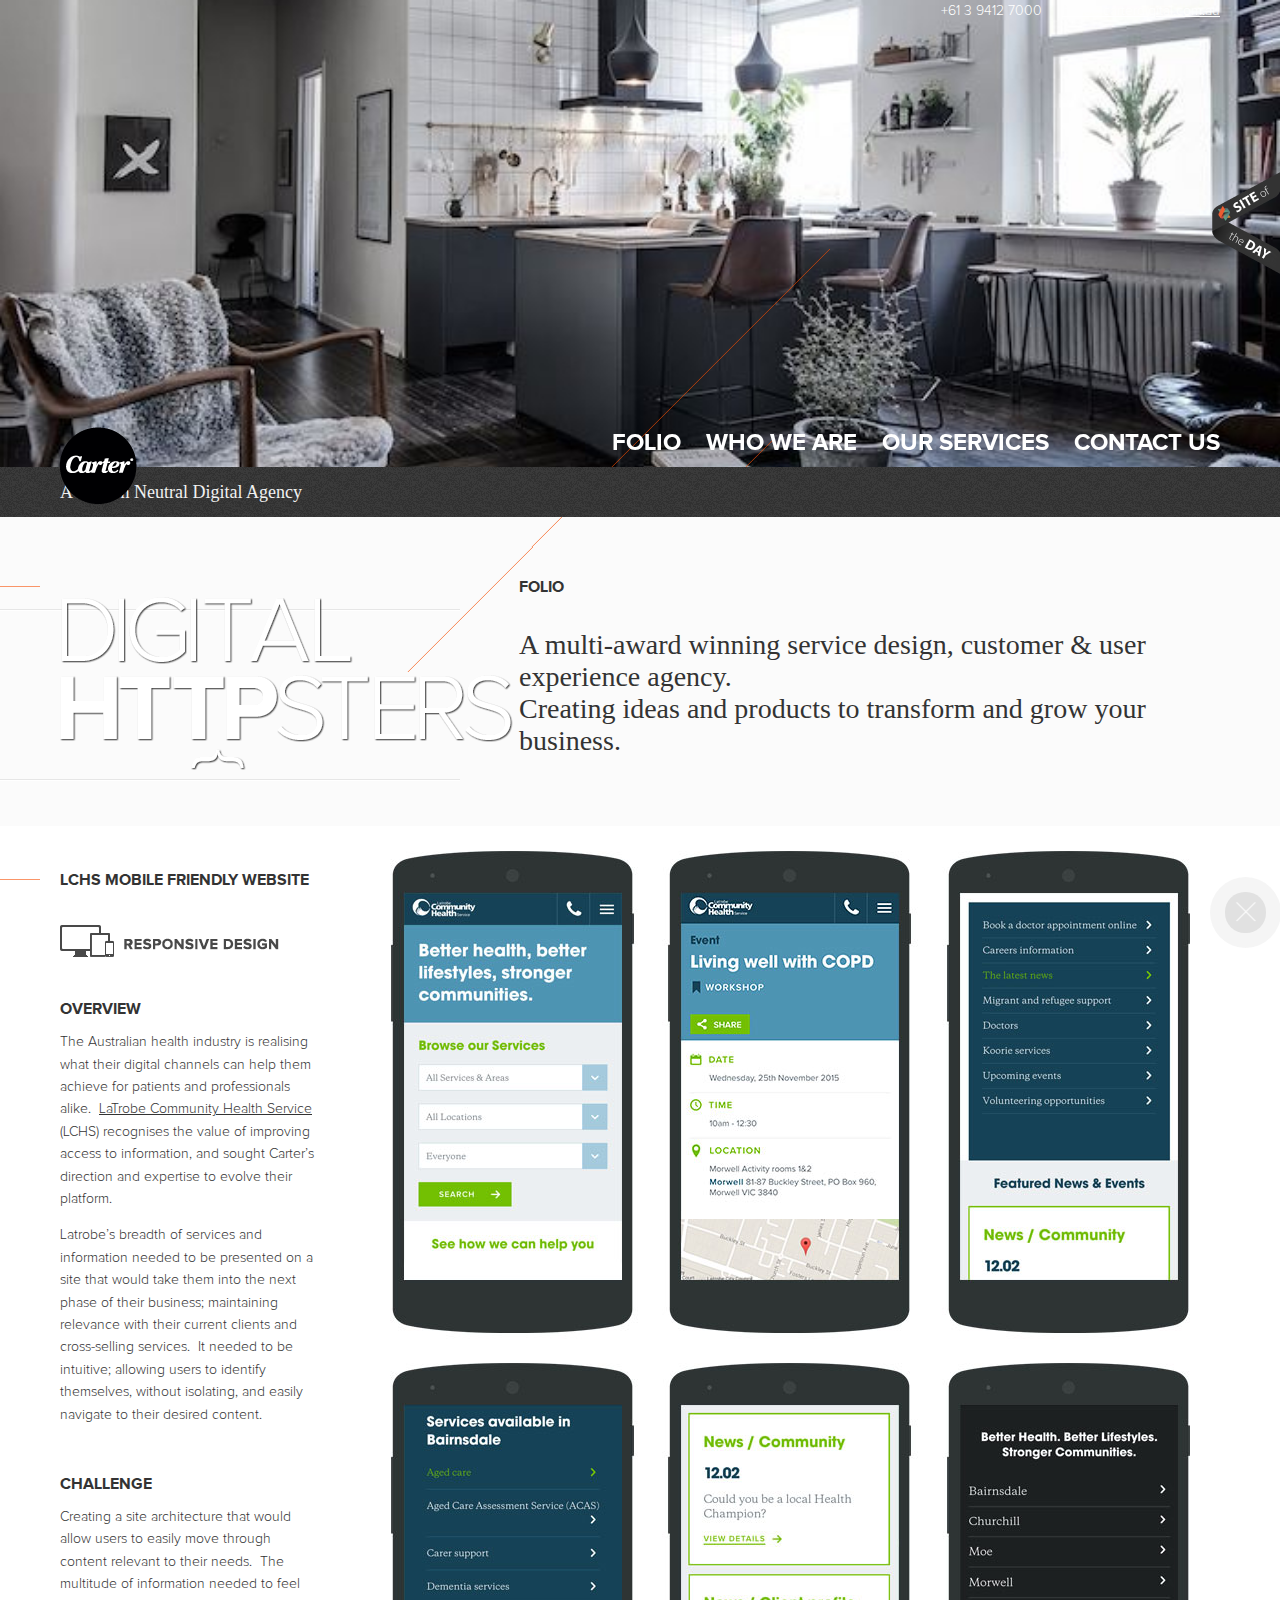
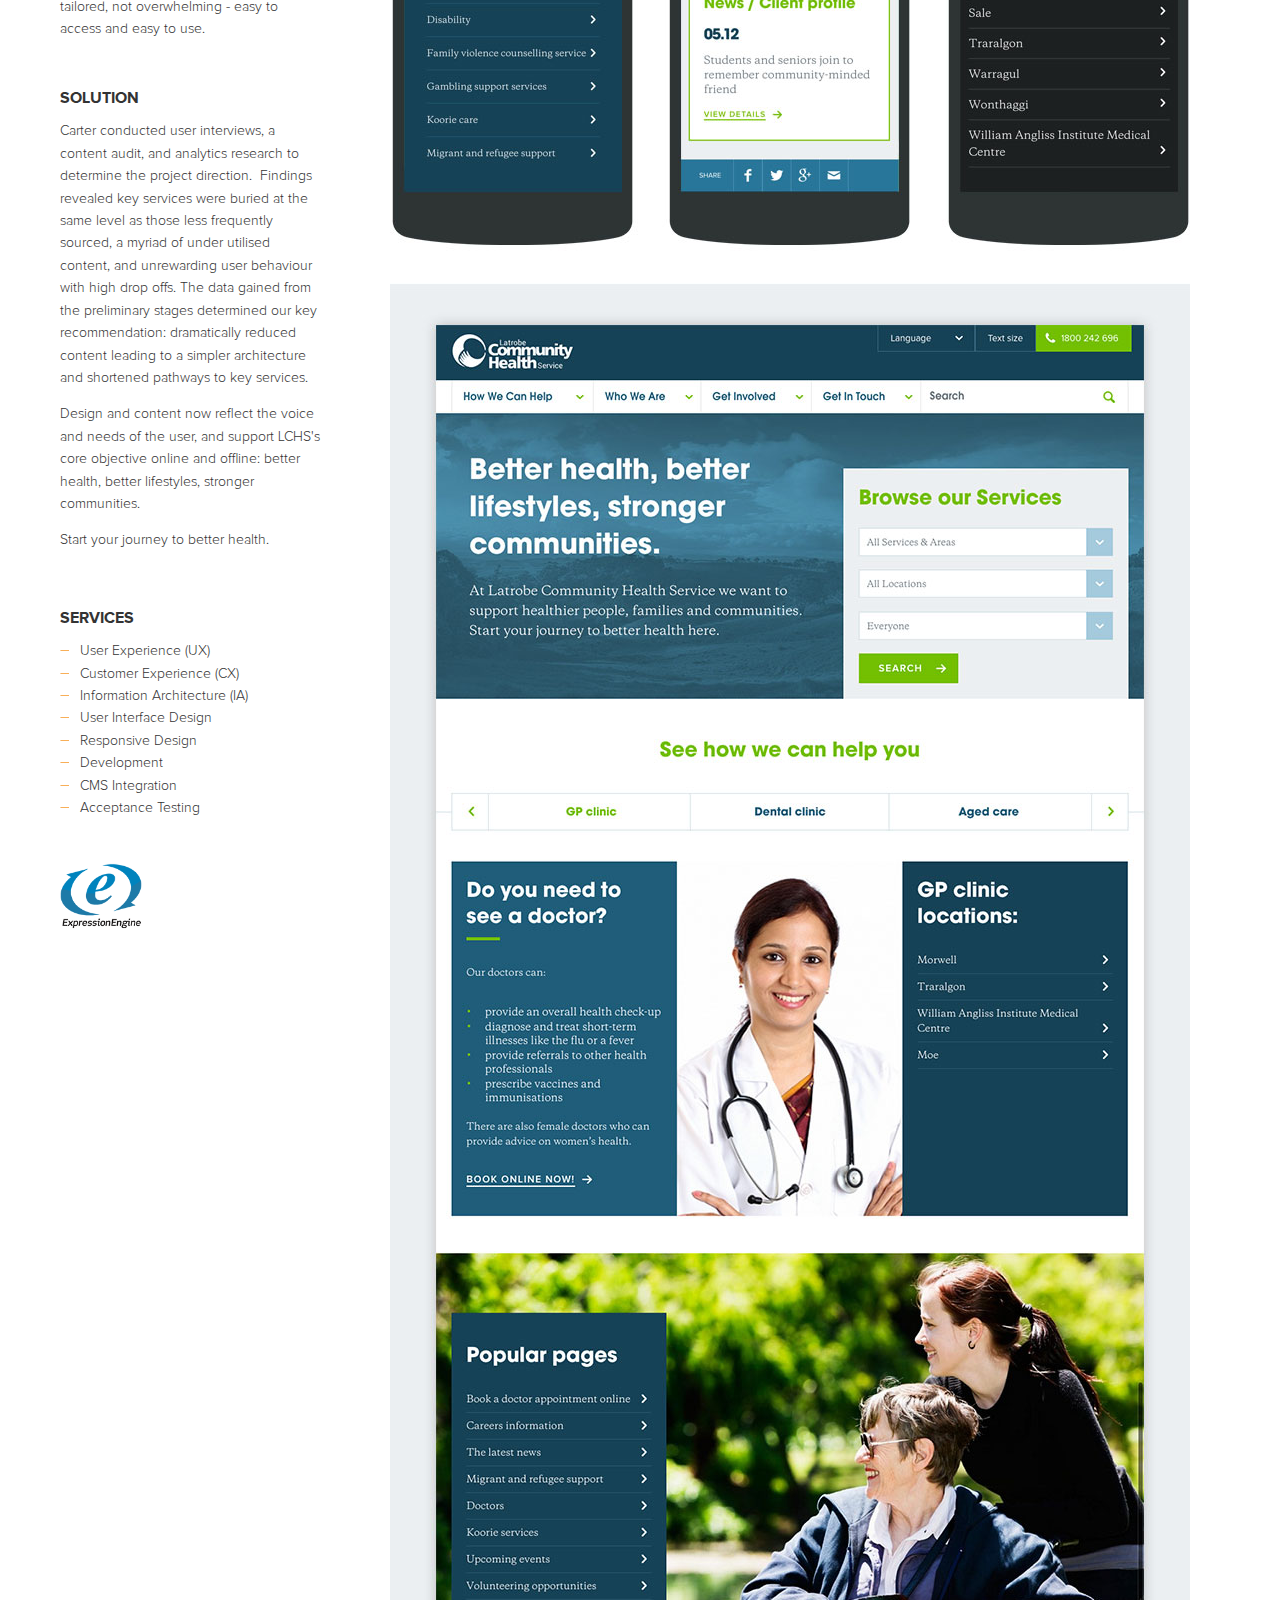
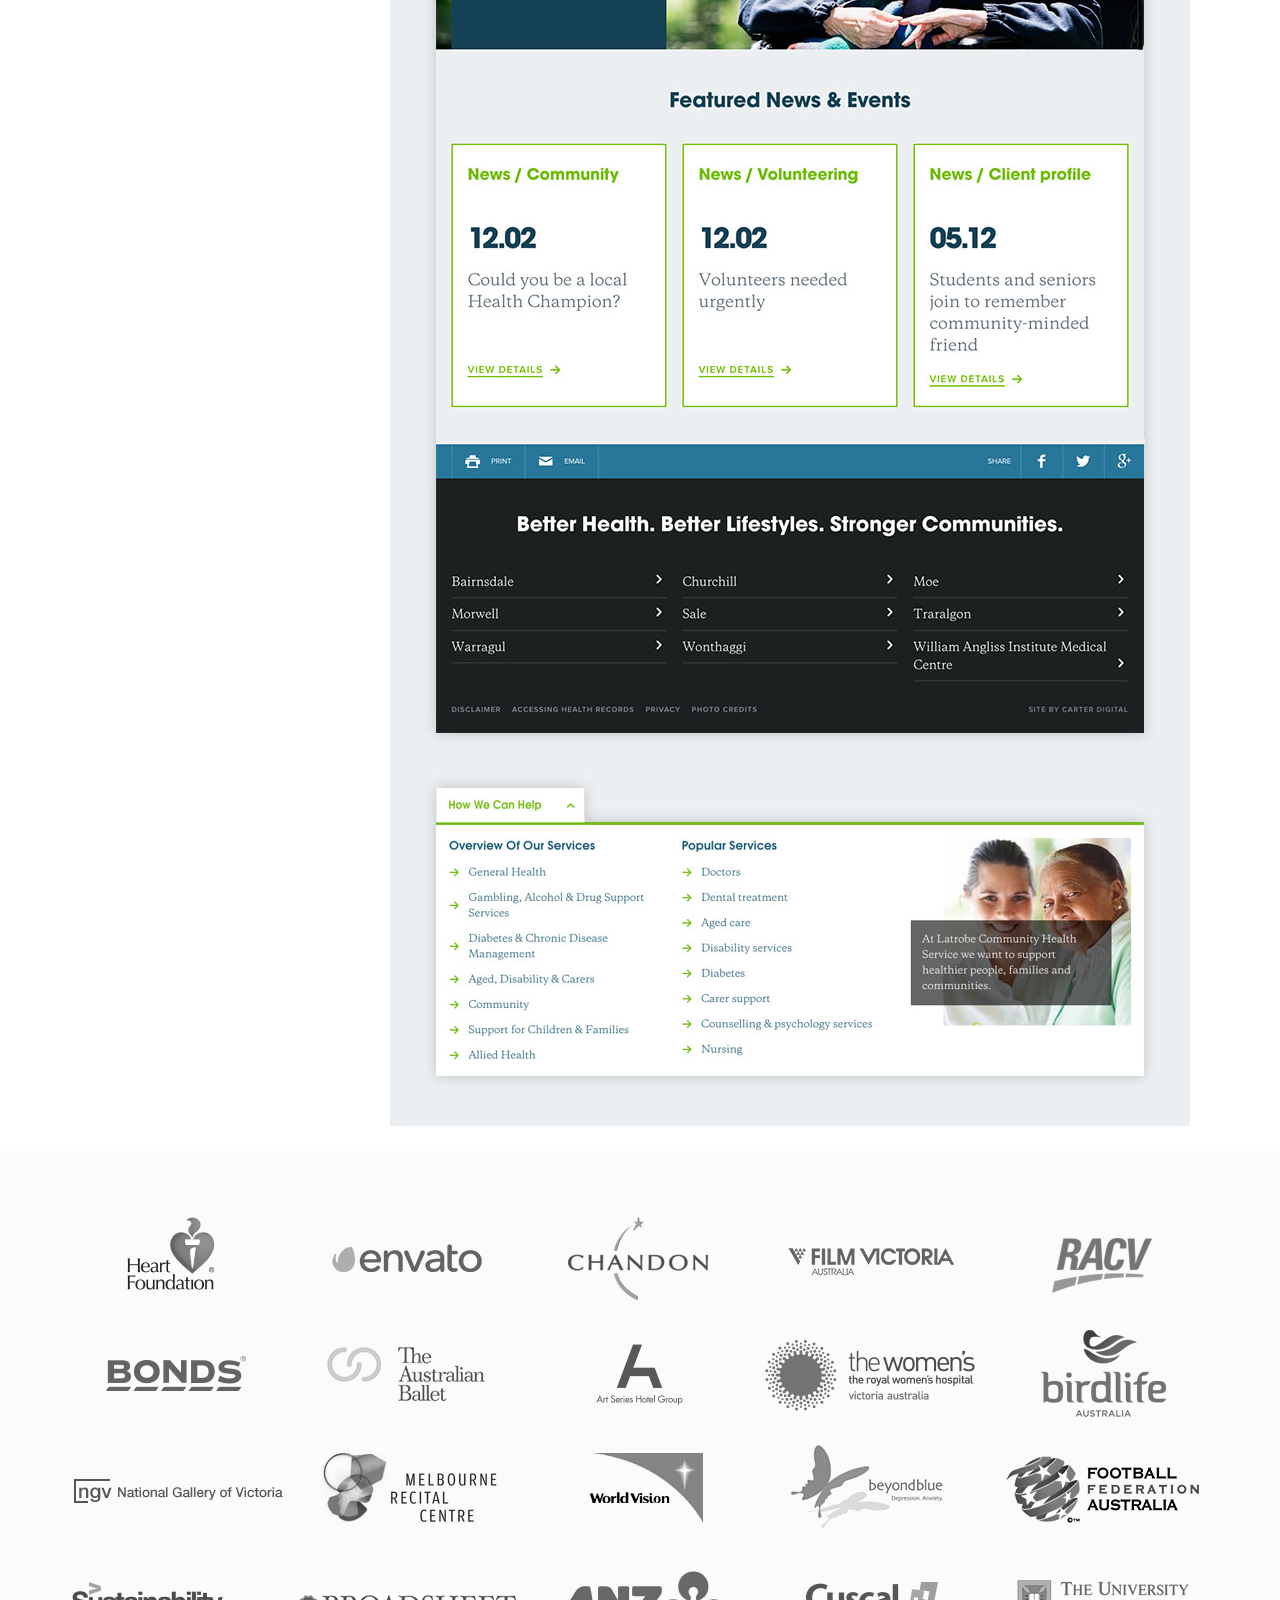
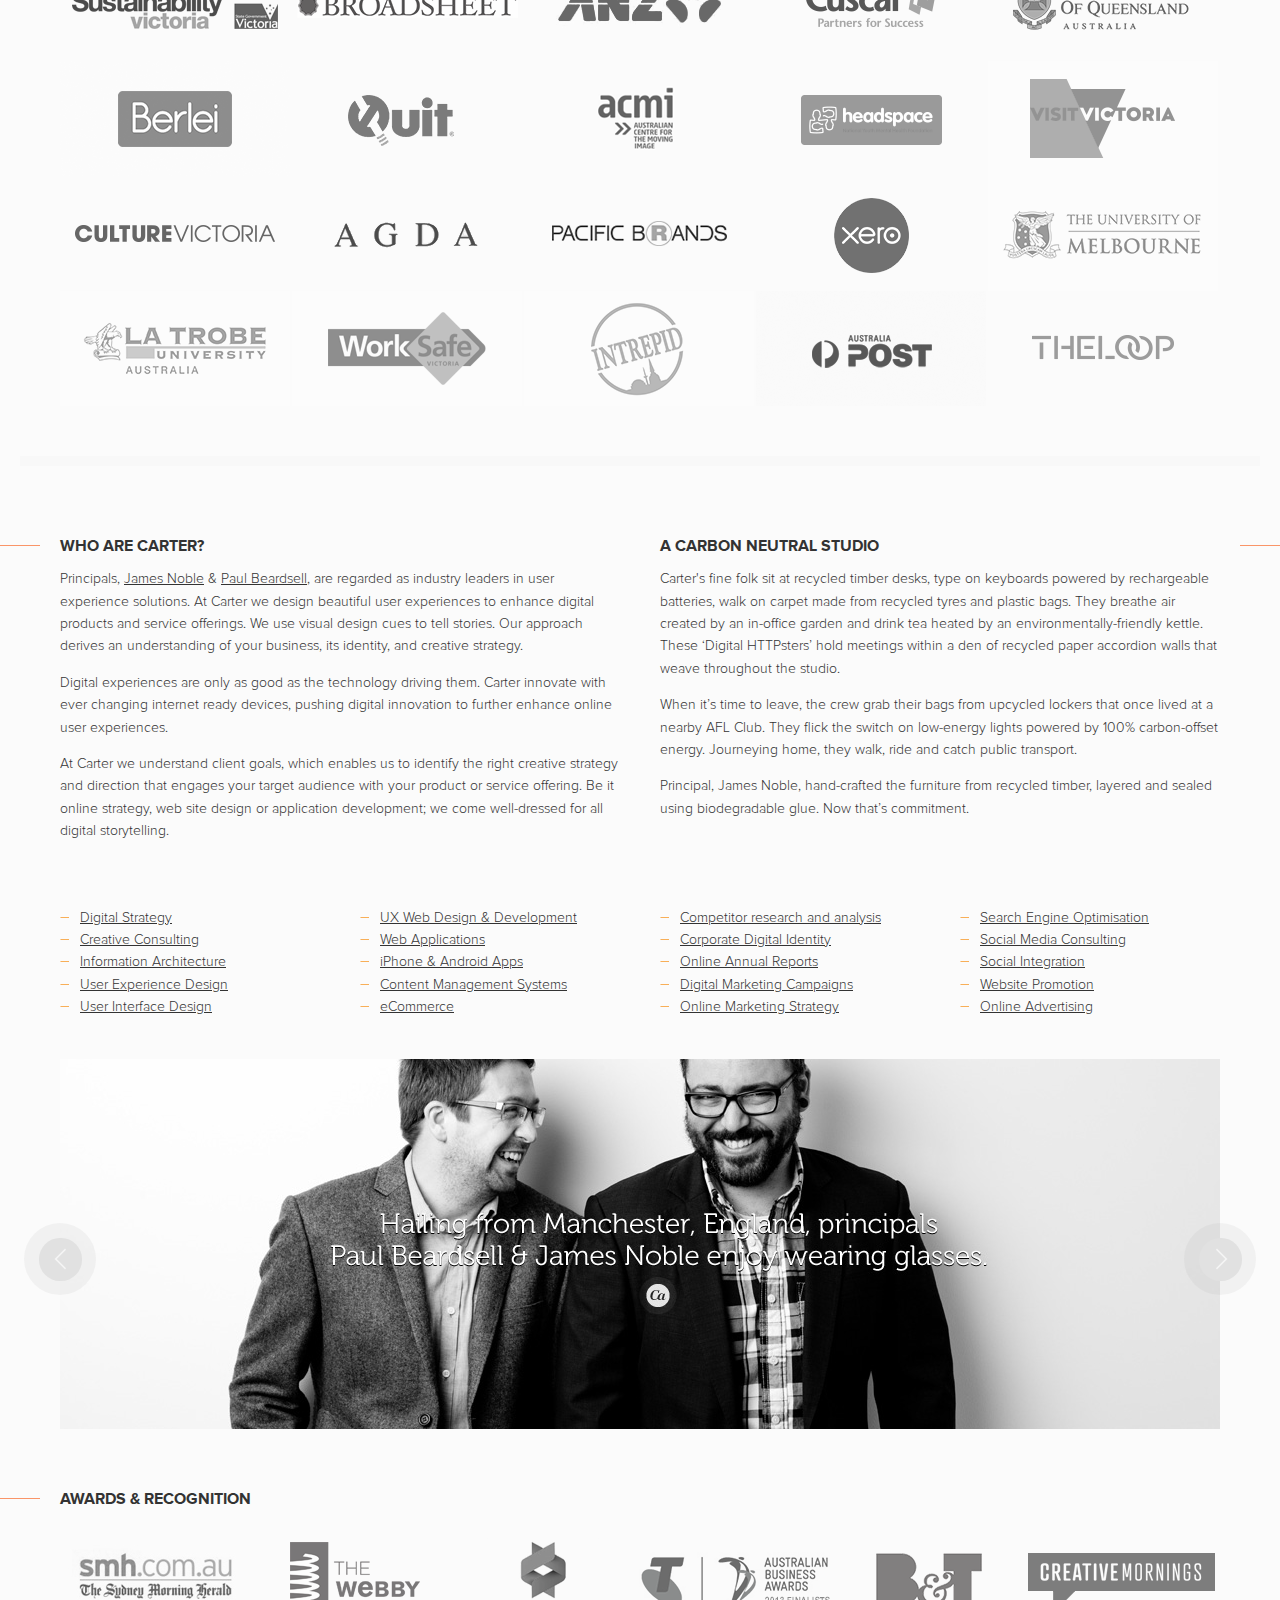
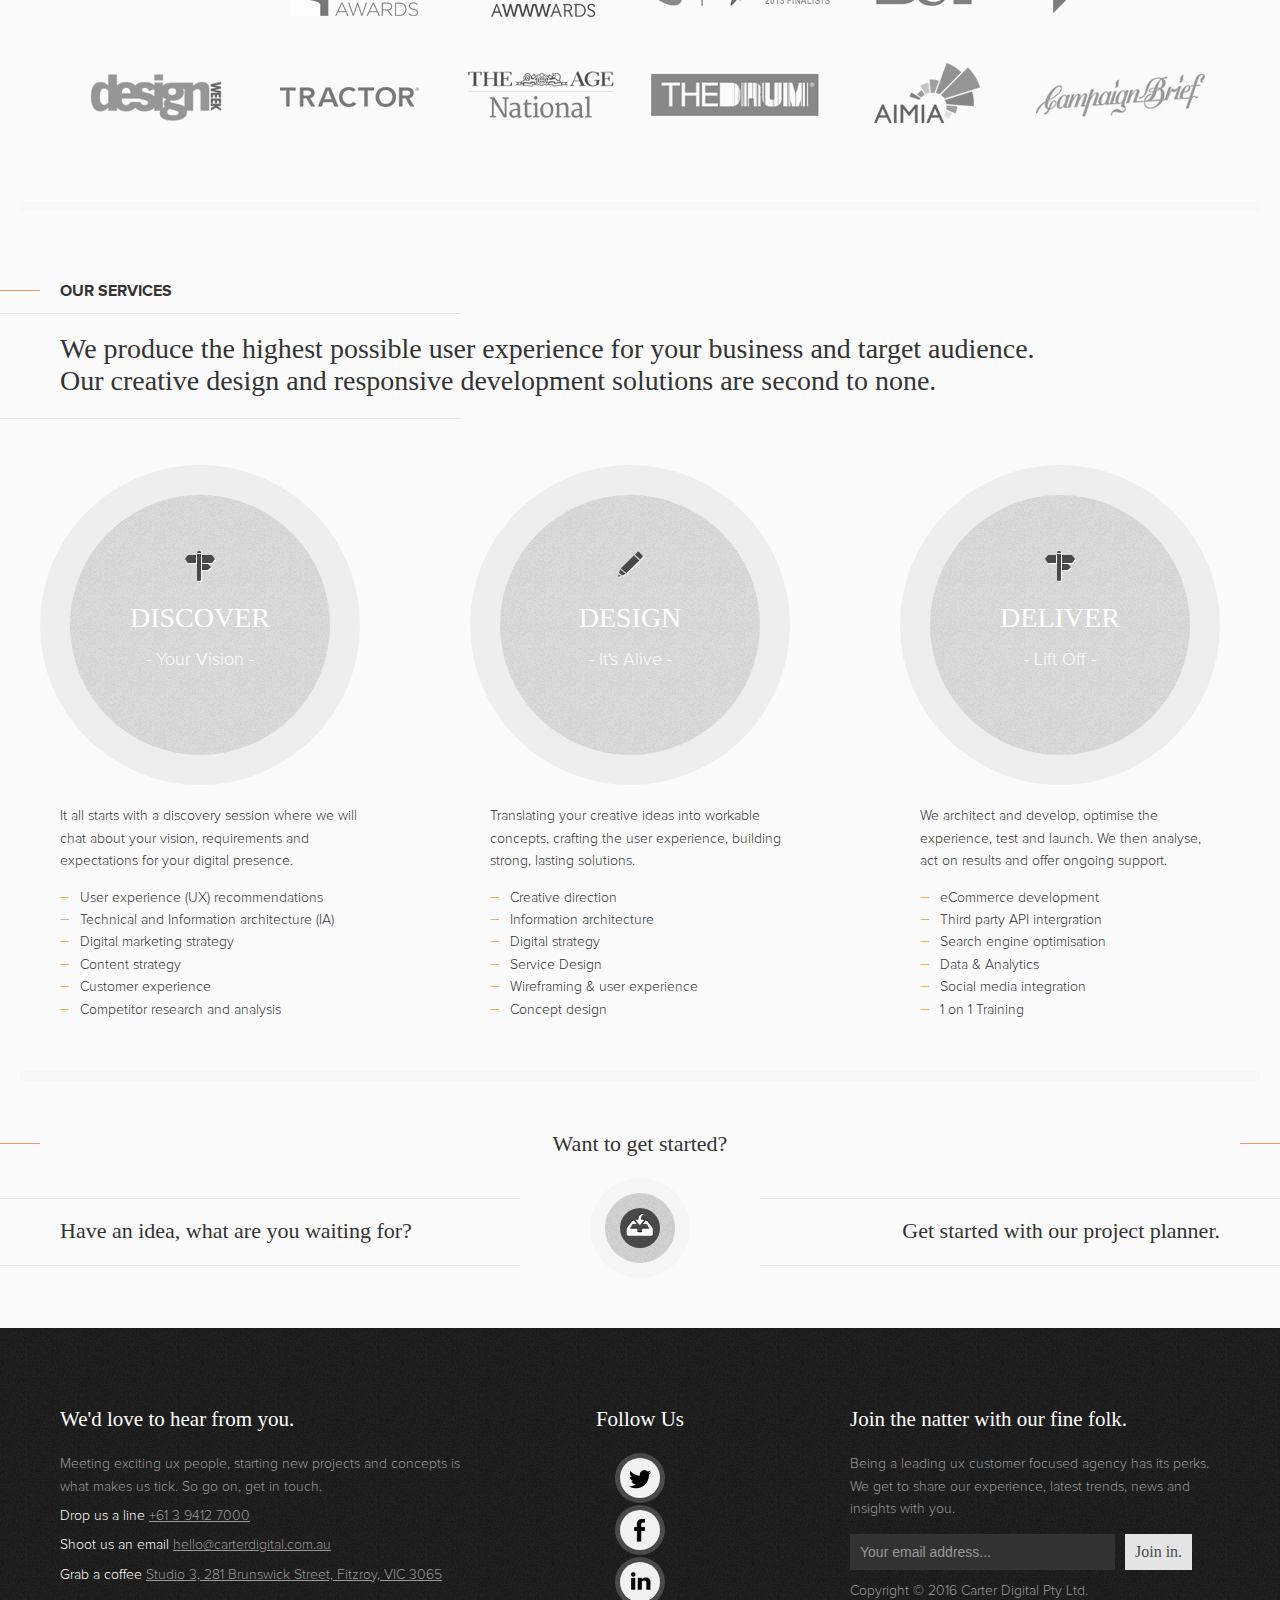
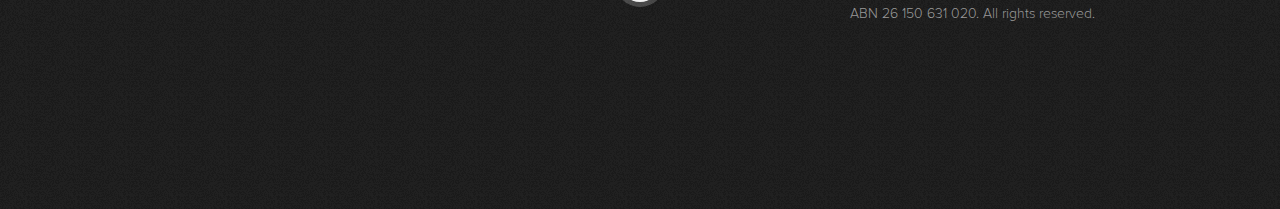
<file: carterdigital.com.au/projects/latrobe-community-health-service-responsive-website-design/index.html>
<!DOCTYPE html>
<!--[if lt IE 7]> <html lang="en" class="no-js ie6 ie"> <![endif]-->
<!--[if IE 7]>    <html lang="en" class="no-js ie7 ie"> <![endif]-->
<!--[if IE 8]>    <html lang="en" class="no-js ie8 ie"> <![endif]-->
<!--[if IE 9]>    <html lang="en" class="no-js ie9 ie"> <![endif]-->
<!--[if IE 10]>   <html lang="en" class="no-js ie10 ie"> <![endif]-->
<html class='no-js' lang='en'>

<!-- Mirrored from carterdigital.com.au/projects/latrobe-community-health-service-responsive-website-design/ by HTTrack Website Copier/3.x [XR&CO'2014], Wed, 29 Jun 2016 02:39:05 GMT -->
<!-- Added by HTTrack --><meta http-equiv="content-type" content="text/html;charset=utf-8" /><!-- /Added by HTTrack -->
<head>
	<meta charset="utf-8" />

	<title>LCHS Mobile Friendly Website / Carter Digital</title>
	<meta name="keywords" content="health, service, customer, user, experience, design" />
    <meta name="description" content="Latrobe Community Health Services digital customer services reinvented." />

    <meta name="eecache" content="221" />

    <meta name="author" content="Carter Digital - http://www.carterdigital.com.au"/>
    <meta name="robots" content="INDEX,FOLLOW"/>
    <link rel="shortcut icon" href="../../favicon.png" />
    <link rel="apple-touch-icon" href="#" />

    <meta name="viewport" content="width=device-width, maximum-scale=1.0, user-scalable=yes">

	<link rel="stylesheet" href="../../css/styles.css" type="text/css" />

	<link rel="apple-touch-icon" href="../../images/icon-120%402x.png">
	<link rel="apple-touch-icon" sizes="76x76" href="../../images/icon-76%401x.png">
	<link rel="apple-touch-icon" sizes="120x120" href="../../images/icon-120%402x.png">
	<link rel="apple-touch-icon" sizes="152x152" href="../../images/icon-152%402x.png">

	
    <!--[if IE]>
	<link rel="stylesheet" href="/css/ie.css" type="text/css" />
	<![endif]-->

	<!-- <script type="text/javascript" src="https://getfirebug.com/firebug-lite.js"></script> -->
	<!--<script type="text/javascript" src="/js/jquery.validate.js"></script>-->
	<!--<script type="text/javascript" src="/js/jquery.color.js"></script>-->
	<!--<script type="text/javascript" src="js/jquery.animation.easing.js"></script>-->
	<!--<script type="text/javascript" src="/js/jquery.wiggle.js"></script>-->

	<script src="http://use.typekit.com/szm2qoa.js"></script>
	<script>try{Typekit.load();}catch(e){}</script>
	<script>

	  var _gaq = _gaq || [];
	  _gaq.push(['_setAccount', 'UA-20842203-1']);
	  _gaq.push(['_trackPageview']);

	  (function() {
	    var ga = document.createElement('script'); ga.type = 'text/javascript'; ga.async = true;
	    ga.src = ('https:' == document.location.protocol ? 'https://' : 'http://') + 'stats.g.doubleclick.net/dc.js';
	    var s = document.getElementsByTagName('script')[0]; s.parentNode.insertBefore(ga, s);
	  })();

	</script>
</head>
<body>

<div id="custom_header">

<!-- Header Top -->
<div id="header_top">
	<div class="container">
		<p>+61 3 9412 7000 &nbsp;&nbsp;&nbsp;&nbsp;<a href="mailto:hello@carterdigital.com.au">hello@carterdigital.com.au</a></p>
	</div>
</div>

<!-- Header -->
<div id="fake_nav" class="nav">
	<div class="container">
		<ul>
			<li><a data-rel="#folio" href="../../index.html#!/folio">Folio</a></li>
			<li><a data-rel="#about" href="../../index.html#!/about">Who we are</a></li>
			<li><a data-rel="#services" href="../../index.html#!/services">Our Services</a></li>
			<!-- <li><a href="#">Blog</a></li> -->
			<!-- <li><a href="#">Careers</a></li> -->
			<li><a data-rel="#footer" href="../../index.html#!/footer">Contact Us</a></li>
		</ul>
	</div>
	<div class="clear"></div>
</div>
<!-- Header -->

<!-- Hero -->
<div id="header">
	<a id="site_of_the_day" href="http://www.awwwards.com/web-design-awards/carter-digital"></a>
	<div class="container">
		<h3 class="logo">
			<a href="../../index.html#!/header/">
				<img src="../../images/layout/carter-digital-logo.png" alt="carter-digital" />
			</a>
		</h3>
		<h3 id="hero">
			<span class="hero_crop">
				<img src="../../images/layout/digital-httpsters.png" alt="digital-httpsters" width="459" />
			</span>
			<div class="moustache"></div>
		</h3>
		<div class="lines"></div>
		<div class="lines2"></div>
	</div>
</div>
<!-- Hero -->

</div>

<!-- Nav -->
<div id="nav" class="nav">
	<div class="container">
		<h3 class="logo">
			<a href="../../index.html#!/header/">
				<img src="../../images/layout/nav-carter-logo.png" alt="carter-digital" />
			</a>
		</h3>
		<h2>A Carbon Neutral Digital Agency</h2>
		<ul>
			<li><a data-rel="#folio" href="../../index.html#!/folio">Folio</a></li>
			<li><a data-rel="#about" href="../../index.html#!/about">Who we are</a></li>
			<li><a data-rel="#services" href="../../index.html#!/services">Our Services</a></li>
			<!-- <li><a href="#">Blog</a></li> -->
			<!-- <li><a href="#">Careers</a></li> -->
			<li><a data-rel="#footer" href="../../index.html#!/footer">Contact Us</a></li>
		</ul>
	</div>

</div>
<div id="nav_space"><br /></div>
<!-- Nav -->




<div id="folio">
	
	<div class="container">
		<!-- Section Title -->
		<h3><span class="marker"></span>Folio</h3>
		
		<div class="section_heading">
			<div class="inner">
				<h1>A multi-award winning service design, customer & user experience agency. <br />
Creating ideas and products to transform and grow your business.</h1>
			</div>
		</div>
	</div>
	
	
	<!-- Folio Single -->
	<div id="folio_single" class="active">
		
		<div class="container" style="z-index:98">
		
			<div id="folio_nav">
				<a href="../../index.html#!/folio" id="folio_close"><span class="outer"></span><span class="inner"></span></a>
			</div>
			
		</div>
		
		<div id="ajax_load" style="padding:25px 0;">
			<div class="container">
<div class="content">

	<div class="client_meta">
		<!-- <a href="#"><img src="" alt="latrobe-community-health-service-responsive-website-design" /></a> -->
		<h3><span class="marker"></span>LCHS Mobile Friendly Website</h3>
	</div>

	
	<h3><img alt="" src="../../images/uploads/responsive-design.png" style="font-size:13px; height:60px; line-height:1.6; width:250px" /></h3>

<h3>OVERVIEW</h3>

<p>The Australian health industry is realising what their digital channels can help them achieve for patients and professionals alike. &nbsp;<a href="http://www.lchs.com.au/" target="_blank">LaTrobe Community Health Service</a> (LCHS) recognises the value of improving access to information, and sought Carter&rsquo;s direction and expertise to evolve their platform.&nbsp;</p>

<p>Latrobe&rsquo;s breadth of services and information needed to be presented on a site that would take them into the next phase of their business; maintaining relevance with their current clients and cross-selling services. &nbsp;It needed to be intuitive; allowing users to identify themselves, without isolating, and easily navigate to their desired content.&nbsp;</p>

<h3><br />
CHALLENGE</h3>

<p>Creating a site architecture that would allow users to easily move through content relevant to their needs. &nbsp;The multitude of information needed to feel tailored, not overwhelming - easy to access and easy to use.</p>

<h3><br />
SOLUTION</h3>

<p>Carter conducted user interviews, a content audit, and analytics research to determine the project direction. &nbsp;Findings revealed key services were buried at the same level as those less frequently sourced, a myriad of under utilised content, and unrewarding user behaviour with high drop offs. The data gained from the preliminary stages determined our key recommendation: dramatically reduced content leading to a simpler architecture and shortened pathways to key services. &nbsp;&nbsp;</p>

<p>Design and content now reflect the voice and needs of the user, and support LCHS&#39;s core objective online and offline: better health, better lifestyles, stronger communities.</p>

<p>Start&nbsp;your journey to better health.</p>

<p>&nbsp;</p>

<h3>SERVICES</h3>

<ul>
	<li>User Experience (UX)</li>
	<li>Customer Experience (CX)</li>
	<li>Information Architecture (IA)</li>
	<li>User Interface Design</li>
	<li>Responsive Design</li>
	<li>Development</li>
	<li>CMS Integration</li>
	<li>Acceptance Testing</li>
</ul>

<p>&nbsp;</p>

<p><a href="https://ellislab.com/expressionengine/features" target="_blank"><img alt="" src="../../images/uploads/expression-engine-cms.png" style="height:80px; width:82px" /></a></p>

	<a id="back_to_top"></a>
</div>

<div class="images">
	
	<div class="image">
		
		<img src="../../images/uploads/latrobe-community-health-service-ux.jpg" alt="Digital Health Community Services" width="800" height="3475" />
		
	</div>
	
</div>

<div class="clear"></div>
</div>

		</div>
		
	</div>

</div>
<script type="text/javascript">
	(function($){
		$(document).ready(function()
		{
			setTimeout(function(){$('a').unbind('click');}, 50);
		});
	})(jQuery);
</script>




<div class="container">
<div class="section" id="clients">
	
	
	<div class="client">
				<a href="../heart-foundation-of-australia-strategy-customer-and-digital-experience/index.html" style="background-image: url(../../images/uploads/logo-heartfoundation.png);" target="_blank">
			<img src="../../images/uploads/logo-heartfoundation-greyscale.png" alt="The Australian Heart Foundation" />
		</a>
			</div>
	
	<div class="client">
				<a href="../../index.html#!/projects/creative-new-website-for-aussie-start-up-envato/" style="background-image: url(../../images/uploads/logo-envato.png);" target="_blank">
			<img src="../../images/uploads/logo-envato-greyscale.png" alt="Envato" />
		</a>
			</div>
	
	<div class="client">
				<a href="../lvmh-domain-chandon-responsive-digital-website-user-experience/index.html" style="background-image: url(../../images/uploads/logo-chandon.png);" target="_blank">
			<img src="../../images/uploads/logo-chandon-greyscale.png" alt="Domain Chandon" />
		</a>
			</div>
	
	<div class="client">
				<a href="http://www.film.vic.gov.au/" style="background-image: url(../../images/uploads/film-victoria-logo-hover.png);" target="_blank">
			<img src="../../images/uploads/film-victoria-logo.png" alt="Film Victoria" />
		</a>
			</div>
	
	<div class="client">
				<a href="http://www.racv.com.au/" style="background-image: url(../../images/uploads/logo-racv.png);" target="_blank">
			<img src="../../images/uploads/logo-racv-greyscale.png" alt="RACV" />
		</a>
			</div>
	
	<div class="client">
				<a href="../../index.html#!/projects/bonds-digital-customer-experience/" style="background-image: url(../../images/uploads/bonds_logo_hover.png);" target="_blank">
			<img src="../../images/uploads/bonds_logo.png" alt="Bonds Australia" />
		</a>
			</div>
	
	<div class="client">
				<a href="https://www.australianballet.com.au/" style="background-image: url(../../images/uploads/logo-australianballet-hover.png);" target="_blank">
			<img src="../../images/uploads/logo-australianballet.png" alt="The Australian Ballet" />
		</a>
			</div>
	
	<div class="client">
				<a href="../../index.html#!/projects/art-series-hotel-group-user-experience-design-and-development/" style="background-image: url(../../images/uploads/artseries-hotels-logo-hover.png);" target="_blank">
			<img src="../../images/uploads/artseries-hotels-logo.png" alt="The Art Series Hotel Group" />
		</a>
			</div>
	
	<div class="client">
				<a href="../../index.html#!/projects/responsive-website-design-of-the-royal-womens-hospital-melbourne/" style="background-image: url(../../images/uploads/the-royal-womens-hospital.png);" target="_blank">
			<img src="../../images/uploads/the-royal-womens-hospital-hover.png" alt="The Woman's Hospital" />
		</a>
			</div>
	
	<div class="client">
				<a href="../../index.html#!/projects/birdlife-australia/" style="background-image: url(../../images/uploads/birdlife-logo-hover.png);" target="_blank">
			<img src="../../images/uploads/birdlife-logo.png" alt="Birdlife Austalia" />
		</a>
			</div>
	
	<div class="client">
				<a href="../../index.html#!/projects/ngv-melbourne-now-responsive-website-android-and-ios-apps/" style="background-image: url(../../images/uploads/national-gallery-victoria-hover.png);" target="_blank">
			<img src="../../images/uploads/national-gallery-victoria.png" alt="National Gallery Victoria" />
		</a>
			</div>
	
	<div class="client">
				<a href="http://www.melbournerecital.com.au/" style="background-image: url(../../images/uploads/recital_centre_logo_hover.png);" target="_blank">
			<img src="../../images/uploads/recital_centre_logo.png" alt="Melbourne Recital Centre" />
		</a>
			</div>
	
	<div class="client">
				<a href="../../index.html#!/projects/world-vision/" style="background-image: url(../../images/uploads/world-vision-hover.png);" target="_blank">
			<img src="../../images/uploads/world-vision.png" alt="World Vision Australia" />
		</a>
			</div>
	
	<div class="client">
				<a href="https://www.beyondblue.org.au/" style="background-image: url(../../images/uploads/logos-beyond-blue-hover.png);" target="_blank">
			<img src="../../images/uploads/logos-beyond-blue.png" alt="Beyond Blue" />
		</a>
			</div>
	
	<div class="client">
				<a href="../../index.html#!/projects/football-federation-australia-you-power-the-game" style="background-image: url(../../images/uploads/ffa-logo.png);" target="_blank">
			<img src="../../images/uploads/ffa-logo-bw.png" alt="Football Federation Australia" />
		</a>
			</div>
	
	<div class="client">
				<a href="http://www.vic.gov.au/" style="background-image: url(../../images/uploads/sustainability-victoria-logo-hover.png);" target="_blank">
			<img src="../../images/uploads/sustainability-victoria-logo.png" alt="Sustainability / State Gov Victoria" />
		</a>
			</div>
	
	<div class="client">
				<a href="http://www.broadsheet.com.au/melbourne/food-and-drink/article/moran-cato-building-basement-rooftop" style="background-image: url(../../images/uploads/broadsheet-logo-hover.png);" target="_blank">
			<img src="../../images/uploads/broadsheet-logo.png" alt="Broadsheet Sydney and Melbourne" />
		</a>
			</div>
	
	<div class="client">
				<a href="http://www.anz.com.au/" style="background-image: url(../../images/uploads/anz-logo-hover.png);" target="_blank">
			<img src="../../images/uploads/anz-logo.png" alt="ANZ Bank" />
		</a>
			</div>
	
	<div class="client">
				<a href="https://www.cuscal.com.au/mobile-payments" style="background-image: url(../../images/uploads/cuscal_logo_hover.png);" target="_blank">
			<img src="../../images/uploads/cuscal_logo.png" alt="Cuscal Australia" />
		</a>
			</div>
	
	<div class="client">
				<a href="http://gci.uq.edu.au/" style="background-image: url(../../images/uploads/queensland-university-gci-logo-hover.png);" target="_blank">
			<img src="../../images/uploads/queensland-university-gci-logo.png" alt="Queensland University / Global Change Institute" />
		</a>
			</div>
	
	<div class="client">
				<a href="../../index.html#!/projects/berlei-the-ultimate-increase-in-ecommerce-conversion-optimisation/" style="background-image: url(../../images/uploads/berlei-logo-hover.gif);" target="_blank">
			<img src="../../images/uploads/berlei-logo.gif" alt="Berlei Australia" />
		</a>
			</div>
	
	<div class="client">
				<a href="http://www.quit.org.au/" style="background-image: url(../../images/uploads/quit-victoria-logo-hover.png);" target="_blank">
			<img src="../../images/uploads/quit-victoria-logo.png" alt="Quit Victoria" />
		</a>
			</div>
	
	<div class="client">
				<a href="../../index.html#!/projects/acmi-gamemasters" style="background-image: url(../../images/uploads/acmi-logo-hover.png);" target="_blank">
			<img src="../../images/uploads/acmi-logo.png" alt="ACMI" />
		</a>
			</div>
	
	<div class="client">
				<a href="../../index.html#!/projects/the-fifth-army-headspace-cotton-on-foundation/" style="background-image: url(../../images/uploads/headspace-logo-hover.png);" target="_blank">
			<img src="../../images/uploads/headspace-logo-clients.png" alt="Headspace" />
		</a>
			</div>
	
	<div class="client">
				<a href="http://www.visitvictoria.com/" style="background-image: url(../../images/uploads/logo-visit-victoria.png);" target="_blank">
			<img src="../../images/uploads/logo-visit-victoria-bw.png" alt="Visit Victoria" />
		</a>
			</div>
	
	<div class="client">
				<a href="../../index.html#!/projects/culture-victoria-150-years-of-historical-content/" style="background-image: url(../../images/uploads/cv_logo_hover.png);" target="_blank">
			<img src="../../images/uploads/cv_logo.png" alt="Culture Victoria" />
		</a>
			</div>
	
	<div class="client">
				<a href="http://www.agda.com.au/" style="background-image: url(../../images/uploads/agda-logo-hover.png);" target="_blank">
			<img src="../../images/uploads/agda-logo.png" alt="Australian Graphic Design Association" />
		</a>
			</div>
	
	<div class="client">
				<a href="http://www.pacificbrands.com.au/" style="background-image: url(../../images/uploads/pacific_brands_logo_hover.png);" target="_blank">
			<img src="../../images/uploads/pacific_brands_logo.png" alt="Pacific Brands Pty Ltd" />
		</a>
			</div>
	
	<div class="client">
				<a href="https://www.xero.com/au" style="background-image: url(../../images/uploads/xero-accounting-logo-hover.png);" target="_blank">
			<img src="../../images/uploads/xero-accounting-logo.png" alt="Xero: Accounting Software & Online Bookkeeping" />
		</a>
			</div>
	
	<div class="client">
				<a href="http://www.unimelb.edu.au/" style="background-image: url(../../images/uploads/logo-university-melbourne.png);" target="_blank">
			<img src="../../images/uploads/logo-university-melbourne-bw.png" alt="University of Melbourne" />
		</a>
			</div>
	
	<div class="client">
				<a href="http://www.latrobe.edu.au/" style="background-image: url(../../images/uploads/logo-latrobe-university.png);" target="_blank">
			<img src="../../images/uploads/logo-latrobe-university-bw.png" alt="Latrobe University" />
		</a>
			</div>
	
	<div class="client">
				<a href="http://www.worksafe.vic.gov.au/" style="background-image: url(../../images/uploads/logo-worksafe.png);" target="_blank">
			<img src="../../images/uploads/logo-worksafe-bw.png" alt="Worksafe Victoria" />
		</a>
			</div>
	
	<div class="client">
				<a href="http://www.intrepidtravel.com/" style="background-image: url(../../images/uploads/logo-intrepid-travel.png);" target="_blank">
			<img src="../../images/uploads/logo-intrepid-travel-bw.png" alt="Intrepid Travel" />
		</a>
			</div>
	
	<div class="client">
				<a href="http://www.auspost.com.au/" style="background-image: url(../../images/uploads/australia-post-logo-hover.png);" target="_blank">
			<img src="../../images/uploads/australia-post-logo.png" alt="Australia Post" />
		</a>
			</div>
	
	<div class="client">
				<a href="../../index.html#!/projects/the-loop-ux-design/" style="background-image: url(../../images/uploads/the-loop-logo-hover.png);" target="_blank">
			<img src="../../images/uploads/the-loop-logo.png" alt="The Loop" />
		</a>
			</div>
	
	<div class="clear"></div>
	
</div>
</div>




<div class="section_mask" id="about_mask">
<div class="container">
<div class="section" id="about">

	
	<div class="col_6">
		<h3>Who are Carter?</h3>

<p>Principals, <a href="http://www.linkedin.com/in/mrjamesnoble" target="_blank" title="LinkedIn Profile">James Noble</a> &amp; <a href="http://twitter.com/#!/paulbeardsell" target="_blank" title="@paulbeardsell">Paul Beardsell</a>, are regarded as industry leaders in user experience solutions. At Carter we design beautiful user experiences to enhance digital products and service offerings. We use visual design cues to tell stories. Our approach derives an understanding of your business, its identity, and creative strategy.</p>

<p>Digital experiences are only as good as the technology driving them. Carter innovate with ever changing internet ready devices, pushing digital innovation to further enhance online user experiences.</p>

<p>At Carter we understand client goals, which enables us to identify the right creative strategy and direction that engages your target audience with your product or service offering. Be it online strategy, web site design or application development; we come well-dressed for all digital storytelling.</p>
	</div>
	<div class="col_6 last">
		<h3>A carbon neutral studio</h3>

<p>Carter&#39;s fine folk sit at recycled timber desks, type on keyboards powered by rechargeable batteries, walk on carpet made from recycled tyres and plastic bags. They breathe air created by an in-office garden and drink tea heated by an environmentally-friendly kettle. These &lsquo;Digital HTTPsters&rsquo; hold meetings within a den of recycled paper accordion walls that weave throughout the studio.</p>

<p>When it&rsquo;s time to leave, the crew grab their bags from upcycled lockers that once lived at a nearby AFL Club. They flick the switch on low-energy lights powered by 100% carbon-offset energy. Journeying home, they walk, ride and catch public transport.</p>

<p>Principal, James Noble, hand-crafted the furniture from recycled timber, layered and sealed using biodegradable glue. Now that&rsquo;s commitment.&nbsp;</p>
	</div>
	

	<div class="clear" style="height:50px;"><br /></div>


	
	<div class="col_3">
		<ul>
	<li><a href="../../index.html#!/projects/birdlife-australia/" target="_self">Digital Strategy</a></li>
	<li><a href="../../index.html#!/services">Creative Consulting</a></li>
	<li><a href="../../index.html#!/projects/birdlife-australia/">Information Architecture</a></li>
	<li><a href="../../index.html#!/folio">User Experience Design</a></li>
	<li><a href="../../index.html#!/projects/chocolate-tailors/">User Interface Design</a></li>
</ul>
	</div>
	<div class="col_3">
		<ul>
	<li><a href="../../index.html#!/folio">UX Web Design &amp; Development</a></li>
	<li><a href="../../index.html#!/projects/pt-manager-pro/">Web Applications</a></li>
	<li><a href="../../index.html#!/projects/iprimus/" target="_self">iPhone &amp; Android Apps</a></li>
	<li><a href="http://expressionengine.com/" target="_blank">Content Management Systems</a></li>
	<li><a href="../../index.html#!/projects/chocolate-tailors/" target="_self">eCommerce</a></li>
</ul>
	</div>
	<div class="col_3">
		<ul>
	<li><a href="../../index.html#!/projects/tandem-partners/">Competitor research and analysis</a></li>
	<li><a href="../../index.html#!/projects/anz-shareholder-corporate-responsibility-review/">Corporate Digital Identity</a></li>
	<li><a href="../../index.html#!/projects/anz-shareholder-corporate-responsibility-review/" target="_self" title="Online Annual Report">Online Annual Reports</a></li>
	<li><a href="../../index.html#!/projects/football-federation-australia-you-power-the-game/" target="_blank">Digital Marketing Campaigns</a></li>
	<li><a href="../../index.html#!/projects/acmi-gamemasters/">Online Marketing Strategy</a></li>
</ul>
	</div>
	<div class="col_3 last">
		<ul>
	<li><a href="https://www.google.com.au/search?q=ux+design+melbourne" target="_blank">Search Engine Optimisation</a></li>
	<li><a href="../../index.html#!/projects/adioso/">Social Media Consulting</a></li>
	<li><a href="http://www.smk.net.au/" target="_blank">Social Integration</a></li>
	<li><a href="../../index.html#!/projects/acmi-gamemasters/">Website Promotion</a></li>
	<li><a href="../broadsheet-mobile/index.html" target="_blank">Online Advertising</a></li>
</ul>
	</div>
	


	<div class="clear"></div>

	<div id="slider">
		<a id="slider_prev" href="#"><span class="outer"></span><span class="inner"></span></a>
		<a id="slider_next" href="#"><span class="outer"></span><span class="inner"></span></a>
		<div class="mask">
			<div class="slides">
				
				<div class="slide">
					<img src="../../images/uploads/web-design-and-development.jpg" alt="UX Melbourne website design and development" />
				</div>
				
				<div class="slide">
					<img src="../../images/uploads/slider_1.jpg" alt="Digital strategies and UX creative solutions." />
				</div>
				
				<div class="slide">
					<img src="../../images/uploads/ux-digital-strategies.jpg" alt="User experience digital strategies" />
				</div>
				
				<div class="slide">
					<img src="../../images/uploads/award-winning-ux-agency.jpg" alt="Award winning UX agency in Melbourne" />
				</div>
				
				<div class="slide">
					<img src="../../images/uploads/user-experience-design.jpg" alt="Think of creative user experience as ergonomics for your eyeballs." />
				</div>
				
			</div>
		</div>
	</div>

	<div class="clear"><br /></div>

</div>
</div>
</div>

	
<div class="section_mask" id="awards_mask">
<div class="container">
<div class="section" id="awards">
	
	<!-- Section Title -->
	<h3><span class="marker"></span>Awards & Recognition</h3>
	
				
	
	<div class="award">
				<a href="http://www.smh.com.au/business" style="background-image: url(../../images/uploads/sydney-morning-herald-logo.jpg);" target="_blank">
			<img src="../../images/uploads/sydney-morning-herald-bw-logo.jpg" alt="Sydney Morning Herald, Business and Technology" />
		</a>
			</div>
	
	<div class="award">
				<a href="http://www.webbyawards.com/winners/2014/mobile-apps/handheld-devices/events-handheld-devices/melbourne-now/" style="background-image: url(../../images/uploads/the-webby-awards-logo-hover.png);" target="_blank">
			<img src="../../images/uploads/the-webby-awards-logo.png" alt="The Webby Awards 2014" />
		</a>
			</div>
	
	<div class="award">
				<a href="http://www.awwwards.com/the-voting-for-the-site-and-the-agency-of-the-year-2011-starts-now.html" style="background-image: url(../../images/uploads/awwwards-logo-hover.png);" target="_blank">
			<img src="../../images/uploads/awwwards-logo.png" alt="World site and agency of the year nomination" />
		</a>
			</div>
	
	<div class="award">
				<a href="http://www.telstrabusinessawards.com/highlights/2013-finalists/vic-440.aspx" style="background-image: url(../../images/uploads/telsta-business-of-the-year-award-hover.png);" target="_blank">
			<img src="../../images/uploads/telsta-business-of-the-year-award.png" alt="Telstra Business of the Year Awards" />
		</a>
			</div>
	
	<div class="award">
				<a href="http://www.bandt.com.au/news/creative/the-loop-gets-set-to-invade-the-uk" style="background-image: url(../../images/uploads/bandt-logo-hover.png);" target="_blank">
			<img src="../../images/uploads/bandt-logo.png" alt="Bandt" />
		</a>
			</div>
	
	<div class="award">
				<a href="https://vimeo.com/67861870" style="background-image: url(../../images/uploads/creative-mornings-logo-hover.png);" target="_blank">
			<img src="../../images/uploads/creative-mornings-logo.png" alt="Talk at the Melbourne chapter of CreativeMornings" />
		</a>
			</div>
	
	<div class="award">
				<a href="http://www.designweek.co.uk/carter-digital-designs-linkedin-for-creatives-site-the-dots/" style="background-image: url(../../images/uploads/logo-designweek.png);" target="_blank">
			<img src="../../images/uploads/logo-designweek-bw.png" alt="Design Week" />
		</a>
			</div>
	
	<div class="award">
				<a href="http://www.tractor.edu.au/course/industry-digital-design" style="background-image: url(../../images/uploads/logo-tractor-design.png);" target="_blank">
			<img src="../../images/uploads/logo-tractor-design-bw.png" alt="Tractor Design School" />
		</a>
			</div>
	
	<div class="award">
				<a href="http://www.theage.com.au/national/education/state-of-the-art-how-victoria-is-developing-its-design-courses-and-credentials-20150826-gj8d69.html" style="background-image: url(../../images/uploads/logo-theage.png);" target="_blank">
			<img src="../../images/uploads/logo-theage-bw.png" alt="The Age National" />
		</a>
			</div>
	
	<div class="award">
				<a href="http://www.thedrum.com/news/2014/09/25/net-porter-vice-facebook-and-more-sign-launch-brands-new-linkedin-creatives-platform" style="background-image: url(../../images/uploads/logo-thedrum.png);" target="_blank">
			<img src="../../images/uploads/logo-thedrum-bw.png" alt="The Drum UK" />
		</a>
			</div>
	
	<div class="award">
				<a href="http://www.aimia.com.au/community-news/notice-of-election-aimia-national-committee" style="background-image: url(../../images/uploads/logo-aimia.png);" target="_blank">
			<img src="../../images/uploads/logo-aimia-bw.png" alt="AIMIA" />
		</a>
			</div>
	
	<div class="award">
				<a href="http://www.campaignbrief.com/2015/01/aussie-underwear-label-bonds-r.html" style="background-image: url(../../images/uploads/logo-campaignbrief.png);" target="_blank">
			<img src="../../images/uploads/logo-campaignbrief-bw.png" alt="Campaign Brief" />
		</a>
			</div>
	
	<div class="clear"></div>
	
</div>
</div>
</div>


<div class="section_mask" id="service_mask">
<div class="container">
<div class="section" id="services">
	
	<!-- Section Title -->
	<h3><span class="marker"></span>Our Services</h3>
	
	<div class="section_heading">
		<div class="inner">
			<h2>We produce the highest possible user experience for your business and target audience.<br />
Our creative design and responsive development solutions are second to none.</h2>
		</div>
	</div>
		
		
	<!-- Services -->
	
	<div class="service ">
		
		<div class="circle_holder">
		<div class="circle">
			<div class="inner">
				<div class="icon discover"></div>
				<h2>Discover</h2>
				<p>- Your Vision -</p>
			</div>
		</div>
		</div>
		<p>It all starts with a discovery session where&nbsp;we will chat about your vision, requirements and expectations for your digital presence.</p>

<ul>
	<li>User experience (UX) recommendations</li>
	<li>Technical and Information architecture (IA)</li>
	<li>Digital marketing strategy</li>
	<li>Content strategy</li>
	<li>Customer experience&nbsp;</li>
	<li>Competitor research and analysis</li>
</ul>
		
	</div>
	
	<div class="service ">
		
		<div class="circle_holder">
		<div class="circle">
			<div class="inner">
				<div class="icon design"></div>
				<h2>Design</h2>
				<p>- It's Alive -</p>
			</div>
		</div>
		</div>
		<p>Translating your creative ideas into workable concepts, crafting the user experience, building strong, lasting solutions.</p>

<ul>
	<li>Creative direction</li>
	<li>Information architecture</li>
	<li>Digital strategy</li>
	<li>Service Design</li>
	<li>Wireframing &amp; user experience</li>
	<li>Concept design</li>
</ul>
		
	</div>
	
	<div class="service last">
		
		<div class="circle_holder">
		<div class="circle">
			<div class="inner">
				<div class="icon deliver"></div>
				<h2>Deliver</h2>
				<p>- Lift Off -</p>
			</div>
		</div>
		</div>
		<p>We architect and develop, optimise the experience, test and launch. We then analyse, act on results and offer ongoing support.</p>

<ul>
	<li>eCommerce development</li>
	<li>Third party API intergration</li>
	<li>Search engine optimisation</li>
	<li>Data &amp; Analytics</li>
	<li>Social media integration</li>
	<li>1 on 1 Training</li>
</ul>
		
	</div>
	
	
	<div class="clear"></div>
	
</div>
</div>
</div>




<div id="get_started_wrapper">
<div class="container">
<div class="section last" id="get_started">
	
	<h2 class="hero"><span class="marker nom"></span>Want to get started?<span class="marker right"></span></h2>
	
	<div class="section_heading left">
		<div class="inner">
			<h2>Have an idea, what are you waiting for?</h2>
		</div>
	</div>
	
	<div class="section_heading right">
		<div class="inner">
			<h2>Get started with our project planner.</h2>
		</div>
	</div>
	
	<a class="download" href="#">
		<div class="outer"></div>
		<div class="inner"></div>
		<div class="icon download"></div>
	</a>

	<div class='getStartedForm'>
		<form action="http://login.simplesend.com.au/t/r/s/tryuxd/" method="post">
			<h2>Enter your email address to download our Project Planner</h2>
			<label for="fieldEmail">Email</label><br />
			<input id="fieldEmail" name="cm-tryuxd-tryuxd" type="email" required placeholder="Email Address"/>

			<button type="submit" data-file="http://carterdigital.com.au/images/uploads/carter-digital-project-planner.doc" target="_blank" onClick="javascript: _gaq.push(['_trackPageview', '/downloads/project_planner']);">Download</button>
		</form>
		<div class='overlay'></div>
	</div>

</div>
</div>
</div>




<div id="footer">
	<div class="container">

		<div class="col_contact">
			<h2>We&#39;d love to hear from you.</h2>

<p>Meeting exciting ux people, starting new projects and concepts is what makes us tick. So go on, get in touch.</p>

<p><strong>Drop us a line</strong> <a href="tel:+61394127000">+61 3 9412 7000</a></p>

<p><strong>Shoot us an email</strong> <a href="mailto:hello@carterdigital.com.au">hello@carterdigital.com.au</a></p>

<p><strong>Grab a coffee</strong>&nbsp;<a href="http://bit.ly/httpstershq" target="_blank">Studio 3, 281 Brunswick Street, Fitzroy, VIC 3065</a></p>
			<!--  -->
		</div>

		<div class="col_follow">
			<h2>Follow Us</h2>
			<a class="circle_button twitter" href="http://twitter.com/#!/_carterdigital" target="_blank">
				<span class="outer"></span>
				<span class="inner">Twitter</span>
			</a>
			<a class="circle_button facebook" href="http://www.facebook.com/CarterDigital" target="_blank">
				<span class="outer"></span>
				<span class="inner">Facebook</span>
			</a>
			<a class="circle_button linkedin" href="http://www.linkedin.com/company/carter-digital" target="_blank">
				<span class="outer"></span>
				<span class="inner">LinkedIn</span>
			</a>
		</div>

		<div class="col_join">
			<h2>Join the natter with our fine folk.</h2>

<p>Being a leading ux customer focused agency has its perks. We get to share our experience, latest trends, news and insights with you.</p>
			<form action="http://login.simplesend.com.au/t/r/s/ptlitj/" method="post" id="subForm">
				<input type="text" name="cm-ptlitj-ptlitj" id="ptlitj-ptlitj" value="Your email address..." onFocus="if (this.value==this.defaultValue){this.value=''};" onBlur="if (this.value==''){this.value=this.defaultValue};" />
				<input type="submit" value="Join in." />
			</form>

			<p class="meta">Copyright &copy; 2016 Carter Digital Pty Ltd.<br />
			ABN 26 150 631 020. All rights reserved.<!--<a href="">Terms & Conditions</a> | <a href="">Privacy Policy</a>--></p>
		</div>

		<div class="clear"></div>

	</div>
</div>

<script src="http://ajax.googleapis.com/ajax/libs/jquery/1.7/jquery.min.js"></script>
<script>window.jQuery || document.write('<script src="../../js/jquery-1.7.min.js"><\/script>')</script>

<script src="../../js/compiled.js"></script>

<script>(function() {
  var _fbq = window._fbq || (window._fbq = []);
  if (!_fbq.loaded) {
    var fbds = document.createElement('script');
    fbds.async = true;
    fbds.src = 'http://connect.facebook.net/en_US/fbds.js';
    var s = document.getElementsByTagName('script')[0];
    s.parentNode.insertBefore(fbds, s);
    _fbq.loaded = true;
  }
})();
window._fbq = window._fbq || [];
window._fbq.push(['track', '6014210340266', {'value':'0.01','currency':'AUD'}]);
</script>

<noscript><img height="1" width="1" alt="" style="display:none" src="https://www.facebook.com/tr?ev=6014210340266&amp;cd[value]=0.01&amp;cd[currency]=AUD&amp;noscript=1" /></noscript>

</body>

<!-- Mirrored from carterdigital.com.au/projects/latrobe-community-health-service-responsive-website-design/ by HTTrack Website Copier/3.x [XR&CO'2014], Wed, 29 Jun 2016 02:39:05 GMT -->
</html>
</file>
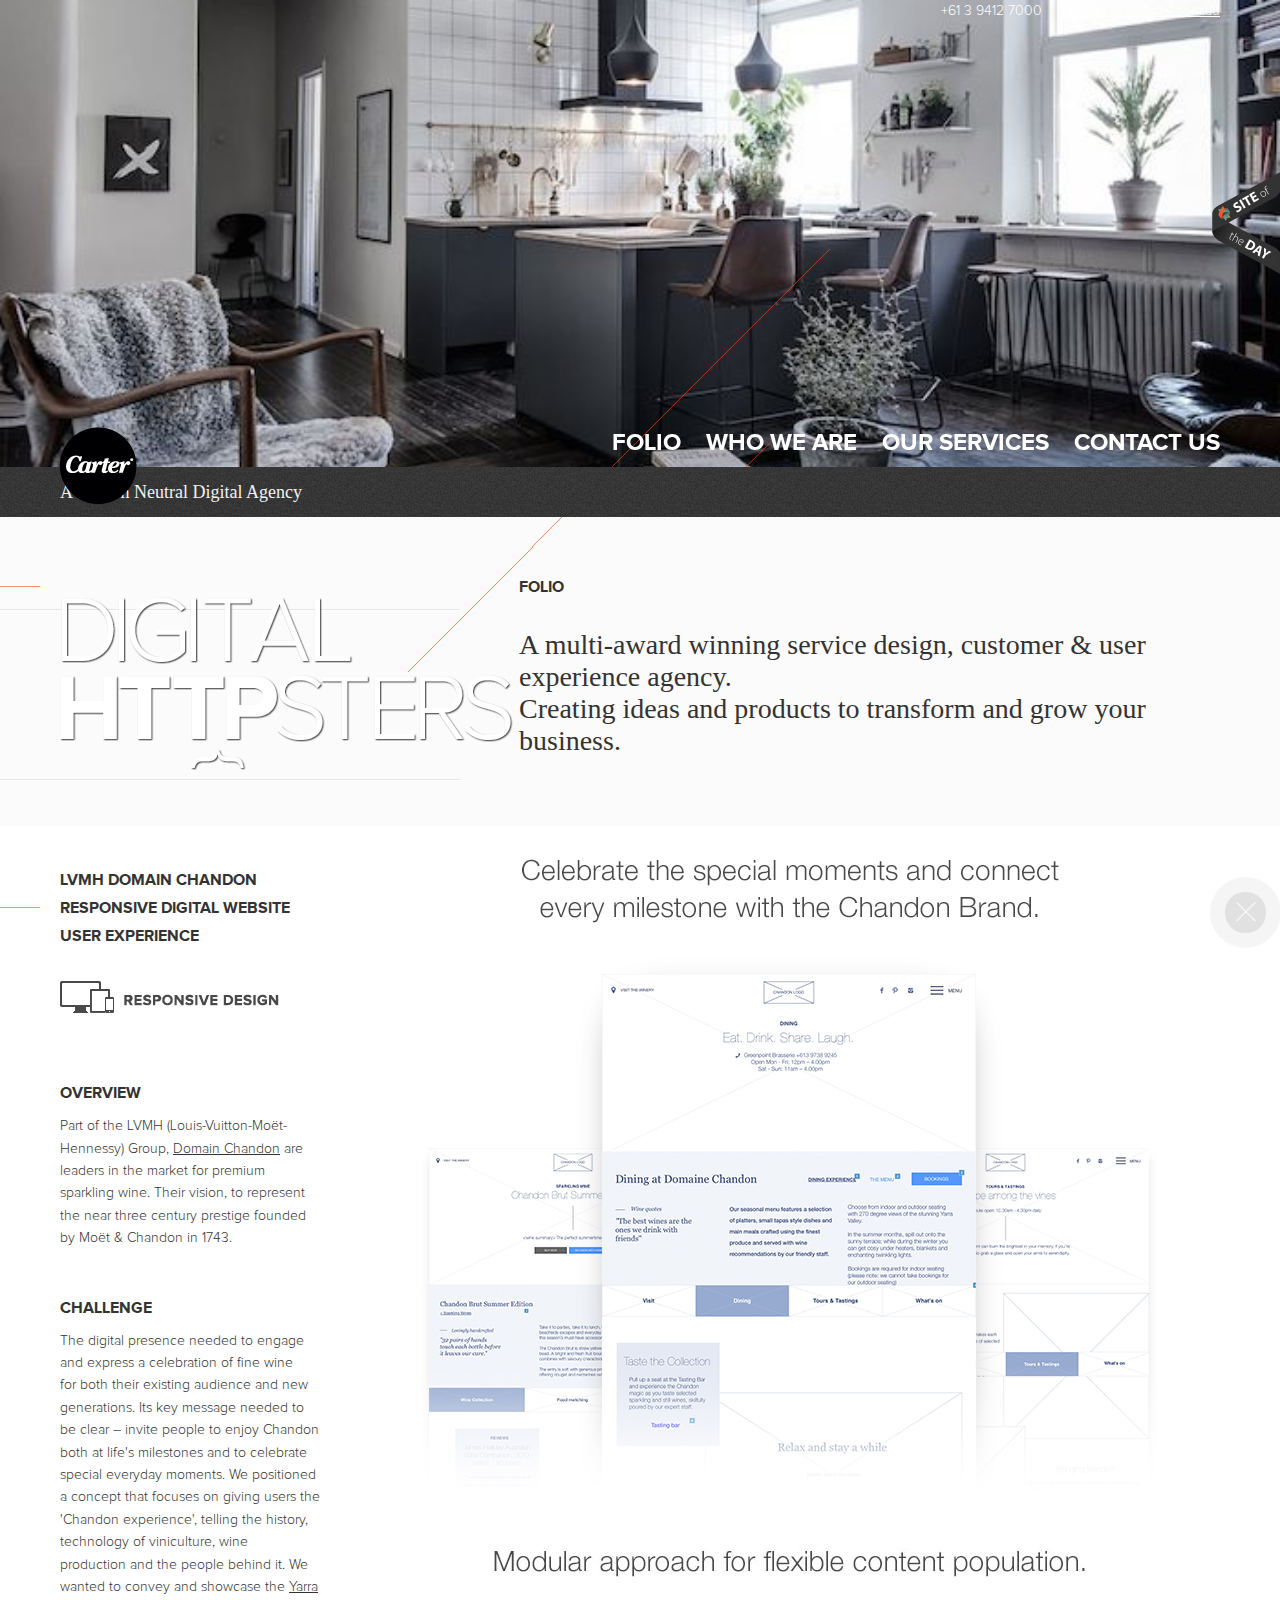
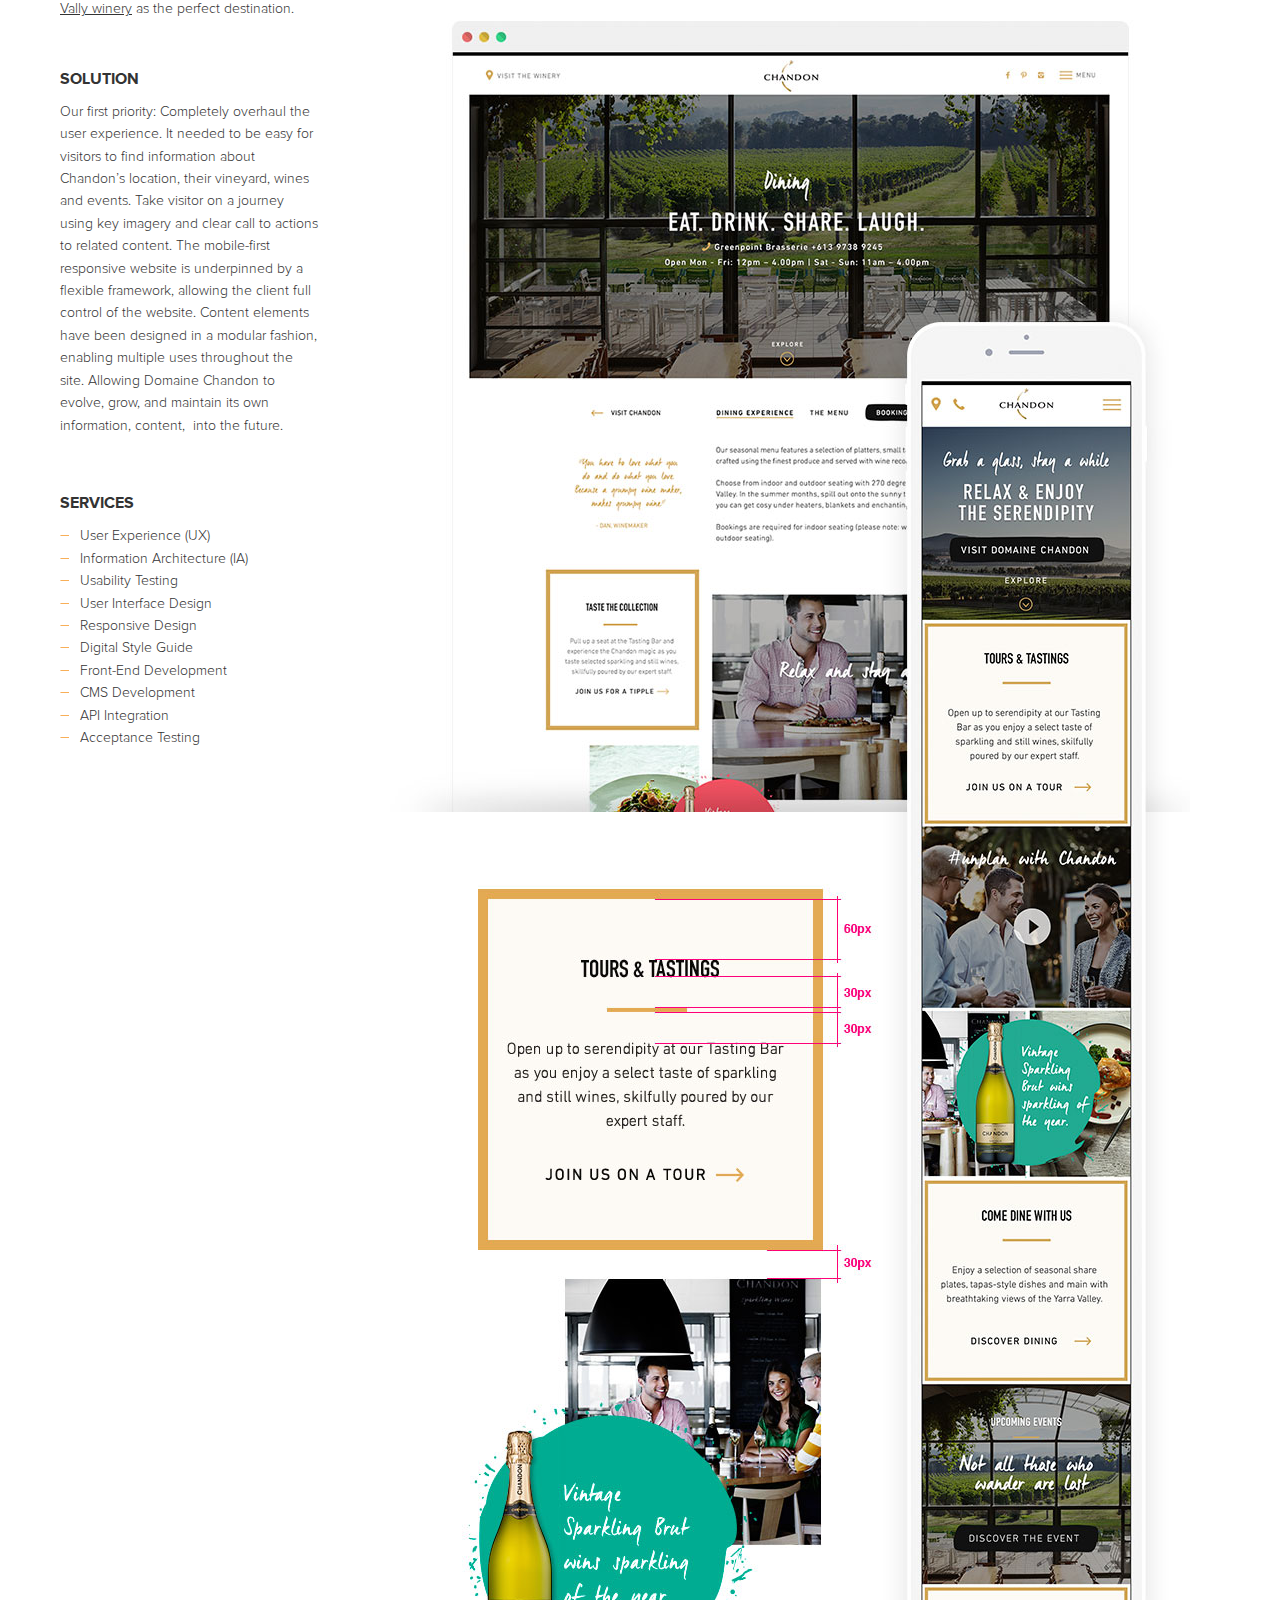
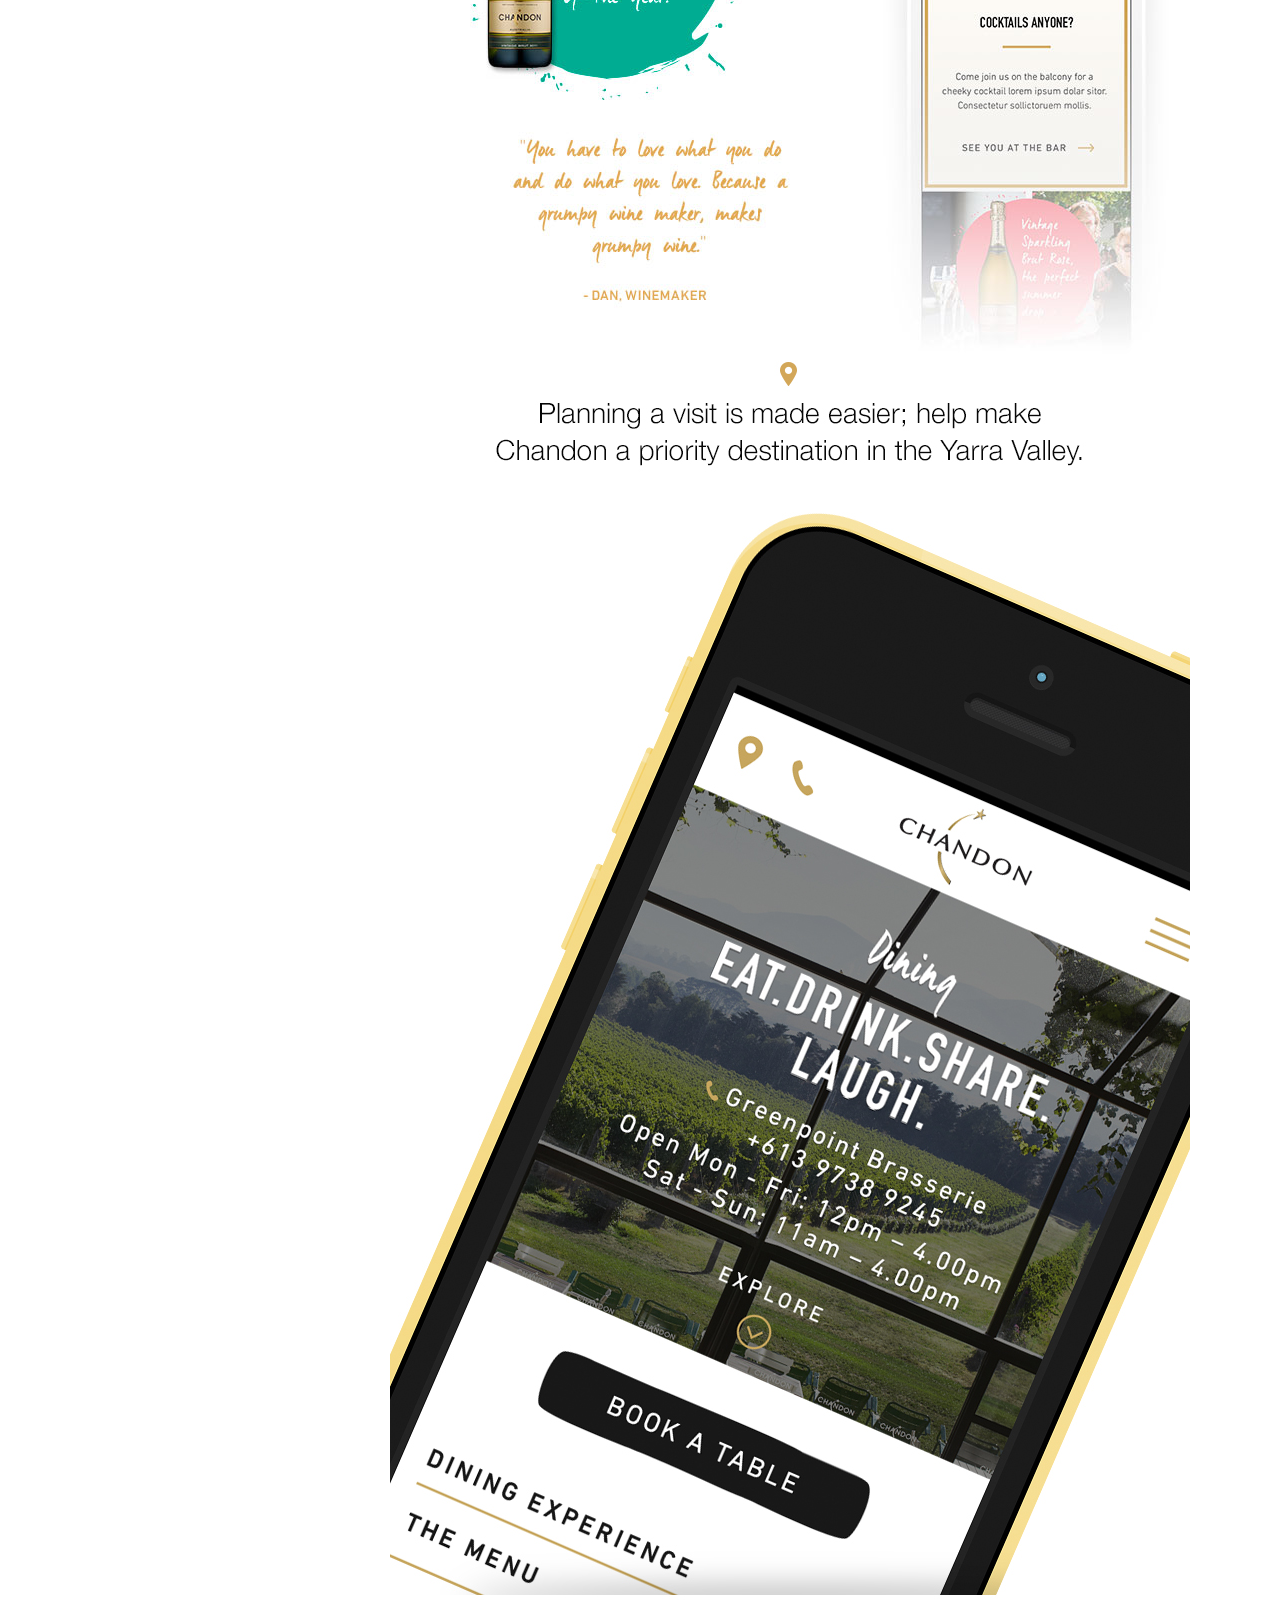
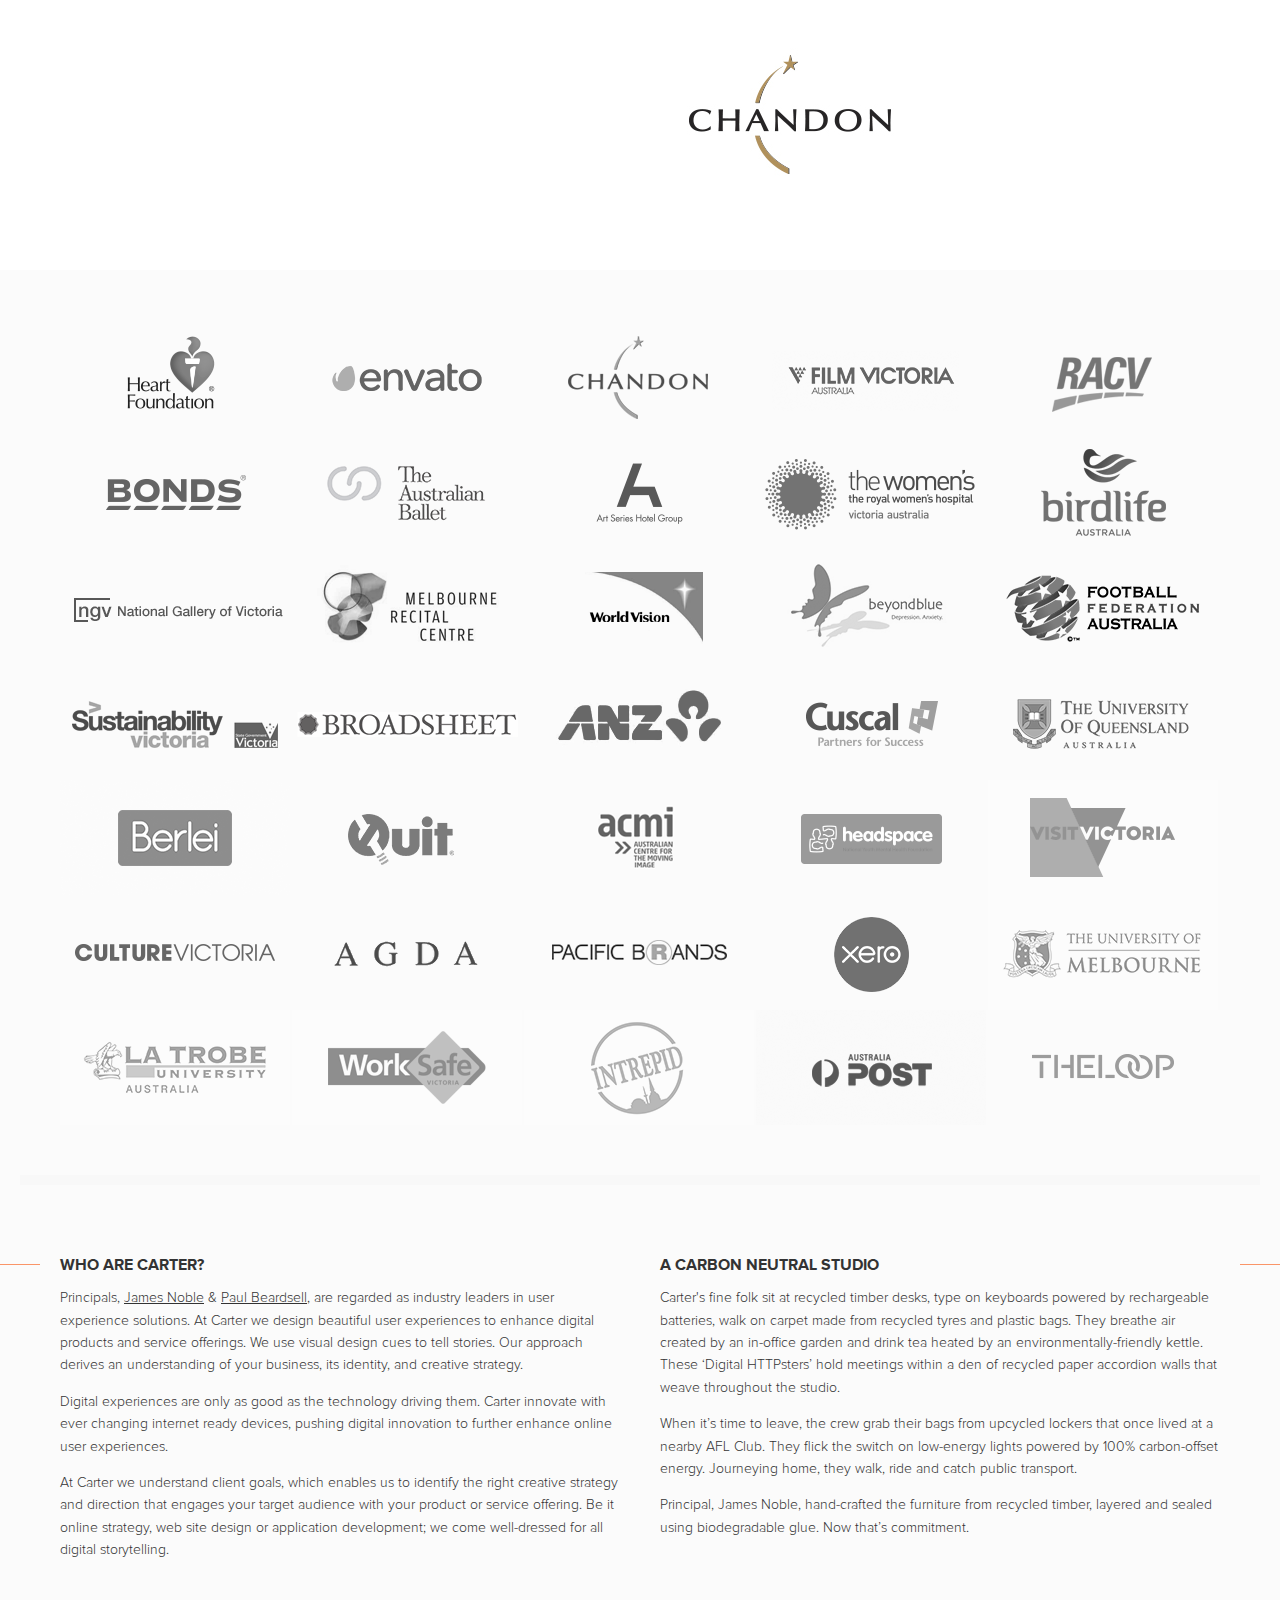
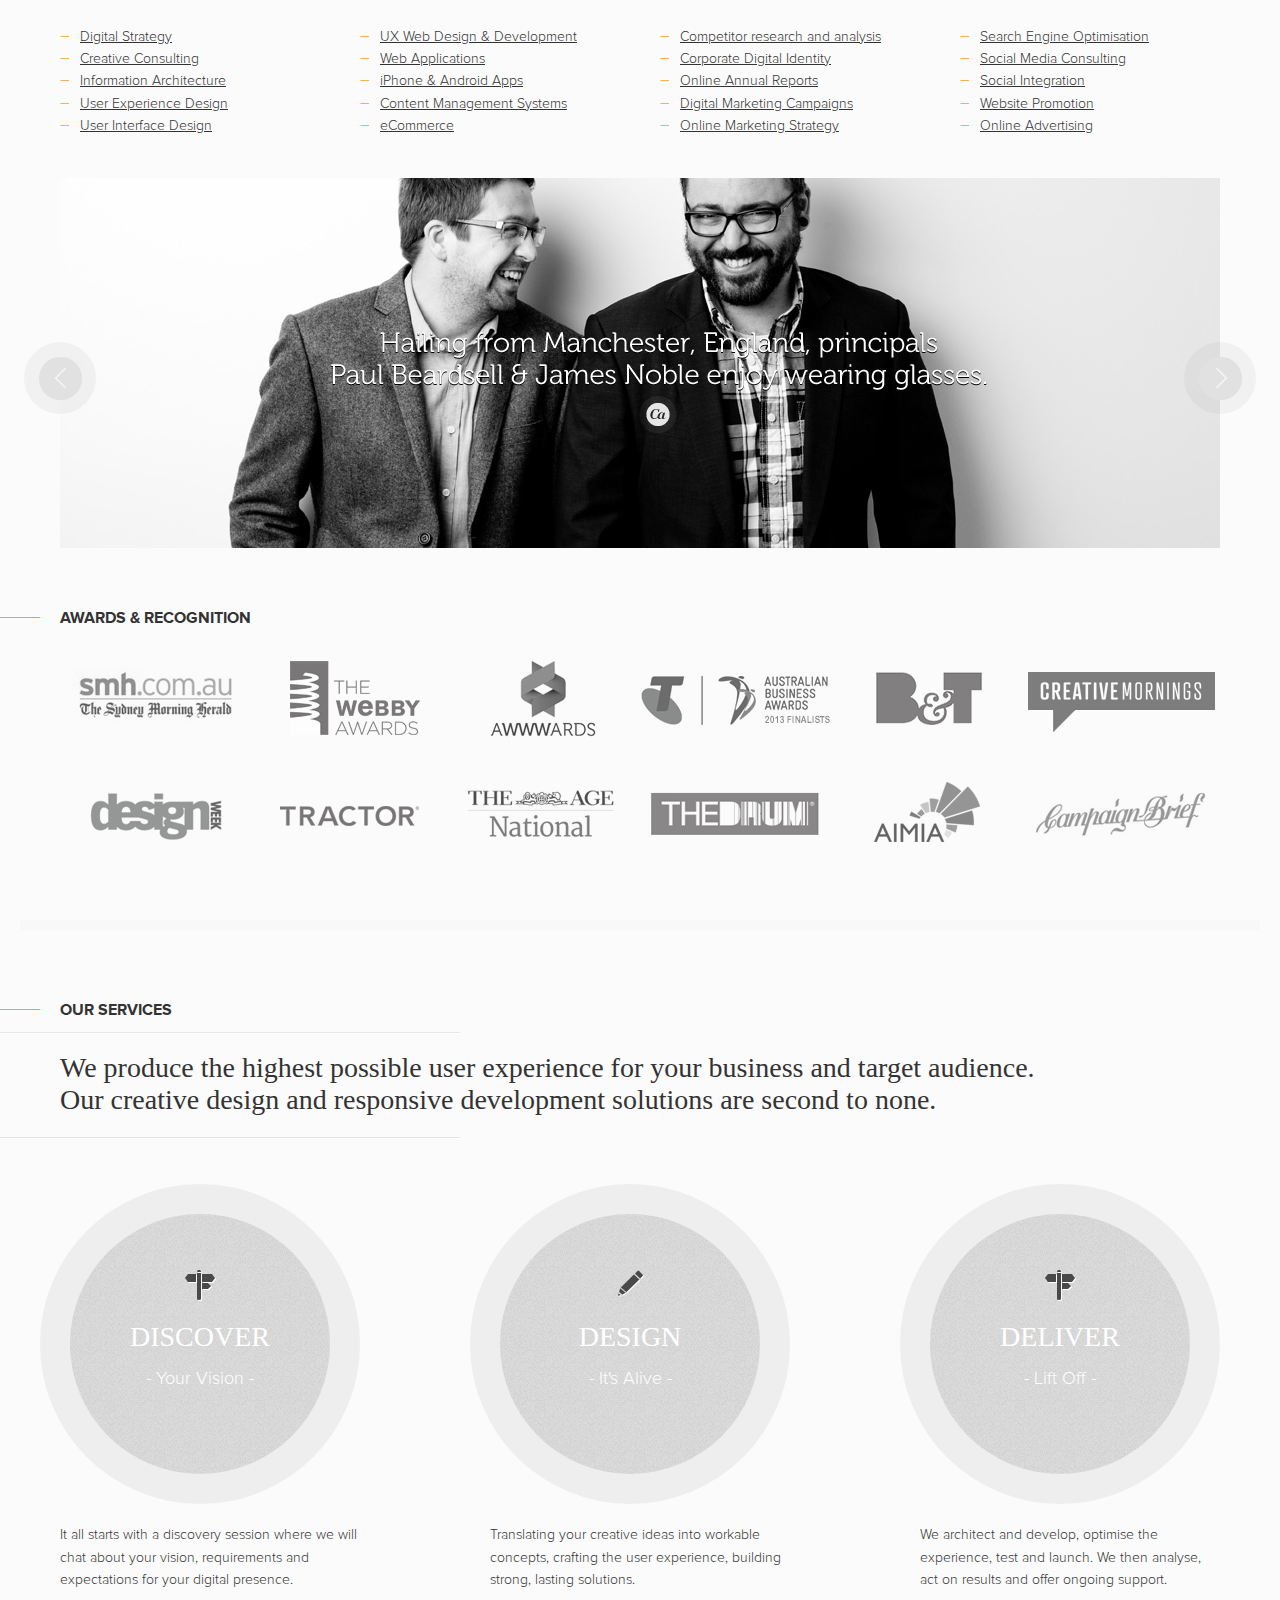
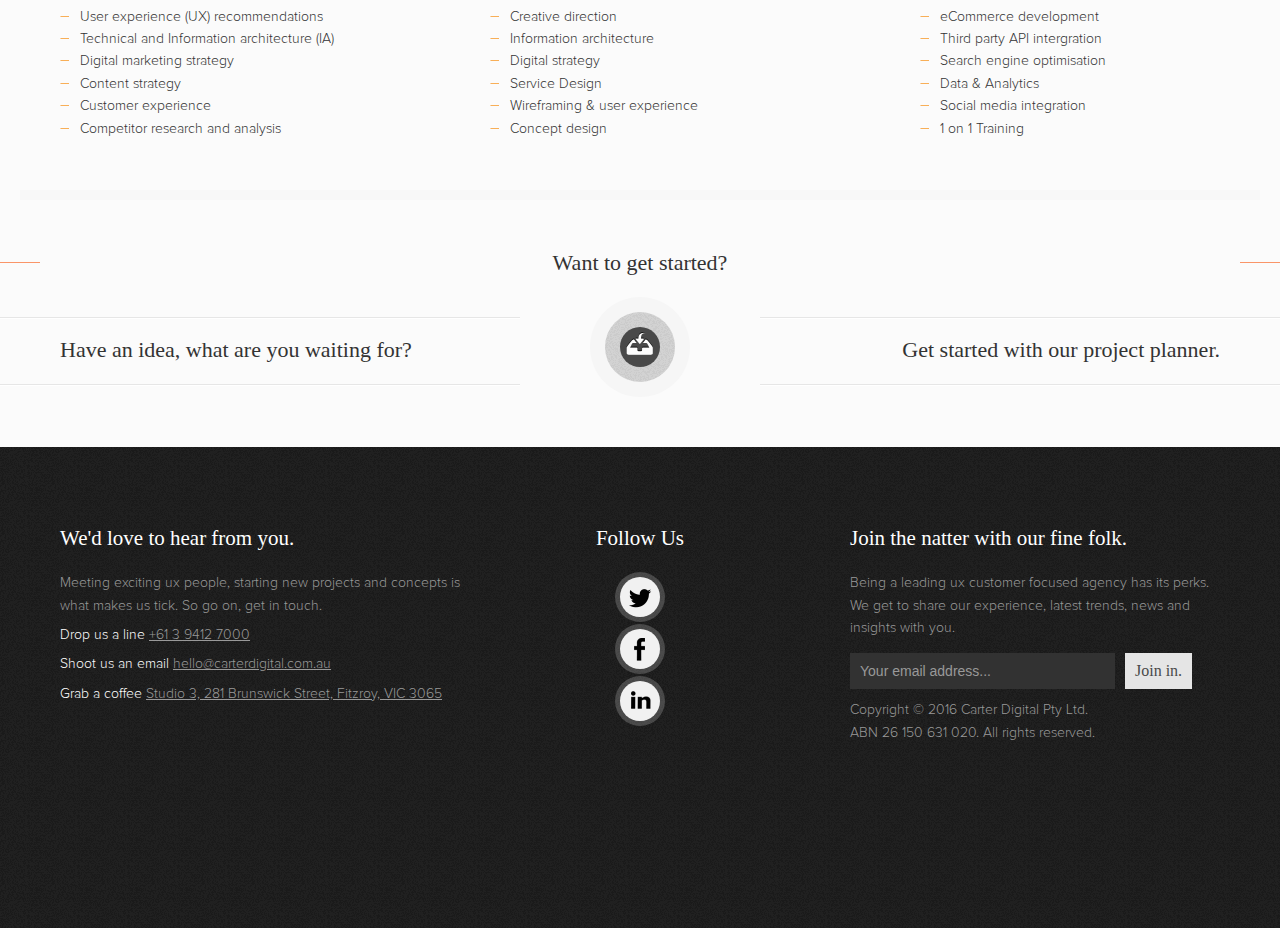
<file: carterdigital.com.au/projects/lvmh-domain-chandon-responsive-digital-website-user-experience/index.html>
<!DOCTYPE html>
<!--[if lt IE 7]> <html lang="en" class="no-js ie6 ie"> <![endif]-->
<!--[if IE 7]>    <html lang="en" class="no-js ie7 ie"> <![endif]-->
<!--[if IE 8]>    <html lang="en" class="no-js ie8 ie"> <![endif]-->
<!--[if IE 9]>    <html lang="en" class="no-js ie9 ie"> <![endif]-->
<!--[if IE 10]>   <html lang="en" class="no-js ie10 ie"> <![endif]-->
<html class='no-js' lang='en'>

<!-- Mirrored from carterdigital.com.au/projects/lvmh-domain-chandon-responsive-digital-website-user-experience/ by HTTrack Website Copier/3.x [XR&CO'2014], Wed, 29 Jun 2016 02:39:05 GMT -->
<!-- Added by HTTrack --><meta http-equiv="content-type" content="text/html;charset=utf-8" /><!-- /Added by HTTrack -->
<head>
	<meta charset="utf-8" />

	<title>LVMH Domain Chandon Responsive Digital Website User Experience / Carter Digital</title>
	<meta name="keywords" content="ux, digital, cx, user experience, service design, strategy, melbourne, victoria, sydney, perth, web, development" />
    <meta name="description" content="" />

    <meta name="eecache" content="225" />

    <meta name="author" content="Carter Digital - http://www.carterdigital.com.au"/>
    <meta name="robots" content="INDEX,FOLLOW"/>
    <link rel="shortcut icon" href="../../favicon.png" />
    <link rel="apple-touch-icon" href="#" />

    <meta name="viewport" content="width=device-width, maximum-scale=1.0, user-scalable=yes">

	<link rel="stylesheet" href="../../css/styles.css" type="text/css" />

	<link rel="apple-touch-icon" href="../../images/icon-120%402x.png">
	<link rel="apple-touch-icon" sizes="76x76" href="../../images/icon-76%401x.png">
	<link rel="apple-touch-icon" sizes="120x120" href="../../images/icon-120%402x.png">
	<link rel="apple-touch-icon" sizes="152x152" href="../../images/icon-152%402x.png">

	
    <!--[if IE]>
	<link rel="stylesheet" href="/css/ie.css" type="text/css" />
	<![endif]-->

	<!-- <script type="text/javascript" src="https://getfirebug.com/firebug-lite.js"></script> -->
	<!--<script type="text/javascript" src="/js/jquery.validate.js"></script>-->
	<!--<script type="text/javascript" src="/js/jquery.color.js"></script>-->
	<!--<script type="text/javascript" src="js/jquery.animation.easing.js"></script>-->
	<!--<script type="text/javascript" src="/js/jquery.wiggle.js"></script>-->

	<script src="http://use.typekit.com/szm2qoa.js"></script>
	<script>try{Typekit.load();}catch(e){}</script>
	<script>

	  var _gaq = _gaq || [];
	  _gaq.push(['_setAccount', 'UA-20842203-1']);
	  _gaq.push(['_trackPageview']);

	  (function() {
	    var ga = document.createElement('script'); ga.type = 'text/javascript'; ga.async = true;
	    ga.src = ('https:' == document.location.protocol ? 'https://' : 'http://') + 'stats.g.doubleclick.net/dc.js';
	    var s = document.getElementsByTagName('script')[0]; s.parentNode.insertBefore(ga, s);
	  })();

	</script>
</head>
<body>

<div id="custom_header">

<!-- Header Top -->
<div id="header_top">
	<div class="container">
		<p>+61 3 9412 7000 &nbsp;&nbsp;&nbsp;&nbsp;<a href="mailto:hello@carterdigital.com.au">hello@carterdigital.com.au</a></p>
	</div>
</div>

<!-- Header -->
<div id="fake_nav" class="nav">
	<div class="container">
		<ul>
			<li><a data-rel="#folio" href="../../index.html#!/folio">Folio</a></li>
			<li><a data-rel="#about" href="../../index.html#!/about">Who we are</a></li>
			<li><a data-rel="#services" href="../../index.html#!/services">Our Services</a></li>
			<!-- <li><a href="#">Blog</a></li> -->
			<!-- <li><a href="#">Careers</a></li> -->
			<li><a data-rel="#footer" href="../../index.html#!/footer">Contact Us</a></li>
		</ul>
	</div>
	<div class="clear"></div>
</div>
<!-- Header -->

<!-- Hero -->
<div id="header">
	<a id="site_of_the_day" href="http://www.awwwards.com/web-design-awards/carter-digital"></a>
	<div class="container">
		<h3 class="logo">
			<a href="../../index.html#!/header/">
				<img src="../../images/layout/carter-digital-logo.png" alt="carter-digital" />
			</a>
		</h3>
		<h3 id="hero">
			<span class="hero_crop">
				<img src="../../images/layout/digital-httpsters.png" alt="digital-httpsters" width="459" />
			</span>
			<div class="moustache"></div>
		</h3>
		<div class="lines"></div>
		<div class="lines2"></div>
	</div>
</div>
<!-- Hero -->

</div>

<!-- Nav -->
<div id="nav" class="nav">
	<div class="container">
		<h3 class="logo">
			<a href="../../index.html#!/header/">
				<img src="../../images/layout/nav-carter-logo.png" alt="carter-digital" />
			</a>
		</h3>
		<h2>A Carbon Neutral Digital Agency</h2>
		<ul>
			<li><a data-rel="#folio" href="../../index.html#!/folio">Folio</a></li>
			<li><a data-rel="#about" href="../../index.html#!/about">Who we are</a></li>
			<li><a data-rel="#services" href="../../index.html#!/services">Our Services</a></li>
			<!-- <li><a href="#">Blog</a></li> -->
			<!-- <li><a href="#">Careers</a></li> -->
			<li><a data-rel="#footer" href="../../index.html#!/footer">Contact Us</a></li>
		</ul>
	</div>

</div>
<div id="nav_space"><br /></div>
<!-- Nav -->




<div id="folio">
	
	<div class="container">
		<!-- Section Title -->
		<h3><span class="marker"></span>Folio</h3>
		
		<div class="section_heading">
			<div class="inner">
				<h1>A multi-award winning service design, customer & user experience agency. <br />
Creating ideas and products to transform and grow your business.</h1>
			</div>
		</div>
	</div>
	
	
	<!-- Folio Single -->
	<div id="folio_single" class="active">
		
		<div class="container" style="z-index:98">
		
			<div id="folio_nav">
				<a href="../../index.html#!/folio" id="folio_close"><span class="outer"></span><span class="inner"></span></a>
			</div>
			
		</div>
		
		<div id="ajax_load" style="padding:25px 0;">
			<div class="container">
<div class="content">

	<div class="client_meta">
		<!-- <a href="#"><img src="http://carterdigital.com.au/images/uploads/Domaine-Chandon-logo.gif" alt="lvmh-domain-chandon-responsive-digital-website-user-experience" /></a> -->
		<h3><span class="marker"></span>LVMH Domain Chandon Responsive Digital Website User Experience</h3>
	</div>

	
	<h3><img alt="" src="../../images/uploads/responsive-design.png" style="font-size:13px; height:60px; line-height:1.6; width:250px" /></h3>

<h3><br />
OVERVIEW</h3>

<p>Part of the LVMH&nbsp;(Louis-Vuitton-Mo&euml;t-Hennessy) Group,&nbsp;<a href="http://www.chandon.com.au/" target="_blank">Domain Chandon</a>&nbsp;are leaders in the market for premium sparkling wine. Their vision, to represent the near three century prestige founded by Mo&euml;t &amp; Chandon in 1743. &nbsp;</p>

<h3><br />
CHALLENGE</h3>

<p>The digital presence needed to engage and express a celebration of fine wine for&nbsp;both their existing audience and&nbsp;new generations. Its&nbsp;key message needed to be clear &ndash; invite people to enjoy Chandon both at life&#39;s milestones and to celebrate special everyday moments.&nbsp;We positioned a concept that focuses on giving users the &#39;Chandon experience&#39;, telling the history, technology of viniculture, wine production&nbsp;and the people behind it. We wanted to convey and showcase the&nbsp;<a href="http://www.chandon.com.au/visit/" target="_blank">Yarra Vally winery</a> as the perfect destination.</p>

<h3><br />
SOLUTION</h3>

<p>Our first priority: Completely overhaul the user experience. It needed to be easy for visitors to find information about Chandon&rsquo;s location, their vineyard, wines and events. Take visitor on a journey using key imagery and clear call to actions to related content. The mobile-first responsive website is underpinned by a flexible framework, allowing the client full control of the website. Content elements have been designed in a modular fashion, enabling multiple uses throughout the site. Allowing Domaine Chandon to evolve, grow, and maintain its own information, content, &nbsp;into the future.</p>

<p>&nbsp;</p>

<h3>SERVICES</h3>

<ul>
	<li>User Experience (UX)</li>
	<li>Information Architecture (IA)</li>
	<li>Usability Testing</li>
	<li>User Interface Design</li>
	<li>Responsive Design</li>
	<li>Digital Style Guide</li>
	<li>Front-End Development</li>
	<li>CMS Development</li>
	<li>API Integration</li>
	<li>Acceptance Testing</li>
</ul>

	<a id="back_to_top"></a>
</div>

<div class="images">
	
	<div class="image">
		
		<img src="../../images/uploads/domaine-chandon-01-wireframes-ux-design.jpg" alt="UX design started with wireframe " width="800" height="665" />
		
	</div>
	
	<div class="image">
		
		<img src="../../images/uploads/domain-chandon-02-web-ux-designs-modular.jpg" alt="Modular approach for flexible content population." width="800" height="2044" />
		
	</div>
	
	<div class="image">
		
		<img src="../../images/uploads/domaine-chandon-03-mobile-locations-ux-designs.jpg" alt="Planning a visit is made easier with location and mobile optimisation." width="800" height="1485" />
		
	</div>
	
</div>

<div class="clear"></div>
</div>

		</div>
		
	</div>

</div>
<script type="text/javascript">
	(function($){
		$(document).ready(function()
		{
			setTimeout(function(){$('a').unbind('click');}, 50);
		});
	})(jQuery);
</script>




<div class="container">
<div class="section" id="clients">
	
	
	<div class="client">
				<a href="../heart-foundation-of-australia-strategy-customer-and-digital-experience/index.html" style="background-image: url(../../images/uploads/logo-heartfoundation.png);" target="_blank">
			<img src="../../images/uploads/logo-heartfoundation-greyscale.png" alt="The Australian Heart Foundation" />
		</a>
			</div>
	
	<div class="client">
				<a href="../../index.html#!/projects/creative-new-website-for-aussie-start-up-envato/" style="background-image: url(../../images/uploads/logo-envato.png);" target="_blank">
			<img src="../../images/uploads/logo-envato-greyscale.png" alt="Envato" />
		</a>
			</div>
	
	<div class="client">
				<a href="index.html" style="background-image: url(../../images/uploads/logo-chandon.png);" target="_blank">
			<img src="../../images/uploads/logo-chandon-greyscale.png" alt="Domain Chandon" />
		</a>
			</div>
	
	<div class="client">
				<a href="http://www.film.vic.gov.au/" style="background-image: url(../../images/uploads/film-victoria-logo-hover.png);" target="_blank">
			<img src="../../images/uploads/film-victoria-logo.png" alt="Film Victoria" />
		</a>
			</div>
	
	<div class="client">
				<a href="http://www.racv.com.au/" style="background-image: url(../../images/uploads/logo-racv.png);" target="_blank">
			<img src="../../images/uploads/logo-racv-greyscale.png" alt="RACV" />
		</a>
			</div>
	
	<div class="client">
				<a href="../../index.html#!/projects/bonds-digital-customer-experience/" style="background-image: url(../../images/uploads/bonds_logo_hover.png);" target="_blank">
			<img src="../../images/uploads/bonds_logo.png" alt="Bonds Australia" />
		</a>
			</div>
	
	<div class="client">
				<a href="https://www.australianballet.com.au/" style="background-image: url(../../images/uploads/logo-australianballet-hover.png);" target="_blank">
			<img src="../../images/uploads/logo-australianballet.png" alt="The Australian Ballet" />
		</a>
			</div>
	
	<div class="client">
				<a href="../../index.html#!/projects/art-series-hotel-group-user-experience-design-and-development/" style="background-image: url(../../images/uploads/artseries-hotels-logo-hover.png);" target="_blank">
			<img src="../../images/uploads/artseries-hotels-logo.png" alt="The Art Series Hotel Group" />
		</a>
			</div>
	
	<div class="client">
				<a href="../../index.html#!/projects/responsive-website-design-of-the-royal-womens-hospital-melbourne/" style="background-image: url(../../images/uploads/the-royal-womens-hospital.png);" target="_blank">
			<img src="../../images/uploads/the-royal-womens-hospital-hover.png" alt="The Woman's Hospital" />
		</a>
			</div>
	
	<div class="client">
				<a href="../../index.html#!/projects/birdlife-australia/" style="background-image: url(../../images/uploads/birdlife-logo-hover.png);" target="_blank">
			<img src="../../images/uploads/birdlife-logo.png" alt="Birdlife Austalia" />
		</a>
			</div>
	
	<div class="client">
				<a href="../../index.html#!/projects/ngv-melbourne-now-responsive-website-android-and-ios-apps/" style="background-image: url(../../images/uploads/national-gallery-victoria-hover.png);" target="_blank">
			<img src="../../images/uploads/national-gallery-victoria.png" alt="National Gallery Victoria" />
		</a>
			</div>
	
	<div class="client">
				<a href="http://www.melbournerecital.com.au/" style="background-image: url(../../images/uploads/recital_centre_logo_hover.png);" target="_blank">
			<img src="../../images/uploads/recital_centre_logo.png" alt="Melbourne Recital Centre" />
		</a>
			</div>
	
	<div class="client">
				<a href="../../index.html#!/projects/world-vision/" style="background-image: url(../../images/uploads/world-vision-hover.png);" target="_blank">
			<img src="../../images/uploads/world-vision.png" alt="World Vision Australia" />
		</a>
			</div>
	
	<div class="client">
				<a href="https://www.beyondblue.org.au/" style="background-image: url(../../images/uploads/logos-beyond-blue-hover.png);" target="_blank">
			<img src="../../images/uploads/logos-beyond-blue.png" alt="Beyond Blue" />
		</a>
			</div>
	
	<div class="client">
				<a href="../../index.html#!/projects/football-federation-australia-you-power-the-game" style="background-image: url(../../images/uploads/ffa-logo.png);" target="_blank">
			<img src="../../images/uploads/ffa-logo-bw.png" alt="Football Federation Australia" />
		</a>
			</div>
	
	<div class="client">
				<a href="http://www.vic.gov.au/" style="background-image: url(../../images/uploads/sustainability-victoria-logo-hover.png);" target="_blank">
			<img src="../../images/uploads/sustainability-victoria-logo.png" alt="Sustainability / State Gov Victoria" />
		</a>
			</div>
	
	<div class="client">
				<a href="http://www.broadsheet.com.au/melbourne/food-and-drink/article/moran-cato-building-basement-rooftop" style="background-image: url(../../images/uploads/broadsheet-logo-hover.png);" target="_blank">
			<img src="../../images/uploads/broadsheet-logo.png" alt="Broadsheet Sydney and Melbourne" />
		</a>
			</div>
	
	<div class="client">
				<a href="http://www.anz.com.au/" style="background-image: url(../../images/uploads/anz-logo-hover.png);" target="_blank">
			<img src="../../images/uploads/anz-logo.png" alt="ANZ Bank" />
		</a>
			</div>
	
	<div class="client">
				<a href="https://www.cuscal.com.au/mobile-payments" style="background-image: url(../../images/uploads/cuscal_logo_hover.png);" target="_blank">
			<img src="../../images/uploads/cuscal_logo.png" alt="Cuscal Australia" />
		</a>
			</div>
	
	<div class="client">
				<a href="http://gci.uq.edu.au/" style="background-image: url(../../images/uploads/queensland-university-gci-logo-hover.png);" target="_blank">
			<img src="../../images/uploads/queensland-university-gci-logo.png" alt="Queensland University / Global Change Institute" />
		</a>
			</div>
	
	<div class="client">
				<a href="../../index.html#!/projects/berlei-the-ultimate-increase-in-ecommerce-conversion-optimisation/" style="background-image: url(../../images/uploads/berlei-logo-hover.gif);" target="_blank">
			<img src="../../images/uploads/berlei-logo.gif" alt="Berlei Australia" />
		</a>
			</div>
	
	<div class="client">
				<a href="http://www.quit.org.au/" style="background-image: url(../../images/uploads/quit-victoria-logo-hover.png);" target="_blank">
			<img src="../../images/uploads/quit-victoria-logo.png" alt="Quit Victoria" />
		</a>
			</div>
	
	<div class="client">
				<a href="../../index.html#!/projects/acmi-gamemasters" style="background-image: url(../../images/uploads/acmi-logo-hover.png);" target="_blank">
			<img src="../../images/uploads/acmi-logo.png" alt="ACMI" />
		</a>
			</div>
	
	<div class="client">
				<a href="../../index.html#!/projects/the-fifth-army-headspace-cotton-on-foundation/" style="background-image: url(../../images/uploads/headspace-logo-hover.png);" target="_blank">
			<img src="../../images/uploads/headspace-logo-clients.png" alt="Headspace" />
		</a>
			</div>
	
	<div class="client">
				<a href="http://www.visitvictoria.com/" style="background-image: url(../../images/uploads/logo-visit-victoria.png);" target="_blank">
			<img src="../../images/uploads/logo-visit-victoria-bw.png" alt="Visit Victoria" />
		</a>
			</div>
	
	<div class="client">
				<a href="../../index.html#!/projects/culture-victoria-150-years-of-historical-content/" style="background-image: url(../../images/uploads/cv_logo_hover.png);" target="_blank">
			<img src="../../images/uploads/cv_logo.png" alt="Culture Victoria" />
		</a>
			</div>
	
	<div class="client">
				<a href="http://www.agda.com.au/" style="background-image: url(../../images/uploads/agda-logo-hover.png);" target="_blank">
			<img src="../../images/uploads/agda-logo.png" alt="Australian Graphic Design Association" />
		</a>
			</div>
	
	<div class="client">
				<a href="http://www.pacificbrands.com.au/" style="background-image: url(../../images/uploads/pacific_brands_logo_hover.png);" target="_blank">
			<img src="../../images/uploads/pacific_brands_logo.png" alt="Pacific Brands Pty Ltd" />
		</a>
			</div>
	
	<div class="client">
				<a href="https://www.xero.com/au" style="background-image: url(../../images/uploads/xero-accounting-logo-hover.png);" target="_blank">
			<img src="../../images/uploads/xero-accounting-logo.png" alt="Xero: Accounting Software & Online Bookkeeping" />
		</a>
			</div>
	
	<div class="client">
				<a href="http://www.unimelb.edu.au/" style="background-image: url(../../images/uploads/logo-university-melbourne.png);" target="_blank">
			<img src="../../images/uploads/logo-university-melbourne-bw.png" alt="University of Melbourne" />
		</a>
			</div>
	
	<div class="client">
				<a href="http://www.latrobe.edu.au/" style="background-image: url(../../images/uploads/logo-latrobe-university.png);" target="_blank">
			<img src="../../images/uploads/logo-latrobe-university-bw.png" alt="Latrobe University" />
		</a>
			</div>
	
	<div class="client">
				<a href="http://www.worksafe.vic.gov.au/" style="background-image: url(../../images/uploads/logo-worksafe.png);" target="_blank">
			<img src="../../images/uploads/logo-worksafe-bw.png" alt="Worksafe Victoria" />
		</a>
			</div>
	
	<div class="client">
				<a href="http://www.intrepidtravel.com/" style="background-image: url(../../images/uploads/logo-intrepid-travel.png);" target="_blank">
			<img src="../../images/uploads/logo-intrepid-travel-bw.png" alt="Intrepid Travel" />
		</a>
			</div>
	
	<div class="client">
				<a href="http://www.auspost.com.au/" style="background-image: url(../../images/uploads/australia-post-logo-hover.png);" target="_blank">
			<img src="../../images/uploads/australia-post-logo.png" alt="Australia Post" />
		</a>
			</div>
	
	<div class="client">
				<a href="../../index.html#!/projects/the-loop-ux-design/" style="background-image: url(../../images/uploads/the-loop-logo-hover.png);" target="_blank">
			<img src="../../images/uploads/the-loop-logo.png" alt="The Loop" />
		</a>
			</div>
	
	<div class="clear"></div>
	
</div>
</div>




<div class="section_mask" id="about_mask">
<div class="container">
<div class="section" id="about">

	
	<div class="col_6">
		<h3>Who are Carter?</h3>

<p>Principals, <a href="http://www.linkedin.com/in/mrjamesnoble" target="_blank" title="LinkedIn Profile">James Noble</a> &amp; <a href="http://twitter.com/#!/paulbeardsell" target="_blank" title="@paulbeardsell">Paul Beardsell</a>, are regarded as industry leaders in user experience solutions. At Carter we design beautiful user experiences to enhance digital products and service offerings. We use visual design cues to tell stories. Our approach derives an understanding of your business, its identity, and creative strategy.</p>

<p>Digital experiences are only as good as the technology driving them. Carter innovate with ever changing internet ready devices, pushing digital innovation to further enhance online user experiences.</p>

<p>At Carter we understand client goals, which enables us to identify the right creative strategy and direction that engages your target audience with your product or service offering. Be it online strategy, web site design or application development; we come well-dressed for all digital storytelling.</p>
	</div>
	<div class="col_6 last">
		<h3>A carbon neutral studio</h3>

<p>Carter&#39;s fine folk sit at recycled timber desks, type on keyboards powered by rechargeable batteries, walk on carpet made from recycled tyres and plastic bags. They breathe air created by an in-office garden and drink tea heated by an environmentally-friendly kettle. These &lsquo;Digital HTTPsters&rsquo; hold meetings within a den of recycled paper accordion walls that weave throughout the studio.</p>

<p>When it&rsquo;s time to leave, the crew grab their bags from upcycled lockers that once lived at a nearby AFL Club. They flick the switch on low-energy lights powered by 100% carbon-offset energy. Journeying home, they walk, ride and catch public transport.</p>

<p>Principal, James Noble, hand-crafted the furniture from recycled timber, layered and sealed using biodegradable glue. Now that&rsquo;s commitment.&nbsp;</p>
	</div>
	

	<div class="clear" style="height:50px;"><br /></div>


	
	<div class="col_3">
		<ul>
	<li><a href="../../index.html#!/projects/birdlife-australia/" target="_self">Digital Strategy</a></li>
	<li><a href="../../index.html#!/services">Creative Consulting</a></li>
	<li><a href="../../index.html#!/projects/birdlife-australia/">Information Architecture</a></li>
	<li><a href="../../index.html#!/folio">User Experience Design</a></li>
	<li><a href="../../index.html#!/projects/chocolate-tailors/">User Interface Design</a></li>
</ul>
	</div>
	<div class="col_3">
		<ul>
	<li><a href="../../index.html#!/folio">UX Web Design &amp; Development</a></li>
	<li><a href="../../index.html#!/projects/pt-manager-pro/">Web Applications</a></li>
	<li><a href="../../index.html#!/projects/iprimus/" target="_self">iPhone &amp; Android Apps</a></li>
	<li><a href="http://expressionengine.com/" target="_blank">Content Management Systems</a></li>
	<li><a href="../../index.html#!/projects/chocolate-tailors/" target="_self">eCommerce</a></li>
</ul>
	</div>
	<div class="col_3">
		<ul>
	<li><a href="../../index.html#!/projects/tandem-partners/">Competitor research and analysis</a></li>
	<li><a href="../../index.html#!/projects/anz-shareholder-corporate-responsibility-review/">Corporate Digital Identity</a></li>
	<li><a href="../../index.html#!/projects/anz-shareholder-corporate-responsibility-review/" target="_self" title="Online Annual Report">Online Annual Reports</a></li>
	<li><a href="../../index.html#!/projects/football-federation-australia-you-power-the-game/" target="_blank">Digital Marketing Campaigns</a></li>
	<li><a href="../../index.html#!/projects/acmi-gamemasters/">Online Marketing Strategy</a></li>
</ul>
	</div>
	<div class="col_3 last">
		<ul>
	<li><a href="https://www.google.com.au/search?q=ux+design+melbourne" target="_blank">Search Engine Optimisation</a></li>
	<li><a href="../../index.html#!/projects/adioso/">Social Media Consulting</a></li>
	<li><a href="http://www.smk.net.au/" target="_blank">Social Integration</a></li>
	<li><a href="../../index.html#!/projects/acmi-gamemasters/">Website Promotion</a></li>
	<li><a href="../broadsheet-mobile/index.html" target="_blank">Online Advertising</a></li>
</ul>
	</div>
	


	<div class="clear"></div>

	<div id="slider">
		<a id="slider_prev" href="#"><span class="outer"></span><span class="inner"></span></a>
		<a id="slider_next" href="#"><span class="outer"></span><span class="inner"></span></a>
		<div class="mask">
			<div class="slides">
				
				<div class="slide">
					<img src="../../images/uploads/web-design-and-development.jpg" alt="UX Melbourne website design and development" />
				</div>
				
				<div class="slide">
					<img src="../../images/uploads/slider_1.jpg" alt="Digital strategies and UX creative solutions." />
				</div>
				
				<div class="slide">
					<img src="../../images/uploads/ux-digital-strategies.jpg" alt="User experience digital strategies" />
				</div>
				
				<div class="slide">
					<img src="../../images/uploads/award-winning-ux-agency.jpg" alt="Award winning UX agency in Melbourne" />
				</div>
				
				<div class="slide">
					<img src="../../images/uploads/user-experience-design.jpg" alt="Think of creative user experience as ergonomics for your eyeballs." />
				</div>
				
			</div>
		</div>
	</div>

	<div class="clear"><br /></div>

</div>
</div>
</div>

	
<div class="section_mask" id="awards_mask">
<div class="container">
<div class="section" id="awards">
	
	<!-- Section Title -->
	<h3><span class="marker"></span>Awards & Recognition</h3>
	
				
	
	<div class="award">
				<a href="http://www.smh.com.au/business" style="background-image: url(../../images/uploads/sydney-morning-herald-logo.jpg);" target="_blank">
			<img src="../../images/uploads/sydney-morning-herald-bw-logo.jpg" alt="Sydney Morning Herald, Business and Technology" />
		</a>
			</div>
	
	<div class="award">
				<a href="http://www.webbyawards.com/winners/2014/mobile-apps/handheld-devices/events-handheld-devices/melbourne-now/" style="background-image: url(../../images/uploads/the-webby-awards-logo-hover.png);" target="_blank">
			<img src="../../images/uploads/the-webby-awards-logo.png" alt="The Webby Awards 2014" />
		</a>
			</div>
	
	<div class="award">
				<a href="http://www.awwwards.com/the-voting-for-the-site-and-the-agency-of-the-year-2011-starts-now.html" style="background-image: url(../../images/uploads/awwwards-logo-hover.png);" target="_blank">
			<img src="../../images/uploads/awwwards-logo.png" alt="World site and agency of the year nomination" />
		</a>
			</div>
	
	<div class="award">
				<a href="http://www.telstrabusinessawards.com/highlights/2013-finalists/vic-440.aspx" style="background-image: url(../../images/uploads/telsta-business-of-the-year-award-hover.png);" target="_blank">
			<img src="../../images/uploads/telsta-business-of-the-year-award.png" alt="Telstra Business of the Year Awards" />
		</a>
			</div>
	
	<div class="award">
				<a href="http://www.bandt.com.au/news/creative/the-loop-gets-set-to-invade-the-uk" style="background-image: url(../../images/uploads/bandt-logo-hover.png);" target="_blank">
			<img src="../../images/uploads/bandt-logo.png" alt="Bandt" />
		</a>
			</div>
	
	<div class="award">
				<a href="https://vimeo.com/67861870" style="background-image: url(../../images/uploads/creative-mornings-logo-hover.png);" target="_blank">
			<img src="../../images/uploads/creative-mornings-logo.png" alt="Talk at the Melbourne chapter of CreativeMornings" />
		</a>
			</div>
	
	<div class="award">
				<a href="http://www.designweek.co.uk/carter-digital-designs-linkedin-for-creatives-site-the-dots/" style="background-image: url(../../images/uploads/logo-designweek.png);" target="_blank">
			<img src="../../images/uploads/logo-designweek-bw.png" alt="Design Week" />
		</a>
			</div>
	
	<div class="award">
				<a href="http://www.tractor.edu.au/course/industry-digital-design" style="background-image: url(../../images/uploads/logo-tractor-design.png);" target="_blank">
			<img src="../../images/uploads/logo-tractor-design-bw.png" alt="Tractor Design School" />
		</a>
			</div>
	
	<div class="award">
				<a href="http://www.theage.com.au/national/education/state-of-the-art-how-victoria-is-developing-its-design-courses-and-credentials-20150826-gj8d69.html" style="background-image: url(../../images/uploads/logo-theage.png);" target="_blank">
			<img src="../../images/uploads/logo-theage-bw.png" alt="The Age National" />
		</a>
			</div>
	
	<div class="award">
				<a href="http://www.thedrum.com/news/2014/09/25/net-porter-vice-facebook-and-more-sign-launch-brands-new-linkedin-creatives-platform" style="background-image: url(../../images/uploads/logo-thedrum.png);" target="_blank">
			<img src="../../images/uploads/logo-thedrum-bw.png" alt="The Drum UK" />
		</a>
			</div>
	
	<div class="award">
				<a href="http://www.aimia.com.au/community-news/notice-of-election-aimia-national-committee" style="background-image: url(../../images/uploads/logo-aimia.png);" target="_blank">
			<img src="../../images/uploads/logo-aimia-bw.png" alt="AIMIA" />
		</a>
			</div>
	
	<div class="award">
				<a href="http://www.campaignbrief.com/2015/01/aussie-underwear-label-bonds-r.html" style="background-image: url(../../images/uploads/logo-campaignbrief.png);" target="_blank">
			<img src="../../images/uploads/logo-campaignbrief-bw.png" alt="Campaign Brief" />
		</a>
			</div>
	
	<div class="clear"></div>
	
</div>
</div>
</div>


<div class="section_mask" id="service_mask">
<div class="container">
<div class="section" id="services">
	
	<!-- Section Title -->
	<h3><span class="marker"></span>Our Services</h3>
	
	<div class="section_heading">
		<div class="inner">
			<h2>We produce the highest possible user experience for your business and target audience.<br />
Our creative design and responsive development solutions are second to none.</h2>
		</div>
	</div>
		
		
	<!-- Services -->
	
	<div class="service ">
		
		<div class="circle_holder">
		<div class="circle">
			<div class="inner">
				<div class="icon discover"></div>
				<h2>Discover</h2>
				<p>- Your Vision -</p>
			</div>
		</div>
		</div>
		<p>It all starts with a discovery session where&nbsp;we will chat about your vision, requirements and expectations for your digital presence.</p>

<ul>
	<li>User experience (UX) recommendations</li>
	<li>Technical and Information architecture (IA)</li>
	<li>Digital marketing strategy</li>
	<li>Content strategy</li>
	<li>Customer experience&nbsp;</li>
	<li>Competitor research and analysis</li>
</ul>
		
	</div>
	
	<div class="service ">
		
		<div class="circle_holder">
		<div class="circle">
			<div class="inner">
				<div class="icon design"></div>
				<h2>Design</h2>
				<p>- It's Alive -</p>
			</div>
		</div>
		</div>
		<p>Translating your creative ideas into workable concepts, crafting the user experience, building strong, lasting solutions.</p>

<ul>
	<li>Creative direction</li>
	<li>Information architecture</li>
	<li>Digital strategy</li>
	<li>Service Design</li>
	<li>Wireframing &amp; user experience</li>
	<li>Concept design</li>
</ul>
		
	</div>
	
	<div class="service last">
		
		<div class="circle_holder">
		<div class="circle">
			<div class="inner">
				<div class="icon deliver"></div>
				<h2>Deliver</h2>
				<p>- Lift Off -</p>
			</div>
		</div>
		</div>
		<p>We architect and develop, optimise the experience, test and launch. We then analyse, act on results and offer ongoing support.</p>

<ul>
	<li>eCommerce development</li>
	<li>Third party API intergration</li>
	<li>Search engine optimisation</li>
	<li>Data &amp; Analytics</li>
	<li>Social media integration</li>
	<li>1 on 1 Training</li>
</ul>
		
	</div>
	
	
	<div class="clear"></div>
	
</div>
</div>
</div>




<div id="get_started_wrapper">
<div class="container">
<div class="section last" id="get_started">
	
	<h2 class="hero"><span class="marker nom"></span>Want to get started?<span class="marker right"></span></h2>
	
	<div class="section_heading left">
		<div class="inner">
			<h2>Have an idea, what are you waiting for?</h2>
		</div>
	</div>
	
	<div class="section_heading right">
		<div class="inner">
			<h2>Get started with our project planner.</h2>
		</div>
	</div>
	
	<a class="download" href="#">
		<div class="outer"></div>
		<div class="inner"></div>
		<div class="icon download"></div>
	</a>

	<div class='getStartedForm'>
		<form action="http://login.simplesend.com.au/t/r/s/tryuxd/" method="post">
			<h2>Enter your email address to download our Project Planner</h2>
			<label for="fieldEmail">Email</label><br />
			<input id="fieldEmail" name="cm-tryuxd-tryuxd" type="email" required placeholder="Email Address"/>

			<button type="submit" data-file="http://carterdigital.com.au/images/uploads/carter-digital-project-planner.doc" target="_blank" onClick="javascript: _gaq.push(['_trackPageview', '/downloads/project_planner']);">Download</button>
		</form>
		<div class='overlay'></div>
	</div>

</div>
</div>
</div>




<div id="footer">
	<div class="container">

		<div class="col_contact">
			<h2>We&#39;d love to hear from you.</h2>

<p>Meeting exciting ux people, starting new projects and concepts is what makes us tick. So go on, get in touch.</p>

<p><strong>Drop us a line</strong> <a href="tel:+61394127000">+61 3 9412 7000</a></p>

<p><strong>Shoot us an email</strong> <a href="mailto:hello@carterdigital.com.au">hello@carterdigital.com.au</a></p>

<p><strong>Grab a coffee</strong>&nbsp;<a href="http://bit.ly/httpstershq" target="_blank">Studio 3, 281 Brunswick Street, Fitzroy, VIC 3065</a></p>
			<!--  -->
		</div>

		<div class="col_follow">
			<h2>Follow Us</h2>
			<a class="circle_button twitter" href="http://twitter.com/#!/_carterdigital" target="_blank">
				<span class="outer"></span>
				<span class="inner">Twitter</span>
			</a>
			<a class="circle_button facebook" href="http://www.facebook.com/CarterDigital" target="_blank">
				<span class="outer"></span>
				<span class="inner">Facebook</span>
			</a>
			<a class="circle_button linkedin" href="http://www.linkedin.com/company/carter-digital" target="_blank">
				<span class="outer"></span>
				<span class="inner">LinkedIn</span>
			</a>
		</div>

		<div class="col_join">
			<h2>Join the natter with our fine folk.</h2>

<p>Being a leading ux customer focused agency has its perks. We get to share our experience, latest trends, news and insights with you.</p>
			<form action="http://login.simplesend.com.au/t/r/s/ptlitj/" method="post" id="subForm">
				<input type="text" name="cm-ptlitj-ptlitj" id="ptlitj-ptlitj" value="Your email address..." onFocus="if (this.value==this.defaultValue){this.value=''};" onBlur="if (this.value==''){this.value=this.defaultValue};" />
				<input type="submit" value="Join in." />
			</form>

			<p class="meta">Copyright &copy; 2016 Carter Digital Pty Ltd.<br />
			ABN 26 150 631 020. All rights reserved.<!--<a href="">Terms & Conditions</a> | <a href="">Privacy Policy</a>--></p>
		</div>

		<div class="clear"></div>

	</div>
</div>

<script src="http://ajax.googleapis.com/ajax/libs/jquery/1.7/jquery.min.js"></script>
<script>window.jQuery || document.write('<script src="../../js/jquery-1.7.min.js"><\/script>')</script>

<script src="../../js/compiled.js"></script>

<script>(function() {
  var _fbq = window._fbq || (window._fbq = []);
  if (!_fbq.loaded) {
    var fbds = document.createElement('script');
    fbds.async = true;
    fbds.src = 'http://connect.facebook.net/en_US/fbds.js';
    var s = document.getElementsByTagName('script')[0];
    s.parentNode.insertBefore(fbds, s);
    _fbq.loaded = true;
  }
})();
window._fbq = window._fbq || [];
window._fbq.push(['track', '6014210340266', {'value':'0.01','currency':'AUD'}]);
</script>

<noscript><img height="1" width="1" alt="" style="display:none" src="https://www.facebook.com/tr?ev=6014210340266&amp;cd[value]=0.01&amp;cd[currency]=AUD&amp;noscript=1" /></noscript>

</body>

<!-- Mirrored from carterdigital.com.au/projects/lvmh-domain-chandon-responsive-digital-website-user-experience/ by HTTrack Website Copier/3.x [XR&CO'2014], Wed, 29 Jun 2016 02:39:05 GMT -->
</html>
</file>
<file: css/main.css>
html {
/* Permalink - use to edit and share this gradient: http://colorzilla.com/gradient-editor/#ffffff+0,f3f3f3+50,ededed+51,ffffff+100;White+Gloss+%232 */
background: white;
}

body {
	width: 50%;
	height: 1000px;
	margin: 0 auto;
	margin-bottom: 60px;
	margin-top: 20px;
	border: 1px solid black;
	font: 100% corbertregular, Arial, Helvetica, sans-serif;
	box-shadow :  10px 10px 5px #888888;

}
/*add styles here*/
#logo{
	height:60px;
	padding: 15px;
	float: left;
}

#signupButton{
	float: right;
	height:40px;
	padding: 25px 5px 10px 0px;
}

#homesBanImage{
	height: 160px;
	width: 100%;
	margin: auto;
	position: absolute;
}

#banner{
	height: 160px;
	padding-bottom: 0px;
	width: 100%;
	margin: auto;
	display: inline-block;

	position: relative;

}
#form{

	border-radius: 5px;

    background-color: #f2f2f2


 ;
    padding: 20px;



}

#saleLabel{
	display:none;
	width:33.3%;
}

#sale{
	display:none;
}

#recommendations{

	background: #A1B3C7;

	border: 1px solid black;

	height:300px;

}

#person1{
	margin-top: 10px;
	width:33%;
	float: left;
	margin: 0px;
	height: 100%;
	border:1px solid black;
}

#person2{
	margin-top: 10px;
	width:33%;
	float: right;
	margin: 0px;
	height: 100%;
	border: 1px solid black;
	
}
#person3{
	margin-top: 10px;
	width:33%;
	display: inline-block;
	margin: 0px;
	height: 100%;
	border:1px solid black;
}

#pageHeader{
	margin-bottom: 0px;
	height: 90px;
	margin-top : 0px;
	border : 1px solid #D3D3D3;
	background-color: lightgrey;
	font-size: 200%;
	position: relative;
}


h1 {
	height: 50px;
	border: 0px solid black;
	position: absolute;
	width: 100%;
	margin-top: 60px;
	font-size: 500%;
	color: white;

}

#address{
	font-size: 150%;
	text-align: center;
	font-family:corbertregular, Arial, Helvetica, sans-serif;
}

#suburb{
	font-size: 150%;
	text-align: center;
	font-family:corbertregular, Arial, Helvetica, sans-serif;
}

.Intro{
	margin: 0 auto;
	margin-top: 0px;
	padding: 5px;
	padding-bottom: 0px;
	padding-top: 5px;
	text-align: center;
}

/*fonts*/
@font-face {
    font-family: 'corbertregular';
    src: url('../_fonts/Corbert-Regular-webfont.eot');
    src: url('../_fonts/Corbert-Regular-webfont.eot?#iefix') format('embedded-opentype'),
         url('../_fonts/Corbert-Regular-webfont.woff2') format('woff2'),
         url('../_fonts/Corbert-Regular-webfont.woff') format('woff'),
         url('../_fonts/Corbert-Regular-webfont.ttf') format('truetype'),
         url('../_fonts/Corbert-Regular-webfont.svg#corbertregular') format('svg');
    font-weight: normal;
    font-style: normal;
}

@font-face {
	font-family: 'Cantarell';
	src: url('../_fonts/Cantarell-Regular-webfont.eot');
	src: url('../_fonts/Cantarell-Regular-webfont.eot?#iefix') format('embedded-opentype'), url('../_fonts/Cantarell-Regular-webfont.woff') format('woff'), url('../_fonts/Cantarell-Regular-webfont.ttf') format('truetype'), url('../_fonts/Cantarell-Regular-webfont.svg#webfont9UOzsjXz') format('svg');
	font-weight: normal;
	font-style:normal;
}

@font-face {
	font-family: 'Cantarell';
	src: url('../_fonts/Cantarell-Oblique-webfont.eot');
	src: url('../_fonts/Cantarell-Oblique-webfont.eot?#iefix') format('embedded-opentype'), url('../_fonts/Cantarell-Oblique-webfont.woff') format('woff'), url('../_fonts/Cantarell-Oblique-webfont.ttf') format('truetype'), url('../_fonts/Cantarell-Oblique-webfont.svg#webfontRl4nowrT') format('svg');
	font-weight: normal;
	font-style:italic;
}

@font-face {
	font-family: 'Cantarell';
	src: url('../_fonts/Cantarell-Bold-webfont.eot');
	src: url('../_fonts/Cantarell-Bold-webfont.eot?#iefix') format('embedded-opentype'), url('../_fonts/Cantarell-Bold-webfont.woff') format('woff'), url('../_fonts/Cantarell-Bold-webfont.ttf') format('truetype'), url('../_fonts/Cantarell-Bold-webfont.svg#webfontKr2CkGZp') format('svg');
	font-weight: bold;
	font-style:normal;
}

@font-face {
	font-family: 'Cantarell';
	src: url('../_fonts/Cantarell-BoldOblique-webfont.eot');
	src: url('../_fonts/Cantarell-BoldOblique-webfont.eot?#iefix') format('embedded-opentype'), url('../_fonts/Cantarell-BoldOblique-webfont.woff') format('woff'), url('../_fonts/Cantarell-BoldOblique-webfont.ttf') format('truetype'), url('../_fonts/Cantarell-BoldOblique-webfont.svg#webfontQ1aSR0ux') format('svg');
	font-weight: bold;
	font-style:italic;
}

@font-face {
	font-family: "Cardo";
	src: url("../_fonts/Cardo99s-webfont.eot");
	src: url("../_fonts/Cardo99s-webfont.eot?#iefix") format("embedded-opentype"), url("../_fonts/Cardo99s-webfont.woff") format("woff"), url("../_fonts/Cardo99s-webfont.ttf") format("truetype"), url("../_fonts/Cardo99s-webfont.svg#webfontQ5EXXZTZ") format("svg");
	font-weight: normal;
	font-style: normal;
}

@font-face {
	font-family: 'OstrichSansBold';
	src: url('../_fonts/ostrich-bold-webfont.eot');
	src: url('../_fonts/ostrich-bold-webfont.eot?#iefix') format('embedded-opentype'), url('../_fonts/ostrich-bold-webfont.woff') format('woff'), url('../_fonts/ostrich-bold-webfont.ttf') format('truetype'), url('../_fonts/ostrich-bold-webfont.svg#OstrichSansBold') format('svg');
	font-weight: normal;
	font-style: normal;
}
</file>
<file: carterdigital.com.au/css/styles.css>
html,body,div,span,applet,object,iframe,h1,h2,h3,h4,h5,h6,p,blockquote,pre,a,abbr,acronym,address,big,cite,code,del,dfn,em,font,img,ins,kbd,q,s,samp,small,strike,strong,sub,sup,tt,var,dl,dt,dd,ol,ul,li,fieldset,form,label,legend,table,caption,tbody,tfoot,thead,tr,th,td
{margin:0;padding:0;border:0;outline:0;font-weight:inherit;font-style:inherit;font-size:100%;font-family:inherit;vertical-align:baseline}

body{line-height:1;color:black;background:white}
ol,ul{list-style:none}

table{border-collapse:separate;border-spacing:0;vertical-align:middle}

caption,th,td{text-align:left;font-weight:normal;vertical-align:middle}

q,blockquote{quotes:"" ""}

q:before,q:after,blockquote:before,blockquote:after{content:""}

a img{border:none}body{background:#fbfbfb;color:#333333;min-width:1160px}


.container{width:1160px;margin:0 auto}


.calendar{width:50%;margin:0 auto; margin-top: 3%;
	font-family:sans-serif;font-size:1.2em;
background: #F7F7F7;  border-radius: 25px;color: #222;height: 330px;
float:center;padding-top:2%; padding-bottom: 2%;}


.listEventLog{width:50%;margin:0 auto; float:center; 
	border: 1px black solid;height: 235px;padding-top:1%; margin-top: 5%;}



.listEventLog > .logContainer{margin-left: 0.8%; color:#CCCCCC;}

.progressBar{font-family:sans-serif; font-size:1.2em;width:20%;background: #F0F0F0;
			color: #222; height:700px; margin: 0 auto; margin-top:3%;padding: 0;float:right;}

#custom_header{background:#494949 url(../images/layout/StyleHome.jpg) center top;background-size:cover;overflow:visible}

#header_top{width:100%}#header_top p{text-align:right;font-size:1.4em;color:#fff;margin:0}

#header_top p a{color:#fff}#header{width:100%;padding-top:5px;height:440px}


#header .container{position:relative}


#header h3.logo{margin:0;padding:0; margin-top:80px;padding-top:80px;position:relative;z-index:101;width:77px}

#header h3.logo a,#header h3.logo a img{display:block;margin-top: 60px; padding-top: 60px;}

#header 

.lines{width:300px;height:310px;
	background:url(../images/layout/hero-lines.png) -450px 0;
	position:absolute;z-index:1;left:470px;top:130px}

#header .lines2{width:160px;height:130px;
	background:url(../images/layout/hero-lines.png) -300px -750px;
	position:absolute;z-index:100;top:440px;left:320px}

#header #hero{z-index:2;position:relative;float:left;margin:0}

#header #hero .hero_crop{position:relative;overflow:hidden;width:100%;
	height:240px;display:block}

#header .moustache{width:65px;height:30px;
	background:url(../images/layout/digital-httpsters.png)
	 -125px -240px no-repeat;position:absolute;top:240px;left:125px}

#site_of_the_day{width:69px;height:105px;
	 	background:url(../images/awards/awwwards_siteoftheday_b_right.png);
	 	position:absolute;top:170px;right:0px;display:block}

#header #hero:hover .moustache{-webkit-animation:cssAnimation 0.5s 1 ease;
	-moz-animation:cssAnimation 0.5s 1 ease}@-webkit-keyframes 
	cssAnimation{0%{-webkit-transform:rotate(0deg) scale(1) skew(0deg) 
	translate(0px)}10%{-webkit-transform:rotate(-10deg) scale(1) 
	skew(0deg) translate(0px)}20%{-webkit-transform:rotate(0deg) 
	scale(1) skew(0deg) translate(0px)}
	30%{-webkit-transform:rotate(10deg) scale(1) skew(0deg) 
	translate(0px)}40%{-webkit-transform:rotate(0deg) 
	scale(1) skew(0deg) translate(0px)}50%{-webkit-transform:rotate(-10deg) 
	scale(1) skew(0deg) translate(0px)}
	60%{-webkit-transform:rotate(0deg) 
	scale(1) skew(0deg) translate(0px)}}@-moz-keyframes 
	cssAnimation{0%{-moz-transform:rotate(0deg) scale(1) skew(0deg) 
	translate(0px)}10%{-moz-transform:rotate(-10deg) scale(1) 
	skew(0deg) translate(0px)}20%{-moz-transform:rotate(0deg) 
	scale(1) skew(0deg) translate(0px)}30%{-moz-transform:rotate(10deg) 
	scale(1) skew(0deg) translate(0px)}40%{-moz-transform:rotate(0deg)
	 scale(1) skew(0deg) translate(0px)}50%{-moz-transform:rotate(-10deg) 
	 scale(1) skew(0deg) translate(0px)}60%{-moz-transform:rotate(0deg) 
	 scale(1) skew(0deg) translate(0px)}}

.nav{position:absolute;overflow:hidden;left:0;width:100%;min-width:1160px;z-index:99}

.nav ul{position:relative;float:right;padding:28px 0 0;display:block;
	margin:0; margin-top: 33%}

.nav ul li{float:left;display:block;margin:0;padding:0;margin-left:25px}

.nav ul li a{color:#fff;font-weight:bold;text-transform:uppercase;
	display:block;font-size:24px;line-height:21px;height:21px;
	text-decoration:none}

	.nav ul li a:hover{background:url(../images/layout/nav-a-hover.png) 
		50% 0 no-repeat}

#fake_nav{position:fixed}

#nav{background:#3a3a3a url(../images/layout/nav.png);padding:15px 0 14px;
	color:#cccccc;z-index:99;height:21px}

#nav h2{color:#f1f1f1;font-size:18px;line-height:50px;padding:0;margin:0}

#nav ul{padding:0;opacity:0}

#nav ul li a{color:#cccccc}

#nav_space{height:50px;width:100%;margin-bottom:15px}

#nav h3.logo{position:absolute;top:0;padding:0;margin:0;opacity:0}

#nav h2{position:absolute;top:0}

.section_mask{position:relative;overflow:hidden;display:block;width:100%}

.section{border-bottom:#f8f8f8 solid 10px;width:1160px;padding:50px 40px;margin-left:-40px;position:relative}

.section.last{border:none}

.section_heading{margin-left:-60px;position:relative;border-top:#e6e6e6 solid 1px;border-bottom:#fff solid 1px;margin-bottom:45px;width:460px}

.section_heading .inner{border-top:#fff solid 1px;border-bottom:#e6e6e6 solid 1px;padding:18px 0 22px;padding-left:60px}.section_heading .inner h1,.section_heading .inner h2{padding:0;margin:0;width:1160px}

#folio{padding-top:25px}#folio_projects{width:1165px;padding-top:0}#folio_projects .project{float:left;margin:0 5px 5px 0;position:relative}

#folio_projects .project .loading-animation{position:absolute;top:0;left:0;width:100%;height:100%;background-color:#ebebeb;background-color:rgba(235,235,235,0.85);background-position:50% 50%;background-repeat:no-repeat;background-image:url(../images/layout/loading-moustache.gif);display:none;z-index:5}

#folio_projects .project.loading .loading-animation{display:block}

#folio_projects .project .hover{position:absolute;top:0;left:0;width:100%;height:100%;background-position:0 0;background-repeat:no-repeat;z-index:-1}

#folio_projects .project .hover .caption{position:absolute;bottom:10px;left:10px;width:188px;padding:7px 10px;background:#000;background:rgba(0,0,0,0.75);color:#fff;border-radius:3px}

#folio_projects .project .hover .caption h3{margin:0;padding:0;font-weight:bold;text-shadow:rgba(0,0,0,0.5) 0 1px 0;line-height:1.1em}

#folio_projects .project .hover .caption p{color:#ccc;font-size:13px;line-height:15px;margin:0;text-shadow:rgba(0,0,0,0.5) 0 1px 0}#folio_projects .project img{z-index:1;display:block}

#folio_single{width:100%;position:relative;overflow:hidden;height:0px;background:#fff}#folio_single.active{height:auto}#folio_single .container{position:relative}

#folio_single .content{width:260px;position:relative;float:left;padding-bottom:35px}#folio_single .images{width:800px;float:left;margin-left:70px;display:inline}

#folio_single .quote{margin-left:-60px;position:relative;border-top:#e6e6e6 solid 1px;border-bottom:#fff solid 1px;margin-bottom:25px;width:320}

#folio_single .quote .line{width:63px;height:64px;position:absolute;left:0;top:18px;margin-left:-30px;background:url(../images/layout/quote.png) 0 0 no-repeat}

#folio_single .quote .inner{border-top:#fff solid 1px;border-bottom:#e6e6e6 solid 1px;padding:18px 0 22px;padding-left:60px}

#folio_single .quote blockquote{font-family:museo-slab, serif;font-weight:100;font-size:2.1em;line-height:1.4em}#folio_single .quote .inner p{margin-top:1em;font-size:1.2em;color:#df3528}

#folio_single .client_meta h3{margin-top:15px}#folio_single .images .image{margin-bottom:0px;line-height:0}

#folio_single #folio_nav{position:absolute;height:260px;padding-top:50px;width:71px;z-index:5;top:0;right:50%;margin-right:-640px}

#folio_single #folio_nav a{display:block;position:relative;width:71px;height:71px}

#folio_single #folio_nav a .outer{display:block;position:absolute;top:50%;left:50%;margin-top:-35px;margin-left:-35px;width:71px;height:71px;border-radius:40px;background:rgba(153,153,153,0.1);z-index:4}

#folio_single #folio_nav a .inner{display:block;position:absolute;overflow:hidden;top:50%;left:50%;width:41px;height:41px;margin-left:-20px;margin-top:-20px;background:#e1e1e1 url(../images/layout/icons.png) 50% -500px;border-radius:20px;z-index:5}

#folio_single #folio_nav a#folio_close{margin-bottom:20px}#folio_single #folio_nav a#folio_prev{margin-top:-10px}

#folio_single #folio_nav a#folio_close:hover .inner{background-color:#494949}#folio_single #folio_nav a#folio_close:active .inner{background-position:50% -550px}

#folio_single #folio_nav a#folio_next:hover .inner{background-color:#494949}#folio_single #folio_nav a#folio_next:active .inner{background-position:50% -750px}

#folio_single #folio_nav a#folio_next.loading .inner{background:#494949 url(../images/layout/loading.gif) 50% 50% no-repeat}

#folio_single #folio_nav a#folio_prev.loading .inner{background:#494949 url(../images/layout/loading.gif) 50% 50% no-repeat}

.loading_temp{background-image:#494949 url(../images/layout/loading.gif) 50% 50% no-repeat;display:none}#temp_project{position:absolute;opacity:0;overflow:hidden}

#ajax_response{position:relative;width:100%}#ajax_response .project{position:absolute;width:100%;padding:35px 0;z-index:2;background:#fff;box-shadow:#ccc -1px 0 0, #ccc 1px 0 0}

#ajax_response .project.left{left:100%}#ajax_response .project.right{left:-100%}#ajax_response .project.last_active{z-index:1}#ajax_response .content a{text-decoration:underline}

#ajax_response .content a:hover{color:#df3528}#clients{width:1160px;padding:50px 40px}#clients .client{width:232px;height:115px;float:left}

#clients .client a{display:block;width:230px;height:115px;background-position:0 0;background-repeat:no-repeat}#clients .client a img{display:block;margin:0 auto}

#awards{width:1160px;padding:0 40px 50px 40px}#awards .award{width:193px;height:115px;float:left}

#awards .award a{display:block;width:193px;height:115px;background-position:0 0;background-repeat:no-repeat}#awards .award a img{width:193px;height:auto;display:block;margin:0 auto}

#about{padding-bottom:0;border:0}.col_6{width:560px;float:left;padding-right:40px}.last{padding-right:0 !important}.col_3{width:260px;padding-right:40px;float:left}

#slider{position:relative;margin:40px 0 0}#slider .mask{position:relative;overflow:hidden;width:1160px;height:400px}#slider .mask .slides{width:9999px;position:relative;overflow:hidden}

#slider .mask .slides .slide{float:left}#slider .mask .slides .slide img{display:block}

#slider #slider_prev,#slider #slider_next{display:block;position:absolute;width:72px;height:72px;z-index:3;cursor:pointer;top:50%;margin-top:-36px}

#slider #slider_prev{left:0;margin-left:-36px}#slider #slider_next{right:0;margin-right:-36px}

#slider #slider_prev .outer,#slider #slider_next .outer{display:block;width:72px;height:72px;top:50%;left:50%;margin-top:-36px;margin-left:-36px;border-radius:36px;background:rgba(153,153,153,0.1);position:absolute;overflow:hidden}

#slider #slider_prev .inner,#slider #slider_next .inner{display:block;position:absolute;overflow:hidden;top:50%;left:50%;width:43px;height:43px;margin-left:-21px;margin-top:-21px;background:#e1e1e1 url(../images/layout/icons.png) 50% -600px;border-radius:21px;z-index:5}

#slider #slider_next .inner{background-position:50% -700px}#slider #slider_prev:hover .inner,#slider #slider_next:hover .inner{background-color:#494949}

#slider #slider_prev:active .inner{background-position:50% -650px}#slider #slider_next:active .inner{background-position:50% -750px}

#services .service{width:300px;float:left;padding-right:130px;position:relative;overflow:visible !important}

#services .circle_holder{width:320px;height:340px}

#services .circle{top:0;left:0;width:320px;height:320px;position:relative;overflow:hidden;margin-left:-20px;background:#eeeeee;border-radius:160px}

#services .circle .inner{top:0;left:0;width:260px;height:260px;position:relative;overflow:hidden;margin:30px 0 0 30px;background:#fff url(../images/layout/service-bg.png);border-radius:140px;text-align:center;color:#fff}

#services .icon{width:50px;height:50px;margin:55px auto 2px;background:url(../images/layout/icons.png) 50% 0 no-repeat}

#services .circle .inner h2{margin:0 0 12px;text-transform:uppercase}

#services .circle .inner p{font-size:1.8em}

#services .icon.discover{background-position:50% 0}

#services .service:hover .icon.discover{background-position:50% -50px}

#services .icon.design{background-position:50% -100px}

#services .service:hover .icon.design{background-position:50% -150px}

services .icon.deliver{background-position:50% -200px}

#services .service:hover .icon.deliver{background-position:50% -250px}

#services .circle .icon.deliver.lift_off{-webkit-animation:rocketAnimation 4s 1 ease;-moz-animation:rocketAnimation 4s 1 ease}

#services .circle .icon.deliver.in_sky{-webkit-transform:translate(0, -200px);-moz-transform:translate(0, -200px)}

#services .circle .icon.deliver.fall_down{-webkit-animation:fallrocketAnimation 1s 1 ease;-moz-animation:fallrocketAnimation 1s 1 ease}@-webkit-keyframes rocketAnimation{0%{-webkit-transform:rotate(0deg) scale(1) skew(0deg) translate(0)}2%{-webkit-transform:rotate(-5deg) scale(1) skew(0deg) translate(0)}4%{-webkit-transform:rotate(0deg) scale(1) skew(0deg) translate(0)}6%{-webkit-transform:rotate(5deg) scale(1) skew(0deg) translate(0)}8%{-webkit-transform:rotate(0deg) scale(1) skew(0deg) translate(0)}10%{-webkit-transform:rotate(-5deg) scale(1) skew(0deg) translate(0)}12%{-webkit-transform:rotate(0deg) scale(1) skew(0deg) translate(0)}14%{
	-webkit-transform:rotate(0deg) scale(1) skew(0deg) translate(0)}16%{-webkit-transform:rotate(-5deg) scale(1) skew(0deg) translate(0, 0px)}18%{-webkit-transform:rotate(0deg) scale(1) skew(0deg) translate(0, -1px)}20%{-webkit-transform:rotate(5deg) scale(1) skew(0deg) translate(0, -2px)}22%{-webkit-transform:rotate(0deg) scale(1) skew(0deg) translate(0, -3px)}24%{-webkit-transform:rotate(-5deg) scale(1) skew(0deg) translate(0, -5px)}26%{-webkit-transform:rotate(0deg) scale(1) skew(0deg) translate(0, -7px)}100%{-webkit-transform:rotate(0deg) scale(1) skew(0deg) translate(0, -200px)}}@-moz-keyframes rocketAnimation{0%{-moz-transform:rotate(0deg) scale(1) skew(0deg) translate(0px)}2%{-moz-transform:rotate(-5deg) scale(1) skew(0deg) translate(0)}4%{-moz-transform:rotate(0deg) scale(1) skew(0deg) translate(0)}6%{-moz-transform:rotate(5deg) scale(1) skew(0deg) translate(0)}8%{-moz-transform:rotate(0deg) scale(1) skew(0deg) translate(0)}10%{-moz-transform:rotate(-5deg) scale(1) skew(0deg) translate(0)}12%{-moz-transform:rotate(0deg) scale(1) skew(0deg) translate(0)}14%{-moz-transform:rotate(0deg) scale(1) skew(0deg) translate(0)}16%{-moz-transform:rotate(-5deg) scale(1) skew(0deg) translate(0, 0px)}18%{-moz-transform:rotate(0deg) scale(1) skew(0deg) translate(0, -1px)}20%{-moz-transform:rotate(5deg) scale(1) skew(0deg) translate(0, -2px)}22%{-moz-transform:rotate(0deg) scale(1) skew(0deg) translate(0, -3px)}24%{-moz-transform:rotate(-5deg) scale(1) skew(0deg) translate(0, -5px)}26%{-moz-transform:rotate(0deg) scale(1) skew(0deg) translate(0, -7px)}100%{-moz-transform:rotate(0deg) scale(1) skew(0deg) translate(0, -200px)}}@-webkit-keyframes fallrocketAnimation{0%{-webkit-transform:rotate(0deg) scale(1) skew(0deg) translate(0, -200px)}50%{-webkit-transform:rotate(0deg) scale(1) skew(0deg) translate(0, 0px)}75%{-webkit-transform:rotate(0deg) scale(1) skew(0deg) translate(0, -20px)}100%{-webkit-transform:rotate(0deg) scale(1) skew(0deg) translate(0, 0px)}}@-moz-keyframes fallrocketAnimation{0%{-moz-transform:rotate(0deg) scale(1) skew(0deg) translate(0, -200px)}50%{-moz-transform:rotate(0deg) scale(1) skew(0deg) translate(0, 0px)}75%{-moz-transform:rotate(0deg) scale(1) skew(0deg) translate(0, -20px)}100%{-moz-transform:rotate(0deg) scale(1) skew(0deg) translate(0, 0px)}}

#get_started_wrapper{width:100%;overflow:hidden}#get_started{padding:50px 0;margin-left:0}#get_started h2.hero{font-size:2.2em;text-align:center;position:relative;font-weight:400}#get_started .marker.right{left:auto;right:0;margin-left:0;margin-right:-60px}#get_started .section_heading{width:520px;margin-top:20px}#get_started .section_heading.left{float:left}#get_started .section_heading.right{float:right;margin-left:0;margin-right:-60px}#get_started .section_heading.right .inner{padding-left:0;padding-right:60px}#get_started .section_heading.right .inner h2{text-align:right}#get_started .section_heading .inner h2{font-weight:100;font-size:2.2em;width:auto}#get_started a.download{width:100px;height:100px;position:relative;display:block;margin:0 auto;cursor:pointer}#get_started a.download .outer{width:100px;height:100px;background:#f6f6f6;border-radius:50px;display:block}#get_started a.download .inner{width:70px;height:70px;background:#f6f6f6 url(../images/layout/service-bg.png);border-radius:40px;position:absolute;top:50%;left:50%;margin-top:-35px;margin-left:-35px}#get_started a.download .icon{width:40px;height:40px;background:#494949 url(../images/layout/icons.png) 50% -296px;border-radius:20px;position:absolute;top:50%;left:50%;margin-top:-20px;margin-left:-20px}#footer{width:100%;background:#202020 url(../images/layout/footer.png);color:#999999;padding:80px 0 170px}#footer p{font-size:1.4em}#footer .col_contact p{margin:0 0 0.5em}#footer p a{color:#999999}#footer h2{font-size:2.1em;font-weight:100;color:#fff}#footer strong{color:#fff}#footer .col_contact{width:400px;padding-right:100px;float:left}#footer .col_follow{width:160px;float:left;text-align:center}#footer .col_join{width:370px;padding-left:130px;float:left}

.circle_button{height:50px;width:50px;display:block;cursor:pointer;text-indent:-9999px;margin:0 auto;margin-bottom:2px;position:relative}

.circle_button .outer{display:block;width:50px;height:50px;top:50%;left:50%;margin-top:-25px;margin-left:-25px;border-radius:30px;background:rgba(204,204,204,0.25);position:absolute}

.circle_button .inner{display:block;position:absolute;top:50%;left:50%;width:40px;height:40px;margin-left:-20px;margin-top:-20px;background:#f1f1f1 url(../images/layout/icons.png) 50% -500px;border-radius:20px;z-index:5}

.circle_button.twitter .inner{background:#f1f1f1 url(../images/layout/icons.png) 50% -350px}

.circle_button.facebook .inner{background:#f1f1f1 url(../images/layout/icons.png) 50% -400px}.circle_button.linkedin .inner{background:#f1f1f1 url(../images/layout/icons.png) 50% -450px}#footer .col_join form{display:block;position:relative;overflow:hidden;margin-bottom:10px}.inner{-moz-transition:background-color 300ms ease-in-out;-o-transition:background-color 300ms ease-in-out;-webkit-transition:background-color 300ms ease-in-out;transition:background-color 300ms ease-in-out}#footer .col_join form input[type="text"]{background:#323232;border:0 none;padding:0 10px;color:#999999;font-family:sans-serif;font-size:1.4em;line-height:1.2em;float:left;width:245px;outline:none;height:36px;vertical-align:middle}#footer .col_join form input[type="submit"]{background:#e5e5e5;font-size:1.6em;line-height:1em;padding:0 10px;float:left;font-family:museo-slab, serif;color:#494949;border:0 none;margin-left:10px;height:36px;vertical-align:middle;cursor:pointer}#footer .col_join form input[type="submit"]:hover{background:#d3d3d3}input[type="submit"]::-moz-focus-inner{border:0}p.meta{font-size:1.2em}p.meta a{font-weight:bold;color:#999999}.getStartedForm{position:fixed;width:100%;top:0;bottom:0;left:0;z-index:1000;right:0;height:100%;display:none}.getStartedForm.show{display:block}.getStartedForm .overlay{background:url('../images/rgbapng/000000bf-5ff38.png?1429746399');background:rgba(0,0,0,0.75);top:0;bottom:0;left:0;z-index:0;right:0;position:absolute;width:100%;height:100%}.getStartedForm form{width:580px;top:50%;left:50%;margin-left:-290px;display:block;padding:20px 25px 30px;position:absolute;background:#202020 url(../images/layout/footer.png);color:#999999;z-index:10}.getStartedForm h2{width:100%;display:block;font-size:2.1em;font-weight:100;color:#fff;font-family:museo-slab, serif;font-weight:100;line-height:1.14em;margin-bottom:10px}.getStartedForm p{width:100%;display:block;float:left;margin-top:8px;margin-bottom:0}.getStartedForm label{display:none}.getStartedForm input{background:#323232;border:0 none;padding:0 10px;color:#999999;font-family:sans-serif;font-size:1.4em;line-height:1.2em;float:left;width:440px;outline:none;height:36px;vertical-align:middle}.getStartedForm button{background:#e5e5e5;font-size:1.6em;line-height:1em;padding:0 10px;float:left;font-family:museo-slab, serif;color:#494949;border:0 none;margin-left:10px;height:36px;vertical-align:middle;cursor:pointer}.getStartedForm button:hover{background:#d3d3d3;color:#494949}#awwwards{position:absolute;top:165px;right:0px;z-index:555}#awwwards a{width:69px;height:105px;text-indent:-8000px;display:block;background:url(../images/awards/awwwards_nominee_b_right.png) no-repeat;overflow:hidden}.ie body{overflow-x:scroll}.ie #services .circle{background:#FBFBFB url(../images/layout/ie-services.png) 50% 50% no-repeat}.ie #services .circle .inner{background:transparent none !important}.ie #get_started a.download .outer{background:#FBFBFB url(../images/layout/ie-download.png) 50% 50% no-repeat}.ie #get_started a.download .inner,.ie #get_started a.download .icon{display:none}.ie #folio_single #folio_nav .inner,.ie #folio_single #folio_nav .outer{display:none !important}.ie #folio_single #folio_nav a#folio_close{background:#fff url(../images/layout/ie-close.png) 50% 50% no-repeat}.ie #folio_single #folio_nav a#folio_next{background:#fff url(../images/layout/ie-next.png) 50% 50% no-repeat}.ie #folio_single #folio_nav a#folio_prev{background:#fff url(../images/layout/ie-prev.png) 50% 50% no-repeat}.ie #footer .col_join form input[type="text"]{color:#999999;float:left;font-size:1.4em;height:36px;line-height:36px;width:225px}

.ie #footer .circle_button span{display:none !important}

.ie #footer .circle_button.twitter{background:transparent url(../images/layout/ie-twitter.png) 50% 50% no-repeat}

.ie #footer .circle_button.facebook{background:transparent url(../images/layout/ie-facebook.png) 50% 50% no-repeat}

.ie #footer .circle_button.linkedin{background:transparent url(../images/layout/ie-linkedin.png) 50% 50% no-repeat}

.clear{clear:both}

body{font:62.5% Proxima, sans-serif;color:#333333;font-weight:300}

@font-face{font-family:Proxima;
	font-weight:400;src:url("../fonts/ProximaNova-Light.otf")}

@font-face{font-family:Proxima;font-weight:700;
		src:url("../fonts/ProximaNova-Bold.otf")}

*::selection{background:#df3528;color:#fff}

*::-moz-selection{background:#df3528;color:#fff}

*::-webkit-selection{background:#df3528;color:#fff}

h1,h2{font-family:museo-slab, serif;font-weight:100;font-size:2.8em;line-height:1.14em;margin-bottom:1em}

h3{font-size:1.6em;line-height:1.75em;position:relative;font-weight:700;text-transform:uppercase;margin:1em 0 0.5em;}

p,li{font-size:1.4em;line-height:1.6em}

p{margin:0 0 1em}

a{color:#333333;text-decoration:underline}

a:hover{color:#df3528;text-decoration:none}

span.marker{height:1px;width:40px;display:block;position:absolute;left:0;margin-left:-60px;top:50%;margin-top:-1px;background:#fa9568}

.right span.marker{left:auto;right:0;margin-left:0;margin-right:-60px}

ul{display:block;padding:0;margin:0}

ol{list-style:outside disc;padding-left:14px}

.section li,.content li{display:block;background:url(../images/layout/li.png) 0 10px no-repeat;padding-left:20px}

table,tr,td,th{vertical-align:top}

table{width:100%}

form{display:block;position:relative}

form .field{display:block;position:relative;padding-bottom:10px}


form .field.error label.error{display:none !important}


	ul.tabs{
			margin: 0px;
			padding: 0px;
			list-style: none;
		}
		ul.tabs li{
			background: none;
			color: #222;
			display: inline-block;
			padding: 10px 15px;
			cursor: pointer;
		}

		ul.tabs li.current{
			background: #ededed;
			color: #222;
		}

		.tab-content{
			display: none;
			background: #ededed;
			padding: 15px;
		}

		.tab-content.current{
			display: inherit;
		}

.tab-panels ul{
	margin:0;
	padding:0;
}

.tab-panels ul li{
	list-style-type: none;
	display: inline-block;
	background: #999;
	margin:0;
	padding:3px 10px;
	border-radius: 10px 10px 0 0;
	color: #fff;
	font-weight: 200;
	cursor: pointer;

}

.tab-panels ul li:hover{
	color: #fff;
	background-color: #666;
}

.tab-panels ul li:active{
	color: #fff;
	background-color: #666;
}

.tab-panels .panel{
	display: none;
	background:#c9c9c9;
	padding: 30px;
	border-radius: 0 0 10px 10px;

}

.tab-panels .panel.active{
	display: block;
}







/*add styles here*/
#logo{
	height:60px;
	padding: 15px;
	float: left;
}

#signupButton{
	float: right;
	height:40px;
	padding: 25px 5px 10px 0px;
}

#homesBanImage{
	height: 160px;
	width: 100%;
	margin: auto;
	position: absolute;
}

#banner{
	height: 160px;
	padding-bottom: 0px;
	width: 100%;
	margin: auto;
	display: inline-block;

	position: relative;

}
#form{

	border-radius: 5px;

    background-color: #f2f2f2;
    padding: 20px;
    width: 70%;
    margin:auto;
}
.nextButton{
	font-size: 25px;


}

.registerButton{
	font-size: 25px;


}

.innerTab{
	font-size: 30px;
	color: black;
	line-height: 2em;
}

#saleLabel{
	display:none;
	width:33.3%;
}

#sale{
	display:none;
}

#recommendations{

	background: #A1B3C7;

	border: 1px solid black;

	height:300px;

}

#lean_overlay {
    position: fixed;
    z-index:100;
    top: 0px;
    left: 0px;
    height:100%;
    width:100%;
    background: #000;
    display: none;
}

#popupBoxOnePosition{
				top: 100; left: 0; position: fixed; width: 100%; height: 120%;
				background-color: rgba(0,0,0,0.7); display: none;
			}
		
			.popupBoxWrapper{
				width: 550px; margin: 50px auto; text-align: left;
			}
			.popupBoxContent{
				background-color: #FFF; padding: 15px;
			}

			/**
 * Calendar toolbar
 */
.availability-calendar-toolbar {
	padding-bottom: 8px;
	font-size: 1.4em;
	font-weight: bold;
	margin-left: 5%;
}

.availability-calendar-toolbar span:last-child {float: right;
	margin-right: 10%; padding-bottom: 10px;}

.availability-calendar-toolbar input {
	padding: 7px 14px;
	background: #F5F5F5;
	background-image: linear-gradient(to bottom, #FFF, #E6E6E6);
	border: 1px solid #BBB;
	text-shadow: 0 1px 1px rgba(255, 255, 255, 0.75);
	font-weight: bold;
	cursor: pointer;
	outline: 0;
}

.availability-calendar-toolbar input:first-child {
	margin-right: 1px;
	padding: 8px 14px;
	border-radius: 6px;
}

.availability-calendar-toolbar input:nth-child(2) {border-radius: 6px 0 0 6px}

.availability-calendar-toolbar input:last-child {
	margin-left: -1px;
	border-radius: 0 6px 6px 0;
}

.availability-calendar-toolbar input:hover {
	background: #E5E5E5;
	background-image: linear-gradient(to bottom, #EEE, #D6D6D6);
}

.availability-calendar-toolbar input:active {
	background: #D5D5D5;
	background-image: linear-gradient(to bottom, #DDD, #C6C6C6);
}


/**
 * Calendar table and cells
 */
.availability-calendar {
	width: 45%;
	background: #FFF;
	table-layout: fixed;
	border-collapse: collapse;
	margin-left: 10%;
	margin-top: 1%;
}

.availability-calendar th, .availability-calendar td {
	border: 1px solid #DDD;
	padding: 3px;
}

.availability-calendar td {
	height: 25px;
	vertical-align: top;
	text-align: right;
}

.availability-calendar .ex-month {opacity: 0.4}
.availability-calendar .unavailable {position: relative}

.availability-calendar .unavailable div {
	position: absolute;
	top: 40%;
	left: 0;
	right: -1px;
	height: 30px;
	background: #F88;
	border-top: 1px solid #A33;
	border-bottom: 1px solid #A33;
}

.availability-calendar .unavailable:last-child div {right: 0}

.availability-calendar .unavailable .first {
	left: 51%;
	border-radius: 6px 0 0 6px;
	border-left: 1px solid #A33;
}

.availability-calendar .unavailable .last {
	right: 51%;
	border-radius: 0 6px 6px 0;
	border-right: 1px solid #A33;
}
</file>
